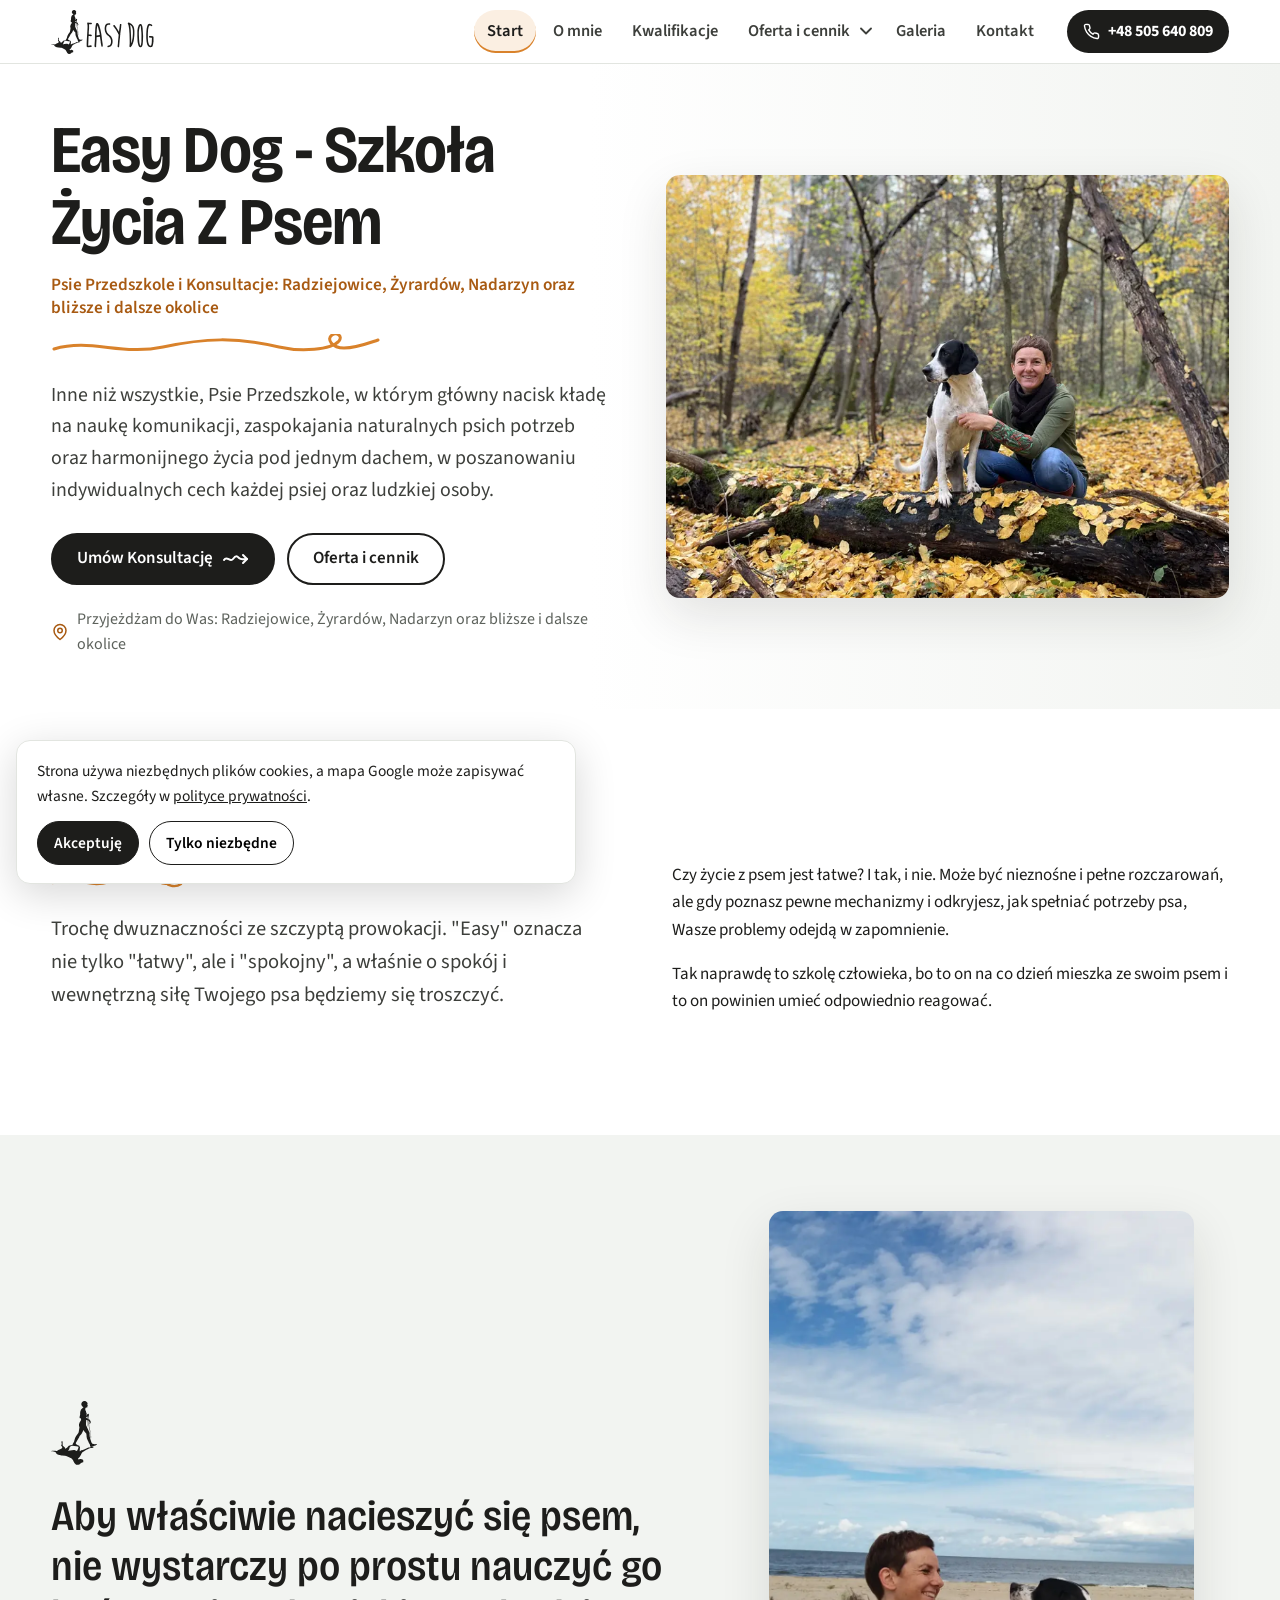
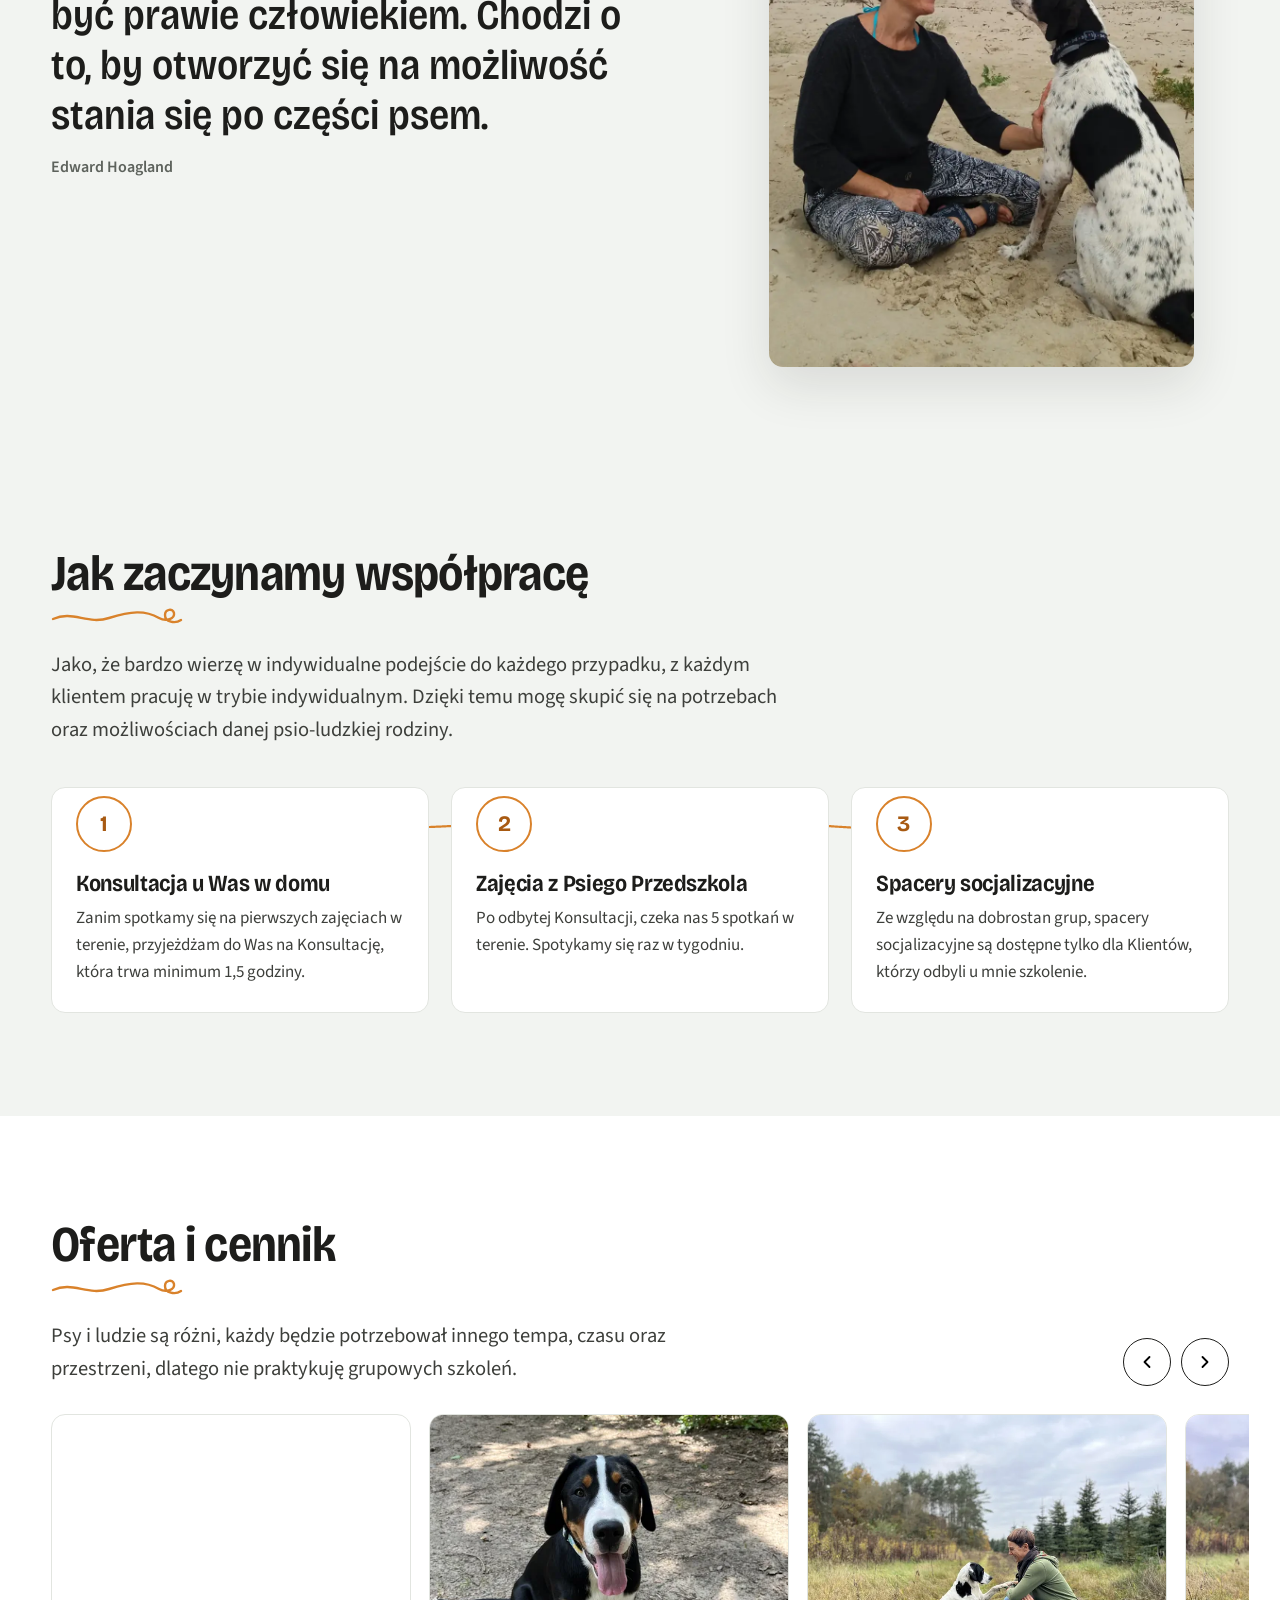
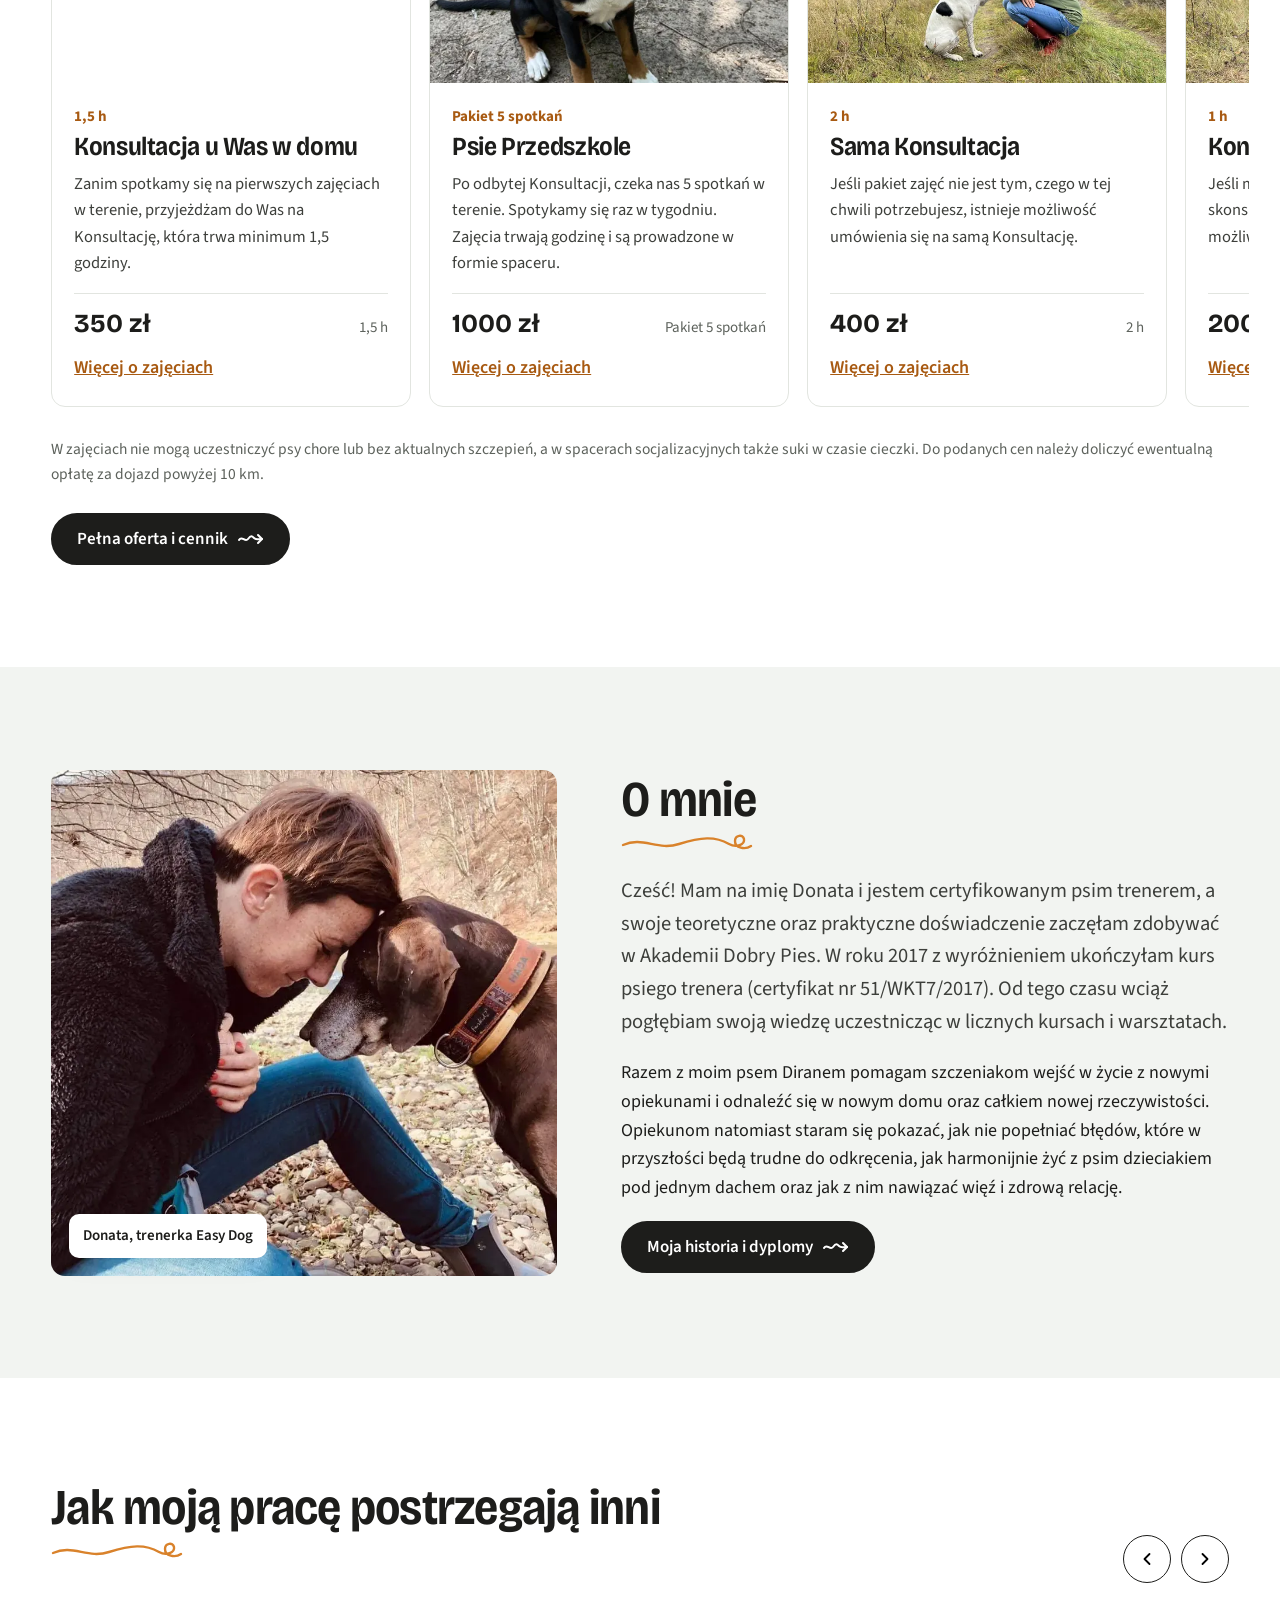
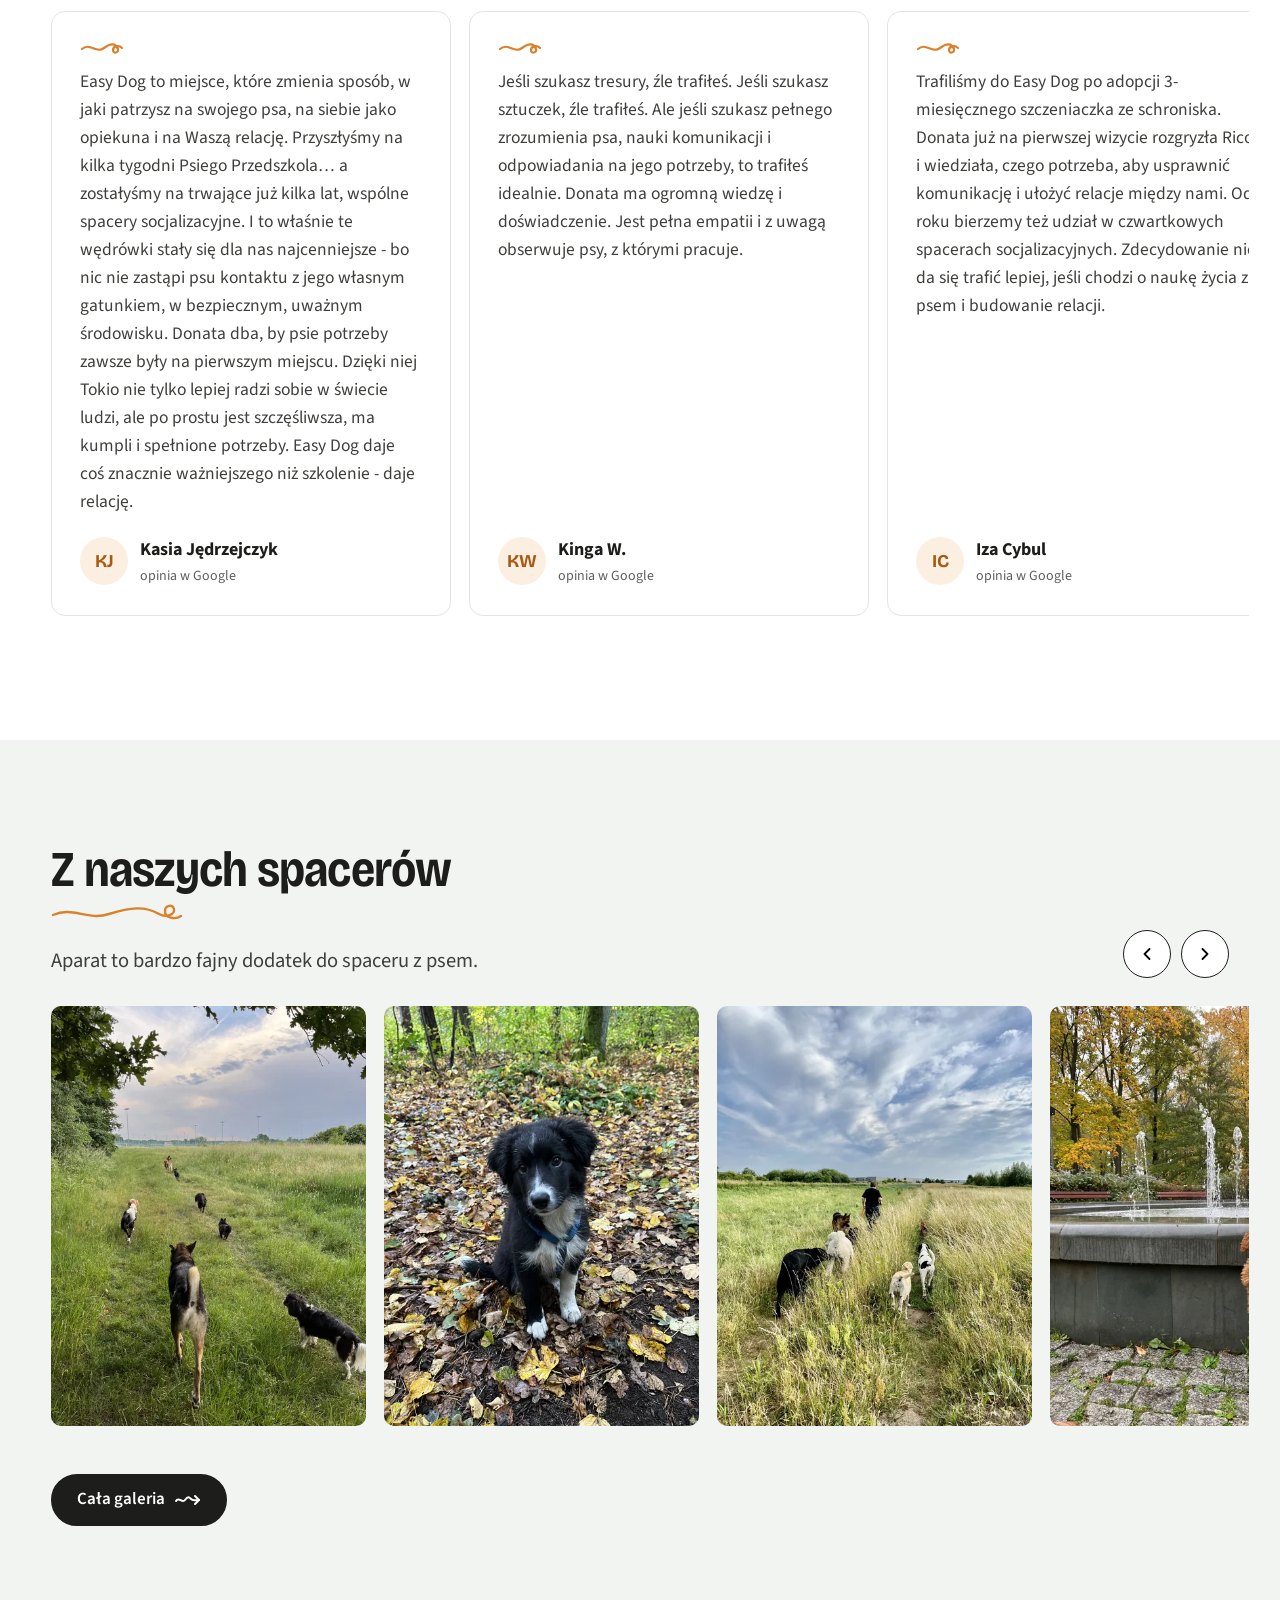
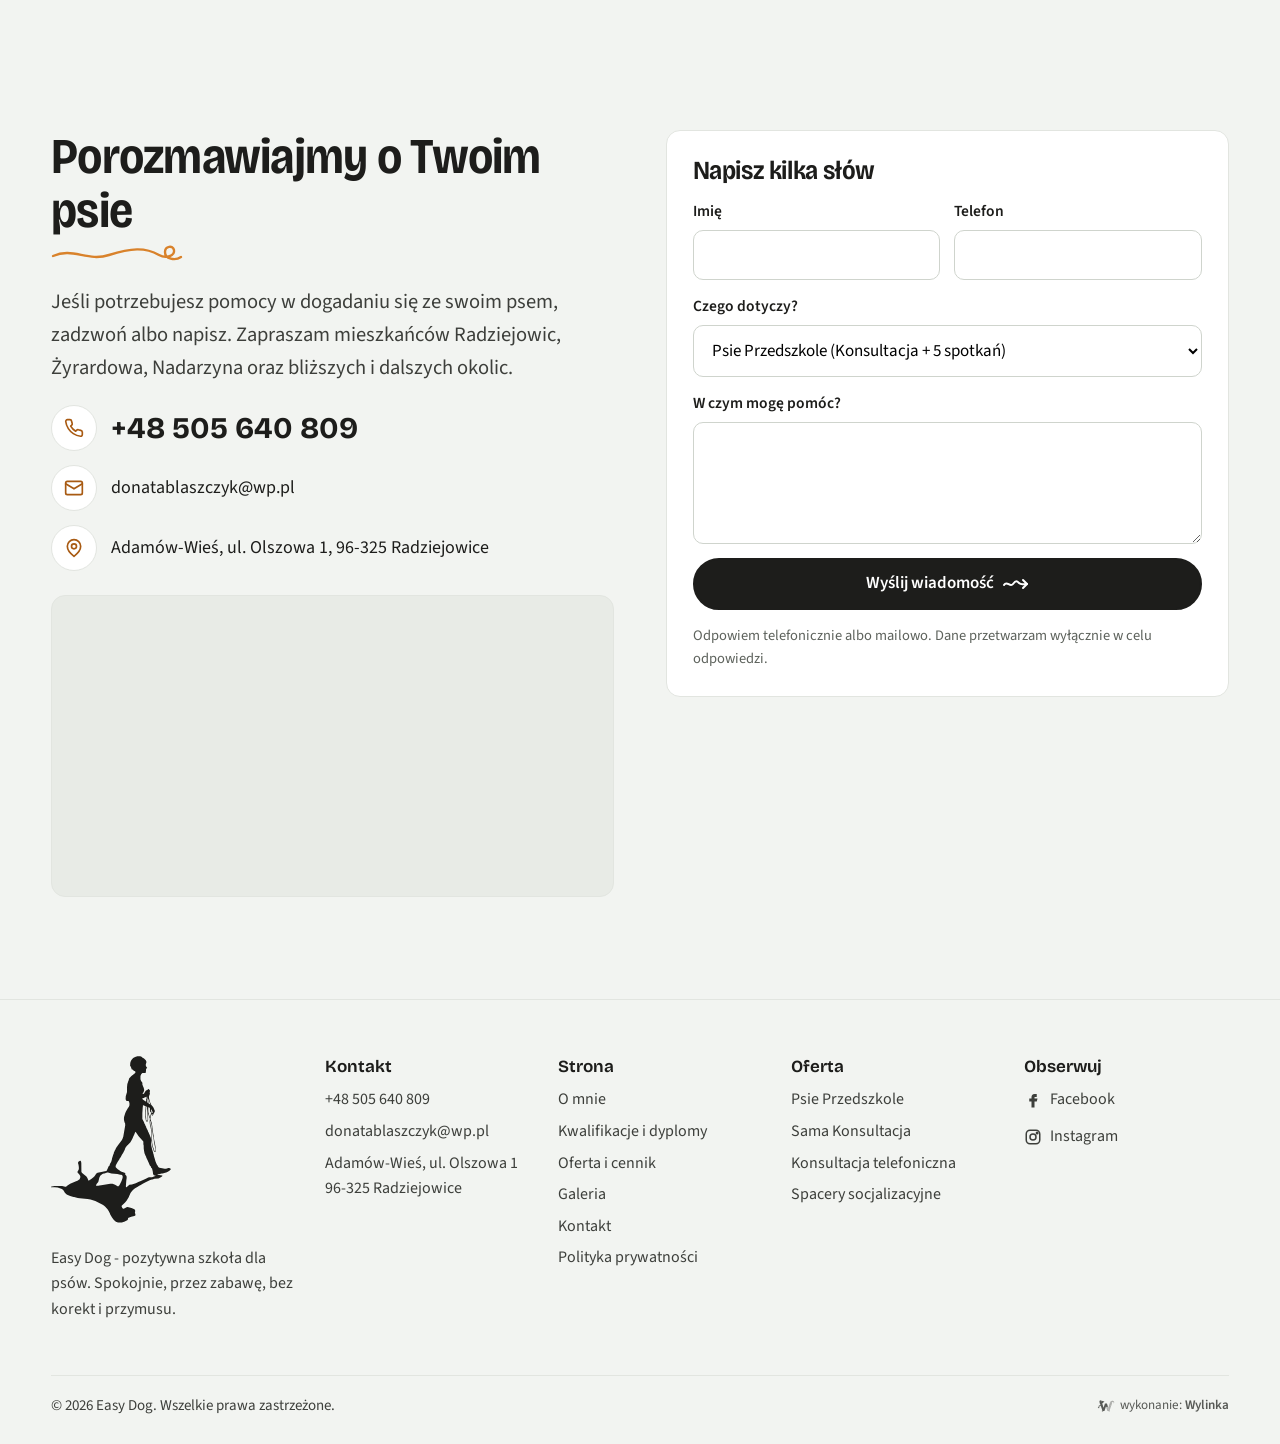
<file: index.html>
<!doctype html>
<html lang="pl">
<head>
<meta charset="utf-8">
<meta name="viewport" content="width=device-width,initial-scale=1">
<meta name="robots" content="noindex,nofollow">
<title>Easy Dog - Szkoła Życia Z Psem | Psie Przedszkole Radziejowice, Żyrardów, Nadarzyn</title>
<meta name="description" content="Easy Dog - Szkoła Życia Z Psem. Psie Przedszkole i Konsultacje z dojazdem: Radziejowice, Żyrardów, Nadarzyn oraz bliższe i dalsze okolice. Indywidualnie, w terenie, bez kolczatek i przymusu.">
<link rel="icon" href="img/znak.svg" type="image/svg+xml">
<link rel="preconnect" href="https://fonts.googleapis.com">
<link rel="preconnect" href="https://fonts.gstatic.com" crossorigin>
<link href="https://fonts.googleapis.com/css2?family=Bricolage+Grotesque:opsz,wdth,wght@12..96,75..100,400..700&family=Source+Sans+3:wght@400;600;700&display=swap" rel="stylesheet">
<link rel="stylesheet" href="style.css?v=2111b">
<style>
.wylinka-badge{display:inline-flex;align-items:center;gap:.4em;color:inherit;text-decoration:none;font-size:.875em;line-height:1;opacity:.85}
.wylinka-badge:hover,.wylinka-badge:focus-visible{opacity:1}
.wylinka-badge:focus-visible{outline:2px solid currentColor;outline-offset:3px;border-radius:2px}
.wylinka-badge svg{width:18px;height:18px;flex:none;overflow:visible}
.wylinka-badge b{font-weight:600}
.wylinka-badge .wy-old{opacity:.45;transform-origin:40px 30px;transition:transform .32s cubic-bezier(.3,.7,.4,1),opacity .32s ease-out}
.wylinka-badge .wy-pod{opacity:0;transition:opacity .2s ease-out .08s}
.wylinka-badge:hover .wy-old,.wylinka-badge:focus-visible .wy-old{transform:translate(9px,7px) rotate(9deg);opacity:0}
.wylinka-badge:hover .wy-pod,.wylinka-badge:focus-visible .wy-pod{opacity:1}
@media (prefers-reduced-motion:reduce){.wylinka-badge .wy-old,.wylinka-badge .wy-pod{transition:none}.wylinka-badge:hover .wy-old,.wylinka-badge:focus-visible .wy-old{transform:none;opacity:.45}.wylinka-badge:hover .wy-pod,.wylinka-badge:focus-visible .wy-pod{opacity:0}}
</style>
</head>
<body>
<header class="top">
 <div class="wrap">
  <a class="logo" href="index.html" aria-label="Easy Dog - strona główna"><svg role="img" aria-label="Easy Dog" xmlns="http://www.w3.org/2000/svg" viewBox="0 0 1240 531"><g fill="currentColor" fill-rule="evenodd"><path d="M284.0 1.0 279.8 0.5 274.8 0.8 267.8 3.0 261.5 6.5 256.0 12.5 253.0 18.8 252.2 23.5 251.8 32.0 253.8 33.5 257.2 42.8 258.5 43.2 259.5 43.0 263.5 47.2 267.5 48.8 269.0 51.0 268.0 53.8 265.2 56.8 256.0 64.0 250.0 69.8 249.0 71.2 247.0 78.2 245.0 82.8 245.0 83.8 243.0 89.0 242.0 98.8 242.0 115.0 238.0 128.0 237.5 136.2 238.2 140.2 239.8 142.5 241.8 143.5 246.5 143.5 248.2 144.5 249.8 150.8 249.8 156.5 248.0 161.8 245.0 165.2 239.0 175.8 236.5 181.5 233.0 192.5 232.2 196.8 232.2 203.2 234.0 211.0 236.0 215.2 236.2 221.0 230.0 257.0 228.0 263.0 225.8 267.2 224.0 269.5 224.0 270.2 212.0 285.5 212.0 286.2 210.2 288.2 206.2 294.8 206.0 296.2 203.0 301.2 203.0 302.0 200.2 307.5 200.0 309.8 198.0 314.2 194.0 327.2 194.0 329.0 192.0 335.5 190.0 339.8 188.0 342.8 186.0 349.0 183.0 351.8 182.0 353.8 182.0 354.8 181.0 356.2 180.0 359.8 178.0 363.2 177.8 364.8 176.2 366.0 167.5 368.0 164.2 368.2 148.2 372.0 145.5 373.2 143.8 375.0 138.5 382.5 135.2 385.8 126.2 393.0 125.2 393.2 120.0 396.8 118.8 395.8 115.8 388.5 112.8 384.0 101.0 374.0 97.8 370.5 96.8 368.5 96.5 341.0 95.8 336.8 94.8 334.5 93.8 333.8 92.2 333.8 89.8 335.0 87.2 337.0 86.0 339.8 86.2 342.5 87.0 344.0 88.2 349.8 88.8 357.2 88.0 361.8 84.2 368.5 84.2 370.0 85.2 372.0 90.2 377.5 93.2 382.0 93.2 386.0 92.8 388.2 91.0 392.0 90.0 393.0 84.2 396.8 79.8 399.0 76.0 400.2 61.0 407.0 52.5 412.2 47.8 416.0 45.0 416.2 35.5 414.2 11.0 413.8 2.2 415.2 0.0 416.5 0.0 417.5 2.0 418.0 12.0 417.8 21.2 419.0 28.0 420.8 35.0 423.8 40.0 428.2 44.2 435.2 49.0 439.8 51.5 441.5 61.0 445.8 71.5 448.8 73.5 448.8 85.2 451.8 91.5 452.8 116.2 455.0 125.8 457.0 141.0 462.0 163.0 472.8 168.2 476.0 172.8 479.8 180.0 487.8 184.0 494.2 188.0 502.5 188.2 504.0 193.8 513.0 194.2 514.5 200.2 522.0 206.5 527.8 208.8 528.8 211.5 529.0 212.5 529.8 226.5 529.8 227.5 529.0 233.0 527.8 242.8 523.0 244.8 520.2 245.0 517.5 245.8 516.0 247.0 514.8 255.5 511.8 265.2 509.5 267.2 508.8 268.8 507.2 268.8 504.5 267.0 498.0 267.8 496.0 268.0 492.2 266.8 489.5 265.5 488.2 256.2 484.2 243.8 481.0 240.5 481.2 234.8 484.8 231.2 486.0 229.8 486.0 227.0 484.0 224.8 479.2 225.0 476.5 235.8 466.2 240.5 460.5 247.8 448.5 248.8 445.5 249.8 444.2 249.8 443.5 250.5 442.8 252.8 437.2 254.8 433.8 260.8 426.2 267.5 420.8 274.8 416.8 280.8 412.8 284.2 411.2 293.5 405.8 295.2 405.2 299.5 402.8 315.8 395.0 321.5 392.8 323.2 392.8 329.5 391.0 342.2 389.8 351.0 385.5 354.8 381.8 354.2 380.5 344.0 378.8 338.2 379.2 338.2 378.5 341.5 376.8 343.8 376.5 352.2 374.0 355.5 373.8 360.8 372.5 369.0 369.8 375.8 365.8 380.5 361.8 381.2 360.5 381.0 359.2 379.8 358.0 376.2 356.2 373.8 356.2 366.2 358.8 361.8 359.0 345.5 356.0 343.5 355.0 341.8 353.2 339.8 350.5 338.8 347.5 336.8 345.8 331.8 333.2 331.8 332.0 327.8 319.2 326.8 313.8 325.8 311.5 324.8 306.5 322.0 297.8 319.8 288.0 318.5 280.2 319.0 267.2 317.5 259.5 314.8 253.5 314.8 252.2 313.8 250.8 313.8 250.0 313.0 249.2 310.8 243.5 308.8 240.0 308.8 238.8 302.8 226.8 302.8 225.5 300.8 222.2 299.8 219.2 297.0 214.2 296.8 212.5 295.8 211.2 295.8 210.5 290.8 200.5 290.8 182.2 292.0 164.0 292.5 161.5 292.5 157.5 293.2 156.8 294.0 156.8 297.8 158.5 299.2 158.8 301.2 159.8 301.8 160.5 301.0 164.2 301.0 168.0 300.0 176.5 300.0 192.2 302.0 205.5 303.2 207.8 305.5 209.2 307.2 208.8 308.8 206.5 309.2 202.2 308.8 186.2 309.2 185.2 309.8 185.5 311.0 188.5 311.0 190.2 314.8 200.0 314.0 211.0 315.2 220.2 317.0 226.5 319.0 237.8 319.8 247.2 319.8 269.0 321.0 281.0 323.0 290.0 327.2 302.2 328.2 304.2 329.8 305.8 331.8 306.0 332.8 305.2 333.2 303.5 332.8 288.8 327.2 260.0 326.8 254.0 324.8 243.2 324.8 241.0 322.8 228.5 322.8 225.8 320.8 213.5 316.5 200.5 317.0 196.2 319.2 187.0 322.2 184.8 323.0 184.8 323.2 186.0 322.0 188.8 322.0 190.0 322.5 190.5 323.5 190.5 323.8 189.2 325.8 186.2 327.0 182.8 329.8 178.0 330.5 176.0 330.5 174.2 329.8 173.2 329.8 172.2 329.0 171.2 326.5 164.5 323.8 160.5 319.0 155.0 317.8 151.5 315.8 148.2 314.8 145.5 314.8 144.2 313.8 142.2 313.8 140.8 312.2 135.2 311.8 127.0 313.8 124.0 314.8 119.2 314.8 117.5 314.0 116.0 315.0 112.5 314.8 109.2 312.8 107.5 312.2 106.0 311.2 105.2 310.2 105.2 306.2 108.0 302.5 109.8 300.0 112.8 298.0 116.5 298.0 117.2 295.5 120.0 293.2 121.0 292.0 121.0 291.5 120.5 291.8 119.5 293.5 117.2 295.8 112.0 296.5 109.2 296.5 106.5 294.8 100.5 293.8 99.0 292.8 95.2 291.0 91.5 291.0 87.2 290.5 84.5 286.8 79.2 284.8 74.0 284.8 63.5 287.0 58.2 290.8 54.5 293.0 53.8 300.0 53.8 301.8 52.8 302.2 51.8 301.8 49.0 302.8 47.8 302.0 45.2 303.0 44.5 302.0 41.2 303.5 40.0 305.0 39.5 306.0 38.5 306.0 37.8 303.0 33.5 301.8 30.0 301.8 26.5 302.8 24.0 302.8 22.5 304.0 20.0 303.8 18.2 301.8 13.8 295.2 7.2 292.8 6.0 288.2 2.5ZM337.5 379.2 338.2 379.2ZM143.2 411.2 145.8 407.0 149.8 402.2 150.8 400.2 153.8 387.8 156.8 381.5 163.5 376.0 167.8 374.0 170.0 373.8 179.0 371.0 181.5 371.0 192.2 373.8 211.2 375.8 220.5 377.8 223.8 378.0 225.2 378.5 227.8 381.5 228.2 384.2 227.8 388.2 224.0 399.2 223.0 400.5 223.0 401.2 217.8 411.5 213.5 415.8 204.0 410.2 195.8 406.8 188.8 407.0 159.8 411.8 154.2 412.0 150.2 412.8 144.5 413.0 143.2 412.2ZM269.2 241.5 279.0 255.2 294.0 272.5 294.0 281.2 295.0 285.2 295.2 295.5 297.0 306.2 298.2 311.0 300.0 314.8 300.2 316.2 302.8 320.8 303.2 323.0 309.0 334.8 309.0 335.8 310.0 337.2 314.0 347.0 315.2 349.2 318.0 352.0 318.2 354.8 321.0 357.5 321.8 359.0 323.8 366.8 325.0 375.8 326.2 378.2 327.5 379.5 329.5 380.2 332.5 380.2 332.8 381.0 331.8 382.0 321.5 385.8 318.0 386.2 312.2 386.0 309.5 386.8 302.0 391.0 284.2 399.0 279.8 400.2 269.8 404.8 257.5 408.8 249.5 409.8 242.2 416.5 240.0 417.8 239.0 417.8 238.5 416.2 238.5 412.5 239.8 395.5 240.8 388.8 240.8 384.2 239.8 381.0 236.0 377.0 236.8 374.5 236.2 373.5 234.2 372.0 222.8 368.0 216.2 363.0 212.5 360.8 206.8 355.2 205.8 353.2 205.8 350.0 206.8 347.0 212.0 337.5 217.8 328.8 217.8 328.0 219.8 324.5 221.8 322.0 225.8 314.5 229.5 309.0 234.8 298.5 236.0 294.5 238.0 290.5 241.8 285.8 247.5 280.5 252.8 274.2 257.8 266.2 260.5 260.5 261.8 256.5 262.8 255.2 262.8 254.5 265.8 248.5 266.8 245.0 268.5 242.0ZM316.2 206.8 317.0 207.2 318.0 210.2 318.0 211.8 320.0 218.8 324.0 250.5 327.0 266.8 328.0 275.0 330.8 288.2 331.8 297.2 331.8 303.5 331.2 304.0 330.2 304.0 329.8 303.5 328.8 300.5 327.8 299.2 326.8 294.8 325.8 293.0 325.8 291.8 323.8 285.8 322.0 276.5 320.8 237.5 319.8 233.2 319.8 230.8 317.8 223.0 316.0 213.5 315.8 207.5ZM322.8 175.5 323.8 176.8 323.8 179.2 322.8 181.2 321.0 182.5 320.8 180.8 321.8 178.8 321.8 176.5ZM310.5 162.8 313.0 163.8 314.8 166.0 315.2 178.2 316.0 179.0 317.0 178.8 317.8 177.8 318.0 173.8 318.8 170.8 319.8 170.2 321.0 171.2 321.0 174.2 320.0 178.8 318.0 183.8 316.0 192.2 316.0 194.2 315.2 195.0 313.8 192.8 313.8 191.5 311.8 186.2 310.0 178.2 309.5 168.8 309.8 163.5ZM307.8 162.5 308.0 163.5 307.5 164.0 307.0 163.0ZM303.5 160.8 304.5 160.8 305.5 162.5 307.0 179.8 307.8 201.5 307.0 206.0 305.8 207.2 303.8 205.2 303.0 202.8 302.8 196.8 301.8 190.5 301.8 178.8 302.8 169.2 303.0 161.2ZM310.2 137.2 310.8 137.5 312.0 140.8 312.0 142.8 313.0 144.8 313.0 145.8 315.0 149.8 315.2 151.2 316.8 153.5 316.5 154.5 315.0 154.0 310.0 150.2 309.8 139.0ZM308.2 134.2 308.8 135.5 308.5 148.5 307.5 149.0 306.8 148.5 306.2 146.8 306.8 137.8 307.5 134.8ZM290.8 135.5 291.5 134.8 295.0 133.5 298.0 131.8 302.2 130.5 302.8 131.0 303.0 144.2 302.5 144.8 301.5 144.5 293.5 139.0 290.8 136.5ZM306.2 129.5 306.8 130.5 306.0 132.0 305.8 136.2 305.0 136.8 304.5 136.0 304.0 130.5 304.8 129.5Z"/><path transform="translate(391.3 -151.5) scale(2.15)" d="M44.5 142.0 32.5 142.2 24.0 140.8 22.0 142.2 21.0 144.8 23.0 155.5 23.2 168.5 19.0 237.0 18.2 257.0 18.2 274.8 19.0 276.5 21.2 278.8 24.8 279.8 42.8 278.0 45.2 276.8 46.8 274.5 46.8 272.5 44.8 270.0 42.2 269.0 28.0 270.5 26.8 270.0 29.0 217.2 29.8 216.8 36.8 216.8 40.5 217.5 43.5 217.5 45.0 216.8 46.8 215.0 47.2 213.5 46.5 211.0 44.2 209.0 40.2 208.2 30.8 207.5 29.8 206.5 30.2 192.8 31.8 174.5 31.8 156.0 31.2 151.5 32.2 150.8 44.2 150.5 46.5 149.5 47.5 147.8 47.5 144.8 46.2 143.0ZM76.0 143.2 73.8 144.0 72.0 146.0 71.0 148.0 69.0 156.5 67.0 170.5 64.8 204.5 64.8 232.2 62.0 274.0 63.2 277.2 64.8 278.8 66.8 279.5 68.0 279.5 69.8 278.8 72.0 276.0 71.5 269.2 73.8 236.2 73.8 223.8 74.8 222.8 79.2 221.8 92.5 220.2 93.0 221.0 94.0 230.0 96.8 246.8 97.0 252.2 101.0 274.5 102.0 276.0 103.0 276.8 105.2 276.8 107.0 275.8 108.8 273.5 108.2 262.8 104.0 235.2 102.8 221.5 100.8 207.2 97.8 190.8 96.8 187.5 96.5 184.0 92.8 169.5 90.8 163.8 89.8 158.8 86.5 151.2 84.0 147.5 80.5 144.0 78.5 143.2ZM78.8 158.0 79.8 159.0 80.0 161.0 81.0 162.8 82.0 167.2 82.8 168.5 84.0 174.0 84.8 175.5 85.0 178.5 87.0 185.0 90.8 201.0 91.0 205.2 92.0 209.8 91.5 210.8 90.0 211.2 74.2 213.2 73.8 212.8 75.0 180.5 77.0 163.8 77.8 161.5 77.8 158.8ZM147.2 144.5 143.5 144.5 134.8 146.0 129.8 148.2 127.2 150.0 124.2 153.5 122.0 157.5 120.2 164.8 119.2 172.5 119.5 180.2 121.0 189.2 122.0 192.8 125.2 200.2 128.0 205.0 134.5 211.8 142.2 218.2 148.8 225.8 152.0 231.5 154.8 241.2 154.8 251.2 153.0 259.5 151.0 264.0 146.8 268.0 143.0 269.8 137.2 271.2 134.8 273.5 134.5 275.5 135.0 277.2 136.8 279.0 138.5 279.8 143.5 278.8 148.5 276.8 154.0 273.8 157.8 270.2 161.8 261.0 163.2 255.0 163.8 249.5 163.5 240.0 162.8 236.0 160.5 229.5 156.5 221.2 151.8 215.2 141.5 206.0 134.0 198.0 131.0 191.5 128.8 183.5 128.0 178.0 128.0 171.8 128.8 166.5 130.8 159.8 132.0 157.8 134.0 155.8 135.8 154.8 139.8 153.8 146.0 153.8 148.5 152.8 150.8 150.0 150.8 147.8 148.5 145.0ZM210.0 148.5 207.8 148.5 206.2 149.2 205.0 151.0 200.2 186.8 200.2 191.2 199.8 192.0 199.2 192.0 197.8 190.0 197.5 189.0 194.0 183.8 193.8 182.5 188.0 174.0 186.8 171.2 176.5 156.8 174.2 155.0 171.2 154.5 170.0 155.0 168.0 157.0 167.5 159.0 168.0 161.5 175.0 170.0 176.2 172.5 180.0 177.2 186.0 187.2 187.0 188.2 188.2 191.2 194.0 200.8 194.0 201.8 198.0 209.2 194.0 248.0 193.8 256.5 192.0 273.0 192.0 276.2 194.5 279.2 195.8 279.8 197.2 279.8 199.0 279.0 199.8 278.2 200.5 276.0 203.8 237.5 205.8 221.2 206.0 214.0 207.2 207.5 207.0 204.2 211.5 171.2 212.0 162.8 213.2 153.8 213.2 151.8 212.8 150.5 211.2 149.0Z"/><path transform="translate(195.0 -151.5) scale(2.15)" d="M344.5 141.0 342.5 141.8 341.0 143.2 340.2 144.8 340.2 146.2 344.0 154.5 345.0 158.2 348.0 177.5 350.0 205.5 351.0 241.0 351.0 260.2 350.0 269.5 350.0 276.8 351.5 278.8 354.0 279.8 356.8 278.8 362.8 271.2 368.8 258.5 372.8 245.8 375.5 231.5 375.8 225.0 376.8 217.8 377.5 206.2 377.5 187.2 375.5 171.5 372.8 163.2 369.2 156.8 363.0 149.8 358.0 146.0 354.0 144.2 351.5 143.8 347.5 141.2ZM353.8 154.8 354.8 154.8 357.2 156.5 363.0 163.5 366.8 173.2 368.0 179.0 369.0 187.5 369.2 202.5 367.8 223.0 366.8 230.2 363.5 245.8 361.0 253.0 361.0 254.5 359.8 255.5 358.8 254.2 359.2 253.2 359.5 237.5 357.2 183.8 355.8 168.8 353.8 156.5 353.2 155.5ZM411.5 148.5 409.2 149.0 406.8 150.2 403.0 154.5 400.2 159.5 400.0 161.5 397.2 169.2 394.2 185.5 394.0 217.8 395.2 244.5 396.2 253.0 399.0 265.8 401.0 271.5 404.2 276.2 407.2 278.8 409.2 279.5 412.5 279.8 416.8 278.5 420.8 274.5 423.8 264.8 425.5 244.0 426.5 217.5 424.0 176.5 422.5 164.8 420.8 158.5 417.5 151.8 415.0 149.5ZM410.8 158.8 412.0 159.5 413.0 162.2 413.8 166.8 416.8 197.8 417.2 212.5 416.8 249.8 414.8 264.0 414.0 265.8 413.8 268.0 412.0 271.0 411.0 271.0 409.0 268.2 405.8 256.0 403.8 234.5 402.5 208.2 402.5 193.5 403.8 181.5 406.8 167.8 408.8 161.8 410.0 159.2ZM461.8 148.2 458.5 149.0 455.0 151.0 452.2 154.8 449.0 162.5 446.2 176.2 445.0 187.8 444.0 206.5 444.0 229.2 446.0 249.2 449.0 262.2 451.0 267.5 454.2 273.0 458.8 276.8 462.5 278.5 468.5 279.2 472.0 278.8 475.0 277.5 478.5 274.8 479.8 272.5 482.8 261.0 484.0 251.2 484.8 249.8 484.8 221.8 483.0 219.0 480.5 218.0 469.8 216.8 465.2 215.8 461.8 216.0 460.0 217.5 459.5 219.5 460.0 222.8 461.2 224.2 474.8 226.2 476.0 227.2 475.0 253.2 473.8 260.8 473.0 262.5 472.8 266.0 472.0 268.2 470.5 269.8 467.8 270.8 466.5 270.5 462.0 268.0 458.8 263.2 456.0 254.8 454.5 247.5 453.0 230.2 453.0 202.0 454.5 180.5 456.8 168.2 458.8 161.8 460.5 158.5 462.5 157.0 464.8 157.0 467.0 157.8 471.8 160.5 474.5 161.0 475.8 160.5 477.5 158.8 478.0 156.2 477.0 154.2 472.0 150.0 466.0 148.5Z"/></g></svg></a>
  <nav class="nav" aria-label="Menu"><a href="index.html" aria-current="page">Start</a><a href="o-mnie.html">O mnie</a><a href="kwalifikacje.html">Kwalifikacje</a><div class="sub"><a href="oferta.html">Oferta i cennik</a><button class="sub-t" type="button" aria-label="Pokaż usługi" aria-expanded="false"><svg viewBox="0 0 12 8" aria-hidden="true"><path d="M1 1.5 6 6.5 11 1.5" fill="none" stroke="currentColor" stroke-width="1.8" stroke-linecap="round" stroke-linejoin="round"/></svg></button><div class="sub-m"><a href="psie-przedszkole.html">Psie Przedszkole</a><a href="konsultacja.html">Sama Konsultacja</a><a href="konsultacja-telefoniczna.html">Konsultacja telefoniczna</a><a href="spacery-socjalizacyjne.html">Spacery socjalizacyjne</a></div></div><a href="galeria.html">Galeria</a><a href="kontakt.html">Kontakt</a><a class="mtel" href="tel:+48505640809">+48 505 640 809</a></nav>
  <a class="tel-top" href="tel:+48505640809"><svg viewBox="0 0 24 24" fill="none" stroke="currentColor" stroke-width="2" stroke-linecap="round" stroke-linejoin="round" aria-hidden="true"><path d="M22 16.9v3a2 2 0 0 1-2.2 2 19.8 19.8 0 0 1-8.6-3.1 19.5 19.5 0 0 1-6-6A19.8 19.8 0 0 1 2.1 4.2 2 2 0 0 1 4.1 2h3a2 2 0 0 1 2 1.7c.1.9.4 1.8.7 2.7a2 2 0 0 1-.5 2.1L8 9.8a16 16 0 0 0 6 6l1.3-1.3a2 2 0 0 1 2.1-.4c.9.3 1.8.6 2.7.7a2 2 0 0 1 1.7 2z"/></svg>+48 505 640 809</a>
  <button class="burger" aria-label="Otwórz menu" aria-expanded="false"><span></span><span></span><span></span></button>
 </div>
</header>
<main>

<section class="hero">
 <div class="wrap hero-g">
  <div class="hero-txt">
   <h1>Easy Dog - Szkoła Życia Z Psem<span class="h1-f">Psie Przedszkole i Konsultacje: Radziejowice, Żyrardów, Nadarzyn oraz bliższe i dalsze okolice</span><svg class="ln" viewBox="0 0 330 24" fill="none" aria-hidden="true"><path d="M3 15C40 4 70 22 112 13S186 3 228 13c22 5 52 3 60-6 4-5-2-9-7-6-6 4 0 13 12 13 12 0 22-4 34-8" stroke="#D9822B" stroke-width="3" stroke-linecap="round"/></svg></h1>
   <p>Inne niż wszystkie, Psie Przedszkole, w którym główny nacisk kładę na naukę komunikacji, zaspokajania naturalnych psich potrzeb oraz harmonijnego życia pod jednym dachem, w poszanowaniu indywidualnych cech każdej psiej oraz ludzkiej osoby.</p>
   <div class="cta"><a class="btn btn-p" href="kontakt.html">Umów Konsultację <svg viewBox="0 0 26 12" fill="none" stroke="currentColor" stroke-width="2" stroke-linecap="round" stroke-linejoin="round" aria-hidden="true"><path d="M1 7c3-5 6 3 9-1s4-3 6-1 3 1 8 1"/><path d="m20 2 4 4-4 4"/></svg></a><a class="btn btn-s" href="oferta.html">Oferta i cennik</a></div>
   <div class="gdzie"><svg viewBox="0 0 24 24" fill="none" stroke="currentColor" stroke-width="2" stroke-linecap="round" stroke-linejoin="round" aria-hidden="true"><path d="M20 10c0 6-8 12-8 12S4 16 4 10a8 8 0 0 1 16 0z"/><circle cx="12" cy="10" r="3"/></svg>Przyjeżdżam do Was: Radziejowice, Żyrardów, Nadarzyn oraz bliższe i dalsze okolice</div>
  </div>
  <div class="hero-f"><img src="img/hero-start-1200.webp" srcset="img/hero-start-800.webp 800w, img/hero-start-1200.webp 1200w, img/hero-start-1800.webp 1800w, img/hero-start-2400.webp 2400w" sizes="(max-width: 860px) calc(100vw - 40px), min(46vw, 740px)" alt="Donata z psem w jesiennym lesie" width="2400" height="1800" fetchpriority="high" decoding="async"></div>
 </div>
</section>

<section class="sec" id="jak">
 <div class="wrap two nazwa">
  <div class="rv">
   <h2 class="h2">Skąd nazwa Easy Dog?</h2>
   <p class="lead">Trochę dwuznaczności ze szczyptą prowokacji. "Easy" oznacza nie tylko "łatwy", ale i "spokojny", a właśnie o spokój i wewnętrzną siłę Twojego psa będziemy się troszczyć.</p>
  </div>
  <div class="rv nazwa-p">
   <p>Czy życie z psem jest łatwe? I tak, i nie. Może być nieznośne i pełne rozczarowań, ale gdy poznasz pewne mechanizmy i odkryjesz, jak spełniać potrzeby psa, Wasze problemy odejdą w zapomnienie.</p>
   <p>Tak naprawdę to szkolę człowieka, bo to on na co dzień mieszka ze swoim psem i to on powinien umieć odpowiednio reagować.</p>
  </div>
  </div>
</section>

<section class="cytat cy2" aria-label="Cytat">
 <div class="wrap">
  <div class="cy-t"><div class="znak"><svg aria-hidden="true" xmlns="http://www.w3.org/2000/svg" viewBox="0 0 382 531"><path fill="currentColor" fill-rule="evenodd" d="M284.0 1.0 279.8 0.5 274.8 0.8 267.8 3.0 261.5 6.5 256.0 12.5 253.0 18.8 252.2 23.5 251.8 32.0 253.8 33.5 257.2 42.8 258.5 43.2 259.5 43.0 263.5 47.2 267.5 48.8 269.0 51.0 268.0 53.8 265.2 56.8 256.0 64.0 250.0 69.8 249.0 71.2 247.0 78.2 245.0 82.8 245.0 83.8 243.0 89.0 242.0 98.8 242.0 115.0 238.0 128.0 237.5 136.2 238.2 140.2 239.8 142.5 241.8 143.5 246.5 143.5 248.2 144.5 249.8 150.8 249.8 156.5 248.0 161.8 245.0 165.2 239.0 175.8 236.5 181.5 233.0 192.5 232.2 196.8 232.2 203.2 234.0 211.0 236.0 215.2 236.2 221.0 230.0 257.0 228.0 263.0 225.8 267.2 224.0 269.5 224.0 270.2 212.0 285.5 212.0 286.2 210.2 288.2 206.2 294.8 206.0 296.2 203.0 301.2 203.0 302.0 200.2 307.5 200.0 309.8 198.0 314.2 194.0 327.2 194.0 329.0 192.0 335.5 190.0 339.8 188.0 342.8 186.0 349.0 183.0 351.8 182.0 353.8 182.0 354.8 181.0 356.2 180.0 359.8 178.0 363.2 177.8 364.8 176.2 366.0 167.5 368.0 164.2 368.2 148.2 372.0 145.5 373.2 143.8 375.0 138.5 382.5 135.2 385.8 126.2 393.0 125.2 393.2 120.0 396.8 118.8 395.8 115.8 388.5 112.8 384.0 101.0 374.0 97.8 370.5 96.8 368.5 96.5 341.0 95.8 336.8 94.8 334.5 93.8 333.8 92.2 333.8 89.8 335.0 87.2 337.0 86.0 339.8 86.2 342.5 87.0 344.0 88.2 349.8 88.8 357.2 88.0 361.8 84.2 368.5 84.2 370.0 85.2 372.0 90.2 377.5 93.2 382.0 93.2 386.0 92.8 388.2 91.0 392.0 90.0 393.0 84.2 396.8 79.8 399.0 76.0 400.2 61.0 407.0 52.5 412.2 47.8 416.0 45.0 416.2 35.5 414.2 11.0 413.8 2.2 415.2 0.0 416.5 0.0 417.5 2.0 418.0 12.0 417.8 21.2 419.0 28.0 420.8 35.0 423.8 40.0 428.2 44.2 435.2 49.0 439.8 51.5 441.5 61.0 445.8 71.5 448.8 73.5 448.8 85.2 451.8 91.5 452.8 116.2 455.0 125.8 457.0 141.0 462.0 163.0 472.8 168.2 476.0 172.8 479.8 180.0 487.8 184.0 494.2 188.0 502.5 188.2 504.0 193.8 513.0 194.2 514.5 200.2 522.0 206.5 527.8 208.8 528.8 211.5 529.0 212.5 529.8 226.5 529.8 227.5 529.0 233.0 527.8 242.8 523.0 244.8 520.2 245.0 517.5 245.8 516.0 247.0 514.8 255.5 511.8 265.2 509.5 267.2 508.8 268.8 507.2 268.8 504.5 267.0 498.0 267.8 496.0 268.0 492.2 266.8 489.5 265.5 488.2 256.2 484.2 243.8 481.0 240.5 481.2 234.8 484.8 231.2 486.0 229.8 486.0 227.0 484.0 224.8 479.2 225.0 476.5 235.8 466.2 240.5 460.5 247.8 448.5 248.8 445.5 249.8 444.2 249.8 443.5 250.5 442.8 252.8 437.2 254.8 433.8 260.8 426.2 267.5 420.8 274.8 416.8 280.8 412.8 284.2 411.2 293.5 405.8 295.2 405.2 299.5 402.8 315.8 395.0 321.5 392.8 323.2 392.8 329.5 391.0 342.2 389.8 351.0 385.5 354.8 381.8 354.2 380.5 344.0 378.8 338.2 379.2 338.2 378.5 341.5 376.8 343.8 376.5 352.2 374.0 355.5 373.8 360.8 372.5 369.0 369.8 375.8 365.8 380.5 361.8 381.2 360.5 381.0 359.2 379.8 358.0 376.2 356.2 373.8 356.2 366.2 358.8 361.8 359.0 345.5 356.0 343.5 355.0 341.8 353.2 339.8 350.5 338.8 347.5 336.8 345.8 331.8 333.2 331.8 332.0 327.8 319.2 326.8 313.8 325.8 311.5 324.8 306.5 322.0 297.8 319.8 288.0 318.5 280.2 319.0 267.2 317.5 259.5 314.8 253.5 314.8 252.2 313.8 250.8 313.8 250.0 313.0 249.2 310.8 243.5 308.8 240.0 308.8 238.8 302.8 226.8 302.8 225.5 300.8 222.2 299.8 219.2 297.0 214.2 296.8 212.5 295.8 211.2 295.8 210.5 290.8 200.5 290.8 182.2 292.0 164.0 292.5 161.5 292.5 157.5 293.2 156.8 294.0 156.8 297.8 158.5 299.2 158.8 301.2 159.8 301.8 160.5 301.0 164.2 301.0 168.0 300.0 176.5 300.0 192.2 302.0 205.5 303.2 207.8 305.5 209.2 307.2 208.8 308.8 206.5 309.2 202.2 308.8 186.2 309.2 185.2 309.8 185.5 311.0 188.5 311.0 190.2 314.8 200.0 314.0 211.0 315.2 220.2 317.0 226.5 319.0 237.8 319.8 247.2 319.8 269.0 321.0 281.0 323.0 290.0 327.2 302.2 328.2 304.2 329.8 305.8 331.8 306.0 332.8 305.2 333.2 303.5 332.8 288.8 327.2 260.0 326.8 254.0 324.8 243.2 324.8 241.0 322.8 228.5 322.8 225.8 320.8 213.5 316.5 200.5 317.0 196.2 319.2 187.0 322.2 184.8 323.0 184.8 323.2 186.0 322.0 188.8 322.0 190.0 322.5 190.5 323.5 190.5 323.8 189.2 325.8 186.2 327.0 182.8 329.8 178.0 330.5 176.0 330.5 174.2 329.8 173.2 329.8 172.2 329.0 171.2 326.5 164.5 323.8 160.5 319.0 155.0 317.8 151.5 315.8 148.2 314.8 145.5 314.8 144.2 313.8 142.2 313.8 140.8 312.2 135.2 311.8 127.0 313.8 124.0 314.8 119.2 314.8 117.5 314.0 116.0 315.0 112.5 314.8 109.2 312.8 107.5 312.2 106.0 311.2 105.2 310.2 105.2 306.2 108.0 302.5 109.8 300.0 112.8 298.0 116.5 298.0 117.2 295.5 120.0 293.2 121.0 292.0 121.0 291.5 120.5 291.8 119.5 293.5 117.2 295.8 112.0 296.5 109.2 296.5 106.5 294.8 100.5 293.8 99.0 292.8 95.2 291.0 91.5 291.0 87.2 290.5 84.5 286.8 79.2 284.8 74.0 284.8 63.5 287.0 58.2 290.8 54.5 293.0 53.8 300.0 53.8 301.8 52.8 302.2 51.8 301.8 49.0 302.8 47.8 302.0 45.2 303.0 44.5 302.0 41.2 303.5 40.0 305.0 39.5 306.0 38.5 306.0 37.8 303.0 33.5 301.8 30.0 301.8 26.5 302.8 24.0 302.8 22.5 304.0 20.0 303.8 18.2 301.8 13.8 295.2 7.2 292.8 6.0 288.2 2.5ZM337.5 379.2 338.2 379.2ZM143.2 411.2 145.8 407.0 149.8 402.2 150.8 400.2 153.8 387.8 156.8 381.5 163.5 376.0 167.8 374.0 170.0 373.8 179.0 371.0 181.5 371.0 192.2 373.8 211.2 375.8 220.5 377.8 223.8 378.0 225.2 378.5 227.8 381.5 228.2 384.2 227.8 388.2 224.0 399.2 223.0 400.5 223.0 401.2 217.8 411.5 213.5 415.8 204.0 410.2 195.8 406.8 188.8 407.0 159.8 411.8 154.2 412.0 150.2 412.8 144.5 413.0 143.2 412.2ZM269.2 241.5 279.0 255.2 294.0 272.5 294.0 281.2 295.0 285.2 295.2 295.5 297.0 306.2 298.2 311.0 300.0 314.8 300.2 316.2 302.8 320.8 303.2 323.0 309.0 334.8 309.0 335.8 310.0 337.2 314.0 347.0 315.2 349.2 318.0 352.0 318.2 354.8 321.0 357.5 321.8 359.0 323.8 366.8 325.0 375.8 326.2 378.2 327.5 379.5 329.5 380.2 332.5 380.2 332.8 381.0 331.8 382.0 321.5 385.8 318.0 386.2 312.2 386.0 309.5 386.8 302.0 391.0 284.2 399.0 279.8 400.2 269.8 404.8 257.5 408.8 249.5 409.8 242.2 416.5 240.0 417.8 239.0 417.8 238.5 416.2 238.5 412.5 239.8 395.5 240.8 388.8 240.8 384.2 239.8 381.0 236.0 377.0 236.8 374.5 236.2 373.5 234.2 372.0 222.8 368.0 216.2 363.0 212.5 360.8 206.8 355.2 205.8 353.2 205.8 350.0 206.8 347.0 212.0 337.5 217.8 328.8 217.8 328.0 219.8 324.5 221.8 322.0 225.8 314.5 229.5 309.0 234.8 298.5 236.0 294.5 238.0 290.5 241.8 285.8 247.5 280.5 252.8 274.2 257.8 266.2 260.5 260.5 261.8 256.5 262.8 255.2 262.8 254.5 265.8 248.5 266.8 245.0 268.5 242.0ZM316.2 206.8 317.0 207.2 318.0 210.2 318.0 211.8 320.0 218.8 324.0 250.5 327.0 266.8 328.0 275.0 330.8 288.2 331.8 297.2 331.8 303.5 331.2 304.0 330.2 304.0 329.8 303.5 328.8 300.5 327.8 299.2 326.8 294.8 325.8 293.0 325.8 291.8 323.8 285.8 322.0 276.5 320.8 237.5 319.8 233.2 319.8 230.8 317.8 223.0 316.0 213.5 315.8 207.5ZM322.8 175.5 323.8 176.8 323.8 179.2 322.8 181.2 321.0 182.5 320.8 180.8 321.8 178.8 321.8 176.5ZM310.5 162.8 313.0 163.8 314.8 166.0 315.2 178.2 316.0 179.0 317.0 178.8 317.8 177.8 318.0 173.8 318.8 170.8 319.8 170.2 321.0 171.2 321.0 174.2 320.0 178.8 318.0 183.8 316.0 192.2 316.0 194.2 315.2 195.0 313.8 192.8 313.8 191.5 311.8 186.2 310.0 178.2 309.5 168.8 309.8 163.5ZM307.8 162.5 308.0 163.5 307.5 164.0 307.0 163.0ZM303.5 160.8 304.5 160.8 305.5 162.5 307.0 179.8 307.8 201.5 307.0 206.0 305.8 207.2 303.8 205.2 303.0 202.8 302.8 196.8 301.8 190.5 301.8 178.8 302.8 169.2 303.0 161.2ZM310.2 137.2 310.8 137.5 312.0 140.8 312.0 142.8 313.0 144.8 313.0 145.8 315.0 149.8 315.2 151.2 316.8 153.5 316.5 154.5 315.0 154.0 310.0 150.2 309.8 139.0ZM308.2 134.2 308.8 135.5 308.5 148.5 307.5 149.0 306.8 148.5 306.2 146.8 306.8 137.8 307.5 134.8ZM290.8 135.5 291.5 134.8 295.0 133.5 298.0 131.8 302.2 130.5 302.8 131.0 303.0 144.2 302.5 144.8 301.5 144.5 293.5 139.0 290.8 136.5ZM306.2 129.5 306.8 130.5 306.0 132.0 305.8 136.2 305.0 136.8 304.5 136.0 304.0 130.5 304.8 129.5Z"/></svg></div>
  <blockquote>Aby właściwie nacieszyć się psem, nie wystarczy po prostu nauczyć go być prawie człowiekiem. Chodzi o to, by otworzyć się na możliwość stania się po części psem.<cite>Edward Hoagland</cite></blockquote></div>
  <div class="cy-f"><img src="img/hero-pion.webp" srcset="img/hero-tel.webp 900w, img/hero-pion.webp 1400w" sizes="(max-width: 860px) calc(100vw - 40px), 520px" alt="Donata z psem na plaży" width="1400" height="2489" loading="lazy" decoding="async"></div>
 </div>
</section>

<section class="sec soft">
 <div class="wrap">
  <div class="rv" style="max-width:760px"><h2 class="h2">Jak zaczynamy współpracę</h2><p class="lead">Jako, że bardzo wierzę w indywidualne podejście do każdego przypadku, z każdym klientem pracuję w trybie indywidualnym. Dzięki temu mogę skupić się na potrzebach oraz możliwościach danej psio-ludzkiej rodziny.</p></div>
  <div class="etapy rv">
   <div class="etap"><span class="nr">1</span><h3>Konsultacja u Was w domu</h3><p>Zanim spotkamy się na pierwszych zajęciach w terenie, przyjeżdżam do Was na Konsultację, która trwa minimum 1,5 godziny.</p></div>
   <div class="etap"><span class="nr">2</span><h3>Zajęcia z Psiego Przedszkola</h3><p>Po odbytej Konsultacji, czeka nas 5 spotkań w terenie. Spotykamy się raz w tygodniu.</p></div>
   <div class="etap"><span class="nr">3</span><h3>Spacery socjalizacyjne</h3><p>Ze względu na dobrostan grup, spacery socjalizacyjne są dostępne tylko dla Klientów, którzy odbyli u mnie szkolenie.</p></div>
  </div>
 </div>
</section>

<section class="sec" id="oferta">
 <div class="wrap">
  <div data-track>
 <div class="row-h"><div><h2 class="h2">Oferta i cennik</h2><p class="lead" style="margin:0;max-width:640px">Psy i ludzie są różni, każdy będzie potrzebował innego tempa, czasu oraz przestrzeni, dlatego nie praktykuję grupowych szkoleń.</p></div><div class="strz"><button data-dir="-1" aria-label="Poprzednie"><svg viewBox="0 0 24 24" fill="none" stroke="currentColor" stroke-width="2.2" stroke-linecap="round" stroke-linejoin="round" aria-hidden="true"><path d="m15 18-6-6 6-6"/></svg></button><button data-dir="1" aria-label="Następne"><svg viewBox="0 0 24 24" fill="none" stroke="currentColor" stroke-width="2.2" stroke-linecap="round" stroke-linejoin="round" aria-hidden="true"><path d="m9 18 6-6-6-6"/></svg></button></div></div>
 <div class="track " tabindex="0" aria-label="Oferta i cennik"><article class="of"><img src="img/n/ed-cz1_01-1000.webp" srcset="img/n/ed-cz1_01-640.webp 640w, img/n/ed-cz1_01-1000.webp 1000w" sizes="(max-width: 440px) 82vw, 360px" data-full="img/n/ed-cz1_01-1600.webp" alt="Donata kuca na łące z biało-czarnym psem" width="1000" height="562" loading="lazy" decoding="async"><div class="in"><span class="wiek">1,5 h</span><h3>Konsultacja u Was w domu</h3><p class="ofz">Zanim spotkamy się na pierwszych zajęciach w terenie, przyjeżdżam do Was na Konsultację, która trwa minimum 1,5 godziny.</p><div class="cena"><b>350 zł</b><span>1,5 h</span></div><a href="psie-przedszkole.html#konsultacja-w-domu" style="margin-top:14px;font-weight:600;color:var(--amber-d)">Więcej o zajęciach</a></div></article><article class="of"><img src="img/n/ed-cz3_02-1000.webp" srcset="img/n/ed-cz3_02-640.webp 640w, img/n/ed-cz3_02-1000.webp 1000w" sizes="(max-width: 440px) 82vw, 360px" data-full="img/n/ed-cz3_02-1600.webp" alt="Szczeniak berneńczyka na leśnej drodze" width="750" height="1000" loading="lazy" decoding="async"><div class="in"><span class="wiek">Pakiet 5 spotkań</span><h3>Psie Przedszkole</h3><p class="ofz">Po odbytej Konsultacji, czeka nas 5 spotkań w terenie. Spotykamy się raz w tygodniu. Zajęcia trwają godzinę i są prowadzone w formie spaceru.</p><div class="cena"><b>1000 zł</b><span>Pakiet 5 spotkań</span></div><a href="psie-przedszkole.html" style="margin-top:14px;font-weight:600;color:var(--amber-d)">Więcej o zajęciach</a></div></article><article class="of"><img src="img/n/ed-cz1_02-1000.webp" srcset="img/n/ed-cz1_02-640.webp 640w, img/n/ed-cz1_02-1000.webp 1000w" sizes="(max-width: 440px) 82vw, 360px" data-full="img/n/ed-cz1_02-1600.webp" alt="Donata przybija łapę z biało-czarnym psem na polnej drodze" width="1000" height="750" loading="lazy" decoding="async"><div class="in"><span class="wiek">2 h</span><h3>Sama Konsultacja</h3><p class="ofz">Jeśli pakiet zajęć nie jest tym, czego w tej chwili potrzebujesz, istnieje możliwość umówienia się na samą Konsultację.</p><div class="cena"><b>400 zł</b><span>2 h</span></div><a href="konsultacja.html" style="margin-top:14px;font-weight:600;color:var(--amber-d)">Więcej o zajęciach</a></div></article><article class="of"><img src="img/n/ed-cz1_05-1000.webp" srcset="img/n/ed-cz1_05-640.webp 640w, img/n/ed-cz1_05-1000.webp 1000w" sizes="(max-width: 440px) 82vw, 360px" data-full="img/n/ed-cz1_05-1600.webp" alt="Donata z biało-czarnym psem przy polnej drodze" width="1000" height="750" loading="lazy" decoding="async"><div class="in"><span class="wiek">1 h</span><h3>Konsultacja telefoniczna</h3><p class="ofz">Jeśli mamy do siebie zbyt daleko, a chcesz się skonsultować konkretnie ze mną, istnieje możliwość wsparcia na odległość.</p><div class="cena"><b>200 zł</b><span>1 h</span></div><a href="konsultacja-telefoniczna.html" style="margin-top:14px;font-weight:600;color:var(--amber-d)">Więcej o zajęciach</a></div></article><article class="of"><img src="img/n/ed-cz6_spacerk-1000.webp" srcset="img/n/ed-cz6_spacerk-640.webp 640w, img/n/ed-cz6_spacerk-1000.webp 1000w" sizes="(max-width: 440px) 82vw, 360px" data-full="img/n/ed-cz6_spacer-1600.webp" alt="Spacer socjalizacyjny: grupa z psami na łące pod lasem" width="1000" height="750" loading="lazy" decoding="async"><div class="in"><span class="wiek">1 h</span><h3>Spacery socjalizacyjne</h3><p class="ofz">Ze względu na dobrostan grup, spacery socjalizacyjne są dostępne tylko dla Klientów, którzy odbyli u mnie szkolenie.</p><div class="cena"><b>70 zł</b><span>1 h</span></div><a href="spacery-socjalizacyjne.html" style="margin-top:14px;font-weight:600;color:var(--amber-d)">Więcej o zajęciach</a></div></article></div>
</div>
  <p class="uwaga">W zajęciach nie mogą uczestniczyć psy chore lub bez aktualnych szczepień, a w spacerach socjalizacyjnych także suki w czasie cieczki. Do podanych cen należy doliczyć ewentualną opłatę za dojazd powyżej 10 km.</p>
  <p class="of-wiecej"><a class="btn btn-p" href="oferta.html">Pełna oferta i cennik <svg viewBox="0 0 26 12" fill="none" stroke="currentColor" stroke-width="2" stroke-linecap="round" stroke-linejoin="round" aria-hidden="true"><path d="M1 7c3-5 6 3 9-1s4-3 6-1 3 1 8 1"/><path d="m20 2 4 4-4 4"/></svg></a></p>
 </div>
</section>

<section class="sec soft">
 <div class="wrap om">
  <div class="om-foto rv"><img src="img/donata.webp" alt="Donata z psem, czoło przy czole" width="866" height="900" loading="lazy" decoding="async"><span class="podpis">Donata, trenerka Easy Dog</span></div>
  <div class="rv">
   <h2 class="h2">O mnie</h2>
   <p class="lead">Cześć! Mam na imię Donata i jestem certyfikowanym psim trenerem, a swoje teoretyczne oraz praktyczne doświadczenie zaczęłam zdobywać w Akademii Dobry Pies. W roku 2017 z wyróżnieniem ukończyłam kurs psiego trenera (certyfikat nr 51/WKT7/2017). Od tego czasu wciąż pogłębiam swoją wiedzę uczestnicząc w licznych kursach i warsztatach.</p>
   <p>Razem z moim psem Diranem pomagam szczeniakom wejść w życie z nowymi opiekunami i odnaleźć się w nowym domu oraz całkiem nowej rzeczywistości. Opiekunom natomiast staram się pokazać, jak nie popełniać błędów, które w przyszłości będą trudne do odkręcenia, jak harmonijnie żyć z psim dzieciakiem pod jednym dachem oraz jak z nim nawiązać więź i zdrową relację.</p>
   
   <a class="btn btn-p" href="o-mnie.html">Moja historia i dyplomy <svg viewBox="0 0 26 12" fill="none" stroke="currentColor" stroke-width="2" stroke-linecap="round" stroke-linejoin="round" aria-hidden="true"><path d="M1 7c3-5 6 3 9-1s4-3 6-1 3 1 8 1"/><path d="m20 2 4 4-4 4"/></svg></a>
  </div>
 </div>
</section>

<section class="sec">
 <div class="wrap">
  <div data-track>
 <div class="row-h"><h2 class="h2">Jak moją pracę postrzegają inni</h2><div class="strz"><button data-dir="-1" aria-label="Poprzednie"><svg viewBox="0 0 24 24" fill="none" stroke="currentColor" stroke-width="2.2" stroke-linecap="round" stroke-linejoin="round" aria-hidden="true"><path d="m15 18-6-6 6-6"/></svg></button><button data-dir="1" aria-label="Następne"><svg viewBox="0 0 24 24" fill="none" stroke="currentColor" stroke-width="2.2" stroke-linecap="round" stroke-linejoin="round" aria-hidden="true"><path d="m9 18 6-6-6-6"/></svg></button></div></div>
 <div class="track " tabindex="0" aria-label="Opinie klientów"><figure class="op" style="margin:0"><span class="zn"></span><q>Easy Dog to miejsce, które zmienia sposób, w jaki patrzysz na swojego psa, na siebie jako opiekuna i na Waszą relację. Przyszłyśmy na kilka tygodni Psiego Przedszkola… a zostałyśmy na trwające już kilka lat, wspólne spacery socjalizacyjne. I to właśnie te wędrówki stały się dla nas najcenniejsze - bo nic nie zastąpi psu kontaktu z jego własnym gatunkiem, w bezpiecznym, uważnym środowisku. Donata dba, by psie potrzeby zawsze były na pierwszym miejscu. Dzięki niej Tokio nie tylko lepiej radzi sobie w świecie ludzi, ale po prostu jest szczęśliwsza, ma kumpli i spełnione potrzeby. Easy Dog daje coś znacznie ważniejszego niż szkolenie - daje relację.</q><figcaption class="kto"><span class="ini" aria-hidden="true">KJ</span><span>Kasia Jędrzejczyk<small class="zg">opinia w Google</small></span></figcaption></figure><figure class="op" style="margin:0"><span class="zn"></span><q>Jeśli szukasz tresury, źle trafiłeś. Jeśli szukasz sztuczek, źle trafiłeś. Ale jeśli szukasz pełnego zrozumienia psa, nauki komunikacji i odpowiadania na jego potrzeby, to trafiłeś idealnie. Donata ma ogromną wiedzę i doświadczenie. Jest pełna empatii i z uwagą obserwuje psy, z którymi pracuje.</q><figcaption class="kto"><span class="ini" aria-hidden="true">KW</span><span>Kinga W.<small class="zg">opinia w Google</small></span></figcaption></figure><figure class="op" style="margin:0"><span class="zn"></span><q>Trafiliśmy do Easy Dog po adopcji 3-miesięcznego szczeniaczka ze schroniska. Donata już na pierwszej wizycie rozgryzła Rico i wiedziała, czego potrzeba, aby usprawnić komunikację i ułożyć relacje między nami. Od roku bierzemy też udział w czwartkowych spacerach socjalizacyjnych. Zdecydowanie nie da się trafić lepiej, jeśli chodzi o naukę życia z psem i budowanie relacji.</q><figcaption class="kto"><span class="ini" aria-hidden="true">IC</span><span>Iza Cybul<small class="zg">opinia w Google</small></span></figcaption></figure><figure class="op" style="margin:0"><span class="zn"></span><q>Współpracuję z Donatą już parę ładnych lat, tak naprawdę od szczenięcych lat mojego owczarka. Dzięki niej zrozumieliśmy, co do przekazania ma nasz pies, jak mamy odczytywać jego mowę ciała i jak możemy każdego dnia dbać o nasze wspólne dobre samopoczucie. Polecam współpracę z Easy Dog z całego serca!</q><figcaption class="kto"><span class="ini" aria-hidden="true">ID</span><span>Iga Dobczyńska<small class="zg">opinia w Google</small></span></figcaption></figure><figure class="op" style="margin:0"><span class="zn"></span><q>Jeśli chcesz wyruszyć w fascynującą, ale wymagającą podróż do lepszego zrozumienia potrzeb Twojego psa, to jest właściwy kierunek. Donata jest fantastycznym przewodnikiem podczas tej wędrówki. Easy Dog to połączenie pasji, wiedzy, doświadczenia i holistycznego podejścia do czworonoga. Polecamy z Delą z całego serca.</q><figcaption class="kto"><span class="ini" aria-hidden="true">KK</span><span>Katarzyna Kobus<small class="zg">opinia w Google</small></span></figcaption></figure><figure class="op" style="margin:0"><span class="zn"></span><q>Donata jest prawdziwą czarodziejką... i naprawdę kocha czworonogi. To dzięki Niej nasze maluchy zrobiły się bardziej spokojne i wyciszone. Juki jest pieskiem z ogromną traumą z przeszłości. Nie pozwalał na wykonanie jakiejkolwiek czynności przy sobie... po kilku zajęciach z Donatą maluch pozwala na założenie obroży. Teraz ćwiczymy chodzenie na smyczy.</q><figcaption class="kto"><span class="ini" aria-hidden="true">PG</span><span>Piotrek Gliszczyński</span></figcaption></figure><figure class="op" style="margin:0"><span class="zn"></span><q>Najwspanialsze podejście do zwierząt! Donata jest super cierpliwą, bardzo przyjacielską i serdeczną osobą z fantastycznym zrozumieniem psów. Pełen profesjonalizm, ogromna wiedza i niesamowite wyczucie. Najbardziej wdzięczna jestem jej za ułożenie relacji pomiędzy owczarkiem podhalańskim i moim dwuletnim synkiem. A już sądziłam, że to mission impossible ;)</q><figcaption class="kto"><img src="img/op-marta-pogorzelska-galach.webp" alt="Marta Pogorzelska-Gałach" width="150" height="150" loading="lazy" decoding="async"><span>Marta Pogorzelska-Gałach</span></figcaption></figure><figure class="op" style="margin:0"><span class="zn"></span><q>Spacery w towarzystwie trenera wraz z naszymi psami... Spontaniczna rozmowa, wymiana zdań, słuszne spostrzeżenia i rady. Konsekwencją współpracy z Easy Dog jest mój szczęśliwy pies. Dziękuję Donacie za pomoc w nawiązaniu fajnych relacji z moim psem. Na pewno nie odpuszczę kolejnego spotkania, polecam z czystym sercem.</q><figcaption class="kto"><img src="img/op-malgorzata-pawlesa.webp" alt="Małgorzata Pawłesa" width="150" height="150" loading="lazy" decoding="async"><span>Małgorzata Pawłesa</span></figcaption></figure><figure class="op" style="margin:0"><span class="zn"></span><q>Donata jest pasjonatką, osobą z charyzmą i ogromną wiedzą na temat psów. Potrafi łączyć miłość do zwierząt z racjonalnym podejściem do ich wychowania. Nauczy Was, jak sprawić, żeby wspólne życie było przyjemne i dla ludzi, i dla psów.</q><figcaption class="kto"><img src="img/op-weronika-kaczanowska.webp" alt="Weronika Kaczanowska" width="150" height="150" loading="lazy" decoding="async"><span>Weronika Kaczanowska</span></figcaption></figure><figure class="op" style="margin:0"><span class="zn"></span><q>Donata potrafi pomóc nawet przez telefon ;) I to w przypadku tak trudnej relacji, jak jamnik - szczur!</q><figcaption class="kto"><img src="img/op-malgo-suwalska.webp" alt="Małgorzata Suwalska" width="150" height="150" loading="lazy" decoding="async"><span>Małgorzata Suwalska</span></figcaption></figure><figure class="op" style="margin:0"><span class="zn"></span><q>Cierpliwość, wiedza, poczucie bezpieczeństwa to jest to, co daje Donata i pieskom, i ich opiekunom. Polecam bardzo, zwłaszcza widząc zmiany u Wilsona. Dziękujemy i do zobaczenia na zajęciach.</q><figcaption class="kto"><img src="img/op-dominika-kowalik-gesicka.webp" alt="Dominika Kowalik Gęsicka" width="150" height="150" loading="lazy" decoding="async"><span>Dominika Kowalik Gęsicka</span></figcaption></figure></div>
</div>
 </div>
</section>

<section class="sec soft" style="overflow:hidden">
 <div class="wrap">
  <div data-track>
 <div class="row-h"><div><h2 class="h2">Z naszych spacerów</h2><p class="lead" style="margin:0">Aparat to bardzo fajny dodatek do spaceru z psem.</p></div><div class="strz"><button data-dir="-1" aria-label="Poprzednie"><svg viewBox="0 0 24 24" fill="none" stroke="currentColor" stroke-width="2.2" stroke-linecap="round" stroke-linejoin="round" aria-hidden="true"><path d="m15 18-6-6 6-6"/></svg></button><button data-dir="1" aria-label="Następne"><svg viewBox="0 0 24 24" fill="none" stroke="currentColor" stroke-width="2.2" stroke-linecap="round" stroke-linejoin="round" aria-hidden="true"><path d="m9 18 6-6-6-6"/></svg></button></div></div>
 <div class="track gal" tabindex="0" aria-label="Galeria zdjęć"><img src="img/n/ed-cz5_01-1000.webp" srcset="img/n/ed-cz5_01-640.webp 480w, img/n/ed-cz5_01-1000.webp 750w" sizes="(max-width: 765px) 82vw, 420px" data-full="img/n/ed-cz5_01-1600.webp" alt="Psy idą łąkową ścieżką" width="750" height="1000" loading="lazy" decoding="async"><img src="img/n/ed-cz5_02-1000.webp" srcset="img/n/ed-cz5_02-640.webp 480w, img/n/ed-cz5_02-1000.webp 750w" sizes="(max-width: 765px) 82vw, 420px" data-full="img/n/ed-cz5_02-1600.webp" alt="Szczeniak border collie na jesiennych liściach" width="750" height="1000" loading="lazy" decoding="async"><img src="img/n/ed-cz5_03-1000.webp" srcset="img/n/ed-cz5_03-640.webp 480w, img/n/ed-cz5_03-1000.webp 750w" sizes="(max-width: 765px) 82vw, 420px" data-full="img/n/ed-cz5_03-1600.webp" alt="Spacer z psami wśród wysokich traw" width="750" height="1000" loading="lazy" decoding="async"><img src="img/n/ed-cz5_04-1000.webp" srcset="img/n/ed-cz5_04-640.webp 480w, img/n/ed-cz5_04-1000.webp 750w" sizes="(max-width: 765px) 82vw, 420px" data-full="img/n/ed-cz5_04-1600.webp" alt="Rudy pudel przy fontannie w parku" width="750" height="1000" loading="lazy" decoding="async"><img src="img/n/ed-cz5_05-1000.webp" srcset="img/n/ed-cz5_05-640.webp 480w, img/n/ed-cz5_05-1000.webp 750w" sizes="(max-width: 765px) 82vw, 420px" data-full="img/n/ed-cz5_05-1600.webp" alt="Psy na jesiennej łące pod drzewami" width="750" height="1000" loading="lazy" decoding="async"><img src="img/n/ed-cz5_06-1000.webp" srcset="img/n/ed-cz5_06-640.webp 480w, img/n/ed-cz5_06-1000.webp 750w" sizes="(max-width: 765px) 82vw, 420px" data-full="img/n/ed-cz5_06-1600.webp" alt="Biały maltańczyk wśród wrzosów" width="750" height="1000" loading="lazy" decoding="async"><img src="img/n/ed-cz5_07-1000.webp" srcset="img/n/ed-cz5_07-640.webp 640w, img/n/ed-cz5_07-1000.webp 1000w" sizes="(max-width: 765px) 82vw, 420px" data-full="img/n/ed-cz5_07-1600.webp" alt="Owczarek niemiecki i cavalier na szutrowej drodze" width="1000" height="750" loading="lazy" decoding="async"><img src="img/n/ed-cz6_sweter-1000.webp" srcset="img/n/ed-cz6_sweter-640.webp 427w, img/n/ed-cz6_sweter-1000.webp 667w" sizes="(max-width: 765px) 173px, (max-width: 1235px) calc(34vw * 0.667), 280px" data-full="img/n/ed-cz6_sweter-1600.webp" alt="Donata z trzema psami na łące" width="667" height="1000" loading="lazy" decoding="async"><img src="img/n/ed-cz3_02-1000.webp" srcset="img/n/ed-cz3_02-640.webp 480w, img/n/ed-cz3_02-1000.webp 750w" sizes="(max-width: 765px) 195px, (max-width: 1235px) calc(34vw * 0.750), 315px" data-full="img/n/ed-cz3_02-1600.webp" alt="Szczeniak berneńczyka na leśnej drodze" width="750" height="1000" loading="lazy" decoding="async"><img src="img/n/ed-cz2_03-1000.webp" srcset="img/n/ed-cz2_03-640.webp 480w, img/n/ed-cz2_03-1000.webp 750w" sizes="(max-width: 765px) 195px, (max-width: 1235px) calc(34vw * 0.750), 315px" data-full="img/n/ed-cz2_03-1600.webp" alt="Psy na drewnianej kładce wśród traw" width="750" height="1000" loading="lazy" decoding="async"><img src="img/n/ed-cz3_07-1000.webp" srcset="img/n/ed-cz3_07-640.webp 296w, img/n/ed-cz3_07-1000.webp 462w" sizes="(max-width: 765px) 120px, (max-width: 1235px) calc(34vw * 0.462), 194px" data-full="img/n/ed-cz3_07-1600.webp" alt="Uśmiechnięty corgi" width="462" height="1000" loading="lazy" decoding="async"><img src="img/n/ed-cz1_02-1000.webp" srcset="img/n/ed-cz1_02-640.webp 640w, img/n/ed-cz1_02-1000.webp 1000w" sizes="(max-width: 765px) 347px, (max-width: 1235px) calc(34vw * 1.333), 560px" data-full="img/n/ed-cz1_02-1600.webp" alt="Donata przybija łapę z biało-czarnym psem na polnej drodze" width="1000" height="750" loading="lazy" decoding="async"><img src="img/n/ed-cz2_07-1000.webp" srcset="img/n/ed-cz2_07-640.webp 296w, img/n/ed-cz2_07-1000.webp 463w" sizes="(max-width: 765px) 120px, (max-width: 1235px) calc(34vw * 0.463), 194px" data-full="img/n/ed-cz2_07-1600.webp" alt="Portret wyżła o zachodzie słońca" width="463" height="1000" loading="lazy" decoding="async"><img src="img/n/ed-cz4_04-1000.webp" srcset="img/n/ed-cz4_04-640.webp 640w, img/n/ed-cz4_04-1000.webp 1000w" sizes="(max-width: 765px) 347px, (max-width: 1235px) calc(34vw * 1.333), 560px" data-full="img/n/ed-cz4_04-1600.webp" alt="Pięć psów odpoczywa na łące" width="1000" height="750" loading="lazy" decoding="async"><img src="img/n/ed-cz3_01-1000.webp" srcset="img/n/ed-cz3_01-640.webp 296w, img/n/ed-cz3_01-1000.webp 462w" sizes="(max-width: 765px) 120px, (max-width: 1235px) calc(34vw * 0.462), 194px" data-full="img/n/ed-cz3_01-1600.webp" alt="Kremowy pudel w różowych szelkach" width="462" height="1000" loading="lazy" decoding="async"><img src="img/n/ed-cz4_01-1000.webp" srcset="img/n/ed-cz4_01-640.webp 480w, img/n/ed-cz4_01-1000.webp 750w" sizes="(max-width: 765px) 195px, (max-width: 1235px) calc(34vw * 0.750), 315px" data-full="img/n/ed-cz4_01-1600.webp" alt="Pies brodzi w jeziorze" width="750" height="1000" loading="lazy" decoding="async"><img src="img/n/ed-cz1_01-1000.webp" srcset="img/n/ed-cz1_01-640.webp 640w, img/n/ed-cz1_01-1000.webp 1000w" sizes="(max-width: 765px) 463px, (max-width: 1235px) calc(34vw * 1.779), 747px" data-full="img/n/ed-cz1_01-1600.webp" alt="Donata kuca na łące z biało-czarnym psem" width="1000" height="562" loading="lazy" decoding="async"><img src="img/n/ed-cz3_03-1000.webp" srcset="img/n/ed-cz3_03-640.webp 296w, img/n/ed-cz3_03-1000.webp 462w" sizes="(max-width: 765px) 120px, (max-width: 1235px) calc(34vw * 0.462), 194px" data-full="img/n/ed-cz3_03-1600.webp" alt="Border collie na zielonej trawie" width="462" height="1000" loading="lazy" decoding="async"><img src="img/n/ed-cz2_05-1000.webp" srcset="img/n/ed-cz2_05-640.webp 480w, img/n/ed-cz2_05-1000.webp 750w" sizes="(max-width: 765px) 195px, (max-width: 1235px) calc(34vw * 0.750), 315px" data-full="img/n/ed-cz2_05-1600.webp" alt="Cztery psy pozują na łące" width="750" height="1000" loading="lazy" decoding="async"><img src="img/n/ed-cz4_05-1000.webp" srcset="img/n/ed-cz4_05-640.webp 480w, img/n/ed-cz4_05-1000.webp 750w" sizes="(max-width: 765px) 195px, (max-width: 1235px) calc(34vw * 0.750), 315px" data-full="img/n/ed-cz4_05-1600.webp" alt="Shiba inu na leśnej drodze" width="750" height="1000" loading="lazy" decoding="async"><img src="img/n/ed-cz2_01-1000.webp" srcset="img/n/ed-cz2_01-640.webp 296w, img/n/ed-cz2_01-1000.webp 462w" sizes="(max-width: 765px) 120px, (max-width: 1235px) calc(34vw * 0.462), 194px" data-full="img/n/ed-cz2_01-1600.webp" alt="Grupa psów i opiekunów na leśnej drodze" width="462" height="1000" loading="lazy" decoding="async"><img src="img/n/ed-cz4_03-1000.webp" srcset="img/n/ed-cz4_03-640.webp 480w, img/n/ed-cz4_03-1000.webp 750w" sizes="(max-width: 765px) 195px, (max-width: 1235px) calc(34vw * 0.750), 315px" data-full="img/n/ed-cz4_03-1600.webp" alt="Brązowy spaniel w czerwonych szelkach" width="750" height="1000" loading="lazy" decoding="async"><img src="img/n/ed-cz1_06-1000.webp" srcset="img/n/ed-cz1_06-640.webp 640w, img/n/ed-cz1_06-1000.webp 1000w" sizes="(max-width: 765px) 463px, (max-width: 1235px) calc(34vw * 1.779), 747px" data-full="img/n/ed-cz1_06-1600.webp" alt="Donata na spacerze z psami wśród jesiennych traw" width="1000" height="562" loading="lazy" decoding="async"><img src="img/n/ed-cz3_08-1000.webp" srcset="img/n/ed-cz3_08-640.webp 480w, img/n/ed-cz3_08-1000.webp 750w" sizes="(max-width: 765px) 195px, (max-width: 1235px) calc(34vw * 0.750), 315px" data-full="img/n/ed-cz3_08-1600.webp" alt="Szczeniak owczarka leży na kostce" width="750" height="1000" loading="lazy" decoding="async"><img src="img/n/ed-cz2_08-1000.webp" srcset="img/n/ed-cz2_08-640.webp 480w, img/n/ed-cz2_08-1000.webp 750w" sizes="(max-width: 765px) 195px, (max-width: 1235px) calc(34vw * 0.750), 315px" data-full="img/n/ed-cz2_08-1600.webp" alt="Grupa psów na łące o zachodzie słońca" width="750" height="1000" loading="lazy" decoding="async"><img src="img/n/ed-cz4_02-1000.webp" srcset="img/n/ed-cz4_02-640.webp 640w, img/n/ed-cz4_02-1000.webp 1000w" sizes="(max-width: 765px) 347px, (max-width: 1235px) calc(34vw * 1.333), 560px" data-full="img/n/ed-cz4_02-1600.webp" alt="Donata z czterema psami w wysokiej trawie" width="1000" height="750" loading="lazy" decoding="async"><img src="img/n/ed-cz3_04-1000.webp" srcset="img/n/ed-cz3_04-640.webp 296w, img/n/ed-cz3_04-1000.webp 462w" sizes="(max-width: 765px) 120px, (max-width: 1235px) calc(34vw * 0.462), 194px" data-full="img/n/ed-cz3_04-1600.webp" alt="Czarny spaniel siedzi na trawie" width="462" height="1000" loading="lazy" decoding="async"><img src="img/n/ed-cz2_02-1000.webp" srcset="img/n/ed-cz2_02-640.webp 480w, img/n/ed-cz2_02-1000.webp 750w" sizes="(max-width: 765px) 195px, (max-width: 1235px) calc(34vw * 0.750), 315px" data-full="img/n/ed-cz2_02-1600.webp" alt="Psy bawią się na zielonej łące" width="750" height="1000" loading="lazy" decoding="async"><img src="img/n/ed-cz3_06-1000.webp" srcset="img/n/ed-cz3_06-640.webp 480w, img/n/ed-cz3_06-1000.webp 750w" sizes="(max-width: 765px) 195px, (max-width: 1235px) calc(34vw * 0.750), 315px" data-full="img/n/ed-cz3_06-1600.webp" alt="Dwa psy przy torach w jesiennym lesie" width="750" height="1000" loading="lazy" decoding="async"><img src="img/n/ed-cz4_08-1000.webp" srcset="img/n/ed-cz4_08-640.webp 480w, img/n/ed-cz4_08-1000.webp 750w" sizes="(max-width: 765px) 195px, (max-width: 1235px) calc(34vw * 0.750), 315px" data-full="img/n/ed-cz4_08-1600.webp" alt="Trzy cavaliery w suchej trawie" width="750" height="1000" loading="lazy" decoding="async"><img src="img/n/ed-cz1_03-1000.webp" srcset="img/n/ed-cz1_03-640.webp 480w, img/n/ed-cz1_03-1000.webp 750w" sizes="(max-width: 765px) 195px, (max-width: 1235px) calc(34vw * 0.750), 315px" data-full="img/n/ed-cz1_03-1600.webp" alt="Dwa pudle, rudy i kremowy, siedzą w trawie" width="750" height="1000" loading="lazy" decoding="async"><img src="img/n/ed-cz2_04-1000.webp" srcset="img/n/ed-cz2_04-640.webp 480w, img/n/ed-cz2_04-1000.webp 750w" sizes="(max-width: 765px) 195px, (max-width: 1235px) calc(34vw * 0.750), 315px" data-full="img/n/ed-cz2_04-1600.webp" alt="Spacer socjalizacyjny wzdłuż pola" width="750" height="1000" loading="lazy" decoding="async"><img src="img/n/ed-cz3_05-1000.webp" srcset="img/n/ed-cz3_05-640.webp 296w, img/n/ed-cz3_05-1000.webp 462w" sizes="(max-width: 765px) 120px, (max-width: 1235px) calc(34vw * 0.462), 194px" data-full="img/n/ed-cz3_05-1600.webp" alt="Golden retriever na polu" width="462" height="1000" loading="lazy" decoding="async"><img src="img/n/ed-cz4_06-1000.webp" srcset="img/n/ed-cz4_06-640.webp 480w, img/n/ed-cz4_06-1000.webp 750w" sizes="(max-width: 765px) 195px, (max-width: 1235px) calc(34vw * 0.750), 315px" data-full="img/n/ed-cz4_06-1600.webp" alt="Dwa psy odpoczywają na leśnej drodze" width="750" height="1000" loading="lazy" decoding="async"><img src="img/n/ed-cz1_05-1000.webp" srcset="img/n/ed-cz1_05-640.webp 640w, img/n/ed-cz1_05-1000.webp 1000w" sizes="(max-width: 765px) 347px, (max-width: 1235px) calc(34vw * 1.333), 560px" data-full="img/n/ed-cz1_05-1600.webp" alt="Donata z biało-czarnym psem przy polnej drodze" width="1000" height="750" loading="lazy" decoding="async"><img src="img/n/ed-cz3_09-1000.webp" srcset="img/n/ed-cz3_09-640.webp 480w, img/n/ed-cz3_09-1000.webp 750w" sizes="(max-width: 765px) 195px, (max-width: 1235px) calc(34vw * 0.750), 315px" data-full="img/n/ed-cz3_09-1600.webp" alt="Psy na zielonej ścieżce nad rzeką" width="750" height="1000" loading="lazy" decoding="async"><img src="img/n/ed-cz2_06-1000.webp" srcset="img/n/ed-cz2_06-640.webp 480w, img/n/ed-cz2_06-1000.webp 750w" sizes="(max-width: 765px) 195px, (max-width: 1235px) calc(34vw * 0.750), 315px" data-full="img/n/ed-cz2_06-1600.webp" alt="Psy na łące w słońcu" width="750" height="1000" loading="lazy" decoding="async"><img src="img/n/ed-cz4_09-1000.webp" srcset="img/n/ed-cz4_09-640.webp 480w, img/n/ed-cz4_09-1000.webp 750w" sizes="(max-width: 765px) 195px, (max-width: 1235px) calc(34vw * 0.750), 315px" data-full="img/n/ed-cz4_09-1600.webp" alt="Psy na rozległej łące" width="750" height="1000" loading="lazy" decoding="async"><img src="img/n/ed-cz4_07-1000.webp" srcset="img/n/ed-cz4_07-640.webp 640w, img/n/ed-cz4_07-1000.webp 1000w" sizes="(max-width: 765px) 347px, (max-width: 1235px) calc(34vw * 1.333), 560px" data-full="img/n/ed-cz4_07-1600.webp" alt="Donata z psami na łące" width="1000" height="750" loading="lazy" decoding="async"><img src="img/g01.webp" alt="Pies w jesiennych liściach" width="1000" height="750" loading="lazy" decoding="async"><img src="img/g02.webp" alt="Pies biegnący przez fale" width="1000" height="750" loading="lazy" decoding="async"><img src="img/g05.webp" alt="Dwa psy na jesiennych liściach" width="1000" height="750" loading="lazy" decoding="async"><img src="img/g03.webp" alt="Spacer z psami pod starym łukiem" width="600" height="800" loading="lazy" decoding="async"><img src="img/g06.webp" alt="Pies na polnej drodze" width="900" height="900" loading="lazy" decoding="async"><img src="img/g04.webp" alt="Wyżeł w jesiennym parku" width="600" height="800" loading="lazy" decoding="async"><img src="img/g12.webp" alt="Dwa psy w parku" width="1000" height="750" loading="lazy" decoding="async"><img src="img/g08.webp" alt="Pies na łące z widokiem na góry" width="600" height="800" loading="lazy" decoding="async"><img src="img/g14.webp" alt="Pies na łące o zachodzie" width="1000" height="750" loading="lazy" decoding="async"><img src="img/g11.webp" alt="Dwa psy na tle nieba" width="649" height="800" loading="lazy" decoding="async"><img src="img/g13.webp" alt="Pies na torach w lesie" width="600" height="800" loading="lazy" decoding="async"><img src="img/g09.webp" alt="Zimowy spacer brzegiem morza" width="640" height="480" loading="lazy" decoding="async"><img src="img/g16.webp" alt="Pies na łące" width="1000" height="749" loading="lazy" decoding="async"><img src="img/g10.webp" alt="Pies w wysokiej trawie" width="400" height="600" loading="lazy" decoding="async"><img src="img/g15.webp" alt="Psy na leśnej ścieżce" width="534" height="800" loading="lazy" decoding="async"><img src="img/g17.webp" alt="Bokser na trawie" width="600" height="800" loading="lazy" decoding="async"></div>
 <p class="gal-wiecej"><a class="btn btn-p" href="galeria.html">Cała galeria <svg viewBox="0 0 26 12" fill="none" stroke="currentColor" stroke-width="2" stroke-linecap="round" stroke-linejoin="round" aria-hidden="true"><path d="M1 7c3-5 6 3 9-1s4-3 6-1 3 1 8 1"/><path d="m20 2 4 4-4 4"/></svg></a></p>
</div>
 </div>
</section>

<section class="sec soft" id="kontakt">
 <div class="wrap kontakt">
  <div class="rv">
   <h2 class="h2">Porozmawiajmy o Twoim psie</h2>
   <p class="lead">Jeśli potrzebujesz pomocy w dogadaniu się ze swoim psem, zadzwoń albo napisz. Zapraszam mieszkańców Radziejowic, Żyrardowa, Nadarzyna oraz bliższych i dalszych okolic.</p>
   <div class="kdane">
    <a href="tel:+48505640809"><span class="ik"><svg viewBox="0 0 24 24" fill="none" stroke="currentColor" stroke-width="2" stroke-linecap="round" stroke-linejoin="round" aria-hidden="true"><path d="M22 16.9v3a2 2 0 0 1-2.2 2 19.8 19.8 0 0 1-8.6-3.1 19.5 19.5 0 0 1-6-6A19.8 19.8 0 0 1 2.1 4.2 2 2 0 0 1 4.1 2h3a2 2 0 0 1 2 1.7c.1.9.4 1.8.7 2.7a2 2 0 0 1-.5 2.1L8 9.8a16 16 0 0 0 6 6l1.3-1.3a2 2 0 0 1 2.1-.4c.9.3 1.8.6 2.7.7a2 2 0 0 1 1.7 2z"/></svg></span><span class="big">+48 505 640 809</span></a>
    <a href="mailto:donatablaszczyk@wp.pl"><span class="ik"><svg viewBox="0 0 24 24" fill="none" stroke="currentColor" stroke-width="2" stroke-linecap="round" stroke-linejoin="round" aria-hidden="true"><rect x="2" y="4" width="20" height="16" rx="2"/><path d="m22 7-10 6L2 7"/></svg></span><span>donatablaszczyk@wp.pl</span></a>
    <div><span class="ik"><svg viewBox="0 0 24 24" fill="none" stroke="currentColor" stroke-width="2" stroke-linecap="round" stroke-linejoin="round" aria-hidden="true"><path d="M20 10c0 6-8 12-8 12S4 16 4 10a8 8 0 0 1 16 0z"/><circle cx="12" cy="10" r="3"/></svg></span><span>Adamów-Wieś, ul. Olszowa 1, 96-325 Radziejowice</span></div>
   </div>
   <div class="mapa"><iframe src="https://www.google.com/maps?q=Olszowa+1,+96-325+Adam%C3%B3w-Wie%C5%9B&amp;output=embed" title="Mapa dojazdu" loading="lazy" referrerpolicy="no-referrer-when-downgrade"></iframe></div>
  </div>
  <form class="form rv" novalidate>
   <h3 style="font-size:26px">Napisz kilka słów</h3>
   <div class="r2"><label>Imię<input name="imie" autocomplete="given-name"></label><label>Telefon<input name="tel" type="tel" autocomplete="tel"></label></div>
   <label>Czego dotyczy?<select name="temat"><option>Psie Przedszkole (Konsultacja + 5 spotkań)</option><option>Sama Konsultacja</option><option>Konsultacja telefoniczna</option><option>Spacery socjalizacyjne</option><option>Inne</option></select></label>
   <label>W czym mogę pomóc?<textarea name="msg" rows="4"></textarea></label>
   <button class="btn btn-p" type="submit" style="justify-content:center">Wyślij wiadomość <svg viewBox="0 0 26 12" fill="none" stroke="currentColor" stroke-width="2" stroke-linecap="round" stroke-linejoin="round" aria-hidden="true"><path d="M1 7c3-5 6 3 9-1s4-3 6-1 3 1 8 1"/><path d="m20 2 4 4-4 4"/></svg></button>
   <p class="info">Odpowiem telefonicznie albo mailowo. Dane przetwarzam wyłącznie w celu odpowiedzi.</p>
   <p class="ok">To podgląd strony, formularz niczego nie wysyła.</p>
  </form>
 </div>
</section>
</main>
<footer class="foot">
 <div class="wrap">
  <div class="g">
   <div>
    <div class="fz"><svg aria-hidden="true" xmlns="http://www.w3.org/2000/svg" viewBox="0 0 382 531"><path fill="currentColor" fill-rule="evenodd" d="M284.0 1.0 279.8 0.5 274.8 0.8 267.8 3.0 261.5 6.5 256.0 12.5 253.0 18.8 252.2 23.5 251.8 32.0 253.8 33.5 257.2 42.8 258.5 43.2 259.5 43.0 263.5 47.2 267.5 48.8 269.0 51.0 268.0 53.8 265.2 56.8 256.0 64.0 250.0 69.8 249.0 71.2 247.0 78.2 245.0 82.8 245.0 83.8 243.0 89.0 242.0 98.8 242.0 115.0 238.0 128.0 237.5 136.2 238.2 140.2 239.8 142.5 241.8 143.5 246.5 143.5 248.2 144.5 249.8 150.8 249.8 156.5 248.0 161.8 245.0 165.2 239.0 175.8 236.5 181.5 233.0 192.5 232.2 196.8 232.2 203.2 234.0 211.0 236.0 215.2 236.2 221.0 230.0 257.0 228.0 263.0 225.8 267.2 224.0 269.5 224.0 270.2 212.0 285.5 212.0 286.2 210.2 288.2 206.2 294.8 206.0 296.2 203.0 301.2 203.0 302.0 200.2 307.5 200.0 309.8 198.0 314.2 194.0 327.2 194.0 329.0 192.0 335.5 190.0 339.8 188.0 342.8 186.0 349.0 183.0 351.8 182.0 353.8 182.0 354.8 181.0 356.2 180.0 359.8 178.0 363.2 177.8 364.8 176.2 366.0 167.5 368.0 164.2 368.2 148.2 372.0 145.5 373.2 143.8 375.0 138.5 382.5 135.2 385.8 126.2 393.0 125.2 393.2 120.0 396.8 118.8 395.8 115.8 388.5 112.8 384.0 101.0 374.0 97.8 370.5 96.8 368.5 96.5 341.0 95.8 336.8 94.8 334.5 93.8 333.8 92.2 333.8 89.8 335.0 87.2 337.0 86.0 339.8 86.2 342.5 87.0 344.0 88.2 349.8 88.8 357.2 88.0 361.8 84.2 368.5 84.2 370.0 85.2 372.0 90.2 377.5 93.2 382.0 93.2 386.0 92.8 388.2 91.0 392.0 90.0 393.0 84.2 396.8 79.8 399.0 76.0 400.2 61.0 407.0 52.5 412.2 47.8 416.0 45.0 416.2 35.5 414.2 11.0 413.8 2.2 415.2 0.0 416.5 0.0 417.5 2.0 418.0 12.0 417.8 21.2 419.0 28.0 420.8 35.0 423.8 40.0 428.2 44.2 435.2 49.0 439.8 51.5 441.5 61.0 445.8 71.5 448.8 73.5 448.8 85.2 451.8 91.5 452.8 116.2 455.0 125.8 457.0 141.0 462.0 163.0 472.8 168.2 476.0 172.8 479.8 180.0 487.8 184.0 494.2 188.0 502.5 188.2 504.0 193.8 513.0 194.2 514.5 200.2 522.0 206.5 527.8 208.8 528.8 211.5 529.0 212.5 529.8 226.5 529.8 227.5 529.0 233.0 527.8 242.8 523.0 244.8 520.2 245.0 517.5 245.8 516.0 247.0 514.8 255.5 511.8 265.2 509.5 267.2 508.8 268.8 507.2 268.8 504.5 267.0 498.0 267.8 496.0 268.0 492.2 266.8 489.5 265.5 488.2 256.2 484.2 243.8 481.0 240.5 481.2 234.8 484.8 231.2 486.0 229.8 486.0 227.0 484.0 224.8 479.2 225.0 476.5 235.8 466.2 240.5 460.5 247.8 448.5 248.8 445.5 249.8 444.2 249.8 443.5 250.5 442.8 252.8 437.2 254.8 433.8 260.8 426.2 267.5 420.8 274.8 416.8 280.8 412.8 284.2 411.2 293.5 405.8 295.2 405.2 299.5 402.8 315.8 395.0 321.5 392.8 323.2 392.8 329.5 391.0 342.2 389.8 351.0 385.5 354.8 381.8 354.2 380.5 344.0 378.8 338.2 379.2 338.2 378.5 341.5 376.8 343.8 376.5 352.2 374.0 355.5 373.8 360.8 372.5 369.0 369.8 375.8 365.8 380.5 361.8 381.2 360.5 381.0 359.2 379.8 358.0 376.2 356.2 373.8 356.2 366.2 358.8 361.8 359.0 345.5 356.0 343.5 355.0 341.8 353.2 339.8 350.5 338.8 347.5 336.8 345.8 331.8 333.2 331.8 332.0 327.8 319.2 326.8 313.8 325.8 311.5 324.8 306.5 322.0 297.8 319.8 288.0 318.5 280.2 319.0 267.2 317.5 259.5 314.8 253.5 314.8 252.2 313.8 250.8 313.8 250.0 313.0 249.2 310.8 243.5 308.8 240.0 308.8 238.8 302.8 226.8 302.8 225.5 300.8 222.2 299.8 219.2 297.0 214.2 296.8 212.5 295.8 211.2 295.8 210.5 290.8 200.5 290.8 182.2 292.0 164.0 292.5 161.5 292.5 157.5 293.2 156.8 294.0 156.8 297.8 158.5 299.2 158.8 301.2 159.8 301.8 160.5 301.0 164.2 301.0 168.0 300.0 176.5 300.0 192.2 302.0 205.5 303.2 207.8 305.5 209.2 307.2 208.8 308.8 206.5 309.2 202.2 308.8 186.2 309.2 185.2 309.8 185.5 311.0 188.5 311.0 190.2 314.8 200.0 314.0 211.0 315.2 220.2 317.0 226.5 319.0 237.8 319.8 247.2 319.8 269.0 321.0 281.0 323.0 290.0 327.2 302.2 328.2 304.2 329.8 305.8 331.8 306.0 332.8 305.2 333.2 303.5 332.8 288.8 327.2 260.0 326.8 254.0 324.8 243.2 324.8 241.0 322.8 228.5 322.8 225.8 320.8 213.5 316.5 200.5 317.0 196.2 319.2 187.0 322.2 184.8 323.0 184.8 323.2 186.0 322.0 188.8 322.0 190.0 322.5 190.5 323.5 190.5 323.8 189.2 325.8 186.2 327.0 182.8 329.8 178.0 330.5 176.0 330.5 174.2 329.8 173.2 329.8 172.2 329.0 171.2 326.5 164.5 323.8 160.5 319.0 155.0 317.8 151.5 315.8 148.2 314.8 145.5 314.8 144.2 313.8 142.2 313.8 140.8 312.2 135.2 311.8 127.0 313.8 124.0 314.8 119.2 314.8 117.5 314.0 116.0 315.0 112.5 314.8 109.2 312.8 107.5 312.2 106.0 311.2 105.2 310.2 105.2 306.2 108.0 302.5 109.8 300.0 112.8 298.0 116.5 298.0 117.2 295.5 120.0 293.2 121.0 292.0 121.0 291.5 120.5 291.8 119.5 293.5 117.2 295.8 112.0 296.5 109.2 296.5 106.5 294.8 100.5 293.8 99.0 292.8 95.2 291.0 91.5 291.0 87.2 290.5 84.5 286.8 79.2 284.8 74.0 284.8 63.5 287.0 58.2 290.8 54.5 293.0 53.8 300.0 53.8 301.8 52.8 302.2 51.8 301.8 49.0 302.8 47.8 302.0 45.2 303.0 44.5 302.0 41.2 303.5 40.0 305.0 39.5 306.0 38.5 306.0 37.8 303.0 33.5 301.8 30.0 301.8 26.5 302.8 24.0 302.8 22.5 304.0 20.0 303.8 18.2 301.8 13.8 295.2 7.2 292.8 6.0 288.2 2.5ZM337.5 379.2 338.2 379.2ZM143.2 411.2 145.8 407.0 149.8 402.2 150.8 400.2 153.8 387.8 156.8 381.5 163.5 376.0 167.8 374.0 170.0 373.8 179.0 371.0 181.5 371.0 192.2 373.8 211.2 375.8 220.5 377.8 223.8 378.0 225.2 378.5 227.8 381.5 228.2 384.2 227.8 388.2 224.0 399.2 223.0 400.5 223.0 401.2 217.8 411.5 213.5 415.8 204.0 410.2 195.8 406.8 188.8 407.0 159.8 411.8 154.2 412.0 150.2 412.8 144.5 413.0 143.2 412.2ZM269.2 241.5 279.0 255.2 294.0 272.5 294.0 281.2 295.0 285.2 295.2 295.5 297.0 306.2 298.2 311.0 300.0 314.8 300.2 316.2 302.8 320.8 303.2 323.0 309.0 334.8 309.0 335.8 310.0 337.2 314.0 347.0 315.2 349.2 318.0 352.0 318.2 354.8 321.0 357.5 321.8 359.0 323.8 366.8 325.0 375.8 326.2 378.2 327.5 379.5 329.5 380.2 332.5 380.2 332.8 381.0 331.8 382.0 321.5 385.8 318.0 386.2 312.2 386.0 309.5 386.8 302.0 391.0 284.2 399.0 279.8 400.2 269.8 404.8 257.5 408.8 249.5 409.8 242.2 416.5 240.0 417.8 239.0 417.8 238.5 416.2 238.5 412.5 239.8 395.5 240.8 388.8 240.8 384.2 239.8 381.0 236.0 377.0 236.8 374.5 236.2 373.5 234.2 372.0 222.8 368.0 216.2 363.0 212.5 360.8 206.8 355.2 205.8 353.2 205.8 350.0 206.8 347.0 212.0 337.5 217.8 328.8 217.8 328.0 219.8 324.5 221.8 322.0 225.8 314.5 229.5 309.0 234.8 298.5 236.0 294.5 238.0 290.5 241.8 285.8 247.5 280.5 252.8 274.2 257.8 266.2 260.5 260.5 261.8 256.5 262.8 255.2 262.8 254.5 265.8 248.5 266.8 245.0 268.5 242.0ZM316.2 206.8 317.0 207.2 318.0 210.2 318.0 211.8 320.0 218.8 324.0 250.5 327.0 266.8 328.0 275.0 330.8 288.2 331.8 297.2 331.8 303.5 331.2 304.0 330.2 304.0 329.8 303.5 328.8 300.5 327.8 299.2 326.8 294.8 325.8 293.0 325.8 291.8 323.8 285.8 322.0 276.5 320.8 237.5 319.8 233.2 319.8 230.8 317.8 223.0 316.0 213.5 315.8 207.5ZM322.8 175.5 323.8 176.8 323.8 179.2 322.8 181.2 321.0 182.5 320.8 180.8 321.8 178.8 321.8 176.5ZM310.5 162.8 313.0 163.8 314.8 166.0 315.2 178.2 316.0 179.0 317.0 178.8 317.8 177.8 318.0 173.8 318.8 170.8 319.8 170.2 321.0 171.2 321.0 174.2 320.0 178.8 318.0 183.8 316.0 192.2 316.0 194.2 315.2 195.0 313.8 192.8 313.8 191.5 311.8 186.2 310.0 178.2 309.5 168.8 309.8 163.5ZM307.8 162.5 308.0 163.5 307.5 164.0 307.0 163.0ZM303.5 160.8 304.5 160.8 305.5 162.5 307.0 179.8 307.8 201.5 307.0 206.0 305.8 207.2 303.8 205.2 303.0 202.8 302.8 196.8 301.8 190.5 301.8 178.8 302.8 169.2 303.0 161.2ZM310.2 137.2 310.8 137.5 312.0 140.8 312.0 142.8 313.0 144.8 313.0 145.8 315.0 149.8 315.2 151.2 316.8 153.5 316.5 154.5 315.0 154.0 310.0 150.2 309.8 139.0ZM308.2 134.2 308.8 135.5 308.5 148.5 307.5 149.0 306.8 148.5 306.2 146.8 306.8 137.8 307.5 134.8ZM290.8 135.5 291.5 134.8 295.0 133.5 298.0 131.8 302.2 130.5 302.8 131.0 303.0 144.2 302.5 144.8 301.5 144.5 293.5 139.0 290.8 136.5ZM306.2 129.5 306.8 130.5 306.0 132.0 305.8 136.2 305.0 136.8 304.5 136.0 304.0 130.5 304.8 129.5Z"/></svg></div>
    <p style="margin-top:14px;max-width:340px">Easy Dog - pozytywna szkoła dla psów. Spokojnie, przez zabawę, bez korekt i przymusu.</p>
   </div>
   <div><h4>Kontakt</h4><ul><li><a href="tel:+48505640809">+48 505 640 809</a></li><li><a href="mailto:donatablaszczyk@wp.pl">donatablaszczyk@wp.pl</a></li><li>Adamów-Wieś, ul. Olszowa 1<br>96-325 Radziejowice</li></ul></div>
   <div><h4>Strona</h4><ul><li><a href="o-mnie.html">O mnie</a></li><li><a href="kwalifikacje.html">Kwalifikacje i dyplomy</a></li><li><a href="oferta.html">Oferta i cennik</a></li><li><a href="galeria.html">Galeria</a></li><li><a href="kontakt.html">Kontakt</a></li><li><a href="polityka-prywatnosci.html">Polityka prywatności</a></li></ul></div><div><h4>Oferta</h4><ul><li><a href="psie-przedszkole.html">Psie Przedszkole</a></li><li><a href="konsultacja.html">Sama Konsultacja</a></li><li><a href="konsultacja-telefoniczna.html">Konsultacja telefoniczna</a></li><li><a href="spacery-socjalizacyjne.html">Spacery socjalizacyjne</a></li></ul></div>
   <div><h4>Obserwuj</h4><ul><li><a href="https://www.facebook.com/szkoladlapsoweasydog" rel="noopener" style="display:inline-flex;gap:8px;align-items:center"><svg viewBox="0 0 24 24" fill="currentColor" aria-hidden="true" width="18" height="18"><path d="M14 8h3V4h-3c-2.8 0-4 1.8-4 4.3V10H7v4h3v8h4v-8h3l1-4h-4V8.6c0-.4.3-.6.6-.6z"/></svg>Facebook</a></li><li><a href="https://www.instagram.com/easydog_szkola_dla_psow/" rel="noopener" style="display:inline-flex;gap:8px;align-items:center"><svg viewBox="0 0 24 24" fill="none" stroke="currentColor" stroke-width="2" aria-hidden="true" width="18" height="18"><rect x="3" y="3" width="18" height="18" rx="5"/><circle cx="12" cy="12" r="4"/><circle cx="17.5" cy="6.5" r="1" fill="currentColor"/></svg>Instagram</a></li></ul></div>
  </div>
  <div class="dol"><span>© <span data-rok>2026</span> Easy Dog. Wszelkie prawa zastrzeżone.</span><a class="wylinka-badge" href="https://wylinka.pl/?utm_source=easy-dog.pl&amp;utm_medium=stopka&amp;utm_campaign=wykonanie" rel="noopener" title="Strona wykonana przez Wylinka"><svg viewBox="0 0 64 64" aria-hidden="true" focusable="false" fill="currentColor"><path d="M9.8 22.8l-1.2-7.9 2.2-3.7 15.5 4.6-.5 1.5-7.2 5.5 4.7 15.6 5-15.6 7 0 4.1 12.7-4.2-.9-2.6 1.8-.8-2.2-5.3 15.6-4.3 0 .4 .2-2.1 2.8-1.3-1.1 1.1-1.4-3.1 .2-.1-1.7 2.2-.1-5.7-16.5-4.8 .6-.8 3.1 0 .5-.3 .5 .8 2.2-1.6 .5-.4-1.3-.8 1.6-1.5-.8 .8-1.6-1.4 .6-.6-1.6 2.3-.8 .2-.4 1.3-4.8 5.9-.8-2.4-6.9zM15.2 13.7l-.1-.4-.4 .8-.1 .8 .1 1 .1 .4 .3 .7 .3-.9 .1-.7 0-.8z"/><path class="wy-pod" d="M37.1 49.8l-4.5-13.3 2.6-1.8 4.2 .9 .9 2.8 3-9.7 0-.5 .1-.8 3.2-8.4 .5-1 .6-1 .9-1.1 1.3-1 1.1-.7 1.4-.5 1.4-.3 .7 0 .9 0 1.2 .3 1.4 .6 .8 .5 .7 .7 .6 .7 .5 .9 .3 .9 .1 .9 0 .8-.2 .9-.5 .9-.5 .6-.7 .5-.7 .3-.1-.1 0-.1 .5-.5 .3-.7 .2-.5 0-.6-.1-.6-.3-.7-.4-.5-.4-.4-.5-.3-.6-.3-.7 0-.7 .1-.6 .1-.5 .4-.5 .5-.3 .5-.2 .7-.1 1.5-1.4 5.1-.8 3.3-.3 .7-.5 .7-6 17.5 1.9 .1-.1 1.7-3.1-.2 1.1 1.4-1.3 1.1-2.1-2.8 .4-.2z"/><path class="wy-old" d="M40.8 50l.4-.2-4.1 0-4.2-12.5 2.5-1.7 4.3 .9 .6 1.9 .6-1.6 0-.3 2.4-7.8 0-.5 .1-.8 3.2-8.4 .4-.8 .6-.9 .9-1.2 .9-.9 1.3-.8 1.4-.6 1.2-.3 1.4-.1 1.3 .1 .6 .2 .8 .3 1.1 .6 .9 .7 .7 .9 .5 .9 .3 .9 .1 1.1-.1 .9-.3 .9-.4 .7-.6 .7-.6 .4-.6 .2-.1-.1 0-.1 .5-.5 .3-.7 .2-.5 0-.5-.1-.6-.2-.6-.3-.5-.4-.5-.5-.3-.6-.3-.7-.1-.6 0-.6 .1-.6 .3-.6 .5-.3 .4-.2 .5-.1 .5-.1 1.5-1.4 5.1-.8 3.3-.3 .7-.5 .7-6 17.5 1.9 .1-.1 1.7-3.1-.2 1.1 1.4-1.3 1.1zM49.6 17.1l.6 1.7-1.5 1.9 .4 .4 1.8-2.1-.7-2.1zM48.1 28.3l.5 1.8-1.7 1.8 .4 .4 1.9-2-.6-2.2zM37.9 41.7l1.7-1.5-.4-.4-1.7 1.4zM42.6 38.7l-1.5 2.8 1.1 2-1.3 2.6 .5 .2 1.5-2.8-1.1-2 1.4-2.5z"/></svg><span>wykonanie: <b>Wylinka</b></span></a></div>
 </div>
</footer>
<div class="ck" role="dialog" aria-label="Pliki cookies">
 <p>Strona używa niezbędnych plików cookies, a mapa Google może zapisywać własne. Szczegóły w <a href="polityka-prywatnosci.html">polityce prywatności</a>.</p>
 <div class="b"><button class="a" data-v="all">Akceptuję</button><button data-v="min">Tylko niezbędne</button></div>
</div>
<script src="app.js?v=2111b" defer></script>
</body>
</html>
</file>
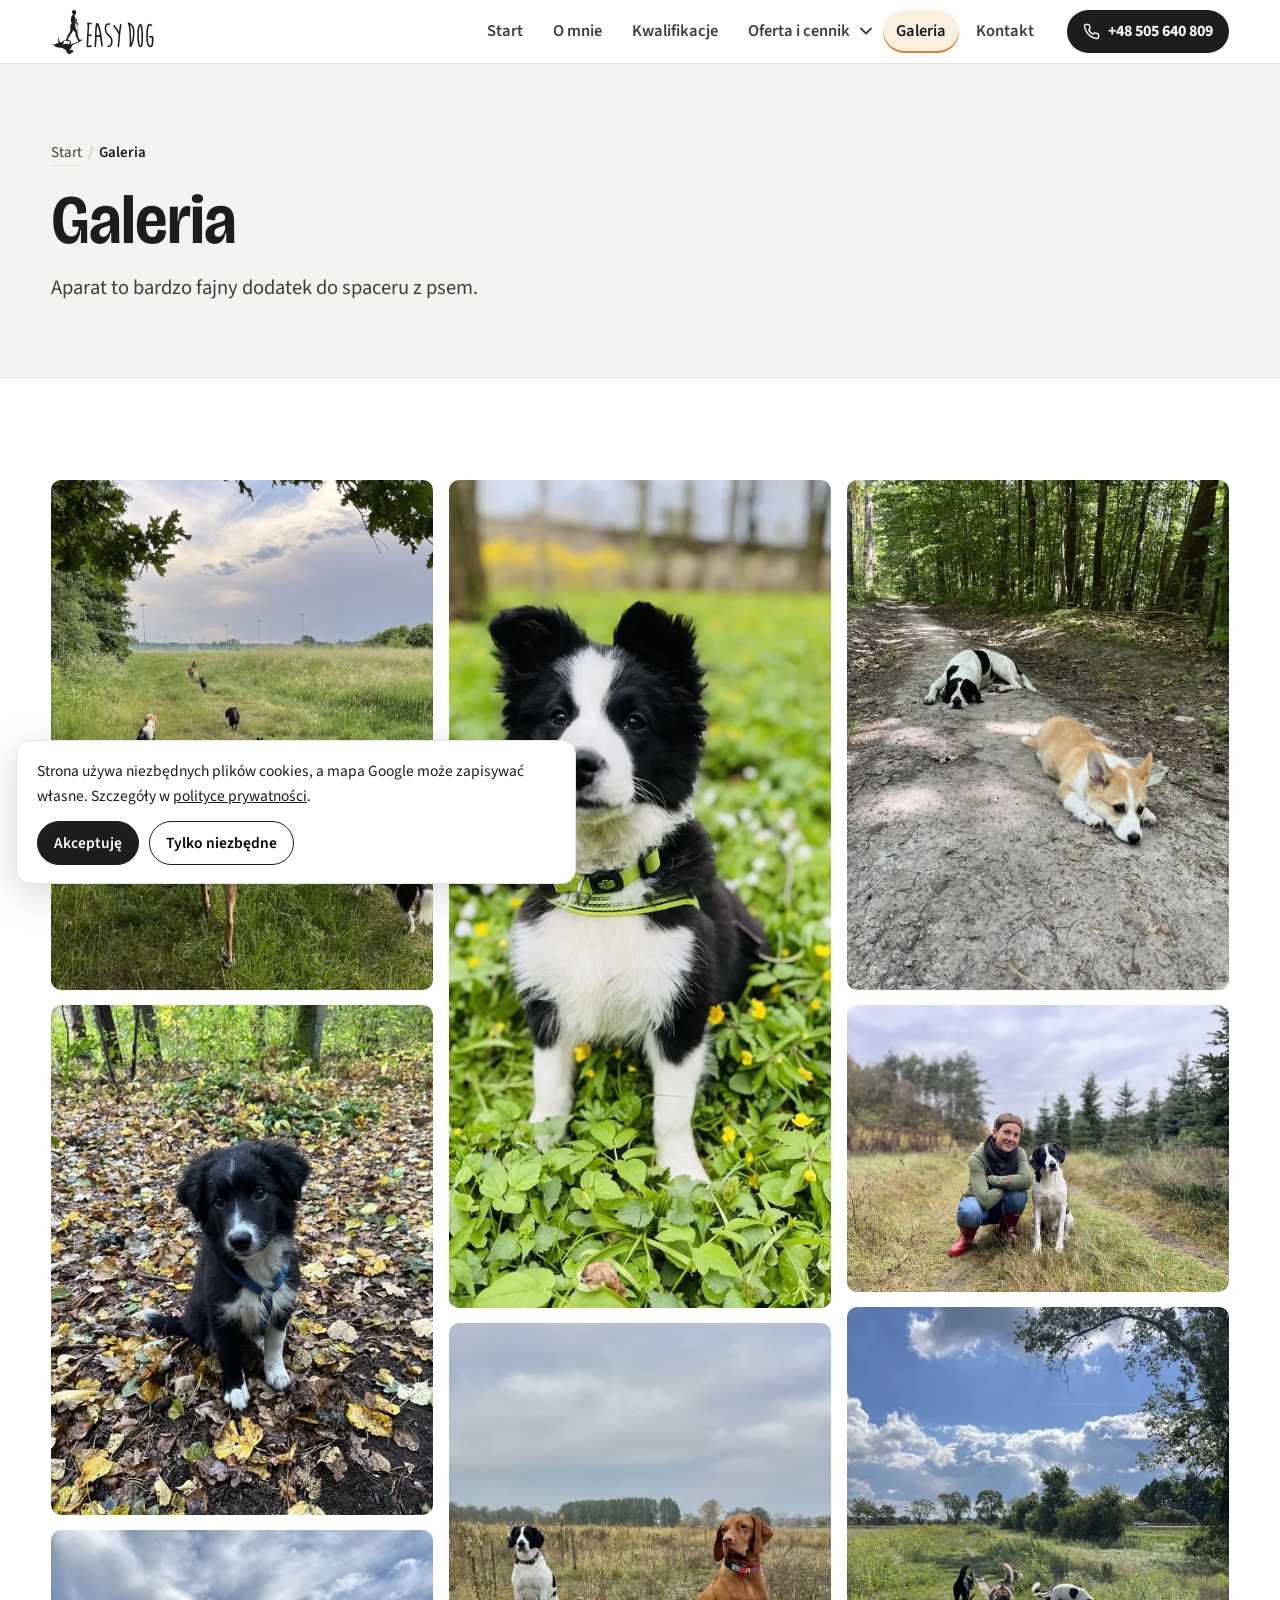
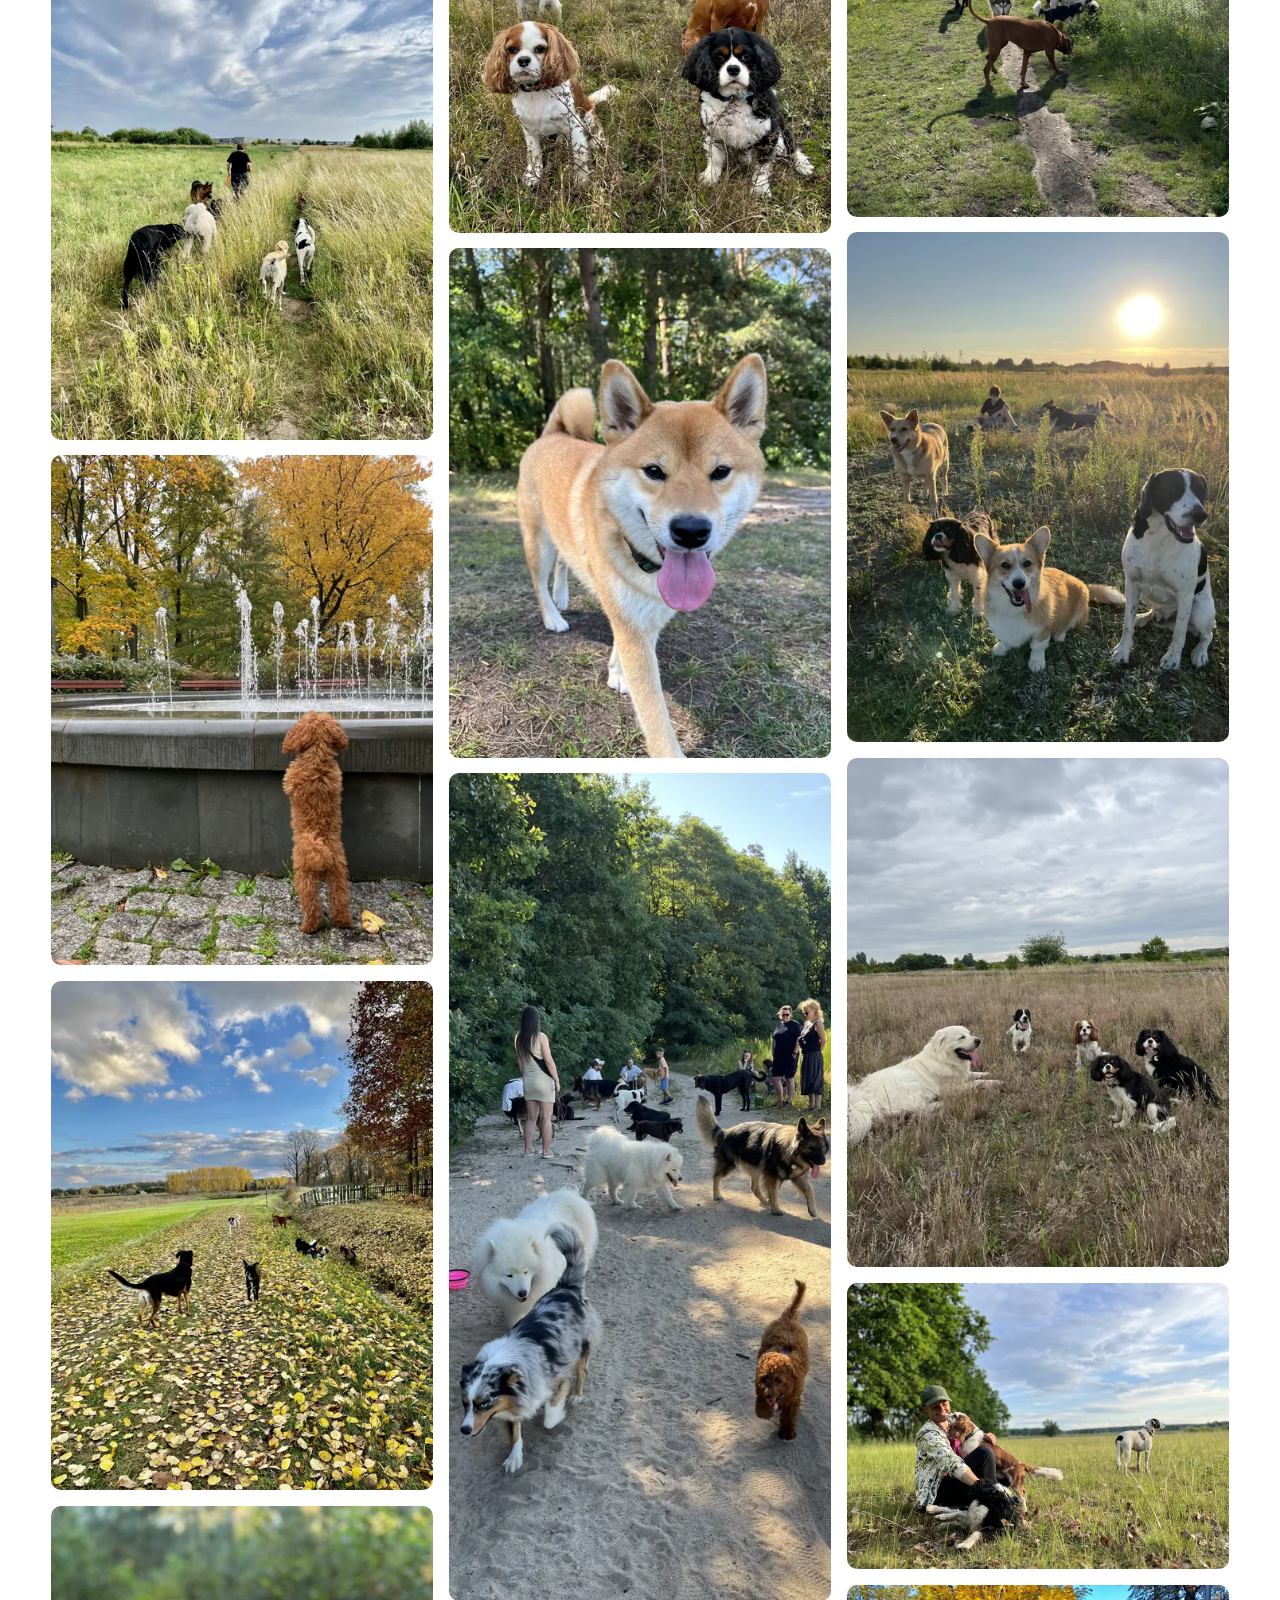
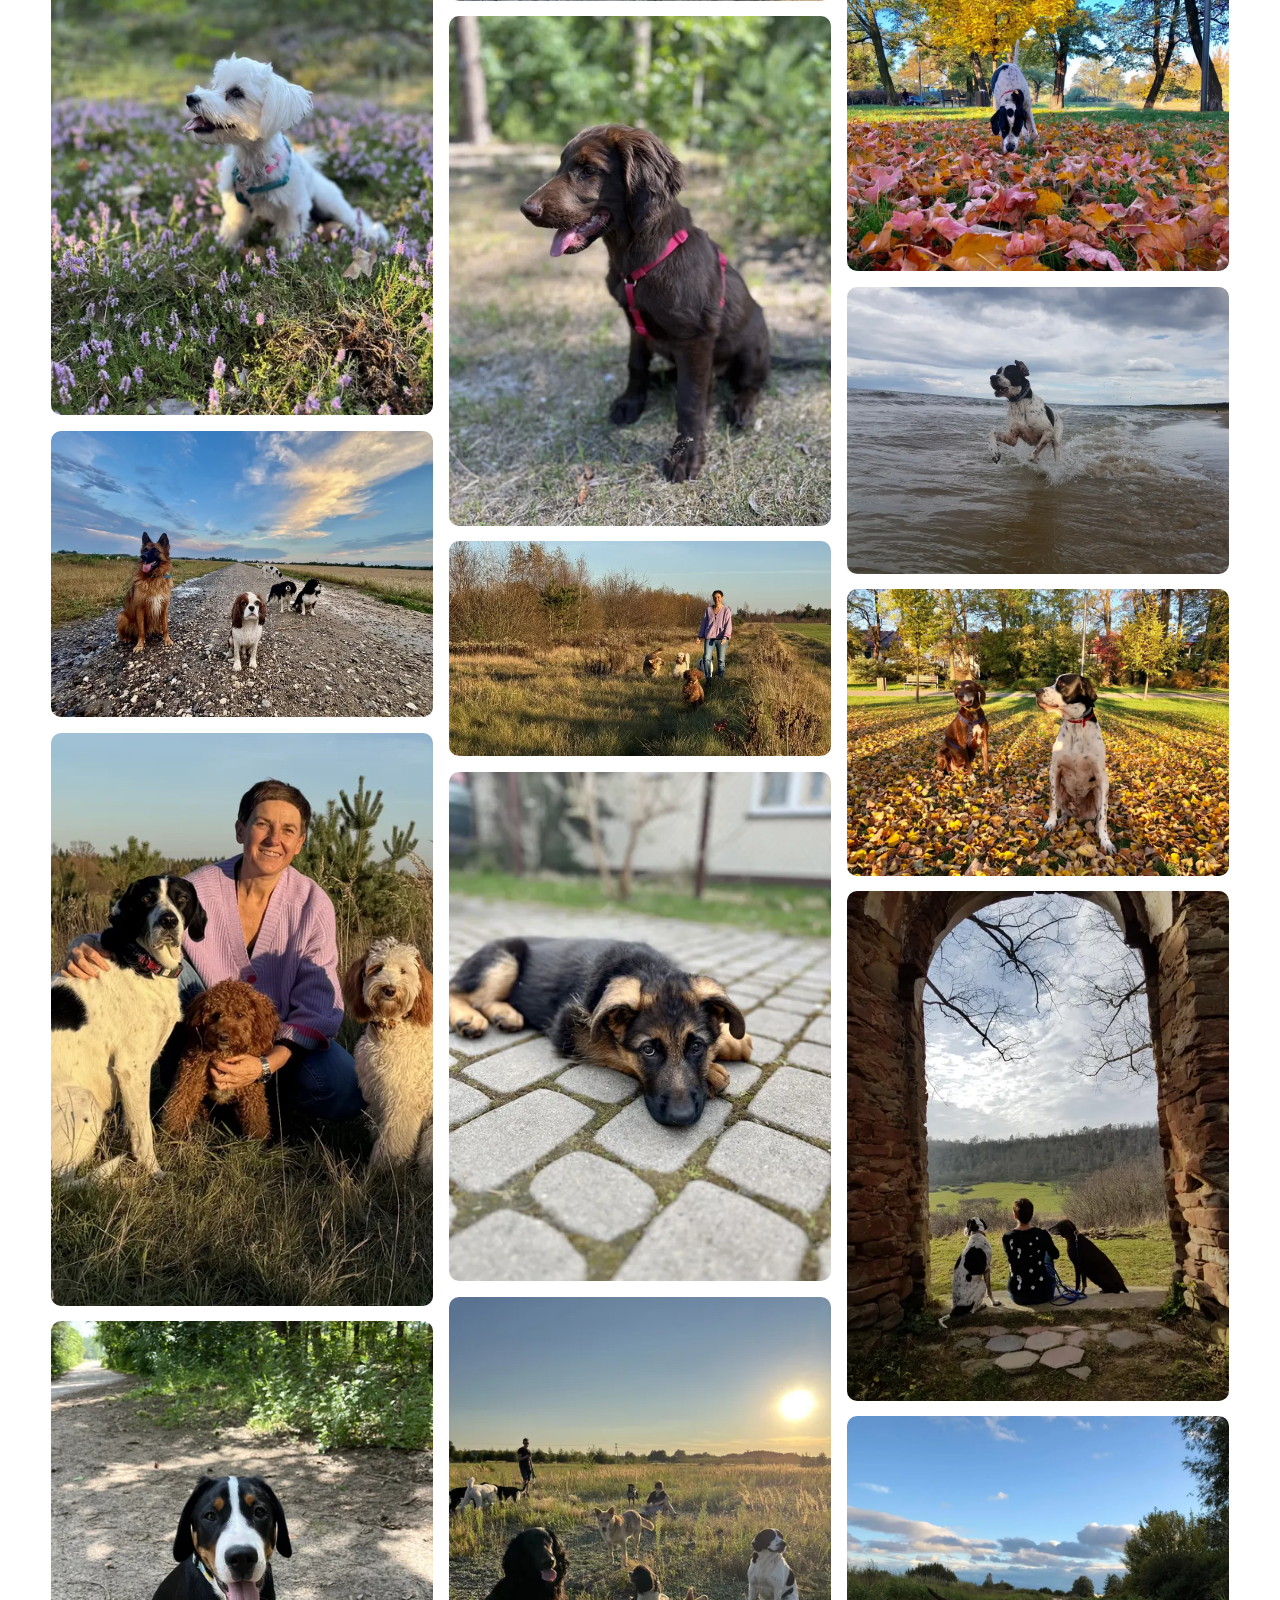
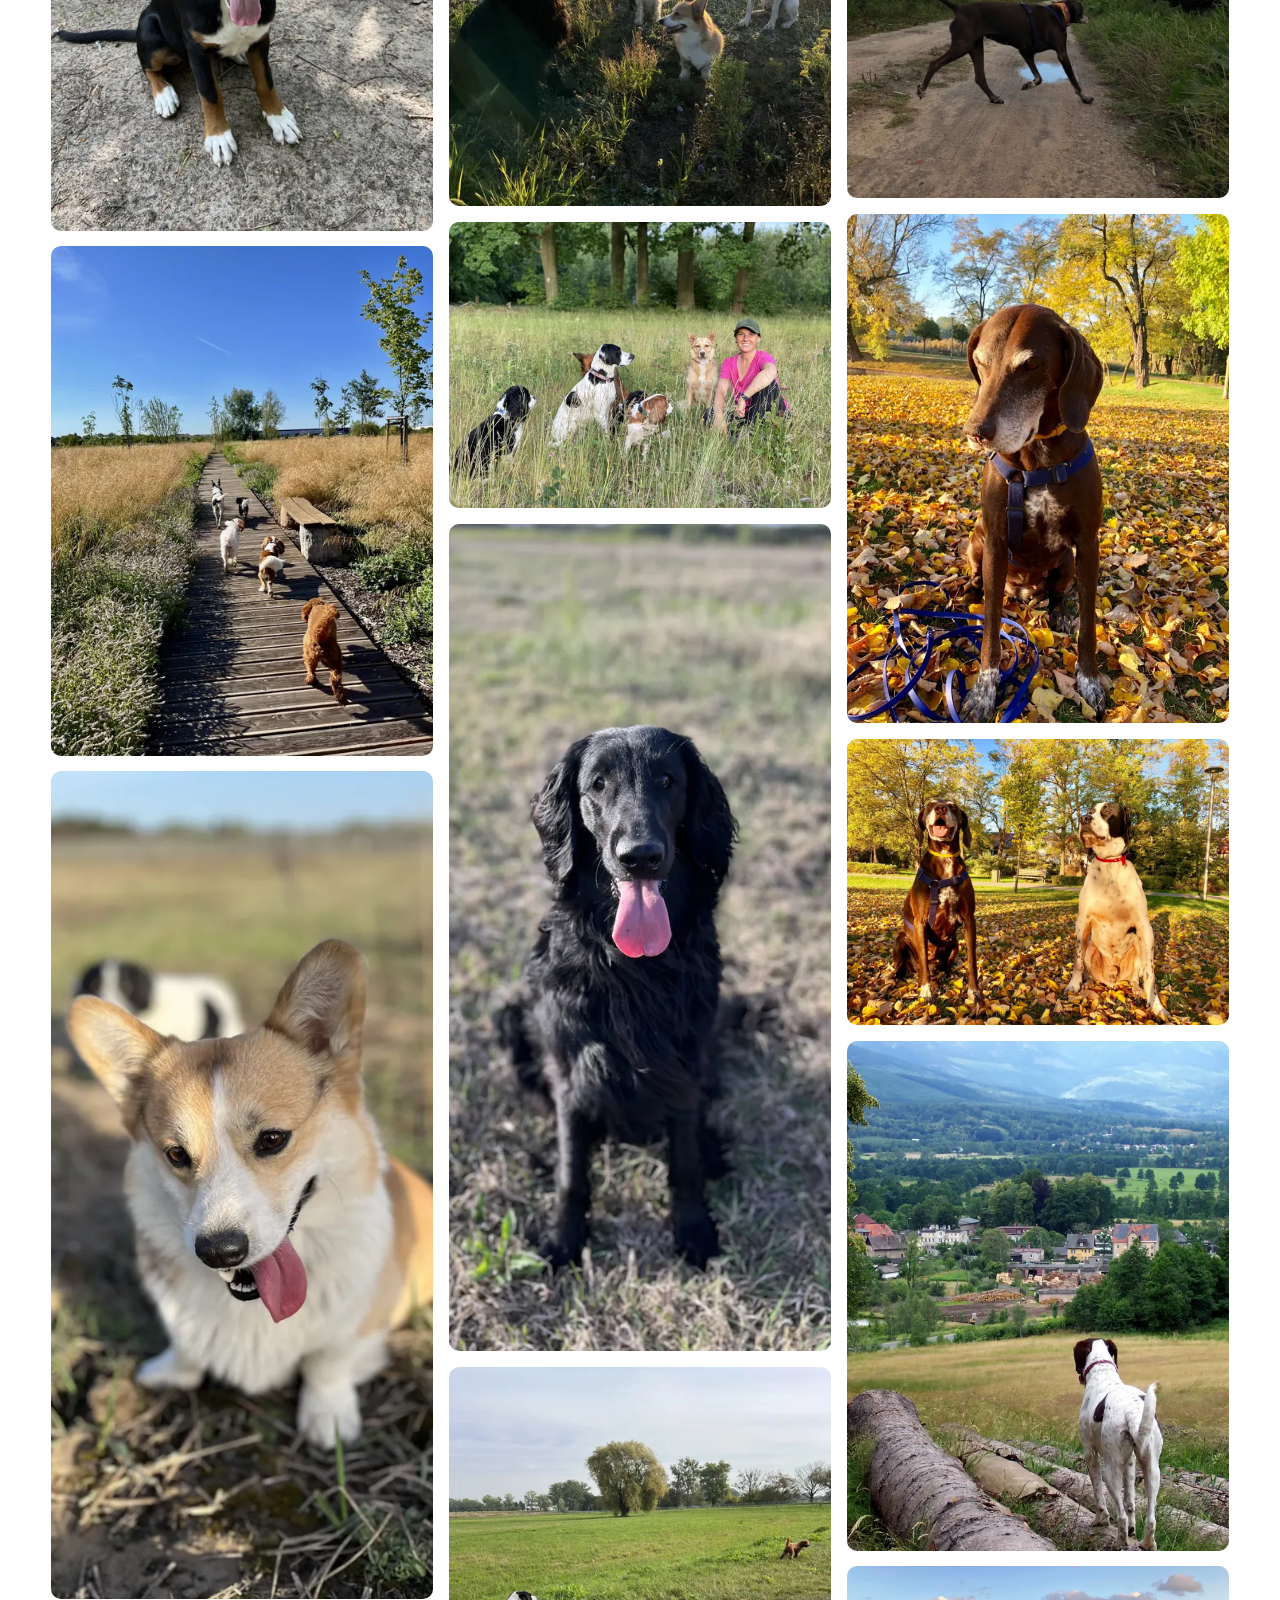
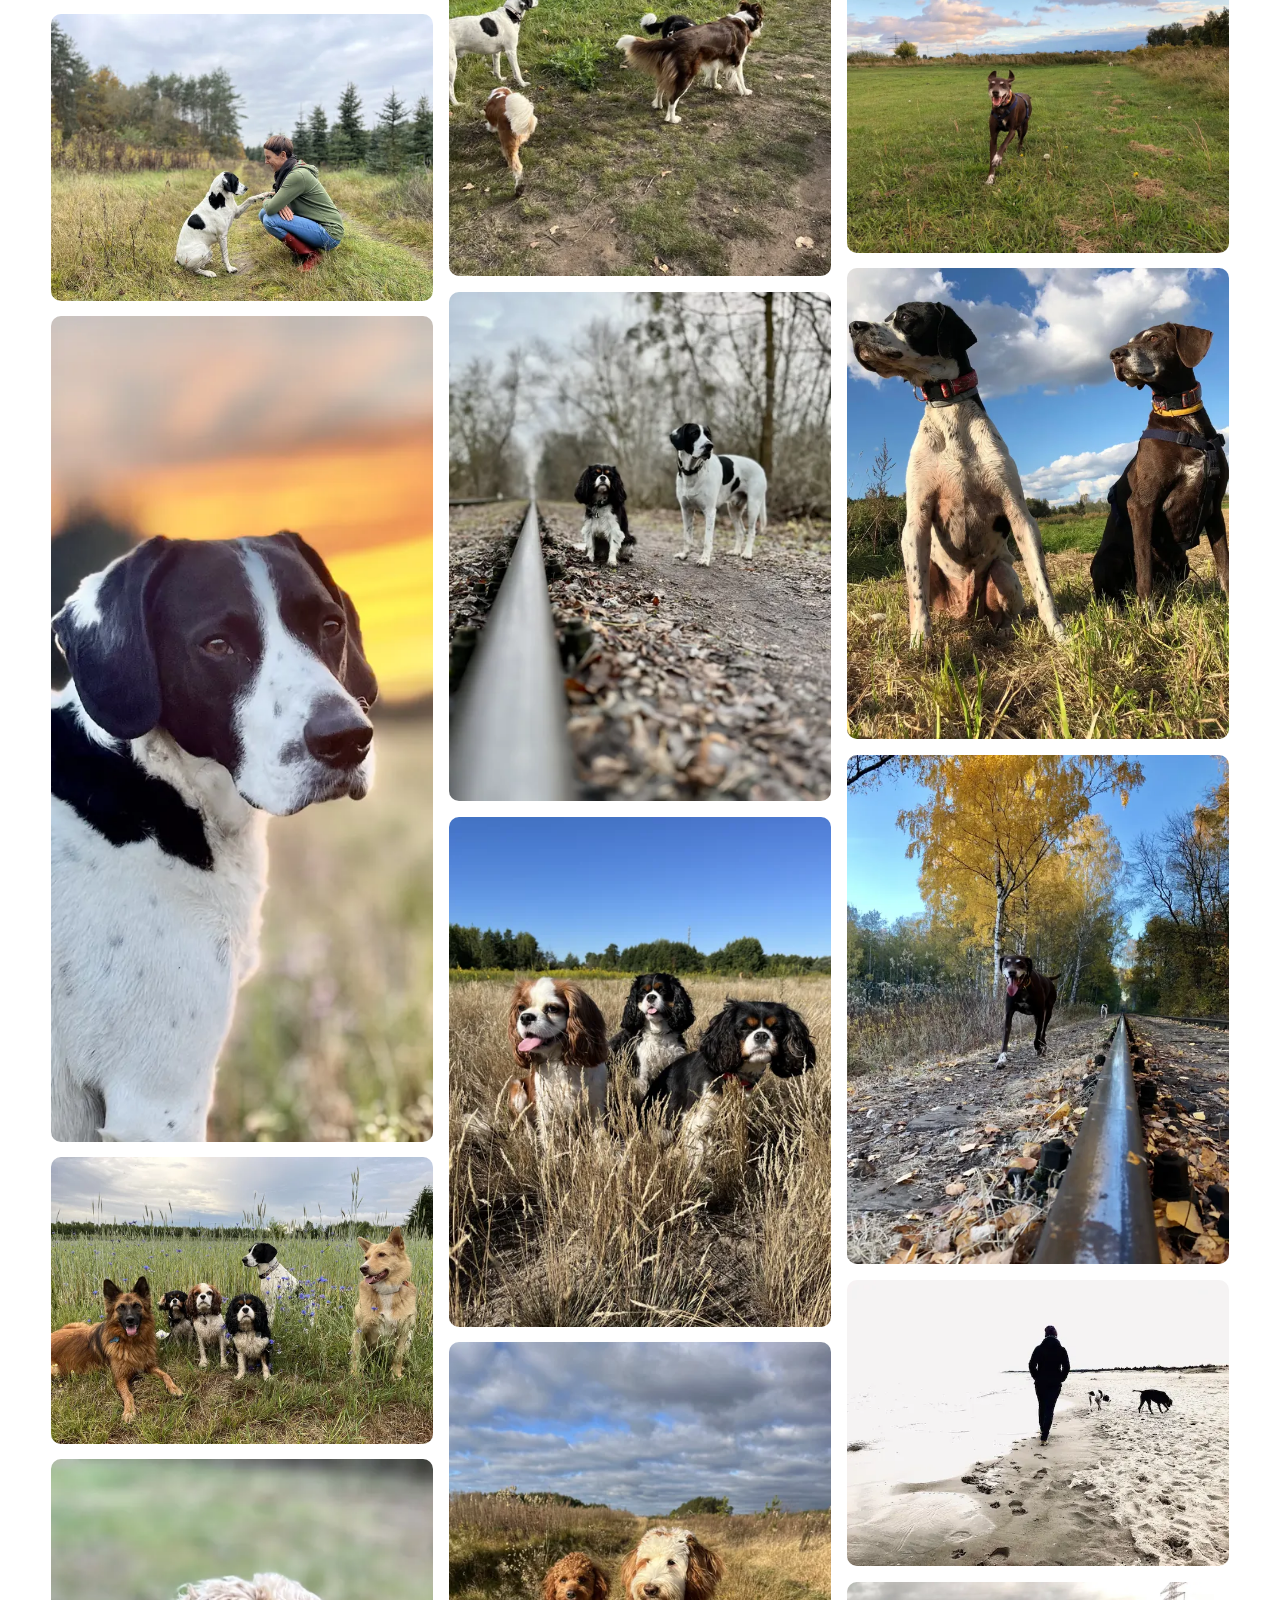
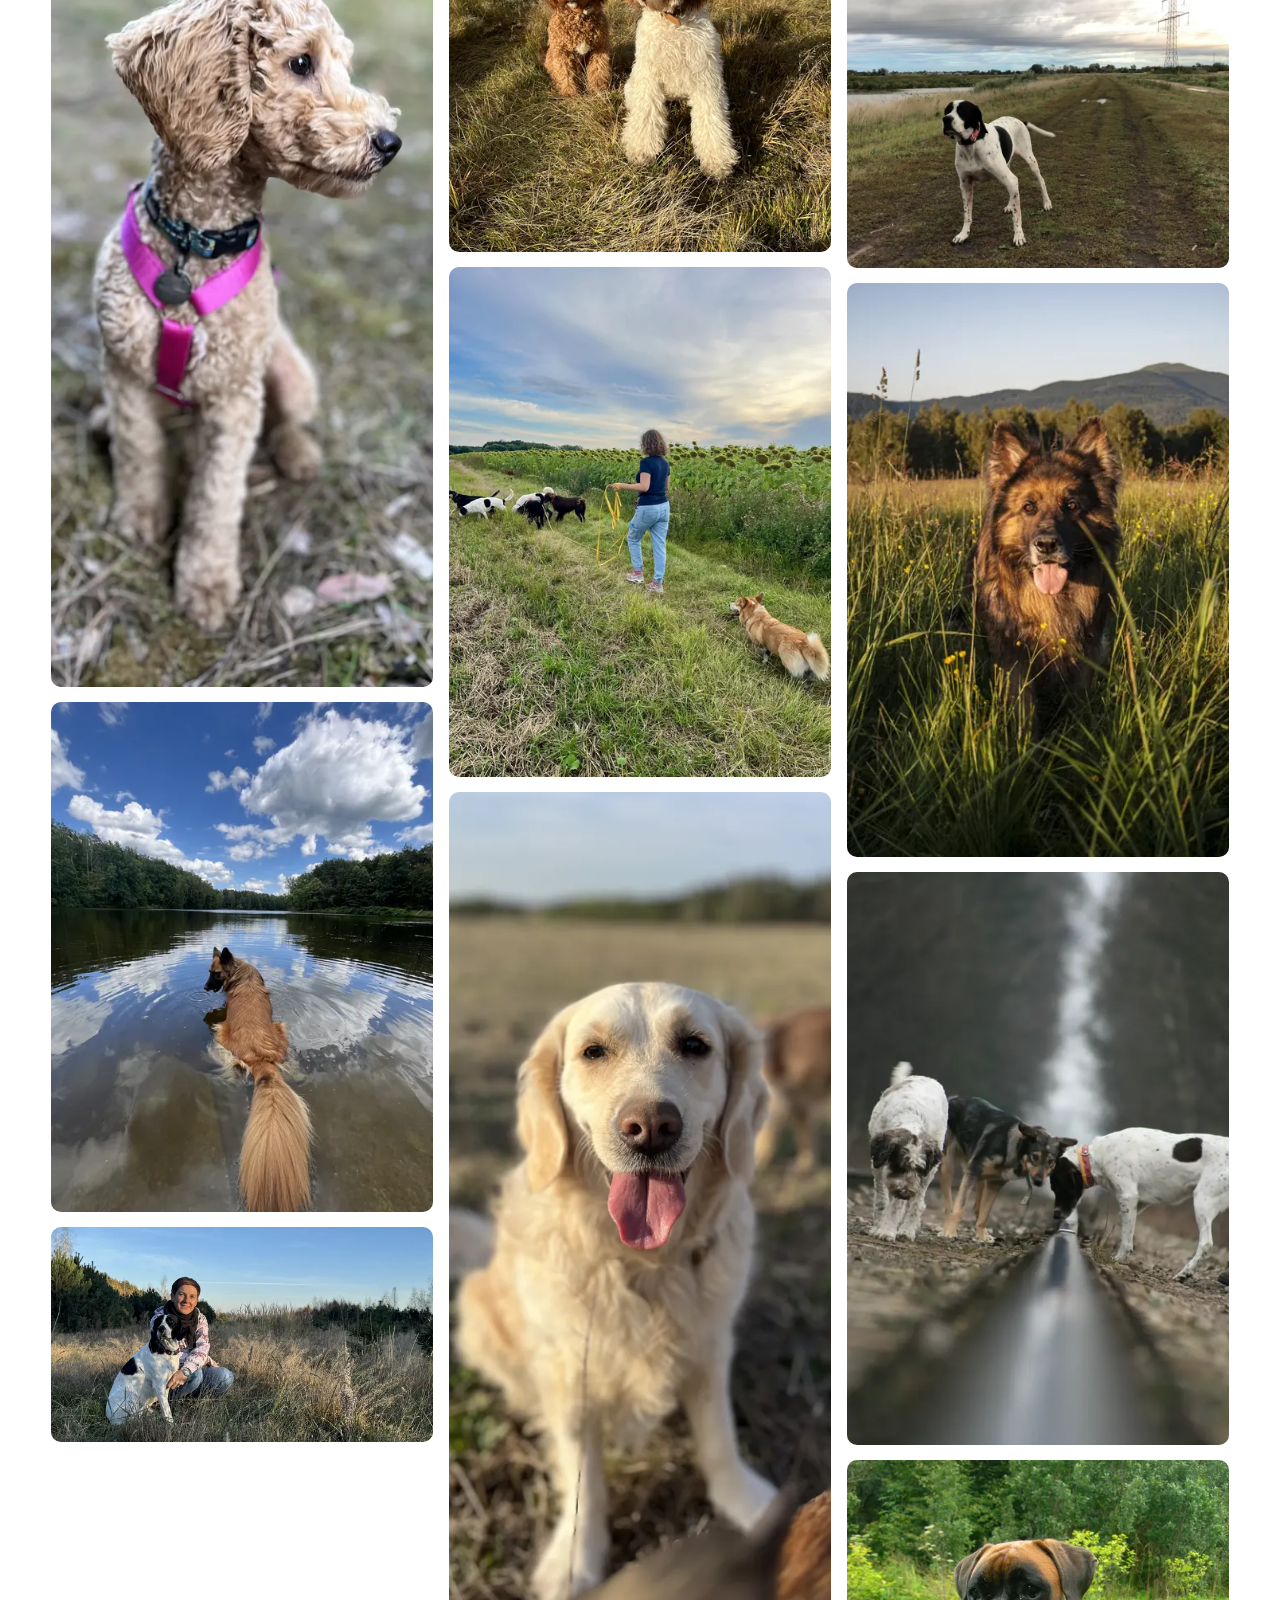
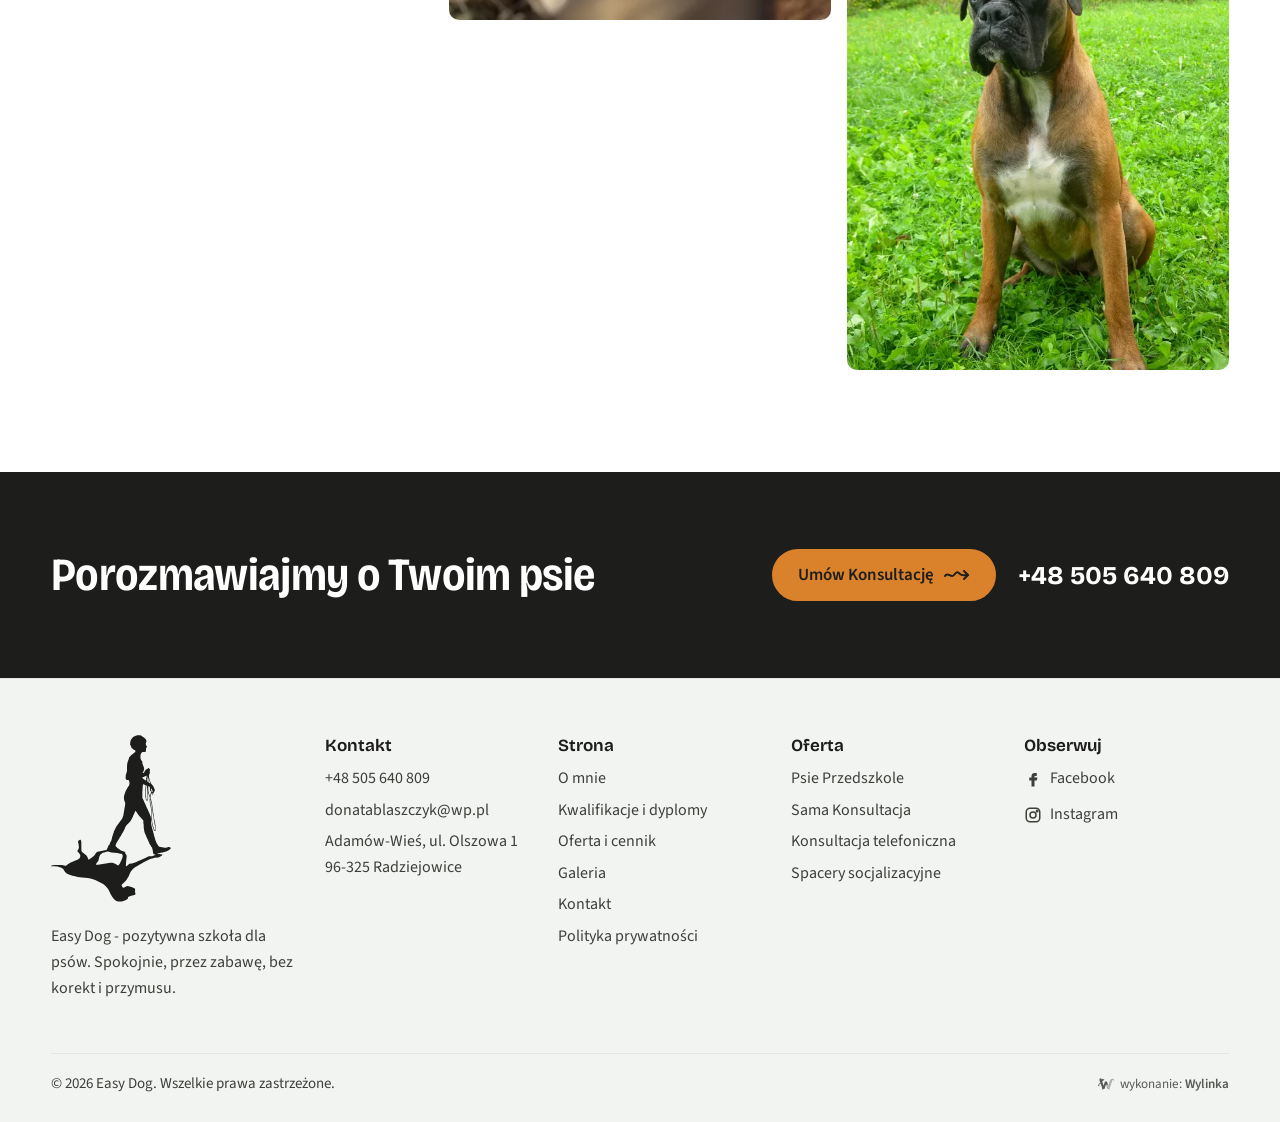
<file: galeria.html>
<!doctype html>
<html lang="pl">
<head>
<meta charset="utf-8">
<meta name="viewport" content="width=device-width,initial-scale=1">
<meta name="robots" content="noindex,nofollow">
<title>Galeria - zdjęcia z zajęć i spacerów | Easy Dog</title>
<meta name="description" content="Zdjęcia z zajęć Psiego Przedszkola i spacerów socjalizacyjnych Easy Dog w okolicach Radziejowic, Żyrardowa i Nadarzyna.">
<link rel="icon" href="img/znak.svg" type="image/svg+xml">
<link rel="preconnect" href="https://fonts.googleapis.com">
<link rel="preconnect" href="https://fonts.gstatic.com" crossorigin>
<link href="https://fonts.googleapis.com/css2?family=Bricolage+Grotesque:opsz,wdth,wght@12..96,75..100,400..700&family=Source+Sans+3:wght@400;600;700&display=swap" rel="stylesheet">
<link rel="stylesheet" href="style.css?v=2111b">
<style>
.wylinka-badge{display:inline-flex;align-items:center;gap:.4em;color:inherit;text-decoration:none;font-size:.875em;line-height:1;opacity:.85}
.wylinka-badge:hover,.wylinka-badge:focus-visible{opacity:1}
.wylinka-badge:focus-visible{outline:2px solid currentColor;outline-offset:3px;border-radius:2px}
.wylinka-badge svg{width:18px;height:18px;flex:none;overflow:visible}
.wylinka-badge b{font-weight:600}
.wylinka-badge .wy-old{opacity:.45;transform-origin:40px 30px;transition:transform .32s cubic-bezier(.3,.7,.4,1),opacity .32s ease-out}
.wylinka-badge .wy-pod{opacity:0;transition:opacity .2s ease-out .08s}
.wylinka-badge:hover .wy-old,.wylinka-badge:focus-visible .wy-old{transform:translate(9px,7px) rotate(9deg);opacity:0}
.wylinka-badge:hover .wy-pod,.wylinka-badge:focus-visible .wy-pod{opacity:1}
@media (prefers-reduced-motion:reduce){.wylinka-badge .wy-old,.wylinka-badge .wy-pod{transition:none}.wylinka-badge:hover .wy-old,.wylinka-badge:focus-visible .wy-old{transform:none;opacity:.45}.wylinka-badge:hover .wy-pod,.wylinka-badge:focus-visible .wy-pod{opacity:0}}
</style>
</head>
<body>
<header class="top">
 <div class="wrap">
  <a class="logo" href="index.html" aria-label="Easy Dog - strona główna"><svg role="img" aria-label="Easy Dog" xmlns="http://www.w3.org/2000/svg" viewBox="0 0 1240 531"><g fill="currentColor" fill-rule="evenodd"><path d="M284.0 1.0 279.8 0.5 274.8 0.8 267.8 3.0 261.5 6.5 256.0 12.5 253.0 18.8 252.2 23.5 251.8 32.0 253.8 33.5 257.2 42.8 258.5 43.2 259.5 43.0 263.5 47.2 267.5 48.8 269.0 51.0 268.0 53.8 265.2 56.8 256.0 64.0 250.0 69.8 249.0 71.2 247.0 78.2 245.0 82.8 245.0 83.8 243.0 89.0 242.0 98.8 242.0 115.0 238.0 128.0 237.5 136.2 238.2 140.2 239.8 142.5 241.8 143.5 246.5 143.5 248.2 144.5 249.8 150.8 249.8 156.5 248.0 161.8 245.0 165.2 239.0 175.8 236.5 181.5 233.0 192.5 232.2 196.8 232.2 203.2 234.0 211.0 236.0 215.2 236.2 221.0 230.0 257.0 228.0 263.0 225.8 267.2 224.0 269.5 224.0 270.2 212.0 285.5 212.0 286.2 210.2 288.2 206.2 294.8 206.0 296.2 203.0 301.2 203.0 302.0 200.2 307.5 200.0 309.8 198.0 314.2 194.0 327.2 194.0 329.0 192.0 335.5 190.0 339.8 188.0 342.8 186.0 349.0 183.0 351.8 182.0 353.8 182.0 354.8 181.0 356.2 180.0 359.8 178.0 363.2 177.8 364.8 176.2 366.0 167.5 368.0 164.2 368.2 148.2 372.0 145.5 373.2 143.8 375.0 138.5 382.5 135.2 385.8 126.2 393.0 125.2 393.2 120.0 396.8 118.8 395.8 115.8 388.5 112.8 384.0 101.0 374.0 97.8 370.5 96.8 368.5 96.5 341.0 95.8 336.8 94.8 334.5 93.8 333.8 92.2 333.8 89.8 335.0 87.2 337.0 86.0 339.8 86.2 342.5 87.0 344.0 88.2 349.8 88.8 357.2 88.0 361.8 84.2 368.5 84.2 370.0 85.2 372.0 90.2 377.5 93.2 382.0 93.2 386.0 92.8 388.2 91.0 392.0 90.0 393.0 84.2 396.8 79.8 399.0 76.0 400.2 61.0 407.0 52.5 412.2 47.8 416.0 45.0 416.2 35.5 414.2 11.0 413.8 2.2 415.2 0.0 416.5 0.0 417.5 2.0 418.0 12.0 417.8 21.2 419.0 28.0 420.8 35.0 423.8 40.0 428.2 44.2 435.2 49.0 439.8 51.5 441.5 61.0 445.8 71.5 448.8 73.5 448.8 85.2 451.8 91.5 452.8 116.2 455.0 125.8 457.0 141.0 462.0 163.0 472.8 168.2 476.0 172.8 479.8 180.0 487.8 184.0 494.2 188.0 502.5 188.2 504.0 193.8 513.0 194.2 514.5 200.2 522.0 206.5 527.8 208.8 528.8 211.5 529.0 212.5 529.8 226.5 529.8 227.5 529.0 233.0 527.8 242.8 523.0 244.8 520.2 245.0 517.5 245.8 516.0 247.0 514.8 255.5 511.8 265.2 509.5 267.2 508.8 268.8 507.2 268.8 504.5 267.0 498.0 267.8 496.0 268.0 492.2 266.8 489.5 265.5 488.2 256.2 484.2 243.8 481.0 240.5 481.2 234.8 484.8 231.2 486.0 229.8 486.0 227.0 484.0 224.8 479.2 225.0 476.5 235.8 466.2 240.5 460.5 247.8 448.5 248.8 445.5 249.8 444.2 249.8 443.5 250.5 442.8 252.8 437.2 254.8 433.8 260.8 426.2 267.5 420.8 274.8 416.8 280.8 412.8 284.2 411.2 293.5 405.8 295.2 405.2 299.5 402.8 315.8 395.0 321.5 392.8 323.2 392.8 329.5 391.0 342.2 389.8 351.0 385.5 354.8 381.8 354.2 380.5 344.0 378.8 338.2 379.2 338.2 378.5 341.5 376.8 343.8 376.5 352.2 374.0 355.5 373.8 360.8 372.5 369.0 369.8 375.8 365.8 380.5 361.8 381.2 360.5 381.0 359.2 379.8 358.0 376.2 356.2 373.8 356.2 366.2 358.8 361.8 359.0 345.5 356.0 343.5 355.0 341.8 353.2 339.8 350.5 338.8 347.5 336.8 345.8 331.8 333.2 331.8 332.0 327.8 319.2 326.8 313.8 325.8 311.5 324.8 306.5 322.0 297.8 319.8 288.0 318.5 280.2 319.0 267.2 317.5 259.5 314.8 253.5 314.8 252.2 313.8 250.8 313.8 250.0 313.0 249.2 310.8 243.5 308.8 240.0 308.8 238.8 302.8 226.8 302.8 225.5 300.8 222.2 299.8 219.2 297.0 214.2 296.8 212.5 295.8 211.2 295.8 210.5 290.8 200.5 290.8 182.2 292.0 164.0 292.5 161.5 292.5 157.5 293.2 156.8 294.0 156.8 297.8 158.5 299.2 158.8 301.2 159.8 301.8 160.5 301.0 164.2 301.0 168.0 300.0 176.5 300.0 192.2 302.0 205.5 303.2 207.8 305.5 209.2 307.2 208.8 308.8 206.5 309.2 202.2 308.8 186.2 309.2 185.2 309.8 185.5 311.0 188.5 311.0 190.2 314.8 200.0 314.0 211.0 315.2 220.2 317.0 226.5 319.0 237.8 319.8 247.2 319.8 269.0 321.0 281.0 323.0 290.0 327.2 302.2 328.2 304.2 329.8 305.8 331.8 306.0 332.8 305.2 333.2 303.5 332.8 288.8 327.2 260.0 326.8 254.0 324.8 243.2 324.8 241.0 322.8 228.5 322.8 225.8 320.8 213.5 316.5 200.5 317.0 196.2 319.2 187.0 322.2 184.8 323.0 184.8 323.2 186.0 322.0 188.8 322.0 190.0 322.5 190.5 323.5 190.5 323.8 189.2 325.8 186.2 327.0 182.8 329.8 178.0 330.5 176.0 330.5 174.2 329.8 173.2 329.8 172.2 329.0 171.2 326.5 164.5 323.8 160.5 319.0 155.0 317.8 151.5 315.8 148.2 314.8 145.5 314.8 144.2 313.8 142.2 313.8 140.8 312.2 135.2 311.8 127.0 313.8 124.0 314.8 119.2 314.8 117.5 314.0 116.0 315.0 112.5 314.8 109.2 312.8 107.5 312.2 106.0 311.2 105.2 310.2 105.2 306.2 108.0 302.5 109.8 300.0 112.8 298.0 116.5 298.0 117.2 295.5 120.0 293.2 121.0 292.0 121.0 291.5 120.5 291.8 119.5 293.5 117.2 295.8 112.0 296.5 109.2 296.5 106.5 294.8 100.5 293.8 99.0 292.8 95.2 291.0 91.5 291.0 87.2 290.5 84.5 286.8 79.2 284.8 74.0 284.8 63.5 287.0 58.2 290.8 54.5 293.0 53.8 300.0 53.8 301.8 52.8 302.2 51.8 301.8 49.0 302.8 47.8 302.0 45.2 303.0 44.5 302.0 41.2 303.5 40.0 305.0 39.5 306.0 38.5 306.0 37.8 303.0 33.5 301.8 30.0 301.8 26.5 302.8 24.0 302.8 22.5 304.0 20.0 303.8 18.2 301.8 13.8 295.2 7.2 292.8 6.0 288.2 2.5ZM337.5 379.2 338.2 379.2ZM143.2 411.2 145.8 407.0 149.8 402.2 150.8 400.2 153.8 387.8 156.8 381.5 163.5 376.0 167.8 374.0 170.0 373.8 179.0 371.0 181.5 371.0 192.2 373.8 211.2 375.8 220.5 377.8 223.8 378.0 225.2 378.5 227.8 381.5 228.2 384.2 227.8 388.2 224.0 399.2 223.0 400.5 223.0 401.2 217.8 411.5 213.5 415.8 204.0 410.2 195.8 406.8 188.8 407.0 159.8 411.8 154.2 412.0 150.2 412.8 144.5 413.0 143.2 412.2ZM269.2 241.5 279.0 255.2 294.0 272.5 294.0 281.2 295.0 285.2 295.2 295.5 297.0 306.2 298.2 311.0 300.0 314.8 300.2 316.2 302.8 320.8 303.2 323.0 309.0 334.8 309.0 335.8 310.0 337.2 314.0 347.0 315.2 349.2 318.0 352.0 318.2 354.8 321.0 357.5 321.8 359.0 323.8 366.8 325.0 375.8 326.2 378.2 327.5 379.5 329.5 380.2 332.5 380.2 332.8 381.0 331.8 382.0 321.5 385.8 318.0 386.2 312.2 386.0 309.5 386.8 302.0 391.0 284.2 399.0 279.8 400.2 269.8 404.8 257.5 408.8 249.5 409.8 242.2 416.5 240.0 417.8 239.0 417.8 238.5 416.2 238.5 412.5 239.8 395.5 240.8 388.8 240.8 384.2 239.8 381.0 236.0 377.0 236.8 374.5 236.2 373.5 234.2 372.0 222.8 368.0 216.2 363.0 212.5 360.8 206.8 355.2 205.8 353.2 205.8 350.0 206.8 347.0 212.0 337.5 217.8 328.8 217.8 328.0 219.8 324.5 221.8 322.0 225.8 314.5 229.5 309.0 234.8 298.5 236.0 294.5 238.0 290.5 241.8 285.8 247.5 280.5 252.8 274.2 257.8 266.2 260.5 260.5 261.8 256.5 262.8 255.2 262.8 254.5 265.8 248.5 266.8 245.0 268.5 242.0ZM316.2 206.8 317.0 207.2 318.0 210.2 318.0 211.8 320.0 218.8 324.0 250.5 327.0 266.8 328.0 275.0 330.8 288.2 331.8 297.2 331.8 303.5 331.2 304.0 330.2 304.0 329.8 303.5 328.8 300.5 327.8 299.2 326.8 294.8 325.8 293.0 325.8 291.8 323.8 285.8 322.0 276.5 320.8 237.5 319.8 233.2 319.8 230.8 317.8 223.0 316.0 213.5 315.8 207.5ZM322.8 175.5 323.8 176.8 323.8 179.2 322.8 181.2 321.0 182.5 320.8 180.8 321.8 178.8 321.8 176.5ZM310.5 162.8 313.0 163.8 314.8 166.0 315.2 178.2 316.0 179.0 317.0 178.8 317.8 177.8 318.0 173.8 318.8 170.8 319.8 170.2 321.0 171.2 321.0 174.2 320.0 178.8 318.0 183.8 316.0 192.2 316.0 194.2 315.2 195.0 313.8 192.8 313.8 191.5 311.8 186.2 310.0 178.2 309.5 168.8 309.8 163.5ZM307.8 162.5 308.0 163.5 307.5 164.0 307.0 163.0ZM303.5 160.8 304.5 160.8 305.5 162.5 307.0 179.8 307.8 201.5 307.0 206.0 305.8 207.2 303.8 205.2 303.0 202.8 302.8 196.8 301.8 190.5 301.8 178.8 302.8 169.2 303.0 161.2ZM310.2 137.2 310.8 137.5 312.0 140.8 312.0 142.8 313.0 144.8 313.0 145.8 315.0 149.8 315.2 151.2 316.8 153.5 316.5 154.5 315.0 154.0 310.0 150.2 309.8 139.0ZM308.2 134.2 308.8 135.5 308.5 148.5 307.5 149.0 306.8 148.5 306.2 146.8 306.8 137.8 307.5 134.8ZM290.8 135.5 291.5 134.8 295.0 133.5 298.0 131.8 302.2 130.5 302.8 131.0 303.0 144.2 302.5 144.8 301.5 144.5 293.5 139.0 290.8 136.5ZM306.2 129.5 306.8 130.5 306.0 132.0 305.8 136.2 305.0 136.8 304.5 136.0 304.0 130.5 304.8 129.5Z"/><path transform="translate(391.3 -151.5) scale(2.15)" d="M44.5 142.0 32.5 142.2 24.0 140.8 22.0 142.2 21.0 144.8 23.0 155.5 23.2 168.5 19.0 237.0 18.2 257.0 18.2 274.8 19.0 276.5 21.2 278.8 24.8 279.8 42.8 278.0 45.2 276.8 46.8 274.5 46.8 272.5 44.8 270.0 42.2 269.0 28.0 270.5 26.8 270.0 29.0 217.2 29.8 216.8 36.8 216.8 40.5 217.5 43.5 217.5 45.0 216.8 46.8 215.0 47.2 213.5 46.5 211.0 44.2 209.0 40.2 208.2 30.8 207.5 29.8 206.5 30.2 192.8 31.8 174.5 31.8 156.0 31.2 151.5 32.2 150.8 44.2 150.5 46.5 149.5 47.5 147.8 47.5 144.8 46.2 143.0ZM76.0 143.2 73.8 144.0 72.0 146.0 71.0 148.0 69.0 156.5 67.0 170.5 64.8 204.5 64.8 232.2 62.0 274.0 63.2 277.2 64.8 278.8 66.8 279.5 68.0 279.5 69.8 278.8 72.0 276.0 71.5 269.2 73.8 236.2 73.8 223.8 74.8 222.8 79.2 221.8 92.5 220.2 93.0 221.0 94.0 230.0 96.8 246.8 97.0 252.2 101.0 274.5 102.0 276.0 103.0 276.8 105.2 276.8 107.0 275.8 108.8 273.5 108.2 262.8 104.0 235.2 102.8 221.5 100.8 207.2 97.8 190.8 96.8 187.5 96.5 184.0 92.8 169.5 90.8 163.8 89.8 158.8 86.5 151.2 84.0 147.5 80.5 144.0 78.5 143.2ZM78.8 158.0 79.8 159.0 80.0 161.0 81.0 162.8 82.0 167.2 82.8 168.5 84.0 174.0 84.8 175.5 85.0 178.5 87.0 185.0 90.8 201.0 91.0 205.2 92.0 209.8 91.5 210.8 90.0 211.2 74.2 213.2 73.8 212.8 75.0 180.5 77.0 163.8 77.8 161.5 77.8 158.8ZM147.2 144.5 143.5 144.5 134.8 146.0 129.8 148.2 127.2 150.0 124.2 153.5 122.0 157.5 120.2 164.8 119.2 172.5 119.5 180.2 121.0 189.2 122.0 192.8 125.2 200.2 128.0 205.0 134.5 211.8 142.2 218.2 148.8 225.8 152.0 231.5 154.8 241.2 154.8 251.2 153.0 259.5 151.0 264.0 146.8 268.0 143.0 269.8 137.2 271.2 134.8 273.5 134.5 275.5 135.0 277.2 136.8 279.0 138.5 279.8 143.5 278.8 148.5 276.8 154.0 273.8 157.8 270.2 161.8 261.0 163.2 255.0 163.8 249.5 163.5 240.0 162.8 236.0 160.5 229.5 156.5 221.2 151.8 215.2 141.5 206.0 134.0 198.0 131.0 191.5 128.8 183.5 128.0 178.0 128.0 171.8 128.8 166.5 130.8 159.8 132.0 157.8 134.0 155.8 135.8 154.8 139.8 153.8 146.0 153.8 148.5 152.8 150.8 150.0 150.8 147.8 148.5 145.0ZM210.0 148.5 207.8 148.5 206.2 149.2 205.0 151.0 200.2 186.8 200.2 191.2 199.8 192.0 199.2 192.0 197.8 190.0 197.5 189.0 194.0 183.8 193.8 182.5 188.0 174.0 186.8 171.2 176.5 156.8 174.2 155.0 171.2 154.5 170.0 155.0 168.0 157.0 167.5 159.0 168.0 161.5 175.0 170.0 176.2 172.5 180.0 177.2 186.0 187.2 187.0 188.2 188.2 191.2 194.0 200.8 194.0 201.8 198.0 209.2 194.0 248.0 193.8 256.5 192.0 273.0 192.0 276.2 194.5 279.2 195.8 279.8 197.2 279.8 199.0 279.0 199.8 278.2 200.5 276.0 203.8 237.5 205.8 221.2 206.0 214.0 207.2 207.5 207.0 204.2 211.5 171.2 212.0 162.8 213.2 153.8 213.2 151.8 212.8 150.5 211.2 149.0Z"/><path transform="translate(195.0 -151.5) scale(2.15)" d="M344.5 141.0 342.5 141.8 341.0 143.2 340.2 144.8 340.2 146.2 344.0 154.5 345.0 158.2 348.0 177.5 350.0 205.5 351.0 241.0 351.0 260.2 350.0 269.5 350.0 276.8 351.5 278.8 354.0 279.8 356.8 278.8 362.8 271.2 368.8 258.5 372.8 245.8 375.5 231.5 375.8 225.0 376.8 217.8 377.5 206.2 377.5 187.2 375.5 171.5 372.8 163.2 369.2 156.8 363.0 149.8 358.0 146.0 354.0 144.2 351.5 143.8 347.5 141.2ZM353.8 154.8 354.8 154.8 357.2 156.5 363.0 163.5 366.8 173.2 368.0 179.0 369.0 187.5 369.2 202.5 367.8 223.0 366.8 230.2 363.5 245.8 361.0 253.0 361.0 254.5 359.8 255.5 358.8 254.2 359.2 253.2 359.5 237.5 357.2 183.8 355.8 168.8 353.8 156.5 353.2 155.5ZM411.5 148.5 409.2 149.0 406.8 150.2 403.0 154.5 400.2 159.5 400.0 161.5 397.2 169.2 394.2 185.5 394.0 217.8 395.2 244.5 396.2 253.0 399.0 265.8 401.0 271.5 404.2 276.2 407.2 278.8 409.2 279.5 412.5 279.8 416.8 278.5 420.8 274.5 423.8 264.8 425.5 244.0 426.5 217.5 424.0 176.5 422.5 164.8 420.8 158.5 417.5 151.8 415.0 149.5ZM410.8 158.8 412.0 159.5 413.0 162.2 413.8 166.8 416.8 197.8 417.2 212.5 416.8 249.8 414.8 264.0 414.0 265.8 413.8 268.0 412.0 271.0 411.0 271.0 409.0 268.2 405.8 256.0 403.8 234.5 402.5 208.2 402.5 193.5 403.8 181.5 406.8 167.8 408.8 161.8 410.0 159.2ZM461.8 148.2 458.5 149.0 455.0 151.0 452.2 154.8 449.0 162.5 446.2 176.2 445.0 187.8 444.0 206.5 444.0 229.2 446.0 249.2 449.0 262.2 451.0 267.5 454.2 273.0 458.8 276.8 462.5 278.5 468.5 279.2 472.0 278.8 475.0 277.5 478.5 274.8 479.8 272.5 482.8 261.0 484.0 251.2 484.8 249.8 484.8 221.8 483.0 219.0 480.5 218.0 469.8 216.8 465.2 215.8 461.8 216.0 460.0 217.5 459.5 219.5 460.0 222.8 461.2 224.2 474.8 226.2 476.0 227.2 475.0 253.2 473.8 260.8 473.0 262.5 472.8 266.0 472.0 268.2 470.5 269.8 467.8 270.8 466.5 270.5 462.0 268.0 458.8 263.2 456.0 254.8 454.5 247.5 453.0 230.2 453.0 202.0 454.5 180.5 456.8 168.2 458.8 161.8 460.5 158.5 462.5 157.0 464.8 157.0 467.0 157.8 471.8 160.5 474.5 161.0 475.8 160.5 477.5 158.8 478.0 156.2 477.0 154.2 472.0 150.0 466.0 148.5Z"/></g></svg></a>
  <nav class="nav" aria-label="Menu"><a href="index.html">Start</a><a href="o-mnie.html">O mnie</a><a href="kwalifikacje.html">Kwalifikacje</a><div class="sub"><a href="oferta.html">Oferta i cennik</a><button class="sub-t" type="button" aria-label="Pokaż usługi" aria-expanded="false"><svg viewBox="0 0 12 8" aria-hidden="true"><path d="M1 1.5 6 6.5 11 1.5" fill="none" stroke="currentColor" stroke-width="1.8" stroke-linecap="round" stroke-linejoin="round"/></svg></button><div class="sub-m"><a href="psie-przedszkole.html">Psie Przedszkole</a><a href="konsultacja.html">Sama Konsultacja</a><a href="konsultacja-telefoniczna.html">Konsultacja telefoniczna</a><a href="spacery-socjalizacyjne.html">Spacery socjalizacyjne</a></div></div><a href="galeria.html" aria-current="page">Galeria</a><a href="kontakt.html">Kontakt</a><a class="mtel" href="tel:+48505640809">+48 505 640 809</a></nav>
  <a class="tel-top" href="tel:+48505640809"><svg viewBox="0 0 24 24" fill="none" stroke="currentColor" stroke-width="2" stroke-linecap="round" stroke-linejoin="round" aria-hidden="true"><path d="M22 16.9v3a2 2 0 0 1-2.2 2 19.8 19.8 0 0 1-8.6-3.1 19.5 19.5 0 0 1-6-6A19.8 19.8 0 0 1 2.1 4.2 2 2 0 0 1 4.1 2h3a2 2 0 0 1 2 1.7c.1.9.4 1.8.7 2.7a2 2 0 0 1-.5 2.1L8 9.8a16 16 0 0 0 6 6l1.3-1.3a2 2 0 0 1 2.1-.4c.9.3 1.8.6 2.7.7a2 2 0 0 1 1.7 2z"/></svg>+48 505 640 809</a>
  <button class="burger" aria-label="Otwórz menu" aria-expanded="false"><span></span><span></span><span></span></button>
 </div>
</header>
<main>
<section class="ph"><div class="wrap"><nav class="okruszki" aria-label="Jesteś tutaj"><a href="index.html">Start</a> <i aria-hidden="true">/</i> <span aria-current="page">Galeria</span></nav><h1>Galeria</h1><p class="lead">Aparat to bardzo fajny dodatek do spaceru z psem.</p></div></section><section class="sec"><div class="wrap"><div class="gal-siatka"><figure><img src="img/n/ed-cz5_01-1000.webp" srcset="img/n/ed-cz5_01-640.webp 480w, img/n/ed-cz5_01-1000.webp 750w" sizes="(max-width: 600px) 92vw, (max-width: 1200px) 46vw, 30vw" data-full="img/n/ed-cz5_01-1600.webp" alt="Psy idą łąkową ścieżką" width="750" height="1000" loading="lazy" decoding="async"></figure><figure><img src="img/n/ed-cz5_02-1000.webp" srcset="img/n/ed-cz5_02-640.webp 480w, img/n/ed-cz5_02-1000.webp 750w" sizes="(max-width: 600px) 92vw, (max-width: 1200px) 46vw, 30vw" data-full="img/n/ed-cz5_02-1600.webp" alt="Szczeniak border collie na jesiennych liściach" width="750" height="1000" loading="lazy" decoding="async"></figure><figure><img src="img/n/ed-cz5_03-1000.webp" srcset="img/n/ed-cz5_03-640.webp 480w, img/n/ed-cz5_03-1000.webp 750w" sizes="(max-width: 600px) 92vw, (max-width: 1200px) 46vw, 30vw" data-full="img/n/ed-cz5_03-1600.webp" alt="Spacer z psami wśród wysokich traw" width="750" height="1000" loading="lazy" decoding="async"></figure><figure><img src="img/n/ed-cz5_04-1000.webp" srcset="img/n/ed-cz5_04-640.webp 480w, img/n/ed-cz5_04-1000.webp 750w" sizes="(max-width: 600px) 92vw, (max-width: 1200px) 46vw, 30vw" data-full="img/n/ed-cz5_04-1600.webp" alt="Rudy pudel przy fontannie w parku" width="750" height="1000" loading="lazy" decoding="async"></figure><figure><img src="img/n/ed-cz5_05-1000.webp" srcset="img/n/ed-cz5_05-640.webp 480w, img/n/ed-cz5_05-1000.webp 750w" sizes="(max-width: 600px) 92vw, (max-width: 1200px) 46vw, 30vw" data-full="img/n/ed-cz5_05-1600.webp" alt="Psy na jesiennej łące pod drzewami" width="750" height="1000" loading="lazy" decoding="async"></figure><figure><img src="img/n/ed-cz5_06-1000.webp" srcset="img/n/ed-cz5_06-640.webp 480w, img/n/ed-cz5_06-1000.webp 750w" sizes="(max-width: 600px) 92vw, (max-width: 1200px) 46vw, 30vw" data-full="img/n/ed-cz5_06-1600.webp" alt="Biały maltańczyk wśród wrzosów" width="750" height="1000" loading="lazy" decoding="async"></figure><figure><img src="img/n/ed-cz5_07-1000.webp" srcset="img/n/ed-cz5_07-640.webp 640w, img/n/ed-cz5_07-1000.webp 1000w" sizes="(max-width: 600px) 92vw, (max-width: 1200px) 46vw, 30vw" data-full="img/n/ed-cz5_07-1600.webp" alt="Owczarek niemiecki i cavalier na szutrowej drodze" width="1000" height="750" loading="lazy" decoding="async"></figure><figure><img src="img/n/ed-cz6_sweter-1000.webp" srcset="img/n/ed-cz6_sweter-640.webp 427w, img/n/ed-cz6_sweter-1000.webp 667w" sizes="(max-width: 600px) 92vw, (max-width: 1200px) 46vw, 30vw" data-full="img/n/ed-cz6_sweter-1600.webp" alt="Donata z trzema psami na łące" width="667" height="1000" loading="lazy" decoding="async"></figure><figure><img src="img/n/ed-cz3_02-1000.webp" srcset="img/n/ed-cz3_02-640.webp 480w, img/n/ed-cz3_02-1000.webp 750w" sizes="(max-width: 600px) 92vw, (max-width: 1200px) 46vw, 30vw" data-full="img/n/ed-cz3_02-1600.webp" alt="Szczeniak berneńczyka na leśnej drodze" width="750" height="1000" loading="lazy" decoding="async"></figure><figure><img src="img/n/ed-cz2_03-1000.webp" srcset="img/n/ed-cz2_03-640.webp 480w, img/n/ed-cz2_03-1000.webp 750w" sizes="(max-width: 600px) 92vw, (max-width: 1200px) 46vw, 30vw" data-full="img/n/ed-cz2_03-1600.webp" alt="Psy na drewnianej kładce wśród traw" width="750" height="1000" loading="lazy" decoding="async"></figure><figure><img src="img/n/ed-cz3_07-1000.webp" srcset="img/n/ed-cz3_07-640.webp 296w, img/n/ed-cz3_07-1000.webp 462w" sizes="(max-width: 600px) 92vw, (max-width: 1200px) 46vw, 30vw" data-full="img/n/ed-cz3_07-1600.webp" alt="Uśmiechnięty corgi" width="462" height="1000" loading="lazy" decoding="async"></figure><figure><img src="img/n/ed-cz1_02-1000.webp" srcset="img/n/ed-cz1_02-640.webp 640w, img/n/ed-cz1_02-1000.webp 1000w" sizes="(max-width: 600px) 92vw, (max-width: 1200px) 46vw, 30vw" data-full="img/n/ed-cz1_02-1600.webp" alt="Donata przybija łapę z biało-czarnym psem na polnej drodze" width="1000" height="750" loading="lazy" decoding="async"></figure><figure><img src="img/n/ed-cz2_07-1000.webp" srcset="img/n/ed-cz2_07-640.webp 296w, img/n/ed-cz2_07-1000.webp 463w" sizes="(max-width: 600px) 92vw, (max-width: 1200px) 46vw, 30vw" data-full="img/n/ed-cz2_07-1600.webp" alt="Portret wyżła o zachodzie słońca" width="463" height="1000" loading="lazy" decoding="async"></figure><figure><img src="img/n/ed-cz4_04-1000.webp" srcset="img/n/ed-cz4_04-640.webp 640w, img/n/ed-cz4_04-1000.webp 1000w" sizes="(max-width: 600px) 92vw, (max-width: 1200px) 46vw, 30vw" data-full="img/n/ed-cz4_04-1600.webp" alt="Pięć psów odpoczywa na łące" width="1000" height="750" loading="lazy" decoding="async"></figure><figure><img src="img/n/ed-cz3_01-1000.webp" srcset="img/n/ed-cz3_01-640.webp 296w, img/n/ed-cz3_01-1000.webp 462w" sizes="(max-width: 600px) 92vw, (max-width: 1200px) 46vw, 30vw" data-full="img/n/ed-cz3_01-1600.webp" alt="Kremowy pudel w różowych szelkach" width="462" height="1000" loading="lazy" decoding="async"></figure><figure><img src="img/n/ed-cz4_01-1000.webp" srcset="img/n/ed-cz4_01-640.webp 480w, img/n/ed-cz4_01-1000.webp 750w" sizes="(max-width: 600px) 92vw, (max-width: 1200px) 46vw, 30vw" data-full="img/n/ed-cz4_01-1600.webp" alt="Pies brodzi w jeziorze" width="750" height="1000" loading="lazy" decoding="async"></figure><figure><img src="img/n/ed-cz1_01-1000.webp" srcset="img/n/ed-cz1_01-640.webp 640w, img/n/ed-cz1_01-1000.webp 1000w" sizes="(max-width: 600px) 92vw, (max-width: 1200px) 46vw, 30vw" data-full="img/n/ed-cz1_01-1600.webp" alt="Donata kuca na łące z biało-czarnym psem" width="1000" height="562" loading="lazy" decoding="async"></figure><figure><img src="img/n/ed-cz3_03-1000.webp" srcset="img/n/ed-cz3_03-640.webp 296w, img/n/ed-cz3_03-1000.webp 462w" sizes="(max-width: 600px) 92vw, (max-width: 1200px) 46vw, 30vw" data-full="img/n/ed-cz3_03-1600.webp" alt="Border collie na zielonej trawie" width="462" height="1000" loading="lazy" decoding="async"></figure><figure><img src="img/n/ed-cz2_05-1000.webp" srcset="img/n/ed-cz2_05-640.webp 480w, img/n/ed-cz2_05-1000.webp 750w" sizes="(max-width: 600px) 92vw, (max-width: 1200px) 46vw, 30vw" data-full="img/n/ed-cz2_05-1600.webp" alt="Cztery psy pozują na łące" width="750" height="1000" loading="lazy" decoding="async"></figure><figure><img src="img/n/ed-cz4_05-1000.webp" srcset="img/n/ed-cz4_05-640.webp 480w, img/n/ed-cz4_05-1000.webp 750w" sizes="(max-width: 600px) 92vw, (max-width: 1200px) 46vw, 30vw" data-full="img/n/ed-cz4_05-1600.webp" alt="Shiba inu na leśnej drodze" width="750" height="1000" loading="lazy" decoding="async"></figure><figure><img src="img/n/ed-cz2_01-1000.webp" srcset="img/n/ed-cz2_01-640.webp 296w, img/n/ed-cz2_01-1000.webp 462w" sizes="(max-width: 600px) 92vw, (max-width: 1200px) 46vw, 30vw" data-full="img/n/ed-cz2_01-1600.webp" alt="Grupa psów i opiekunów na leśnej drodze" width="462" height="1000" loading="lazy" decoding="async"></figure><figure><img src="img/n/ed-cz4_03-1000.webp" srcset="img/n/ed-cz4_03-640.webp 480w, img/n/ed-cz4_03-1000.webp 750w" sizes="(max-width: 600px) 92vw, (max-width: 1200px) 46vw, 30vw" data-full="img/n/ed-cz4_03-1600.webp" alt="Brązowy spaniel w czerwonych szelkach" width="750" height="1000" loading="lazy" decoding="async"></figure><figure><img src="img/n/ed-cz1_06-1000.webp" srcset="img/n/ed-cz1_06-640.webp 640w, img/n/ed-cz1_06-1000.webp 1000w" sizes="(max-width: 600px) 92vw, (max-width: 1200px) 46vw, 30vw" data-full="img/n/ed-cz1_06-1600.webp" alt="Donata na spacerze z psami wśród jesiennych traw" width="1000" height="562" loading="lazy" decoding="async"></figure><figure><img src="img/n/ed-cz3_08-1000.webp" srcset="img/n/ed-cz3_08-640.webp 480w, img/n/ed-cz3_08-1000.webp 750w" sizes="(max-width: 600px) 92vw, (max-width: 1200px) 46vw, 30vw" data-full="img/n/ed-cz3_08-1600.webp" alt="Szczeniak owczarka leży na kostce" width="750" height="1000" loading="lazy" decoding="async"></figure><figure><img src="img/n/ed-cz2_08-1000.webp" srcset="img/n/ed-cz2_08-640.webp 480w, img/n/ed-cz2_08-1000.webp 750w" sizes="(max-width: 600px) 92vw, (max-width: 1200px) 46vw, 30vw" data-full="img/n/ed-cz2_08-1600.webp" alt="Grupa psów na łące o zachodzie słońca" width="750" height="1000" loading="lazy" decoding="async"></figure><figure><img src="img/n/ed-cz4_02-1000.webp" srcset="img/n/ed-cz4_02-640.webp 640w, img/n/ed-cz4_02-1000.webp 1000w" sizes="(max-width: 600px) 92vw, (max-width: 1200px) 46vw, 30vw" data-full="img/n/ed-cz4_02-1600.webp" alt="Donata z czterema psami w wysokiej trawie" width="1000" height="750" loading="lazy" decoding="async"></figure><figure><img src="img/n/ed-cz3_04-1000.webp" srcset="img/n/ed-cz3_04-640.webp 296w, img/n/ed-cz3_04-1000.webp 462w" sizes="(max-width: 600px) 92vw, (max-width: 1200px) 46vw, 30vw" data-full="img/n/ed-cz3_04-1600.webp" alt="Czarny spaniel siedzi na trawie" width="462" height="1000" loading="lazy" decoding="async"></figure><figure><img src="img/n/ed-cz2_02-1000.webp" srcset="img/n/ed-cz2_02-640.webp 480w, img/n/ed-cz2_02-1000.webp 750w" sizes="(max-width: 600px) 92vw, (max-width: 1200px) 46vw, 30vw" data-full="img/n/ed-cz2_02-1600.webp" alt="Psy bawią się na zielonej łące" width="750" height="1000" loading="lazy" decoding="async"></figure><figure><img src="img/n/ed-cz3_06-1000.webp" srcset="img/n/ed-cz3_06-640.webp 480w, img/n/ed-cz3_06-1000.webp 750w" sizes="(max-width: 600px) 92vw, (max-width: 1200px) 46vw, 30vw" data-full="img/n/ed-cz3_06-1600.webp" alt="Dwa psy przy torach w jesiennym lesie" width="750" height="1000" loading="lazy" decoding="async"></figure><figure><img src="img/n/ed-cz4_08-1000.webp" srcset="img/n/ed-cz4_08-640.webp 480w, img/n/ed-cz4_08-1000.webp 750w" sizes="(max-width: 600px) 92vw, (max-width: 1200px) 46vw, 30vw" data-full="img/n/ed-cz4_08-1600.webp" alt="Trzy cavaliery w suchej trawie" width="750" height="1000" loading="lazy" decoding="async"></figure><figure><img src="img/n/ed-cz1_03-1000.webp" srcset="img/n/ed-cz1_03-640.webp 480w, img/n/ed-cz1_03-1000.webp 750w" sizes="(max-width: 600px) 92vw, (max-width: 1200px) 46vw, 30vw" data-full="img/n/ed-cz1_03-1600.webp" alt="Dwa pudle, rudy i kremowy, siedzą w trawie" width="750" height="1000" loading="lazy" decoding="async"></figure><figure><img src="img/n/ed-cz2_04-1000.webp" srcset="img/n/ed-cz2_04-640.webp 480w, img/n/ed-cz2_04-1000.webp 750w" sizes="(max-width: 600px) 92vw, (max-width: 1200px) 46vw, 30vw" data-full="img/n/ed-cz2_04-1600.webp" alt="Spacer socjalizacyjny wzdłuż pola" width="750" height="1000" loading="lazy" decoding="async"></figure><figure><img src="img/n/ed-cz3_05-1000.webp" srcset="img/n/ed-cz3_05-640.webp 296w, img/n/ed-cz3_05-1000.webp 462w" sizes="(max-width: 600px) 92vw, (max-width: 1200px) 46vw, 30vw" data-full="img/n/ed-cz3_05-1600.webp" alt="Golden retriever na polu" width="462" height="1000" loading="lazy" decoding="async"></figure><figure><img src="img/n/ed-cz4_06-1000.webp" srcset="img/n/ed-cz4_06-640.webp 480w, img/n/ed-cz4_06-1000.webp 750w" sizes="(max-width: 600px) 92vw, (max-width: 1200px) 46vw, 30vw" data-full="img/n/ed-cz4_06-1600.webp" alt="Dwa psy odpoczywają na leśnej drodze" width="750" height="1000" loading="lazy" decoding="async"></figure><figure><img src="img/n/ed-cz1_05-1000.webp" srcset="img/n/ed-cz1_05-640.webp 640w, img/n/ed-cz1_05-1000.webp 1000w" sizes="(max-width: 600px) 92vw, (max-width: 1200px) 46vw, 30vw" data-full="img/n/ed-cz1_05-1600.webp" alt="Donata z biało-czarnym psem przy polnej drodze" width="1000" height="750" loading="lazy" decoding="async"></figure><figure><img src="img/n/ed-cz3_09-1000.webp" srcset="img/n/ed-cz3_09-640.webp 480w, img/n/ed-cz3_09-1000.webp 750w" sizes="(max-width: 600px) 92vw, (max-width: 1200px) 46vw, 30vw" data-full="img/n/ed-cz3_09-1600.webp" alt="Psy na zielonej ścieżce nad rzeką" width="750" height="1000" loading="lazy" decoding="async"></figure><figure><img src="img/n/ed-cz2_06-1000.webp" srcset="img/n/ed-cz2_06-640.webp 480w, img/n/ed-cz2_06-1000.webp 750w" sizes="(max-width: 600px) 92vw, (max-width: 1200px) 46vw, 30vw" data-full="img/n/ed-cz2_06-1600.webp" alt="Psy na łące w słońcu" width="750" height="1000" loading="lazy" decoding="async"></figure><figure><img src="img/n/ed-cz4_09-1000.webp" srcset="img/n/ed-cz4_09-640.webp 480w, img/n/ed-cz4_09-1000.webp 750w" sizes="(max-width: 600px) 92vw, (max-width: 1200px) 46vw, 30vw" data-full="img/n/ed-cz4_09-1600.webp" alt="Psy na rozległej łące" width="750" height="1000" loading="lazy" decoding="async"></figure><figure><img src="img/n/ed-cz4_07-1000.webp" srcset="img/n/ed-cz4_07-640.webp 640w, img/n/ed-cz4_07-1000.webp 1000w" sizes="(max-width: 600px) 92vw, (max-width: 1200px) 46vw, 30vw" data-full="img/n/ed-cz4_07-1600.webp" alt="Donata z psami na łące" width="1000" height="750" loading="lazy" decoding="async"></figure><figure><img src="img/g01.webp" data-full="img/g01.webp" alt="Pies w jesiennych liściach" width="1000" height="750" loading="lazy" decoding="async"></figure><figure><img src="img/g02.webp" data-full="img/g02.webp" alt="Pies biegnący przez fale" width="1000" height="750" loading="lazy" decoding="async"></figure><figure><img src="img/g05.webp" data-full="img/g05.webp" alt="Dwa psy na jesiennych liściach" width="1000" height="750" loading="lazy" decoding="async"></figure><figure><img src="img/g03.webp" data-full="img/g03.webp" alt="Spacer z psami pod starym łukiem" width="600" height="800" loading="lazy" decoding="async"></figure><figure><img src="img/g06.webp" data-full="img/g06.webp" alt="Pies na polnej drodze" width="900" height="900" loading="lazy" decoding="async"></figure><figure><img src="img/g04.webp" data-full="img/g04.webp" alt="Wyżeł w jesiennym parku" width="600" height="800" loading="lazy" decoding="async"></figure><figure><img src="img/g12.webp" data-full="img/g12.webp" alt="Dwa psy w parku" width="1000" height="750" loading="lazy" decoding="async"></figure><figure><img src="img/g08.webp" data-full="img/g08.webp" alt="Pies na łące z widokiem na góry" width="600" height="800" loading="lazy" decoding="async"></figure><figure><img src="img/g14.webp" data-full="img/g14.webp" alt="Pies na łące o zachodzie" width="1000" height="750" loading="lazy" decoding="async"></figure><figure><img src="img/g11.webp" data-full="img/g11.webp" alt="Dwa psy na tle nieba" width="649" height="800" loading="lazy" decoding="async"></figure><figure><img src="img/g13.webp" data-full="img/g13.webp" alt="Pies na torach w lesie" width="600" height="800" loading="lazy" decoding="async"></figure><figure><img src="img/g09.webp" data-full="img/g09.webp" alt="Zimowy spacer brzegiem morza" width="640" height="480" loading="lazy" decoding="async"></figure><figure><img src="img/g16.webp" data-full="img/g16.webp" alt="Pies na łące" width="1000" height="749" loading="lazy" decoding="async"></figure><figure><img src="img/g10.webp" data-full="img/g10.webp" alt="Pies w wysokiej trawie" width="400" height="600" loading="lazy" decoding="async"></figure><figure><img src="img/g15.webp" data-full="img/g15.webp" alt="Psy na leśnej ścieżce" width="534" height="800" loading="lazy" decoding="async"></figure><figure><img src="img/g17.webp" data-full="img/g17.webp" alt="Bokser na trawie" width="600" height="800" loading="lazy" decoding="async"></figure></div></div></section><section class="cta-pas"><div class="wrap cta-in"><h2>Porozmawiajmy o Twoim psie</h2><div class="cta-b"><a class="btn btn-j" href="kontakt.html">Umów Konsultację <svg viewBox="0 0 26 12" fill="none" stroke="currentColor" stroke-width="2" stroke-linecap="round" stroke-linejoin="round" aria-hidden="true"><path d="M1 7c3-5 6 3 9-1s4-3 6-1 3 1 8 1"/><path d="m20 2 4 4-4 4"/></svg></a><a class="cta-tel" href="tel:+48505640809">+48 505 640 809</a></div></div></section>
</main>
<footer class="foot">
 <div class="wrap">
  <div class="g">
   <div>
    <div class="fz"><svg aria-hidden="true" xmlns="http://www.w3.org/2000/svg" viewBox="0 0 382 531"><path fill="currentColor" fill-rule="evenodd" d="M284.0 1.0 279.8 0.5 274.8 0.8 267.8 3.0 261.5 6.5 256.0 12.5 253.0 18.8 252.2 23.5 251.8 32.0 253.8 33.5 257.2 42.8 258.5 43.2 259.5 43.0 263.5 47.2 267.5 48.8 269.0 51.0 268.0 53.8 265.2 56.8 256.0 64.0 250.0 69.8 249.0 71.2 247.0 78.2 245.0 82.8 245.0 83.8 243.0 89.0 242.0 98.8 242.0 115.0 238.0 128.0 237.5 136.2 238.2 140.2 239.8 142.5 241.8 143.5 246.5 143.5 248.2 144.5 249.8 150.8 249.8 156.5 248.0 161.8 245.0 165.2 239.0 175.8 236.5 181.5 233.0 192.5 232.2 196.8 232.2 203.2 234.0 211.0 236.0 215.2 236.2 221.0 230.0 257.0 228.0 263.0 225.8 267.2 224.0 269.5 224.0 270.2 212.0 285.5 212.0 286.2 210.2 288.2 206.2 294.8 206.0 296.2 203.0 301.2 203.0 302.0 200.2 307.5 200.0 309.8 198.0 314.2 194.0 327.2 194.0 329.0 192.0 335.5 190.0 339.8 188.0 342.8 186.0 349.0 183.0 351.8 182.0 353.8 182.0 354.8 181.0 356.2 180.0 359.8 178.0 363.2 177.8 364.8 176.2 366.0 167.5 368.0 164.2 368.2 148.2 372.0 145.5 373.2 143.8 375.0 138.5 382.5 135.2 385.8 126.2 393.0 125.2 393.2 120.0 396.8 118.8 395.8 115.8 388.5 112.8 384.0 101.0 374.0 97.8 370.5 96.8 368.5 96.5 341.0 95.8 336.8 94.8 334.5 93.8 333.8 92.2 333.8 89.8 335.0 87.2 337.0 86.0 339.8 86.2 342.5 87.0 344.0 88.2 349.8 88.8 357.2 88.0 361.8 84.2 368.5 84.2 370.0 85.2 372.0 90.2 377.5 93.2 382.0 93.2 386.0 92.8 388.2 91.0 392.0 90.0 393.0 84.2 396.8 79.8 399.0 76.0 400.2 61.0 407.0 52.5 412.2 47.8 416.0 45.0 416.2 35.5 414.2 11.0 413.8 2.2 415.2 0.0 416.5 0.0 417.5 2.0 418.0 12.0 417.8 21.2 419.0 28.0 420.8 35.0 423.8 40.0 428.2 44.2 435.2 49.0 439.8 51.5 441.5 61.0 445.8 71.5 448.8 73.5 448.8 85.2 451.8 91.5 452.8 116.2 455.0 125.8 457.0 141.0 462.0 163.0 472.8 168.2 476.0 172.8 479.8 180.0 487.8 184.0 494.2 188.0 502.5 188.2 504.0 193.8 513.0 194.2 514.5 200.2 522.0 206.5 527.8 208.8 528.8 211.5 529.0 212.5 529.8 226.5 529.8 227.5 529.0 233.0 527.8 242.8 523.0 244.8 520.2 245.0 517.5 245.8 516.0 247.0 514.8 255.5 511.8 265.2 509.5 267.2 508.8 268.8 507.2 268.8 504.5 267.0 498.0 267.8 496.0 268.0 492.2 266.8 489.5 265.5 488.2 256.2 484.2 243.8 481.0 240.5 481.2 234.8 484.8 231.2 486.0 229.8 486.0 227.0 484.0 224.8 479.2 225.0 476.5 235.8 466.2 240.5 460.5 247.8 448.5 248.8 445.5 249.8 444.2 249.8 443.5 250.5 442.8 252.8 437.2 254.8 433.8 260.8 426.2 267.5 420.8 274.8 416.8 280.8 412.8 284.2 411.2 293.5 405.8 295.2 405.2 299.5 402.8 315.8 395.0 321.5 392.8 323.2 392.8 329.5 391.0 342.2 389.8 351.0 385.5 354.8 381.8 354.2 380.5 344.0 378.8 338.2 379.2 338.2 378.5 341.5 376.8 343.8 376.5 352.2 374.0 355.5 373.8 360.8 372.5 369.0 369.8 375.8 365.8 380.5 361.8 381.2 360.5 381.0 359.2 379.8 358.0 376.2 356.2 373.8 356.2 366.2 358.8 361.8 359.0 345.5 356.0 343.5 355.0 341.8 353.2 339.8 350.5 338.8 347.5 336.8 345.8 331.8 333.2 331.8 332.0 327.8 319.2 326.8 313.8 325.8 311.5 324.8 306.5 322.0 297.8 319.8 288.0 318.5 280.2 319.0 267.2 317.5 259.5 314.8 253.5 314.8 252.2 313.8 250.8 313.8 250.0 313.0 249.2 310.8 243.5 308.8 240.0 308.8 238.8 302.8 226.8 302.8 225.5 300.8 222.2 299.8 219.2 297.0 214.2 296.8 212.5 295.8 211.2 295.8 210.5 290.8 200.5 290.8 182.2 292.0 164.0 292.5 161.5 292.5 157.5 293.2 156.8 294.0 156.8 297.8 158.5 299.2 158.8 301.2 159.8 301.8 160.5 301.0 164.2 301.0 168.0 300.0 176.5 300.0 192.2 302.0 205.5 303.2 207.8 305.5 209.2 307.2 208.8 308.8 206.5 309.2 202.2 308.8 186.2 309.2 185.2 309.8 185.5 311.0 188.5 311.0 190.2 314.8 200.0 314.0 211.0 315.2 220.2 317.0 226.5 319.0 237.8 319.8 247.2 319.8 269.0 321.0 281.0 323.0 290.0 327.2 302.2 328.2 304.2 329.8 305.8 331.8 306.0 332.8 305.2 333.2 303.5 332.8 288.8 327.2 260.0 326.8 254.0 324.8 243.2 324.8 241.0 322.8 228.5 322.8 225.8 320.8 213.5 316.5 200.5 317.0 196.2 319.2 187.0 322.2 184.8 323.0 184.8 323.2 186.0 322.0 188.8 322.0 190.0 322.5 190.5 323.5 190.5 323.8 189.2 325.8 186.2 327.0 182.8 329.8 178.0 330.5 176.0 330.5 174.2 329.8 173.2 329.8 172.2 329.0 171.2 326.5 164.5 323.8 160.5 319.0 155.0 317.8 151.5 315.8 148.2 314.8 145.5 314.8 144.2 313.8 142.2 313.8 140.8 312.2 135.2 311.8 127.0 313.8 124.0 314.8 119.2 314.8 117.5 314.0 116.0 315.0 112.5 314.8 109.2 312.8 107.5 312.2 106.0 311.2 105.2 310.2 105.2 306.2 108.0 302.5 109.8 300.0 112.8 298.0 116.5 298.0 117.2 295.5 120.0 293.2 121.0 292.0 121.0 291.5 120.5 291.8 119.5 293.5 117.2 295.8 112.0 296.5 109.2 296.5 106.5 294.8 100.5 293.8 99.0 292.8 95.2 291.0 91.5 291.0 87.2 290.5 84.5 286.8 79.2 284.8 74.0 284.8 63.5 287.0 58.2 290.8 54.5 293.0 53.8 300.0 53.8 301.8 52.8 302.2 51.8 301.8 49.0 302.8 47.8 302.0 45.2 303.0 44.5 302.0 41.2 303.5 40.0 305.0 39.5 306.0 38.5 306.0 37.8 303.0 33.5 301.8 30.0 301.8 26.5 302.8 24.0 302.8 22.5 304.0 20.0 303.8 18.2 301.8 13.8 295.2 7.2 292.8 6.0 288.2 2.5ZM337.5 379.2 338.2 379.2ZM143.2 411.2 145.8 407.0 149.8 402.2 150.8 400.2 153.8 387.8 156.8 381.5 163.5 376.0 167.8 374.0 170.0 373.8 179.0 371.0 181.5 371.0 192.2 373.8 211.2 375.8 220.5 377.8 223.8 378.0 225.2 378.5 227.8 381.5 228.2 384.2 227.8 388.2 224.0 399.2 223.0 400.5 223.0 401.2 217.8 411.5 213.5 415.8 204.0 410.2 195.8 406.8 188.8 407.0 159.8 411.8 154.2 412.0 150.2 412.8 144.5 413.0 143.2 412.2ZM269.2 241.5 279.0 255.2 294.0 272.5 294.0 281.2 295.0 285.2 295.2 295.5 297.0 306.2 298.2 311.0 300.0 314.8 300.2 316.2 302.8 320.8 303.2 323.0 309.0 334.8 309.0 335.8 310.0 337.2 314.0 347.0 315.2 349.2 318.0 352.0 318.2 354.8 321.0 357.5 321.8 359.0 323.8 366.8 325.0 375.8 326.2 378.2 327.5 379.5 329.5 380.2 332.5 380.2 332.8 381.0 331.8 382.0 321.5 385.8 318.0 386.2 312.2 386.0 309.5 386.8 302.0 391.0 284.2 399.0 279.8 400.2 269.8 404.8 257.5 408.8 249.5 409.8 242.2 416.5 240.0 417.8 239.0 417.8 238.5 416.2 238.5 412.5 239.8 395.5 240.8 388.8 240.8 384.2 239.8 381.0 236.0 377.0 236.8 374.5 236.2 373.5 234.2 372.0 222.8 368.0 216.2 363.0 212.5 360.8 206.8 355.2 205.8 353.2 205.8 350.0 206.8 347.0 212.0 337.5 217.8 328.8 217.8 328.0 219.8 324.5 221.8 322.0 225.8 314.5 229.5 309.0 234.8 298.5 236.0 294.5 238.0 290.5 241.8 285.8 247.5 280.5 252.8 274.2 257.8 266.2 260.5 260.5 261.8 256.5 262.8 255.2 262.8 254.5 265.8 248.5 266.8 245.0 268.5 242.0ZM316.2 206.8 317.0 207.2 318.0 210.2 318.0 211.8 320.0 218.8 324.0 250.5 327.0 266.8 328.0 275.0 330.8 288.2 331.8 297.2 331.8 303.5 331.2 304.0 330.2 304.0 329.8 303.5 328.8 300.5 327.8 299.2 326.8 294.8 325.8 293.0 325.8 291.8 323.8 285.8 322.0 276.5 320.8 237.5 319.8 233.2 319.8 230.8 317.8 223.0 316.0 213.5 315.8 207.5ZM322.8 175.5 323.8 176.8 323.8 179.2 322.8 181.2 321.0 182.5 320.8 180.8 321.8 178.8 321.8 176.5ZM310.5 162.8 313.0 163.8 314.8 166.0 315.2 178.2 316.0 179.0 317.0 178.8 317.8 177.8 318.0 173.8 318.8 170.8 319.8 170.2 321.0 171.2 321.0 174.2 320.0 178.8 318.0 183.8 316.0 192.2 316.0 194.2 315.2 195.0 313.8 192.8 313.8 191.5 311.8 186.2 310.0 178.2 309.5 168.8 309.8 163.5ZM307.8 162.5 308.0 163.5 307.5 164.0 307.0 163.0ZM303.5 160.8 304.5 160.8 305.5 162.5 307.0 179.8 307.8 201.5 307.0 206.0 305.8 207.2 303.8 205.2 303.0 202.8 302.8 196.8 301.8 190.5 301.8 178.8 302.8 169.2 303.0 161.2ZM310.2 137.2 310.8 137.5 312.0 140.8 312.0 142.8 313.0 144.8 313.0 145.8 315.0 149.8 315.2 151.2 316.8 153.5 316.5 154.5 315.0 154.0 310.0 150.2 309.8 139.0ZM308.2 134.2 308.8 135.5 308.5 148.5 307.5 149.0 306.8 148.5 306.2 146.8 306.8 137.8 307.5 134.8ZM290.8 135.5 291.5 134.8 295.0 133.5 298.0 131.8 302.2 130.5 302.8 131.0 303.0 144.2 302.5 144.8 301.5 144.5 293.5 139.0 290.8 136.5ZM306.2 129.5 306.8 130.5 306.0 132.0 305.8 136.2 305.0 136.8 304.5 136.0 304.0 130.5 304.8 129.5Z"/></svg></div>
    <p style="margin-top:14px;max-width:340px">Easy Dog - pozytywna szkoła dla psów. Spokojnie, przez zabawę, bez korekt i przymusu.</p>
   </div>
   <div><h4>Kontakt</h4><ul><li><a href="tel:+48505640809">+48 505 640 809</a></li><li><a href="mailto:donatablaszczyk@wp.pl">donatablaszczyk@wp.pl</a></li><li>Adamów-Wieś, ul. Olszowa 1<br>96-325 Radziejowice</li></ul></div>
   <div><h4>Strona</h4><ul><li><a href="o-mnie.html">O mnie</a></li><li><a href="kwalifikacje.html">Kwalifikacje i dyplomy</a></li><li><a href="oferta.html">Oferta i cennik</a></li><li><a href="galeria.html">Galeria</a></li><li><a href="kontakt.html">Kontakt</a></li><li><a href="polityka-prywatnosci.html">Polityka prywatności</a></li></ul></div><div><h4>Oferta</h4><ul><li><a href="psie-przedszkole.html">Psie Przedszkole</a></li><li><a href="konsultacja.html">Sama Konsultacja</a></li><li><a href="konsultacja-telefoniczna.html">Konsultacja telefoniczna</a></li><li><a href="spacery-socjalizacyjne.html">Spacery socjalizacyjne</a></li></ul></div>
   <div><h4>Obserwuj</h4><ul><li><a href="https://www.facebook.com/szkoladlapsoweasydog" rel="noopener" style="display:inline-flex;gap:8px;align-items:center"><svg viewBox="0 0 24 24" fill="currentColor" aria-hidden="true" width="18" height="18"><path d="M14 8h3V4h-3c-2.8 0-4 1.8-4 4.3V10H7v4h3v8h4v-8h3l1-4h-4V8.6c0-.4.3-.6.6-.6z"/></svg>Facebook</a></li><li><a href="https://www.instagram.com/easydog_szkola_dla_psow/" rel="noopener" style="display:inline-flex;gap:8px;align-items:center"><svg viewBox="0 0 24 24" fill="none" stroke="currentColor" stroke-width="2" aria-hidden="true" width="18" height="18"><rect x="3" y="3" width="18" height="18" rx="5"/><circle cx="12" cy="12" r="4"/><circle cx="17.5" cy="6.5" r="1" fill="currentColor"/></svg>Instagram</a></li></ul></div>
  </div>
  <div class="dol"><span>© <span data-rok>2026</span> Easy Dog. Wszelkie prawa zastrzeżone.</span><a class="wylinka-badge" href="https://wylinka.pl/?utm_source=easy-dog.pl&amp;utm_medium=stopka&amp;utm_campaign=wykonanie" rel="noopener" title="Strona wykonana przez Wylinka"><svg viewBox="0 0 64 64" aria-hidden="true" focusable="false" fill="currentColor"><path d="M9.8 22.8l-1.2-7.9 2.2-3.7 15.5 4.6-.5 1.5-7.2 5.5 4.7 15.6 5-15.6 7 0 4.1 12.7-4.2-.9-2.6 1.8-.8-2.2-5.3 15.6-4.3 0 .4 .2-2.1 2.8-1.3-1.1 1.1-1.4-3.1 .2-.1-1.7 2.2-.1-5.7-16.5-4.8 .6-.8 3.1 0 .5-.3 .5 .8 2.2-1.6 .5-.4-1.3-.8 1.6-1.5-.8 .8-1.6-1.4 .6-.6-1.6 2.3-.8 .2-.4 1.3-4.8 5.9-.8-2.4-6.9zM15.2 13.7l-.1-.4-.4 .8-.1 .8 .1 1 .1 .4 .3 .7 .3-.9 .1-.7 0-.8z"/><path class="wy-pod" d="M37.1 49.8l-4.5-13.3 2.6-1.8 4.2 .9 .9 2.8 3-9.7 0-.5 .1-.8 3.2-8.4 .5-1 .6-1 .9-1.1 1.3-1 1.1-.7 1.4-.5 1.4-.3 .7 0 .9 0 1.2 .3 1.4 .6 .8 .5 .7 .7 .6 .7 .5 .9 .3 .9 .1 .9 0 .8-.2 .9-.5 .9-.5 .6-.7 .5-.7 .3-.1-.1 0-.1 .5-.5 .3-.7 .2-.5 0-.6-.1-.6-.3-.7-.4-.5-.4-.4-.5-.3-.6-.3-.7 0-.7 .1-.6 .1-.5 .4-.5 .5-.3 .5-.2 .7-.1 1.5-1.4 5.1-.8 3.3-.3 .7-.5 .7-6 17.5 1.9 .1-.1 1.7-3.1-.2 1.1 1.4-1.3 1.1-2.1-2.8 .4-.2z"/><path class="wy-old" d="M40.8 50l.4-.2-4.1 0-4.2-12.5 2.5-1.7 4.3 .9 .6 1.9 .6-1.6 0-.3 2.4-7.8 0-.5 .1-.8 3.2-8.4 .4-.8 .6-.9 .9-1.2 .9-.9 1.3-.8 1.4-.6 1.2-.3 1.4-.1 1.3 .1 .6 .2 .8 .3 1.1 .6 .9 .7 .7 .9 .5 .9 .3 .9 .1 1.1-.1 .9-.3 .9-.4 .7-.6 .7-.6 .4-.6 .2-.1-.1 0-.1 .5-.5 .3-.7 .2-.5 0-.5-.1-.6-.2-.6-.3-.5-.4-.5-.5-.3-.6-.3-.7-.1-.6 0-.6 .1-.6 .3-.6 .5-.3 .4-.2 .5-.1 .5-.1 1.5-1.4 5.1-.8 3.3-.3 .7-.5 .7-6 17.5 1.9 .1-.1 1.7-3.1-.2 1.1 1.4-1.3 1.1zM49.6 17.1l.6 1.7-1.5 1.9 .4 .4 1.8-2.1-.7-2.1zM48.1 28.3l.5 1.8-1.7 1.8 .4 .4 1.9-2-.6-2.2zM37.9 41.7l1.7-1.5-.4-.4-1.7 1.4zM42.6 38.7l-1.5 2.8 1.1 2-1.3 2.6 .5 .2 1.5-2.8-1.1-2 1.4-2.5z"/></svg><span>wykonanie: <b>Wylinka</b></span></a></div>
 </div>
</footer>
<div class="ck" role="dialog" aria-label="Pliki cookies">
 <p>Strona używa niezbędnych plików cookies, a mapa Google może zapisywać własne. Szczegóły w <a href="polityka-prywatnosci.html">polityce prywatności</a>.</p>
 <div class="b"><button class="a" data-v="all">Akceptuję</button><button data-v="min">Tylko niezbędne</button></div>
</div>
<script src="app.js?v=2111b" defer></script>
</body>
</html>
</file>
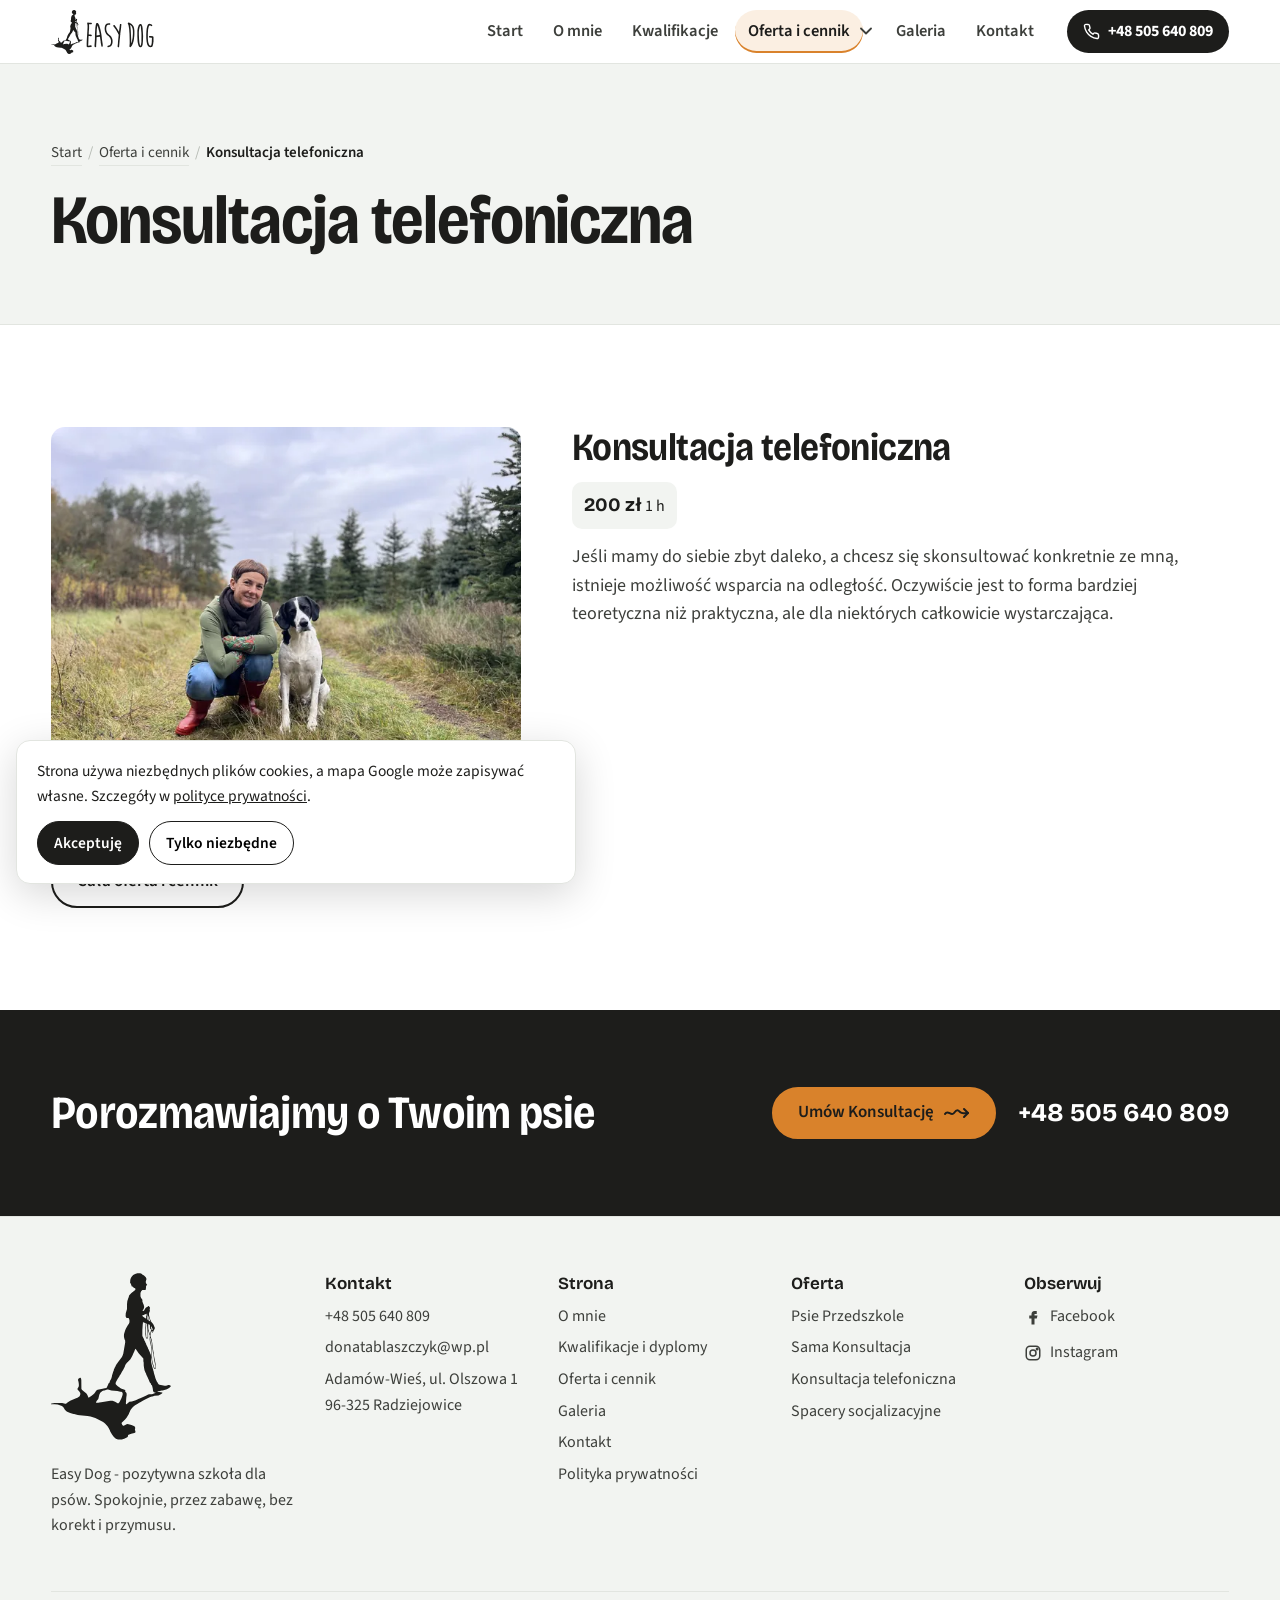
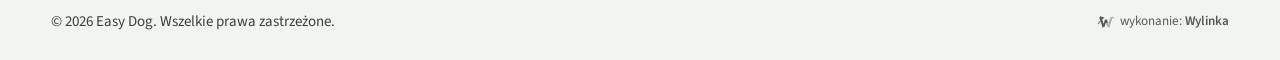
<file: konsultacja-telefoniczna.html>
<!doctype html>
<html lang="pl">
<head>
<meta charset="utf-8">
<meta name="viewport" content="width=device-width,initial-scale=1">
<meta name="robots" content="noindex,nofollow">
<title>Konsultacja telefoniczna z trenerem psów - 1 h, 200 zł | Easy Dog</title>
<meta name="description" content="Konsultacja telefoniczna Easy Dog: wsparcie na odległość, gdy mamy do siebie zbyt daleko. 1 h - 200 zł.">
<link rel="icon" href="img/znak.svg" type="image/svg+xml">
<link rel="preconnect" href="https://fonts.googleapis.com">
<link rel="preconnect" href="https://fonts.gstatic.com" crossorigin>
<link href="https://fonts.googleapis.com/css2?family=Bricolage+Grotesque:opsz,wdth,wght@12..96,75..100,400..700&family=Source+Sans+3:wght@400;600;700&display=swap" rel="stylesheet">
<link rel="stylesheet" href="style.css?v=2111b">
<style>
.wylinka-badge{display:inline-flex;align-items:center;gap:.4em;color:inherit;text-decoration:none;font-size:.875em;line-height:1;opacity:.85}
.wylinka-badge:hover,.wylinka-badge:focus-visible{opacity:1}
.wylinka-badge:focus-visible{outline:2px solid currentColor;outline-offset:3px;border-radius:2px}
.wylinka-badge svg{width:18px;height:18px;flex:none;overflow:visible}
.wylinka-badge b{font-weight:600}
.wylinka-badge .wy-old{opacity:.45;transform-origin:40px 30px;transition:transform .32s cubic-bezier(.3,.7,.4,1),opacity .32s ease-out}
.wylinka-badge .wy-pod{opacity:0;transition:opacity .2s ease-out .08s}
.wylinka-badge:hover .wy-old,.wylinka-badge:focus-visible .wy-old{transform:translate(9px,7px) rotate(9deg);opacity:0}
.wylinka-badge:hover .wy-pod,.wylinka-badge:focus-visible .wy-pod{opacity:1}
@media (prefers-reduced-motion:reduce){.wylinka-badge .wy-old,.wylinka-badge .wy-pod{transition:none}.wylinka-badge:hover .wy-old,.wylinka-badge:focus-visible .wy-old{transform:none;opacity:.45}.wylinka-badge:hover .wy-pod,.wylinka-badge:focus-visible .wy-pod{opacity:0}}
</style>
</head>
<body>
<header class="top">
 <div class="wrap">
  <a class="logo" href="index.html" aria-label="Easy Dog - strona główna"><svg role="img" aria-label="Easy Dog" xmlns="http://www.w3.org/2000/svg" viewBox="0 0 1240 531"><g fill="currentColor" fill-rule="evenodd"><path d="M284.0 1.0 279.8 0.5 274.8 0.8 267.8 3.0 261.5 6.5 256.0 12.5 253.0 18.8 252.2 23.5 251.8 32.0 253.8 33.5 257.2 42.8 258.5 43.2 259.5 43.0 263.5 47.2 267.5 48.8 269.0 51.0 268.0 53.8 265.2 56.8 256.0 64.0 250.0 69.8 249.0 71.2 247.0 78.2 245.0 82.8 245.0 83.8 243.0 89.0 242.0 98.8 242.0 115.0 238.0 128.0 237.5 136.2 238.2 140.2 239.8 142.5 241.8 143.5 246.5 143.5 248.2 144.5 249.8 150.8 249.8 156.5 248.0 161.8 245.0 165.2 239.0 175.8 236.5 181.5 233.0 192.5 232.2 196.8 232.2 203.2 234.0 211.0 236.0 215.2 236.2 221.0 230.0 257.0 228.0 263.0 225.8 267.2 224.0 269.5 224.0 270.2 212.0 285.5 212.0 286.2 210.2 288.2 206.2 294.8 206.0 296.2 203.0 301.2 203.0 302.0 200.2 307.5 200.0 309.8 198.0 314.2 194.0 327.2 194.0 329.0 192.0 335.5 190.0 339.8 188.0 342.8 186.0 349.0 183.0 351.8 182.0 353.8 182.0 354.8 181.0 356.2 180.0 359.8 178.0 363.2 177.8 364.8 176.2 366.0 167.5 368.0 164.2 368.2 148.2 372.0 145.5 373.2 143.8 375.0 138.5 382.5 135.2 385.8 126.2 393.0 125.2 393.2 120.0 396.8 118.8 395.8 115.8 388.5 112.8 384.0 101.0 374.0 97.8 370.5 96.8 368.5 96.5 341.0 95.8 336.8 94.8 334.5 93.8 333.8 92.2 333.8 89.8 335.0 87.2 337.0 86.0 339.8 86.2 342.5 87.0 344.0 88.2 349.8 88.8 357.2 88.0 361.8 84.2 368.5 84.2 370.0 85.2 372.0 90.2 377.5 93.2 382.0 93.2 386.0 92.8 388.2 91.0 392.0 90.0 393.0 84.2 396.8 79.8 399.0 76.0 400.2 61.0 407.0 52.5 412.2 47.8 416.0 45.0 416.2 35.5 414.2 11.0 413.8 2.2 415.2 0.0 416.5 0.0 417.5 2.0 418.0 12.0 417.8 21.2 419.0 28.0 420.8 35.0 423.8 40.0 428.2 44.2 435.2 49.0 439.8 51.5 441.5 61.0 445.8 71.5 448.8 73.5 448.8 85.2 451.8 91.5 452.8 116.2 455.0 125.8 457.0 141.0 462.0 163.0 472.8 168.2 476.0 172.8 479.8 180.0 487.8 184.0 494.2 188.0 502.5 188.2 504.0 193.8 513.0 194.2 514.5 200.2 522.0 206.5 527.8 208.8 528.8 211.5 529.0 212.5 529.8 226.5 529.8 227.5 529.0 233.0 527.8 242.8 523.0 244.8 520.2 245.0 517.5 245.8 516.0 247.0 514.8 255.5 511.8 265.2 509.5 267.2 508.8 268.8 507.2 268.8 504.5 267.0 498.0 267.8 496.0 268.0 492.2 266.8 489.5 265.5 488.2 256.2 484.2 243.8 481.0 240.5 481.2 234.8 484.8 231.2 486.0 229.8 486.0 227.0 484.0 224.8 479.2 225.0 476.5 235.8 466.2 240.5 460.5 247.8 448.5 248.8 445.5 249.8 444.2 249.8 443.5 250.5 442.8 252.8 437.2 254.8 433.8 260.8 426.2 267.5 420.8 274.8 416.8 280.8 412.8 284.2 411.2 293.5 405.8 295.2 405.2 299.5 402.8 315.8 395.0 321.5 392.8 323.2 392.8 329.5 391.0 342.2 389.8 351.0 385.5 354.8 381.8 354.2 380.5 344.0 378.8 338.2 379.2 338.2 378.5 341.5 376.8 343.8 376.5 352.2 374.0 355.5 373.8 360.8 372.5 369.0 369.8 375.8 365.8 380.5 361.8 381.2 360.5 381.0 359.2 379.8 358.0 376.2 356.2 373.8 356.2 366.2 358.8 361.8 359.0 345.5 356.0 343.5 355.0 341.8 353.2 339.8 350.5 338.8 347.5 336.8 345.8 331.8 333.2 331.8 332.0 327.8 319.2 326.8 313.8 325.8 311.5 324.8 306.5 322.0 297.8 319.8 288.0 318.5 280.2 319.0 267.2 317.5 259.5 314.8 253.5 314.8 252.2 313.8 250.8 313.8 250.0 313.0 249.2 310.8 243.5 308.8 240.0 308.8 238.8 302.8 226.8 302.8 225.5 300.8 222.2 299.8 219.2 297.0 214.2 296.8 212.5 295.8 211.2 295.8 210.5 290.8 200.5 290.8 182.2 292.0 164.0 292.5 161.5 292.5 157.5 293.2 156.8 294.0 156.8 297.8 158.5 299.2 158.8 301.2 159.8 301.8 160.5 301.0 164.2 301.0 168.0 300.0 176.5 300.0 192.2 302.0 205.5 303.2 207.8 305.5 209.2 307.2 208.8 308.8 206.5 309.2 202.2 308.8 186.2 309.2 185.2 309.8 185.5 311.0 188.5 311.0 190.2 314.8 200.0 314.0 211.0 315.2 220.2 317.0 226.5 319.0 237.8 319.8 247.2 319.8 269.0 321.0 281.0 323.0 290.0 327.2 302.2 328.2 304.2 329.8 305.8 331.8 306.0 332.8 305.2 333.2 303.5 332.8 288.8 327.2 260.0 326.8 254.0 324.8 243.2 324.8 241.0 322.8 228.5 322.8 225.8 320.8 213.5 316.5 200.5 317.0 196.2 319.2 187.0 322.2 184.8 323.0 184.8 323.2 186.0 322.0 188.8 322.0 190.0 322.5 190.5 323.5 190.5 323.8 189.2 325.8 186.2 327.0 182.8 329.8 178.0 330.5 176.0 330.5 174.2 329.8 173.2 329.8 172.2 329.0 171.2 326.5 164.5 323.8 160.5 319.0 155.0 317.8 151.5 315.8 148.2 314.8 145.5 314.8 144.2 313.8 142.2 313.8 140.8 312.2 135.2 311.8 127.0 313.8 124.0 314.8 119.2 314.8 117.5 314.0 116.0 315.0 112.5 314.8 109.2 312.8 107.5 312.2 106.0 311.2 105.2 310.2 105.2 306.2 108.0 302.5 109.8 300.0 112.8 298.0 116.5 298.0 117.2 295.5 120.0 293.2 121.0 292.0 121.0 291.5 120.5 291.8 119.5 293.5 117.2 295.8 112.0 296.5 109.2 296.5 106.5 294.8 100.5 293.8 99.0 292.8 95.2 291.0 91.5 291.0 87.2 290.5 84.5 286.8 79.2 284.8 74.0 284.8 63.5 287.0 58.2 290.8 54.5 293.0 53.8 300.0 53.8 301.8 52.8 302.2 51.8 301.8 49.0 302.8 47.8 302.0 45.2 303.0 44.5 302.0 41.2 303.5 40.0 305.0 39.5 306.0 38.5 306.0 37.8 303.0 33.5 301.8 30.0 301.8 26.5 302.8 24.0 302.8 22.5 304.0 20.0 303.8 18.2 301.8 13.8 295.2 7.2 292.8 6.0 288.2 2.5ZM337.5 379.2 338.2 379.2ZM143.2 411.2 145.8 407.0 149.8 402.2 150.8 400.2 153.8 387.8 156.8 381.5 163.5 376.0 167.8 374.0 170.0 373.8 179.0 371.0 181.5 371.0 192.2 373.8 211.2 375.8 220.5 377.8 223.8 378.0 225.2 378.5 227.8 381.5 228.2 384.2 227.8 388.2 224.0 399.2 223.0 400.5 223.0 401.2 217.8 411.5 213.5 415.8 204.0 410.2 195.8 406.8 188.8 407.0 159.8 411.8 154.2 412.0 150.2 412.8 144.5 413.0 143.2 412.2ZM269.2 241.5 279.0 255.2 294.0 272.5 294.0 281.2 295.0 285.2 295.2 295.5 297.0 306.2 298.2 311.0 300.0 314.8 300.2 316.2 302.8 320.8 303.2 323.0 309.0 334.8 309.0 335.8 310.0 337.2 314.0 347.0 315.2 349.2 318.0 352.0 318.2 354.8 321.0 357.5 321.8 359.0 323.8 366.8 325.0 375.8 326.2 378.2 327.5 379.5 329.5 380.2 332.5 380.2 332.8 381.0 331.8 382.0 321.5 385.8 318.0 386.2 312.2 386.0 309.5 386.8 302.0 391.0 284.2 399.0 279.8 400.2 269.8 404.8 257.5 408.8 249.5 409.8 242.2 416.5 240.0 417.8 239.0 417.8 238.5 416.2 238.5 412.5 239.8 395.5 240.8 388.8 240.8 384.2 239.8 381.0 236.0 377.0 236.8 374.5 236.2 373.5 234.2 372.0 222.8 368.0 216.2 363.0 212.5 360.8 206.8 355.2 205.8 353.2 205.8 350.0 206.8 347.0 212.0 337.5 217.8 328.8 217.8 328.0 219.8 324.5 221.8 322.0 225.8 314.5 229.5 309.0 234.8 298.5 236.0 294.5 238.0 290.5 241.8 285.8 247.5 280.5 252.8 274.2 257.8 266.2 260.5 260.5 261.8 256.5 262.8 255.2 262.8 254.5 265.8 248.5 266.8 245.0 268.5 242.0ZM316.2 206.8 317.0 207.2 318.0 210.2 318.0 211.8 320.0 218.8 324.0 250.5 327.0 266.8 328.0 275.0 330.8 288.2 331.8 297.2 331.8 303.5 331.2 304.0 330.2 304.0 329.8 303.5 328.8 300.5 327.8 299.2 326.8 294.8 325.8 293.0 325.8 291.8 323.8 285.8 322.0 276.5 320.8 237.5 319.8 233.2 319.8 230.8 317.8 223.0 316.0 213.5 315.8 207.5ZM322.8 175.5 323.8 176.8 323.8 179.2 322.8 181.2 321.0 182.5 320.8 180.8 321.8 178.8 321.8 176.5ZM310.5 162.8 313.0 163.8 314.8 166.0 315.2 178.2 316.0 179.0 317.0 178.8 317.8 177.8 318.0 173.8 318.8 170.8 319.8 170.2 321.0 171.2 321.0 174.2 320.0 178.8 318.0 183.8 316.0 192.2 316.0 194.2 315.2 195.0 313.8 192.8 313.8 191.5 311.8 186.2 310.0 178.2 309.5 168.8 309.8 163.5ZM307.8 162.5 308.0 163.5 307.5 164.0 307.0 163.0ZM303.5 160.8 304.5 160.8 305.5 162.5 307.0 179.8 307.8 201.5 307.0 206.0 305.8 207.2 303.8 205.2 303.0 202.8 302.8 196.8 301.8 190.5 301.8 178.8 302.8 169.2 303.0 161.2ZM310.2 137.2 310.8 137.5 312.0 140.8 312.0 142.8 313.0 144.8 313.0 145.8 315.0 149.8 315.2 151.2 316.8 153.5 316.5 154.5 315.0 154.0 310.0 150.2 309.8 139.0ZM308.2 134.2 308.8 135.5 308.5 148.5 307.5 149.0 306.8 148.5 306.2 146.8 306.8 137.8 307.5 134.8ZM290.8 135.5 291.5 134.8 295.0 133.5 298.0 131.8 302.2 130.5 302.8 131.0 303.0 144.2 302.5 144.8 301.5 144.5 293.5 139.0 290.8 136.5ZM306.2 129.5 306.8 130.5 306.0 132.0 305.8 136.2 305.0 136.8 304.5 136.0 304.0 130.5 304.8 129.5Z"/><path transform="translate(391.3 -151.5) scale(2.15)" d="M44.5 142.0 32.5 142.2 24.0 140.8 22.0 142.2 21.0 144.8 23.0 155.5 23.2 168.5 19.0 237.0 18.2 257.0 18.2 274.8 19.0 276.5 21.2 278.8 24.8 279.8 42.8 278.0 45.2 276.8 46.8 274.5 46.8 272.5 44.8 270.0 42.2 269.0 28.0 270.5 26.8 270.0 29.0 217.2 29.8 216.8 36.8 216.8 40.5 217.5 43.5 217.5 45.0 216.8 46.8 215.0 47.2 213.5 46.5 211.0 44.2 209.0 40.2 208.2 30.8 207.5 29.8 206.5 30.2 192.8 31.8 174.5 31.8 156.0 31.2 151.5 32.2 150.8 44.2 150.5 46.5 149.5 47.5 147.8 47.5 144.8 46.2 143.0ZM76.0 143.2 73.8 144.0 72.0 146.0 71.0 148.0 69.0 156.5 67.0 170.5 64.8 204.5 64.8 232.2 62.0 274.0 63.2 277.2 64.8 278.8 66.8 279.5 68.0 279.5 69.8 278.8 72.0 276.0 71.5 269.2 73.8 236.2 73.8 223.8 74.8 222.8 79.2 221.8 92.5 220.2 93.0 221.0 94.0 230.0 96.8 246.8 97.0 252.2 101.0 274.5 102.0 276.0 103.0 276.8 105.2 276.8 107.0 275.8 108.8 273.5 108.2 262.8 104.0 235.2 102.8 221.5 100.8 207.2 97.8 190.8 96.8 187.5 96.5 184.0 92.8 169.5 90.8 163.8 89.8 158.8 86.5 151.2 84.0 147.5 80.5 144.0 78.5 143.2ZM78.8 158.0 79.8 159.0 80.0 161.0 81.0 162.8 82.0 167.2 82.8 168.5 84.0 174.0 84.8 175.5 85.0 178.5 87.0 185.0 90.8 201.0 91.0 205.2 92.0 209.8 91.5 210.8 90.0 211.2 74.2 213.2 73.8 212.8 75.0 180.5 77.0 163.8 77.8 161.5 77.8 158.8ZM147.2 144.5 143.5 144.5 134.8 146.0 129.8 148.2 127.2 150.0 124.2 153.5 122.0 157.5 120.2 164.8 119.2 172.5 119.5 180.2 121.0 189.2 122.0 192.8 125.2 200.2 128.0 205.0 134.5 211.8 142.2 218.2 148.8 225.8 152.0 231.5 154.8 241.2 154.8 251.2 153.0 259.5 151.0 264.0 146.8 268.0 143.0 269.8 137.2 271.2 134.8 273.5 134.5 275.5 135.0 277.2 136.8 279.0 138.5 279.8 143.5 278.8 148.5 276.8 154.0 273.8 157.8 270.2 161.8 261.0 163.2 255.0 163.8 249.5 163.5 240.0 162.8 236.0 160.5 229.5 156.5 221.2 151.8 215.2 141.5 206.0 134.0 198.0 131.0 191.5 128.8 183.5 128.0 178.0 128.0 171.8 128.8 166.5 130.8 159.8 132.0 157.8 134.0 155.8 135.8 154.8 139.8 153.8 146.0 153.8 148.5 152.8 150.8 150.0 150.8 147.8 148.5 145.0ZM210.0 148.5 207.8 148.5 206.2 149.2 205.0 151.0 200.2 186.8 200.2 191.2 199.8 192.0 199.2 192.0 197.8 190.0 197.5 189.0 194.0 183.8 193.8 182.5 188.0 174.0 186.8 171.2 176.5 156.8 174.2 155.0 171.2 154.5 170.0 155.0 168.0 157.0 167.5 159.0 168.0 161.5 175.0 170.0 176.2 172.5 180.0 177.2 186.0 187.2 187.0 188.2 188.2 191.2 194.0 200.8 194.0 201.8 198.0 209.2 194.0 248.0 193.8 256.5 192.0 273.0 192.0 276.2 194.5 279.2 195.8 279.8 197.2 279.8 199.0 279.0 199.8 278.2 200.5 276.0 203.8 237.5 205.8 221.2 206.0 214.0 207.2 207.5 207.0 204.2 211.5 171.2 212.0 162.8 213.2 153.8 213.2 151.8 212.8 150.5 211.2 149.0Z"/><path transform="translate(195.0 -151.5) scale(2.15)" d="M344.5 141.0 342.5 141.8 341.0 143.2 340.2 144.8 340.2 146.2 344.0 154.5 345.0 158.2 348.0 177.5 350.0 205.5 351.0 241.0 351.0 260.2 350.0 269.5 350.0 276.8 351.5 278.8 354.0 279.8 356.8 278.8 362.8 271.2 368.8 258.5 372.8 245.8 375.5 231.5 375.8 225.0 376.8 217.8 377.5 206.2 377.5 187.2 375.5 171.5 372.8 163.2 369.2 156.8 363.0 149.8 358.0 146.0 354.0 144.2 351.5 143.8 347.5 141.2ZM353.8 154.8 354.8 154.8 357.2 156.5 363.0 163.5 366.8 173.2 368.0 179.0 369.0 187.5 369.2 202.5 367.8 223.0 366.8 230.2 363.5 245.8 361.0 253.0 361.0 254.5 359.8 255.5 358.8 254.2 359.2 253.2 359.5 237.5 357.2 183.8 355.8 168.8 353.8 156.5 353.2 155.5ZM411.5 148.5 409.2 149.0 406.8 150.2 403.0 154.5 400.2 159.5 400.0 161.5 397.2 169.2 394.2 185.5 394.0 217.8 395.2 244.5 396.2 253.0 399.0 265.8 401.0 271.5 404.2 276.2 407.2 278.8 409.2 279.5 412.5 279.8 416.8 278.5 420.8 274.5 423.8 264.8 425.5 244.0 426.5 217.5 424.0 176.5 422.5 164.8 420.8 158.5 417.5 151.8 415.0 149.5ZM410.8 158.8 412.0 159.5 413.0 162.2 413.8 166.8 416.8 197.8 417.2 212.5 416.8 249.8 414.8 264.0 414.0 265.8 413.8 268.0 412.0 271.0 411.0 271.0 409.0 268.2 405.8 256.0 403.8 234.5 402.5 208.2 402.5 193.5 403.8 181.5 406.8 167.8 408.8 161.8 410.0 159.2ZM461.8 148.2 458.5 149.0 455.0 151.0 452.2 154.8 449.0 162.5 446.2 176.2 445.0 187.8 444.0 206.5 444.0 229.2 446.0 249.2 449.0 262.2 451.0 267.5 454.2 273.0 458.8 276.8 462.5 278.5 468.5 279.2 472.0 278.8 475.0 277.5 478.5 274.8 479.8 272.5 482.8 261.0 484.0 251.2 484.8 249.8 484.8 221.8 483.0 219.0 480.5 218.0 469.8 216.8 465.2 215.8 461.8 216.0 460.0 217.5 459.5 219.5 460.0 222.8 461.2 224.2 474.8 226.2 476.0 227.2 475.0 253.2 473.8 260.8 473.0 262.5 472.8 266.0 472.0 268.2 470.5 269.8 467.8 270.8 466.5 270.5 462.0 268.0 458.8 263.2 456.0 254.8 454.5 247.5 453.0 230.2 453.0 202.0 454.5 180.5 456.8 168.2 458.8 161.8 460.5 158.5 462.5 157.0 464.8 157.0 467.0 157.8 471.8 160.5 474.5 161.0 475.8 160.5 477.5 158.8 478.0 156.2 477.0 154.2 472.0 150.0 466.0 148.5Z"/></g></svg></a>
  <nav class="nav" aria-label="Menu"><a href="index.html">Start</a><a href="o-mnie.html">O mnie</a><a href="kwalifikacje.html">Kwalifikacje</a><div class="sub akt"><a href="oferta.html">Oferta i cennik</a><button class="sub-t" type="button" aria-label="Pokaż usługi" aria-expanded="false"><svg viewBox="0 0 12 8" aria-hidden="true"><path d="M1 1.5 6 6.5 11 1.5" fill="none" stroke="currentColor" stroke-width="1.8" stroke-linecap="round" stroke-linejoin="round"/></svg></button><div class="sub-m"><a href="psie-przedszkole.html">Psie Przedszkole</a><a href="konsultacja.html">Sama Konsultacja</a><a href="konsultacja-telefoniczna.html" aria-current="page">Konsultacja telefoniczna</a><a href="spacery-socjalizacyjne.html">Spacery socjalizacyjne</a></div></div><a href="galeria.html">Galeria</a><a href="kontakt.html">Kontakt</a><a class="mtel" href="tel:+48505640809">+48 505 640 809</a></nav>
  <a class="tel-top" href="tel:+48505640809"><svg viewBox="0 0 24 24" fill="none" stroke="currentColor" stroke-width="2" stroke-linecap="round" stroke-linejoin="round" aria-hidden="true"><path d="M22 16.9v3a2 2 0 0 1-2.2 2 19.8 19.8 0 0 1-8.6-3.1 19.5 19.5 0 0 1-6-6A19.8 19.8 0 0 1 2.1 4.2 2 2 0 0 1 4.1 2h3a2 2 0 0 1 2 1.7c.1.9.4 1.8.7 2.7a2 2 0 0 1-.5 2.1L8 9.8a16 16 0 0 0 6 6l1.3-1.3a2 2 0 0 1 2.1-.4c.9.3 1.8.6 2.7.7a2 2 0 0 1 1.7 2z"/></svg>+48 505 640 809</a>
  <button class="burger" aria-label="Otwórz menu" aria-expanded="false"><span></span><span></span><span></span></button>
 </div>
</header>
<main>
<section class="ph"><div class="wrap"><nav class="okruszki" aria-label="Jesteś tutaj"><a href="index.html">Start</a> <i aria-hidden="true">/</i> <a href="oferta.html">Oferta i cennik</a> <i aria-hidden="true">/</i> <span aria-current="page">Konsultacja telefoniczna</span></nav><h1>Konsultacja telefoniczna</h1></div></section><section class="sec"><div class="wrap"><div class="usl-s rv" id="konsultacja-telefoniczna"><div class="usl-f"><img src="img/n/ed-cz1_05-1000.webp" srcset="img/n/ed-cz1_05-640.webp 640w, img/n/ed-cz1_05-1000.webp 1000w" sizes="(max-width: 900px) 92vw, 560px" data-full="img/n/ed-cz1_05-1600.webp" alt="Donata z biało-czarnym psem przy polnej drodze" width="1000" height="750" loading="lazy" decoding="async"></div><div class="usl-tx"><h2>Konsultacja telefoniczna</h2><div class="ceny"><span><b>200 zł</b> 1 h</span></div><p>Jeśli mamy do siebie zbyt daleko, a chcesz się skonsultować konkretnie ze mną, istnieje możliwość wsparcia na odległość. Oczywiście jest to forma bardziej teoretyczna niż praktyczna, ale dla niektórych całkowicie wystarczająca.</p></div></div><p class="wroc"><a class="btn btn-s" href="oferta.html">Cała oferta i cennik</a></p></div></section><section class="cta-pas"><div class="wrap cta-in"><h2>Porozmawiajmy o Twoim psie</h2><div class="cta-b"><a class="btn btn-j" href="kontakt.html">Umów Konsultację <svg viewBox="0 0 26 12" fill="none" stroke="currentColor" stroke-width="2" stroke-linecap="round" stroke-linejoin="round" aria-hidden="true"><path d="M1 7c3-5 6 3 9-1s4-3 6-1 3 1 8 1"/><path d="m20 2 4 4-4 4"/></svg></a><a class="cta-tel" href="tel:+48505640809">+48 505 640 809</a></div></div></section>
</main>
<footer class="foot">
 <div class="wrap">
  <div class="g">
   <div>
    <div class="fz"><svg aria-hidden="true" xmlns="http://www.w3.org/2000/svg" viewBox="0 0 382 531"><path fill="currentColor" fill-rule="evenodd" d="M284.0 1.0 279.8 0.5 274.8 0.8 267.8 3.0 261.5 6.5 256.0 12.5 253.0 18.8 252.2 23.5 251.8 32.0 253.8 33.5 257.2 42.8 258.5 43.2 259.5 43.0 263.5 47.2 267.5 48.8 269.0 51.0 268.0 53.8 265.2 56.8 256.0 64.0 250.0 69.8 249.0 71.2 247.0 78.2 245.0 82.8 245.0 83.8 243.0 89.0 242.0 98.8 242.0 115.0 238.0 128.0 237.5 136.2 238.2 140.2 239.8 142.5 241.8 143.5 246.5 143.5 248.2 144.5 249.8 150.8 249.8 156.5 248.0 161.8 245.0 165.2 239.0 175.8 236.5 181.5 233.0 192.5 232.2 196.8 232.2 203.2 234.0 211.0 236.0 215.2 236.2 221.0 230.0 257.0 228.0 263.0 225.8 267.2 224.0 269.5 224.0 270.2 212.0 285.5 212.0 286.2 210.2 288.2 206.2 294.8 206.0 296.2 203.0 301.2 203.0 302.0 200.2 307.5 200.0 309.8 198.0 314.2 194.0 327.2 194.0 329.0 192.0 335.5 190.0 339.8 188.0 342.8 186.0 349.0 183.0 351.8 182.0 353.8 182.0 354.8 181.0 356.2 180.0 359.8 178.0 363.2 177.8 364.8 176.2 366.0 167.5 368.0 164.2 368.2 148.2 372.0 145.5 373.2 143.8 375.0 138.5 382.5 135.2 385.8 126.2 393.0 125.2 393.2 120.0 396.8 118.8 395.8 115.8 388.5 112.8 384.0 101.0 374.0 97.8 370.5 96.8 368.5 96.5 341.0 95.8 336.8 94.8 334.5 93.8 333.8 92.2 333.8 89.8 335.0 87.2 337.0 86.0 339.8 86.2 342.5 87.0 344.0 88.2 349.8 88.8 357.2 88.0 361.8 84.2 368.5 84.2 370.0 85.2 372.0 90.2 377.5 93.2 382.0 93.2 386.0 92.8 388.2 91.0 392.0 90.0 393.0 84.2 396.8 79.8 399.0 76.0 400.2 61.0 407.0 52.5 412.2 47.8 416.0 45.0 416.2 35.5 414.2 11.0 413.8 2.2 415.2 0.0 416.5 0.0 417.5 2.0 418.0 12.0 417.8 21.2 419.0 28.0 420.8 35.0 423.8 40.0 428.2 44.2 435.2 49.0 439.8 51.5 441.5 61.0 445.8 71.5 448.8 73.5 448.8 85.2 451.8 91.5 452.8 116.2 455.0 125.8 457.0 141.0 462.0 163.0 472.8 168.2 476.0 172.8 479.8 180.0 487.8 184.0 494.2 188.0 502.5 188.2 504.0 193.8 513.0 194.2 514.5 200.2 522.0 206.5 527.8 208.8 528.8 211.5 529.0 212.5 529.8 226.5 529.8 227.5 529.0 233.0 527.8 242.8 523.0 244.8 520.2 245.0 517.5 245.8 516.0 247.0 514.8 255.5 511.8 265.2 509.5 267.2 508.8 268.8 507.2 268.8 504.5 267.0 498.0 267.8 496.0 268.0 492.2 266.8 489.5 265.5 488.2 256.2 484.2 243.8 481.0 240.5 481.2 234.8 484.8 231.2 486.0 229.8 486.0 227.0 484.0 224.8 479.2 225.0 476.5 235.8 466.2 240.5 460.5 247.8 448.5 248.8 445.5 249.8 444.2 249.8 443.5 250.5 442.8 252.8 437.2 254.8 433.8 260.8 426.2 267.5 420.8 274.8 416.8 280.8 412.8 284.2 411.2 293.5 405.8 295.2 405.2 299.5 402.8 315.8 395.0 321.5 392.8 323.2 392.8 329.5 391.0 342.2 389.8 351.0 385.5 354.8 381.8 354.2 380.5 344.0 378.8 338.2 379.2 338.2 378.5 341.5 376.8 343.8 376.5 352.2 374.0 355.5 373.8 360.8 372.5 369.0 369.8 375.8 365.8 380.5 361.8 381.2 360.5 381.0 359.2 379.8 358.0 376.2 356.2 373.8 356.2 366.2 358.8 361.8 359.0 345.5 356.0 343.5 355.0 341.8 353.2 339.8 350.5 338.8 347.5 336.8 345.8 331.8 333.2 331.8 332.0 327.8 319.2 326.8 313.8 325.8 311.5 324.8 306.5 322.0 297.8 319.8 288.0 318.5 280.2 319.0 267.2 317.5 259.5 314.8 253.5 314.8 252.2 313.8 250.8 313.8 250.0 313.0 249.2 310.8 243.5 308.8 240.0 308.8 238.8 302.8 226.8 302.8 225.5 300.8 222.2 299.8 219.2 297.0 214.2 296.8 212.5 295.8 211.2 295.8 210.5 290.8 200.5 290.8 182.2 292.0 164.0 292.5 161.5 292.5 157.5 293.2 156.8 294.0 156.8 297.8 158.5 299.2 158.8 301.2 159.8 301.8 160.5 301.0 164.2 301.0 168.0 300.0 176.5 300.0 192.2 302.0 205.5 303.2 207.8 305.5 209.2 307.2 208.8 308.8 206.5 309.2 202.2 308.8 186.2 309.2 185.2 309.8 185.5 311.0 188.5 311.0 190.2 314.8 200.0 314.0 211.0 315.2 220.2 317.0 226.5 319.0 237.8 319.8 247.2 319.8 269.0 321.0 281.0 323.0 290.0 327.2 302.2 328.2 304.2 329.8 305.8 331.8 306.0 332.8 305.2 333.2 303.5 332.8 288.8 327.2 260.0 326.8 254.0 324.8 243.2 324.8 241.0 322.8 228.5 322.8 225.8 320.8 213.5 316.5 200.5 317.0 196.2 319.2 187.0 322.2 184.8 323.0 184.8 323.2 186.0 322.0 188.8 322.0 190.0 322.5 190.5 323.5 190.5 323.8 189.2 325.8 186.2 327.0 182.8 329.8 178.0 330.5 176.0 330.5 174.2 329.8 173.2 329.8 172.2 329.0 171.2 326.5 164.5 323.8 160.5 319.0 155.0 317.8 151.5 315.8 148.2 314.8 145.5 314.8 144.2 313.8 142.2 313.8 140.8 312.2 135.2 311.8 127.0 313.8 124.0 314.8 119.2 314.8 117.5 314.0 116.0 315.0 112.5 314.8 109.2 312.8 107.5 312.2 106.0 311.2 105.2 310.2 105.2 306.2 108.0 302.5 109.8 300.0 112.8 298.0 116.5 298.0 117.2 295.5 120.0 293.2 121.0 292.0 121.0 291.5 120.5 291.8 119.5 293.5 117.2 295.8 112.0 296.5 109.2 296.5 106.5 294.8 100.5 293.8 99.0 292.8 95.2 291.0 91.5 291.0 87.2 290.5 84.5 286.8 79.2 284.8 74.0 284.8 63.5 287.0 58.2 290.8 54.5 293.0 53.8 300.0 53.8 301.8 52.8 302.2 51.8 301.8 49.0 302.8 47.8 302.0 45.2 303.0 44.5 302.0 41.2 303.5 40.0 305.0 39.5 306.0 38.5 306.0 37.8 303.0 33.5 301.8 30.0 301.8 26.5 302.8 24.0 302.8 22.5 304.0 20.0 303.8 18.2 301.8 13.8 295.2 7.2 292.8 6.0 288.2 2.5ZM337.5 379.2 338.2 379.2ZM143.2 411.2 145.8 407.0 149.8 402.2 150.8 400.2 153.8 387.8 156.8 381.5 163.5 376.0 167.8 374.0 170.0 373.8 179.0 371.0 181.5 371.0 192.2 373.8 211.2 375.8 220.5 377.8 223.8 378.0 225.2 378.5 227.8 381.5 228.2 384.2 227.8 388.2 224.0 399.2 223.0 400.5 223.0 401.2 217.8 411.5 213.5 415.8 204.0 410.2 195.8 406.8 188.8 407.0 159.8 411.8 154.2 412.0 150.2 412.8 144.5 413.0 143.2 412.2ZM269.2 241.5 279.0 255.2 294.0 272.5 294.0 281.2 295.0 285.2 295.2 295.5 297.0 306.2 298.2 311.0 300.0 314.8 300.2 316.2 302.8 320.8 303.2 323.0 309.0 334.8 309.0 335.8 310.0 337.2 314.0 347.0 315.2 349.2 318.0 352.0 318.2 354.8 321.0 357.5 321.8 359.0 323.8 366.8 325.0 375.8 326.2 378.2 327.5 379.5 329.5 380.2 332.5 380.2 332.8 381.0 331.8 382.0 321.5 385.8 318.0 386.2 312.2 386.0 309.5 386.8 302.0 391.0 284.2 399.0 279.8 400.2 269.8 404.8 257.5 408.8 249.5 409.8 242.2 416.5 240.0 417.8 239.0 417.8 238.5 416.2 238.5 412.5 239.8 395.5 240.8 388.8 240.8 384.2 239.8 381.0 236.0 377.0 236.8 374.5 236.2 373.5 234.2 372.0 222.8 368.0 216.2 363.0 212.5 360.8 206.8 355.2 205.8 353.2 205.8 350.0 206.8 347.0 212.0 337.5 217.8 328.8 217.8 328.0 219.8 324.5 221.8 322.0 225.8 314.5 229.5 309.0 234.8 298.5 236.0 294.5 238.0 290.5 241.8 285.8 247.5 280.5 252.8 274.2 257.8 266.2 260.5 260.5 261.8 256.5 262.8 255.2 262.8 254.5 265.8 248.5 266.8 245.0 268.5 242.0ZM316.2 206.8 317.0 207.2 318.0 210.2 318.0 211.8 320.0 218.8 324.0 250.5 327.0 266.8 328.0 275.0 330.8 288.2 331.8 297.2 331.8 303.5 331.2 304.0 330.2 304.0 329.8 303.5 328.8 300.5 327.8 299.2 326.8 294.8 325.8 293.0 325.8 291.8 323.8 285.8 322.0 276.5 320.8 237.5 319.8 233.2 319.8 230.8 317.8 223.0 316.0 213.5 315.8 207.5ZM322.8 175.5 323.8 176.8 323.8 179.2 322.8 181.2 321.0 182.5 320.8 180.8 321.8 178.8 321.8 176.5ZM310.5 162.8 313.0 163.8 314.8 166.0 315.2 178.2 316.0 179.0 317.0 178.8 317.8 177.8 318.0 173.8 318.8 170.8 319.8 170.2 321.0 171.2 321.0 174.2 320.0 178.8 318.0 183.8 316.0 192.2 316.0 194.2 315.2 195.0 313.8 192.8 313.8 191.5 311.8 186.2 310.0 178.2 309.5 168.8 309.8 163.5ZM307.8 162.5 308.0 163.5 307.5 164.0 307.0 163.0ZM303.5 160.8 304.5 160.8 305.5 162.5 307.0 179.8 307.8 201.5 307.0 206.0 305.8 207.2 303.8 205.2 303.0 202.8 302.8 196.8 301.8 190.5 301.8 178.8 302.8 169.2 303.0 161.2ZM310.2 137.2 310.8 137.5 312.0 140.8 312.0 142.8 313.0 144.8 313.0 145.8 315.0 149.8 315.2 151.2 316.8 153.5 316.5 154.5 315.0 154.0 310.0 150.2 309.8 139.0ZM308.2 134.2 308.8 135.5 308.5 148.5 307.5 149.0 306.8 148.5 306.2 146.8 306.8 137.8 307.5 134.8ZM290.8 135.5 291.5 134.8 295.0 133.5 298.0 131.8 302.2 130.5 302.8 131.0 303.0 144.2 302.5 144.8 301.5 144.5 293.5 139.0 290.8 136.5ZM306.2 129.5 306.8 130.5 306.0 132.0 305.8 136.2 305.0 136.8 304.5 136.0 304.0 130.5 304.8 129.5Z"/></svg></div>
    <p style="margin-top:14px;max-width:340px">Easy Dog - pozytywna szkoła dla psów. Spokojnie, przez zabawę, bez korekt i przymusu.</p>
   </div>
   <div><h4>Kontakt</h4><ul><li><a href="tel:+48505640809">+48 505 640 809</a></li><li><a href="mailto:donatablaszczyk@wp.pl">donatablaszczyk@wp.pl</a></li><li>Adamów-Wieś, ul. Olszowa 1<br>96-325 Radziejowice</li></ul></div>
   <div><h4>Strona</h4><ul><li><a href="o-mnie.html">O mnie</a></li><li><a href="kwalifikacje.html">Kwalifikacje i dyplomy</a></li><li><a href="oferta.html">Oferta i cennik</a></li><li><a href="galeria.html">Galeria</a></li><li><a href="kontakt.html">Kontakt</a></li><li><a href="polityka-prywatnosci.html">Polityka prywatności</a></li></ul></div><div><h4>Oferta</h4><ul><li><a href="psie-przedszkole.html">Psie Przedszkole</a></li><li><a href="konsultacja.html">Sama Konsultacja</a></li><li><a href="konsultacja-telefoniczna.html">Konsultacja telefoniczna</a></li><li><a href="spacery-socjalizacyjne.html">Spacery socjalizacyjne</a></li></ul></div>
   <div><h4>Obserwuj</h4><ul><li><a href="https://www.facebook.com/szkoladlapsoweasydog" rel="noopener" style="display:inline-flex;gap:8px;align-items:center"><svg viewBox="0 0 24 24" fill="currentColor" aria-hidden="true" width="18" height="18"><path d="M14 8h3V4h-3c-2.8 0-4 1.8-4 4.3V10H7v4h3v8h4v-8h3l1-4h-4V8.6c0-.4.3-.6.6-.6z"/></svg>Facebook</a></li><li><a href="https://www.instagram.com/easydog_szkola_dla_psow/" rel="noopener" style="display:inline-flex;gap:8px;align-items:center"><svg viewBox="0 0 24 24" fill="none" stroke="currentColor" stroke-width="2" aria-hidden="true" width="18" height="18"><rect x="3" y="3" width="18" height="18" rx="5"/><circle cx="12" cy="12" r="4"/><circle cx="17.5" cy="6.5" r="1" fill="currentColor"/></svg>Instagram</a></li></ul></div>
  </div>
  <div class="dol"><span>© <span data-rok>2026</span> Easy Dog. Wszelkie prawa zastrzeżone.</span><a class="wylinka-badge" href="https://wylinka.pl/?utm_source=easy-dog.pl&amp;utm_medium=stopka&amp;utm_campaign=wykonanie" rel="noopener" title="Strona wykonana przez Wylinka"><svg viewBox="0 0 64 64" aria-hidden="true" focusable="false" fill="currentColor"><path d="M9.8 22.8l-1.2-7.9 2.2-3.7 15.5 4.6-.5 1.5-7.2 5.5 4.7 15.6 5-15.6 7 0 4.1 12.7-4.2-.9-2.6 1.8-.8-2.2-5.3 15.6-4.3 0 .4 .2-2.1 2.8-1.3-1.1 1.1-1.4-3.1 .2-.1-1.7 2.2-.1-5.7-16.5-4.8 .6-.8 3.1 0 .5-.3 .5 .8 2.2-1.6 .5-.4-1.3-.8 1.6-1.5-.8 .8-1.6-1.4 .6-.6-1.6 2.3-.8 .2-.4 1.3-4.8 5.9-.8-2.4-6.9zM15.2 13.7l-.1-.4-.4 .8-.1 .8 .1 1 .1 .4 .3 .7 .3-.9 .1-.7 0-.8z"/><path class="wy-pod" d="M37.1 49.8l-4.5-13.3 2.6-1.8 4.2 .9 .9 2.8 3-9.7 0-.5 .1-.8 3.2-8.4 .5-1 .6-1 .9-1.1 1.3-1 1.1-.7 1.4-.5 1.4-.3 .7 0 .9 0 1.2 .3 1.4 .6 .8 .5 .7 .7 .6 .7 .5 .9 .3 .9 .1 .9 0 .8-.2 .9-.5 .9-.5 .6-.7 .5-.7 .3-.1-.1 0-.1 .5-.5 .3-.7 .2-.5 0-.6-.1-.6-.3-.7-.4-.5-.4-.4-.5-.3-.6-.3-.7 0-.7 .1-.6 .1-.5 .4-.5 .5-.3 .5-.2 .7-.1 1.5-1.4 5.1-.8 3.3-.3 .7-.5 .7-6 17.5 1.9 .1-.1 1.7-3.1-.2 1.1 1.4-1.3 1.1-2.1-2.8 .4-.2z"/><path class="wy-old" d="M40.8 50l.4-.2-4.1 0-4.2-12.5 2.5-1.7 4.3 .9 .6 1.9 .6-1.6 0-.3 2.4-7.8 0-.5 .1-.8 3.2-8.4 .4-.8 .6-.9 .9-1.2 .9-.9 1.3-.8 1.4-.6 1.2-.3 1.4-.1 1.3 .1 .6 .2 .8 .3 1.1 .6 .9 .7 .7 .9 .5 .9 .3 .9 .1 1.1-.1 .9-.3 .9-.4 .7-.6 .7-.6 .4-.6 .2-.1-.1 0-.1 .5-.5 .3-.7 .2-.5 0-.5-.1-.6-.2-.6-.3-.5-.4-.5-.5-.3-.6-.3-.7-.1-.6 0-.6 .1-.6 .3-.6 .5-.3 .4-.2 .5-.1 .5-.1 1.5-1.4 5.1-.8 3.3-.3 .7-.5 .7-6 17.5 1.9 .1-.1 1.7-3.1-.2 1.1 1.4-1.3 1.1zM49.6 17.1l.6 1.7-1.5 1.9 .4 .4 1.8-2.1-.7-2.1zM48.1 28.3l.5 1.8-1.7 1.8 .4 .4 1.9-2-.6-2.2zM37.9 41.7l1.7-1.5-.4-.4-1.7 1.4zM42.6 38.7l-1.5 2.8 1.1 2-1.3 2.6 .5 .2 1.5-2.8-1.1-2 1.4-2.5z"/></svg><span>wykonanie: <b>Wylinka</b></span></a></div>
 </div>
</footer>
<div class="ck" role="dialog" aria-label="Pliki cookies">
 <p>Strona używa niezbędnych plików cookies, a mapa Google może zapisywać własne. Szczegóły w <a href="polityka-prywatnosci.html">polityce prywatności</a>.</p>
 <div class="b"><button class="a" data-v="all">Akceptuję</button><button data-v="min">Tylko niezbędne</button></div>
</div>
<script src="app.js?v=2111b" defer></script>
</body>
</html>
</file>
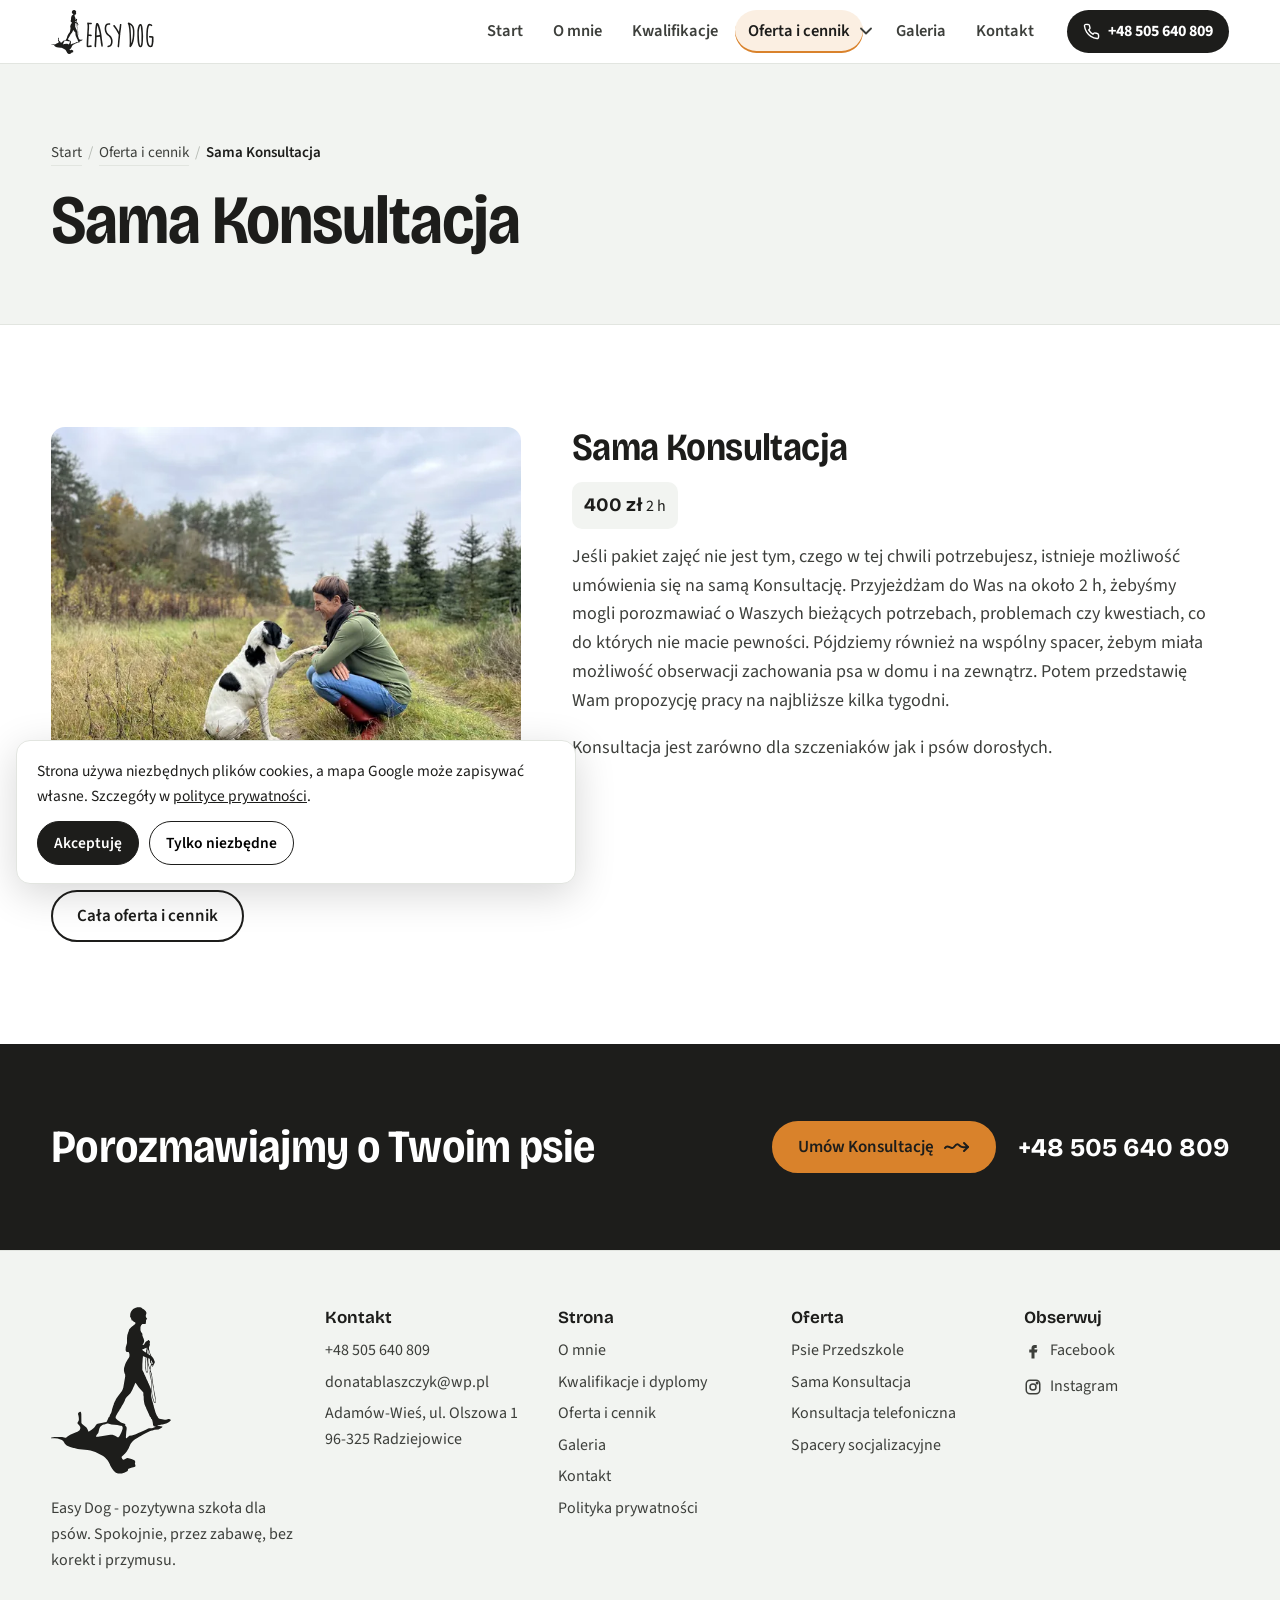
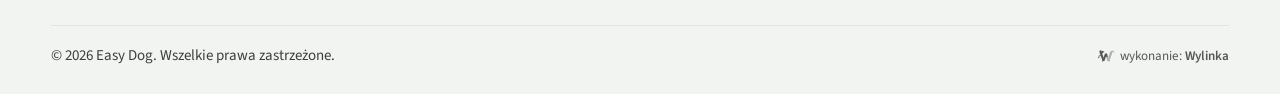
<file: konsultacja.html>
<!doctype html>
<html lang="pl">
<head>
<meta charset="utf-8">
<meta name="viewport" content="width=device-width,initial-scale=1">
<meta name="robots" content="noindex,nofollow">
<title>Konsultacja z trenerem psów w domu - 2 h, 400 zł | Easy Dog</title>
<meta name="description" content="Sama Konsultacja Easy Dog: około 2 h u Was w domu, wspólny spacer i propozycja pracy na najbliższe tygodnie. Dla szczeniaków i psów dorosłych. 400 zł.">
<link rel="icon" href="img/znak.svg" type="image/svg+xml">
<link rel="preconnect" href="https://fonts.googleapis.com">
<link rel="preconnect" href="https://fonts.gstatic.com" crossorigin>
<link href="https://fonts.googleapis.com/css2?family=Bricolage+Grotesque:opsz,wdth,wght@12..96,75..100,400..700&family=Source+Sans+3:wght@400;600;700&display=swap" rel="stylesheet">
<link rel="stylesheet" href="style.css?v=2111b">
<style>
.wylinka-badge{display:inline-flex;align-items:center;gap:.4em;color:inherit;text-decoration:none;font-size:.875em;line-height:1;opacity:.85}
.wylinka-badge:hover,.wylinka-badge:focus-visible{opacity:1}
.wylinka-badge:focus-visible{outline:2px solid currentColor;outline-offset:3px;border-radius:2px}
.wylinka-badge svg{width:18px;height:18px;flex:none;overflow:visible}
.wylinka-badge b{font-weight:600}
.wylinka-badge .wy-old{opacity:.45;transform-origin:40px 30px;transition:transform .32s cubic-bezier(.3,.7,.4,1),opacity .32s ease-out}
.wylinka-badge .wy-pod{opacity:0;transition:opacity .2s ease-out .08s}
.wylinka-badge:hover .wy-old,.wylinka-badge:focus-visible .wy-old{transform:translate(9px,7px) rotate(9deg);opacity:0}
.wylinka-badge:hover .wy-pod,.wylinka-badge:focus-visible .wy-pod{opacity:1}
@media (prefers-reduced-motion:reduce){.wylinka-badge .wy-old,.wylinka-badge .wy-pod{transition:none}.wylinka-badge:hover .wy-old,.wylinka-badge:focus-visible .wy-old{transform:none;opacity:.45}.wylinka-badge:hover .wy-pod,.wylinka-badge:focus-visible .wy-pod{opacity:0}}
</style>
</head>
<body>
<header class="top">
 <div class="wrap">
  <a class="logo" href="index.html" aria-label="Easy Dog - strona główna"><svg role="img" aria-label="Easy Dog" xmlns="http://www.w3.org/2000/svg" viewBox="0 0 1240 531"><g fill="currentColor" fill-rule="evenodd"><path d="M284.0 1.0 279.8 0.5 274.8 0.8 267.8 3.0 261.5 6.5 256.0 12.5 253.0 18.8 252.2 23.5 251.8 32.0 253.8 33.5 257.2 42.8 258.5 43.2 259.5 43.0 263.5 47.2 267.5 48.8 269.0 51.0 268.0 53.8 265.2 56.8 256.0 64.0 250.0 69.8 249.0 71.2 247.0 78.2 245.0 82.8 245.0 83.8 243.0 89.0 242.0 98.8 242.0 115.0 238.0 128.0 237.5 136.2 238.2 140.2 239.8 142.5 241.8 143.5 246.5 143.5 248.2 144.5 249.8 150.8 249.8 156.5 248.0 161.8 245.0 165.2 239.0 175.8 236.5 181.5 233.0 192.5 232.2 196.8 232.2 203.2 234.0 211.0 236.0 215.2 236.2 221.0 230.0 257.0 228.0 263.0 225.8 267.2 224.0 269.5 224.0 270.2 212.0 285.5 212.0 286.2 210.2 288.2 206.2 294.8 206.0 296.2 203.0 301.2 203.0 302.0 200.2 307.5 200.0 309.8 198.0 314.2 194.0 327.2 194.0 329.0 192.0 335.5 190.0 339.8 188.0 342.8 186.0 349.0 183.0 351.8 182.0 353.8 182.0 354.8 181.0 356.2 180.0 359.8 178.0 363.2 177.8 364.8 176.2 366.0 167.5 368.0 164.2 368.2 148.2 372.0 145.5 373.2 143.8 375.0 138.5 382.5 135.2 385.8 126.2 393.0 125.2 393.2 120.0 396.8 118.8 395.8 115.8 388.5 112.8 384.0 101.0 374.0 97.8 370.5 96.8 368.5 96.5 341.0 95.8 336.8 94.8 334.5 93.8 333.8 92.2 333.8 89.8 335.0 87.2 337.0 86.0 339.8 86.2 342.5 87.0 344.0 88.2 349.8 88.8 357.2 88.0 361.8 84.2 368.5 84.2 370.0 85.2 372.0 90.2 377.5 93.2 382.0 93.2 386.0 92.8 388.2 91.0 392.0 90.0 393.0 84.2 396.8 79.8 399.0 76.0 400.2 61.0 407.0 52.5 412.2 47.8 416.0 45.0 416.2 35.5 414.2 11.0 413.8 2.2 415.2 0.0 416.5 0.0 417.5 2.0 418.0 12.0 417.8 21.2 419.0 28.0 420.8 35.0 423.8 40.0 428.2 44.2 435.2 49.0 439.8 51.5 441.5 61.0 445.8 71.5 448.8 73.5 448.8 85.2 451.8 91.5 452.8 116.2 455.0 125.8 457.0 141.0 462.0 163.0 472.8 168.2 476.0 172.8 479.8 180.0 487.8 184.0 494.2 188.0 502.5 188.2 504.0 193.8 513.0 194.2 514.5 200.2 522.0 206.5 527.8 208.8 528.8 211.5 529.0 212.5 529.8 226.5 529.8 227.5 529.0 233.0 527.8 242.8 523.0 244.8 520.2 245.0 517.5 245.8 516.0 247.0 514.8 255.5 511.8 265.2 509.5 267.2 508.8 268.8 507.2 268.8 504.5 267.0 498.0 267.8 496.0 268.0 492.2 266.8 489.5 265.5 488.2 256.2 484.2 243.8 481.0 240.5 481.2 234.8 484.8 231.2 486.0 229.8 486.0 227.0 484.0 224.8 479.2 225.0 476.5 235.8 466.2 240.5 460.5 247.8 448.5 248.8 445.5 249.8 444.2 249.8 443.5 250.5 442.8 252.8 437.2 254.8 433.8 260.8 426.2 267.5 420.8 274.8 416.8 280.8 412.8 284.2 411.2 293.5 405.8 295.2 405.2 299.5 402.8 315.8 395.0 321.5 392.8 323.2 392.8 329.5 391.0 342.2 389.8 351.0 385.5 354.8 381.8 354.2 380.5 344.0 378.8 338.2 379.2 338.2 378.5 341.5 376.8 343.8 376.5 352.2 374.0 355.5 373.8 360.8 372.5 369.0 369.8 375.8 365.8 380.5 361.8 381.2 360.5 381.0 359.2 379.8 358.0 376.2 356.2 373.8 356.2 366.2 358.8 361.8 359.0 345.5 356.0 343.5 355.0 341.8 353.2 339.8 350.5 338.8 347.5 336.8 345.8 331.8 333.2 331.8 332.0 327.8 319.2 326.8 313.8 325.8 311.5 324.8 306.5 322.0 297.8 319.8 288.0 318.5 280.2 319.0 267.2 317.5 259.5 314.8 253.5 314.8 252.2 313.8 250.8 313.8 250.0 313.0 249.2 310.8 243.5 308.8 240.0 308.8 238.8 302.8 226.8 302.8 225.5 300.8 222.2 299.8 219.2 297.0 214.2 296.8 212.5 295.8 211.2 295.8 210.5 290.8 200.5 290.8 182.2 292.0 164.0 292.5 161.5 292.5 157.5 293.2 156.8 294.0 156.8 297.8 158.5 299.2 158.8 301.2 159.8 301.8 160.5 301.0 164.2 301.0 168.0 300.0 176.5 300.0 192.2 302.0 205.5 303.2 207.8 305.5 209.2 307.2 208.8 308.8 206.5 309.2 202.2 308.8 186.2 309.2 185.2 309.8 185.5 311.0 188.5 311.0 190.2 314.8 200.0 314.0 211.0 315.2 220.2 317.0 226.5 319.0 237.8 319.8 247.2 319.8 269.0 321.0 281.0 323.0 290.0 327.2 302.2 328.2 304.2 329.8 305.8 331.8 306.0 332.8 305.2 333.2 303.5 332.8 288.8 327.2 260.0 326.8 254.0 324.8 243.2 324.8 241.0 322.8 228.5 322.8 225.8 320.8 213.5 316.5 200.5 317.0 196.2 319.2 187.0 322.2 184.8 323.0 184.8 323.2 186.0 322.0 188.8 322.0 190.0 322.5 190.5 323.5 190.5 323.8 189.2 325.8 186.2 327.0 182.8 329.8 178.0 330.5 176.0 330.5 174.2 329.8 173.2 329.8 172.2 329.0 171.2 326.5 164.5 323.8 160.5 319.0 155.0 317.8 151.5 315.8 148.2 314.8 145.5 314.8 144.2 313.8 142.2 313.8 140.8 312.2 135.2 311.8 127.0 313.8 124.0 314.8 119.2 314.8 117.5 314.0 116.0 315.0 112.5 314.8 109.2 312.8 107.5 312.2 106.0 311.2 105.2 310.2 105.2 306.2 108.0 302.5 109.8 300.0 112.8 298.0 116.5 298.0 117.2 295.5 120.0 293.2 121.0 292.0 121.0 291.5 120.5 291.8 119.5 293.5 117.2 295.8 112.0 296.5 109.2 296.5 106.5 294.8 100.5 293.8 99.0 292.8 95.2 291.0 91.5 291.0 87.2 290.5 84.5 286.8 79.2 284.8 74.0 284.8 63.5 287.0 58.2 290.8 54.5 293.0 53.8 300.0 53.8 301.8 52.8 302.2 51.8 301.8 49.0 302.8 47.8 302.0 45.2 303.0 44.5 302.0 41.2 303.5 40.0 305.0 39.5 306.0 38.5 306.0 37.8 303.0 33.5 301.8 30.0 301.8 26.5 302.8 24.0 302.8 22.5 304.0 20.0 303.8 18.2 301.8 13.8 295.2 7.2 292.8 6.0 288.2 2.5ZM337.5 379.2 338.2 379.2ZM143.2 411.2 145.8 407.0 149.8 402.2 150.8 400.2 153.8 387.8 156.8 381.5 163.5 376.0 167.8 374.0 170.0 373.8 179.0 371.0 181.5 371.0 192.2 373.8 211.2 375.8 220.5 377.8 223.8 378.0 225.2 378.5 227.8 381.5 228.2 384.2 227.8 388.2 224.0 399.2 223.0 400.5 223.0 401.2 217.8 411.5 213.5 415.8 204.0 410.2 195.8 406.8 188.8 407.0 159.8 411.8 154.2 412.0 150.2 412.8 144.5 413.0 143.2 412.2ZM269.2 241.5 279.0 255.2 294.0 272.5 294.0 281.2 295.0 285.2 295.2 295.5 297.0 306.2 298.2 311.0 300.0 314.8 300.2 316.2 302.8 320.8 303.2 323.0 309.0 334.8 309.0 335.8 310.0 337.2 314.0 347.0 315.2 349.2 318.0 352.0 318.2 354.8 321.0 357.5 321.8 359.0 323.8 366.8 325.0 375.8 326.2 378.2 327.5 379.5 329.5 380.2 332.5 380.2 332.8 381.0 331.8 382.0 321.5 385.8 318.0 386.2 312.2 386.0 309.5 386.8 302.0 391.0 284.2 399.0 279.8 400.2 269.8 404.8 257.5 408.8 249.5 409.8 242.2 416.5 240.0 417.8 239.0 417.8 238.5 416.2 238.5 412.5 239.8 395.5 240.8 388.8 240.8 384.2 239.8 381.0 236.0 377.0 236.8 374.5 236.2 373.5 234.2 372.0 222.8 368.0 216.2 363.0 212.5 360.8 206.8 355.2 205.8 353.2 205.8 350.0 206.8 347.0 212.0 337.5 217.8 328.8 217.8 328.0 219.8 324.5 221.8 322.0 225.8 314.5 229.5 309.0 234.8 298.5 236.0 294.5 238.0 290.5 241.8 285.8 247.5 280.5 252.8 274.2 257.8 266.2 260.5 260.5 261.8 256.5 262.8 255.2 262.8 254.5 265.8 248.5 266.8 245.0 268.5 242.0ZM316.2 206.8 317.0 207.2 318.0 210.2 318.0 211.8 320.0 218.8 324.0 250.5 327.0 266.8 328.0 275.0 330.8 288.2 331.8 297.2 331.8 303.5 331.2 304.0 330.2 304.0 329.8 303.5 328.8 300.5 327.8 299.2 326.8 294.8 325.8 293.0 325.8 291.8 323.8 285.8 322.0 276.5 320.8 237.5 319.8 233.2 319.8 230.8 317.8 223.0 316.0 213.5 315.8 207.5ZM322.8 175.5 323.8 176.8 323.8 179.2 322.8 181.2 321.0 182.5 320.8 180.8 321.8 178.8 321.8 176.5ZM310.5 162.8 313.0 163.8 314.8 166.0 315.2 178.2 316.0 179.0 317.0 178.8 317.8 177.8 318.0 173.8 318.8 170.8 319.8 170.2 321.0 171.2 321.0 174.2 320.0 178.8 318.0 183.8 316.0 192.2 316.0 194.2 315.2 195.0 313.8 192.8 313.8 191.5 311.8 186.2 310.0 178.2 309.5 168.8 309.8 163.5ZM307.8 162.5 308.0 163.5 307.5 164.0 307.0 163.0ZM303.5 160.8 304.5 160.8 305.5 162.5 307.0 179.8 307.8 201.5 307.0 206.0 305.8 207.2 303.8 205.2 303.0 202.8 302.8 196.8 301.8 190.5 301.8 178.8 302.8 169.2 303.0 161.2ZM310.2 137.2 310.8 137.5 312.0 140.8 312.0 142.8 313.0 144.8 313.0 145.8 315.0 149.8 315.2 151.2 316.8 153.5 316.5 154.5 315.0 154.0 310.0 150.2 309.8 139.0ZM308.2 134.2 308.8 135.5 308.5 148.5 307.5 149.0 306.8 148.5 306.2 146.8 306.8 137.8 307.5 134.8ZM290.8 135.5 291.5 134.8 295.0 133.5 298.0 131.8 302.2 130.5 302.8 131.0 303.0 144.2 302.5 144.8 301.5 144.5 293.5 139.0 290.8 136.5ZM306.2 129.5 306.8 130.5 306.0 132.0 305.8 136.2 305.0 136.8 304.5 136.0 304.0 130.5 304.8 129.5Z"/><path transform="translate(391.3 -151.5) scale(2.15)" d="M44.5 142.0 32.5 142.2 24.0 140.8 22.0 142.2 21.0 144.8 23.0 155.5 23.2 168.5 19.0 237.0 18.2 257.0 18.2 274.8 19.0 276.5 21.2 278.8 24.8 279.8 42.8 278.0 45.2 276.8 46.8 274.5 46.8 272.5 44.8 270.0 42.2 269.0 28.0 270.5 26.8 270.0 29.0 217.2 29.8 216.8 36.8 216.8 40.5 217.5 43.5 217.5 45.0 216.8 46.8 215.0 47.2 213.5 46.5 211.0 44.2 209.0 40.2 208.2 30.8 207.5 29.8 206.5 30.2 192.8 31.8 174.5 31.8 156.0 31.2 151.5 32.2 150.8 44.2 150.5 46.5 149.5 47.5 147.8 47.5 144.8 46.2 143.0ZM76.0 143.2 73.8 144.0 72.0 146.0 71.0 148.0 69.0 156.5 67.0 170.5 64.8 204.5 64.8 232.2 62.0 274.0 63.2 277.2 64.8 278.8 66.8 279.5 68.0 279.5 69.8 278.8 72.0 276.0 71.5 269.2 73.8 236.2 73.8 223.8 74.8 222.8 79.2 221.8 92.5 220.2 93.0 221.0 94.0 230.0 96.8 246.8 97.0 252.2 101.0 274.5 102.0 276.0 103.0 276.8 105.2 276.8 107.0 275.8 108.8 273.5 108.2 262.8 104.0 235.2 102.8 221.5 100.8 207.2 97.8 190.8 96.8 187.5 96.5 184.0 92.8 169.5 90.8 163.8 89.8 158.8 86.5 151.2 84.0 147.5 80.5 144.0 78.5 143.2ZM78.8 158.0 79.8 159.0 80.0 161.0 81.0 162.8 82.0 167.2 82.8 168.5 84.0 174.0 84.8 175.5 85.0 178.5 87.0 185.0 90.8 201.0 91.0 205.2 92.0 209.8 91.5 210.8 90.0 211.2 74.2 213.2 73.8 212.8 75.0 180.5 77.0 163.8 77.8 161.5 77.8 158.8ZM147.2 144.5 143.5 144.5 134.8 146.0 129.8 148.2 127.2 150.0 124.2 153.5 122.0 157.5 120.2 164.8 119.2 172.5 119.5 180.2 121.0 189.2 122.0 192.8 125.2 200.2 128.0 205.0 134.5 211.8 142.2 218.2 148.8 225.8 152.0 231.5 154.8 241.2 154.8 251.2 153.0 259.5 151.0 264.0 146.8 268.0 143.0 269.8 137.2 271.2 134.8 273.5 134.5 275.5 135.0 277.2 136.8 279.0 138.5 279.8 143.5 278.8 148.5 276.8 154.0 273.8 157.8 270.2 161.8 261.0 163.2 255.0 163.8 249.5 163.5 240.0 162.8 236.0 160.5 229.5 156.5 221.2 151.8 215.2 141.5 206.0 134.0 198.0 131.0 191.5 128.8 183.5 128.0 178.0 128.0 171.8 128.8 166.5 130.8 159.8 132.0 157.8 134.0 155.8 135.8 154.8 139.8 153.8 146.0 153.8 148.5 152.8 150.8 150.0 150.8 147.8 148.5 145.0ZM210.0 148.5 207.8 148.5 206.2 149.2 205.0 151.0 200.2 186.8 200.2 191.2 199.8 192.0 199.2 192.0 197.8 190.0 197.5 189.0 194.0 183.8 193.8 182.5 188.0 174.0 186.8 171.2 176.5 156.8 174.2 155.0 171.2 154.5 170.0 155.0 168.0 157.0 167.5 159.0 168.0 161.5 175.0 170.0 176.2 172.5 180.0 177.2 186.0 187.2 187.0 188.2 188.2 191.2 194.0 200.8 194.0 201.8 198.0 209.2 194.0 248.0 193.8 256.5 192.0 273.0 192.0 276.2 194.5 279.2 195.8 279.8 197.2 279.8 199.0 279.0 199.8 278.2 200.5 276.0 203.8 237.5 205.8 221.2 206.0 214.0 207.2 207.5 207.0 204.2 211.5 171.2 212.0 162.8 213.2 153.8 213.2 151.8 212.8 150.5 211.2 149.0Z"/><path transform="translate(195.0 -151.5) scale(2.15)" d="M344.5 141.0 342.5 141.8 341.0 143.2 340.2 144.8 340.2 146.2 344.0 154.5 345.0 158.2 348.0 177.5 350.0 205.5 351.0 241.0 351.0 260.2 350.0 269.5 350.0 276.8 351.5 278.8 354.0 279.8 356.8 278.8 362.8 271.2 368.8 258.5 372.8 245.8 375.5 231.5 375.8 225.0 376.8 217.8 377.5 206.2 377.5 187.2 375.5 171.5 372.8 163.2 369.2 156.8 363.0 149.8 358.0 146.0 354.0 144.2 351.5 143.8 347.5 141.2ZM353.8 154.8 354.8 154.8 357.2 156.5 363.0 163.5 366.8 173.2 368.0 179.0 369.0 187.5 369.2 202.5 367.8 223.0 366.8 230.2 363.5 245.8 361.0 253.0 361.0 254.5 359.8 255.5 358.8 254.2 359.2 253.2 359.5 237.5 357.2 183.8 355.8 168.8 353.8 156.5 353.2 155.5ZM411.5 148.5 409.2 149.0 406.8 150.2 403.0 154.5 400.2 159.5 400.0 161.5 397.2 169.2 394.2 185.5 394.0 217.8 395.2 244.5 396.2 253.0 399.0 265.8 401.0 271.5 404.2 276.2 407.2 278.8 409.2 279.5 412.5 279.8 416.8 278.5 420.8 274.5 423.8 264.8 425.5 244.0 426.5 217.5 424.0 176.5 422.5 164.8 420.8 158.5 417.5 151.8 415.0 149.5ZM410.8 158.8 412.0 159.5 413.0 162.2 413.8 166.8 416.8 197.8 417.2 212.5 416.8 249.8 414.8 264.0 414.0 265.8 413.8 268.0 412.0 271.0 411.0 271.0 409.0 268.2 405.8 256.0 403.8 234.5 402.5 208.2 402.5 193.5 403.8 181.5 406.8 167.8 408.8 161.8 410.0 159.2ZM461.8 148.2 458.5 149.0 455.0 151.0 452.2 154.8 449.0 162.5 446.2 176.2 445.0 187.8 444.0 206.5 444.0 229.2 446.0 249.2 449.0 262.2 451.0 267.5 454.2 273.0 458.8 276.8 462.5 278.5 468.5 279.2 472.0 278.8 475.0 277.5 478.5 274.8 479.8 272.5 482.8 261.0 484.0 251.2 484.8 249.8 484.8 221.8 483.0 219.0 480.5 218.0 469.8 216.8 465.2 215.8 461.8 216.0 460.0 217.5 459.5 219.5 460.0 222.8 461.2 224.2 474.8 226.2 476.0 227.2 475.0 253.2 473.8 260.8 473.0 262.5 472.8 266.0 472.0 268.2 470.5 269.8 467.8 270.8 466.5 270.5 462.0 268.0 458.8 263.2 456.0 254.8 454.5 247.5 453.0 230.2 453.0 202.0 454.5 180.5 456.8 168.2 458.8 161.8 460.5 158.5 462.5 157.0 464.8 157.0 467.0 157.8 471.8 160.5 474.5 161.0 475.8 160.5 477.5 158.8 478.0 156.2 477.0 154.2 472.0 150.0 466.0 148.5Z"/></g></svg></a>
  <nav class="nav" aria-label="Menu"><a href="index.html">Start</a><a href="o-mnie.html">O mnie</a><a href="kwalifikacje.html">Kwalifikacje</a><div class="sub akt"><a href="oferta.html">Oferta i cennik</a><button class="sub-t" type="button" aria-label="Pokaż usługi" aria-expanded="false"><svg viewBox="0 0 12 8" aria-hidden="true"><path d="M1 1.5 6 6.5 11 1.5" fill="none" stroke="currentColor" stroke-width="1.8" stroke-linecap="round" stroke-linejoin="round"/></svg></button><div class="sub-m"><a href="psie-przedszkole.html">Psie Przedszkole</a><a href="konsultacja.html" aria-current="page">Sama Konsultacja</a><a href="konsultacja-telefoniczna.html">Konsultacja telefoniczna</a><a href="spacery-socjalizacyjne.html">Spacery socjalizacyjne</a></div></div><a href="galeria.html">Galeria</a><a href="kontakt.html">Kontakt</a><a class="mtel" href="tel:+48505640809">+48 505 640 809</a></nav>
  <a class="tel-top" href="tel:+48505640809"><svg viewBox="0 0 24 24" fill="none" stroke="currentColor" stroke-width="2" stroke-linecap="round" stroke-linejoin="round" aria-hidden="true"><path d="M22 16.9v3a2 2 0 0 1-2.2 2 19.8 19.8 0 0 1-8.6-3.1 19.5 19.5 0 0 1-6-6A19.8 19.8 0 0 1 2.1 4.2 2 2 0 0 1 4.1 2h3a2 2 0 0 1 2 1.7c.1.9.4 1.8.7 2.7a2 2 0 0 1-.5 2.1L8 9.8a16 16 0 0 0 6 6l1.3-1.3a2 2 0 0 1 2.1-.4c.9.3 1.8.6 2.7.7a2 2 0 0 1 1.7 2z"/></svg>+48 505 640 809</a>
  <button class="burger" aria-label="Otwórz menu" aria-expanded="false"><span></span><span></span><span></span></button>
 </div>
</header>
<main>
<section class="ph"><div class="wrap"><nav class="okruszki" aria-label="Jesteś tutaj"><a href="index.html">Start</a> <i aria-hidden="true">/</i> <a href="oferta.html">Oferta i cennik</a> <i aria-hidden="true">/</i> <span aria-current="page">Sama Konsultacja</span></nav><h1>Sama Konsultacja</h1></div></section><section class="sec"><div class="wrap"><div class="usl-s rv" id="konsultacja"><div class="usl-f"><img src="img/n/ed-cz1_02-1000.webp" srcset="img/n/ed-cz1_02-640.webp 640w, img/n/ed-cz1_02-1000.webp 1000w" sizes="(max-width: 900px) 92vw, 560px" data-full="img/n/ed-cz1_02-1600.webp" alt="Donata przybija łapę z biało-czarnym psem na polnej drodze" width="1000" height="750" loading="lazy" decoding="async"></div><div class="usl-tx"><h2>Sama Konsultacja</h2><div class="ceny"><span><b>400 zł</b> 2 h</span></div><p>Jeśli pakiet zajęć nie jest tym, czego w tej chwili potrzebujesz, istnieje możliwość umówienia się na samą Konsultację. Przyjeżdżam do Was na około 2 h, żebyśmy mogli porozmawiać o Waszych bieżących potrzebach, problemach czy kwestiach, co do których nie macie pewności. Pójdziemy również na wspólny spacer, żebym miała możliwość obserwacji zachowania psa w domu i na zewnątrz. Potem przedstawię Wam propozycję pracy na najbliższe kilka tygodni.</p><p>Konsultacja jest zarówno dla szczeniaków jak i psów dorosłych.</p></div></div><p class="uwaga">Do podanych cen należy doliczyć ewentualną opłatę za dojazd powyżej 10 km.</p><p class="wroc"><a class="btn btn-s" href="oferta.html">Cała oferta i cennik</a></p></div></section><section class="cta-pas"><div class="wrap cta-in"><h2>Porozmawiajmy o Twoim psie</h2><div class="cta-b"><a class="btn btn-j" href="kontakt.html">Umów Konsultację <svg viewBox="0 0 26 12" fill="none" stroke="currentColor" stroke-width="2" stroke-linecap="round" stroke-linejoin="round" aria-hidden="true"><path d="M1 7c3-5 6 3 9-1s4-3 6-1 3 1 8 1"/><path d="m20 2 4 4-4 4"/></svg></a><a class="cta-tel" href="tel:+48505640809">+48 505 640 809</a></div></div></section>
</main>
<footer class="foot">
 <div class="wrap">
  <div class="g">
   <div>
    <div class="fz"><svg aria-hidden="true" xmlns="http://www.w3.org/2000/svg" viewBox="0 0 382 531"><path fill="currentColor" fill-rule="evenodd" d="M284.0 1.0 279.8 0.5 274.8 0.8 267.8 3.0 261.5 6.5 256.0 12.5 253.0 18.8 252.2 23.5 251.8 32.0 253.8 33.5 257.2 42.8 258.5 43.2 259.5 43.0 263.5 47.2 267.5 48.8 269.0 51.0 268.0 53.8 265.2 56.8 256.0 64.0 250.0 69.8 249.0 71.2 247.0 78.2 245.0 82.8 245.0 83.8 243.0 89.0 242.0 98.8 242.0 115.0 238.0 128.0 237.5 136.2 238.2 140.2 239.8 142.5 241.8 143.5 246.5 143.5 248.2 144.5 249.8 150.8 249.8 156.5 248.0 161.8 245.0 165.2 239.0 175.8 236.5 181.5 233.0 192.5 232.2 196.8 232.2 203.2 234.0 211.0 236.0 215.2 236.2 221.0 230.0 257.0 228.0 263.0 225.8 267.2 224.0 269.5 224.0 270.2 212.0 285.5 212.0 286.2 210.2 288.2 206.2 294.8 206.0 296.2 203.0 301.2 203.0 302.0 200.2 307.5 200.0 309.8 198.0 314.2 194.0 327.2 194.0 329.0 192.0 335.5 190.0 339.8 188.0 342.8 186.0 349.0 183.0 351.8 182.0 353.8 182.0 354.8 181.0 356.2 180.0 359.8 178.0 363.2 177.8 364.8 176.2 366.0 167.5 368.0 164.2 368.2 148.2 372.0 145.5 373.2 143.8 375.0 138.5 382.5 135.2 385.8 126.2 393.0 125.2 393.2 120.0 396.8 118.8 395.8 115.8 388.5 112.8 384.0 101.0 374.0 97.8 370.5 96.8 368.5 96.5 341.0 95.8 336.8 94.8 334.5 93.8 333.8 92.2 333.8 89.8 335.0 87.2 337.0 86.0 339.8 86.2 342.5 87.0 344.0 88.2 349.8 88.8 357.2 88.0 361.8 84.2 368.5 84.2 370.0 85.2 372.0 90.2 377.5 93.2 382.0 93.2 386.0 92.8 388.2 91.0 392.0 90.0 393.0 84.2 396.8 79.8 399.0 76.0 400.2 61.0 407.0 52.5 412.2 47.8 416.0 45.0 416.2 35.5 414.2 11.0 413.8 2.2 415.2 0.0 416.5 0.0 417.5 2.0 418.0 12.0 417.8 21.2 419.0 28.0 420.8 35.0 423.8 40.0 428.2 44.2 435.2 49.0 439.8 51.5 441.5 61.0 445.8 71.5 448.8 73.5 448.8 85.2 451.8 91.5 452.8 116.2 455.0 125.8 457.0 141.0 462.0 163.0 472.8 168.2 476.0 172.8 479.8 180.0 487.8 184.0 494.2 188.0 502.5 188.2 504.0 193.8 513.0 194.2 514.5 200.2 522.0 206.5 527.8 208.8 528.8 211.5 529.0 212.5 529.8 226.5 529.8 227.5 529.0 233.0 527.8 242.8 523.0 244.8 520.2 245.0 517.5 245.8 516.0 247.0 514.8 255.5 511.8 265.2 509.5 267.2 508.8 268.8 507.2 268.8 504.5 267.0 498.0 267.8 496.0 268.0 492.2 266.8 489.5 265.5 488.2 256.2 484.2 243.8 481.0 240.5 481.2 234.8 484.8 231.2 486.0 229.8 486.0 227.0 484.0 224.8 479.2 225.0 476.5 235.8 466.2 240.5 460.5 247.8 448.5 248.8 445.5 249.8 444.2 249.8 443.5 250.5 442.8 252.8 437.2 254.8 433.8 260.8 426.2 267.5 420.8 274.8 416.8 280.8 412.8 284.2 411.2 293.5 405.8 295.2 405.2 299.5 402.8 315.8 395.0 321.5 392.8 323.2 392.8 329.5 391.0 342.2 389.8 351.0 385.5 354.8 381.8 354.2 380.5 344.0 378.8 338.2 379.2 338.2 378.5 341.5 376.8 343.8 376.5 352.2 374.0 355.5 373.8 360.8 372.5 369.0 369.8 375.8 365.8 380.5 361.8 381.2 360.5 381.0 359.2 379.8 358.0 376.2 356.2 373.8 356.2 366.2 358.8 361.8 359.0 345.5 356.0 343.5 355.0 341.8 353.2 339.8 350.5 338.8 347.5 336.8 345.8 331.8 333.2 331.8 332.0 327.8 319.2 326.8 313.8 325.8 311.5 324.8 306.5 322.0 297.8 319.8 288.0 318.5 280.2 319.0 267.2 317.5 259.5 314.8 253.5 314.8 252.2 313.8 250.8 313.8 250.0 313.0 249.2 310.8 243.5 308.8 240.0 308.8 238.8 302.8 226.8 302.8 225.5 300.8 222.2 299.8 219.2 297.0 214.2 296.8 212.5 295.8 211.2 295.8 210.5 290.8 200.5 290.8 182.2 292.0 164.0 292.5 161.5 292.5 157.5 293.2 156.8 294.0 156.8 297.8 158.5 299.2 158.8 301.2 159.8 301.8 160.5 301.0 164.2 301.0 168.0 300.0 176.5 300.0 192.2 302.0 205.5 303.2 207.8 305.5 209.2 307.2 208.8 308.8 206.5 309.2 202.2 308.8 186.2 309.2 185.2 309.8 185.5 311.0 188.5 311.0 190.2 314.8 200.0 314.0 211.0 315.2 220.2 317.0 226.5 319.0 237.8 319.8 247.2 319.8 269.0 321.0 281.0 323.0 290.0 327.2 302.2 328.2 304.2 329.8 305.8 331.8 306.0 332.8 305.2 333.2 303.5 332.8 288.8 327.2 260.0 326.8 254.0 324.8 243.2 324.8 241.0 322.8 228.5 322.8 225.8 320.8 213.5 316.5 200.5 317.0 196.2 319.2 187.0 322.2 184.8 323.0 184.8 323.2 186.0 322.0 188.8 322.0 190.0 322.5 190.5 323.5 190.5 323.8 189.2 325.8 186.2 327.0 182.8 329.8 178.0 330.5 176.0 330.5 174.2 329.8 173.2 329.8 172.2 329.0 171.2 326.5 164.5 323.8 160.5 319.0 155.0 317.8 151.5 315.8 148.2 314.8 145.5 314.8 144.2 313.8 142.2 313.8 140.8 312.2 135.2 311.8 127.0 313.8 124.0 314.8 119.2 314.8 117.5 314.0 116.0 315.0 112.5 314.8 109.2 312.8 107.5 312.2 106.0 311.2 105.2 310.2 105.2 306.2 108.0 302.5 109.8 300.0 112.8 298.0 116.5 298.0 117.2 295.5 120.0 293.2 121.0 292.0 121.0 291.5 120.5 291.8 119.5 293.5 117.2 295.8 112.0 296.5 109.2 296.5 106.5 294.8 100.5 293.8 99.0 292.8 95.2 291.0 91.5 291.0 87.2 290.5 84.5 286.8 79.2 284.8 74.0 284.8 63.5 287.0 58.2 290.8 54.5 293.0 53.8 300.0 53.8 301.8 52.8 302.2 51.8 301.8 49.0 302.8 47.8 302.0 45.2 303.0 44.5 302.0 41.2 303.5 40.0 305.0 39.5 306.0 38.5 306.0 37.8 303.0 33.5 301.8 30.0 301.8 26.5 302.8 24.0 302.8 22.5 304.0 20.0 303.8 18.2 301.8 13.8 295.2 7.2 292.8 6.0 288.2 2.5ZM337.5 379.2 338.2 379.2ZM143.2 411.2 145.8 407.0 149.8 402.2 150.8 400.2 153.8 387.8 156.8 381.5 163.5 376.0 167.8 374.0 170.0 373.8 179.0 371.0 181.5 371.0 192.2 373.8 211.2 375.8 220.5 377.8 223.8 378.0 225.2 378.5 227.8 381.5 228.2 384.2 227.8 388.2 224.0 399.2 223.0 400.5 223.0 401.2 217.8 411.5 213.5 415.8 204.0 410.2 195.8 406.8 188.8 407.0 159.8 411.8 154.2 412.0 150.2 412.8 144.5 413.0 143.2 412.2ZM269.2 241.5 279.0 255.2 294.0 272.5 294.0 281.2 295.0 285.2 295.2 295.5 297.0 306.2 298.2 311.0 300.0 314.8 300.2 316.2 302.8 320.8 303.2 323.0 309.0 334.8 309.0 335.8 310.0 337.2 314.0 347.0 315.2 349.2 318.0 352.0 318.2 354.8 321.0 357.5 321.8 359.0 323.8 366.8 325.0 375.8 326.2 378.2 327.5 379.5 329.5 380.2 332.5 380.2 332.8 381.0 331.8 382.0 321.5 385.8 318.0 386.2 312.2 386.0 309.5 386.8 302.0 391.0 284.2 399.0 279.8 400.2 269.8 404.8 257.5 408.8 249.5 409.8 242.2 416.5 240.0 417.8 239.0 417.8 238.5 416.2 238.5 412.5 239.8 395.5 240.8 388.8 240.8 384.2 239.8 381.0 236.0 377.0 236.8 374.5 236.2 373.5 234.2 372.0 222.8 368.0 216.2 363.0 212.5 360.8 206.8 355.2 205.8 353.2 205.8 350.0 206.8 347.0 212.0 337.5 217.8 328.8 217.8 328.0 219.8 324.5 221.8 322.0 225.8 314.5 229.5 309.0 234.8 298.5 236.0 294.5 238.0 290.5 241.8 285.8 247.5 280.5 252.8 274.2 257.8 266.2 260.5 260.5 261.8 256.5 262.8 255.2 262.8 254.5 265.8 248.5 266.8 245.0 268.5 242.0ZM316.2 206.8 317.0 207.2 318.0 210.2 318.0 211.8 320.0 218.8 324.0 250.5 327.0 266.8 328.0 275.0 330.8 288.2 331.8 297.2 331.8 303.5 331.2 304.0 330.2 304.0 329.8 303.5 328.8 300.5 327.8 299.2 326.8 294.8 325.8 293.0 325.8 291.8 323.8 285.8 322.0 276.5 320.8 237.5 319.8 233.2 319.8 230.8 317.8 223.0 316.0 213.5 315.8 207.5ZM322.8 175.5 323.8 176.8 323.8 179.2 322.8 181.2 321.0 182.5 320.8 180.8 321.8 178.8 321.8 176.5ZM310.5 162.8 313.0 163.8 314.8 166.0 315.2 178.2 316.0 179.0 317.0 178.8 317.8 177.8 318.0 173.8 318.8 170.8 319.8 170.2 321.0 171.2 321.0 174.2 320.0 178.8 318.0 183.8 316.0 192.2 316.0 194.2 315.2 195.0 313.8 192.8 313.8 191.5 311.8 186.2 310.0 178.2 309.5 168.8 309.8 163.5ZM307.8 162.5 308.0 163.5 307.5 164.0 307.0 163.0ZM303.5 160.8 304.5 160.8 305.5 162.5 307.0 179.8 307.8 201.5 307.0 206.0 305.8 207.2 303.8 205.2 303.0 202.8 302.8 196.8 301.8 190.5 301.8 178.8 302.8 169.2 303.0 161.2ZM310.2 137.2 310.8 137.5 312.0 140.8 312.0 142.8 313.0 144.8 313.0 145.8 315.0 149.8 315.2 151.2 316.8 153.5 316.5 154.5 315.0 154.0 310.0 150.2 309.8 139.0ZM308.2 134.2 308.8 135.5 308.5 148.5 307.5 149.0 306.8 148.5 306.2 146.8 306.8 137.8 307.5 134.8ZM290.8 135.5 291.5 134.8 295.0 133.5 298.0 131.8 302.2 130.5 302.8 131.0 303.0 144.2 302.5 144.8 301.5 144.5 293.5 139.0 290.8 136.5ZM306.2 129.5 306.8 130.5 306.0 132.0 305.8 136.2 305.0 136.8 304.5 136.0 304.0 130.5 304.8 129.5Z"/></svg></div>
    <p style="margin-top:14px;max-width:340px">Easy Dog - pozytywna szkoła dla psów. Spokojnie, przez zabawę, bez korekt i przymusu.</p>
   </div>
   <div><h4>Kontakt</h4><ul><li><a href="tel:+48505640809">+48 505 640 809</a></li><li><a href="mailto:donatablaszczyk@wp.pl">donatablaszczyk@wp.pl</a></li><li>Adamów-Wieś, ul. Olszowa 1<br>96-325 Radziejowice</li></ul></div>
   <div><h4>Strona</h4><ul><li><a href="o-mnie.html">O mnie</a></li><li><a href="kwalifikacje.html">Kwalifikacje i dyplomy</a></li><li><a href="oferta.html">Oferta i cennik</a></li><li><a href="galeria.html">Galeria</a></li><li><a href="kontakt.html">Kontakt</a></li><li><a href="polityka-prywatnosci.html">Polityka prywatności</a></li></ul></div><div><h4>Oferta</h4><ul><li><a href="psie-przedszkole.html">Psie Przedszkole</a></li><li><a href="konsultacja.html">Sama Konsultacja</a></li><li><a href="konsultacja-telefoniczna.html">Konsultacja telefoniczna</a></li><li><a href="spacery-socjalizacyjne.html">Spacery socjalizacyjne</a></li></ul></div>
   <div><h4>Obserwuj</h4><ul><li><a href="https://www.facebook.com/szkoladlapsoweasydog" rel="noopener" style="display:inline-flex;gap:8px;align-items:center"><svg viewBox="0 0 24 24" fill="currentColor" aria-hidden="true" width="18" height="18"><path d="M14 8h3V4h-3c-2.8 0-4 1.8-4 4.3V10H7v4h3v8h4v-8h3l1-4h-4V8.6c0-.4.3-.6.6-.6z"/></svg>Facebook</a></li><li><a href="https://www.instagram.com/easydog_szkola_dla_psow/" rel="noopener" style="display:inline-flex;gap:8px;align-items:center"><svg viewBox="0 0 24 24" fill="none" stroke="currentColor" stroke-width="2" aria-hidden="true" width="18" height="18"><rect x="3" y="3" width="18" height="18" rx="5"/><circle cx="12" cy="12" r="4"/><circle cx="17.5" cy="6.5" r="1" fill="currentColor"/></svg>Instagram</a></li></ul></div>
  </div>
  <div class="dol"><span>© <span data-rok>2026</span> Easy Dog. Wszelkie prawa zastrzeżone.</span><a class="wylinka-badge" href="https://wylinka.pl/?utm_source=easy-dog.pl&amp;utm_medium=stopka&amp;utm_campaign=wykonanie" rel="noopener" title="Strona wykonana przez Wylinka"><svg viewBox="0 0 64 64" aria-hidden="true" focusable="false" fill="currentColor"><path d="M9.8 22.8l-1.2-7.9 2.2-3.7 15.5 4.6-.5 1.5-7.2 5.5 4.7 15.6 5-15.6 7 0 4.1 12.7-4.2-.9-2.6 1.8-.8-2.2-5.3 15.6-4.3 0 .4 .2-2.1 2.8-1.3-1.1 1.1-1.4-3.1 .2-.1-1.7 2.2-.1-5.7-16.5-4.8 .6-.8 3.1 0 .5-.3 .5 .8 2.2-1.6 .5-.4-1.3-.8 1.6-1.5-.8 .8-1.6-1.4 .6-.6-1.6 2.3-.8 .2-.4 1.3-4.8 5.9-.8-2.4-6.9zM15.2 13.7l-.1-.4-.4 .8-.1 .8 .1 1 .1 .4 .3 .7 .3-.9 .1-.7 0-.8z"/><path class="wy-pod" d="M37.1 49.8l-4.5-13.3 2.6-1.8 4.2 .9 .9 2.8 3-9.7 0-.5 .1-.8 3.2-8.4 .5-1 .6-1 .9-1.1 1.3-1 1.1-.7 1.4-.5 1.4-.3 .7 0 .9 0 1.2 .3 1.4 .6 .8 .5 .7 .7 .6 .7 .5 .9 .3 .9 .1 .9 0 .8-.2 .9-.5 .9-.5 .6-.7 .5-.7 .3-.1-.1 0-.1 .5-.5 .3-.7 .2-.5 0-.6-.1-.6-.3-.7-.4-.5-.4-.4-.5-.3-.6-.3-.7 0-.7 .1-.6 .1-.5 .4-.5 .5-.3 .5-.2 .7-.1 1.5-1.4 5.1-.8 3.3-.3 .7-.5 .7-6 17.5 1.9 .1-.1 1.7-3.1-.2 1.1 1.4-1.3 1.1-2.1-2.8 .4-.2z"/><path class="wy-old" d="M40.8 50l.4-.2-4.1 0-4.2-12.5 2.5-1.7 4.3 .9 .6 1.9 .6-1.6 0-.3 2.4-7.8 0-.5 .1-.8 3.2-8.4 .4-.8 .6-.9 .9-1.2 .9-.9 1.3-.8 1.4-.6 1.2-.3 1.4-.1 1.3 .1 .6 .2 .8 .3 1.1 .6 .9 .7 .7 .9 .5 .9 .3 .9 .1 1.1-.1 .9-.3 .9-.4 .7-.6 .7-.6 .4-.6 .2-.1-.1 0-.1 .5-.5 .3-.7 .2-.5 0-.5-.1-.6-.2-.6-.3-.5-.4-.5-.5-.3-.6-.3-.7-.1-.6 0-.6 .1-.6 .3-.6 .5-.3 .4-.2 .5-.1 .5-.1 1.5-1.4 5.1-.8 3.3-.3 .7-.5 .7-6 17.5 1.9 .1-.1 1.7-3.1-.2 1.1 1.4-1.3 1.1zM49.6 17.1l.6 1.7-1.5 1.9 .4 .4 1.8-2.1-.7-2.1zM48.1 28.3l.5 1.8-1.7 1.8 .4 .4 1.9-2-.6-2.2zM37.9 41.7l1.7-1.5-.4-.4-1.7 1.4zM42.6 38.7l-1.5 2.8 1.1 2-1.3 2.6 .5 .2 1.5-2.8-1.1-2 1.4-2.5z"/></svg><span>wykonanie: <b>Wylinka</b></span></a></div>
 </div>
</footer>
<div class="ck" role="dialog" aria-label="Pliki cookies">
 <p>Strona używa niezbędnych plików cookies, a mapa Google może zapisywać własne. Szczegóły w <a href="polityka-prywatnosci.html">polityce prywatności</a>.</p>
 <div class="b"><button class="a" data-v="all">Akceptuję</button><button data-v="min">Tylko niezbędne</button></div>
</div>
<script src="app.js?v=2111b" defer></script>
</body>
</html>
</file>
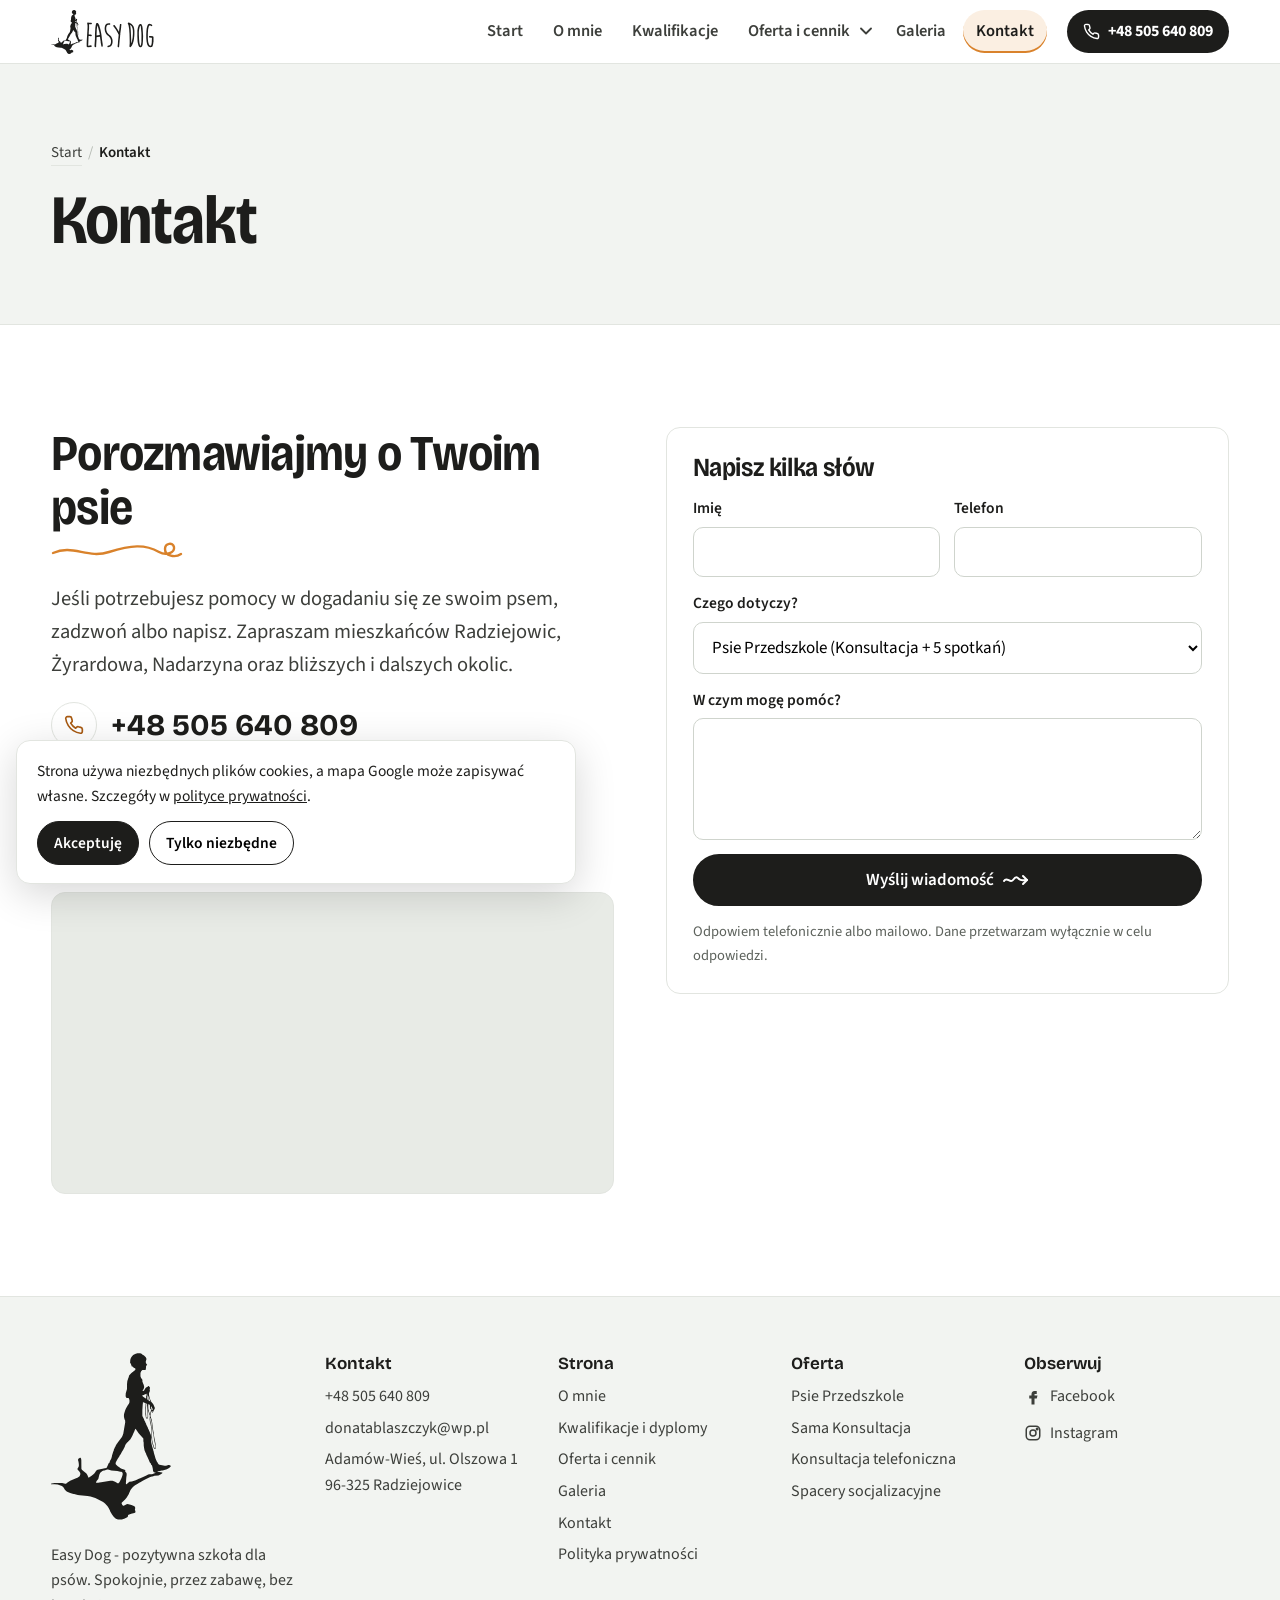
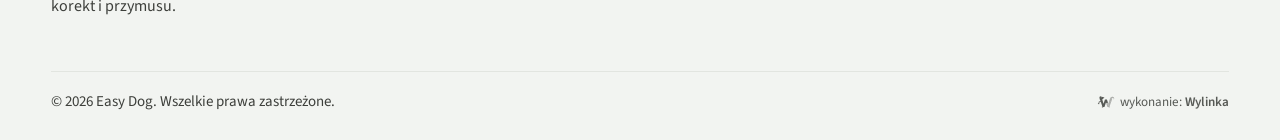
<file: kontakt.html>
<!doctype html>
<html lang="pl">
<head>
<meta charset="utf-8">
<meta name="viewport" content="width=device-width,initial-scale=1">
<meta name="robots" content="noindex,nofollow">
<title>Kontakt - Easy Dog, Radziejowice | umów Konsultację</title>
<meta name="description" content="Kontakt z Easy Dog: tel. +48 505 640 809, donatablaszczyk@wp.pl, Adamów-Wieś (Radziejowice). Przyjeżdżam do Was: Radziejowice, Żyrardów, Nadarzyn i okolice.">
<link rel="icon" href="img/znak.svg" type="image/svg+xml">
<link rel="preconnect" href="https://fonts.googleapis.com">
<link rel="preconnect" href="https://fonts.gstatic.com" crossorigin>
<link href="https://fonts.googleapis.com/css2?family=Bricolage+Grotesque:opsz,wdth,wght@12..96,75..100,400..700&family=Source+Sans+3:wght@400;600;700&display=swap" rel="stylesheet">
<link rel="stylesheet" href="style.css?v=2111b">
<style>
.wylinka-badge{display:inline-flex;align-items:center;gap:.4em;color:inherit;text-decoration:none;font-size:.875em;line-height:1;opacity:.85}
.wylinka-badge:hover,.wylinka-badge:focus-visible{opacity:1}
.wylinka-badge:focus-visible{outline:2px solid currentColor;outline-offset:3px;border-radius:2px}
.wylinka-badge svg{width:18px;height:18px;flex:none;overflow:visible}
.wylinka-badge b{font-weight:600}
.wylinka-badge .wy-old{opacity:.45;transform-origin:40px 30px;transition:transform .32s cubic-bezier(.3,.7,.4,1),opacity .32s ease-out}
.wylinka-badge .wy-pod{opacity:0;transition:opacity .2s ease-out .08s}
.wylinka-badge:hover .wy-old,.wylinka-badge:focus-visible .wy-old{transform:translate(9px,7px) rotate(9deg);opacity:0}
.wylinka-badge:hover .wy-pod,.wylinka-badge:focus-visible .wy-pod{opacity:1}
@media (prefers-reduced-motion:reduce){.wylinka-badge .wy-old,.wylinka-badge .wy-pod{transition:none}.wylinka-badge:hover .wy-old,.wylinka-badge:focus-visible .wy-old{transform:none;opacity:.45}.wylinka-badge:hover .wy-pod,.wylinka-badge:focus-visible .wy-pod{opacity:0}}
</style>
</head>
<body>
<header class="top">
 <div class="wrap">
  <a class="logo" href="index.html" aria-label="Easy Dog - strona główna"><svg role="img" aria-label="Easy Dog" xmlns="http://www.w3.org/2000/svg" viewBox="0 0 1240 531"><g fill="currentColor" fill-rule="evenodd"><path d="M284.0 1.0 279.8 0.5 274.8 0.8 267.8 3.0 261.5 6.5 256.0 12.5 253.0 18.8 252.2 23.5 251.8 32.0 253.8 33.5 257.2 42.8 258.5 43.2 259.5 43.0 263.5 47.2 267.5 48.8 269.0 51.0 268.0 53.8 265.2 56.8 256.0 64.0 250.0 69.8 249.0 71.2 247.0 78.2 245.0 82.8 245.0 83.8 243.0 89.0 242.0 98.8 242.0 115.0 238.0 128.0 237.5 136.2 238.2 140.2 239.8 142.5 241.8 143.5 246.5 143.5 248.2 144.5 249.8 150.8 249.8 156.5 248.0 161.8 245.0 165.2 239.0 175.8 236.5 181.5 233.0 192.5 232.2 196.8 232.2 203.2 234.0 211.0 236.0 215.2 236.2 221.0 230.0 257.0 228.0 263.0 225.8 267.2 224.0 269.5 224.0 270.2 212.0 285.5 212.0 286.2 210.2 288.2 206.2 294.8 206.0 296.2 203.0 301.2 203.0 302.0 200.2 307.5 200.0 309.8 198.0 314.2 194.0 327.2 194.0 329.0 192.0 335.5 190.0 339.8 188.0 342.8 186.0 349.0 183.0 351.8 182.0 353.8 182.0 354.8 181.0 356.2 180.0 359.8 178.0 363.2 177.8 364.8 176.2 366.0 167.5 368.0 164.2 368.2 148.2 372.0 145.5 373.2 143.8 375.0 138.5 382.5 135.2 385.8 126.2 393.0 125.2 393.2 120.0 396.8 118.8 395.8 115.8 388.5 112.8 384.0 101.0 374.0 97.8 370.5 96.8 368.5 96.5 341.0 95.8 336.8 94.8 334.5 93.8 333.8 92.2 333.8 89.8 335.0 87.2 337.0 86.0 339.8 86.2 342.5 87.0 344.0 88.2 349.8 88.8 357.2 88.0 361.8 84.2 368.5 84.2 370.0 85.2 372.0 90.2 377.5 93.2 382.0 93.2 386.0 92.8 388.2 91.0 392.0 90.0 393.0 84.2 396.8 79.8 399.0 76.0 400.2 61.0 407.0 52.5 412.2 47.8 416.0 45.0 416.2 35.5 414.2 11.0 413.8 2.2 415.2 0.0 416.5 0.0 417.5 2.0 418.0 12.0 417.8 21.2 419.0 28.0 420.8 35.0 423.8 40.0 428.2 44.2 435.2 49.0 439.8 51.5 441.5 61.0 445.8 71.5 448.8 73.5 448.8 85.2 451.8 91.5 452.8 116.2 455.0 125.8 457.0 141.0 462.0 163.0 472.8 168.2 476.0 172.8 479.8 180.0 487.8 184.0 494.2 188.0 502.5 188.2 504.0 193.8 513.0 194.2 514.5 200.2 522.0 206.5 527.8 208.8 528.8 211.5 529.0 212.5 529.8 226.5 529.8 227.5 529.0 233.0 527.8 242.8 523.0 244.8 520.2 245.0 517.5 245.8 516.0 247.0 514.8 255.5 511.8 265.2 509.5 267.2 508.8 268.8 507.2 268.8 504.5 267.0 498.0 267.8 496.0 268.0 492.2 266.8 489.5 265.5 488.2 256.2 484.2 243.8 481.0 240.5 481.2 234.8 484.8 231.2 486.0 229.8 486.0 227.0 484.0 224.8 479.2 225.0 476.5 235.8 466.2 240.5 460.5 247.8 448.5 248.8 445.5 249.8 444.2 249.8 443.5 250.5 442.8 252.8 437.2 254.8 433.8 260.8 426.2 267.5 420.8 274.8 416.8 280.8 412.8 284.2 411.2 293.5 405.8 295.2 405.2 299.5 402.8 315.8 395.0 321.5 392.8 323.2 392.8 329.5 391.0 342.2 389.8 351.0 385.5 354.8 381.8 354.2 380.5 344.0 378.8 338.2 379.2 338.2 378.5 341.5 376.8 343.8 376.5 352.2 374.0 355.5 373.8 360.8 372.5 369.0 369.8 375.8 365.8 380.5 361.8 381.2 360.5 381.0 359.2 379.8 358.0 376.2 356.2 373.8 356.2 366.2 358.8 361.8 359.0 345.5 356.0 343.5 355.0 341.8 353.2 339.8 350.5 338.8 347.5 336.8 345.8 331.8 333.2 331.8 332.0 327.8 319.2 326.8 313.8 325.8 311.5 324.8 306.5 322.0 297.8 319.8 288.0 318.5 280.2 319.0 267.2 317.5 259.5 314.8 253.5 314.8 252.2 313.8 250.8 313.8 250.0 313.0 249.2 310.8 243.5 308.8 240.0 308.8 238.8 302.8 226.8 302.8 225.5 300.8 222.2 299.8 219.2 297.0 214.2 296.8 212.5 295.8 211.2 295.8 210.5 290.8 200.5 290.8 182.2 292.0 164.0 292.5 161.5 292.5 157.5 293.2 156.8 294.0 156.8 297.8 158.5 299.2 158.8 301.2 159.8 301.8 160.5 301.0 164.2 301.0 168.0 300.0 176.5 300.0 192.2 302.0 205.5 303.2 207.8 305.5 209.2 307.2 208.8 308.8 206.5 309.2 202.2 308.8 186.2 309.2 185.2 309.8 185.5 311.0 188.5 311.0 190.2 314.8 200.0 314.0 211.0 315.2 220.2 317.0 226.5 319.0 237.8 319.8 247.2 319.8 269.0 321.0 281.0 323.0 290.0 327.2 302.2 328.2 304.2 329.8 305.8 331.8 306.0 332.8 305.2 333.2 303.5 332.8 288.8 327.2 260.0 326.8 254.0 324.8 243.2 324.8 241.0 322.8 228.5 322.8 225.8 320.8 213.5 316.5 200.5 317.0 196.2 319.2 187.0 322.2 184.8 323.0 184.8 323.2 186.0 322.0 188.8 322.0 190.0 322.5 190.5 323.5 190.5 323.8 189.2 325.8 186.2 327.0 182.8 329.8 178.0 330.5 176.0 330.5 174.2 329.8 173.2 329.8 172.2 329.0 171.2 326.5 164.5 323.8 160.5 319.0 155.0 317.8 151.5 315.8 148.2 314.8 145.5 314.8 144.2 313.8 142.2 313.8 140.8 312.2 135.2 311.8 127.0 313.8 124.0 314.8 119.2 314.8 117.5 314.0 116.0 315.0 112.5 314.8 109.2 312.8 107.5 312.2 106.0 311.2 105.2 310.2 105.2 306.2 108.0 302.5 109.8 300.0 112.8 298.0 116.5 298.0 117.2 295.5 120.0 293.2 121.0 292.0 121.0 291.5 120.5 291.8 119.5 293.5 117.2 295.8 112.0 296.5 109.2 296.5 106.5 294.8 100.5 293.8 99.0 292.8 95.2 291.0 91.5 291.0 87.2 290.5 84.5 286.8 79.2 284.8 74.0 284.8 63.5 287.0 58.2 290.8 54.5 293.0 53.8 300.0 53.8 301.8 52.8 302.2 51.8 301.8 49.0 302.8 47.8 302.0 45.2 303.0 44.5 302.0 41.2 303.5 40.0 305.0 39.5 306.0 38.5 306.0 37.8 303.0 33.5 301.8 30.0 301.8 26.5 302.8 24.0 302.8 22.5 304.0 20.0 303.8 18.2 301.8 13.8 295.2 7.2 292.8 6.0 288.2 2.5ZM337.5 379.2 338.2 379.2ZM143.2 411.2 145.8 407.0 149.8 402.2 150.8 400.2 153.8 387.8 156.8 381.5 163.5 376.0 167.8 374.0 170.0 373.8 179.0 371.0 181.5 371.0 192.2 373.8 211.2 375.8 220.5 377.8 223.8 378.0 225.2 378.5 227.8 381.5 228.2 384.2 227.8 388.2 224.0 399.2 223.0 400.5 223.0 401.2 217.8 411.5 213.5 415.8 204.0 410.2 195.8 406.8 188.8 407.0 159.8 411.8 154.2 412.0 150.2 412.8 144.5 413.0 143.2 412.2ZM269.2 241.5 279.0 255.2 294.0 272.5 294.0 281.2 295.0 285.2 295.2 295.5 297.0 306.2 298.2 311.0 300.0 314.8 300.2 316.2 302.8 320.8 303.2 323.0 309.0 334.8 309.0 335.8 310.0 337.2 314.0 347.0 315.2 349.2 318.0 352.0 318.2 354.8 321.0 357.5 321.8 359.0 323.8 366.8 325.0 375.8 326.2 378.2 327.5 379.5 329.5 380.2 332.5 380.2 332.8 381.0 331.8 382.0 321.5 385.8 318.0 386.2 312.2 386.0 309.5 386.8 302.0 391.0 284.2 399.0 279.8 400.2 269.8 404.8 257.5 408.8 249.5 409.8 242.2 416.5 240.0 417.8 239.0 417.8 238.5 416.2 238.5 412.5 239.8 395.5 240.8 388.8 240.8 384.2 239.8 381.0 236.0 377.0 236.8 374.5 236.2 373.5 234.2 372.0 222.8 368.0 216.2 363.0 212.5 360.8 206.8 355.2 205.8 353.2 205.8 350.0 206.8 347.0 212.0 337.5 217.8 328.8 217.8 328.0 219.8 324.5 221.8 322.0 225.8 314.5 229.5 309.0 234.8 298.5 236.0 294.5 238.0 290.5 241.8 285.8 247.5 280.5 252.8 274.2 257.8 266.2 260.5 260.5 261.8 256.5 262.8 255.2 262.8 254.5 265.8 248.5 266.8 245.0 268.5 242.0ZM316.2 206.8 317.0 207.2 318.0 210.2 318.0 211.8 320.0 218.8 324.0 250.5 327.0 266.8 328.0 275.0 330.8 288.2 331.8 297.2 331.8 303.5 331.2 304.0 330.2 304.0 329.8 303.5 328.8 300.5 327.8 299.2 326.8 294.8 325.8 293.0 325.8 291.8 323.8 285.8 322.0 276.5 320.8 237.5 319.8 233.2 319.8 230.8 317.8 223.0 316.0 213.5 315.8 207.5ZM322.8 175.5 323.8 176.8 323.8 179.2 322.8 181.2 321.0 182.5 320.8 180.8 321.8 178.8 321.8 176.5ZM310.5 162.8 313.0 163.8 314.8 166.0 315.2 178.2 316.0 179.0 317.0 178.8 317.8 177.8 318.0 173.8 318.8 170.8 319.8 170.2 321.0 171.2 321.0 174.2 320.0 178.8 318.0 183.8 316.0 192.2 316.0 194.2 315.2 195.0 313.8 192.8 313.8 191.5 311.8 186.2 310.0 178.2 309.5 168.8 309.8 163.5ZM307.8 162.5 308.0 163.5 307.5 164.0 307.0 163.0ZM303.5 160.8 304.5 160.8 305.5 162.5 307.0 179.8 307.8 201.5 307.0 206.0 305.8 207.2 303.8 205.2 303.0 202.8 302.8 196.8 301.8 190.5 301.8 178.8 302.8 169.2 303.0 161.2ZM310.2 137.2 310.8 137.5 312.0 140.8 312.0 142.8 313.0 144.8 313.0 145.8 315.0 149.8 315.2 151.2 316.8 153.5 316.5 154.5 315.0 154.0 310.0 150.2 309.8 139.0ZM308.2 134.2 308.8 135.5 308.5 148.5 307.5 149.0 306.8 148.5 306.2 146.8 306.8 137.8 307.5 134.8ZM290.8 135.5 291.5 134.8 295.0 133.5 298.0 131.8 302.2 130.5 302.8 131.0 303.0 144.2 302.5 144.8 301.5 144.5 293.5 139.0 290.8 136.5ZM306.2 129.5 306.8 130.5 306.0 132.0 305.8 136.2 305.0 136.8 304.5 136.0 304.0 130.5 304.8 129.5Z"/><path transform="translate(391.3 -151.5) scale(2.15)" d="M44.5 142.0 32.5 142.2 24.0 140.8 22.0 142.2 21.0 144.8 23.0 155.5 23.2 168.5 19.0 237.0 18.2 257.0 18.2 274.8 19.0 276.5 21.2 278.8 24.8 279.8 42.8 278.0 45.2 276.8 46.8 274.5 46.8 272.5 44.8 270.0 42.2 269.0 28.0 270.5 26.8 270.0 29.0 217.2 29.8 216.8 36.8 216.8 40.5 217.5 43.5 217.5 45.0 216.8 46.8 215.0 47.2 213.5 46.5 211.0 44.2 209.0 40.2 208.2 30.8 207.5 29.8 206.5 30.2 192.8 31.8 174.5 31.8 156.0 31.2 151.5 32.2 150.8 44.2 150.5 46.5 149.5 47.5 147.8 47.5 144.8 46.2 143.0ZM76.0 143.2 73.8 144.0 72.0 146.0 71.0 148.0 69.0 156.5 67.0 170.5 64.8 204.5 64.8 232.2 62.0 274.0 63.2 277.2 64.8 278.8 66.8 279.5 68.0 279.5 69.8 278.8 72.0 276.0 71.5 269.2 73.8 236.2 73.8 223.8 74.8 222.8 79.2 221.8 92.5 220.2 93.0 221.0 94.0 230.0 96.8 246.8 97.0 252.2 101.0 274.5 102.0 276.0 103.0 276.8 105.2 276.8 107.0 275.8 108.8 273.5 108.2 262.8 104.0 235.2 102.8 221.5 100.8 207.2 97.8 190.8 96.8 187.5 96.5 184.0 92.8 169.5 90.8 163.8 89.8 158.8 86.5 151.2 84.0 147.5 80.5 144.0 78.5 143.2ZM78.8 158.0 79.8 159.0 80.0 161.0 81.0 162.8 82.0 167.2 82.8 168.5 84.0 174.0 84.8 175.5 85.0 178.5 87.0 185.0 90.8 201.0 91.0 205.2 92.0 209.8 91.5 210.8 90.0 211.2 74.2 213.2 73.8 212.8 75.0 180.5 77.0 163.8 77.8 161.5 77.8 158.8ZM147.2 144.5 143.5 144.5 134.8 146.0 129.8 148.2 127.2 150.0 124.2 153.5 122.0 157.5 120.2 164.8 119.2 172.5 119.5 180.2 121.0 189.2 122.0 192.8 125.2 200.2 128.0 205.0 134.5 211.8 142.2 218.2 148.8 225.8 152.0 231.5 154.8 241.2 154.8 251.2 153.0 259.5 151.0 264.0 146.8 268.0 143.0 269.8 137.2 271.2 134.8 273.5 134.5 275.5 135.0 277.2 136.8 279.0 138.5 279.8 143.5 278.8 148.5 276.8 154.0 273.8 157.8 270.2 161.8 261.0 163.2 255.0 163.8 249.5 163.5 240.0 162.8 236.0 160.5 229.5 156.5 221.2 151.8 215.2 141.5 206.0 134.0 198.0 131.0 191.5 128.8 183.5 128.0 178.0 128.0 171.8 128.8 166.5 130.8 159.8 132.0 157.8 134.0 155.8 135.8 154.8 139.8 153.8 146.0 153.8 148.5 152.8 150.8 150.0 150.8 147.8 148.5 145.0ZM210.0 148.5 207.8 148.5 206.2 149.2 205.0 151.0 200.2 186.8 200.2 191.2 199.8 192.0 199.2 192.0 197.8 190.0 197.5 189.0 194.0 183.8 193.8 182.5 188.0 174.0 186.8 171.2 176.5 156.8 174.2 155.0 171.2 154.5 170.0 155.0 168.0 157.0 167.5 159.0 168.0 161.5 175.0 170.0 176.2 172.5 180.0 177.2 186.0 187.2 187.0 188.2 188.2 191.2 194.0 200.8 194.0 201.8 198.0 209.2 194.0 248.0 193.8 256.5 192.0 273.0 192.0 276.2 194.5 279.2 195.8 279.8 197.2 279.8 199.0 279.0 199.8 278.2 200.5 276.0 203.8 237.5 205.8 221.2 206.0 214.0 207.2 207.5 207.0 204.2 211.5 171.2 212.0 162.8 213.2 153.8 213.2 151.8 212.8 150.5 211.2 149.0Z"/><path transform="translate(195.0 -151.5) scale(2.15)" d="M344.5 141.0 342.5 141.8 341.0 143.2 340.2 144.8 340.2 146.2 344.0 154.5 345.0 158.2 348.0 177.5 350.0 205.5 351.0 241.0 351.0 260.2 350.0 269.5 350.0 276.8 351.5 278.8 354.0 279.8 356.8 278.8 362.8 271.2 368.8 258.5 372.8 245.8 375.5 231.5 375.8 225.0 376.8 217.8 377.5 206.2 377.5 187.2 375.5 171.5 372.8 163.2 369.2 156.8 363.0 149.8 358.0 146.0 354.0 144.2 351.5 143.8 347.5 141.2ZM353.8 154.8 354.8 154.8 357.2 156.5 363.0 163.5 366.8 173.2 368.0 179.0 369.0 187.5 369.2 202.5 367.8 223.0 366.8 230.2 363.5 245.8 361.0 253.0 361.0 254.5 359.8 255.5 358.8 254.2 359.2 253.2 359.5 237.5 357.2 183.8 355.8 168.8 353.8 156.5 353.2 155.5ZM411.5 148.5 409.2 149.0 406.8 150.2 403.0 154.5 400.2 159.5 400.0 161.5 397.2 169.2 394.2 185.5 394.0 217.8 395.2 244.5 396.2 253.0 399.0 265.8 401.0 271.5 404.2 276.2 407.2 278.8 409.2 279.5 412.5 279.8 416.8 278.5 420.8 274.5 423.8 264.8 425.5 244.0 426.5 217.5 424.0 176.5 422.5 164.8 420.8 158.5 417.5 151.8 415.0 149.5ZM410.8 158.8 412.0 159.5 413.0 162.2 413.8 166.8 416.8 197.8 417.2 212.5 416.8 249.8 414.8 264.0 414.0 265.8 413.8 268.0 412.0 271.0 411.0 271.0 409.0 268.2 405.8 256.0 403.8 234.5 402.5 208.2 402.5 193.5 403.8 181.5 406.8 167.8 408.8 161.8 410.0 159.2ZM461.8 148.2 458.5 149.0 455.0 151.0 452.2 154.8 449.0 162.5 446.2 176.2 445.0 187.8 444.0 206.5 444.0 229.2 446.0 249.2 449.0 262.2 451.0 267.5 454.2 273.0 458.8 276.8 462.5 278.5 468.5 279.2 472.0 278.8 475.0 277.5 478.5 274.8 479.8 272.5 482.8 261.0 484.0 251.2 484.8 249.8 484.8 221.8 483.0 219.0 480.5 218.0 469.8 216.8 465.2 215.8 461.8 216.0 460.0 217.5 459.5 219.5 460.0 222.8 461.2 224.2 474.8 226.2 476.0 227.2 475.0 253.2 473.8 260.8 473.0 262.5 472.8 266.0 472.0 268.2 470.5 269.8 467.8 270.8 466.5 270.5 462.0 268.0 458.8 263.2 456.0 254.8 454.5 247.5 453.0 230.2 453.0 202.0 454.5 180.5 456.8 168.2 458.8 161.8 460.5 158.5 462.5 157.0 464.8 157.0 467.0 157.8 471.8 160.5 474.5 161.0 475.8 160.5 477.5 158.8 478.0 156.2 477.0 154.2 472.0 150.0 466.0 148.5Z"/></g></svg></a>
  <nav class="nav" aria-label="Menu"><a href="index.html">Start</a><a href="o-mnie.html">O mnie</a><a href="kwalifikacje.html">Kwalifikacje</a><div class="sub"><a href="oferta.html">Oferta i cennik</a><button class="sub-t" type="button" aria-label="Pokaż usługi" aria-expanded="false"><svg viewBox="0 0 12 8" aria-hidden="true"><path d="M1 1.5 6 6.5 11 1.5" fill="none" stroke="currentColor" stroke-width="1.8" stroke-linecap="round" stroke-linejoin="round"/></svg></button><div class="sub-m"><a href="psie-przedszkole.html">Psie Przedszkole</a><a href="konsultacja.html">Sama Konsultacja</a><a href="konsultacja-telefoniczna.html">Konsultacja telefoniczna</a><a href="spacery-socjalizacyjne.html">Spacery socjalizacyjne</a></div></div><a href="galeria.html">Galeria</a><a href="kontakt.html" aria-current="page">Kontakt</a><a class="mtel" href="tel:+48505640809">+48 505 640 809</a></nav>
  <a class="tel-top" href="tel:+48505640809"><svg viewBox="0 0 24 24" fill="none" stroke="currentColor" stroke-width="2" stroke-linecap="round" stroke-linejoin="round" aria-hidden="true"><path d="M22 16.9v3a2 2 0 0 1-2.2 2 19.8 19.8 0 0 1-8.6-3.1 19.5 19.5 0 0 1-6-6A19.8 19.8 0 0 1 2.1 4.2 2 2 0 0 1 4.1 2h3a2 2 0 0 1 2 1.7c.1.9.4 1.8.7 2.7a2 2 0 0 1-.5 2.1L8 9.8a16 16 0 0 0 6 6l1.3-1.3a2 2 0 0 1 2.1-.4c.9.3 1.8.6 2.7.7a2 2 0 0 1 1.7 2z"/></svg>+48 505 640 809</a>
  <button class="burger" aria-label="Otwórz menu" aria-expanded="false"><span></span><span></span><span></span></button>
 </div>
</header>
<main>
<section class="ph"><div class="wrap"><nav class="okruszki" aria-label="Jesteś tutaj"><a href="index.html">Start</a> <i aria-hidden="true">/</i> <span aria-current="page">Kontakt</span></nav><h1>Kontakt</h1></div></section>
<section class="sec" id="kontakt">
 <div class="wrap kontakt">
  <div class="rv">
   <h2 class="h2">Porozmawiajmy o Twoim psie</h2>
   <p class="lead">Jeśli potrzebujesz pomocy w dogadaniu się ze swoim psem, zadzwoń albo napisz. Zapraszam mieszkańców Radziejowic, Żyrardowa, Nadarzyna oraz bliższych i dalszych okolic.</p>
   <div class="kdane">
    <a href="tel:+48505640809"><span class="ik"><svg viewBox="0 0 24 24" fill="none" stroke="currentColor" stroke-width="2" stroke-linecap="round" stroke-linejoin="round" aria-hidden="true"><path d="M22 16.9v3a2 2 0 0 1-2.2 2 19.8 19.8 0 0 1-8.6-3.1 19.5 19.5 0 0 1-6-6A19.8 19.8 0 0 1 2.1 4.2 2 2 0 0 1 4.1 2h3a2 2 0 0 1 2 1.7c.1.9.4 1.8.7 2.7a2 2 0 0 1-.5 2.1L8 9.8a16 16 0 0 0 6 6l1.3-1.3a2 2 0 0 1 2.1-.4c.9.3 1.8.6 2.7.7a2 2 0 0 1 1.7 2z"/></svg></span><span class="big">+48 505 640 809</span></a>
    <a href="mailto:donatablaszczyk@wp.pl"><span class="ik"><svg viewBox="0 0 24 24" fill="none" stroke="currentColor" stroke-width="2" stroke-linecap="round" stroke-linejoin="round" aria-hidden="true"><rect x="2" y="4" width="20" height="16" rx="2"/><path d="m22 7-10 6L2 7"/></svg></span><span>donatablaszczyk@wp.pl</span></a>
    <div><span class="ik"><svg viewBox="0 0 24 24" fill="none" stroke="currentColor" stroke-width="2" stroke-linecap="round" stroke-linejoin="round" aria-hidden="true"><path d="M20 10c0 6-8 12-8 12S4 16 4 10a8 8 0 0 1 16 0z"/><circle cx="12" cy="10" r="3"/></svg></span><span>Adamów-Wieś, ul. Olszowa 1, 96-325 Radziejowice</span></div>
   </div>
   <div class="mapa"><iframe src="https://www.google.com/maps?q=Olszowa+1,+96-325+Adam%C3%B3w-Wie%C5%9B&amp;output=embed" title="Mapa dojazdu" loading="lazy" referrerpolicy="no-referrer-when-downgrade"></iframe></div>
  </div>
  <form class="form rv" novalidate>
   <h3 style="font-size:26px">Napisz kilka słów</h3>
   <div class="r2"><label>Imię<input name="imie" autocomplete="given-name"></label><label>Telefon<input name="tel" type="tel" autocomplete="tel"></label></div>
   <label>Czego dotyczy?<select name="temat"><option>Psie Przedszkole (Konsultacja + 5 spotkań)</option><option>Sama Konsultacja</option><option>Konsultacja telefoniczna</option><option>Spacery socjalizacyjne</option><option>Inne</option></select></label>
   <label>W czym mogę pomóc?<textarea name="msg" rows="4"></textarea></label>
   <button class="btn btn-p" type="submit" style="justify-content:center">Wyślij wiadomość <svg viewBox="0 0 26 12" fill="none" stroke="currentColor" stroke-width="2" stroke-linecap="round" stroke-linejoin="round" aria-hidden="true"><path d="M1 7c3-5 6 3 9-1s4-3 6-1 3 1 8 1"/><path d="m20 2 4 4-4 4"/></svg></button>
   <p class="info">Odpowiem telefonicznie albo mailowo. Dane przetwarzam wyłącznie w celu odpowiedzi.</p>
   <p class="ok">To podgląd strony, formularz niczego nie wysyła.</p>
  </form>
 </div>
</section>
</main>
<footer class="foot">
 <div class="wrap">
  <div class="g">
   <div>
    <div class="fz"><svg aria-hidden="true" xmlns="http://www.w3.org/2000/svg" viewBox="0 0 382 531"><path fill="currentColor" fill-rule="evenodd" d="M284.0 1.0 279.8 0.5 274.8 0.8 267.8 3.0 261.5 6.5 256.0 12.5 253.0 18.8 252.2 23.5 251.8 32.0 253.8 33.5 257.2 42.8 258.5 43.2 259.5 43.0 263.5 47.2 267.5 48.8 269.0 51.0 268.0 53.8 265.2 56.8 256.0 64.0 250.0 69.8 249.0 71.2 247.0 78.2 245.0 82.8 245.0 83.8 243.0 89.0 242.0 98.8 242.0 115.0 238.0 128.0 237.5 136.2 238.2 140.2 239.8 142.5 241.8 143.5 246.5 143.5 248.2 144.5 249.8 150.8 249.8 156.5 248.0 161.8 245.0 165.2 239.0 175.8 236.5 181.5 233.0 192.5 232.2 196.8 232.2 203.2 234.0 211.0 236.0 215.2 236.2 221.0 230.0 257.0 228.0 263.0 225.8 267.2 224.0 269.5 224.0 270.2 212.0 285.5 212.0 286.2 210.2 288.2 206.2 294.8 206.0 296.2 203.0 301.2 203.0 302.0 200.2 307.5 200.0 309.8 198.0 314.2 194.0 327.2 194.0 329.0 192.0 335.5 190.0 339.8 188.0 342.8 186.0 349.0 183.0 351.8 182.0 353.8 182.0 354.8 181.0 356.2 180.0 359.8 178.0 363.2 177.8 364.8 176.2 366.0 167.5 368.0 164.2 368.2 148.2 372.0 145.5 373.2 143.8 375.0 138.5 382.5 135.2 385.8 126.2 393.0 125.2 393.2 120.0 396.8 118.8 395.8 115.8 388.5 112.8 384.0 101.0 374.0 97.8 370.5 96.8 368.5 96.5 341.0 95.8 336.8 94.8 334.5 93.8 333.8 92.2 333.8 89.8 335.0 87.2 337.0 86.0 339.8 86.2 342.5 87.0 344.0 88.2 349.8 88.8 357.2 88.0 361.8 84.2 368.5 84.2 370.0 85.2 372.0 90.2 377.5 93.2 382.0 93.2 386.0 92.8 388.2 91.0 392.0 90.0 393.0 84.2 396.8 79.8 399.0 76.0 400.2 61.0 407.0 52.5 412.2 47.8 416.0 45.0 416.2 35.5 414.2 11.0 413.8 2.2 415.2 0.0 416.5 0.0 417.5 2.0 418.0 12.0 417.8 21.2 419.0 28.0 420.8 35.0 423.8 40.0 428.2 44.2 435.2 49.0 439.8 51.5 441.5 61.0 445.8 71.5 448.8 73.5 448.8 85.2 451.8 91.5 452.8 116.2 455.0 125.8 457.0 141.0 462.0 163.0 472.8 168.2 476.0 172.8 479.8 180.0 487.8 184.0 494.2 188.0 502.5 188.2 504.0 193.8 513.0 194.2 514.5 200.2 522.0 206.5 527.8 208.8 528.8 211.5 529.0 212.5 529.8 226.5 529.8 227.5 529.0 233.0 527.8 242.8 523.0 244.8 520.2 245.0 517.5 245.8 516.0 247.0 514.8 255.5 511.8 265.2 509.5 267.2 508.8 268.8 507.2 268.8 504.5 267.0 498.0 267.8 496.0 268.0 492.2 266.8 489.5 265.5 488.2 256.2 484.2 243.8 481.0 240.5 481.2 234.8 484.8 231.2 486.0 229.8 486.0 227.0 484.0 224.8 479.2 225.0 476.5 235.8 466.2 240.5 460.5 247.8 448.5 248.8 445.5 249.8 444.2 249.8 443.5 250.5 442.8 252.8 437.2 254.8 433.8 260.8 426.2 267.5 420.8 274.8 416.8 280.8 412.8 284.2 411.2 293.5 405.8 295.2 405.2 299.5 402.8 315.8 395.0 321.5 392.8 323.2 392.8 329.5 391.0 342.2 389.8 351.0 385.5 354.8 381.8 354.2 380.5 344.0 378.8 338.2 379.2 338.2 378.5 341.5 376.8 343.8 376.5 352.2 374.0 355.5 373.8 360.8 372.5 369.0 369.8 375.8 365.8 380.5 361.8 381.2 360.5 381.0 359.2 379.8 358.0 376.2 356.2 373.8 356.2 366.2 358.8 361.8 359.0 345.5 356.0 343.5 355.0 341.8 353.2 339.8 350.5 338.8 347.5 336.8 345.8 331.8 333.2 331.8 332.0 327.8 319.2 326.8 313.8 325.8 311.5 324.8 306.5 322.0 297.8 319.8 288.0 318.5 280.2 319.0 267.2 317.5 259.5 314.8 253.5 314.8 252.2 313.8 250.8 313.8 250.0 313.0 249.2 310.8 243.5 308.8 240.0 308.8 238.8 302.8 226.8 302.8 225.5 300.8 222.2 299.8 219.2 297.0 214.2 296.8 212.5 295.8 211.2 295.8 210.5 290.8 200.5 290.8 182.2 292.0 164.0 292.5 161.5 292.5 157.5 293.2 156.8 294.0 156.8 297.8 158.5 299.2 158.8 301.2 159.8 301.8 160.5 301.0 164.2 301.0 168.0 300.0 176.5 300.0 192.2 302.0 205.5 303.2 207.8 305.5 209.2 307.2 208.8 308.8 206.5 309.2 202.2 308.8 186.2 309.2 185.2 309.8 185.5 311.0 188.5 311.0 190.2 314.8 200.0 314.0 211.0 315.2 220.2 317.0 226.5 319.0 237.8 319.8 247.2 319.8 269.0 321.0 281.0 323.0 290.0 327.2 302.2 328.2 304.2 329.8 305.8 331.8 306.0 332.8 305.2 333.2 303.5 332.8 288.8 327.2 260.0 326.8 254.0 324.8 243.2 324.8 241.0 322.8 228.5 322.8 225.8 320.8 213.5 316.5 200.5 317.0 196.2 319.2 187.0 322.2 184.8 323.0 184.8 323.2 186.0 322.0 188.8 322.0 190.0 322.5 190.5 323.5 190.5 323.8 189.2 325.8 186.2 327.0 182.8 329.8 178.0 330.5 176.0 330.5 174.2 329.8 173.2 329.8 172.2 329.0 171.2 326.5 164.5 323.8 160.5 319.0 155.0 317.8 151.5 315.8 148.2 314.8 145.5 314.8 144.2 313.8 142.2 313.8 140.8 312.2 135.2 311.8 127.0 313.8 124.0 314.8 119.2 314.8 117.5 314.0 116.0 315.0 112.5 314.8 109.2 312.8 107.5 312.2 106.0 311.2 105.2 310.2 105.2 306.2 108.0 302.5 109.8 300.0 112.8 298.0 116.5 298.0 117.2 295.5 120.0 293.2 121.0 292.0 121.0 291.5 120.5 291.8 119.5 293.5 117.2 295.8 112.0 296.5 109.2 296.5 106.5 294.8 100.5 293.8 99.0 292.8 95.2 291.0 91.5 291.0 87.2 290.5 84.5 286.8 79.2 284.8 74.0 284.8 63.5 287.0 58.2 290.8 54.5 293.0 53.8 300.0 53.8 301.8 52.8 302.2 51.8 301.8 49.0 302.8 47.8 302.0 45.2 303.0 44.5 302.0 41.2 303.5 40.0 305.0 39.5 306.0 38.5 306.0 37.8 303.0 33.5 301.8 30.0 301.8 26.5 302.8 24.0 302.8 22.5 304.0 20.0 303.8 18.2 301.8 13.8 295.2 7.2 292.8 6.0 288.2 2.5ZM337.5 379.2 338.2 379.2ZM143.2 411.2 145.8 407.0 149.8 402.2 150.8 400.2 153.8 387.8 156.8 381.5 163.5 376.0 167.8 374.0 170.0 373.8 179.0 371.0 181.5 371.0 192.2 373.8 211.2 375.8 220.5 377.8 223.8 378.0 225.2 378.5 227.8 381.5 228.2 384.2 227.8 388.2 224.0 399.2 223.0 400.5 223.0 401.2 217.8 411.5 213.5 415.8 204.0 410.2 195.8 406.8 188.8 407.0 159.8 411.8 154.2 412.0 150.2 412.8 144.5 413.0 143.2 412.2ZM269.2 241.5 279.0 255.2 294.0 272.5 294.0 281.2 295.0 285.2 295.2 295.5 297.0 306.2 298.2 311.0 300.0 314.8 300.2 316.2 302.8 320.8 303.2 323.0 309.0 334.8 309.0 335.8 310.0 337.2 314.0 347.0 315.2 349.2 318.0 352.0 318.2 354.8 321.0 357.5 321.8 359.0 323.8 366.8 325.0 375.8 326.2 378.2 327.5 379.5 329.5 380.2 332.5 380.2 332.8 381.0 331.8 382.0 321.5 385.8 318.0 386.2 312.2 386.0 309.5 386.8 302.0 391.0 284.2 399.0 279.8 400.2 269.8 404.8 257.5 408.8 249.5 409.8 242.2 416.5 240.0 417.8 239.0 417.8 238.5 416.2 238.5 412.5 239.8 395.5 240.8 388.8 240.8 384.2 239.8 381.0 236.0 377.0 236.8 374.5 236.2 373.5 234.2 372.0 222.8 368.0 216.2 363.0 212.5 360.8 206.8 355.2 205.8 353.2 205.8 350.0 206.8 347.0 212.0 337.5 217.8 328.8 217.8 328.0 219.8 324.5 221.8 322.0 225.8 314.5 229.5 309.0 234.8 298.5 236.0 294.5 238.0 290.5 241.8 285.8 247.5 280.5 252.8 274.2 257.8 266.2 260.5 260.5 261.8 256.5 262.8 255.2 262.8 254.5 265.8 248.5 266.8 245.0 268.5 242.0ZM316.2 206.8 317.0 207.2 318.0 210.2 318.0 211.8 320.0 218.8 324.0 250.5 327.0 266.8 328.0 275.0 330.8 288.2 331.8 297.2 331.8 303.5 331.2 304.0 330.2 304.0 329.8 303.5 328.8 300.5 327.8 299.2 326.8 294.8 325.8 293.0 325.8 291.8 323.8 285.8 322.0 276.5 320.8 237.5 319.8 233.2 319.8 230.8 317.8 223.0 316.0 213.5 315.8 207.5ZM322.8 175.5 323.8 176.8 323.8 179.2 322.8 181.2 321.0 182.5 320.8 180.8 321.8 178.8 321.8 176.5ZM310.5 162.8 313.0 163.8 314.8 166.0 315.2 178.2 316.0 179.0 317.0 178.8 317.8 177.8 318.0 173.8 318.8 170.8 319.8 170.2 321.0 171.2 321.0 174.2 320.0 178.8 318.0 183.8 316.0 192.2 316.0 194.2 315.2 195.0 313.8 192.8 313.8 191.5 311.8 186.2 310.0 178.2 309.5 168.8 309.8 163.5ZM307.8 162.5 308.0 163.5 307.5 164.0 307.0 163.0ZM303.5 160.8 304.5 160.8 305.5 162.5 307.0 179.8 307.8 201.5 307.0 206.0 305.8 207.2 303.8 205.2 303.0 202.8 302.8 196.8 301.8 190.5 301.8 178.8 302.8 169.2 303.0 161.2ZM310.2 137.2 310.8 137.5 312.0 140.8 312.0 142.8 313.0 144.8 313.0 145.8 315.0 149.8 315.2 151.2 316.8 153.5 316.5 154.5 315.0 154.0 310.0 150.2 309.8 139.0ZM308.2 134.2 308.8 135.5 308.5 148.5 307.5 149.0 306.8 148.5 306.2 146.8 306.8 137.8 307.5 134.8ZM290.8 135.5 291.5 134.8 295.0 133.5 298.0 131.8 302.2 130.5 302.8 131.0 303.0 144.2 302.5 144.8 301.5 144.5 293.5 139.0 290.8 136.5ZM306.2 129.5 306.8 130.5 306.0 132.0 305.8 136.2 305.0 136.8 304.5 136.0 304.0 130.5 304.8 129.5Z"/></svg></div>
    <p style="margin-top:14px;max-width:340px">Easy Dog - pozytywna szkoła dla psów. Spokojnie, przez zabawę, bez korekt i przymusu.</p>
   </div>
   <div><h4>Kontakt</h4><ul><li><a href="tel:+48505640809">+48 505 640 809</a></li><li><a href="mailto:donatablaszczyk@wp.pl">donatablaszczyk@wp.pl</a></li><li>Adamów-Wieś, ul. Olszowa 1<br>96-325 Radziejowice</li></ul></div>
   <div><h4>Strona</h4><ul><li><a href="o-mnie.html">O mnie</a></li><li><a href="kwalifikacje.html">Kwalifikacje i dyplomy</a></li><li><a href="oferta.html">Oferta i cennik</a></li><li><a href="galeria.html">Galeria</a></li><li><a href="kontakt.html">Kontakt</a></li><li><a href="polityka-prywatnosci.html">Polityka prywatności</a></li></ul></div><div><h4>Oferta</h4><ul><li><a href="psie-przedszkole.html">Psie Przedszkole</a></li><li><a href="konsultacja.html">Sama Konsultacja</a></li><li><a href="konsultacja-telefoniczna.html">Konsultacja telefoniczna</a></li><li><a href="spacery-socjalizacyjne.html">Spacery socjalizacyjne</a></li></ul></div>
   <div><h4>Obserwuj</h4><ul><li><a href="https://www.facebook.com/szkoladlapsoweasydog" rel="noopener" style="display:inline-flex;gap:8px;align-items:center"><svg viewBox="0 0 24 24" fill="currentColor" aria-hidden="true" width="18" height="18"><path d="M14 8h3V4h-3c-2.8 0-4 1.8-4 4.3V10H7v4h3v8h4v-8h3l1-4h-4V8.6c0-.4.3-.6.6-.6z"/></svg>Facebook</a></li><li><a href="https://www.instagram.com/easydog_szkola_dla_psow/" rel="noopener" style="display:inline-flex;gap:8px;align-items:center"><svg viewBox="0 0 24 24" fill="none" stroke="currentColor" stroke-width="2" aria-hidden="true" width="18" height="18"><rect x="3" y="3" width="18" height="18" rx="5"/><circle cx="12" cy="12" r="4"/><circle cx="17.5" cy="6.5" r="1" fill="currentColor"/></svg>Instagram</a></li></ul></div>
  </div>
  <div class="dol"><span>© <span data-rok>2026</span> Easy Dog. Wszelkie prawa zastrzeżone.</span><a class="wylinka-badge" href="https://wylinka.pl/?utm_source=easy-dog.pl&amp;utm_medium=stopka&amp;utm_campaign=wykonanie" rel="noopener" title="Strona wykonana przez Wylinka"><svg viewBox="0 0 64 64" aria-hidden="true" focusable="false" fill="currentColor"><path d="M9.8 22.8l-1.2-7.9 2.2-3.7 15.5 4.6-.5 1.5-7.2 5.5 4.7 15.6 5-15.6 7 0 4.1 12.7-4.2-.9-2.6 1.8-.8-2.2-5.3 15.6-4.3 0 .4 .2-2.1 2.8-1.3-1.1 1.1-1.4-3.1 .2-.1-1.7 2.2-.1-5.7-16.5-4.8 .6-.8 3.1 0 .5-.3 .5 .8 2.2-1.6 .5-.4-1.3-.8 1.6-1.5-.8 .8-1.6-1.4 .6-.6-1.6 2.3-.8 .2-.4 1.3-4.8 5.9-.8-2.4-6.9zM15.2 13.7l-.1-.4-.4 .8-.1 .8 .1 1 .1 .4 .3 .7 .3-.9 .1-.7 0-.8z"/><path class="wy-pod" d="M37.1 49.8l-4.5-13.3 2.6-1.8 4.2 .9 .9 2.8 3-9.7 0-.5 .1-.8 3.2-8.4 .5-1 .6-1 .9-1.1 1.3-1 1.1-.7 1.4-.5 1.4-.3 .7 0 .9 0 1.2 .3 1.4 .6 .8 .5 .7 .7 .6 .7 .5 .9 .3 .9 .1 .9 0 .8-.2 .9-.5 .9-.5 .6-.7 .5-.7 .3-.1-.1 0-.1 .5-.5 .3-.7 .2-.5 0-.6-.1-.6-.3-.7-.4-.5-.4-.4-.5-.3-.6-.3-.7 0-.7 .1-.6 .1-.5 .4-.5 .5-.3 .5-.2 .7-.1 1.5-1.4 5.1-.8 3.3-.3 .7-.5 .7-6 17.5 1.9 .1-.1 1.7-3.1-.2 1.1 1.4-1.3 1.1-2.1-2.8 .4-.2z"/><path class="wy-old" d="M40.8 50l.4-.2-4.1 0-4.2-12.5 2.5-1.7 4.3 .9 .6 1.9 .6-1.6 0-.3 2.4-7.8 0-.5 .1-.8 3.2-8.4 .4-.8 .6-.9 .9-1.2 .9-.9 1.3-.8 1.4-.6 1.2-.3 1.4-.1 1.3 .1 .6 .2 .8 .3 1.1 .6 .9 .7 .7 .9 .5 .9 .3 .9 .1 1.1-.1 .9-.3 .9-.4 .7-.6 .7-.6 .4-.6 .2-.1-.1 0-.1 .5-.5 .3-.7 .2-.5 0-.5-.1-.6-.2-.6-.3-.5-.4-.5-.5-.3-.6-.3-.7-.1-.6 0-.6 .1-.6 .3-.6 .5-.3 .4-.2 .5-.1 .5-.1 1.5-1.4 5.1-.8 3.3-.3 .7-.5 .7-6 17.5 1.9 .1-.1 1.7-3.1-.2 1.1 1.4-1.3 1.1zM49.6 17.1l.6 1.7-1.5 1.9 .4 .4 1.8-2.1-.7-2.1zM48.1 28.3l.5 1.8-1.7 1.8 .4 .4 1.9-2-.6-2.2zM37.9 41.7l1.7-1.5-.4-.4-1.7 1.4zM42.6 38.7l-1.5 2.8 1.1 2-1.3 2.6 .5 .2 1.5-2.8-1.1-2 1.4-2.5z"/></svg><span>wykonanie: <b>Wylinka</b></span></a></div>
 </div>
</footer>
<div class="ck" role="dialog" aria-label="Pliki cookies">
 <p>Strona używa niezbędnych plików cookies, a mapa Google może zapisywać własne. Szczegóły w <a href="polityka-prywatnosci.html">polityce prywatności</a>.</p>
 <div class="b"><button class="a" data-v="all">Akceptuję</button><button data-v="min">Tylko niezbędne</button></div>
</div>
<script src="app.js?v=2111b" defer></script>
</body>
</html>
</file>
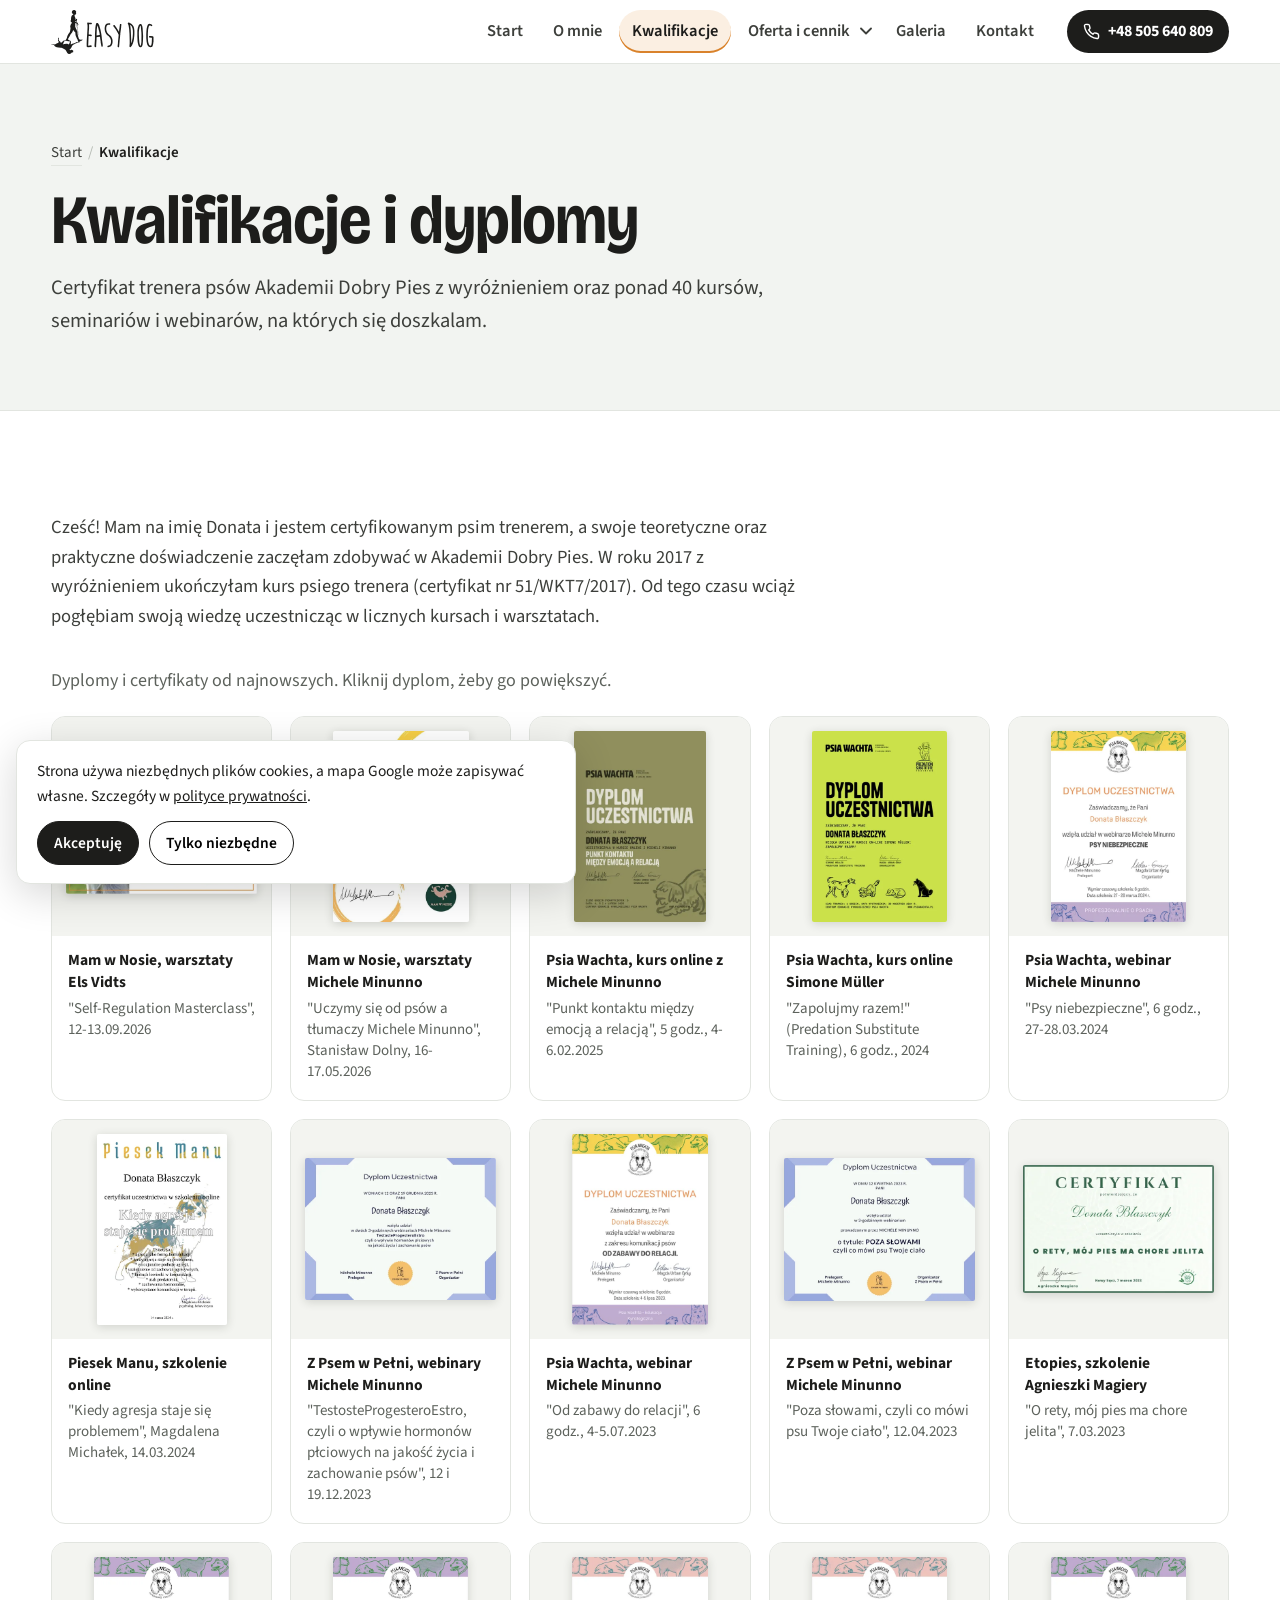
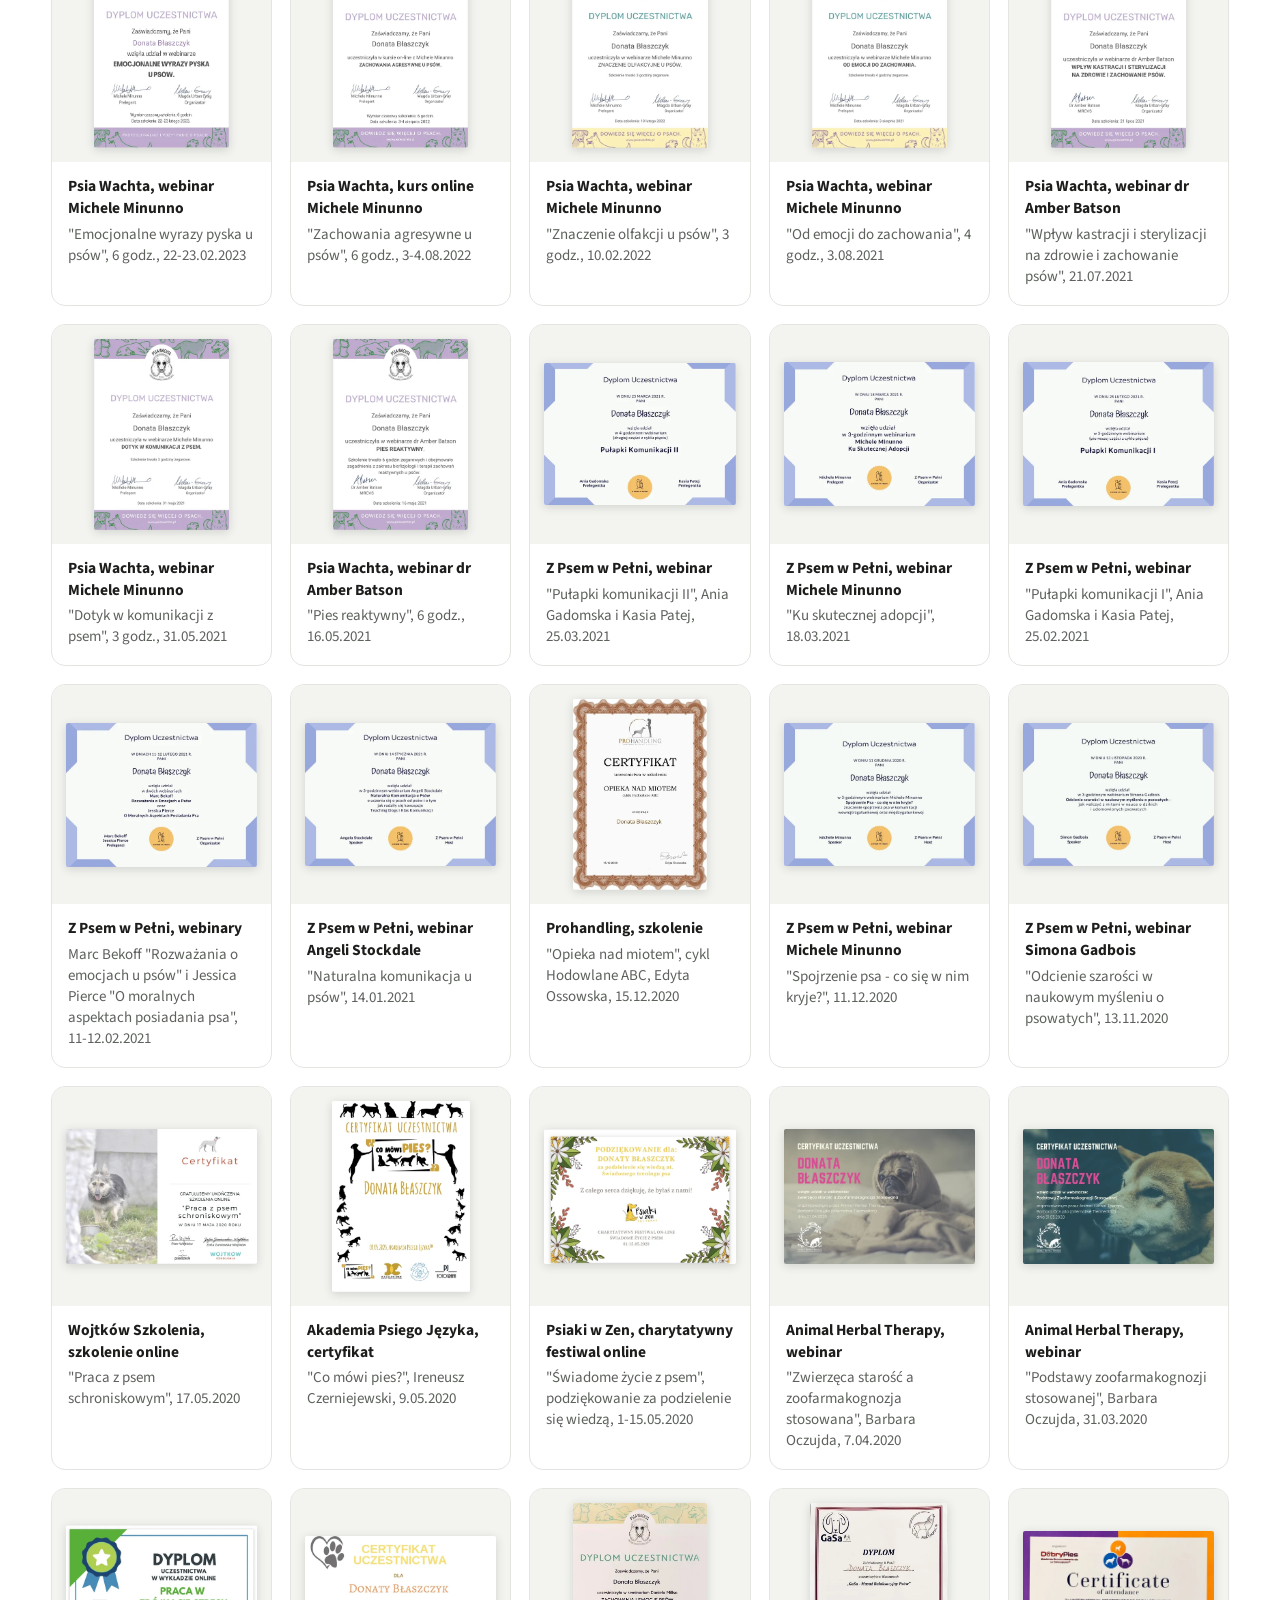
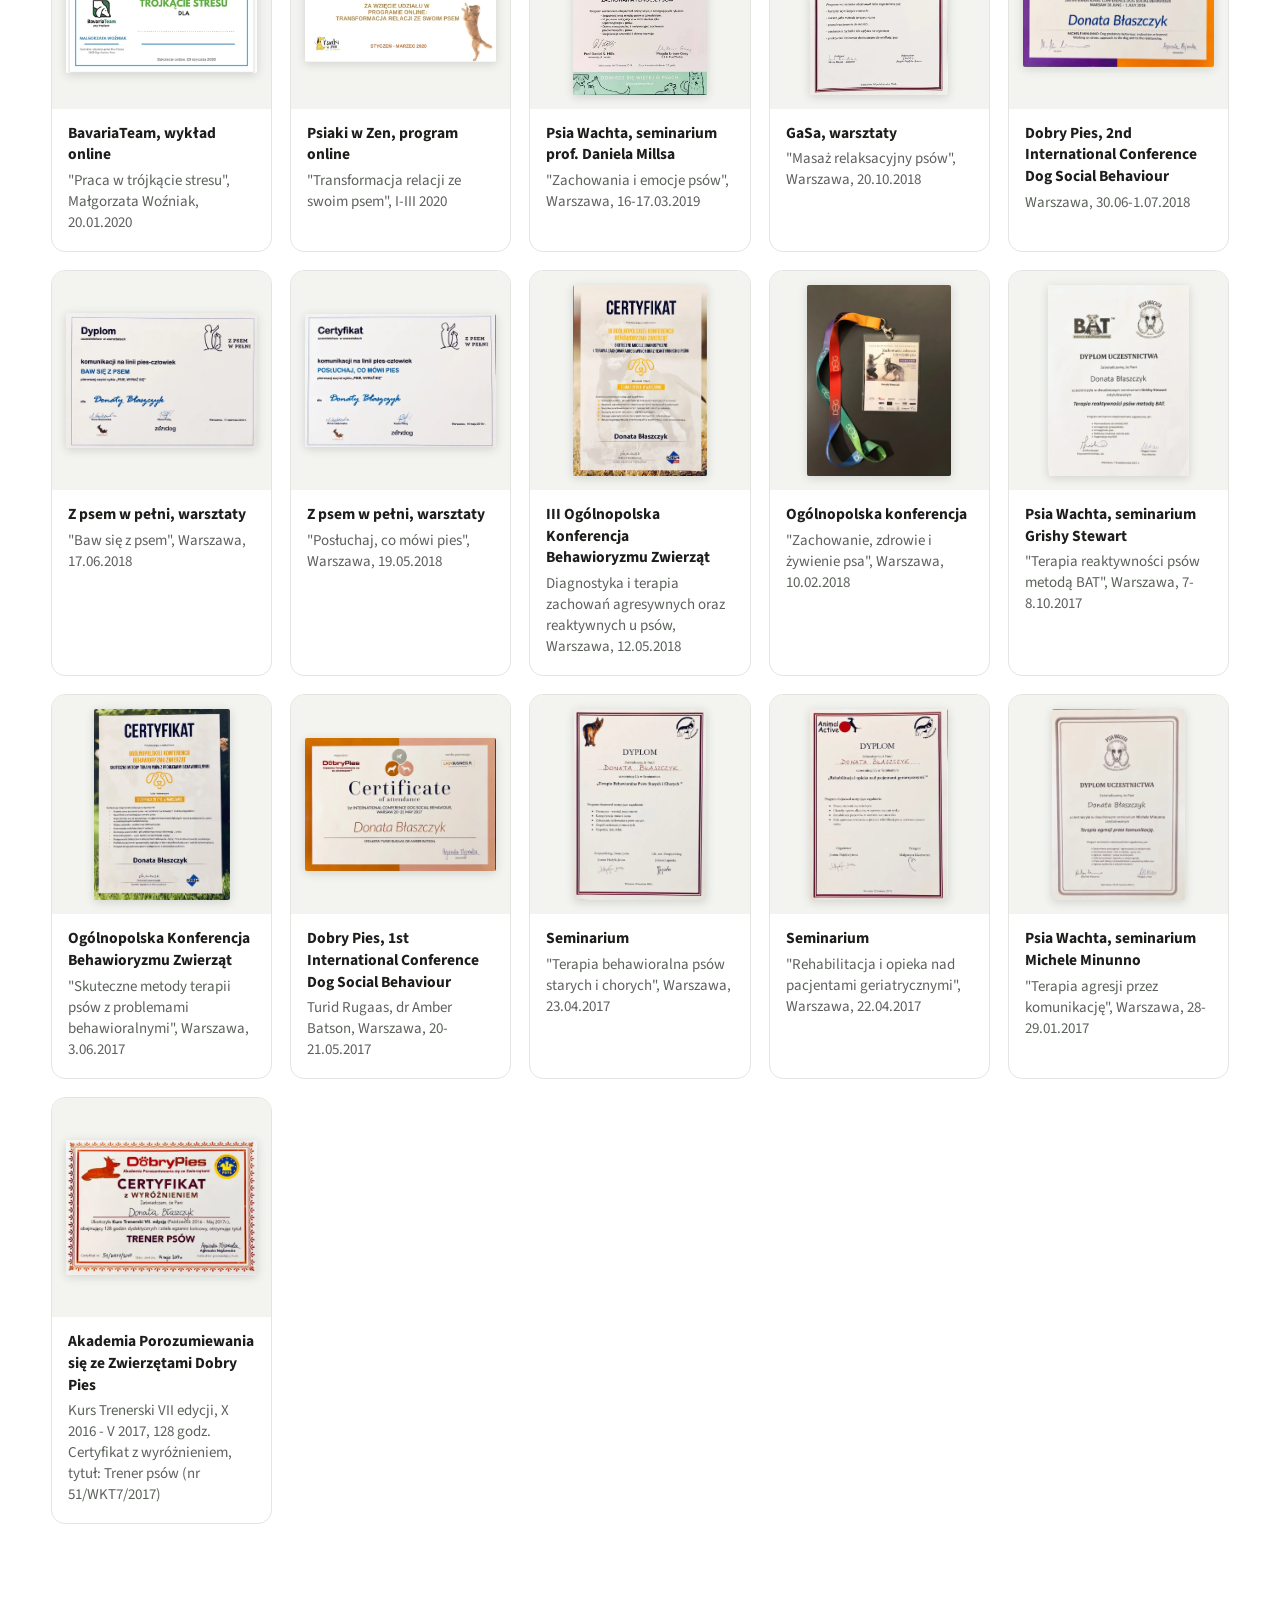
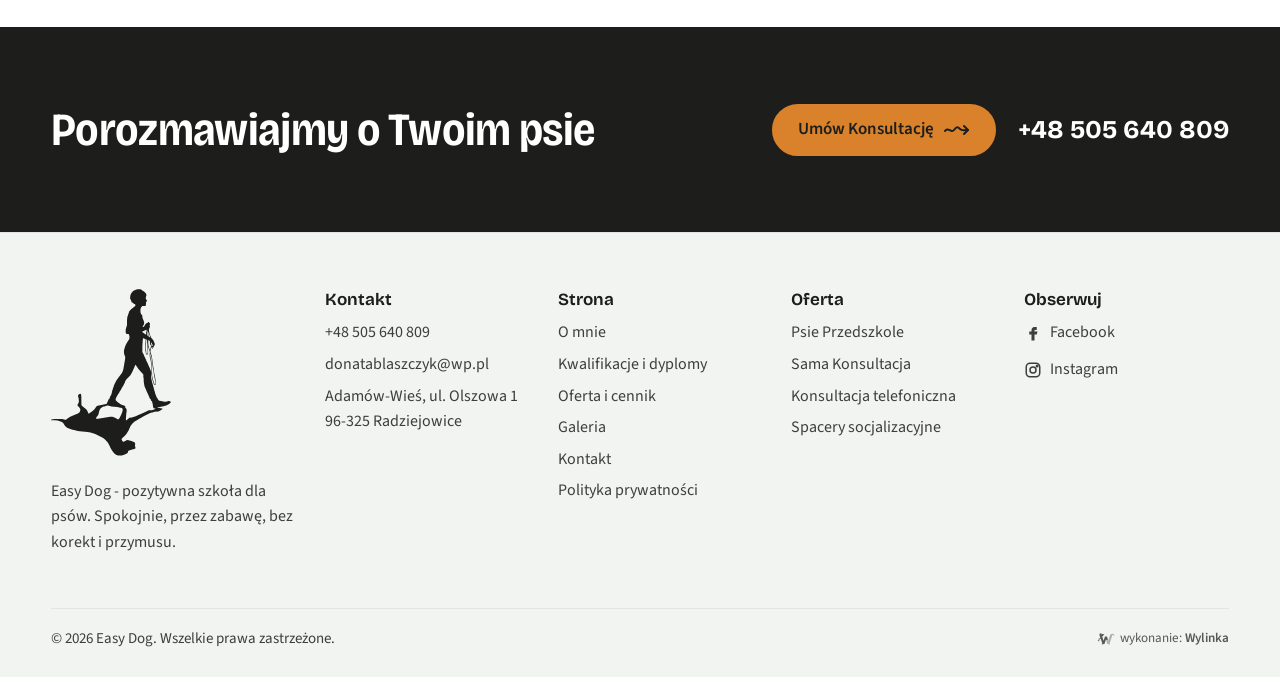
<file: kwalifikacje.html>
<!doctype html>
<html lang="pl">
<head>
<meta charset="utf-8">
<meta name="viewport" content="width=device-width,initial-scale=1">
<meta name="robots" content="noindex,nofollow">
<title>Kwalifikacje i dyplomy - certyfikowany psi trener | Easy Dog</title>
<meta name="description" content="Kwalifikacje Donaty z Easy Dog: Kurs Trenerski Akademii Dobry Pies z wyróżnieniem (certyfikat nr 51/WKT7/2017) oraz ponad 40 kursów, seminariów i webinarów behawiorystycznych.">
<link rel="icon" href="img/znak.svg" type="image/svg+xml">
<link rel="preconnect" href="https://fonts.googleapis.com">
<link rel="preconnect" href="https://fonts.gstatic.com" crossorigin>
<link href="https://fonts.googleapis.com/css2?family=Bricolage+Grotesque:opsz,wdth,wght@12..96,75..100,400..700&family=Source+Sans+3:wght@400;600;700&display=swap" rel="stylesheet">
<link rel="stylesheet" href="style.css?v=2111b">
<style>
.wylinka-badge{display:inline-flex;align-items:center;gap:.4em;color:inherit;text-decoration:none;font-size:.875em;line-height:1;opacity:.85}
.wylinka-badge:hover,.wylinka-badge:focus-visible{opacity:1}
.wylinka-badge:focus-visible{outline:2px solid currentColor;outline-offset:3px;border-radius:2px}
.wylinka-badge svg{width:18px;height:18px;flex:none;overflow:visible}
.wylinka-badge b{font-weight:600}
.wylinka-badge .wy-old{opacity:.45;transform-origin:40px 30px;transition:transform .32s cubic-bezier(.3,.7,.4,1),opacity .32s ease-out}
.wylinka-badge .wy-pod{opacity:0;transition:opacity .2s ease-out .08s}
.wylinka-badge:hover .wy-old,.wylinka-badge:focus-visible .wy-old{transform:translate(9px,7px) rotate(9deg);opacity:0}
.wylinka-badge:hover .wy-pod,.wylinka-badge:focus-visible .wy-pod{opacity:1}
@media (prefers-reduced-motion:reduce){.wylinka-badge .wy-old,.wylinka-badge .wy-pod{transition:none}.wylinka-badge:hover .wy-old,.wylinka-badge:focus-visible .wy-old{transform:none;opacity:.45}.wylinka-badge:hover .wy-pod,.wylinka-badge:focus-visible .wy-pod{opacity:0}}
</style>
</head>
<body>
<header class="top">
 <div class="wrap">
  <a class="logo" href="index.html" aria-label="Easy Dog - strona główna"><svg role="img" aria-label="Easy Dog" xmlns="http://www.w3.org/2000/svg" viewBox="0 0 1240 531"><g fill="currentColor" fill-rule="evenodd"><path d="M284.0 1.0 279.8 0.5 274.8 0.8 267.8 3.0 261.5 6.5 256.0 12.5 253.0 18.8 252.2 23.5 251.8 32.0 253.8 33.5 257.2 42.8 258.5 43.2 259.5 43.0 263.5 47.2 267.5 48.8 269.0 51.0 268.0 53.8 265.2 56.8 256.0 64.0 250.0 69.8 249.0 71.2 247.0 78.2 245.0 82.8 245.0 83.8 243.0 89.0 242.0 98.8 242.0 115.0 238.0 128.0 237.5 136.2 238.2 140.2 239.8 142.5 241.8 143.5 246.5 143.5 248.2 144.5 249.8 150.8 249.8 156.5 248.0 161.8 245.0 165.2 239.0 175.8 236.5 181.5 233.0 192.5 232.2 196.8 232.2 203.2 234.0 211.0 236.0 215.2 236.2 221.0 230.0 257.0 228.0 263.0 225.8 267.2 224.0 269.5 224.0 270.2 212.0 285.5 212.0 286.2 210.2 288.2 206.2 294.8 206.0 296.2 203.0 301.2 203.0 302.0 200.2 307.5 200.0 309.8 198.0 314.2 194.0 327.2 194.0 329.0 192.0 335.5 190.0 339.8 188.0 342.8 186.0 349.0 183.0 351.8 182.0 353.8 182.0 354.8 181.0 356.2 180.0 359.8 178.0 363.2 177.8 364.8 176.2 366.0 167.5 368.0 164.2 368.2 148.2 372.0 145.5 373.2 143.8 375.0 138.5 382.5 135.2 385.8 126.2 393.0 125.2 393.2 120.0 396.8 118.8 395.8 115.8 388.5 112.8 384.0 101.0 374.0 97.8 370.5 96.8 368.5 96.5 341.0 95.8 336.8 94.8 334.5 93.8 333.8 92.2 333.8 89.8 335.0 87.2 337.0 86.0 339.8 86.2 342.5 87.0 344.0 88.2 349.8 88.8 357.2 88.0 361.8 84.2 368.5 84.2 370.0 85.2 372.0 90.2 377.5 93.2 382.0 93.2 386.0 92.8 388.2 91.0 392.0 90.0 393.0 84.2 396.8 79.8 399.0 76.0 400.2 61.0 407.0 52.5 412.2 47.8 416.0 45.0 416.2 35.5 414.2 11.0 413.8 2.2 415.2 0.0 416.5 0.0 417.5 2.0 418.0 12.0 417.8 21.2 419.0 28.0 420.8 35.0 423.8 40.0 428.2 44.2 435.2 49.0 439.8 51.5 441.5 61.0 445.8 71.5 448.8 73.5 448.8 85.2 451.8 91.5 452.8 116.2 455.0 125.8 457.0 141.0 462.0 163.0 472.8 168.2 476.0 172.8 479.8 180.0 487.8 184.0 494.2 188.0 502.5 188.2 504.0 193.8 513.0 194.2 514.5 200.2 522.0 206.5 527.8 208.8 528.8 211.5 529.0 212.5 529.8 226.5 529.8 227.5 529.0 233.0 527.8 242.8 523.0 244.8 520.2 245.0 517.5 245.8 516.0 247.0 514.8 255.5 511.8 265.2 509.5 267.2 508.8 268.8 507.2 268.8 504.5 267.0 498.0 267.8 496.0 268.0 492.2 266.8 489.5 265.5 488.2 256.2 484.2 243.8 481.0 240.5 481.2 234.8 484.8 231.2 486.0 229.8 486.0 227.0 484.0 224.8 479.2 225.0 476.5 235.8 466.2 240.5 460.5 247.8 448.5 248.8 445.5 249.8 444.2 249.8 443.5 250.5 442.8 252.8 437.2 254.8 433.8 260.8 426.2 267.5 420.8 274.8 416.8 280.8 412.8 284.2 411.2 293.5 405.8 295.2 405.2 299.5 402.8 315.8 395.0 321.5 392.8 323.2 392.8 329.5 391.0 342.2 389.8 351.0 385.5 354.8 381.8 354.2 380.5 344.0 378.8 338.2 379.2 338.2 378.5 341.5 376.8 343.8 376.5 352.2 374.0 355.5 373.8 360.8 372.5 369.0 369.8 375.8 365.8 380.5 361.8 381.2 360.5 381.0 359.2 379.8 358.0 376.2 356.2 373.8 356.2 366.2 358.8 361.8 359.0 345.5 356.0 343.5 355.0 341.8 353.2 339.8 350.5 338.8 347.5 336.8 345.8 331.8 333.2 331.8 332.0 327.8 319.2 326.8 313.8 325.8 311.5 324.8 306.5 322.0 297.8 319.8 288.0 318.5 280.2 319.0 267.2 317.5 259.5 314.8 253.5 314.8 252.2 313.8 250.8 313.8 250.0 313.0 249.2 310.8 243.5 308.8 240.0 308.8 238.8 302.8 226.8 302.8 225.5 300.8 222.2 299.8 219.2 297.0 214.2 296.8 212.5 295.8 211.2 295.8 210.5 290.8 200.5 290.8 182.2 292.0 164.0 292.5 161.5 292.5 157.5 293.2 156.8 294.0 156.8 297.8 158.5 299.2 158.8 301.2 159.8 301.8 160.5 301.0 164.2 301.0 168.0 300.0 176.5 300.0 192.2 302.0 205.5 303.2 207.8 305.5 209.2 307.2 208.8 308.8 206.5 309.2 202.2 308.8 186.2 309.2 185.2 309.8 185.5 311.0 188.5 311.0 190.2 314.8 200.0 314.0 211.0 315.2 220.2 317.0 226.5 319.0 237.8 319.8 247.2 319.8 269.0 321.0 281.0 323.0 290.0 327.2 302.2 328.2 304.2 329.8 305.8 331.8 306.0 332.8 305.2 333.2 303.5 332.8 288.8 327.2 260.0 326.8 254.0 324.8 243.2 324.8 241.0 322.8 228.5 322.8 225.8 320.8 213.5 316.5 200.5 317.0 196.2 319.2 187.0 322.2 184.8 323.0 184.8 323.2 186.0 322.0 188.8 322.0 190.0 322.5 190.5 323.5 190.5 323.8 189.2 325.8 186.2 327.0 182.8 329.8 178.0 330.5 176.0 330.5 174.2 329.8 173.2 329.8 172.2 329.0 171.2 326.5 164.5 323.8 160.5 319.0 155.0 317.8 151.5 315.8 148.2 314.8 145.5 314.8 144.2 313.8 142.2 313.8 140.8 312.2 135.2 311.8 127.0 313.8 124.0 314.8 119.2 314.8 117.5 314.0 116.0 315.0 112.5 314.8 109.2 312.8 107.5 312.2 106.0 311.2 105.2 310.2 105.2 306.2 108.0 302.5 109.8 300.0 112.8 298.0 116.5 298.0 117.2 295.5 120.0 293.2 121.0 292.0 121.0 291.5 120.5 291.8 119.5 293.5 117.2 295.8 112.0 296.5 109.2 296.5 106.5 294.8 100.5 293.8 99.0 292.8 95.2 291.0 91.5 291.0 87.2 290.5 84.5 286.8 79.2 284.8 74.0 284.8 63.5 287.0 58.2 290.8 54.5 293.0 53.8 300.0 53.8 301.8 52.8 302.2 51.8 301.8 49.0 302.8 47.8 302.0 45.2 303.0 44.5 302.0 41.2 303.5 40.0 305.0 39.5 306.0 38.5 306.0 37.8 303.0 33.5 301.8 30.0 301.8 26.5 302.8 24.0 302.8 22.5 304.0 20.0 303.8 18.2 301.8 13.8 295.2 7.2 292.8 6.0 288.2 2.5ZM337.5 379.2 338.2 379.2ZM143.2 411.2 145.8 407.0 149.8 402.2 150.8 400.2 153.8 387.8 156.8 381.5 163.5 376.0 167.8 374.0 170.0 373.8 179.0 371.0 181.5 371.0 192.2 373.8 211.2 375.8 220.5 377.8 223.8 378.0 225.2 378.5 227.8 381.5 228.2 384.2 227.8 388.2 224.0 399.2 223.0 400.5 223.0 401.2 217.8 411.5 213.5 415.8 204.0 410.2 195.8 406.8 188.8 407.0 159.8 411.8 154.2 412.0 150.2 412.8 144.5 413.0 143.2 412.2ZM269.2 241.5 279.0 255.2 294.0 272.5 294.0 281.2 295.0 285.2 295.2 295.5 297.0 306.2 298.2 311.0 300.0 314.8 300.2 316.2 302.8 320.8 303.2 323.0 309.0 334.8 309.0 335.8 310.0 337.2 314.0 347.0 315.2 349.2 318.0 352.0 318.2 354.8 321.0 357.5 321.8 359.0 323.8 366.8 325.0 375.8 326.2 378.2 327.5 379.5 329.5 380.2 332.5 380.2 332.8 381.0 331.8 382.0 321.5 385.8 318.0 386.2 312.2 386.0 309.5 386.8 302.0 391.0 284.2 399.0 279.8 400.2 269.8 404.8 257.5 408.8 249.5 409.8 242.2 416.5 240.0 417.8 239.0 417.8 238.5 416.2 238.5 412.5 239.8 395.5 240.8 388.8 240.8 384.2 239.8 381.0 236.0 377.0 236.8 374.5 236.2 373.5 234.2 372.0 222.8 368.0 216.2 363.0 212.5 360.8 206.8 355.2 205.8 353.2 205.8 350.0 206.8 347.0 212.0 337.5 217.8 328.8 217.8 328.0 219.8 324.5 221.8 322.0 225.8 314.5 229.5 309.0 234.8 298.5 236.0 294.5 238.0 290.5 241.8 285.8 247.5 280.5 252.8 274.2 257.8 266.2 260.5 260.5 261.8 256.5 262.8 255.2 262.8 254.5 265.8 248.5 266.8 245.0 268.5 242.0ZM316.2 206.8 317.0 207.2 318.0 210.2 318.0 211.8 320.0 218.8 324.0 250.5 327.0 266.8 328.0 275.0 330.8 288.2 331.8 297.2 331.8 303.5 331.2 304.0 330.2 304.0 329.8 303.5 328.8 300.5 327.8 299.2 326.8 294.8 325.8 293.0 325.8 291.8 323.8 285.8 322.0 276.5 320.8 237.5 319.8 233.2 319.8 230.8 317.8 223.0 316.0 213.5 315.8 207.5ZM322.8 175.5 323.8 176.8 323.8 179.2 322.8 181.2 321.0 182.5 320.8 180.8 321.8 178.8 321.8 176.5ZM310.5 162.8 313.0 163.8 314.8 166.0 315.2 178.2 316.0 179.0 317.0 178.8 317.8 177.8 318.0 173.8 318.8 170.8 319.8 170.2 321.0 171.2 321.0 174.2 320.0 178.8 318.0 183.8 316.0 192.2 316.0 194.2 315.2 195.0 313.8 192.8 313.8 191.5 311.8 186.2 310.0 178.2 309.5 168.8 309.8 163.5ZM307.8 162.5 308.0 163.5 307.5 164.0 307.0 163.0ZM303.5 160.8 304.5 160.8 305.5 162.5 307.0 179.8 307.8 201.5 307.0 206.0 305.8 207.2 303.8 205.2 303.0 202.8 302.8 196.8 301.8 190.5 301.8 178.8 302.8 169.2 303.0 161.2ZM310.2 137.2 310.8 137.5 312.0 140.8 312.0 142.8 313.0 144.8 313.0 145.8 315.0 149.8 315.2 151.2 316.8 153.5 316.5 154.5 315.0 154.0 310.0 150.2 309.8 139.0ZM308.2 134.2 308.8 135.5 308.5 148.5 307.5 149.0 306.8 148.5 306.2 146.8 306.8 137.8 307.5 134.8ZM290.8 135.5 291.5 134.8 295.0 133.5 298.0 131.8 302.2 130.5 302.8 131.0 303.0 144.2 302.5 144.8 301.5 144.5 293.5 139.0 290.8 136.5ZM306.2 129.5 306.8 130.5 306.0 132.0 305.8 136.2 305.0 136.8 304.5 136.0 304.0 130.5 304.8 129.5Z"/><path transform="translate(391.3 -151.5) scale(2.15)" d="M44.5 142.0 32.5 142.2 24.0 140.8 22.0 142.2 21.0 144.8 23.0 155.5 23.2 168.5 19.0 237.0 18.2 257.0 18.2 274.8 19.0 276.5 21.2 278.8 24.8 279.8 42.8 278.0 45.2 276.8 46.8 274.5 46.8 272.5 44.8 270.0 42.2 269.0 28.0 270.5 26.8 270.0 29.0 217.2 29.8 216.8 36.8 216.8 40.5 217.5 43.5 217.5 45.0 216.8 46.8 215.0 47.2 213.5 46.5 211.0 44.2 209.0 40.2 208.2 30.8 207.5 29.8 206.5 30.2 192.8 31.8 174.5 31.8 156.0 31.2 151.5 32.2 150.8 44.2 150.5 46.5 149.5 47.5 147.8 47.5 144.8 46.2 143.0ZM76.0 143.2 73.8 144.0 72.0 146.0 71.0 148.0 69.0 156.5 67.0 170.5 64.8 204.5 64.8 232.2 62.0 274.0 63.2 277.2 64.8 278.8 66.8 279.5 68.0 279.5 69.8 278.8 72.0 276.0 71.5 269.2 73.8 236.2 73.8 223.8 74.8 222.8 79.2 221.8 92.5 220.2 93.0 221.0 94.0 230.0 96.8 246.8 97.0 252.2 101.0 274.5 102.0 276.0 103.0 276.8 105.2 276.8 107.0 275.8 108.8 273.5 108.2 262.8 104.0 235.2 102.8 221.5 100.8 207.2 97.8 190.8 96.8 187.5 96.5 184.0 92.8 169.5 90.8 163.8 89.8 158.8 86.5 151.2 84.0 147.5 80.5 144.0 78.5 143.2ZM78.8 158.0 79.8 159.0 80.0 161.0 81.0 162.8 82.0 167.2 82.8 168.5 84.0 174.0 84.8 175.5 85.0 178.5 87.0 185.0 90.8 201.0 91.0 205.2 92.0 209.8 91.5 210.8 90.0 211.2 74.2 213.2 73.8 212.8 75.0 180.5 77.0 163.8 77.8 161.5 77.8 158.8ZM147.2 144.5 143.5 144.5 134.8 146.0 129.8 148.2 127.2 150.0 124.2 153.5 122.0 157.5 120.2 164.8 119.2 172.5 119.5 180.2 121.0 189.2 122.0 192.8 125.2 200.2 128.0 205.0 134.5 211.8 142.2 218.2 148.8 225.8 152.0 231.5 154.8 241.2 154.8 251.2 153.0 259.5 151.0 264.0 146.8 268.0 143.0 269.8 137.2 271.2 134.8 273.5 134.5 275.5 135.0 277.2 136.8 279.0 138.5 279.8 143.5 278.8 148.5 276.8 154.0 273.8 157.8 270.2 161.8 261.0 163.2 255.0 163.8 249.5 163.5 240.0 162.8 236.0 160.5 229.5 156.5 221.2 151.8 215.2 141.5 206.0 134.0 198.0 131.0 191.5 128.8 183.5 128.0 178.0 128.0 171.8 128.8 166.5 130.8 159.8 132.0 157.8 134.0 155.8 135.8 154.8 139.8 153.8 146.0 153.8 148.5 152.8 150.8 150.0 150.8 147.8 148.5 145.0ZM210.0 148.5 207.8 148.5 206.2 149.2 205.0 151.0 200.2 186.8 200.2 191.2 199.8 192.0 199.2 192.0 197.8 190.0 197.5 189.0 194.0 183.8 193.8 182.5 188.0 174.0 186.8 171.2 176.5 156.8 174.2 155.0 171.2 154.5 170.0 155.0 168.0 157.0 167.5 159.0 168.0 161.5 175.0 170.0 176.2 172.5 180.0 177.2 186.0 187.2 187.0 188.2 188.2 191.2 194.0 200.8 194.0 201.8 198.0 209.2 194.0 248.0 193.8 256.5 192.0 273.0 192.0 276.2 194.5 279.2 195.8 279.8 197.2 279.8 199.0 279.0 199.8 278.2 200.5 276.0 203.8 237.5 205.8 221.2 206.0 214.0 207.2 207.5 207.0 204.2 211.5 171.2 212.0 162.8 213.2 153.8 213.2 151.8 212.8 150.5 211.2 149.0Z"/><path transform="translate(195.0 -151.5) scale(2.15)" d="M344.5 141.0 342.5 141.8 341.0 143.2 340.2 144.8 340.2 146.2 344.0 154.5 345.0 158.2 348.0 177.5 350.0 205.5 351.0 241.0 351.0 260.2 350.0 269.5 350.0 276.8 351.5 278.8 354.0 279.8 356.8 278.8 362.8 271.2 368.8 258.5 372.8 245.8 375.5 231.5 375.8 225.0 376.8 217.8 377.5 206.2 377.5 187.2 375.5 171.5 372.8 163.2 369.2 156.8 363.0 149.8 358.0 146.0 354.0 144.2 351.5 143.8 347.5 141.2ZM353.8 154.8 354.8 154.8 357.2 156.5 363.0 163.5 366.8 173.2 368.0 179.0 369.0 187.5 369.2 202.5 367.8 223.0 366.8 230.2 363.5 245.8 361.0 253.0 361.0 254.5 359.8 255.5 358.8 254.2 359.2 253.2 359.5 237.5 357.2 183.8 355.8 168.8 353.8 156.5 353.2 155.5ZM411.5 148.5 409.2 149.0 406.8 150.2 403.0 154.5 400.2 159.5 400.0 161.5 397.2 169.2 394.2 185.5 394.0 217.8 395.2 244.5 396.2 253.0 399.0 265.8 401.0 271.5 404.2 276.2 407.2 278.8 409.2 279.5 412.5 279.8 416.8 278.5 420.8 274.5 423.8 264.8 425.5 244.0 426.5 217.5 424.0 176.5 422.5 164.8 420.8 158.5 417.5 151.8 415.0 149.5ZM410.8 158.8 412.0 159.5 413.0 162.2 413.8 166.8 416.8 197.8 417.2 212.5 416.8 249.8 414.8 264.0 414.0 265.8 413.8 268.0 412.0 271.0 411.0 271.0 409.0 268.2 405.8 256.0 403.8 234.5 402.5 208.2 402.5 193.5 403.8 181.5 406.8 167.8 408.8 161.8 410.0 159.2ZM461.8 148.2 458.5 149.0 455.0 151.0 452.2 154.8 449.0 162.5 446.2 176.2 445.0 187.8 444.0 206.5 444.0 229.2 446.0 249.2 449.0 262.2 451.0 267.5 454.2 273.0 458.8 276.8 462.5 278.5 468.5 279.2 472.0 278.8 475.0 277.5 478.5 274.8 479.8 272.5 482.8 261.0 484.0 251.2 484.8 249.8 484.8 221.8 483.0 219.0 480.5 218.0 469.8 216.8 465.2 215.8 461.8 216.0 460.0 217.5 459.5 219.5 460.0 222.8 461.2 224.2 474.8 226.2 476.0 227.2 475.0 253.2 473.8 260.8 473.0 262.5 472.8 266.0 472.0 268.2 470.5 269.8 467.8 270.8 466.5 270.5 462.0 268.0 458.8 263.2 456.0 254.8 454.5 247.5 453.0 230.2 453.0 202.0 454.5 180.5 456.8 168.2 458.8 161.8 460.5 158.5 462.5 157.0 464.8 157.0 467.0 157.8 471.8 160.5 474.5 161.0 475.8 160.5 477.5 158.8 478.0 156.2 477.0 154.2 472.0 150.0 466.0 148.5Z"/></g></svg></a>
  <nav class="nav" aria-label="Menu"><a href="index.html">Start</a><a href="o-mnie.html">O mnie</a><a href="kwalifikacje.html" aria-current="page">Kwalifikacje</a><div class="sub"><a href="oferta.html">Oferta i cennik</a><button class="sub-t" type="button" aria-label="Pokaż usługi" aria-expanded="false"><svg viewBox="0 0 12 8" aria-hidden="true"><path d="M1 1.5 6 6.5 11 1.5" fill="none" stroke="currentColor" stroke-width="1.8" stroke-linecap="round" stroke-linejoin="round"/></svg></button><div class="sub-m"><a href="psie-przedszkole.html">Psie Przedszkole</a><a href="konsultacja.html">Sama Konsultacja</a><a href="konsultacja-telefoniczna.html">Konsultacja telefoniczna</a><a href="spacery-socjalizacyjne.html">Spacery socjalizacyjne</a></div></div><a href="galeria.html">Galeria</a><a href="kontakt.html">Kontakt</a><a class="mtel" href="tel:+48505640809">+48 505 640 809</a></nav>
  <a class="tel-top" href="tel:+48505640809"><svg viewBox="0 0 24 24" fill="none" stroke="currentColor" stroke-width="2" stroke-linecap="round" stroke-linejoin="round" aria-hidden="true"><path d="M22 16.9v3a2 2 0 0 1-2.2 2 19.8 19.8 0 0 1-8.6-3.1 19.5 19.5 0 0 1-6-6A19.8 19.8 0 0 1 2.1 4.2 2 2 0 0 1 4.1 2h3a2 2 0 0 1 2 1.7c.1.9.4 1.8.7 2.7a2 2 0 0 1-.5 2.1L8 9.8a16 16 0 0 0 6 6l1.3-1.3a2 2 0 0 1 2.1-.4c.9.3 1.8.6 2.7.7a2 2 0 0 1 1.7 2z"/></svg>+48 505 640 809</a>
  <button class="burger" aria-label="Otwórz menu" aria-expanded="false"><span></span><span></span><span></span></button>
 </div>
</header>
<main>
<section class="ph"><div class="wrap"><nav class="okruszki" aria-label="Jesteś tutaj"><a href="index.html">Start</a> <i aria-hidden="true">/</i> <span aria-current="page">Kwalifikacje</span></nav><h1>Kwalifikacje i dyplomy</h1><p class="lead">Certyfikat trenera psów Akademii Dobry Pies z wyróżnieniem oraz ponad 40 kursów, seminariów i webinarów, na których się doszkalam.</p></div></section><section class="sec"><div class="wrap"><div class="prose rv" style="margin-bottom:36px"><p class="lead">Cześć! Mam na imię Donata i jestem certyfikowanym psim trenerem, a swoje teoretyczne oraz praktyczne doświadczenie zaczęłam zdobywać w Akademii Dobry Pies. W roku 2017 z wyróżnieniem ukończyłam kurs psiego trenera (certyfikat nr 51/WKT7/2017). Od tego czasu wciąż pogłębiam swoją wiedzę uczestnicząc w licznych kursach i warsztatach.</p></div><p class="dyp-info">Dyplomy i certyfikaty od najnowszych. Kliknij dyplom, żeby go powiększyć.</p><div class="dyp-lata dyp-grid"><figure class="dyp"><span class="dyp-im"><img src="img/dyp/dyplom-24-560.webp" data-full="img/dyp/dyplom-24.webp" alt="Dyplom: Mam w Nosie, warsztaty Els Vidts, Self-Regulation Masterclass, 12-13.09.2026" width="560" height="396" loading="lazy" decoding="async"></span><div><b>Mam w Nosie, warsztaty Els Vidts</b><span>&quot;Self-Regulation Masterclass&quot;, 12-13.09.2026</span></div></figure><figure class="dyp"><span class="dyp-im"><img src="img/dyp/dyplom-14-560.webp" data-full="img/dyp/dyplom-14.webp" alt="Dyplom: Mam w Nosie, warsztaty Michele Minunno, Uczymy się od psów a tłumaczy Michele Minunno, Stanisław Dolny, 16-17.05.2026" width="399" height="560" loading="lazy" decoding="async"></span><div><b>Mam w Nosie, warsztaty Michele Minunno</b><span>&quot;Uczymy się od psów a tłumaczy Michele Minunno&quot;, Stanisław Dolny, 16-17.05.2026</span></div></figure><figure class="dyp"><span class="dyp-im"><img src="img/dyp/dyplom-04-560.webp" data-full="img/dyp/dyplom-04.webp" alt="Dyplom: Psia Wachta, kurs online z Michele Minunno, Punkt kontaktu między emocją a relacją, 5 godz., 4-6.02.2025" width="386" height="560" loading="lazy" decoding="async"></span><div><b>Psia Wachta, kurs online z Michele Minunno</b><span>&quot;Punkt kontaktu między emocją a relacją&quot;, 5 godz., 4-6.02.2025</span></div></figure><figure class="dyp"><span class="dyp-im"><img src="img/dyp/dyplom-26-560.webp" data-full="img/dyp/dyplom-26.webp" alt="Dyplom: Psia Wachta, kurs online Simone Müller, Zapolujmy razem! (Predation Substitute Training), 6 godz., 2024" width="396" height="560" loading="lazy" decoding="async"></span><div><b>Psia Wachta, kurs online Simone Müller</b><span>&quot;Zapolujmy razem!&quot; (Predation Substitute Training), 6 godz., 2024</span></div></figure><figure class="dyp"><span class="dyp-im"><img src="img/dyp/dyplom-16-560.webp" data-full="img/dyp/dyplom-16.webp" alt="Dyplom: Psia Wachta, webinar Michele Minunno, Psy niebezpieczne, 6 godz., 27-28.03.2024" width="396" height="560" loading="lazy" decoding="async"></span><div><b>Psia Wachta, webinar Michele Minunno</b><span>&quot;Psy niebezpieczne&quot;, 6 godz., 27-28.03.2024</span></div></figure><figure class="dyp"><span class="dyp-im"><img src="img/dyp/dyplom-06-560.webp" data-full="img/dyp/dyplom-06.webp" alt="Dyplom: Piesek Manu, szkolenie online, Kiedy agresja staje się problemem, Magdalena Michałek, 14.03.2024" width="381" height="560" loading="lazy" decoding="async"></span><div><b>Piesek Manu, szkolenie online</b><span>&quot;Kiedy agresja staje się problemem&quot;, Magdalena Michałek, 14.03.2024</span></div></figure><figure class="dyp"><span class="dyp-im"><img src="img/dyp/dyplom-28-560.webp" data-full="img/dyp/dyplom-28.webp" alt="Dyplom: Z Psem w Pełni, webinary Michele Minunno, TestosteProgesteroEstro, czyli o wpływie hormonów płciowych na jakość życia i zachowanie psów, 12 i 19.12.2023" width="560" height="416" loading="lazy" decoding="async"></span><div><b>Z Psem w Pełni, webinary Michele Minunno</b><span>&quot;TestosteProgesteroEstro, czyli o wpływie hormonów płciowych na jakość życia i zachowanie psów&quot;, 12 i 19.12.2023</span></div></figure><figure class="dyp"><span class="dyp-im"><img src="img/dyp/dyplom-18-560.webp" data-full="img/dyp/dyplom-18.webp" alt="Dyplom: Psia Wachta, webinar Michele Minunno, Od zabawy do relacji, 6 godz., 4-5.07.2023" width="396" height="560" loading="lazy" decoding="async"></span><div><b>Psia Wachta, webinar Michele Minunno</b><span>&quot;Od zabawy do relacji&quot;, 6 godz., 4-5.07.2023</span></div></figure><figure class="dyp"><span class="dyp-im"><img src="img/dyp/dyplom-08-560.webp" data-full="img/dyp/dyplom-08.webp" alt="Dyplom: Z Psem w Pełni, webinar Michele Minunno, Poza słowami, czyli co mówi psu Twoje ciało, 12.04.2023" width="560" height="420" loading="lazy" decoding="async"></span><div><b>Z Psem w Pełni, webinar Michele Minunno</b><span>&quot;Poza słowami, czyli co mówi psu Twoje ciało&quot;, 12.04.2023</span></div></figure><figure class="dyp"><span class="dyp-im"><img src="img/dyp/dyplom-20-560.webp" data-full="img/dyp/dyplom-20.webp" alt="Dyplom: Etopies, szkolenie Agnieszki Magiery, O rety, mój pies ma chore jelita, 7.03.2023" width="560" height="375" loading="lazy" decoding="async"></span><div><b>Etopies, szkolenie Agnieszki Magiery</b><span>&quot;O rety, mój pies ma chore jelita&quot;, 7.03.2023</span></div></figure><figure class="dyp"><span class="dyp-im"><img src="img/dyp/dyplom-30-560.webp" data-full="img/dyp/dyplom-30.webp" alt="Dyplom: Psia Wachta, webinar Michele Minunno, Emocjonalne wyrazy pyska u psów, 6 godz., 22-23.02.2023" width="395" height="560" loading="lazy" decoding="async"></span><div><b>Psia Wachta, webinar Michele Minunno</b><span>&quot;Emocjonalne wyrazy pyska u psów&quot;, 6 godz., 22-23.02.2023</span></div></figure><figure class="dyp"><span class="dyp-im"><img src="img/dyp/dyplom-10-560.webp" data-full="img/dyp/dyplom-10.webp" alt="Dyplom: Psia Wachta, kurs online Michele Minunno, Zachowania agresywne u psów, 6 godz., 3-4.08.2022" width="395" height="560" loading="lazy" decoding="async"></span><div><b>Psia Wachta, kurs online Michele Minunno</b><span>&quot;Zachowania agresywne u psów&quot;, 6 godz., 3-4.08.2022</span></div></figure><figure class="dyp"><span class="dyp-im"><img src="img/dyp/dyplom-32-560.webp" data-full="img/dyp/dyplom-32.webp" alt="Dyplom: Psia Wachta, webinar Michele Minunno, Znaczenie olfakcji u psów, 3 godz., 10.02.2022" width="396" height="560" loading="lazy" decoding="async"></span><div><b>Psia Wachta, webinar Michele Minunno</b><span>&quot;Znaczenie olfakcji u psów&quot;, 3 godz., 10.02.2022</span></div></figure><figure class="dyp"><span class="dyp-im"><img src="img/dyp/dyplom-22-560.webp" data-full="img/dyp/dyplom-22.webp" alt="Dyplom: Psia Wachta, webinar Michele Minunno, Od emocji do zachowania, 4 godz., 3.08.2021" width="396" height="560" loading="lazy" decoding="async"></span><div><b>Psia Wachta, webinar Michele Minunno</b><span>&quot;Od emocji do zachowania&quot;, 4 godz., 3.08.2021</span></div></figure><figure class="dyp"><span class="dyp-im"><img src="img/dyp/dyplom-12-560.webp" data-full="img/dyp/dyplom-12.webp" alt="Dyplom: Psia Wachta, webinar dr Amber Batson, Wpływ kastracji i sterylizacji na zdrowie i zachowanie psów, 21.07.2021" width="396" height="560" loading="lazy" decoding="async"></span><div><b>Psia Wachta, webinar dr Amber Batson</b><span>&quot;Wpływ kastracji i sterylizacji na zdrowie i zachowanie psów&quot;, 21.07.2021</span></div></figure><figure class="dyp"><span class="dyp-im"><img src="img/dyp/dyplom-02-560.webp" data-full="img/dyp/dyplom-02.webp" alt="Dyplom: Psia Wachta, webinar Michele Minunno, Dotyk w komunikacji z psem, 3 godz., 31.05.2021" width="396" height="560" loading="lazy" decoding="async"></span><div><b>Psia Wachta, webinar Michele Minunno</b><span>&quot;Dotyk w komunikacji z psem&quot;, 3 godz., 31.05.2021</span></div></figure><figure class="dyp"><span class="dyp-im"><img src="img/dyp/dyplom-23-560.webp" data-full="img/dyp/dyplom-23.webp" alt="Dyplom: Psia Wachta, webinar dr Amber Batson, Pies reaktywny, 6 godz., 16.05.2021" width="396" height="560" loading="lazy" decoding="async"></span><div><b>Psia Wachta, webinar dr Amber Batson</b><span>&quot;Pies reaktywny&quot;, 6 godz., 16.05.2021</span></div></figure><figure class="dyp"><span class="dyp-im"><img src="img/dyp/dyplom-13-560.webp" data-full="img/dyp/dyplom-13.webp" alt="Dyplom: Z Psem w Pełni, webinar, Pułapki komunikacji II, Ania Gadomska i Kasia Patej, 25.03.2021" width="560" height="417" loading="lazy" decoding="async"></span><div><b>Z Psem w Pełni, webinar</b><span>&quot;Pułapki komunikacji II&quot;, Ania Gadomska i Kasia Patej, 25.03.2021</span></div></figure><figure class="dyp"><span class="dyp-im"><img src="img/dyp/dyplom-03-560.webp" data-full="img/dyp/dyplom-03.webp" alt="Dyplom: Z Psem w Pełni, webinar Michele Minunno, Ku skutecznej adopcji, 18.03.2021" width="560" height="421" loading="lazy" decoding="async"></span><div><b>Z Psem w Pełni, webinar Michele Minunno</b><span>&quot;Ku skutecznej adopcji&quot;, 18.03.2021</span></div></figure><figure class="dyp"><span class="dyp-im"><img src="img/dyp/dyplom-25-560.webp" data-full="img/dyp/dyplom-25.webp" alt="Dyplom: Z Psem w Pełni, webinar, Pułapki komunikacji I, Ania Gadomska i Kasia Patej, 25.02.2021" width="560" height="421" loading="lazy" decoding="async"></span><div><b>Z Psem w Pełni, webinar</b><span>&quot;Pułapki komunikacji I&quot;, Ania Gadomska i Kasia Patej, 25.02.2021</span></div></figure><figure class="dyp"><span class="dyp-im"><img src="img/dyp/dyplom-15-560.webp" data-full="img/dyp/dyplom-15.webp" alt="Dyplom: Z Psem w Pełni, webinary, Marc Bekoff Rozważania o emocjach u psów i Jessica Pierce O moralnych aspektach posiadania psa, 11-12.02.2021" width="560" height="421" loading="lazy" decoding="async"></span><div><b>Z Psem w Pełni, webinary</b><span>Marc Bekoff &quot;Rozważania o emocjach u psów&quot; i Jessica Pierce &quot;O moralnych aspektach posiadania psa&quot;, 11-12.02.2021</span></div></figure><figure class="dyp"><span class="dyp-im"><img src="img/dyp/dyplom-05-560.webp" data-full="img/dyp/dyplom-05.webp" alt="Dyplom: Z Psem w Pełni, webinar Angeli Stockdale, Naturalna komunikacja u psów, 14.01.2021" width="560" height="420" loading="lazy" decoding="async"></span><div><b>Z Psem w Pełni, webinar Angeli Stockdale</b><span>&quot;Naturalna komunikacja u psów&quot;, 14.01.2021</span></div></figure><figure class="dyp"><span class="dyp-im"><img src="img/dyp/dyplom-27-560.webp" data-full="img/dyp/dyplom-27.webp" alt="Dyplom: Prohandling, szkolenie, Opieka nad miotem, cykl Hodowlane ABC, Edyta Ossowska, 15.12.2020" width="391" height="560" loading="lazy" decoding="async"></span><div><b>Prohandling, szkolenie</b><span>&quot;Opieka nad miotem&quot;, cykl Hodowlane ABC, Edyta Ossowska, 15.12.2020</span></div></figure><figure class="dyp"><span class="dyp-im"><img src="img/dyp/dyplom-17-560.webp" data-full="img/dyp/dyplom-17.webp" alt="Dyplom: Z Psem w Pełni, webinar Michele Minunno, Spojrzenie psa - co się w nim kryje?, 11.12.2020" width="560" height="418" loading="lazy" decoding="async"></span><div><b>Z Psem w Pełni, webinar Michele Minunno</b><span>&quot;Spojrzenie psa - co się w nim kryje?&quot;, 11.12.2020</span></div></figure><figure class="dyp"><span class="dyp-im"><img src="img/dyp/dyplom-07-560.webp" data-full="img/dyp/dyplom-07.webp" alt="Dyplom: Z Psem w Pełni, webinar Simona Gadbois, Odcienie szarości w naukowym myśleniu o psowatych, 13.11.2020" width="560" height="418" loading="lazy" decoding="async"></span><div><b>Z Psem w Pełni, webinar Simona Gadbois</b><span>&quot;Odcienie szarości w naukowym myśleniu o psowatych&quot;, 13.11.2020</span></div></figure><figure class="dyp"><span class="dyp-im"><img src="img/dyp/dyplom-29-560.webp" data-full="img/dyp/dyplom-29.webp" alt="Dyplom: Wojtków Szkolenia, szkolenie online, Praca z psem schroniskowym, 17.05.2020" width="560" height="397" loading="lazy" decoding="async"></span><div><b>Wojtków Szkolenia, szkolenie online</b><span>&quot;Praca z psem schroniskowym&quot;, 17.05.2020</span></div></figure><figure class="dyp"><span class="dyp-im"><img src="img/dyp/dyplom-09-560.webp" data-full="img/dyp/dyplom-09.webp" alt="Dyplom: Akademia Psiego Języka, certyfikat, Co mówi pies?, Ireneusz Czerniejewski, 9.05.2020" width="403" height="560" loading="lazy" decoding="async"></span><div><b>Akademia Psiego Języka, certyfikat</b><span>&quot;Co mówi pies?&quot;, Ireneusz Czerniejewski, 9.05.2020</span></div></figure><figure class="dyp"><span class="dyp-im"><img src="img/dyp/dyplom-19-560.webp" data-full="img/dyp/dyplom-19.webp" alt="Dyplom: Psiaki w Zen, charytatywny festiwal online, Świadome życie z psem, podziękowanie za podzielenie się wiedzą, 1-15.05.2020" width="560" height="396" loading="lazy" decoding="async"></span><div><b>Psiaki w Zen, charytatywny festiwal online</b><span>&quot;Świadome życie z psem&quot;, podziękowanie za podzielenie się wiedzą, 1-15.05.2020</span></div></figure><figure class="dyp"><span class="dyp-im"><img src="img/dyp/dyplom-31-560.webp" data-full="img/dyp/dyplom-31.webp" alt="Dyplom: Animal Herbal Therapy, webinar, Zwierzęca starość a zoofarmakognozja stosowana, Barbara Oczujda, 7.04.2020" width="560" height="396" loading="lazy" decoding="async"></span><div><b>Animal Herbal Therapy, webinar</b><span>&quot;Zwierzęca starość a zoofarmakognozja stosowana&quot;, Barbara Oczujda, 7.04.2020</span></div></figure><figure class="dyp"><span class="dyp-im"><img src="img/dyp/dyplom-11-560.webp" data-full="img/dyp/dyplom-11.webp" alt="Dyplom: Animal Herbal Therapy, webinar, Podstawy zoofarmakognozji stosowanej, Barbara Oczujda, 31.03.2020" width="560" height="393" loading="lazy" decoding="async"></span><div><b>Animal Herbal Therapy, webinar</b><span>&quot;Podstawy zoofarmakognozji stosowanej&quot;, Barbara Oczujda, 31.03.2020</span></div></figure><figure class="dyp"><span class="dyp-im"><img src="img/dyp/dyplom-01-560.webp" data-full="img/dyp/dyplom-01.webp" alt="Dyplom: BavariaTeam, wykład online, Praca w trójkącie stresu, Małgorzata Woźniak, 20.01.2020" width="560" height="432" loading="lazy" decoding="async"></span><div><b>BavariaTeam, wykład online</b><span>&quot;Praca w trójkącie stresu&quot;, Małgorzata Woźniak, 20.01.2020</span></div></figure><figure class="dyp"><span class="dyp-im"><img src="img/dyp/dyplom-21-560.webp" data-full="img/dyp/dyplom-21.webp" alt="Dyplom: Psiaki w Zen, program online, Transformacja relacji ze swoim psem, I-III 2020" width="560" height="370" loading="lazy" decoding="async"></span><div><b>Psiaki w Zen, program online</b><span>&quot;Transformacja relacji ze swoim psem&quot;, I-III 2020</span></div></figure><figure class="dyp"><span class="dyp-im"><img src="img/dyplom-13.webp" data-full="img/dyplom-13.webp" alt="Dyplom: Psia Wachta, seminarium prof. Daniela Millsa" width="524" height="750" loading="lazy" decoding="async"></span><div><b>Psia Wachta, seminarium prof. Daniela Millsa</b><span>"Zachowania i emocje psów", Warszawa, 16-17.03.2019</span></div></figure><figure class="dyp"><span class="dyp-im"><img src="img/dyplom-12.webp" data-full="img/dyplom-12.webp" alt="Dyplom: GaSa, warsztaty" width="540" height="750" loading="lazy" decoding="async"></span><div><b>GaSa, warsztaty</b><span>"Masaż relaksacyjny psów", Warszawa, 20.10.2018</span></div></figure><figure class="dyp"><span class="dyp-im"><img src="img/dyplom-11.webp" data-full="img/dyplom-11.webp" alt="Dyplom: Dobry Pies, 2nd International Conference Dog Social Behaviour" width="900" height="637" loading="lazy" decoding="async"></span><div><b>Dobry Pies, 2nd International Conference Dog Social Behaviour</b><span>Warszawa, 30.06-1.07.2018</span></div></figure><figure class="dyp"><span class="dyp-im"><img src="img/dyplom-10.webp" data-full="img/dyplom-10.webp" alt="Dyplom: Z psem w pełni, warsztaty" width="900" height="637" loading="lazy" decoding="async"></span><div><b>Z psem w pełni, warsztaty</b><span>"Baw się z psem", Warszawa, 17.06.2018</span></div></figure><figure class="dyp"><span class="dyp-im"><img src="img/dyplom-09.webp" data-full="img/dyplom-09.webp" alt="Dyplom: Z psem w pełni, warsztaty" width="900" height="626" loading="lazy" decoding="async"></span><div><b>Z psem w pełni, warsztaty</b><span>"Posłuchaj, co mówi pies", Warszawa, 19.05.2018</span></div></figure><figure class="dyp"><span class="dyp-im"><img src="img/dyplom-08.webp" data-full="img/dyplom-08.webp" alt="Dyplom: III Ogólnopolska Konferencja Behawioryzmu Zwierząt" width="634" height="900" loading="lazy" decoding="async"></span><div><b>III Ogólnopolska Konferencja Behawioryzmu Zwierząt</b><span>Diagnostyka i terapia zachowań agresywnych oraz reaktywnych u psów, Warszawa, 12.05.2018</span></div></figure><figure class="dyp"><span class="dyp-im"><img src="img/dyplom-07.webp" data-full="img/dyplom-07.webp" alt="Dyplom: Ogólnopolska konferencja" width="675" height="900" loading="lazy" decoding="async"></span><div><b>Ogólnopolska konferencja</b><span>"Zachowanie, zdrowie i żywienie psa", Warszawa, 10.02.2018</span></div></figure><figure class="dyp"><span class="dyp-im"><img src="img/dyplom-06.webp" data-full="img/dyplom-06.webp" alt="Dyplom: Psia Wachta, seminarium Grishy Stewart" width="664" height="900" loading="lazy" decoding="async"></span><div><b>Psia Wachta, seminarium Grishy Stewart</b><span>"Terapia reaktywności psów metodą BAT", Warszawa, 7-8.10.2017</span></div></figure><figure class="dyp"><span class="dyp-im"><img src="img/dyplom-05.webp" data-full="img/dyplom-05.webp" alt="Dyplom: Ogólnopolska Konferencja Behawioryzmu Zwierząt" width="638" height="900" loading="lazy" decoding="async"></span><div><b>Ogólnopolska Konferencja Behawioryzmu Zwierząt</b><span>"Skuteczne metody terapii psów z problemami behawioralnymi", Warszawa, 3.06.2017</span></div></figure><figure class="dyp"><span class="dyp-im"><img src="img/dyplom-04.webp" data-full="img/dyplom-04.webp" alt="Dyplom: Dobry Pies, 1st International Conference Dog Social Behaviour" width="900" height="629" loading="lazy" decoding="async"></span><div><b>Dobry Pies, 1st International Conference Dog Social Behaviour</b><span>Turid Rugaas, dr Amber Batson, Warszawa, 20-21.05.2017</span></div></figure><figure class="dyp"><span class="dyp-im"><img src="img/dyplom-03.webp" data-full="img/dyplom-03.webp" alt="Dyplom: Seminarium" width="623" height="900" loading="lazy" decoding="async"></span><div><b>Seminarium</b><span>"Terapia behawioralna psów starych i chorych", Warszawa, 23.04.2017</span></div></figure><figure class="dyp"><span class="dyp-im"><img src="img/dyplom-02.webp" data-full="img/dyplom-02.webp" alt="Dyplom: Seminarium" width="646" height="900" loading="lazy" decoding="async"></span><div><b>Seminarium</b><span>"Rehabilitacja i opieka nad pacjentami geriatrycznymi", Warszawa, 22.04.2017</span></div></figure><figure class="dyp"><span class="dyp-im"><img src="img/dyplom-01.webp" data-full="img/dyplom-01.webp" alt="Dyplom: Psia Wachta, seminarium Michele Minunno" width="625" height="900" loading="lazy" decoding="async"></span><div><b>Psia Wachta, seminarium Michele Minunno</b><span>"Terapia agresji przez komunikację", Warszawa, 28-29.01.2017</span></div></figure><figure class="dyp"><span class="dyp-im"><img src="img/dyplom-00.webp" data-full="img/dyplom-00.webp" alt="Dyplom: Akademia Porozumiewania się ze Zwierzętami Dobry Pies" width="900" height="636" loading="lazy" decoding="async"></span><div><b>Akademia Porozumiewania się ze Zwierzętami Dobry Pies</b><span>Kurs Trenerski VII edycji, X 2016 - V 2017, 128 godz. Certyfikat z wyróżnieniem, tytuł: Trener psów (nr 51/WKT7/2017)</span></div></figure></div></div></section><section class="cta-pas"><div class="wrap cta-in"><h2>Porozmawiajmy o Twoim psie</h2><div class="cta-b"><a class="btn btn-j" href="kontakt.html">Umów Konsultację <svg viewBox="0 0 26 12" fill="none" stroke="currentColor" stroke-width="2" stroke-linecap="round" stroke-linejoin="round" aria-hidden="true"><path d="M1 7c3-5 6 3 9-1s4-3 6-1 3 1 8 1"/><path d="m20 2 4 4-4 4"/></svg></a><a class="cta-tel" href="tel:+48505640809">+48 505 640 809</a></div></div></section>
</main>
<footer class="foot">
 <div class="wrap">
  <div class="g">
   <div>
    <div class="fz"><svg aria-hidden="true" xmlns="http://www.w3.org/2000/svg" viewBox="0 0 382 531"><path fill="currentColor" fill-rule="evenodd" d="M284.0 1.0 279.8 0.5 274.8 0.8 267.8 3.0 261.5 6.5 256.0 12.5 253.0 18.8 252.2 23.5 251.8 32.0 253.8 33.5 257.2 42.8 258.5 43.2 259.5 43.0 263.5 47.2 267.5 48.8 269.0 51.0 268.0 53.8 265.2 56.8 256.0 64.0 250.0 69.8 249.0 71.2 247.0 78.2 245.0 82.8 245.0 83.8 243.0 89.0 242.0 98.8 242.0 115.0 238.0 128.0 237.5 136.2 238.2 140.2 239.8 142.5 241.8 143.5 246.5 143.5 248.2 144.5 249.8 150.8 249.8 156.5 248.0 161.8 245.0 165.2 239.0 175.8 236.5 181.5 233.0 192.5 232.2 196.8 232.2 203.2 234.0 211.0 236.0 215.2 236.2 221.0 230.0 257.0 228.0 263.0 225.8 267.2 224.0 269.5 224.0 270.2 212.0 285.5 212.0 286.2 210.2 288.2 206.2 294.8 206.0 296.2 203.0 301.2 203.0 302.0 200.2 307.5 200.0 309.8 198.0 314.2 194.0 327.2 194.0 329.0 192.0 335.5 190.0 339.8 188.0 342.8 186.0 349.0 183.0 351.8 182.0 353.8 182.0 354.8 181.0 356.2 180.0 359.8 178.0 363.2 177.8 364.8 176.2 366.0 167.5 368.0 164.2 368.2 148.2 372.0 145.5 373.2 143.8 375.0 138.5 382.5 135.2 385.8 126.2 393.0 125.2 393.2 120.0 396.8 118.8 395.8 115.8 388.5 112.8 384.0 101.0 374.0 97.8 370.5 96.8 368.5 96.5 341.0 95.8 336.8 94.8 334.5 93.8 333.8 92.2 333.8 89.8 335.0 87.2 337.0 86.0 339.8 86.2 342.5 87.0 344.0 88.2 349.8 88.8 357.2 88.0 361.8 84.2 368.5 84.2 370.0 85.2 372.0 90.2 377.5 93.2 382.0 93.2 386.0 92.8 388.2 91.0 392.0 90.0 393.0 84.2 396.8 79.8 399.0 76.0 400.2 61.0 407.0 52.5 412.2 47.8 416.0 45.0 416.2 35.5 414.2 11.0 413.8 2.2 415.2 0.0 416.5 0.0 417.5 2.0 418.0 12.0 417.8 21.2 419.0 28.0 420.8 35.0 423.8 40.0 428.2 44.2 435.2 49.0 439.8 51.5 441.5 61.0 445.8 71.5 448.8 73.5 448.8 85.2 451.8 91.5 452.8 116.2 455.0 125.8 457.0 141.0 462.0 163.0 472.8 168.2 476.0 172.8 479.8 180.0 487.8 184.0 494.2 188.0 502.5 188.2 504.0 193.8 513.0 194.2 514.5 200.2 522.0 206.5 527.8 208.8 528.8 211.5 529.0 212.5 529.8 226.5 529.8 227.5 529.0 233.0 527.8 242.8 523.0 244.8 520.2 245.0 517.5 245.8 516.0 247.0 514.8 255.5 511.8 265.2 509.5 267.2 508.8 268.8 507.2 268.8 504.5 267.0 498.0 267.8 496.0 268.0 492.2 266.8 489.5 265.5 488.2 256.2 484.2 243.8 481.0 240.5 481.2 234.8 484.8 231.2 486.0 229.8 486.0 227.0 484.0 224.8 479.2 225.0 476.5 235.8 466.2 240.5 460.5 247.8 448.5 248.8 445.5 249.8 444.2 249.8 443.5 250.5 442.8 252.8 437.2 254.8 433.8 260.8 426.2 267.5 420.8 274.8 416.8 280.8 412.8 284.2 411.2 293.5 405.8 295.2 405.2 299.5 402.8 315.8 395.0 321.5 392.8 323.2 392.8 329.5 391.0 342.2 389.8 351.0 385.5 354.8 381.8 354.2 380.5 344.0 378.8 338.2 379.2 338.2 378.5 341.5 376.8 343.8 376.5 352.2 374.0 355.5 373.8 360.8 372.5 369.0 369.8 375.8 365.8 380.5 361.8 381.2 360.5 381.0 359.2 379.8 358.0 376.2 356.2 373.8 356.2 366.2 358.8 361.8 359.0 345.5 356.0 343.5 355.0 341.8 353.2 339.8 350.5 338.8 347.5 336.8 345.8 331.8 333.2 331.8 332.0 327.8 319.2 326.8 313.8 325.8 311.5 324.8 306.5 322.0 297.8 319.8 288.0 318.5 280.2 319.0 267.2 317.5 259.5 314.8 253.5 314.8 252.2 313.8 250.8 313.8 250.0 313.0 249.2 310.8 243.5 308.8 240.0 308.8 238.8 302.8 226.8 302.8 225.5 300.8 222.2 299.8 219.2 297.0 214.2 296.8 212.5 295.8 211.2 295.8 210.5 290.8 200.5 290.8 182.2 292.0 164.0 292.5 161.5 292.5 157.5 293.2 156.8 294.0 156.8 297.8 158.5 299.2 158.8 301.2 159.8 301.8 160.5 301.0 164.2 301.0 168.0 300.0 176.5 300.0 192.2 302.0 205.5 303.2 207.8 305.5 209.2 307.2 208.8 308.8 206.5 309.2 202.2 308.8 186.2 309.2 185.2 309.8 185.5 311.0 188.5 311.0 190.2 314.8 200.0 314.0 211.0 315.2 220.2 317.0 226.5 319.0 237.8 319.8 247.2 319.8 269.0 321.0 281.0 323.0 290.0 327.2 302.2 328.2 304.2 329.8 305.8 331.8 306.0 332.8 305.2 333.2 303.5 332.8 288.8 327.2 260.0 326.8 254.0 324.8 243.2 324.8 241.0 322.8 228.5 322.8 225.8 320.8 213.5 316.5 200.5 317.0 196.2 319.2 187.0 322.2 184.8 323.0 184.8 323.2 186.0 322.0 188.8 322.0 190.0 322.5 190.5 323.5 190.5 323.8 189.2 325.8 186.2 327.0 182.8 329.8 178.0 330.5 176.0 330.5 174.2 329.8 173.2 329.8 172.2 329.0 171.2 326.5 164.5 323.8 160.5 319.0 155.0 317.8 151.5 315.8 148.2 314.8 145.5 314.8 144.2 313.8 142.2 313.8 140.8 312.2 135.2 311.8 127.0 313.8 124.0 314.8 119.2 314.8 117.5 314.0 116.0 315.0 112.5 314.8 109.2 312.8 107.5 312.2 106.0 311.2 105.2 310.2 105.2 306.2 108.0 302.5 109.8 300.0 112.8 298.0 116.5 298.0 117.2 295.5 120.0 293.2 121.0 292.0 121.0 291.5 120.5 291.8 119.5 293.5 117.2 295.8 112.0 296.5 109.2 296.5 106.5 294.8 100.5 293.8 99.0 292.8 95.2 291.0 91.5 291.0 87.2 290.5 84.5 286.8 79.2 284.8 74.0 284.8 63.5 287.0 58.2 290.8 54.5 293.0 53.8 300.0 53.8 301.8 52.8 302.2 51.8 301.8 49.0 302.8 47.8 302.0 45.2 303.0 44.5 302.0 41.2 303.5 40.0 305.0 39.5 306.0 38.5 306.0 37.8 303.0 33.5 301.8 30.0 301.8 26.5 302.8 24.0 302.8 22.5 304.0 20.0 303.8 18.2 301.8 13.8 295.2 7.2 292.8 6.0 288.2 2.5ZM337.5 379.2 338.2 379.2ZM143.2 411.2 145.8 407.0 149.8 402.2 150.8 400.2 153.8 387.8 156.8 381.5 163.5 376.0 167.8 374.0 170.0 373.8 179.0 371.0 181.5 371.0 192.2 373.8 211.2 375.8 220.5 377.8 223.8 378.0 225.2 378.5 227.8 381.5 228.2 384.2 227.8 388.2 224.0 399.2 223.0 400.5 223.0 401.2 217.8 411.5 213.5 415.8 204.0 410.2 195.8 406.8 188.8 407.0 159.8 411.8 154.2 412.0 150.2 412.8 144.5 413.0 143.2 412.2ZM269.2 241.5 279.0 255.2 294.0 272.5 294.0 281.2 295.0 285.2 295.2 295.5 297.0 306.2 298.2 311.0 300.0 314.8 300.2 316.2 302.8 320.8 303.2 323.0 309.0 334.8 309.0 335.8 310.0 337.2 314.0 347.0 315.2 349.2 318.0 352.0 318.2 354.8 321.0 357.5 321.8 359.0 323.8 366.8 325.0 375.8 326.2 378.2 327.5 379.5 329.5 380.2 332.5 380.2 332.8 381.0 331.8 382.0 321.5 385.8 318.0 386.2 312.2 386.0 309.5 386.8 302.0 391.0 284.2 399.0 279.8 400.2 269.8 404.8 257.5 408.8 249.5 409.8 242.2 416.5 240.0 417.8 239.0 417.8 238.5 416.2 238.5 412.5 239.8 395.5 240.8 388.8 240.8 384.2 239.8 381.0 236.0 377.0 236.8 374.5 236.2 373.5 234.2 372.0 222.8 368.0 216.2 363.0 212.5 360.8 206.8 355.2 205.8 353.2 205.8 350.0 206.8 347.0 212.0 337.5 217.8 328.8 217.8 328.0 219.8 324.5 221.8 322.0 225.8 314.5 229.5 309.0 234.8 298.5 236.0 294.5 238.0 290.5 241.8 285.8 247.5 280.5 252.8 274.2 257.8 266.2 260.5 260.5 261.8 256.5 262.8 255.2 262.8 254.5 265.8 248.5 266.8 245.0 268.5 242.0ZM316.2 206.8 317.0 207.2 318.0 210.2 318.0 211.8 320.0 218.8 324.0 250.5 327.0 266.8 328.0 275.0 330.8 288.2 331.8 297.2 331.8 303.5 331.2 304.0 330.2 304.0 329.8 303.5 328.8 300.5 327.8 299.2 326.8 294.8 325.8 293.0 325.8 291.8 323.8 285.8 322.0 276.5 320.8 237.5 319.8 233.2 319.8 230.8 317.8 223.0 316.0 213.5 315.8 207.5ZM322.8 175.5 323.8 176.8 323.8 179.2 322.8 181.2 321.0 182.5 320.8 180.8 321.8 178.8 321.8 176.5ZM310.5 162.8 313.0 163.8 314.8 166.0 315.2 178.2 316.0 179.0 317.0 178.8 317.8 177.8 318.0 173.8 318.8 170.8 319.8 170.2 321.0 171.2 321.0 174.2 320.0 178.8 318.0 183.8 316.0 192.2 316.0 194.2 315.2 195.0 313.8 192.8 313.8 191.5 311.8 186.2 310.0 178.2 309.5 168.8 309.8 163.5ZM307.8 162.5 308.0 163.5 307.5 164.0 307.0 163.0ZM303.5 160.8 304.5 160.8 305.5 162.5 307.0 179.8 307.8 201.5 307.0 206.0 305.8 207.2 303.8 205.2 303.0 202.8 302.8 196.8 301.8 190.5 301.8 178.8 302.8 169.2 303.0 161.2ZM310.2 137.2 310.8 137.5 312.0 140.8 312.0 142.8 313.0 144.8 313.0 145.8 315.0 149.8 315.2 151.2 316.8 153.5 316.5 154.5 315.0 154.0 310.0 150.2 309.8 139.0ZM308.2 134.2 308.8 135.5 308.5 148.5 307.5 149.0 306.8 148.5 306.2 146.8 306.8 137.8 307.5 134.8ZM290.8 135.5 291.5 134.8 295.0 133.5 298.0 131.8 302.2 130.5 302.8 131.0 303.0 144.2 302.5 144.8 301.5 144.5 293.5 139.0 290.8 136.5ZM306.2 129.5 306.8 130.5 306.0 132.0 305.8 136.2 305.0 136.8 304.5 136.0 304.0 130.5 304.8 129.5Z"/></svg></div>
    <p style="margin-top:14px;max-width:340px">Easy Dog - pozytywna szkoła dla psów. Spokojnie, przez zabawę, bez korekt i przymusu.</p>
   </div>
   <div><h4>Kontakt</h4><ul><li><a href="tel:+48505640809">+48 505 640 809</a></li><li><a href="mailto:donatablaszczyk@wp.pl">donatablaszczyk@wp.pl</a></li><li>Adamów-Wieś, ul. Olszowa 1<br>96-325 Radziejowice</li></ul></div>
   <div><h4>Strona</h4><ul><li><a href="o-mnie.html">O mnie</a></li><li><a href="kwalifikacje.html">Kwalifikacje i dyplomy</a></li><li><a href="oferta.html">Oferta i cennik</a></li><li><a href="galeria.html">Galeria</a></li><li><a href="kontakt.html">Kontakt</a></li><li><a href="polityka-prywatnosci.html">Polityka prywatności</a></li></ul></div><div><h4>Oferta</h4><ul><li><a href="psie-przedszkole.html">Psie Przedszkole</a></li><li><a href="konsultacja.html">Sama Konsultacja</a></li><li><a href="konsultacja-telefoniczna.html">Konsultacja telefoniczna</a></li><li><a href="spacery-socjalizacyjne.html">Spacery socjalizacyjne</a></li></ul></div>
   <div><h4>Obserwuj</h4><ul><li><a href="https://www.facebook.com/szkoladlapsoweasydog" rel="noopener" style="display:inline-flex;gap:8px;align-items:center"><svg viewBox="0 0 24 24" fill="currentColor" aria-hidden="true" width="18" height="18"><path d="M14 8h3V4h-3c-2.8 0-4 1.8-4 4.3V10H7v4h3v8h4v-8h3l1-4h-4V8.6c0-.4.3-.6.6-.6z"/></svg>Facebook</a></li><li><a href="https://www.instagram.com/easydog_szkola_dla_psow/" rel="noopener" style="display:inline-flex;gap:8px;align-items:center"><svg viewBox="0 0 24 24" fill="none" stroke="currentColor" stroke-width="2" aria-hidden="true" width="18" height="18"><rect x="3" y="3" width="18" height="18" rx="5"/><circle cx="12" cy="12" r="4"/><circle cx="17.5" cy="6.5" r="1" fill="currentColor"/></svg>Instagram</a></li></ul></div>
  </div>
  <div class="dol"><span>© <span data-rok>2026</span> Easy Dog. Wszelkie prawa zastrzeżone.</span><a class="wylinka-badge" href="https://wylinka.pl/?utm_source=easy-dog.pl&amp;utm_medium=stopka&amp;utm_campaign=wykonanie" rel="noopener" title="Strona wykonana przez Wylinka"><svg viewBox="0 0 64 64" aria-hidden="true" focusable="false" fill="currentColor"><path d="M9.8 22.8l-1.2-7.9 2.2-3.7 15.5 4.6-.5 1.5-7.2 5.5 4.7 15.6 5-15.6 7 0 4.1 12.7-4.2-.9-2.6 1.8-.8-2.2-5.3 15.6-4.3 0 .4 .2-2.1 2.8-1.3-1.1 1.1-1.4-3.1 .2-.1-1.7 2.2-.1-5.7-16.5-4.8 .6-.8 3.1 0 .5-.3 .5 .8 2.2-1.6 .5-.4-1.3-.8 1.6-1.5-.8 .8-1.6-1.4 .6-.6-1.6 2.3-.8 .2-.4 1.3-4.8 5.9-.8-2.4-6.9zM15.2 13.7l-.1-.4-.4 .8-.1 .8 .1 1 .1 .4 .3 .7 .3-.9 .1-.7 0-.8z"/><path class="wy-pod" d="M37.1 49.8l-4.5-13.3 2.6-1.8 4.2 .9 .9 2.8 3-9.7 0-.5 .1-.8 3.2-8.4 .5-1 .6-1 .9-1.1 1.3-1 1.1-.7 1.4-.5 1.4-.3 .7 0 .9 0 1.2 .3 1.4 .6 .8 .5 .7 .7 .6 .7 .5 .9 .3 .9 .1 .9 0 .8-.2 .9-.5 .9-.5 .6-.7 .5-.7 .3-.1-.1 0-.1 .5-.5 .3-.7 .2-.5 0-.6-.1-.6-.3-.7-.4-.5-.4-.4-.5-.3-.6-.3-.7 0-.7 .1-.6 .1-.5 .4-.5 .5-.3 .5-.2 .7-.1 1.5-1.4 5.1-.8 3.3-.3 .7-.5 .7-6 17.5 1.9 .1-.1 1.7-3.1-.2 1.1 1.4-1.3 1.1-2.1-2.8 .4-.2z"/><path class="wy-old" d="M40.8 50l.4-.2-4.1 0-4.2-12.5 2.5-1.7 4.3 .9 .6 1.9 .6-1.6 0-.3 2.4-7.8 0-.5 .1-.8 3.2-8.4 .4-.8 .6-.9 .9-1.2 .9-.9 1.3-.8 1.4-.6 1.2-.3 1.4-.1 1.3 .1 .6 .2 .8 .3 1.1 .6 .9 .7 .7 .9 .5 .9 .3 .9 .1 1.1-.1 .9-.3 .9-.4 .7-.6 .7-.6 .4-.6 .2-.1-.1 0-.1 .5-.5 .3-.7 .2-.5 0-.5-.1-.6-.2-.6-.3-.5-.4-.5-.5-.3-.6-.3-.7-.1-.6 0-.6 .1-.6 .3-.6 .5-.3 .4-.2 .5-.1 .5-.1 1.5-1.4 5.1-.8 3.3-.3 .7-.5 .7-6 17.5 1.9 .1-.1 1.7-3.1-.2 1.1 1.4-1.3 1.1zM49.6 17.1l.6 1.7-1.5 1.9 .4 .4 1.8-2.1-.7-2.1zM48.1 28.3l.5 1.8-1.7 1.8 .4 .4 1.9-2-.6-2.2zM37.9 41.7l1.7-1.5-.4-.4-1.7 1.4zM42.6 38.7l-1.5 2.8 1.1 2-1.3 2.6 .5 .2 1.5-2.8-1.1-2 1.4-2.5z"/></svg><span>wykonanie: <b>Wylinka</b></span></a></div>
 </div>
</footer>
<div class="ck" role="dialog" aria-label="Pliki cookies">
 <p>Strona używa niezbędnych plików cookies, a mapa Google może zapisywać własne. Szczegóły w <a href="polityka-prywatnosci.html">polityce prywatności</a>.</p>
 <div class="b"><button class="a" data-v="all">Akceptuję</button><button data-v="min">Tylko niezbędne</button></div>
</div>
<script src="app.js?v=2111b" defer></script>
</body>
</html>
</file>
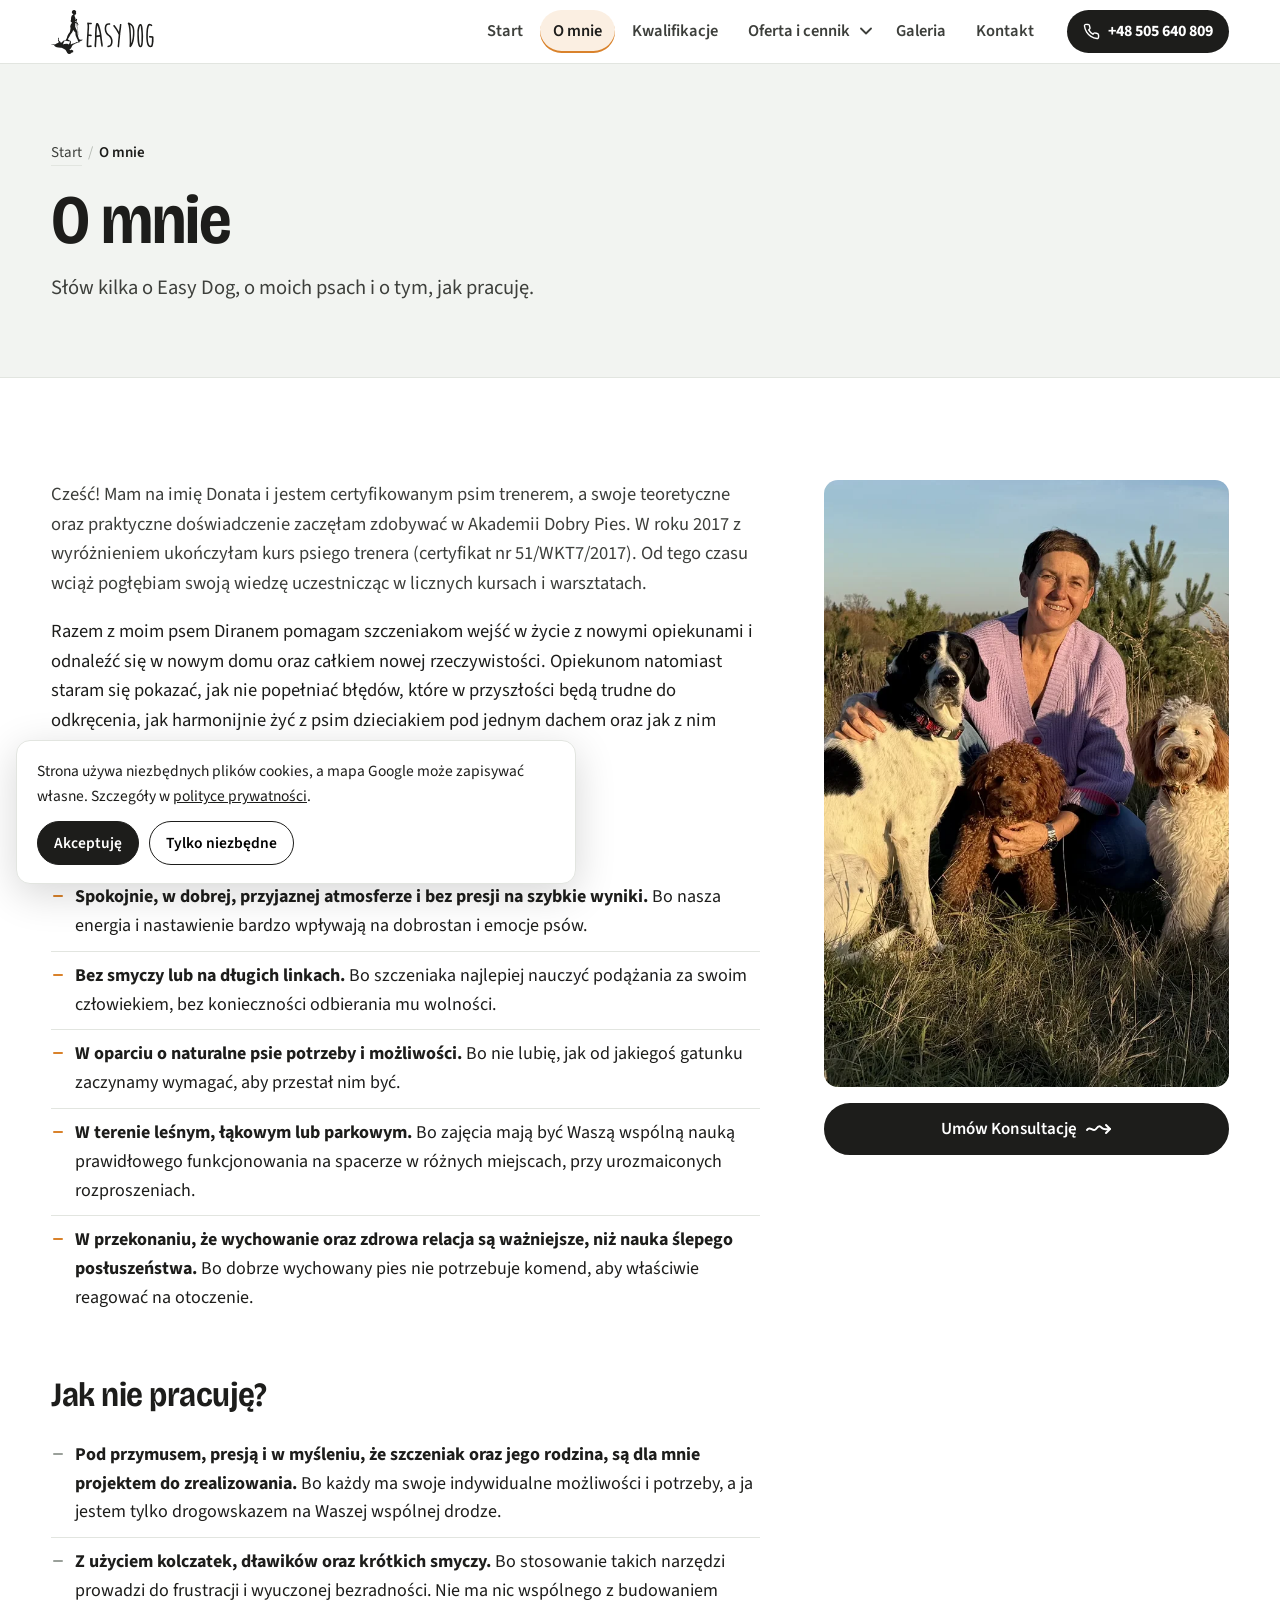
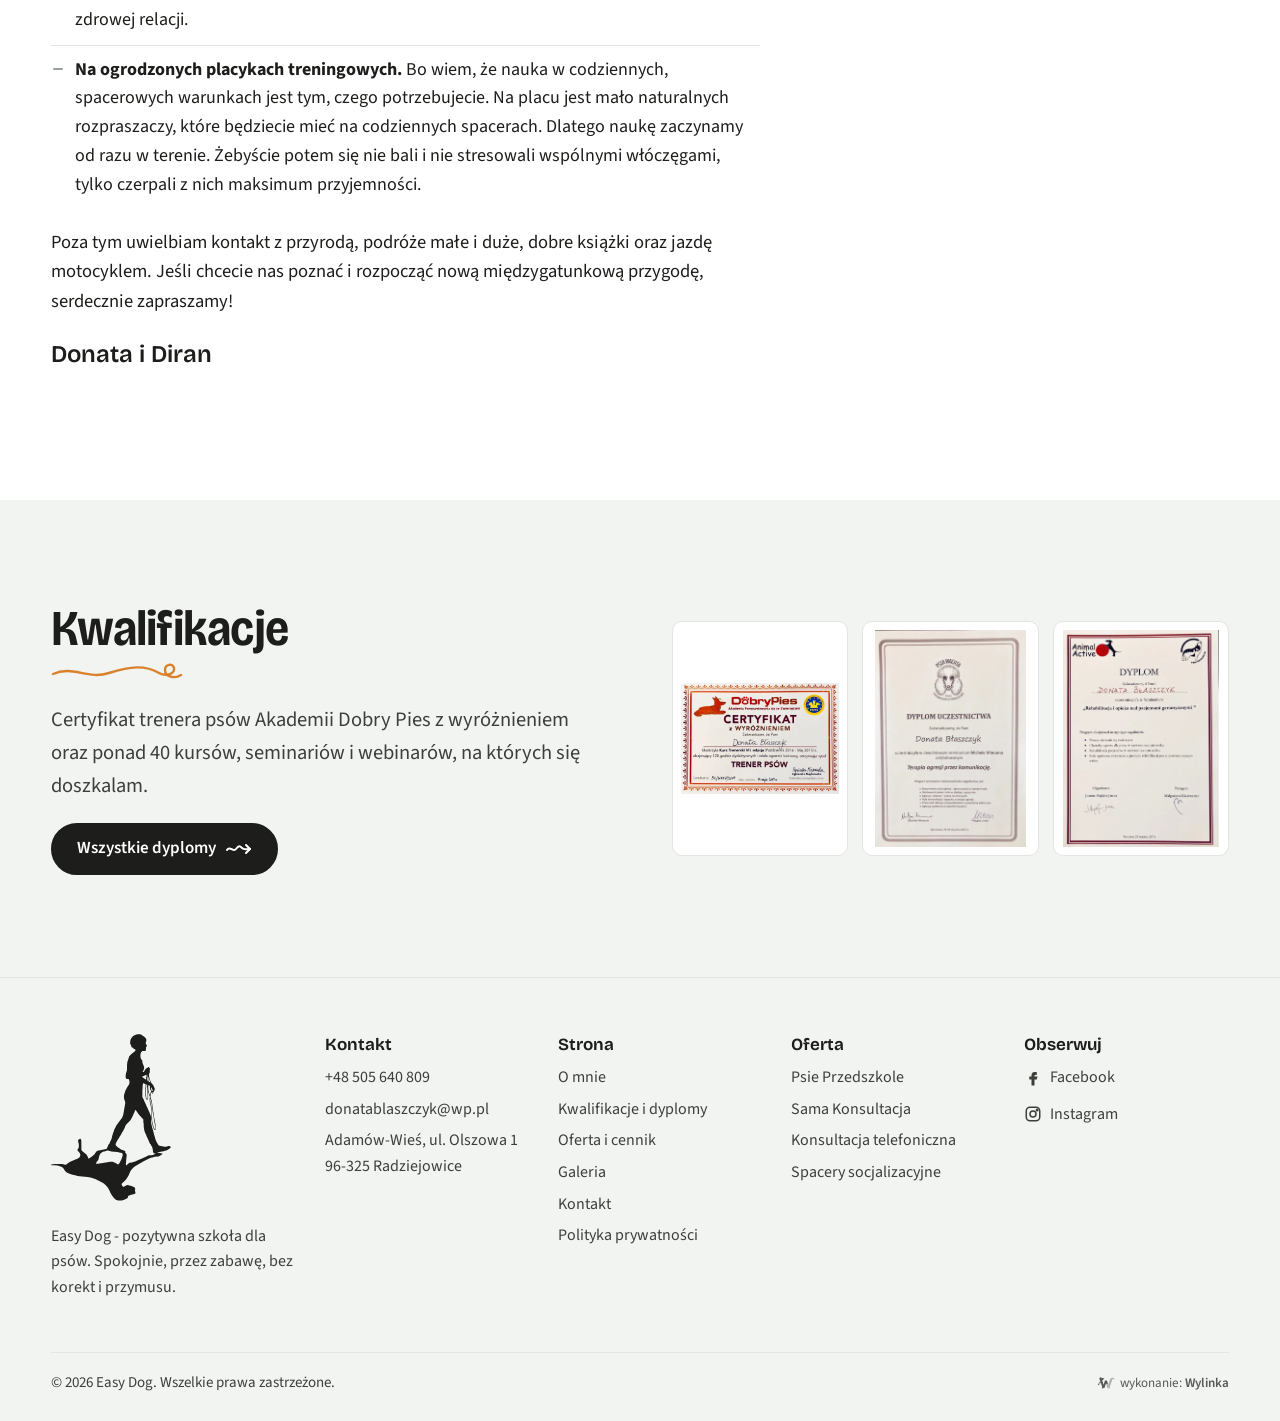
<file: o-mnie.html>
<!doctype html>
<html lang="pl">
<head>
<meta charset="utf-8">
<meta name="viewport" content="width=device-width,initial-scale=1">
<meta name="robots" content="noindex,nofollow">
<title>O mnie i kwalifikacje - Easy Dog</title>
<meta name="description" content="Donata, certyfikowany psi trener (Akademia Dobry Pies, certyfikat nr 51/WKT7/2017). Jak pracuję, jak nie pracuję, moje psy i dyplomy. Easy Dog, Radziejowice.">
<link rel="icon" href="img/znak.svg" type="image/svg+xml">
<link rel="preconnect" href="https://fonts.googleapis.com">
<link rel="preconnect" href="https://fonts.gstatic.com" crossorigin>
<link href="https://fonts.googleapis.com/css2?family=Bricolage+Grotesque:opsz,wdth,wght@12..96,75..100,400..700&family=Source+Sans+3:wght@400;600;700&display=swap" rel="stylesheet">
<link rel="stylesheet" href="style.css?v=2111b">
<style>
.wylinka-badge{display:inline-flex;align-items:center;gap:.4em;color:inherit;text-decoration:none;font-size:.875em;line-height:1;opacity:.85}
.wylinka-badge:hover,.wylinka-badge:focus-visible{opacity:1}
.wylinka-badge:focus-visible{outline:2px solid currentColor;outline-offset:3px;border-radius:2px}
.wylinka-badge svg{width:18px;height:18px;flex:none;overflow:visible}
.wylinka-badge b{font-weight:600}
.wylinka-badge .wy-old{opacity:.45;transform-origin:40px 30px;transition:transform .32s cubic-bezier(.3,.7,.4,1),opacity .32s ease-out}
.wylinka-badge .wy-pod{opacity:0;transition:opacity .2s ease-out .08s}
.wylinka-badge:hover .wy-old,.wylinka-badge:focus-visible .wy-old{transform:translate(9px,7px) rotate(9deg);opacity:0}
.wylinka-badge:hover .wy-pod,.wylinka-badge:focus-visible .wy-pod{opacity:1}
@media (prefers-reduced-motion:reduce){.wylinka-badge .wy-old,.wylinka-badge .wy-pod{transition:none}.wylinka-badge:hover .wy-old,.wylinka-badge:focus-visible .wy-old{transform:none;opacity:.45}.wylinka-badge:hover .wy-pod,.wylinka-badge:focus-visible .wy-pod{opacity:0}}
</style>
</head>
<body>
<header class="top">
 <div class="wrap">
  <a class="logo" href="index.html" aria-label="Easy Dog - strona główna"><svg role="img" aria-label="Easy Dog" xmlns="http://www.w3.org/2000/svg" viewBox="0 0 1240 531"><g fill="currentColor" fill-rule="evenodd"><path d="M284.0 1.0 279.8 0.5 274.8 0.8 267.8 3.0 261.5 6.5 256.0 12.5 253.0 18.8 252.2 23.5 251.8 32.0 253.8 33.5 257.2 42.8 258.5 43.2 259.5 43.0 263.5 47.2 267.5 48.8 269.0 51.0 268.0 53.8 265.2 56.8 256.0 64.0 250.0 69.8 249.0 71.2 247.0 78.2 245.0 82.8 245.0 83.8 243.0 89.0 242.0 98.8 242.0 115.0 238.0 128.0 237.5 136.2 238.2 140.2 239.8 142.5 241.8 143.5 246.5 143.5 248.2 144.5 249.8 150.8 249.8 156.5 248.0 161.8 245.0 165.2 239.0 175.8 236.5 181.5 233.0 192.5 232.2 196.8 232.2 203.2 234.0 211.0 236.0 215.2 236.2 221.0 230.0 257.0 228.0 263.0 225.8 267.2 224.0 269.5 224.0 270.2 212.0 285.5 212.0 286.2 210.2 288.2 206.2 294.8 206.0 296.2 203.0 301.2 203.0 302.0 200.2 307.5 200.0 309.8 198.0 314.2 194.0 327.2 194.0 329.0 192.0 335.5 190.0 339.8 188.0 342.8 186.0 349.0 183.0 351.8 182.0 353.8 182.0 354.8 181.0 356.2 180.0 359.8 178.0 363.2 177.8 364.8 176.2 366.0 167.5 368.0 164.2 368.2 148.2 372.0 145.5 373.2 143.8 375.0 138.5 382.5 135.2 385.8 126.2 393.0 125.2 393.2 120.0 396.8 118.8 395.8 115.8 388.5 112.8 384.0 101.0 374.0 97.8 370.5 96.8 368.5 96.5 341.0 95.8 336.8 94.8 334.5 93.8 333.8 92.2 333.8 89.8 335.0 87.2 337.0 86.0 339.8 86.2 342.5 87.0 344.0 88.2 349.8 88.8 357.2 88.0 361.8 84.2 368.5 84.2 370.0 85.2 372.0 90.2 377.5 93.2 382.0 93.2 386.0 92.8 388.2 91.0 392.0 90.0 393.0 84.2 396.8 79.8 399.0 76.0 400.2 61.0 407.0 52.5 412.2 47.8 416.0 45.0 416.2 35.5 414.2 11.0 413.8 2.2 415.2 0.0 416.5 0.0 417.5 2.0 418.0 12.0 417.8 21.2 419.0 28.0 420.8 35.0 423.8 40.0 428.2 44.2 435.2 49.0 439.8 51.5 441.5 61.0 445.8 71.5 448.8 73.5 448.8 85.2 451.8 91.5 452.8 116.2 455.0 125.8 457.0 141.0 462.0 163.0 472.8 168.2 476.0 172.8 479.8 180.0 487.8 184.0 494.2 188.0 502.5 188.2 504.0 193.8 513.0 194.2 514.5 200.2 522.0 206.5 527.8 208.8 528.8 211.5 529.0 212.5 529.8 226.5 529.8 227.5 529.0 233.0 527.8 242.8 523.0 244.8 520.2 245.0 517.5 245.8 516.0 247.0 514.8 255.5 511.8 265.2 509.5 267.2 508.8 268.8 507.2 268.8 504.5 267.0 498.0 267.8 496.0 268.0 492.2 266.8 489.5 265.5 488.2 256.2 484.2 243.8 481.0 240.5 481.2 234.8 484.8 231.2 486.0 229.8 486.0 227.0 484.0 224.8 479.2 225.0 476.5 235.8 466.2 240.5 460.5 247.8 448.5 248.8 445.5 249.8 444.2 249.8 443.5 250.5 442.8 252.8 437.2 254.8 433.8 260.8 426.2 267.5 420.8 274.8 416.8 280.8 412.8 284.2 411.2 293.5 405.8 295.2 405.2 299.5 402.8 315.8 395.0 321.5 392.8 323.2 392.8 329.5 391.0 342.2 389.8 351.0 385.5 354.8 381.8 354.2 380.5 344.0 378.8 338.2 379.2 338.2 378.5 341.5 376.8 343.8 376.5 352.2 374.0 355.5 373.8 360.8 372.5 369.0 369.8 375.8 365.8 380.5 361.8 381.2 360.5 381.0 359.2 379.8 358.0 376.2 356.2 373.8 356.2 366.2 358.8 361.8 359.0 345.5 356.0 343.5 355.0 341.8 353.2 339.8 350.5 338.8 347.5 336.8 345.8 331.8 333.2 331.8 332.0 327.8 319.2 326.8 313.8 325.8 311.5 324.8 306.5 322.0 297.8 319.8 288.0 318.5 280.2 319.0 267.2 317.5 259.5 314.8 253.5 314.8 252.2 313.8 250.8 313.8 250.0 313.0 249.2 310.8 243.5 308.8 240.0 308.8 238.8 302.8 226.8 302.8 225.5 300.8 222.2 299.8 219.2 297.0 214.2 296.8 212.5 295.8 211.2 295.8 210.5 290.8 200.5 290.8 182.2 292.0 164.0 292.5 161.5 292.5 157.5 293.2 156.8 294.0 156.8 297.8 158.5 299.2 158.8 301.2 159.8 301.8 160.5 301.0 164.2 301.0 168.0 300.0 176.5 300.0 192.2 302.0 205.5 303.2 207.8 305.5 209.2 307.2 208.8 308.8 206.5 309.2 202.2 308.8 186.2 309.2 185.2 309.8 185.5 311.0 188.5 311.0 190.2 314.8 200.0 314.0 211.0 315.2 220.2 317.0 226.5 319.0 237.8 319.8 247.2 319.8 269.0 321.0 281.0 323.0 290.0 327.2 302.2 328.2 304.2 329.8 305.8 331.8 306.0 332.8 305.2 333.2 303.5 332.8 288.8 327.2 260.0 326.8 254.0 324.8 243.2 324.8 241.0 322.8 228.5 322.8 225.8 320.8 213.5 316.5 200.5 317.0 196.2 319.2 187.0 322.2 184.8 323.0 184.8 323.2 186.0 322.0 188.8 322.0 190.0 322.5 190.5 323.5 190.5 323.8 189.2 325.8 186.2 327.0 182.8 329.8 178.0 330.5 176.0 330.5 174.2 329.8 173.2 329.8 172.2 329.0 171.2 326.5 164.5 323.8 160.5 319.0 155.0 317.8 151.5 315.8 148.2 314.8 145.5 314.8 144.2 313.8 142.2 313.8 140.8 312.2 135.2 311.8 127.0 313.8 124.0 314.8 119.2 314.8 117.5 314.0 116.0 315.0 112.5 314.8 109.2 312.8 107.5 312.2 106.0 311.2 105.2 310.2 105.2 306.2 108.0 302.5 109.8 300.0 112.8 298.0 116.5 298.0 117.2 295.5 120.0 293.2 121.0 292.0 121.0 291.5 120.5 291.8 119.5 293.5 117.2 295.8 112.0 296.5 109.2 296.5 106.5 294.8 100.5 293.8 99.0 292.8 95.2 291.0 91.5 291.0 87.2 290.5 84.5 286.8 79.2 284.8 74.0 284.8 63.5 287.0 58.2 290.8 54.5 293.0 53.8 300.0 53.8 301.8 52.8 302.2 51.8 301.8 49.0 302.8 47.8 302.0 45.2 303.0 44.5 302.0 41.2 303.5 40.0 305.0 39.5 306.0 38.5 306.0 37.8 303.0 33.5 301.8 30.0 301.8 26.5 302.8 24.0 302.8 22.5 304.0 20.0 303.8 18.2 301.8 13.8 295.2 7.2 292.8 6.0 288.2 2.5ZM337.5 379.2 338.2 379.2ZM143.2 411.2 145.8 407.0 149.8 402.2 150.8 400.2 153.8 387.8 156.8 381.5 163.5 376.0 167.8 374.0 170.0 373.8 179.0 371.0 181.5 371.0 192.2 373.8 211.2 375.8 220.5 377.8 223.8 378.0 225.2 378.5 227.8 381.5 228.2 384.2 227.8 388.2 224.0 399.2 223.0 400.5 223.0 401.2 217.8 411.5 213.5 415.8 204.0 410.2 195.8 406.8 188.8 407.0 159.8 411.8 154.2 412.0 150.2 412.8 144.5 413.0 143.2 412.2ZM269.2 241.5 279.0 255.2 294.0 272.5 294.0 281.2 295.0 285.2 295.2 295.5 297.0 306.2 298.2 311.0 300.0 314.8 300.2 316.2 302.8 320.8 303.2 323.0 309.0 334.8 309.0 335.8 310.0 337.2 314.0 347.0 315.2 349.2 318.0 352.0 318.2 354.8 321.0 357.5 321.8 359.0 323.8 366.8 325.0 375.8 326.2 378.2 327.5 379.5 329.5 380.2 332.5 380.2 332.8 381.0 331.8 382.0 321.5 385.8 318.0 386.2 312.2 386.0 309.5 386.8 302.0 391.0 284.2 399.0 279.8 400.2 269.8 404.8 257.5 408.8 249.5 409.8 242.2 416.5 240.0 417.8 239.0 417.8 238.5 416.2 238.5 412.5 239.8 395.5 240.8 388.8 240.8 384.2 239.8 381.0 236.0 377.0 236.8 374.5 236.2 373.5 234.2 372.0 222.8 368.0 216.2 363.0 212.5 360.8 206.8 355.2 205.8 353.2 205.8 350.0 206.8 347.0 212.0 337.5 217.8 328.8 217.8 328.0 219.8 324.5 221.8 322.0 225.8 314.5 229.5 309.0 234.8 298.5 236.0 294.5 238.0 290.5 241.8 285.8 247.5 280.5 252.8 274.2 257.8 266.2 260.5 260.5 261.8 256.5 262.8 255.2 262.8 254.5 265.8 248.5 266.8 245.0 268.5 242.0ZM316.2 206.8 317.0 207.2 318.0 210.2 318.0 211.8 320.0 218.8 324.0 250.5 327.0 266.8 328.0 275.0 330.8 288.2 331.8 297.2 331.8 303.5 331.2 304.0 330.2 304.0 329.8 303.5 328.8 300.5 327.8 299.2 326.8 294.8 325.8 293.0 325.8 291.8 323.8 285.8 322.0 276.5 320.8 237.5 319.8 233.2 319.8 230.8 317.8 223.0 316.0 213.5 315.8 207.5ZM322.8 175.5 323.8 176.8 323.8 179.2 322.8 181.2 321.0 182.5 320.8 180.8 321.8 178.8 321.8 176.5ZM310.5 162.8 313.0 163.8 314.8 166.0 315.2 178.2 316.0 179.0 317.0 178.8 317.8 177.8 318.0 173.8 318.8 170.8 319.8 170.2 321.0 171.2 321.0 174.2 320.0 178.8 318.0 183.8 316.0 192.2 316.0 194.2 315.2 195.0 313.8 192.8 313.8 191.5 311.8 186.2 310.0 178.2 309.5 168.8 309.8 163.5ZM307.8 162.5 308.0 163.5 307.5 164.0 307.0 163.0ZM303.5 160.8 304.5 160.8 305.5 162.5 307.0 179.8 307.8 201.5 307.0 206.0 305.8 207.2 303.8 205.2 303.0 202.8 302.8 196.8 301.8 190.5 301.8 178.8 302.8 169.2 303.0 161.2ZM310.2 137.2 310.8 137.5 312.0 140.8 312.0 142.8 313.0 144.8 313.0 145.8 315.0 149.8 315.2 151.2 316.8 153.5 316.5 154.5 315.0 154.0 310.0 150.2 309.8 139.0ZM308.2 134.2 308.8 135.5 308.5 148.5 307.5 149.0 306.8 148.5 306.2 146.8 306.8 137.8 307.5 134.8ZM290.8 135.5 291.5 134.8 295.0 133.5 298.0 131.8 302.2 130.5 302.8 131.0 303.0 144.2 302.5 144.8 301.5 144.5 293.5 139.0 290.8 136.5ZM306.2 129.5 306.8 130.5 306.0 132.0 305.8 136.2 305.0 136.8 304.5 136.0 304.0 130.5 304.8 129.5Z"/><path transform="translate(391.3 -151.5) scale(2.15)" d="M44.5 142.0 32.5 142.2 24.0 140.8 22.0 142.2 21.0 144.8 23.0 155.5 23.2 168.5 19.0 237.0 18.2 257.0 18.2 274.8 19.0 276.5 21.2 278.8 24.8 279.8 42.8 278.0 45.2 276.8 46.8 274.5 46.8 272.5 44.8 270.0 42.2 269.0 28.0 270.5 26.8 270.0 29.0 217.2 29.8 216.8 36.8 216.8 40.5 217.5 43.5 217.5 45.0 216.8 46.8 215.0 47.2 213.5 46.5 211.0 44.2 209.0 40.2 208.2 30.8 207.5 29.8 206.5 30.2 192.8 31.8 174.5 31.8 156.0 31.2 151.5 32.2 150.8 44.2 150.5 46.5 149.5 47.5 147.8 47.5 144.8 46.2 143.0ZM76.0 143.2 73.8 144.0 72.0 146.0 71.0 148.0 69.0 156.5 67.0 170.5 64.8 204.5 64.8 232.2 62.0 274.0 63.2 277.2 64.8 278.8 66.8 279.5 68.0 279.5 69.8 278.8 72.0 276.0 71.5 269.2 73.8 236.2 73.8 223.8 74.8 222.8 79.2 221.8 92.5 220.2 93.0 221.0 94.0 230.0 96.8 246.8 97.0 252.2 101.0 274.5 102.0 276.0 103.0 276.8 105.2 276.8 107.0 275.8 108.8 273.5 108.2 262.8 104.0 235.2 102.8 221.5 100.8 207.2 97.8 190.8 96.8 187.5 96.5 184.0 92.8 169.5 90.8 163.8 89.8 158.8 86.5 151.2 84.0 147.5 80.5 144.0 78.5 143.2ZM78.8 158.0 79.8 159.0 80.0 161.0 81.0 162.8 82.0 167.2 82.8 168.5 84.0 174.0 84.8 175.5 85.0 178.5 87.0 185.0 90.8 201.0 91.0 205.2 92.0 209.8 91.5 210.8 90.0 211.2 74.2 213.2 73.8 212.8 75.0 180.5 77.0 163.8 77.8 161.5 77.8 158.8ZM147.2 144.5 143.5 144.5 134.8 146.0 129.8 148.2 127.2 150.0 124.2 153.5 122.0 157.5 120.2 164.8 119.2 172.5 119.5 180.2 121.0 189.2 122.0 192.8 125.2 200.2 128.0 205.0 134.5 211.8 142.2 218.2 148.8 225.8 152.0 231.5 154.8 241.2 154.8 251.2 153.0 259.5 151.0 264.0 146.8 268.0 143.0 269.8 137.2 271.2 134.8 273.5 134.5 275.5 135.0 277.2 136.8 279.0 138.5 279.8 143.5 278.8 148.5 276.8 154.0 273.8 157.8 270.2 161.8 261.0 163.2 255.0 163.8 249.5 163.5 240.0 162.8 236.0 160.5 229.5 156.5 221.2 151.8 215.2 141.5 206.0 134.0 198.0 131.0 191.5 128.8 183.5 128.0 178.0 128.0 171.8 128.8 166.5 130.8 159.8 132.0 157.8 134.0 155.8 135.8 154.8 139.8 153.8 146.0 153.8 148.5 152.8 150.8 150.0 150.8 147.8 148.5 145.0ZM210.0 148.5 207.8 148.5 206.2 149.2 205.0 151.0 200.2 186.8 200.2 191.2 199.8 192.0 199.2 192.0 197.8 190.0 197.5 189.0 194.0 183.8 193.8 182.5 188.0 174.0 186.8 171.2 176.5 156.8 174.2 155.0 171.2 154.5 170.0 155.0 168.0 157.0 167.5 159.0 168.0 161.5 175.0 170.0 176.2 172.5 180.0 177.2 186.0 187.2 187.0 188.2 188.2 191.2 194.0 200.8 194.0 201.8 198.0 209.2 194.0 248.0 193.8 256.5 192.0 273.0 192.0 276.2 194.5 279.2 195.8 279.8 197.2 279.8 199.0 279.0 199.8 278.2 200.5 276.0 203.8 237.5 205.8 221.2 206.0 214.0 207.2 207.5 207.0 204.2 211.5 171.2 212.0 162.8 213.2 153.8 213.2 151.8 212.8 150.5 211.2 149.0Z"/><path transform="translate(195.0 -151.5) scale(2.15)" d="M344.5 141.0 342.5 141.8 341.0 143.2 340.2 144.8 340.2 146.2 344.0 154.5 345.0 158.2 348.0 177.5 350.0 205.5 351.0 241.0 351.0 260.2 350.0 269.5 350.0 276.8 351.5 278.8 354.0 279.8 356.8 278.8 362.8 271.2 368.8 258.5 372.8 245.8 375.5 231.5 375.8 225.0 376.8 217.8 377.5 206.2 377.5 187.2 375.5 171.5 372.8 163.2 369.2 156.8 363.0 149.8 358.0 146.0 354.0 144.2 351.5 143.8 347.5 141.2ZM353.8 154.8 354.8 154.8 357.2 156.5 363.0 163.5 366.8 173.2 368.0 179.0 369.0 187.5 369.2 202.5 367.8 223.0 366.8 230.2 363.5 245.8 361.0 253.0 361.0 254.5 359.8 255.5 358.8 254.2 359.2 253.2 359.5 237.5 357.2 183.8 355.8 168.8 353.8 156.5 353.2 155.5ZM411.5 148.5 409.2 149.0 406.8 150.2 403.0 154.5 400.2 159.5 400.0 161.5 397.2 169.2 394.2 185.5 394.0 217.8 395.2 244.5 396.2 253.0 399.0 265.8 401.0 271.5 404.2 276.2 407.2 278.8 409.2 279.5 412.5 279.8 416.8 278.5 420.8 274.5 423.8 264.8 425.5 244.0 426.5 217.5 424.0 176.5 422.5 164.8 420.8 158.5 417.5 151.8 415.0 149.5ZM410.8 158.8 412.0 159.5 413.0 162.2 413.8 166.8 416.8 197.8 417.2 212.5 416.8 249.8 414.8 264.0 414.0 265.8 413.8 268.0 412.0 271.0 411.0 271.0 409.0 268.2 405.8 256.0 403.8 234.5 402.5 208.2 402.5 193.5 403.8 181.5 406.8 167.8 408.8 161.8 410.0 159.2ZM461.8 148.2 458.5 149.0 455.0 151.0 452.2 154.8 449.0 162.5 446.2 176.2 445.0 187.8 444.0 206.5 444.0 229.2 446.0 249.2 449.0 262.2 451.0 267.5 454.2 273.0 458.8 276.8 462.5 278.5 468.5 279.2 472.0 278.8 475.0 277.5 478.5 274.8 479.8 272.5 482.8 261.0 484.0 251.2 484.8 249.8 484.8 221.8 483.0 219.0 480.5 218.0 469.8 216.8 465.2 215.8 461.8 216.0 460.0 217.5 459.5 219.5 460.0 222.8 461.2 224.2 474.8 226.2 476.0 227.2 475.0 253.2 473.8 260.8 473.0 262.5 472.8 266.0 472.0 268.2 470.5 269.8 467.8 270.8 466.5 270.5 462.0 268.0 458.8 263.2 456.0 254.8 454.5 247.5 453.0 230.2 453.0 202.0 454.5 180.5 456.8 168.2 458.8 161.8 460.5 158.5 462.5 157.0 464.8 157.0 467.0 157.8 471.8 160.5 474.5 161.0 475.8 160.5 477.5 158.8 478.0 156.2 477.0 154.2 472.0 150.0 466.0 148.5Z"/></g></svg></a>
  <nav class="nav" aria-label="Menu"><a href="index.html">Start</a><a href="o-mnie.html" aria-current="page">O mnie</a><a href="kwalifikacje.html">Kwalifikacje</a><div class="sub"><a href="oferta.html">Oferta i cennik</a><button class="sub-t" type="button" aria-label="Pokaż usługi" aria-expanded="false"><svg viewBox="0 0 12 8" aria-hidden="true"><path d="M1 1.5 6 6.5 11 1.5" fill="none" stroke="currentColor" stroke-width="1.8" stroke-linecap="round" stroke-linejoin="round"/></svg></button><div class="sub-m"><a href="psie-przedszkole.html">Psie Przedszkole</a><a href="konsultacja.html">Sama Konsultacja</a><a href="konsultacja-telefoniczna.html">Konsultacja telefoniczna</a><a href="spacery-socjalizacyjne.html">Spacery socjalizacyjne</a></div></div><a href="galeria.html">Galeria</a><a href="kontakt.html">Kontakt</a><a class="mtel" href="tel:+48505640809">+48 505 640 809</a></nav>
  <a class="tel-top" href="tel:+48505640809"><svg viewBox="0 0 24 24" fill="none" stroke="currentColor" stroke-width="2" stroke-linecap="round" stroke-linejoin="round" aria-hidden="true"><path d="M22 16.9v3a2 2 0 0 1-2.2 2 19.8 19.8 0 0 1-8.6-3.1 19.5 19.5 0 0 1-6-6A19.8 19.8 0 0 1 2.1 4.2 2 2 0 0 1 4.1 2h3a2 2 0 0 1 2 1.7c.1.9.4 1.8.7 2.7a2 2 0 0 1-.5 2.1L8 9.8a16 16 0 0 0 6 6l1.3-1.3a2 2 0 0 1 2.1-.4c.9.3 1.8.6 2.7.7a2 2 0 0 1 1.7 2z"/></svg>+48 505 640 809</a>
  <button class="burger" aria-label="Otwórz menu" aria-expanded="false"><span></span><span></span><span></span></button>
 </div>
</header>
<main>

<section class="ph"><div class="wrap"><nav class="okruszki" aria-label="Jesteś tutaj"><a href="index.html">Start</a> <i aria-hidden="true">/</i> <span aria-current="page">O mnie</span></nav><h1>O mnie</h1><p class="lead">Słów kilka o Easy Dog, o moich psach i o tym, jak pracuję.</p></div></section>
<section class="sec"><div class="wrap split">
 <div class="prose">
  <p class="lead">Cześć! Mam na imię Donata i jestem certyfikowanym psim trenerem, a swoje teoretyczne oraz praktyczne doświadczenie zaczęłam zdobywać w Akademii Dobry Pies. W roku 2017 z wyróżnieniem ukończyłam kurs psiego trenera (certyfikat nr 51/WKT7/2017). Od tego czasu wciąż pogłębiam swoją wiedzę uczestnicząc w licznych kursach i warsztatach.</p>
  <p>Razem z moim psem Diranem pomagam szczeniakom wejść w życie z nowymi opiekunami i odnaleźć się w nowym domu oraz całkiem nowej rzeczywistości. Opiekunom natomiast staram się pokazać, jak nie popełniać błędów, które w przyszłości będą trudne do odkręcenia, jak harmonijnie żyć z psim dzieciakiem pod jednym dachem oraz jak z nim nawiązać więź i zdrową relację.</p>
  <h2>Jak pracuję?</h2>
  <ul class="lst tak"><li><b>Spokojnie, w dobrej, przyjaznej atmosferze i bez presji na szybkie wyniki.</b> Bo nasza energia i nastawienie bardzo wpływają na dobrostan i emocje psów.</li><li><b>Bez smyczy lub na długich linkach.</b> Bo szczeniaka najlepiej nauczyć podążania za swoim człowiekiem, bez konieczności odbierania mu wolności.</li><li><b>W oparciu o naturalne psie potrzeby i możliwości.</b> Bo nie lubię, jak od jakiegoś gatunku zaczynamy wymagać, aby przestał nim być.</li><li><b>W terenie leśnym, łąkowym lub parkowym.</b> Bo zajęcia mają być Waszą wspólną nauką prawidłowego funkcjonowania na spacerze w różnych miejscach, przy urozmaiconych rozproszeniach.</li><li><b>W przekonaniu, że wychowanie oraz zdrowa relacja są ważniejsze, niż nauka ślepego posłuszeństwa.</b> Bo dobrze wychowany pies nie potrzebuje komend, aby właściwie reagować na otoczenie.</li></ul>
  <h2>Jak nie pracuję?</h2>
  <ul class="lst nie"><li><b>Pod przymusem, presją i w myśleniu, że szczeniak oraz jego rodzina, są dla mnie projektem do zrealizowania.</b> Bo każdy ma swoje indywidualne możliwości i potrzeby, a ja jestem tylko drogowskazem na Waszej wspólnej drodze.</li><li><b>Z użyciem kolczatek, dławików oraz krótkich smyczy.</b> Bo stosowanie takich narzędzi prowadzi do frustracji i wyuczonej bezradności. Nie ma nic wspólnego z budowaniem zdrowej relacji.</li><li><b>Na ogrodzonych placykach treningowych.</b> Bo wiem, że nauka w codziennych, spacerowych warunkach jest tym, czego potrzebujecie. Na placu jest mało naturalnych rozpraszaczy, które będziecie mieć na codziennych spacerach. Dlatego naukę zaczynamy od razu w terenie. Żebyście potem się nie bali i nie stresowali wspólnymi włóczęgami, tylko czerpali z nich maksimum przyjemności.</li></ul>
  <p>Poza tym uwielbiam kontakt z przyrodą, podróże małe i duże, dobre książki oraz jazdę motocyklem. Jeśli chcecie nas poznać i rozpocząć nową międzygatunkową przygodę, serdecznie zapraszamy!</p>
  <p style="font-family:var(--head);font-size:24px;font-weight:600">Donata i Diran</p>
 </div>
 <aside class="stick"><img src="img/n/ed-cz6_sweter-1600.webp" srcset="img/n/ed-cz6_sweter-1000.webp 667w, img/n/ed-cz6_sweter-1600.webp 1067w, img/n/ed-cz6_sweter-2200.webp 1467w" sizes="(max-width: 900px) 92vw, 420px" data-full="img/n/ed-cz6_sweter-1600.webp" alt="Donata w fioletowym swetrze z trzema psami na łące" width="1067" height="1600" decoding="async" class="nat"><a class="btn btn-p" href="kontakt.html" style="width:100%;justify-content:center">Umów Konsultację <svg viewBox="0 0 26 12" fill="none" stroke="currentColor" stroke-width="2" stroke-linecap="round" stroke-linejoin="round" aria-hidden="true"><path d="M1 7c3-5 6 3 9-1s4-3 6-1 3 1 8 1"/><path d="m20 2 4 4-4 4"/></svg></a></aside>
</div></section>
<section class="sec soft"><div class="wrap two kw-t"><div class="rv"><h2 class="h2">Kwalifikacje</h2><p class="lead">Certyfikat trenera psów Akademii Dobry Pies z wyróżnieniem oraz ponad 40 kursów, seminariów i webinarów, na których się doszkalam.</p><a class="btn btn-p" href="kwalifikacje.html">Wszystkie dyplomy <svg viewBox="0 0 26 12" fill="none" stroke="currentColor" stroke-width="2" stroke-linecap="round" stroke-linejoin="round" aria-hidden="true"><path d="M1 7c3-5 6 3 9-1s4-3 6-1 3 1 8 1"/><path d="m20 2 4 4-4 4"/></svg></a></div><div class="kw-m rv"><img src="img/dyplom-00.webp" alt="Dyplom: Akademia Porozumiewania się ze Zwierzętami Dobry Pies" width="900" height="636" loading="lazy" decoding="async"><img src="img/dyplom-01.webp" alt="Dyplom: Psia Wachta, seminarium Michele Minunno" width="625" height="900" loading="lazy" decoding="async"><img src="img/dyplom-02.webp" alt="Dyplom: Seminarium" width="646" height="900" loading="lazy" decoding="async"></div></div></section>
</main>
<footer class="foot">
 <div class="wrap">
  <div class="g">
   <div>
    <div class="fz"><svg aria-hidden="true" xmlns="http://www.w3.org/2000/svg" viewBox="0 0 382 531"><path fill="currentColor" fill-rule="evenodd" d="M284.0 1.0 279.8 0.5 274.8 0.8 267.8 3.0 261.5 6.5 256.0 12.5 253.0 18.8 252.2 23.5 251.8 32.0 253.8 33.5 257.2 42.8 258.5 43.2 259.5 43.0 263.5 47.2 267.5 48.8 269.0 51.0 268.0 53.8 265.2 56.8 256.0 64.0 250.0 69.8 249.0 71.2 247.0 78.2 245.0 82.8 245.0 83.8 243.0 89.0 242.0 98.8 242.0 115.0 238.0 128.0 237.5 136.2 238.2 140.2 239.8 142.5 241.8 143.5 246.5 143.5 248.2 144.5 249.8 150.8 249.8 156.5 248.0 161.8 245.0 165.2 239.0 175.8 236.5 181.5 233.0 192.5 232.2 196.8 232.2 203.2 234.0 211.0 236.0 215.2 236.2 221.0 230.0 257.0 228.0 263.0 225.8 267.2 224.0 269.5 224.0 270.2 212.0 285.5 212.0 286.2 210.2 288.2 206.2 294.8 206.0 296.2 203.0 301.2 203.0 302.0 200.2 307.5 200.0 309.8 198.0 314.2 194.0 327.2 194.0 329.0 192.0 335.5 190.0 339.8 188.0 342.8 186.0 349.0 183.0 351.8 182.0 353.8 182.0 354.8 181.0 356.2 180.0 359.8 178.0 363.2 177.8 364.8 176.2 366.0 167.5 368.0 164.2 368.2 148.2 372.0 145.5 373.2 143.8 375.0 138.5 382.5 135.2 385.8 126.2 393.0 125.2 393.2 120.0 396.8 118.8 395.8 115.8 388.5 112.8 384.0 101.0 374.0 97.8 370.5 96.8 368.5 96.5 341.0 95.8 336.8 94.8 334.5 93.8 333.8 92.2 333.8 89.8 335.0 87.2 337.0 86.0 339.8 86.2 342.5 87.0 344.0 88.2 349.8 88.8 357.2 88.0 361.8 84.2 368.5 84.2 370.0 85.2 372.0 90.2 377.5 93.2 382.0 93.2 386.0 92.8 388.2 91.0 392.0 90.0 393.0 84.2 396.8 79.8 399.0 76.0 400.2 61.0 407.0 52.5 412.2 47.8 416.0 45.0 416.2 35.5 414.2 11.0 413.8 2.2 415.2 0.0 416.5 0.0 417.5 2.0 418.0 12.0 417.8 21.2 419.0 28.0 420.8 35.0 423.8 40.0 428.2 44.2 435.2 49.0 439.8 51.5 441.5 61.0 445.8 71.5 448.8 73.5 448.8 85.2 451.8 91.5 452.8 116.2 455.0 125.8 457.0 141.0 462.0 163.0 472.8 168.2 476.0 172.8 479.8 180.0 487.8 184.0 494.2 188.0 502.5 188.2 504.0 193.8 513.0 194.2 514.5 200.2 522.0 206.5 527.8 208.8 528.8 211.5 529.0 212.5 529.8 226.5 529.8 227.5 529.0 233.0 527.8 242.8 523.0 244.8 520.2 245.0 517.5 245.8 516.0 247.0 514.8 255.5 511.8 265.2 509.5 267.2 508.8 268.8 507.2 268.8 504.5 267.0 498.0 267.8 496.0 268.0 492.2 266.8 489.5 265.5 488.2 256.2 484.2 243.8 481.0 240.5 481.2 234.8 484.8 231.2 486.0 229.8 486.0 227.0 484.0 224.8 479.2 225.0 476.5 235.8 466.2 240.5 460.5 247.8 448.5 248.8 445.5 249.8 444.2 249.8 443.5 250.5 442.8 252.8 437.2 254.8 433.8 260.8 426.2 267.5 420.8 274.8 416.8 280.8 412.8 284.2 411.2 293.5 405.8 295.2 405.2 299.5 402.8 315.8 395.0 321.5 392.8 323.2 392.8 329.5 391.0 342.2 389.8 351.0 385.5 354.8 381.8 354.2 380.5 344.0 378.8 338.2 379.2 338.2 378.5 341.5 376.8 343.8 376.5 352.2 374.0 355.5 373.8 360.8 372.5 369.0 369.8 375.8 365.8 380.5 361.8 381.2 360.5 381.0 359.2 379.8 358.0 376.2 356.2 373.8 356.2 366.2 358.8 361.8 359.0 345.5 356.0 343.5 355.0 341.8 353.2 339.8 350.5 338.8 347.5 336.8 345.8 331.8 333.2 331.8 332.0 327.8 319.2 326.8 313.8 325.8 311.5 324.8 306.5 322.0 297.8 319.8 288.0 318.5 280.2 319.0 267.2 317.5 259.5 314.8 253.5 314.8 252.2 313.8 250.8 313.8 250.0 313.0 249.2 310.8 243.5 308.8 240.0 308.8 238.8 302.8 226.8 302.8 225.5 300.8 222.2 299.8 219.2 297.0 214.2 296.8 212.5 295.8 211.2 295.8 210.5 290.8 200.5 290.8 182.2 292.0 164.0 292.5 161.5 292.5 157.5 293.2 156.8 294.0 156.8 297.8 158.5 299.2 158.8 301.2 159.8 301.8 160.5 301.0 164.2 301.0 168.0 300.0 176.5 300.0 192.2 302.0 205.5 303.2 207.8 305.5 209.2 307.2 208.8 308.8 206.5 309.2 202.2 308.8 186.2 309.2 185.2 309.8 185.5 311.0 188.5 311.0 190.2 314.8 200.0 314.0 211.0 315.2 220.2 317.0 226.5 319.0 237.8 319.8 247.2 319.8 269.0 321.0 281.0 323.0 290.0 327.2 302.2 328.2 304.2 329.8 305.8 331.8 306.0 332.8 305.2 333.2 303.5 332.8 288.8 327.2 260.0 326.8 254.0 324.8 243.2 324.8 241.0 322.8 228.5 322.8 225.8 320.8 213.5 316.5 200.5 317.0 196.2 319.2 187.0 322.2 184.8 323.0 184.8 323.2 186.0 322.0 188.8 322.0 190.0 322.5 190.5 323.5 190.5 323.8 189.2 325.8 186.2 327.0 182.8 329.8 178.0 330.5 176.0 330.5 174.2 329.8 173.2 329.8 172.2 329.0 171.2 326.5 164.5 323.8 160.5 319.0 155.0 317.8 151.5 315.8 148.2 314.8 145.5 314.8 144.2 313.8 142.2 313.8 140.8 312.2 135.2 311.8 127.0 313.8 124.0 314.8 119.2 314.8 117.5 314.0 116.0 315.0 112.5 314.8 109.2 312.8 107.5 312.2 106.0 311.2 105.2 310.2 105.2 306.2 108.0 302.5 109.8 300.0 112.8 298.0 116.5 298.0 117.2 295.5 120.0 293.2 121.0 292.0 121.0 291.5 120.5 291.8 119.5 293.5 117.2 295.8 112.0 296.5 109.2 296.5 106.5 294.8 100.5 293.8 99.0 292.8 95.2 291.0 91.5 291.0 87.2 290.5 84.5 286.8 79.2 284.8 74.0 284.8 63.5 287.0 58.2 290.8 54.5 293.0 53.8 300.0 53.8 301.8 52.8 302.2 51.8 301.8 49.0 302.8 47.8 302.0 45.2 303.0 44.5 302.0 41.2 303.5 40.0 305.0 39.5 306.0 38.5 306.0 37.8 303.0 33.5 301.8 30.0 301.8 26.5 302.8 24.0 302.8 22.5 304.0 20.0 303.8 18.2 301.8 13.8 295.2 7.2 292.8 6.0 288.2 2.5ZM337.5 379.2 338.2 379.2ZM143.2 411.2 145.8 407.0 149.8 402.2 150.8 400.2 153.8 387.8 156.8 381.5 163.5 376.0 167.8 374.0 170.0 373.8 179.0 371.0 181.5 371.0 192.2 373.8 211.2 375.8 220.5 377.8 223.8 378.0 225.2 378.5 227.8 381.5 228.2 384.2 227.8 388.2 224.0 399.2 223.0 400.5 223.0 401.2 217.8 411.5 213.5 415.8 204.0 410.2 195.8 406.8 188.8 407.0 159.8 411.8 154.2 412.0 150.2 412.8 144.5 413.0 143.2 412.2ZM269.2 241.5 279.0 255.2 294.0 272.5 294.0 281.2 295.0 285.2 295.2 295.5 297.0 306.2 298.2 311.0 300.0 314.8 300.2 316.2 302.8 320.8 303.2 323.0 309.0 334.8 309.0 335.8 310.0 337.2 314.0 347.0 315.2 349.2 318.0 352.0 318.2 354.8 321.0 357.5 321.8 359.0 323.8 366.8 325.0 375.8 326.2 378.2 327.5 379.5 329.5 380.2 332.5 380.2 332.8 381.0 331.8 382.0 321.5 385.8 318.0 386.2 312.2 386.0 309.5 386.8 302.0 391.0 284.2 399.0 279.8 400.2 269.8 404.8 257.5 408.8 249.5 409.8 242.2 416.5 240.0 417.8 239.0 417.8 238.5 416.2 238.5 412.5 239.8 395.5 240.8 388.8 240.8 384.2 239.8 381.0 236.0 377.0 236.8 374.5 236.2 373.5 234.2 372.0 222.8 368.0 216.2 363.0 212.5 360.8 206.8 355.2 205.8 353.2 205.8 350.0 206.8 347.0 212.0 337.5 217.8 328.8 217.8 328.0 219.8 324.5 221.8 322.0 225.8 314.5 229.5 309.0 234.8 298.5 236.0 294.5 238.0 290.5 241.8 285.8 247.5 280.5 252.8 274.2 257.8 266.2 260.5 260.5 261.8 256.5 262.8 255.2 262.8 254.5 265.8 248.5 266.8 245.0 268.5 242.0ZM316.2 206.8 317.0 207.2 318.0 210.2 318.0 211.8 320.0 218.8 324.0 250.5 327.0 266.8 328.0 275.0 330.8 288.2 331.8 297.2 331.8 303.5 331.2 304.0 330.2 304.0 329.8 303.5 328.8 300.5 327.8 299.2 326.8 294.8 325.8 293.0 325.8 291.8 323.8 285.8 322.0 276.5 320.8 237.5 319.8 233.2 319.8 230.8 317.8 223.0 316.0 213.5 315.8 207.5ZM322.8 175.5 323.8 176.8 323.8 179.2 322.8 181.2 321.0 182.5 320.8 180.8 321.8 178.8 321.8 176.5ZM310.5 162.8 313.0 163.8 314.8 166.0 315.2 178.2 316.0 179.0 317.0 178.8 317.8 177.8 318.0 173.8 318.8 170.8 319.8 170.2 321.0 171.2 321.0 174.2 320.0 178.8 318.0 183.8 316.0 192.2 316.0 194.2 315.2 195.0 313.8 192.8 313.8 191.5 311.8 186.2 310.0 178.2 309.5 168.8 309.8 163.5ZM307.8 162.5 308.0 163.5 307.5 164.0 307.0 163.0ZM303.5 160.8 304.5 160.8 305.5 162.5 307.0 179.8 307.8 201.5 307.0 206.0 305.8 207.2 303.8 205.2 303.0 202.8 302.8 196.8 301.8 190.5 301.8 178.8 302.8 169.2 303.0 161.2ZM310.2 137.2 310.8 137.5 312.0 140.8 312.0 142.8 313.0 144.8 313.0 145.8 315.0 149.8 315.2 151.2 316.8 153.5 316.5 154.5 315.0 154.0 310.0 150.2 309.8 139.0ZM308.2 134.2 308.8 135.5 308.5 148.5 307.5 149.0 306.8 148.5 306.2 146.8 306.8 137.8 307.5 134.8ZM290.8 135.5 291.5 134.8 295.0 133.5 298.0 131.8 302.2 130.5 302.8 131.0 303.0 144.2 302.5 144.8 301.5 144.5 293.5 139.0 290.8 136.5ZM306.2 129.5 306.8 130.5 306.0 132.0 305.8 136.2 305.0 136.8 304.5 136.0 304.0 130.5 304.8 129.5Z"/></svg></div>
    <p style="margin-top:14px;max-width:340px">Easy Dog - pozytywna szkoła dla psów. Spokojnie, przez zabawę, bez korekt i przymusu.</p>
   </div>
   <div><h4>Kontakt</h4><ul><li><a href="tel:+48505640809">+48 505 640 809</a></li><li><a href="mailto:donatablaszczyk@wp.pl">donatablaszczyk@wp.pl</a></li><li>Adamów-Wieś, ul. Olszowa 1<br>96-325 Radziejowice</li></ul></div>
   <div><h4>Strona</h4><ul><li><a href="o-mnie.html">O mnie</a></li><li><a href="kwalifikacje.html">Kwalifikacje i dyplomy</a></li><li><a href="oferta.html">Oferta i cennik</a></li><li><a href="galeria.html">Galeria</a></li><li><a href="kontakt.html">Kontakt</a></li><li><a href="polityka-prywatnosci.html">Polityka prywatności</a></li></ul></div><div><h4>Oferta</h4><ul><li><a href="psie-przedszkole.html">Psie Przedszkole</a></li><li><a href="konsultacja.html">Sama Konsultacja</a></li><li><a href="konsultacja-telefoniczna.html">Konsultacja telefoniczna</a></li><li><a href="spacery-socjalizacyjne.html">Spacery socjalizacyjne</a></li></ul></div>
   <div><h4>Obserwuj</h4><ul><li><a href="https://www.facebook.com/szkoladlapsoweasydog" rel="noopener" style="display:inline-flex;gap:8px;align-items:center"><svg viewBox="0 0 24 24" fill="currentColor" aria-hidden="true" width="18" height="18"><path d="M14 8h3V4h-3c-2.8 0-4 1.8-4 4.3V10H7v4h3v8h4v-8h3l1-4h-4V8.6c0-.4.3-.6.6-.6z"/></svg>Facebook</a></li><li><a href="https://www.instagram.com/easydog_szkola_dla_psow/" rel="noopener" style="display:inline-flex;gap:8px;align-items:center"><svg viewBox="0 0 24 24" fill="none" stroke="currentColor" stroke-width="2" aria-hidden="true" width="18" height="18"><rect x="3" y="3" width="18" height="18" rx="5"/><circle cx="12" cy="12" r="4"/><circle cx="17.5" cy="6.5" r="1" fill="currentColor"/></svg>Instagram</a></li></ul></div>
  </div>
  <div class="dol"><span>© <span data-rok>2026</span> Easy Dog. Wszelkie prawa zastrzeżone.</span><a class="wylinka-badge" href="https://wylinka.pl/?utm_source=easy-dog.pl&amp;utm_medium=stopka&amp;utm_campaign=wykonanie" rel="noopener" title="Strona wykonana przez Wylinka"><svg viewBox="0 0 64 64" aria-hidden="true" focusable="false" fill="currentColor"><path d="M9.8 22.8l-1.2-7.9 2.2-3.7 15.5 4.6-.5 1.5-7.2 5.5 4.7 15.6 5-15.6 7 0 4.1 12.7-4.2-.9-2.6 1.8-.8-2.2-5.3 15.6-4.3 0 .4 .2-2.1 2.8-1.3-1.1 1.1-1.4-3.1 .2-.1-1.7 2.2-.1-5.7-16.5-4.8 .6-.8 3.1 0 .5-.3 .5 .8 2.2-1.6 .5-.4-1.3-.8 1.6-1.5-.8 .8-1.6-1.4 .6-.6-1.6 2.3-.8 .2-.4 1.3-4.8 5.9-.8-2.4-6.9zM15.2 13.7l-.1-.4-.4 .8-.1 .8 .1 1 .1 .4 .3 .7 .3-.9 .1-.7 0-.8z"/><path class="wy-pod" d="M37.1 49.8l-4.5-13.3 2.6-1.8 4.2 .9 .9 2.8 3-9.7 0-.5 .1-.8 3.2-8.4 .5-1 .6-1 .9-1.1 1.3-1 1.1-.7 1.4-.5 1.4-.3 .7 0 .9 0 1.2 .3 1.4 .6 .8 .5 .7 .7 .6 .7 .5 .9 .3 .9 .1 .9 0 .8-.2 .9-.5 .9-.5 .6-.7 .5-.7 .3-.1-.1 0-.1 .5-.5 .3-.7 .2-.5 0-.6-.1-.6-.3-.7-.4-.5-.4-.4-.5-.3-.6-.3-.7 0-.7 .1-.6 .1-.5 .4-.5 .5-.3 .5-.2 .7-.1 1.5-1.4 5.1-.8 3.3-.3 .7-.5 .7-6 17.5 1.9 .1-.1 1.7-3.1-.2 1.1 1.4-1.3 1.1-2.1-2.8 .4-.2z"/><path class="wy-old" d="M40.8 50l.4-.2-4.1 0-4.2-12.5 2.5-1.7 4.3 .9 .6 1.9 .6-1.6 0-.3 2.4-7.8 0-.5 .1-.8 3.2-8.4 .4-.8 .6-.9 .9-1.2 .9-.9 1.3-.8 1.4-.6 1.2-.3 1.4-.1 1.3 .1 .6 .2 .8 .3 1.1 .6 .9 .7 .7 .9 .5 .9 .3 .9 .1 1.1-.1 .9-.3 .9-.4 .7-.6 .7-.6 .4-.6 .2-.1-.1 0-.1 .5-.5 .3-.7 .2-.5 0-.5-.1-.6-.2-.6-.3-.5-.4-.5-.5-.3-.6-.3-.7-.1-.6 0-.6 .1-.6 .3-.6 .5-.3 .4-.2 .5-.1 .5-.1 1.5-1.4 5.1-.8 3.3-.3 .7-.5 .7-6 17.5 1.9 .1-.1 1.7-3.1-.2 1.1 1.4-1.3 1.1zM49.6 17.1l.6 1.7-1.5 1.9 .4 .4 1.8-2.1-.7-2.1zM48.1 28.3l.5 1.8-1.7 1.8 .4 .4 1.9-2-.6-2.2zM37.9 41.7l1.7-1.5-.4-.4-1.7 1.4zM42.6 38.7l-1.5 2.8 1.1 2-1.3 2.6 .5 .2 1.5-2.8-1.1-2 1.4-2.5z"/></svg><span>wykonanie: <b>Wylinka</b></span></a></div>
 </div>
</footer>
<div class="ck" role="dialog" aria-label="Pliki cookies">
 <p>Strona używa niezbędnych plików cookies, a mapa Google może zapisywać własne. Szczegóły w <a href="polityka-prywatnosci.html">polityce prywatności</a>.</p>
 <div class="b"><button class="a" data-v="all">Akceptuję</button><button data-v="min">Tylko niezbędne</button></div>
</div>
<script src="app.js?v=2111b" defer></script>
</body>
</html>
</file>
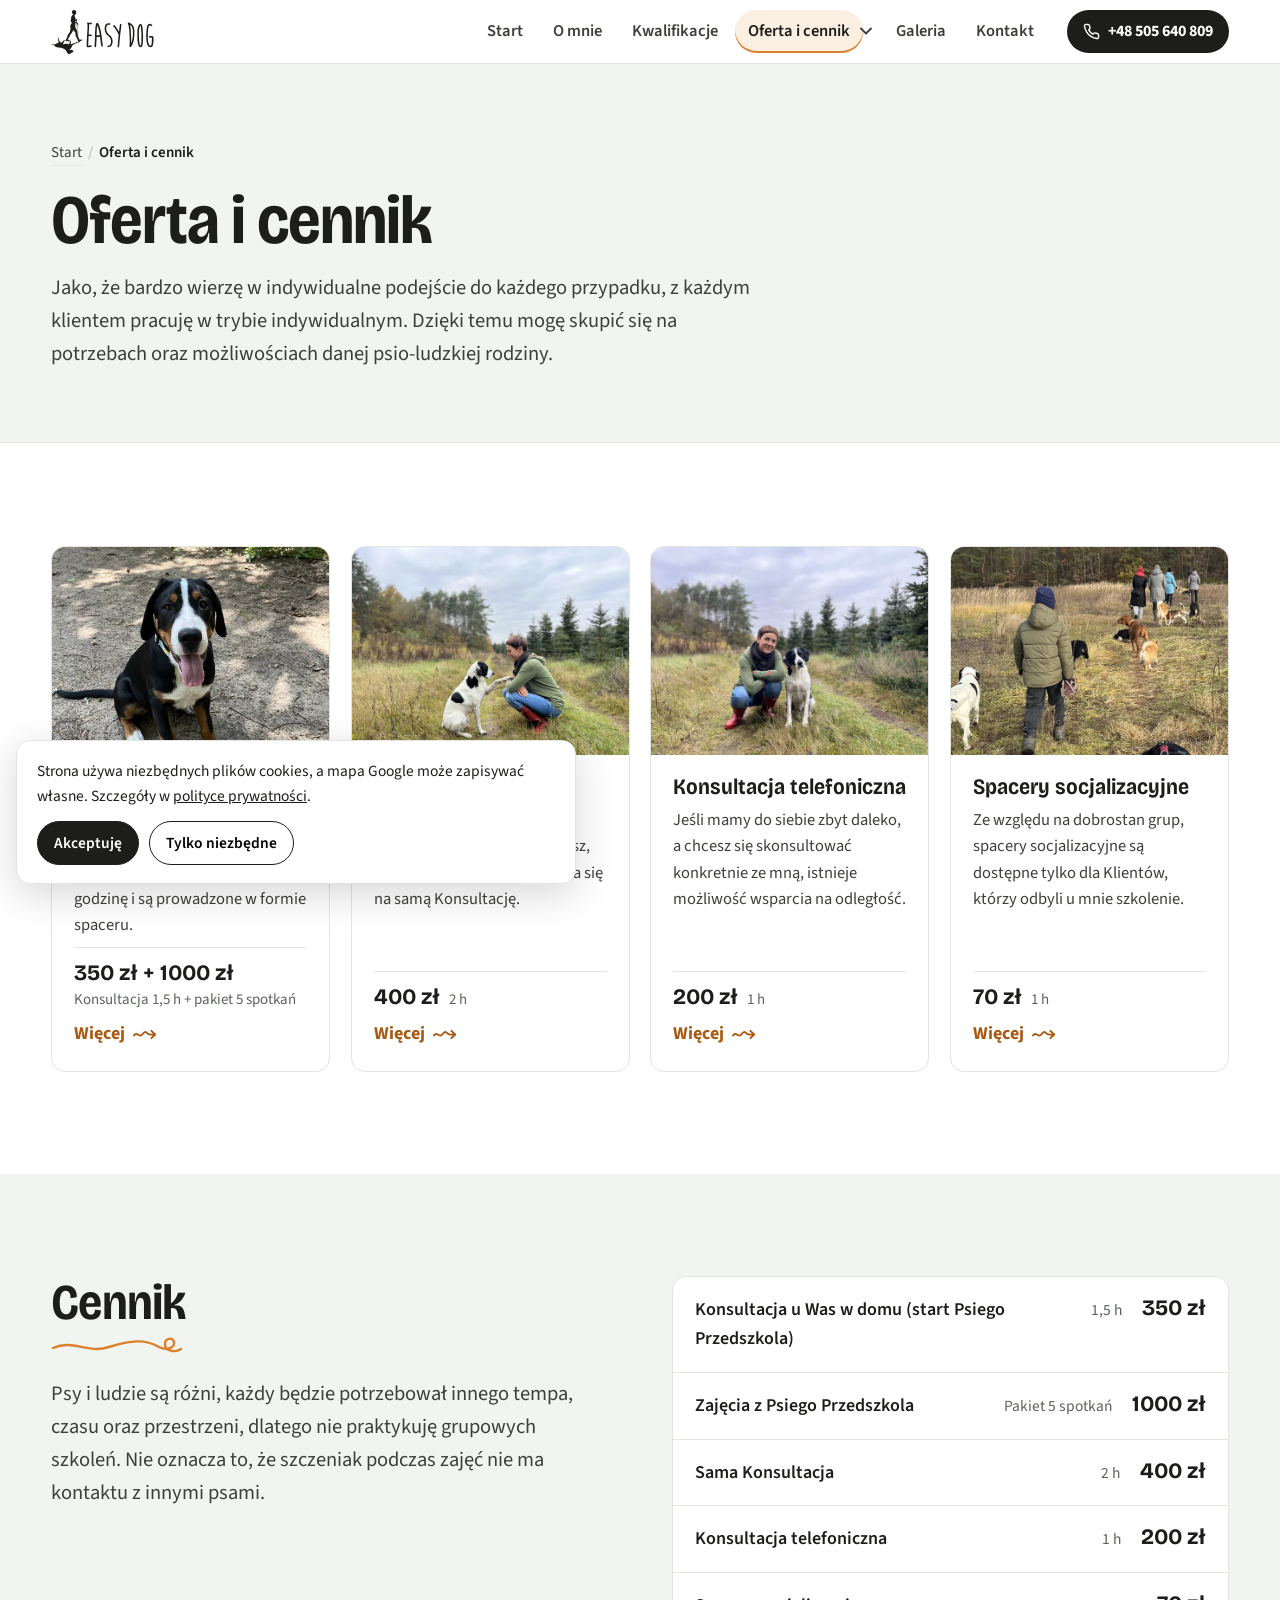
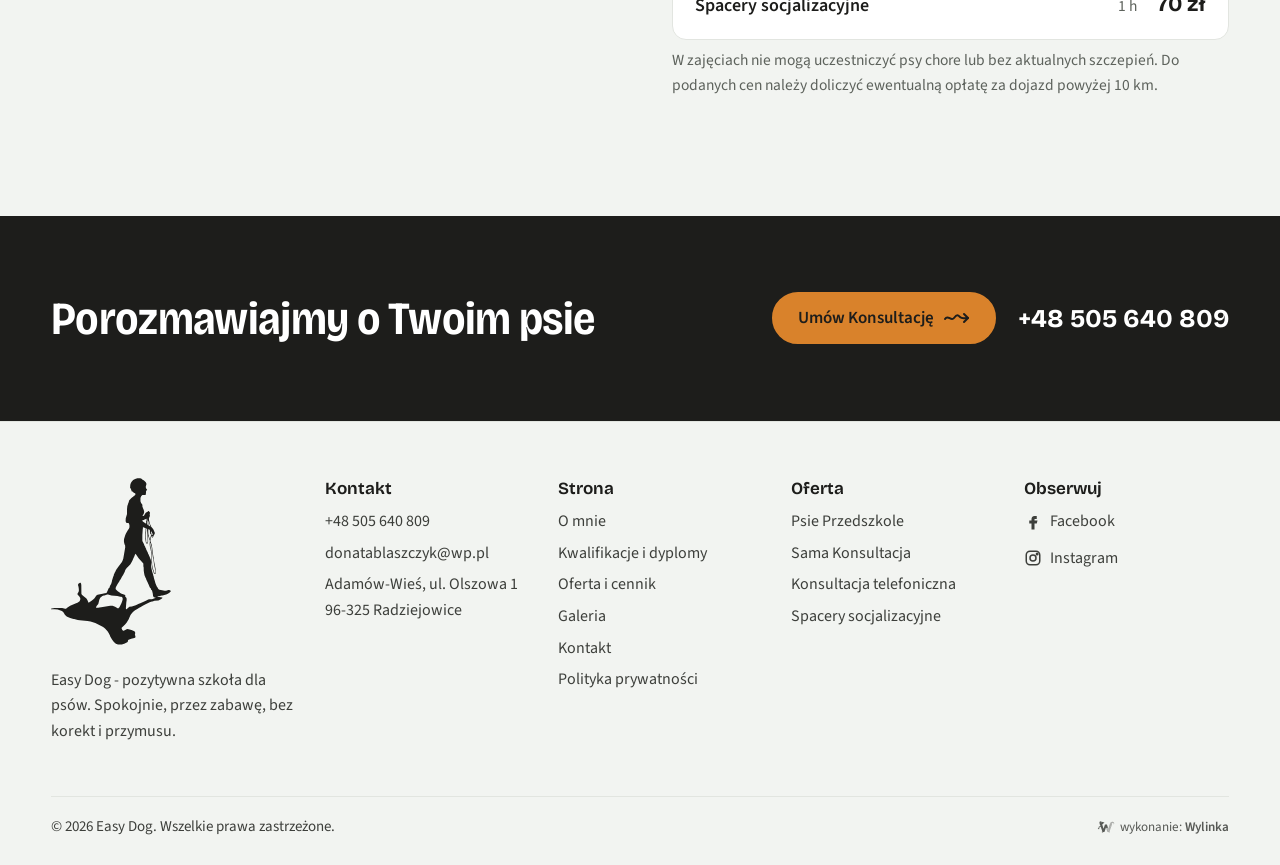
<file: oferta.html>
<!doctype html>
<html lang="pl">
<head>
<meta charset="utf-8">
<meta name="viewport" content="width=device-width,initial-scale=1">
<meta name="robots" content="noindex,nofollow">
<title>Oferta i cennik - Psie Przedszkole i Konsultacje | Easy Dog</title>
<meta name="description" content="Cennik Easy Dog: Konsultacja u Was w domu 350 zł, pakiet 5 spotkań Psiego Przedszkola 1000 zł, sama Konsultacja 400 zł, Konsultacja telefoniczna 200 zł, spacery socjalizacyjne 70 zł.">
<link rel="icon" href="img/znak.svg" type="image/svg+xml">
<link rel="preconnect" href="https://fonts.googleapis.com">
<link rel="preconnect" href="https://fonts.gstatic.com" crossorigin>
<link href="https://fonts.googleapis.com/css2?family=Bricolage+Grotesque:opsz,wdth,wght@12..96,75..100,400..700&family=Source+Sans+3:wght@400;600;700&display=swap" rel="stylesheet">
<link rel="stylesheet" href="style.css?v=2111b">
<style>
.wylinka-badge{display:inline-flex;align-items:center;gap:.4em;color:inherit;text-decoration:none;font-size:.875em;line-height:1;opacity:.85}
.wylinka-badge:hover,.wylinka-badge:focus-visible{opacity:1}
.wylinka-badge:focus-visible{outline:2px solid currentColor;outline-offset:3px;border-radius:2px}
.wylinka-badge svg{width:18px;height:18px;flex:none;overflow:visible}
.wylinka-badge b{font-weight:600}
.wylinka-badge .wy-old{opacity:.45;transform-origin:40px 30px;transition:transform .32s cubic-bezier(.3,.7,.4,1),opacity .32s ease-out}
.wylinka-badge .wy-pod{opacity:0;transition:opacity .2s ease-out .08s}
.wylinka-badge:hover .wy-old,.wylinka-badge:focus-visible .wy-old{transform:translate(9px,7px) rotate(9deg);opacity:0}
.wylinka-badge:hover .wy-pod,.wylinka-badge:focus-visible .wy-pod{opacity:1}
@media (prefers-reduced-motion:reduce){.wylinka-badge .wy-old,.wylinka-badge .wy-pod{transition:none}.wylinka-badge:hover .wy-old,.wylinka-badge:focus-visible .wy-old{transform:none;opacity:.45}.wylinka-badge:hover .wy-pod,.wylinka-badge:focus-visible .wy-pod{opacity:0}}
</style>
</head>
<body>
<header class="top">
 <div class="wrap">
  <a class="logo" href="index.html" aria-label="Easy Dog - strona główna"><svg role="img" aria-label="Easy Dog" xmlns="http://www.w3.org/2000/svg" viewBox="0 0 1240 531"><g fill="currentColor" fill-rule="evenodd"><path d="M284.0 1.0 279.8 0.5 274.8 0.8 267.8 3.0 261.5 6.5 256.0 12.5 253.0 18.8 252.2 23.5 251.8 32.0 253.8 33.5 257.2 42.8 258.5 43.2 259.5 43.0 263.5 47.2 267.5 48.8 269.0 51.0 268.0 53.8 265.2 56.8 256.0 64.0 250.0 69.8 249.0 71.2 247.0 78.2 245.0 82.8 245.0 83.8 243.0 89.0 242.0 98.8 242.0 115.0 238.0 128.0 237.5 136.2 238.2 140.2 239.8 142.5 241.8 143.5 246.5 143.5 248.2 144.5 249.8 150.8 249.8 156.5 248.0 161.8 245.0 165.2 239.0 175.8 236.5 181.5 233.0 192.5 232.2 196.8 232.2 203.2 234.0 211.0 236.0 215.2 236.2 221.0 230.0 257.0 228.0 263.0 225.8 267.2 224.0 269.5 224.0 270.2 212.0 285.5 212.0 286.2 210.2 288.2 206.2 294.8 206.0 296.2 203.0 301.2 203.0 302.0 200.2 307.5 200.0 309.8 198.0 314.2 194.0 327.2 194.0 329.0 192.0 335.5 190.0 339.8 188.0 342.8 186.0 349.0 183.0 351.8 182.0 353.8 182.0 354.8 181.0 356.2 180.0 359.8 178.0 363.2 177.8 364.8 176.2 366.0 167.5 368.0 164.2 368.2 148.2 372.0 145.5 373.2 143.8 375.0 138.5 382.5 135.2 385.8 126.2 393.0 125.2 393.2 120.0 396.8 118.8 395.8 115.8 388.5 112.8 384.0 101.0 374.0 97.8 370.5 96.8 368.5 96.5 341.0 95.8 336.8 94.8 334.5 93.8 333.8 92.2 333.8 89.8 335.0 87.2 337.0 86.0 339.8 86.2 342.5 87.0 344.0 88.2 349.8 88.8 357.2 88.0 361.8 84.2 368.5 84.2 370.0 85.2 372.0 90.2 377.5 93.2 382.0 93.2 386.0 92.8 388.2 91.0 392.0 90.0 393.0 84.2 396.8 79.8 399.0 76.0 400.2 61.0 407.0 52.5 412.2 47.8 416.0 45.0 416.2 35.5 414.2 11.0 413.8 2.2 415.2 0.0 416.5 0.0 417.5 2.0 418.0 12.0 417.8 21.2 419.0 28.0 420.8 35.0 423.8 40.0 428.2 44.2 435.2 49.0 439.8 51.5 441.5 61.0 445.8 71.5 448.8 73.5 448.8 85.2 451.8 91.5 452.8 116.2 455.0 125.8 457.0 141.0 462.0 163.0 472.8 168.2 476.0 172.8 479.8 180.0 487.8 184.0 494.2 188.0 502.5 188.2 504.0 193.8 513.0 194.2 514.5 200.2 522.0 206.5 527.8 208.8 528.8 211.5 529.0 212.5 529.8 226.5 529.8 227.5 529.0 233.0 527.8 242.8 523.0 244.8 520.2 245.0 517.5 245.8 516.0 247.0 514.8 255.5 511.8 265.2 509.5 267.2 508.8 268.8 507.2 268.8 504.5 267.0 498.0 267.8 496.0 268.0 492.2 266.8 489.5 265.5 488.2 256.2 484.2 243.8 481.0 240.5 481.2 234.8 484.8 231.2 486.0 229.8 486.0 227.0 484.0 224.8 479.2 225.0 476.5 235.8 466.2 240.5 460.5 247.8 448.5 248.8 445.5 249.8 444.2 249.8 443.5 250.5 442.8 252.8 437.2 254.8 433.8 260.8 426.2 267.5 420.8 274.8 416.8 280.8 412.8 284.2 411.2 293.5 405.8 295.2 405.2 299.5 402.8 315.8 395.0 321.5 392.8 323.2 392.8 329.5 391.0 342.2 389.8 351.0 385.5 354.8 381.8 354.2 380.5 344.0 378.8 338.2 379.2 338.2 378.5 341.5 376.8 343.8 376.5 352.2 374.0 355.5 373.8 360.8 372.5 369.0 369.8 375.8 365.8 380.5 361.8 381.2 360.5 381.0 359.2 379.8 358.0 376.2 356.2 373.8 356.2 366.2 358.8 361.8 359.0 345.5 356.0 343.5 355.0 341.8 353.2 339.8 350.5 338.8 347.5 336.8 345.8 331.8 333.2 331.8 332.0 327.8 319.2 326.8 313.8 325.8 311.5 324.8 306.5 322.0 297.8 319.8 288.0 318.5 280.2 319.0 267.2 317.5 259.5 314.8 253.5 314.8 252.2 313.8 250.8 313.8 250.0 313.0 249.2 310.8 243.5 308.8 240.0 308.8 238.8 302.8 226.8 302.8 225.5 300.8 222.2 299.8 219.2 297.0 214.2 296.8 212.5 295.8 211.2 295.8 210.5 290.8 200.5 290.8 182.2 292.0 164.0 292.5 161.5 292.5 157.5 293.2 156.8 294.0 156.8 297.8 158.5 299.2 158.8 301.2 159.8 301.8 160.5 301.0 164.2 301.0 168.0 300.0 176.5 300.0 192.2 302.0 205.5 303.2 207.8 305.5 209.2 307.2 208.8 308.8 206.5 309.2 202.2 308.8 186.2 309.2 185.2 309.8 185.5 311.0 188.5 311.0 190.2 314.8 200.0 314.0 211.0 315.2 220.2 317.0 226.5 319.0 237.8 319.8 247.2 319.8 269.0 321.0 281.0 323.0 290.0 327.2 302.2 328.2 304.2 329.8 305.8 331.8 306.0 332.8 305.2 333.2 303.5 332.8 288.8 327.2 260.0 326.8 254.0 324.8 243.2 324.8 241.0 322.8 228.5 322.8 225.8 320.8 213.5 316.5 200.5 317.0 196.2 319.2 187.0 322.2 184.8 323.0 184.8 323.2 186.0 322.0 188.8 322.0 190.0 322.5 190.5 323.5 190.5 323.8 189.2 325.8 186.2 327.0 182.8 329.8 178.0 330.5 176.0 330.5 174.2 329.8 173.2 329.8 172.2 329.0 171.2 326.5 164.5 323.8 160.5 319.0 155.0 317.8 151.5 315.8 148.2 314.8 145.5 314.8 144.2 313.8 142.2 313.8 140.8 312.2 135.2 311.8 127.0 313.8 124.0 314.8 119.2 314.8 117.5 314.0 116.0 315.0 112.5 314.8 109.2 312.8 107.5 312.2 106.0 311.2 105.2 310.2 105.2 306.2 108.0 302.5 109.8 300.0 112.8 298.0 116.5 298.0 117.2 295.5 120.0 293.2 121.0 292.0 121.0 291.5 120.5 291.8 119.5 293.5 117.2 295.8 112.0 296.5 109.2 296.5 106.5 294.8 100.5 293.8 99.0 292.8 95.2 291.0 91.5 291.0 87.2 290.5 84.5 286.8 79.2 284.8 74.0 284.8 63.5 287.0 58.2 290.8 54.5 293.0 53.8 300.0 53.8 301.8 52.8 302.2 51.8 301.8 49.0 302.8 47.8 302.0 45.2 303.0 44.5 302.0 41.2 303.5 40.0 305.0 39.5 306.0 38.5 306.0 37.8 303.0 33.5 301.8 30.0 301.8 26.5 302.8 24.0 302.8 22.5 304.0 20.0 303.8 18.2 301.8 13.8 295.2 7.2 292.8 6.0 288.2 2.5ZM337.5 379.2 338.2 379.2ZM143.2 411.2 145.8 407.0 149.8 402.2 150.8 400.2 153.8 387.8 156.8 381.5 163.5 376.0 167.8 374.0 170.0 373.8 179.0 371.0 181.5 371.0 192.2 373.8 211.2 375.8 220.5 377.8 223.8 378.0 225.2 378.5 227.8 381.5 228.2 384.2 227.8 388.2 224.0 399.2 223.0 400.5 223.0 401.2 217.8 411.5 213.5 415.8 204.0 410.2 195.8 406.8 188.8 407.0 159.8 411.8 154.2 412.0 150.2 412.8 144.5 413.0 143.2 412.2ZM269.2 241.5 279.0 255.2 294.0 272.5 294.0 281.2 295.0 285.2 295.2 295.5 297.0 306.2 298.2 311.0 300.0 314.8 300.2 316.2 302.8 320.8 303.2 323.0 309.0 334.8 309.0 335.8 310.0 337.2 314.0 347.0 315.2 349.2 318.0 352.0 318.2 354.8 321.0 357.5 321.8 359.0 323.8 366.8 325.0 375.8 326.2 378.2 327.5 379.5 329.5 380.2 332.5 380.2 332.8 381.0 331.8 382.0 321.5 385.8 318.0 386.2 312.2 386.0 309.5 386.8 302.0 391.0 284.2 399.0 279.8 400.2 269.8 404.8 257.5 408.8 249.5 409.8 242.2 416.5 240.0 417.8 239.0 417.8 238.5 416.2 238.5 412.5 239.8 395.5 240.8 388.8 240.8 384.2 239.8 381.0 236.0 377.0 236.8 374.5 236.2 373.5 234.2 372.0 222.8 368.0 216.2 363.0 212.5 360.8 206.8 355.2 205.8 353.2 205.8 350.0 206.8 347.0 212.0 337.5 217.8 328.8 217.8 328.0 219.8 324.5 221.8 322.0 225.8 314.5 229.5 309.0 234.8 298.5 236.0 294.5 238.0 290.5 241.8 285.8 247.5 280.5 252.8 274.2 257.8 266.2 260.5 260.5 261.8 256.5 262.8 255.2 262.8 254.5 265.8 248.5 266.8 245.0 268.5 242.0ZM316.2 206.8 317.0 207.2 318.0 210.2 318.0 211.8 320.0 218.8 324.0 250.5 327.0 266.8 328.0 275.0 330.8 288.2 331.8 297.2 331.8 303.5 331.2 304.0 330.2 304.0 329.8 303.5 328.8 300.5 327.8 299.2 326.8 294.8 325.8 293.0 325.8 291.8 323.8 285.8 322.0 276.5 320.8 237.5 319.8 233.2 319.8 230.8 317.8 223.0 316.0 213.5 315.8 207.5ZM322.8 175.5 323.8 176.8 323.8 179.2 322.8 181.2 321.0 182.5 320.8 180.8 321.8 178.8 321.8 176.5ZM310.5 162.8 313.0 163.8 314.8 166.0 315.2 178.2 316.0 179.0 317.0 178.8 317.8 177.8 318.0 173.8 318.8 170.8 319.8 170.2 321.0 171.2 321.0 174.2 320.0 178.8 318.0 183.8 316.0 192.2 316.0 194.2 315.2 195.0 313.8 192.8 313.8 191.5 311.8 186.2 310.0 178.2 309.5 168.8 309.8 163.5ZM307.8 162.5 308.0 163.5 307.5 164.0 307.0 163.0ZM303.5 160.8 304.5 160.8 305.5 162.5 307.0 179.8 307.8 201.5 307.0 206.0 305.8 207.2 303.8 205.2 303.0 202.8 302.8 196.8 301.8 190.5 301.8 178.8 302.8 169.2 303.0 161.2ZM310.2 137.2 310.8 137.5 312.0 140.8 312.0 142.8 313.0 144.8 313.0 145.8 315.0 149.8 315.2 151.2 316.8 153.5 316.5 154.5 315.0 154.0 310.0 150.2 309.8 139.0ZM308.2 134.2 308.8 135.5 308.5 148.5 307.5 149.0 306.8 148.5 306.2 146.8 306.8 137.8 307.5 134.8ZM290.8 135.5 291.5 134.8 295.0 133.5 298.0 131.8 302.2 130.5 302.8 131.0 303.0 144.2 302.5 144.8 301.5 144.5 293.5 139.0 290.8 136.5ZM306.2 129.5 306.8 130.5 306.0 132.0 305.8 136.2 305.0 136.8 304.5 136.0 304.0 130.5 304.8 129.5Z"/><path transform="translate(391.3 -151.5) scale(2.15)" d="M44.5 142.0 32.5 142.2 24.0 140.8 22.0 142.2 21.0 144.8 23.0 155.5 23.2 168.5 19.0 237.0 18.2 257.0 18.2 274.8 19.0 276.5 21.2 278.8 24.8 279.8 42.8 278.0 45.2 276.8 46.8 274.5 46.8 272.5 44.8 270.0 42.2 269.0 28.0 270.5 26.8 270.0 29.0 217.2 29.8 216.8 36.8 216.8 40.5 217.5 43.5 217.5 45.0 216.8 46.8 215.0 47.2 213.5 46.5 211.0 44.2 209.0 40.2 208.2 30.8 207.5 29.8 206.5 30.2 192.8 31.8 174.5 31.8 156.0 31.2 151.5 32.2 150.8 44.2 150.5 46.5 149.5 47.5 147.8 47.5 144.8 46.2 143.0ZM76.0 143.2 73.8 144.0 72.0 146.0 71.0 148.0 69.0 156.5 67.0 170.5 64.8 204.5 64.8 232.2 62.0 274.0 63.2 277.2 64.8 278.8 66.8 279.5 68.0 279.5 69.8 278.8 72.0 276.0 71.5 269.2 73.8 236.2 73.8 223.8 74.8 222.8 79.2 221.8 92.5 220.2 93.0 221.0 94.0 230.0 96.8 246.8 97.0 252.2 101.0 274.5 102.0 276.0 103.0 276.8 105.2 276.8 107.0 275.8 108.8 273.5 108.2 262.8 104.0 235.2 102.8 221.5 100.8 207.2 97.8 190.8 96.8 187.5 96.5 184.0 92.8 169.5 90.8 163.8 89.8 158.8 86.5 151.2 84.0 147.5 80.5 144.0 78.5 143.2ZM78.8 158.0 79.8 159.0 80.0 161.0 81.0 162.8 82.0 167.2 82.8 168.5 84.0 174.0 84.8 175.5 85.0 178.5 87.0 185.0 90.8 201.0 91.0 205.2 92.0 209.8 91.5 210.8 90.0 211.2 74.2 213.2 73.8 212.8 75.0 180.5 77.0 163.8 77.8 161.5 77.8 158.8ZM147.2 144.5 143.5 144.5 134.8 146.0 129.8 148.2 127.2 150.0 124.2 153.5 122.0 157.5 120.2 164.8 119.2 172.5 119.5 180.2 121.0 189.2 122.0 192.8 125.2 200.2 128.0 205.0 134.5 211.8 142.2 218.2 148.8 225.8 152.0 231.5 154.8 241.2 154.8 251.2 153.0 259.5 151.0 264.0 146.8 268.0 143.0 269.8 137.2 271.2 134.8 273.5 134.5 275.5 135.0 277.2 136.8 279.0 138.5 279.8 143.5 278.8 148.5 276.8 154.0 273.8 157.8 270.2 161.8 261.0 163.2 255.0 163.8 249.5 163.5 240.0 162.8 236.0 160.5 229.5 156.5 221.2 151.8 215.2 141.5 206.0 134.0 198.0 131.0 191.5 128.8 183.5 128.0 178.0 128.0 171.8 128.8 166.5 130.8 159.8 132.0 157.8 134.0 155.8 135.8 154.8 139.8 153.8 146.0 153.8 148.5 152.8 150.8 150.0 150.8 147.8 148.5 145.0ZM210.0 148.5 207.8 148.5 206.2 149.2 205.0 151.0 200.2 186.8 200.2 191.2 199.8 192.0 199.2 192.0 197.8 190.0 197.5 189.0 194.0 183.8 193.8 182.5 188.0 174.0 186.8 171.2 176.5 156.8 174.2 155.0 171.2 154.5 170.0 155.0 168.0 157.0 167.5 159.0 168.0 161.5 175.0 170.0 176.2 172.5 180.0 177.2 186.0 187.2 187.0 188.2 188.2 191.2 194.0 200.8 194.0 201.8 198.0 209.2 194.0 248.0 193.8 256.5 192.0 273.0 192.0 276.2 194.5 279.2 195.8 279.8 197.2 279.8 199.0 279.0 199.8 278.2 200.5 276.0 203.8 237.5 205.8 221.2 206.0 214.0 207.2 207.5 207.0 204.2 211.5 171.2 212.0 162.8 213.2 153.8 213.2 151.8 212.8 150.5 211.2 149.0Z"/><path transform="translate(195.0 -151.5) scale(2.15)" d="M344.5 141.0 342.5 141.8 341.0 143.2 340.2 144.8 340.2 146.2 344.0 154.5 345.0 158.2 348.0 177.5 350.0 205.5 351.0 241.0 351.0 260.2 350.0 269.5 350.0 276.8 351.5 278.8 354.0 279.8 356.8 278.8 362.8 271.2 368.8 258.5 372.8 245.8 375.5 231.5 375.8 225.0 376.8 217.8 377.5 206.2 377.5 187.2 375.5 171.5 372.8 163.2 369.2 156.8 363.0 149.8 358.0 146.0 354.0 144.2 351.5 143.8 347.5 141.2ZM353.8 154.8 354.8 154.8 357.2 156.5 363.0 163.5 366.8 173.2 368.0 179.0 369.0 187.5 369.2 202.5 367.8 223.0 366.8 230.2 363.5 245.8 361.0 253.0 361.0 254.5 359.8 255.5 358.8 254.2 359.2 253.2 359.5 237.5 357.2 183.8 355.8 168.8 353.8 156.5 353.2 155.5ZM411.5 148.5 409.2 149.0 406.8 150.2 403.0 154.5 400.2 159.5 400.0 161.5 397.2 169.2 394.2 185.5 394.0 217.8 395.2 244.5 396.2 253.0 399.0 265.8 401.0 271.5 404.2 276.2 407.2 278.8 409.2 279.5 412.5 279.8 416.8 278.5 420.8 274.5 423.8 264.8 425.5 244.0 426.5 217.5 424.0 176.5 422.5 164.8 420.8 158.5 417.5 151.8 415.0 149.5ZM410.8 158.8 412.0 159.5 413.0 162.2 413.8 166.8 416.8 197.8 417.2 212.5 416.8 249.8 414.8 264.0 414.0 265.8 413.8 268.0 412.0 271.0 411.0 271.0 409.0 268.2 405.8 256.0 403.8 234.5 402.5 208.2 402.5 193.5 403.8 181.5 406.8 167.8 408.8 161.8 410.0 159.2ZM461.8 148.2 458.5 149.0 455.0 151.0 452.2 154.8 449.0 162.5 446.2 176.2 445.0 187.8 444.0 206.5 444.0 229.2 446.0 249.2 449.0 262.2 451.0 267.5 454.2 273.0 458.8 276.8 462.5 278.5 468.5 279.2 472.0 278.8 475.0 277.5 478.5 274.8 479.8 272.5 482.8 261.0 484.0 251.2 484.8 249.8 484.8 221.8 483.0 219.0 480.5 218.0 469.8 216.8 465.2 215.8 461.8 216.0 460.0 217.5 459.5 219.5 460.0 222.8 461.2 224.2 474.8 226.2 476.0 227.2 475.0 253.2 473.8 260.8 473.0 262.5 472.8 266.0 472.0 268.2 470.5 269.8 467.8 270.8 466.5 270.5 462.0 268.0 458.8 263.2 456.0 254.8 454.5 247.5 453.0 230.2 453.0 202.0 454.5 180.5 456.8 168.2 458.8 161.8 460.5 158.5 462.5 157.0 464.8 157.0 467.0 157.8 471.8 160.5 474.5 161.0 475.8 160.5 477.5 158.8 478.0 156.2 477.0 154.2 472.0 150.0 466.0 148.5Z"/></g></svg></a>
  <nav class="nav" aria-label="Menu"><a href="index.html">Start</a><a href="o-mnie.html">O mnie</a><a href="kwalifikacje.html">Kwalifikacje</a><div class="sub"><a href="oferta.html" aria-current="page">Oferta i cennik</a><button class="sub-t" type="button" aria-label="Pokaż usługi" aria-expanded="false"><svg viewBox="0 0 12 8" aria-hidden="true"><path d="M1 1.5 6 6.5 11 1.5" fill="none" stroke="currentColor" stroke-width="1.8" stroke-linecap="round" stroke-linejoin="round"/></svg></button><div class="sub-m"><a href="psie-przedszkole.html">Psie Przedszkole</a><a href="konsultacja.html">Sama Konsultacja</a><a href="konsultacja-telefoniczna.html">Konsultacja telefoniczna</a><a href="spacery-socjalizacyjne.html">Spacery socjalizacyjne</a></div></div><a href="galeria.html">Galeria</a><a href="kontakt.html">Kontakt</a><a class="mtel" href="tel:+48505640809">+48 505 640 809</a></nav>
  <a class="tel-top" href="tel:+48505640809"><svg viewBox="0 0 24 24" fill="none" stroke="currentColor" stroke-width="2" stroke-linecap="round" stroke-linejoin="round" aria-hidden="true"><path d="M22 16.9v3a2 2 0 0 1-2.2 2 19.8 19.8 0 0 1-8.6-3.1 19.5 19.5 0 0 1-6-6A19.8 19.8 0 0 1 2.1 4.2 2 2 0 0 1 4.1 2h3a2 2 0 0 1 2 1.7c.1.9.4 1.8.7 2.7a2 2 0 0 1-.5 2.1L8 9.8a16 16 0 0 0 6 6l1.3-1.3a2 2 0 0 1 2.1-.4c.9.3 1.8.6 2.7.7a2 2 0 0 1 1.7 2z"/></svg>+48 505 640 809</a>
  <button class="burger" aria-label="Otwórz menu" aria-expanded="false"><span></span><span></span><span></span></button>
 </div>
</header>
<main>
<section class="ph"><div class="wrap"><nav class="okruszki" aria-label="Jesteś tutaj"><a href="index.html">Start</a> <i aria-hidden="true">/</i> <span aria-current="page">Oferta i cennik</span></nav><h1>Oferta i cennik</h1><p class="lead">Jako, że bardzo wierzę w indywidualne podejście do każdego przypadku, z każdym klientem pracuję w trybie indywidualnym. Dzięki temu mogę skupić się na potrzebach oraz możliwościach danej psio-ludzkiej rodziny.</p></div></section><section class="sec"><div class="wrap"><div class="usl-siatka"><a class="usl" href="psie-przedszkole.html"><img src="img/n/ed-cz3_02-1000.webp" srcset="img/n/ed-cz3_02-640.webp 640w, img/n/ed-cz3_02-1000.webp 1000w" sizes="(max-width: 700px) 92vw, 420px" data-x="img/n/ed-cz3_02-1600.webp" alt="Szczeniak berneńczyka na leśnej drodze" width="750" height="1000" loading="lazy" decoding="async"><span class="usl-t"><b>Psie Przedszkole</b><span class="usl-z">Po odbytej Konsultacji, czeka nas 5 spotkań w terenie. Spotykamy się raz w tygodniu. Zajęcia trwają godzinę i są prowadzone w formie spaceru.</span><span class="usl-c"><b>350 zł + 1000 zł</b> Konsultacja 1,5 h + pakiet 5 spotkań</span><span class="usl-w">Więcej <svg viewBox="0 0 26 12" fill="none" stroke="currentColor" stroke-width="2" stroke-linecap="round" stroke-linejoin="round" aria-hidden="true"><path d="M1 7c3-5 6 3 9-1s4-3 6-1 3 1 8 1"/><path d="m20 2 4 4-4 4"/></svg></span></span></a><a class="usl" href="konsultacja.html"><img src="img/n/ed-cz1_02-1000.webp" srcset="img/n/ed-cz1_02-640.webp 640w, img/n/ed-cz1_02-1000.webp 1000w" sizes="(max-width: 700px) 92vw, 420px" data-x="img/n/ed-cz1_02-1600.webp" alt="Donata przybija łapę z biało-czarnym psem na polnej drodze" width="1000" height="750" loading="lazy" decoding="async"><span class="usl-t"><b>Sama Konsultacja</b><span class="usl-z">Jeśli pakiet zajęć nie jest tym, czego w tej chwili potrzebujesz, istnieje możliwość umówienia się na samą Konsultację.</span><span class="usl-c"><b>400 zł</b> 2 h</span><span class="usl-w">Więcej <svg viewBox="0 0 26 12" fill="none" stroke="currentColor" stroke-width="2" stroke-linecap="round" stroke-linejoin="round" aria-hidden="true"><path d="M1 7c3-5 6 3 9-1s4-3 6-1 3 1 8 1"/><path d="m20 2 4 4-4 4"/></svg></span></span></a><a class="usl" href="konsultacja-telefoniczna.html"><img src="img/n/ed-cz1_05-1000.webp" srcset="img/n/ed-cz1_05-640.webp 640w, img/n/ed-cz1_05-1000.webp 1000w" sizes="(max-width: 700px) 92vw, 420px" data-x="img/n/ed-cz1_05-1600.webp" alt="Donata z biało-czarnym psem przy polnej drodze" width="1000" height="750" loading="lazy" decoding="async"><span class="usl-t"><b>Konsultacja telefoniczna</b><span class="usl-z">Jeśli mamy do siebie zbyt daleko, a chcesz się skonsultować konkretnie ze mną, istnieje możliwość wsparcia na odległość.</span><span class="usl-c"><b>200 zł</b> 1 h</span><span class="usl-w">Więcej <svg viewBox="0 0 26 12" fill="none" stroke="currentColor" stroke-width="2" stroke-linecap="round" stroke-linejoin="round" aria-hidden="true"><path d="M1 7c3-5 6 3 9-1s4-3 6-1 3 1 8 1"/><path d="m20 2 4 4-4 4"/></svg></span></span></a><a class="usl" href="spacery-socjalizacyjne.html"><img src="img/n/ed-cz6_spacerk-1000.webp" srcset="img/n/ed-cz6_spacerk-640.webp 640w, img/n/ed-cz6_spacerk-1000.webp 1000w" sizes="(max-width: 700px) 92vw, 420px" data-x="img/n/ed-cz6_spacer-1600.webp" alt="Spacer socjalizacyjny: grupa z psami na łące pod lasem" width="1000" height="750" loading="lazy" decoding="async"><span class="usl-t"><b>Spacery socjalizacyjne</b><span class="usl-z">Ze względu na dobrostan grup, spacery socjalizacyjne są dostępne tylko dla Klientów, którzy odbyli u mnie szkolenie.</span><span class="usl-c"><b>70 zł</b> 1 h</span><span class="usl-w">Więcej <svg viewBox="0 0 26 12" fill="none" stroke="currentColor" stroke-width="2" stroke-linecap="round" stroke-linejoin="round" aria-hidden="true"><path d="M1 7c3-5 6 3 9-1s4-3 6-1 3 1 8 1"/><path d="m20 2 4 4-4 4"/></svg></span></span></a></div></div></section><section class="sec soft"><div class="wrap two cen-two"><div class="rv"><h2 class="h2">Cennik</h2><p class="lead">Psy i ludzie są różni, każdy będzie potrzebował innego tempa, czasu oraz przestrzeni, dlatego nie praktykuję grupowych szkoleń. Nie oznacza to, że szczeniak podczas zajęć nie ma kontaktu z innymi psami.</p></div><div><div class="cennik rv"><a href="psie-przedszkole.html#konsultacja-w-domu"><span class="cn">Konsultacja u Was w domu (start Psiego Przedszkola)</span><span class="cc">1,5 h</span><b>350 zł</b></a><a href="psie-przedszkole.html#przedszkole"><span class="cn">Zajęcia z Psiego Przedszkola</span><span class="cc">Pakiet 5 spotkań</span><b>1000 zł</b></a><a href="konsultacja.html"><span class="cn">Sama Konsultacja</span><span class="cc">2 h</span><b>400 zł</b></a><a href="konsultacja-telefoniczna.html"><span class="cn">Konsultacja telefoniczna</span><span class="cc">1 h</span><b>200 zł</b></a><a href="spacery-socjalizacyjne.html"><span class="cn">Spacery socjalizacyjne</span><span class="cc">1 h</span><b>70 zł</b></a></div><p class="uwaga">W zajęciach nie mogą uczestniczyć psy chore lub bez aktualnych szczepień. Do podanych cen należy doliczyć ewentualną opłatę za dojazd powyżej 10 km.</p></div></div></section><section class="cta-pas"><div class="wrap cta-in"><h2>Porozmawiajmy o Twoim psie</h2><div class="cta-b"><a class="btn btn-j" href="kontakt.html">Umów Konsultację <svg viewBox="0 0 26 12" fill="none" stroke="currentColor" stroke-width="2" stroke-linecap="round" stroke-linejoin="round" aria-hidden="true"><path d="M1 7c3-5 6 3 9-1s4-3 6-1 3 1 8 1"/><path d="m20 2 4 4-4 4"/></svg></a><a class="cta-tel" href="tel:+48505640809">+48 505 640 809</a></div></div></section>
</main>
<footer class="foot">
 <div class="wrap">
  <div class="g">
   <div>
    <div class="fz"><svg aria-hidden="true" xmlns="http://www.w3.org/2000/svg" viewBox="0 0 382 531"><path fill="currentColor" fill-rule="evenodd" d="M284.0 1.0 279.8 0.5 274.8 0.8 267.8 3.0 261.5 6.5 256.0 12.5 253.0 18.8 252.2 23.5 251.8 32.0 253.8 33.5 257.2 42.8 258.5 43.2 259.5 43.0 263.5 47.2 267.5 48.8 269.0 51.0 268.0 53.8 265.2 56.8 256.0 64.0 250.0 69.8 249.0 71.2 247.0 78.2 245.0 82.8 245.0 83.8 243.0 89.0 242.0 98.8 242.0 115.0 238.0 128.0 237.5 136.2 238.2 140.2 239.8 142.5 241.8 143.5 246.5 143.5 248.2 144.5 249.8 150.8 249.8 156.5 248.0 161.8 245.0 165.2 239.0 175.8 236.5 181.5 233.0 192.5 232.2 196.8 232.2 203.2 234.0 211.0 236.0 215.2 236.2 221.0 230.0 257.0 228.0 263.0 225.8 267.2 224.0 269.5 224.0 270.2 212.0 285.5 212.0 286.2 210.2 288.2 206.2 294.8 206.0 296.2 203.0 301.2 203.0 302.0 200.2 307.5 200.0 309.8 198.0 314.2 194.0 327.2 194.0 329.0 192.0 335.5 190.0 339.8 188.0 342.8 186.0 349.0 183.0 351.8 182.0 353.8 182.0 354.8 181.0 356.2 180.0 359.8 178.0 363.2 177.8 364.8 176.2 366.0 167.5 368.0 164.2 368.2 148.2 372.0 145.5 373.2 143.8 375.0 138.5 382.5 135.2 385.8 126.2 393.0 125.2 393.2 120.0 396.8 118.8 395.8 115.8 388.5 112.8 384.0 101.0 374.0 97.8 370.5 96.8 368.5 96.5 341.0 95.8 336.8 94.8 334.5 93.8 333.8 92.2 333.8 89.8 335.0 87.2 337.0 86.0 339.8 86.2 342.5 87.0 344.0 88.2 349.8 88.8 357.2 88.0 361.8 84.2 368.5 84.2 370.0 85.2 372.0 90.2 377.5 93.2 382.0 93.2 386.0 92.8 388.2 91.0 392.0 90.0 393.0 84.2 396.8 79.8 399.0 76.0 400.2 61.0 407.0 52.5 412.2 47.8 416.0 45.0 416.2 35.5 414.2 11.0 413.8 2.2 415.2 0.0 416.5 0.0 417.5 2.0 418.0 12.0 417.8 21.2 419.0 28.0 420.8 35.0 423.8 40.0 428.2 44.2 435.2 49.0 439.8 51.5 441.5 61.0 445.8 71.5 448.8 73.5 448.8 85.2 451.8 91.5 452.8 116.2 455.0 125.8 457.0 141.0 462.0 163.0 472.8 168.2 476.0 172.8 479.8 180.0 487.8 184.0 494.2 188.0 502.5 188.2 504.0 193.8 513.0 194.2 514.5 200.2 522.0 206.5 527.8 208.8 528.8 211.5 529.0 212.5 529.8 226.5 529.8 227.5 529.0 233.0 527.8 242.8 523.0 244.8 520.2 245.0 517.5 245.8 516.0 247.0 514.8 255.5 511.8 265.2 509.5 267.2 508.8 268.8 507.2 268.8 504.5 267.0 498.0 267.8 496.0 268.0 492.2 266.8 489.5 265.5 488.2 256.2 484.2 243.8 481.0 240.5 481.2 234.8 484.8 231.2 486.0 229.8 486.0 227.0 484.0 224.8 479.2 225.0 476.5 235.8 466.2 240.5 460.5 247.8 448.5 248.8 445.5 249.8 444.2 249.8 443.5 250.5 442.8 252.8 437.2 254.8 433.8 260.8 426.2 267.5 420.8 274.8 416.8 280.8 412.8 284.2 411.2 293.5 405.8 295.2 405.2 299.5 402.8 315.8 395.0 321.5 392.8 323.2 392.8 329.5 391.0 342.2 389.8 351.0 385.5 354.8 381.8 354.2 380.5 344.0 378.8 338.2 379.2 338.2 378.5 341.5 376.8 343.8 376.5 352.2 374.0 355.5 373.8 360.8 372.5 369.0 369.8 375.8 365.8 380.5 361.8 381.2 360.5 381.0 359.2 379.8 358.0 376.2 356.2 373.8 356.2 366.2 358.8 361.8 359.0 345.5 356.0 343.5 355.0 341.8 353.2 339.8 350.5 338.8 347.5 336.8 345.8 331.8 333.2 331.8 332.0 327.8 319.2 326.8 313.8 325.8 311.5 324.8 306.5 322.0 297.8 319.8 288.0 318.5 280.2 319.0 267.2 317.5 259.5 314.8 253.5 314.8 252.2 313.8 250.8 313.8 250.0 313.0 249.2 310.8 243.5 308.8 240.0 308.8 238.8 302.8 226.8 302.8 225.5 300.8 222.2 299.8 219.2 297.0 214.2 296.8 212.5 295.8 211.2 295.8 210.5 290.8 200.5 290.8 182.2 292.0 164.0 292.5 161.5 292.5 157.5 293.2 156.8 294.0 156.8 297.8 158.5 299.2 158.8 301.2 159.8 301.8 160.5 301.0 164.2 301.0 168.0 300.0 176.5 300.0 192.2 302.0 205.5 303.2 207.8 305.5 209.2 307.2 208.8 308.8 206.5 309.2 202.2 308.8 186.2 309.2 185.2 309.8 185.5 311.0 188.5 311.0 190.2 314.8 200.0 314.0 211.0 315.2 220.2 317.0 226.5 319.0 237.8 319.8 247.2 319.8 269.0 321.0 281.0 323.0 290.0 327.2 302.2 328.2 304.2 329.8 305.8 331.8 306.0 332.8 305.2 333.2 303.5 332.8 288.8 327.2 260.0 326.8 254.0 324.8 243.2 324.8 241.0 322.8 228.5 322.8 225.8 320.8 213.5 316.5 200.5 317.0 196.2 319.2 187.0 322.2 184.8 323.0 184.8 323.2 186.0 322.0 188.8 322.0 190.0 322.5 190.5 323.5 190.5 323.8 189.2 325.8 186.2 327.0 182.8 329.8 178.0 330.5 176.0 330.5 174.2 329.8 173.2 329.8 172.2 329.0 171.2 326.5 164.5 323.8 160.5 319.0 155.0 317.8 151.5 315.8 148.2 314.8 145.5 314.8 144.2 313.8 142.2 313.8 140.8 312.2 135.2 311.8 127.0 313.8 124.0 314.8 119.2 314.8 117.5 314.0 116.0 315.0 112.5 314.8 109.2 312.8 107.5 312.2 106.0 311.2 105.2 310.2 105.2 306.2 108.0 302.5 109.8 300.0 112.8 298.0 116.5 298.0 117.2 295.5 120.0 293.2 121.0 292.0 121.0 291.5 120.5 291.8 119.5 293.5 117.2 295.8 112.0 296.5 109.2 296.5 106.5 294.8 100.5 293.8 99.0 292.8 95.2 291.0 91.5 291.0 87.2 290.5 84.5 286.8 79.2 284.8 74.0 284.8 63.5 287.0 58.2 290.8 54.5 293.0 53.8 300.0 53.8 301.8 52.8 302.2 51.8 301.8 49.0 302.8 47.8 302.0 45.2 303.0 44.5 302.0 41.2 303.5 40.0 305.0 39.5 306.0 38.5 306.0 37.8 303.0 33.5 301.8 30.0 301.8 26.5 302.8 24.0 302.8 22.5 304.0 20.0 303.8 18.2 301.8 13.8 295.2 7.2 292.8 6.0 288.2 2.5ZM337.5 379.2 338.2 379.2ZM143.2 411.2 145.8 407.0 149.8 402.2 150.8 400.2 153.8 387.8 156.8 381.5 163.5 376.0 167.8 374.0 170.0 373.8 179.0 371.0 181.5 371.0 192.2 373.8 211.2 375.8 220.5 377.8 223.8 378.0 225.2 378.5 227.8 381.5 228.2 384.2 227.8 388.2 224.0 399.2 223.0 400.5 223.0 401.2 217.8 411.5 213.5 415.8 204.0 410.2 195.8 406.8 188.8 407.0 159.8 411.8 154.2 412.0 150.2 412.8 144.5 413.0 143.2 412.2ZM269.2 241.5 279.0 255.2 294.0 272.5 294.0 281.2 295.0 285.2 295.2 295.5 297.0 306.2 298.2 311.0 300.0 314.8 300.2 316.2 302.8 320.8 303.2 323.0 309.0 334.8 309.0 335.8 310.0 337.2 314.0 347.0 315.2 349.2 318.0 352.0 318.2 354.8 321.0 357.5 321.8 359.0 323.8 366.8 325.0 375.8 326.2 378.2 327.5 379.5 329.5 380.2 332.5 380.2 332.8 381.0 331.8 382.0 321.5 385.8 318.0 386.2 312.2 386.0 309.5 386.8 302.0 391.0 284.2 399.0 279.8 400.2 269.8 404.8 257.5 408.8 249.5 409.8 242.2 416.5 240.0 417.8 239.0 417.8 238.5 416.2 238.5 412.5 239.8 395.5 240.8 388.8 240.8 384.2 239.8 381.0 236.0 377.0 236.8 374.5 236.2 373.5 234.2 372.0 222.8 368.0 216.2 363.0 212.5 360.8 206.8 355.2 205.8 353.2 205.8 350.0 206.8 347.0 212.0 337.5 217.8 328.8 217.8 328.0 219.8 324.5 221.8 322.0 225.8 314.5 229.5 309.0 234.8 298.5 236.0 294.5 238.0 290.5 241.8 285.8 247.5 280.5 252.8 274.2 257.8 266.2 260.5 260.5 261.8 256.5 262.8 255.2 262.8 254.5 265.8 248.5 266.8 245.0 268.5 242.0ZM316.2 206.8 317.0 207.2 318.0 210.2 318.0 211.8 320.0 218.8 324.0 250.5 327.0 266.8 328.0 275.0 330.8 288.2 331.8 297.2 331.8 303.5 331.2 304.0 330.2 304.0 329.8 303.5 328.8 300.5 327.8 299.2 326.8 294.8 325.8 293.0 325.8 291.8 323.8 285.8 322.0 276.5 320.8 237.5 319.8 233.2 319.8 230.8 317.8 223.0 316.0 213.5 315.8 207.5ZM322.8 175.5 323.8 176.8 323.8 179.2 322.8 181.2 321.0 182.5 320.8 180.8 321.8 178.8 321.8 176.5ZM310.5 162.8 313.0 163.8 314.8 166.0 315.2 178.2 316.0 179.0 317.0 178.8 317.8 177.8 318.0 173.8 318.8 170.8 319.8 170.2 321.0 171.2 321.0 174.2 320.0 178.8 318.0 183.8 316.0 192.2 316.0 194.2 315.2 195.0 313.8 192.8 313.8 191.5 311.8 186.2 310.0 178.2 309.5 168.8 309.8 163.5ZM307.8 162.5 308.0 163.5 307.5 164.0 307.0 163.0ZM303.5 160.8 304.5 160.8 305.5 162.5 307.0 179.8 307.8 201.5 307.0 206.0 305.8 207.2 303.8 205.2 303.0 202.8 302.8 196.8 301.8 190.5 301.8 178.8 302.8 169.2 303.0 161.2ZM310.2 137.2 310.8 137.5 312.0 140.8 312.0 142.8 313.0 144.8 313.0 145.8 315.0 149.8 315.2 151.2 316.8 153.5 316.5 154.5 315.0 154.0 310.0 150.2 309.8 139.0ZM308.2 134.2 308.8 135.5 308.5 148.5 307.5 149.0 306.8 148.5 306.2 146.8 306.8 137.8 307.5 134.8ZM290.8 135.5 291.5 134.8 295.0 133.5 298.0 131.8 302.2 130.5 302.8 131.0 303.0 144.2 302.5 144.8 301.5 144.5 293.5 139.0 290.8 136.5ZM306.2 129.5 306.8 130.5 306.0 132.0 305.8 136.2 305.0 136.8 304.5 136.0 304.0 130.5 304.8 129.5Z"/></svg></div>
    <p style="margin-top:14px;max-width:340px">Easy Dog - pozytywna szkoła dla psów. Spokojnie, przez zabawę, bez korekt i przymusu.</p>
   </div>
   <div><h4>Kontakt</h4><ul><li><a href="tel:+48505640809">+48 505 640 809</a></li><li><a href="mailto:donatablaszczyk@wp.pl">donatablaszczyk@wp.pl</a></li><li>Adamów-Wieś, ul. Olszowa 1<br>96-325 Radziejowice</li></ul></div>
   <div><h4>Strona</h4><ul><li><a href="o-mnie.html">O mnie</a></li><li><a href="kwalifikacje.html">Kwalifikacje i dyplomy</a></li><li><a href="oferta.html">Oferta i cennik</a></li><li><a href="galeria.html">Galeria</a></li><li><a href="kontakt.html">Kontakt</a></li><li><a href="polityka-prywatnosci.html">Polityka prywatności</a></li></ul></div><div><h4>Oferta</h4><ul><li><a href="psie-przedszkole.html">Psie Przedszkole</a></li><li><a href="konsultacja.html">Sama Konsultacja</a></li><li><a href="konsultacja-telefoniczna.html">Konsultacja telefoniczna</a></li><li><a href="spacery-socjalizacyjne.html">Spacery socjalizacyjne</a></li></ul></div>
   <div><h4>Obserwuj</h4><ul><li><a href="https://www.facebook.com/szkoladlapsoweasydog" rel="noopener" style="display:inline-flex;gap:8px;align-items:center"><svg viewBox="0 0 24 24" fill="currentColor" aria-hidden="true" width="18" height="18"><path d="M14 8h3V4h-3c-2.8 0-4 1.8-4 4.3V10H7v4h3v8h4v-8h3l1-4h-4V8.6c0-.4.3-.6.6-.6z"/></svg>Facebook</a></li><li><a href="https://www.instagram.com/easydog_szkola_dla_psow/" rel="noopener" style="display:inline-flex;gap:8px;align-items:center"><svg viewBox="0 0 24 24" fill="none" stroke="currentColor" stroke-width="2" aria-hidden="true" width="18" height="18"><rect x="3" y="3" width="18" height="18" rx="5"/><circle cx="12" cy="12" r="4"/><circle cx="17.5" cy="6.5" r="1" fill="currentColor"/></svg>Instagram</a></li></ul></div>
  </div>
  <div class="dol"><span>© <span data-rok>2026</span> Easy Dog. Wszelkie prawa zastrzeżone.</span><a class="wylinka-badge" href="https://wylinka.pl/?utm_source=easy-dog.pl&amp;utm_medium=stopka&amp;utm_campaign=wykonanie" rel="noopener" title="Strona wykonana przez Wylinka"><svg viewBox="0 0 64 64" aria-hidden="true" focusable="false" fill="currentColor"><path d="M9.8 22.8l-1.2-7.9 2.2-3.7 15.5 4.6-.5 1.5-7.2 5.5 4.7 15.6 5-15.6 7 0 4.1 12.7-4.2-.9-2.6 1.8-.8-2.2-5.3 15.6-4.3 0 .4 .2-2.1 2.8-1.3-1.1 1.1-1.4-3.1 .2-.1-1.7 2.2-.1-5.7-16.5-4.8 .6-.8 3.1 0 .5-.3 .5 .8 2.2-1.6 .5-.4-1.3-.8 1.6-1.5-.8 .8-1.6-1.4 .6-.6-1.6 2.3-.8 .2-.4 1.3-4.8 5.9-.8-2.4-6.9zM15.2 13.7l-.1-.4-.4 .8-.1 .8 .1 1 .1 .4 .3 .7 .3-.9 .1-.7 0-.8z"/><path class="wy-pod" d="M37.1 49.8l-4.5-13.3 2.6-1.8 4.2 .9 .9 2.8 3-9.7 0-.5 .1-.8 3.2-8.4 .5-1 .6-1 .9-1.1 1.3-1 1.1-.7 1.4-.5 1.4-.3 .7 0 .9 0 1.2 .3 1.4 .6 .8 .5 .7 .7 .6 .7 .5 .9 .3 .9 .1 .9 0 .8-.2 .9-.5 .9-.5 .6-.7 .5-.7 .3-.1-.1 0-.1 .5-.5 .3-.7 .2-.5 0-.6-.1-.6-.3-.7-.4-.5-.4-.4-.5-.3-.6-.3-.7 0-.7 .1-.6 .1-.5 .4-.5 .5-.3 .5-.2 .7-.1 1.5-1.4 5.1-.8 3.3-.3 .7-.5 .7-6 17.5 1.9 .1-.1 1.7-3.1-.2 1.1 1.4-1.3 1.1-2.1-2.8 .4-.2z"/><path class="wy-old" d="M40.8 50l.4-.2-4.1 0-4.2-12.5 2.5-1.7 4.3 .9 .6 1.9 .6-1.6 0-.3 2.4-7.8 0-.5 .1-.8 3.2-8.4 .4-.8 .6-.9 .9-1.2 .9-.9 1.3-.8 1.4-.6 1.2-.3 1.4-.1 1.3 .1 .6 .2 .8 .3 1.1 .6 .9 .7 .7 .9 .5 .9 .3 .9 .1 1.1-.1 .9-.3 .9-.4 .7-.6 .7-.6 .4-.6 .2-.1-.1 0-.1 .5-.5 .3-.7 .2-.5 0-.5-.1-.6-.2-.6-.3-.5-.4-.5-.5-.3-.6-.3-.7-.1-.6 0-.6 .1-.6 .3-.6 .5-.3 .4-.2 .5-.1 .5-.1 1.5-1.4 5.1-.8 3.3-.3 .7-.5 .7-6 17.5 1.9 .1-.1 1.7-3.1-.2 1.1 1.4-1.3 1.1zM49.6 17.1l.6 1.7-1.5 1.9 .4 .4 1.8-2.1-.7-2.1zM48.1 28.3l.5 1.8-1.7 1.8 .4 .4 1.9-2-.6-2.2zM37.9 41.7l1.7-1.5-.4-.4-1.7 1.4zM42.6 38.7l-1.5 2.8 1.1 2-1.3 2.6 .5 .2 1.5-2.8-1.1-2 1.4-2.5z"/></svg><span>wykonanie: <b>Wylinka</b></span></a></div>
 </div>
</footer>
<div class="ck" role="dialog" aria-label="Pliki cookies">
 <p>Strona używa niezbędnych plików cookies, a mapa Google może zapisywać własne. Szczegóły w <a href="polityka-prywatnosci.html">polityce prywatności</a>.</p>
 <div class="b"><button class="a" data-v="all">Akceptuję</button><button data-v="min">Tylko niezbędne</button></div>
</div>
<script src="app.js?v=2111b" defer></script>
</body>
</html>
</file>
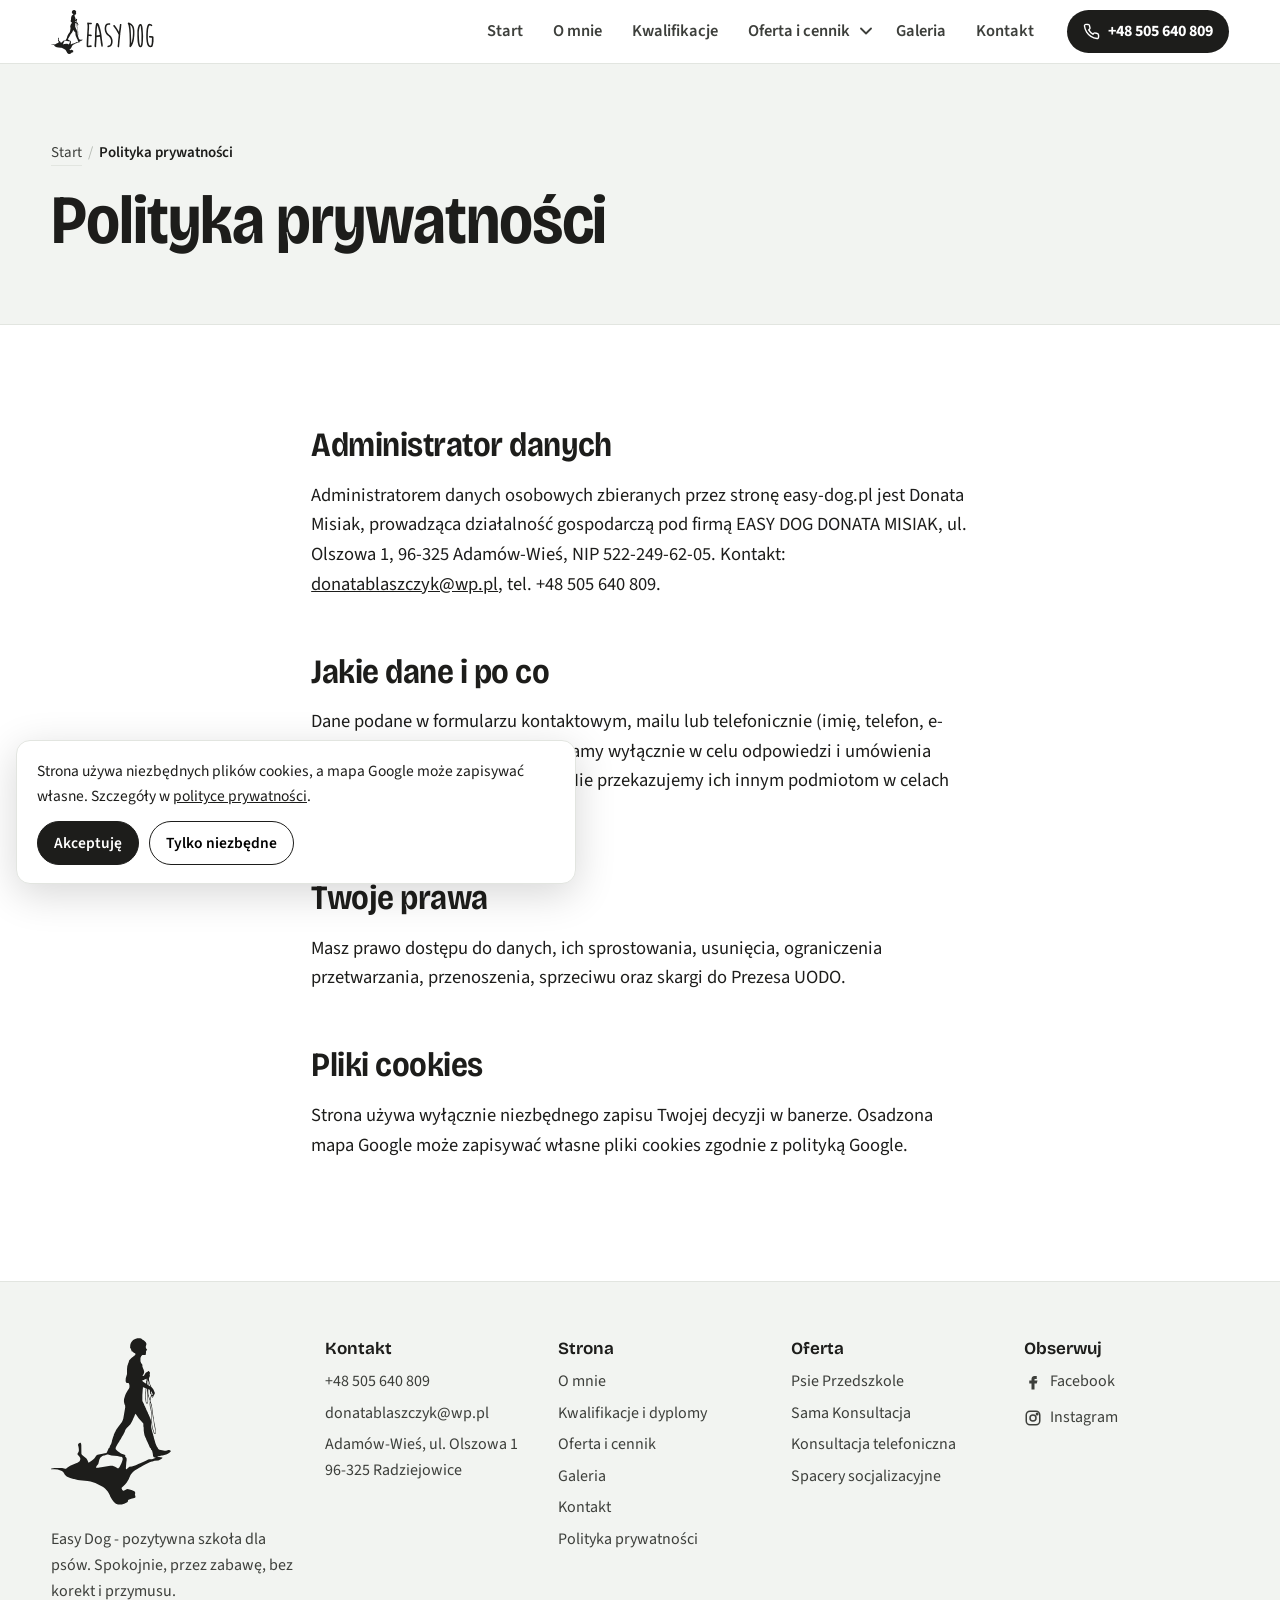
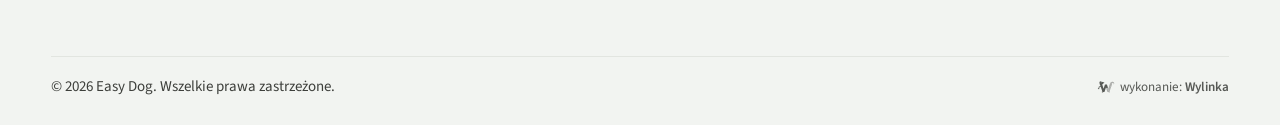
<file: polityka-prywatnosci.html>
<!doctype html>
<html lang="pl">
<head>
<meta charset="utf-8">
<meta name="viewport" content="width=device-width,initial-scale=1">
<meta name="robots" content="noindex,nofollow">
<title>Polityka prywatności - Easy Dog</title>
<meta name="description" content="Polityka prywatności i plików cookies strony easy-dog.pl.">
<link rel="icon" href="img/znak.svg" type="image/svg+xml">
<link rel="preconnect" href="https://fonts.googleapis.com">
<link rel="preconnect" href="https://fonts.gstatic.com" crossorigin>
<link href="https://fonts.googleapis.com/css2?family=Bricolage+Grotesque:opsz,wdth,wght@12..96,75..100,400..700&family=Source+Sans+3:wght@400;600;700&display=swap" rel="stylesheet">
<link rel="stylesheet" href="style.css?v=2111b">
<style>
.wylinka-badge{display:inline-flex;align-items:center;gap:.4em;color:inherit;text-decoration:none;font-size:.875em;line-height:1;opacity:.85}
.wylinka-badge:hover,.wylinka-badge:focus-visible{opacity:1}
.wylinka-badge:focus-visible{outline:2px solid currentColor;outline-offset:3px;border-radius:2px}
.wylinka-badge svg{width:18px;height:18px;flex:none;overflow:visible}
.wylinka-badge b{font-weight:600}
.wylinka-badge .wy-old{opacity:.45;transform-origin:40px 30px;transition:transform .32s cubic-bezier(.3,.7,.4,1),opacity .32s ease-out}
.wylinka-badge .wy-pod{opacity:0;transition:opacity .2s ease-out .08s}
.wylinka-badge:hover .wy-old,.wylinka-badge:focus-visible .wy-old{transform:translate(9px,7px) rotate(9deg);opacity:0}
.wylinka-badge:hover .wy-pod,.wylinka-badge:focus-visible .wy-pod{opacity:1}
@media (prefers-reduced-motion:reduce){.wylinka-badge .wy-old,.wylinka-badge .wy-pod{transition:none}.wylinka-badge:hover .wy-old,.wylinka-badge:focus-visible .wy-old{transform:none;opacity:.45}.wylinka-badge:hover .wy-pod,.wylinka-badge:focus-visible .wy-pod{opacity:0}}
</style>
</head>
<body>
<header class="top">
 <div class="wrap">
  <a class="logo" href="index.html" aria-label="Easy Dog - strona główna"><svg role="img" aria-label="Easy Dog" xmlns="http://www.w3.org/2000/svg" viewBox="0 0 1240 531"><g fill="currentColor" fill-rule="evenodd"><path d="M284.0 1.0 279.8 0.5 274.8 0.8 267.8 3.0 261.5 6.5 256.0 12.5 253.0 18.8 252.2 23.5 251.8 32.0 253.8 33.5 257.2 42.8 258.5 43.2 259.5 43.0 263.5 47.2 267.5 48.8 269.0 51.0 268.0 53.8 265.2 56.8 256.0 64.0 250.0 69.8 249.0 71.2 247.0 78.2 245.0 82.8 245.0 83.8 243.0 89.0 242.0 98.8 242.0 115.0 238.0 128.0 237.5 136.2 238.2 140.2 239.8 142.5 241.8 143.5 246.5 143.5 248.2 144.5 249.8 150.8 249.8 156.5 248.0 161.8 245.0 165.2 239.0 175.8 236.5 181.5 233.0 192.5 232.2 196.8 232.2 203.2 234.0 211.0 236.0 215.2 236.2 221.0 230.0 257.0 228.0 263.0 225.8 267.2 224.0 269.5 224.0 270.2 212.0 285.5 212.0 286.2 210.2 288.2 206.2 294.8 206.0 296.2 203.0 301.2 203.0 302.0 200.2 307.5 200.0 309.8 198.0 314.2 194.0 327.2 194.0 329.0 192.0 335.5 190.0 339.8 188.0 342.8 186.0 349.0 183.0 351.8 182.0 353.8 182.0 354.8 181.0 356.2 180.0 359.8 178.0 363.2 177.8 364.8 176.2 366.0 167.5 368.0 164.2 368.2 148.2 372.0 145.5 373.2 143.8 375.0 138.5 382.5 135.2 385.8 126.2 393.0 125.2 393.2 120.0 396.8 118.8 395.8 115.8 388.5 112.8 384.0 101.0 374.0 97.8 370.5 96.8 368.5 96.5 341.0 95.8 336.8 94.8 334.5 93.8 333.8 92.2 333.8 89.8 335.0 87.2 337.0 86.0 339.8 86.2 342.5 87.0 344.0 88.2 349.8 88.8 357.2 88.0 361.8 84.2 368.5 84.2 370.0 85.2 372.0 90.2 377.5 93.2 382.0 93.2 386.0 92.8 388.2 91.0 392.0 90.0 393.0 84.2 396.8 79.8 399.0 76.0 400.2 61.0 407.0 52.5 412.2 47.8 416.0 45.0 416.2 35.5 414.2 11.0 413.8 2.2 415.2 0.0 416.5 0.0 417.5 2.0 418.0 12.0 417.8 21.2 419.0 28.0 420.8 35.0 423.8 40.0 428.2 44.2 435.2 49.0 439.8 51.5 441.5 61.0 445.8 71.5 448.8 73.5 448.8 85.2 451.8 91.5 452.8 116.2 455.0 125.8 457.0 141.0 462.0 163.0 472.8 168.2 476.0 172.8 479.8 180.0 487.8 184.0 494.2 188.0 502.5 188.2 504.0 193.8 513.0 194.2 514.5 200.2 522.0 206.5 527.8 208.8 528.8 211.5 529.0 212.5 529.8 226.5 529.8 227.5 529.0 233.0 527.8 242.8 523.0 244.8 520.2 245.0 517.5 245.8 516.0 247.0 514.8 255.5 511.8 265.2 509.5 267.2 508.8 268.8 507.2 268.8 504.5 267.0 498.0 267.8 496.0 268.0 492.2 266.8 489.5 265.5 488.2 256.2 484.2 243.8 481.0 240.5 481.2 234.8 484.8 231.2 486.0 229.8 486.0 227.0 484.0 224.8 479.2 225.0 476.5 235.8 466.2 240.5 460.5 247.8 448.5 248.8 445.5 249.8 444.2 249.8 443.5 250.5 442.8 252.8 437.2 254.8 433.8 260.8 426.2 267.5 420.8 274.8 416.8 280.8 412.8 284.2 411.2 293.5 405.8 295.2 405.2 299.5 402.8 315.8 395.0 321.5 392.8 323.2 392.8 329.5 391.0 342.2 389.8 351.0 385.5 354.8 381.8 354.2 380.5 344.0 378.8 338.2 379.2 338.2 378.5 341.5 376.8 343.8 376.5 352.2 374.0 355.5 373.8 360.8 372.5 369.0 369.8 375.8 365.8 380.5 361.8 381.2 360.5 381.0 359.2 379.8 358.0 376.2 356.2 373.8 356.2 366.2 358.8 361.8 359.0 345.5 356.0 343.5 355.0 341.8 353.2 339.8 350.5 338.8 347.5 336.8 345.8 331.8 333.2 331.8 332.0 327.8 319.2 326.8 313.8 325.8 311.5 324.8 306.5 322.0 297.8 319.8 288.0 318.5 280.2 319.0 267.2 317.5 259.5 314.8 253.5 314.8 252.2 313.8 250.8 313.8 250.0 313.0 249.2 310.8 243.5 308.8 240.0 308.8 238.8 302.8 226.8 302.8 225.5 300.8 222.2 299.8 219.2 297.0 214.2 296.8 212.5 295.8 211.2 295.8 210.5 290.8 200.5 290.8 182.2 292.0 164.0 292.5 161.5 292.5 157.5 293.2 156.8 294.0 156.8 297.8 158.5 299.2 158.8 301.2 159.8 301.8 160.5 301.0 164.2 301.0 168.0 300.0 176.5 300.0 192.2 302.0 205.5 303.2 207.8 305.5 209.2 307.2 208.8 308.8 206.5 309.2 202.2 308.8 186.2 309.2 185.2 309.8 185.5 311.0 188.5 311.0 190.2 314.8 200.0 314.0 211.0 315.2 220.2 317.0 226.5 319.0 237.8 319.8 247.2 319.8 269.0 321.0 281.0 323.0 290.0 327.2 302.2 328.2 304.2 329.8 305.8 331.8 306.0 332.8 305.2 333.2 303.5 332.8 288.8 327.2 260.0 326.8 254.0 324.8 243.2 324.8 241.0 322.8 228.5 322.8 225.8 320.8 213.5 316.5 200.5 317.0 196.2 319.2 187.0 322.2 184.8 323.0 184.8 323.2 186.0 322.0 188.8 322.0 190.0 322.5 190.5 323.5 190.5 323.8 189.2 325.8 186.2 327.0 182.8 329.8 178.0 330.5 176.0 330.5 174.2 329.8 173.2 329.8 172.2 329.0 171.2 326.5 164.5 323.8 160.5 319.0 155.0 317.8 151.5 315.8 148.2 314.8 145.5 314.8 144.2 313.8 142.2 313.8 140.8 312.2 135.2 311.8 127.0 313.8 124.0 314.8 119.2 314.8 117.5 314.0 116.0 315.0 112.5 314.8 109.2 312.8 107.5 312.2 106.0 311.2 105.2 310.2 105.2 306.2 108.0 302.5 109.8 300.0 112.8 298.0 116.5 298.0 117.2 295.5 120.0 293.2 121.0 292.0 121.0 291.5 120.5 291.8 119.5 293.5 117.2 295.8 112.0 296.5 109.2 296.5 106.5 294.8 100.5 293.8 99.0 292.8 95.2 291.0 91.5 291.0 87.2 290.5 84.5 286.8 79.2 284.8 74.0 284.8 63.5 287.0 58.2 290.8 54.5 293.0 53.8 300.0 53.8 301.8 52.8 302.2 51.8 301.8 49.0 302.8 47.8 302.0 45.2 303.0 44.5 302.0 41.2 303.5 40.0 305.0 39.5 306.0 38.5 306.0 37.8 303.0 33.5 301.8 30.0 301.8 26.5 302.8 24.0 302.8 22.5 304.0 20.0 303.8 18.2 301.8 13.8 295.2 7.2 292.8 6.0 288.2 2.5ZM337.5 379.2 338.2 379.2ZM143.2 411.2 145.8 407.0 149.8 402.2 150.8 400.2 153.8 387.8 156.8 381.5 163.5 376.0 167.8 374.0 170.0 373.8 179.0 371.0 181.5 371.0 192.2 373.8 211.2 375.8 220.5 377.8 223.8 378.0 225.2 378.5 227.8 381.5 228.2 384.2 227.8 388.2 224.0 399.2 223.0 400.5 223.0 401.2 217.8 411.5 213.5 415.8 204.0 410.2 195.8 406.8 188.8 407.0 159.8 411.8 154.2 412.0 150.2 412.8 144.5 413.0 143.2 412.2ZM269.2 241.5 279.0 255.2 294.0 272.5 294.0 281.2 295.0 285.2 295.2 295.5 297.0 306.2 298.2 311.0 300.0 314.8 300.2 316.2 302.8 320.8 303.2 323.0 309.0 334.8 309.0 335.8 310.0 337.2 314.0 347.0 315.2 349.2 318.0 352.0 318.2 354.8 321.0 357.5 321.8 359.0 323.8 366.8 325.0 375.8 326.2 378.2 327.5 379.5 329.5 380.2 332.5 380.2 332.8 381.0 331.8 382.0 321.5 385.8 318.0 386.2 312.2 386.0 309.5 386.8 302.0 391.0 284.2 399.0 279.8 400.2 269.8 404.8 257.5 408.8 249.5 409.8 242.2 416.5 240.0 417.8 239.0 417.8 238.5 416.2 238.5 412.5 239.8 395.5 240.8 388.8 240.8 384.2 239.8 381.0 236.0 377.0 236.8 374.5 236.2 373.5 234.2 372.0 222.8 368.0 216.2 363.0 212.5 360.8 206.8 355.2 205.8 353.2 205.8 350.0 206.8 347.0 212.0 337.5 217.8 328.8 217.8 328.0 219.8 324.5 221.8 322.0 225.8 314.5 229.5 309.0 234.8 298.5 236.0 294.5 238.0 290.5 241.8 285.8 247.5 280.5 252.8 274.2 257.8 266.2 260.5 260.5 261.8 256.5 262.8 255.2 262.8 254.5 265.8 248.5 266.8 245.0 268.5 242.0ZM316.2 206.8 317.0 207.2 318.0 210.2 318.0 211.8 320.0 218.8 324.0 250.5 327.0 266.8 328.0 275.0 330.8 288.2 331.8 297.2 331.8 303.5 331.2 304.0 330.2 304.0 329.8 303.5 328.8 300.5 327.8 299.2 326.8 294.8 325.8 293.0 325.8 291.8 323.8 285.8 322.0 276.5 320.8 237.5 319.8 233.2 319.8 230.8 317.8 223.0 316.0 213.5 315.8 207.5ZM322.8 175.5 323.8 176.8 323.8 179.2 322.8 181.2 321.0 182.5 320.8 180.8 321.8 178.8 321.8 176.5ZM310.5 162.8 313.0 163.8 314.8 166.0 315.2 178.2 316.0 179.0 317.0 178.8 317.8 177.8 318.0 173.8 318.8 170.8 319.8 170.2 321.0 171.2 321.0 174.2 320.0 178.8 318.0 183.8 316.0 192.2 316.0 194.2 315.2 195.0 313.8 192.8 313.8 191.5 311.8 186.2 310.0 178.2 309.5 168.8 309.8 163.5ZM307.8 162.5 308.0 163.5 307.5 164.0 307.0 163.0ZM303.5 160.8 304.5 160.8 305.5 162.5 307.0 179.8 307.8 201.5 307.0 206.0 305.8 207.2 303.8 205.2 303.0 202.8 302.8 196.8 301.8 190.5 301.8 178.8 302.8 169.2 303.0 161.2ZM310.2 137.2 310.8 137.5 312.0 140.8 312.0 142.8 313.0 144.8 313.0 145.8 315.0 149.8 315.2 151.2 316.8 153.5 316.5 154.5 315.0 154.0 310.0 150.2 309.8 139.0ZM308.2 134.2 308.8 135.5 308.5 148.5 307.5 149.0 306.8 148.5 306.2 146.8 306.8 137.8 307.5 134.8ZM290.8 135.5 291.5 134.8 295.0 133.5 298.0 131.8 302.2 130.5 302.8 131.0 303.0 144.2 302.5 144.8 301.5 144.5 293.5 139.0 290.8 136.5ZM306.2 129.5 306.8 130.5 306.0 132.0 305.8 136.2 305.0 136.8 304.5 136.0 304.0 130.5 304.8 129.5Z"/><path transform="translate(391.3 -151.5) scale(2.15)" d="M44.5 142.0 32.5 142.2 24.0 140.8 22.0 142.2 21.0 144.8 23.0 155.5 23.2 168.5 19.0 237.0 18.2 257.0 18.2 274.8 19.0 276.5 21.2 278.8 24.8 279.8 42.8 278.0 45.2 276.8 46.8 274.5 46.8 272.5 44.8 270.0 42.2 269.0 28.0 270.5 26.8 270.0 29.0 217.2 29.8 216.8 36.8 216.8 40.5 217.5 43.5 217.5 45.0 216.8 46.8 215.0 47.2 213.5 46.5 211.0 44.2 209.0 40.2 208.2 30.8 207.5 29.8 206.5 30.2 192.8 31.8 174.5 31.8 156.0 31.2 151.5 32.2 150.8 44.2 150.5 46.5 149.5 47.5 147.8 47.5 144.8 46.2 143.0ZM76.0 143.2 73.8 144.0 72.0 146.0 71.0 148.0 69.0 156.5 67.0 170.5 64.8 204.5 64.8 232.2 62.0 274.0 63.2 277.2 64.8 278.8 66.8 279.5 68.0 279.5 69.8 278.8 72.0 276.0 71.5 269.2 73.8 236.2 73.8 223.8 74.8 222.8 79.2 221.8 92.5 220.2 93.0 221.0 94.0 230.0 96.8 246.8 97.0 252.2 101.0 274.5 102.0 276.0 103.0 276.8 105.2 276.8 107.0 275.8 108.8 273.5 108.2 262.8 104.0 235.2 102.8 221.5 100.8 207.2 97.8 190.8 96.8 187.5 96.5 184.0 92.8 169.5 90.8 163.8 89.8 158.8 86.5 151.2 84.0 147.5 80.5 144.0 78.5 143.2ZM78.8 158.0 79.8 159.0 80.0 161.0 81.0 162.8 82.0 167.2 82.8 168.5 84.0 174.0 84.8 175.5 85.0 178.5 87.0 185.0 90.8 201.0 91.0 205.2 92.0 209.8 91.5 210.8 90.0 211.2 74.2 213.2 73.8 212.8 75.0 180.5 77.0 163.8 77.8 161.5 77.8 158.8ZM147.2 144.5 143.5 144.5 134.8 146.0 129.8 148.2 127.2 150.0 124.2 153.5 122.0 157.5 120.2 164.8 119.2 172.5 119.5 180.2 121.0 189.2 122.0 192.8 125.2 200.2 128.0 205.0 134.5 211.8 142.2 218.2 148.8 225.8 152.0 231.5 154.8 241.2 154.8 251.2 153.0 259.5 151.0 264.0 146.8 268.0 143.0 269.8 137.2 271.2 134.8 273.5 134.5 275.5 135.0 277.2 136.8 279.0 138.5 279.8 143.5 278.8 148.5 276.8 154.0 273.8 157.8 270.2 161.8 261.0 163.2 255.0 163.8 249.5 163.5 240.0 162.8 236.0 160.5 229.5 156.5 221.2 151.8 215.2 141.5 206.0 134.0 198.0 131.0 191.5 128.8 183.5 128.0 178.0 128.0 171.8 128.8 166.5 130.8 159.8 132.0 157.8 134.0 155.8 135.8 154.8 139.8 153.8 146.0 153.8 148.5 152.8 150.8 150.0 150.8 147.8 148.5 145.0ZM210.0 148.5 207.8 148.5 206.2 149.2 205.0 151.0 200.2 186.8 200.2 191.2 199.8 192.0 199.2 192.0 197.8 190.0 197.5 189.0 194.0 183.8 193.8 182.5 188.0 174.0 186.8 171.2 176.5 156.8 174.2 155.0 171.2 154.5 170.0 155.0 168.0 157.0 167.5 159.0 168.0 161.5 175.0 170.0 176.2 172.5 180.0 177.2 186.0 187.2 187.0 188.2 188.2 191.2 194.0 200.8 194.0 201.8 198.0 209.2 194.0 248.0 193.8 256.5 192.0 273.0 192.0 276.2 194.5 279.2 195.8 279.8 197.2 279.8 199.0 279.0 199.8 278.2 200.5 276.0 203.8 237.5 205.8 221.2 206.0 214.0 207.2 207.5 207.0 204.2 211.5 171.2 212.0 162.8 213.2 153.8 213.2 151.8 212.8 150.5 211.2 149.0Z"/><path transform="translate(195.0 -151.5) scale(2.15)" d="M344.5 141.0 342.5 141.8 341.0 143.2 340.2 144.8 340.2 146.2 344.0 154.5 345.0 158.2 348.0 177.5 350.0 205.5 351.0 241.0 351.0 260.2 350.0 269.5 350.0 276.8 351.5 278.8 354.0 279.8 356.8 278.8 362.8 271.2 368.8 258.5 372.8 245.8 375.5 231.5 375.8 225.0 376.8 217.8 377.5 206.2 377.5 187.2 375.5 171.5 372.8 163.2 369.2 156.8 363.0 149.8 358.0 146.0 354.0 144.2 351.5 143.8 347.5 141.2ZM353.8 154.8 354.8 154.8 357.2 156.5 363.0 163.5 366.8 173.2 368.0 179.0 369.0 187.5 369.2 202.5 367.8 223.0 366.8 230.2 363.5 245.8 361.0 253.0 361.0 254.5 359.8 255.5 358.8 254.2 359.2 253.2 359.5 237.5 357.2 183.8 355.8 168.8 353.8 156.5 353.2 155.5ZM411.5 148.5 409.2 149.0 406.8 150.2 403.0 154.5 400.2 159.5 400.0 161.5 397.2 169.2 394.2 185.5 394.0 217.8 395.2 244.5 396.2 253.0 399.0 265.8 401.0 271.5 404.2 276.2 407.2 278.8 409.2 279.5 412.5 279.8 416.8 278.5 420.8 274.5 423.8 264.8 425.5 244.0 426.5 217.5 424.0 176.5 422.5 164.8 420.8 158.5 417.5 151.8 415.0 149.5ZM410.8 158.8 412.0 159.5 413.0 162.2 413.8 166.8 416.8 197.8 417.2 212.5 416.8 249.8 414.8 264.0 414.0 265.8 413.8 268.0 412.0 271.0 411.0 271.0 409.0 268.2 405.8 256.0 403.8 234.5 402.5 208.2 402.5 193.5 403.8 181.5 406.8 167.8 408.8 161.8 410.0 159.2ZM461.8 148.2 458.5 149.0 455.0 151.0 452.2 154.8 449.0 162.5 446.2 176.2 445.0 187.8 444.0 206.5 444.0 229.2 446.0 249.2 449.0 262.2 451.0 267.5 454.2 273.0 458.8 276.8 462.5 278.5 468.5 279.2 472.0 278.8 475.0 277.5 478.5 274.8 479.8 272.5 482.8 261.0 484.0 251.2 484.8 249.8 484.8 221.8 483.0 219.0 480.5 218.0 469.8 216.8 465.2 215.8 461.8 216.0 460.0 217.5 459.5 219.5 460.0 222.8 461.2 224.2 474.8 226.2 476.0 227.2 475.0 253.2 473.8 260.8 473.0 262.5 472.8 266.0 472.0 268.2 470.5 269.8 467.8 270.8 466.5 270.5 462.0 268.0 458.8 263.2 456.0 254.8 454.5 247.5 453.0 230.2 453.0 202.0 454.5 180.5 456.8 168.2 458.8 161.8 460.5 158.5 462.5 157.0 464.8 157.0 467.0 157.8 471.8 160.5 474.5 161.0 475.8 160.5 477.5 158.8 478.0 156.2 477.0 154.2 472.0 150.0 466.0 148.5Z"/></g></svg></a>
  <nav class="nav" aria-label="Menu"><a href="index.html">Start</a><a href="o-mnie.html">O mnie</a><a href="kwalifikacje.html">Kwalifikacje</a><div class="sub"><a href="oferta.html">Oferta i cennik</a><button class="sub-t" type="button" aria-label="Pokaż usługi" aria-expanded="false"><svg viewBox="0 0 12 8" aria-hidden="true"><path d="M1 1.5 6 6.5 11 1.5" fill="none" stroke="currentColor" stroke-width="1.8" stroke-linecap="round" stroke-linejoin="round"/></svg></button><div class="sub-m"><a href="psie-przedszkole.html">Psie Przedszkole</a><a href="konsultacja.html">Sama Konsultacja</a><a href="konsultacja-telefoniczna.html">Konsultacja telefoniczna</a><a href="spacery-socjalizacyjne.html">Spacery socjalizacyjne</a></div></div><a href="galeria.html">Galeria</a><a href="kontakt.html">Kontakt</a><a class="mtel" href="tel:+48505640809">+48 505 640 809</a></nav>
  <a class="tel-top" href="tel:+48505640809"><svg viewBox="0 0 24 24" fill="none" stroke="currentColor" stroke-width="2" stroke-linecap="round" stroke-linejoin="round" aria-hidden="true"><path d="M22 16.9v3a2 2 0 0 1-2.2 2 19.8 19.8 0 0 1-8.6-3.1 19.5 19.5 0 0 1-6-6A19.8 19.8 0 0 1 2.1 4.2 2 2 0 0 1 4.1 2h3a2 2 0 0 1 2 1.7c.1.9.4 1.8.7 2.7a2 2 0 0 1-.5 2.1L8 9.8a16 16 0 0 0 6 6l1.3-1.3a2 2 0 0 1 2.1-.4c.9.3 1.8.6 2.7.7a2 2 0 0 1 1.7 2z"/></svg>+48 505 640 809</a>
  <button class="burger" aria-label="Otwórz menu" aria-expanded="false"><span></span><span></span><span></span></button>
 </div>
</header>
<main>

<section class="ph"><div class="wrap"><nav class="okruszki" aria-label="Jesteś tutaj"><a href="index.html">Start</a> <i aria-hidden="true">/</i> <span aria-current="page">Polityka prywatności</span></nav><h1>Polityka prywatności</h1></div></section>
<section class="sec"><div class="wrap prose">
 <h2 style="margin-top:0">Administrator danych</h2>
 <p>Administratorem danych osobowych zbieranych przez stronę easy-dog.pl jest Donata Misiak, prowadząca działalność gospodarczą pod firmą EASY DOG DONATA MISIAK, ul. Olszowa 1, 96-325 Adamów-Wieś, NIP 522-249-62-05. Kontakt: <a href="mailto:donatablaszczyk@wp.pl">donatablaszczyk@wp.pl</a>, tel. +48 505 640 809.</p>
 <h2>Jakie dane i po co</h2>
 <p>Dane podane w formularzu kontaktowym, mailu lub telefonicznie (imię, telefon, e-mail, informacje o psie) przetwarzamy wyłącznie w celu odpowiedzi i umówienia zajęć (art. 6 ust. 1 lit. b i f RODO). Nie przekazujemy ich innym podmiotom w celach marketingowych.</p>
 <h2>Twoje prawa</h2>
 <p>Masz prawo dostępu do danych, ich sprostowania, usunięcia, ograniczenia przetwarzania, przenoszenia, sprzeciwu oraz skargi do Prezesa UODO.</p>
 <h2>Pliki cookies</h2>
 <p>Strona używa wyłącznie niezbędnego zapisu Twojej decyzji w banerze. Osadzona mapa Google może zapisywać własne pliki cookies zgodnie z polityką Google.</p>
</div></section>
</main>
<footer class="foot">
 <div class="wrap">
  <div class="g">
   <div>
    <div class="fz"><svg aria-hidden="true" xmlns="http://www.w3.org/2000/svg" viewBox="0 0 382 531"><path fill="currentColor" fill-rule="evenodd" d="M284.0 1.0 279.8 0.5 274.8 0.8 267.8 3.0 261.5 6.5 256.0 12.5 253.0 18.8 252.2 23.5 251.8 32.0 253.8 33.5 257.2 42.8 258.5 43.2 259.5 43.0 263.5 47.2 267.5 48.8 269.0 51.0 268.0 53.8 265.2 56.8 256.0 64.0 250.0 69.8 249.0 71.2 247.0 78.2 245.0 82.8 245.0 83.8 243.0 89.0 242.0 98.8 242.0 115.0 238.0 128.0 237.5 136.2 238.2 140.2 239.8 142.5 241.8 143.5 246.5 143.5 248.2 144.5 249.8 150.8 249.8 156.5 248.0 161.8 245.0 165.2 239.0 175.8 236.5 181.5 233.0 192.5 232.2 196.8 232.2 203.2 234.0 211.0 236.0 215.2 236.2 221.0 230.0 257.0 228.0 263.0 225.8 267.2 224.0 269.5 224.0 270.2 212.0 285.5 212.0 286.2 210.2 288.2 206.2 294.8 206.0 296.2 203.0 301.2 203.0 302.0 200.2 307.5 200.0 309.8 198.0 314.2 194.0 327.2 194.0 329.0 192.0 335.5 190.0 339.8 188.0 342.8 186.0 349.0 183.0 351.8 182.0 353.8 182.0 354.8 181.0 356.2 180.0 359.8 178.0 363.2 177.8 364.8 176.2 366.0 167.5 368.0 164.2 368.2 148.2 372.0 145.5 373.2 143.8 375.0 138.5 382.5 135.2 385.8 126.2 393.0 125.2 393.2 120.0 396.8 118.8 395.8 115.8 388.5 112.8 384.0 101.0 374.0 97.8 370.5 96.8 368.5 96.5 341.0 95.8 336.8 94.8 334.5 93.8 333.8 92.2 333.8 89.8 335.0 87.2 337.0 86.0 339.8 86.2 342.5 87.0 344.0 88.2 349.8 88.8 357.2 88.0 361.8 84.2 368.5 84.2 370.0 85.2 372.0 90.2 377.5 93.2 382.0 93.2 386.0 92.8 388.2 91.0 392.0 90.0 393.0 84.2 396.8 79.8 399.0 76.0 400.2 61.0 407.0 52.5 412.2 47.8 416.0 45.0 416.2 35.5 414.2 11.0 413.8 2.2 415.2 0.0 416.5 0.0 417.5 2.0 418.0 12.0 417.8 21.2 419.0 28.0 420.8 35.0 423.8 40.0 428.2 44.2 435.2 49.0 439.8 51.5 441.5 61.0 445.8 71.5 448.8 73.5 448.8 85.2 451.8 91.5 452.8 116.2 455.0 125.8 457.0 141.0 462.0 163.0 472.8 168.2 476.0 172.8 479.8 180.0 487.8 184.0 494.2 188.0 502.5 188.2 504.0 193.8 513.0 194.2 514.5 200.2 522.0 206.5 527.8 208.8 528.8 211.5 529.0 212.5 529.8 226.5 529.8 227.5 529.0 233.0 527.8 242.8 523.0 244.8 520.2 245.0 517.5 245.8 516.0 247.0 514.8 255.5 511.8 265.2 509.5 267.2 508.8 268.8 507.2 268.8 504.5 267.0 498.0 267.8 496.0 268.0 492.2 266.8 489.5 265.5 488.2 256.2 484.2 243.8 481.0 240.5 481.2 234.8 484.8 231.2 486.0 229.8 486.0 227.0 484.0 224.8 479.2 225.0 476.5 235.8 466.2 240.5 460.5 247.8 448.5 248.8 445.5 249.8 444.2 249.8 443.5 250.5 442.8 252.8 437.2 254.8 433.8 260.8 426.2 267.5 420.8 274.8 416.8 280.8 412.8 284.2 411.2 293.5 405.8 295.2 405.2 299.5 402.8 315.8 395.0 321.5 392.8 323.2 392.8 329.5 391.0 342.2 389.8 351.0 385.5 354.8 381.8 354.2 380.5 344.0 378.8 338.2 379.2 338.2 378.5 341.5 376.8 343.8 376.5 352.2 374.0 355.5 373.8 360.8 372.5 369.0 369.8 375.8 365.8 380.5 361.8 381.2 360.5 381.0 359.2 379.8 358.0 376.2 356.2 373.8 356.2 366.2 358.8 361.8 359.0 345.5 356.0 343.5 355.0 341.8 353.2 339.8 350.5 338.8 347.5 336.8 345.8 331.8 333.2 331.8 332.0 327.8 319.2 326.8 313.8 325.8 311.5 324.8 306.5 322.0 297.8 319.8 288.0 318.5 280.2 319.0 267.2 317.5 259.5 314.8 253.5 314.8 252.2 313.8 250.8 313.8 250.0 313.0 249.2 310.8 243.5 308.8 240.0 308.8 238.8 302.8 226.8 302.8 225.5 300.8 222.2 299.8 219.2 297.0 214.2 296.8 212.5 295.8 211.2 295.8 210.5 290.8 200.5 290.8 182.2 292.0 164.0 292.5 161.5 292.5 157.5 293.2 156.8 294.0 156.8 297.8 158.5 299.2 158.8 301.2 159.8 301.8 160.5 301.0 164.2 301.0 168.0 300.0 176.5 300.0 192.2 302.0 205.5 303.2 207.8 305.5 209.2 307.2 208.8 308.8 206.5 309.2 202.2 308.8 186.2 309.2 185.2 309.8 185.5 311.0 188.5 311.0 190.2 314.8 200.0 314.0 211.0 315.2 220.2 317.0 226.5 319.0 237.8 319.8 247.2 319.8 269.0 321.0 281.0 323.0 290.0 327.2 302.2 328.2 304.2 329.8 305.8 331.8 306.0 332.8 305.2 333.2 303.5 332.8 288.8 327.2 260.0 326.8 254.0 324.8 243.2 324.8 241.0 322.8 228.5 322.8 225.8 320.8 213.5 316.5 200.5 317.0 196.2 319.2 187.0 322.2 184.8 323.0 184.8 323.2 186.0 322.0 188.8 322.0 190.0 322.5 190.5 323.5 190.5 323.8 189.2 325.8 186.2 327.0 182.8 329.8 178.0 330.5 176.0 330.5 174.2 329.8 173.2 329.8 172.2 329.0 171.2 326.5 164.5 323.8 160.5 319.0 155.0 317.8 151.5 315.8 148.2 314.8 145.5 314.8 144.2 313.8 142.2 313.8 140.8 312.2 135.2 311.8 127.0 313.8 124.0 314.8 119.2 314.8 117.5 314.0 116.0 315.0 112.5 314.8 109.2 312.8 107.5 312.2 106.0 311.2 105.2 310.2 105.2 306.2 108.0 302.5 109.8 300.0 112.8 298.0 116.5 298.0 117.2 295.5 120.0 293.2 121.0 292.0 121.0 291.5 120.5 291.8 119.5 293.5 117.2 295.8 112.0 296.5 109.2 296.5 106.5 294.8 100.5 293.8 99.0 292.8 95.2 291.0 91.5 291.0 87.2 290.5 84.5 286.8 79.2 284.8 74.0 284.8 63.5 287.0 58.2 290.8 54.5 293.0 53.8 300.0 53.8 301.8 52.8 302.2 51.8 301.8 49.0 302.8 47.8 302.0 45.2 303.0 44.5 302.0 41.2 303.5 40.0 305.0 39.5 306.0 38.5 306.0 37.8 303.0 33.5 301.8 30.0 301.8 26.5 302.8 24.0 302.8 22.5 304.0 20.0 303.8 18.2 301.8 13.8 295.2 7.2 292.8 6.0 288.2 2.5ZM337.5 379.2 338.2 379.2ZM143.2 411.2 145.8 407.0 149.8 402.2 150.8 400.2 153.8 387.8 156.8 381.5 163.5 376.0 167.8 374.0 170.0 373.8 179.0 371.0 181.5 371.0 192.2 373.8 211.2 375.8 220.5 377.8 223.8 378.0 225.2 378.5 227.8 381.5 228.2 384.2 227.8 388.2 224.0 399.2 223.0 400.5 223.0 401.2 217.8 411.5 213.5 415.8 204.0 410.2 195.8 406.8 188.8 407.0 159.8 411.8 154.2 412.0 150.2 412.8 144.5 413.0 143.2 412.2ZM269.2 241.5 279.0 255.2 294.0 272.5 294.0 281.2 295.0 285.2 295.2 295.5 297.0 306.2 298.2 311.0 300.0 314.8 300.2 316.2 302.8 320.8 303.2 323.0 309.0 334.8 309.0 335.8 310.0 337.2 314.0 347.0 315.2 349.2 318.0 352.0 318.2 354.8 321.0 357.5 321.8 359.0 323.8 366.8 325.0 375.8 326.2 378.2 327.5 379.5 329.5 380.2 332.5 380.2 332.8 381.0 331.8 382.0 321.5 385.8 318.0 386.2 312.2 386.0 309.5 386.8 302.0 391.0 284.2 399.0 279.8 400.2 269.8 404.8 257.5 408.8 249.5 409.8 242.2 416.5 240.0 417.8 239.0 417.8 238.5 416.2 238.5 412.5 239.8 395.5 240.8 388.8 240.8 384.2 239.8 381.0 236.0 377.0 236.8 374.5 236.2 373.5 234.2 372.0 222.8 368.0 216.2 363.0 212.5 360.8 206.8 355.2 205.8 353.2 205.8 350.0 206.8 347.0 212.0 337.5 217.8 328.8 217.8 328.0 219.8 324.5 221.8 322.0 225.8 314.5 229.5 309.0 234.8 298.5 236.0 294.5 238.0 290.5 241.8 285.8 247.5 280.5 252.8 274.2 257.8 266.2 260.5 260.5 261.8 256.5 262.8 255.2 262.8 254.5 265.8 248.5 266.8 245.0 268.5 242.0ZM316.2 206.8 317.0 207.2 318.0 210.2 318.0 211.8 320.0 218.8 324.0 250.5 327.0 266.8 328.0 275.0 330.8 288.2 331.8 297.2 331.8 303.5 331.2 304.0 330.2 304.0 329.8 303.5 328.8 300.5 327.8 299.2 326.8 294.8 325.8 293.0 325.8 291.8 323.8 285.8 322.0 276.5 320.8 237.5 319.8 233.2 319.8 230.8 317.8 223.0 316.0 213.5 315.8 207.5ZM322.8 175.5 323.8 176.8 323.8 179.2 322.8 181.2 321.0 182.5 320.8 180.8 321.8 178.8 321.8 176.5ZM310.5 162.8 313.0 163.8 314.8 166.0 315.2 178.2 316.0 179.0 317.0 178.8 317.8 177.8 318.0 173.8 318.8 170.8 319.8 170.2 321.0 171.2 321.0 174.2 320.0 178.8 318.0 183.8 316.0 192.2 316.0 194.2 315.2 195.0 313.8 192.8 313.8 191.5 311.8 186.2 310.0 178.2 309.5 168.8 309.8 163.5ZM307.8 162.5 308.0 163.5 307.5 164.0 307.0 163.0ZM303.5 160.8 304.5 160.8 305.5 162.5 307.0 179.8 307.8 201.5 307.0 206.0 305.8 207.2 303.8 205.2 303.0 202.8 302.8 196.8 301.8 190.5 301.8 178.8 302.8 169.2 303.0 161.2ZM310.2 137.2 310.8 137.5 312.0 140.8 312.0 142.8 313.0 144.8 313.0 145.8 315.0 149.8 315.2 151.2 316.8 153.5 316.5 154.5 315.0 154.0 310.0 150.2 309.8 139.0ZM308.2 134.2 308.8 135.5 308.5 148.5 307.5 149.0 306.8 148.5 306.2 146.8 306.8 137.8 307.5 134.8ZM290.8 135.5 291.5 134.8 295.0 133.5 298.0 131.8 302.2 130.5 302.8 131.0 303.0 144.2 302.5 144.8 301.5 144.5 293.5 139.0 290.8 136.5ZM306.2 129.5 306.8 130.5 306.0 132.0 305.8 136.2 305.0 136.8 304.5 136.0 304.0 130.5 304.8 129.5Z"/></svg></div>
    <p style="margin-top:14px;max-width:340px">Easy Dog - pozytywna szkoła dla psów. Spokojnie, przez zabawę, bez korekt i przymusu.</p>
   </div>
   <div><h4>Kontakt</h4><ul><li><a href="tel:+48505640809">+48 505 640 809</a></li><li><a href="mailto:donatablaszczyk@wp.pl">donatablaszczyk@wp.pl</a></li><li>Adamów-Wieś, ul. Olszowa 1<br>96-325 Radziejowice</li></ul></div>
   <div><h4>Strona</h4><ul><li><a href="o-mnie.html">O mnie</a></li><li><a href="kwalifikacje.html">Kwalifikacje i dyplomy</a></li><li><a href="oferta.html">Oferta i cennik</a></li><li><a href="galeria.html">Galeria</a></li><li><a href="kontakt.html">Kontakt</a></li><li><a href="polityka-prywatnosci.html">Polityka prywatności</a></li></ul></div><div><h4>Oferta</h4><ul><li><a href="psie-przedszkole.html">Psie Przedszkole</a></li><li><a href="konsultacja.html">Sama Konsultacja</a></li><li><a href="konsultacja-telefoniczna.html">Konsultacja telefoniczna</a></li><li><a href="spacery-socjalizacyjne.html">Spacery socjalizacyjne</a></li></ul></div>
   <div><h4>Obserwuj</h4><ul><li><a href="https://www.facebook.com/szkoladlapsoweasydog" rel="noopener" style="display:inline-flex;gap:8px;align-items:center"><svg viewBox="0 0 24 24" fill="currentColor" aria-hidden="true" width="18" height="18"><path d="M14 8h3V4h-3c-2.8 0-4 1.8-4 4.3V10H7v4h3v8h4v-8h3l1-4h-4V8.6c0-.4.3-.6.6-.6z"/></svg>Facebook</a></li><li><a href="https://www.instagram.com/easydog_szkola_dla_psow/" rel="noopener" style="display:inline-flex;gap:8px;align-items:center"><svg viewBox="0 0 24 24" fill="none" stroke="currentColor" stroke-width="2" aria-hidden="true" width="18" height="18"><rect x="3" y="3" width="18" height="18" rx="5"/><circle cx="12" cy="12" r="4"/><circle cx="17.5" cy="6.5" r="1" fill="currentColor"/></svg>Instagram</a></li></ul></div>
  </div>
  <div class="dol"><span>© <span data-rok>2026</span> Easy Dog. Wszelkie prawa zastrzeżone.</span><a class="wylinka-badge" href="https://wylinka.pl/?utm_source=easy-dog.pl&amp;utm_medium=stopka&amp;utm_campaign=wykonanie" rel="noopener" title="Strona wykonana przez Wylinka"><svg viewBox="0 0 64 64" aria-hidden="true" focusable="false" fill="currentColor"><path d="M9.8 22.8l-1.2-7.9 2.2-3.7 15.5 4.6-.5 1.5-7.2 5.5 4.7 15.6 5-15.6 7 0 4.1 12.7-4.2-.9-2.6 1.8-.8-2.2-5.3 15.6-4.3 0 .4 .2-2.1 2.8-1.3-1.1 1.1-1.4-3.1 .2-.1-1.7 2.2-.1-5.7-16.5-4.8 .6-.8 3.1 0 .5-.3 .5 .8 2.2-1.6 .5-.4-1.3-.8 1.6-1.5-.8 .8-1.6-1.4 .6-.6-1.6 2.3-.8 .2-.4 1.3-4.8 5.9-.8-2.4-6.9zM15.2 13.7l-.1-.4-.4 .8-.1 .8 .1 1 .1 .4 .3 .7 .3-.9 .1-.7 0-.8z"/><path class="wy-pod" d="M37.1 49.8l-4.5-13.3 2.6-1.8 4.2 .9 .9 2.8 3-9.7 0-.5 .1-.8 3.2-8.4 .5-1 .6-1 .9-1.1 1.3-1 1.1-.7 1.4-.5 1.4-.3 .7 0 .9 0 1.2 .3 1.4 .6 .8 .5 .7 .7 .6 .7 .5 .9 .3 .9 .1 .9 0 .8-.2 .9-.5 .9-.5 .6-.7 .5-.7 .3-.1-.1 0-.1 .5-.5 .3-.7 .2-.5 0-.6-.1-.6-.3-.7-.4-.5-.4-.4-.5-.3-.6-.3-.7 0-.7 .1-.6 .1-.5 .4-.5 .5-.3 .5-.2 .7-.1 1.5-1.4 5.1-.8 3.3-.3 .7-.5 .7-6 17.5 1.9 .1-.1 1.7-3.1-.2 1.1 1.4-1.3 1.1-2.1-2.8 .4-.2z"/><path class="wy-old" d="M40.8 50l.4-.2-4.1 0-4.2-12.5 2.5-1.7 4.3 .9 .6 1.9 .6-1.6 0-.3 2.4-7.8 0-.5 .1-.8 3.2-8.4 .4-.8 .6-.9 .9-1.2 .9-.9 1.3-.8 1.4-.6 1.2-.3 1.4-.1 1.3 .1 .6 .2 .8 .3 1.1 .6 .9 .7 .7 .9 .5 .9 .3 .9 .1 1.1-.1 .9-.3 .9-.4 .7-.6 .7-.6 .4-.6 .2-.1-.1 0-.1 .5-.5 .3-.7 .2-.5 0-.5-.1-.6-.2-.6-.3-.5-.4-.5-.5-.3-.6-.3-.7-.1-.6 0-.6 .1-.6 .3-.6 .5-.3 .4-.2 .5-.1 .5-.1 1.5-1.4 5.1-.8 3.3-.3 .7-.5 .7-6 17.5 1.9 .1-.1 1.7-3.1-.2 1.1 1.4-1.3 1.1zM49.6 17.1l.6 1.7-1.5 1.9 .4 .4 1.8-2.1-.7-2.1zM48.1 28.3l.5 1.8-1.7 1.8 .4 .4 1.9-2-.6-2.2zM37.9 41.7l1.7-1.5-.4-.4-1.7 1.4zM42.6 38.7l-1.5 2.8 1.1 2-1.3 2.6 .5 .2 1.5-2.8-1.1-2 1.4-2.5z"/></svg><span>wykonanie: <b>Wylinka</b></span></a></div>
 </div>
</footer>
<div class="ck" role="dialog" aria-label="Pliki cookies">
 <p>Strona używa niezbędnych plików cookies, a mapa Google może zapisywać własne. Szczegóły w <a href="polityka-prywatnosci.html">polityce prywatności</a>.</p>
 <div class="b"><button class="a" data-v="all">Akceptuję</button><button data-v="min">Tylko niezbędne</button></div>
</div>
<script src="app.js?v=2111b" defer></script>
</body>
</html>
</file>
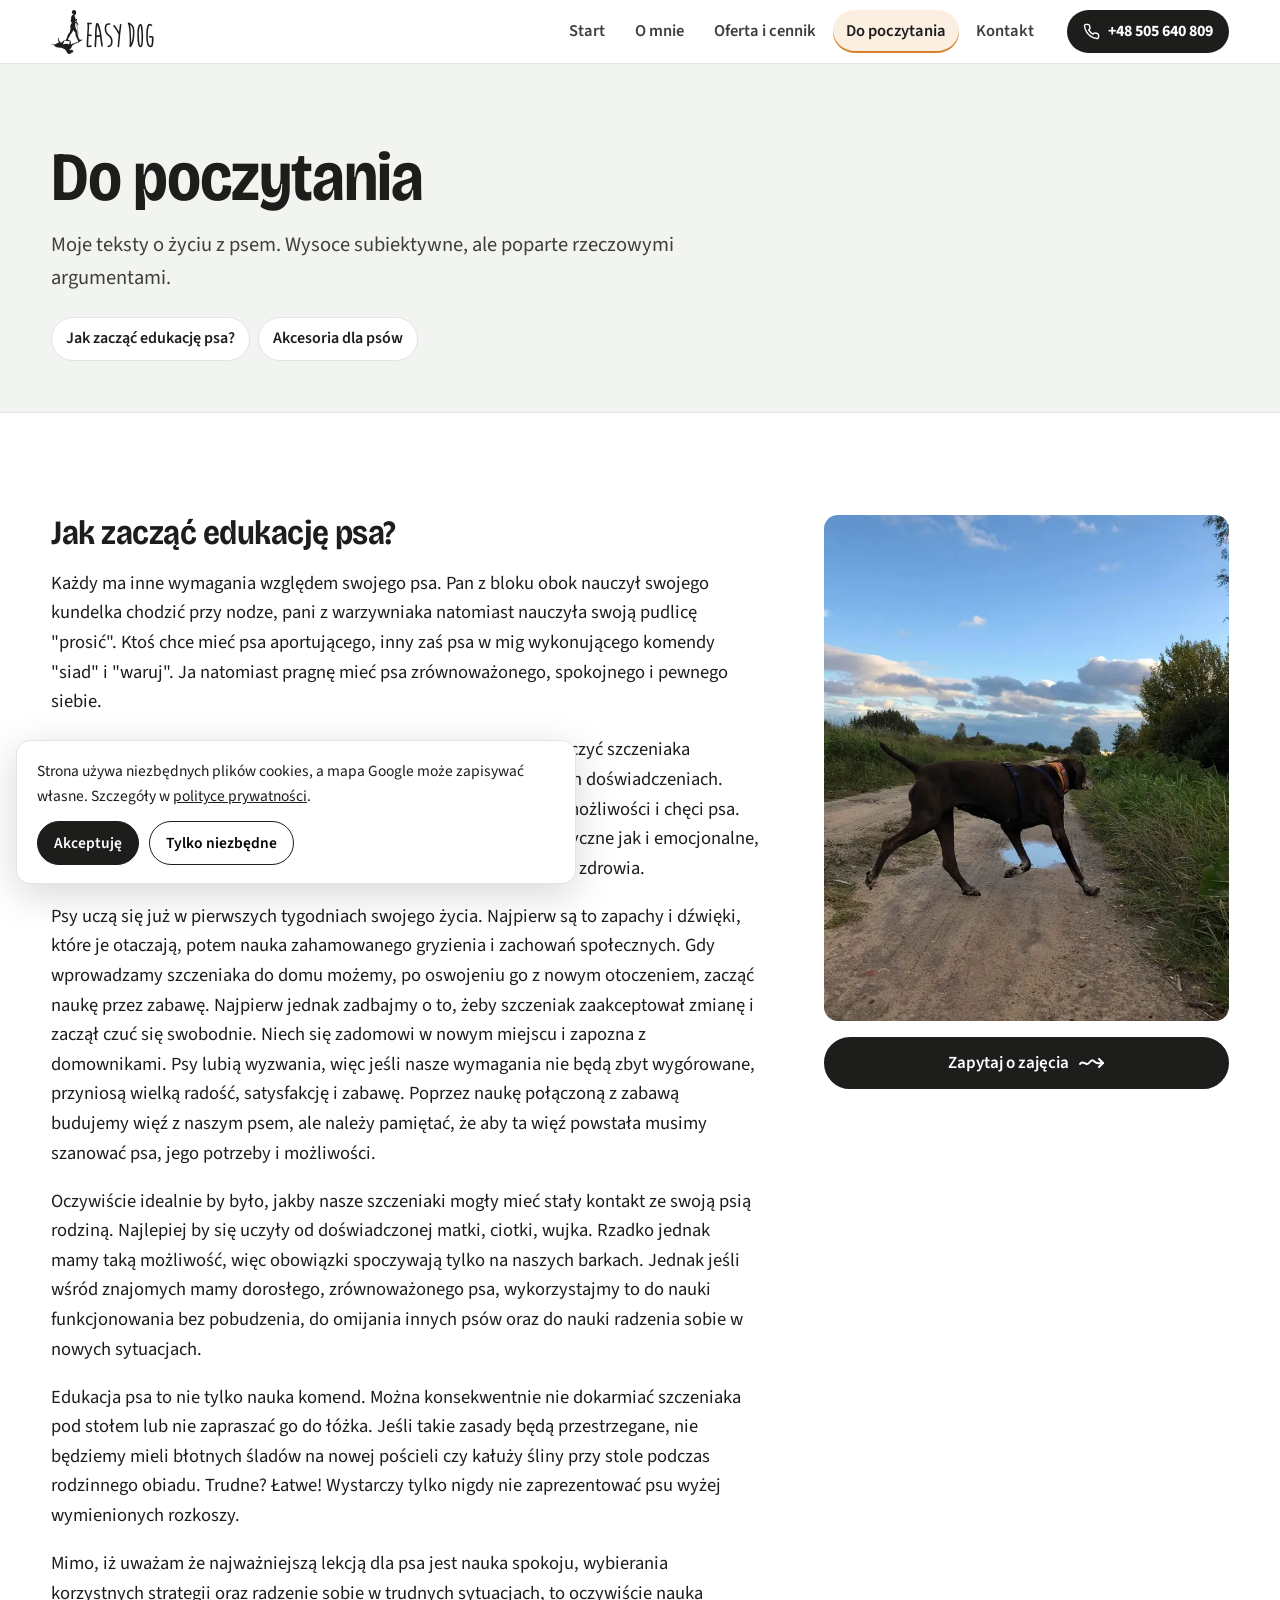
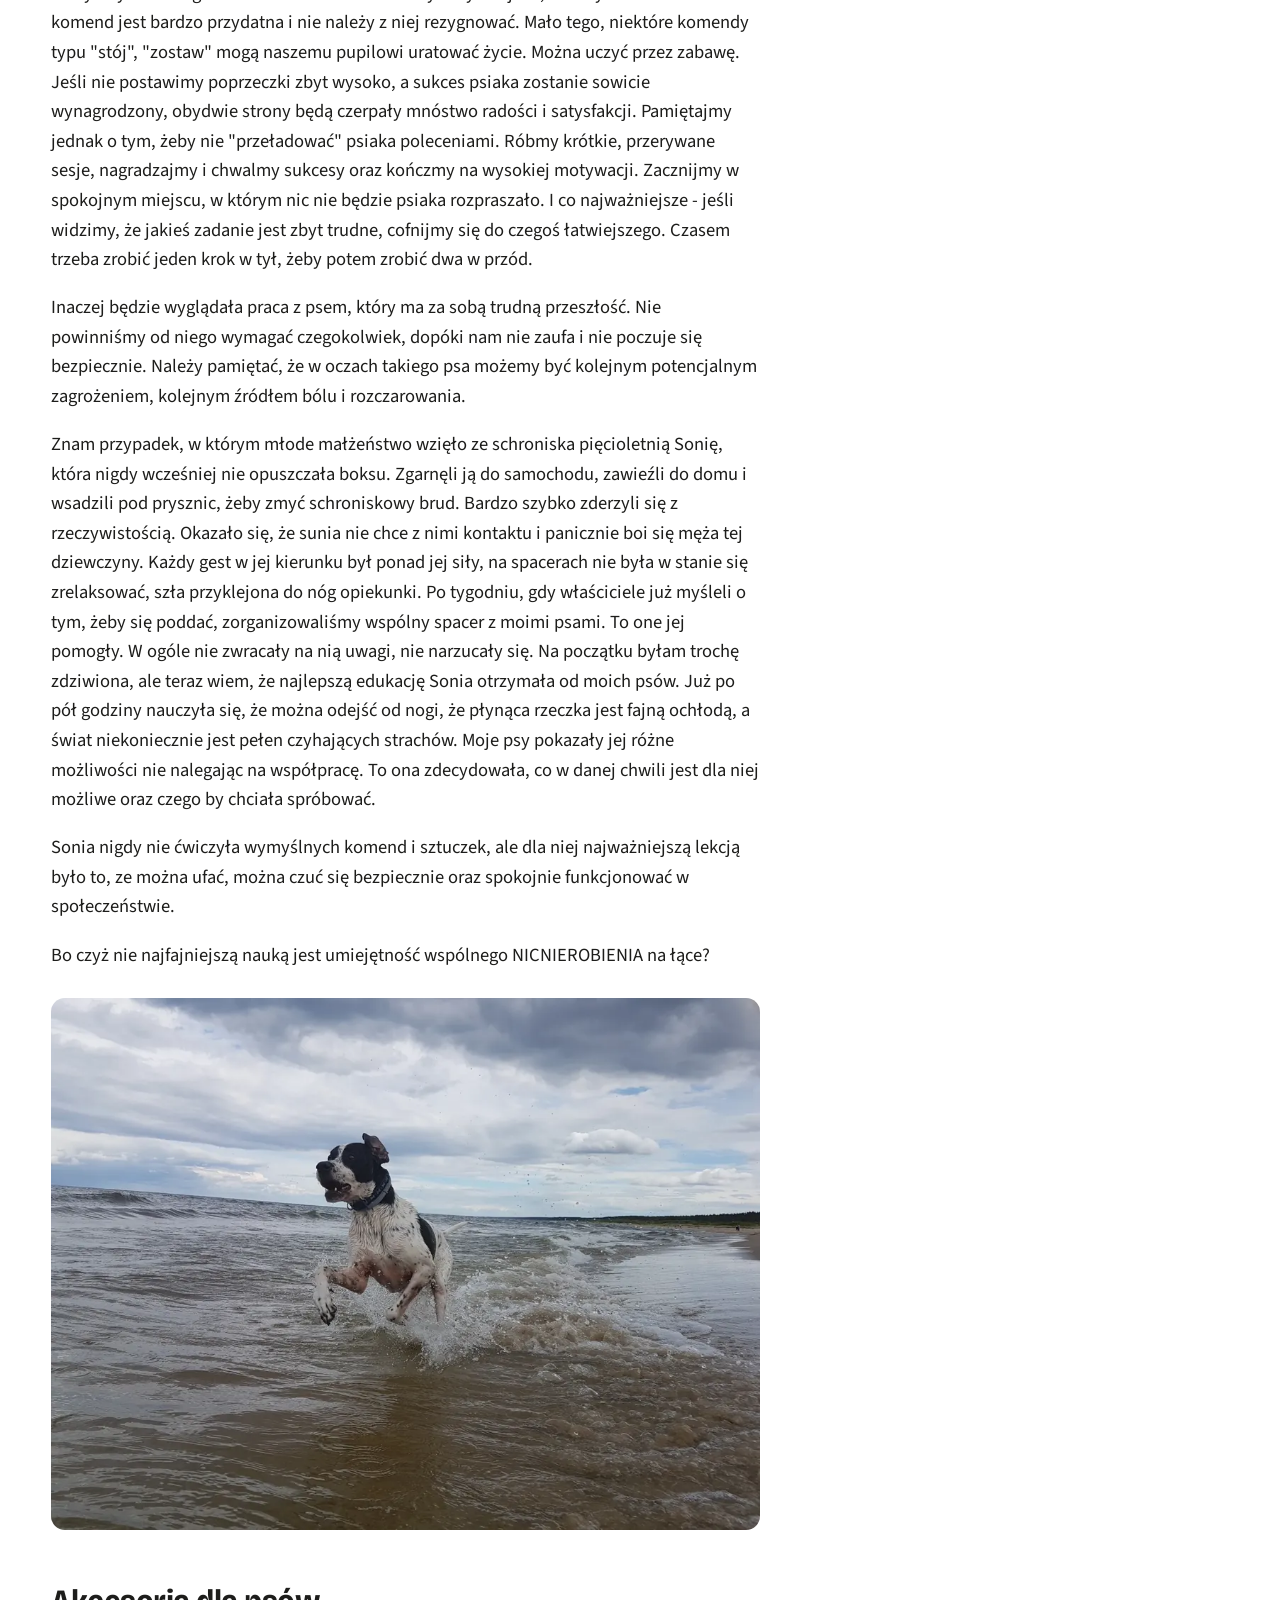
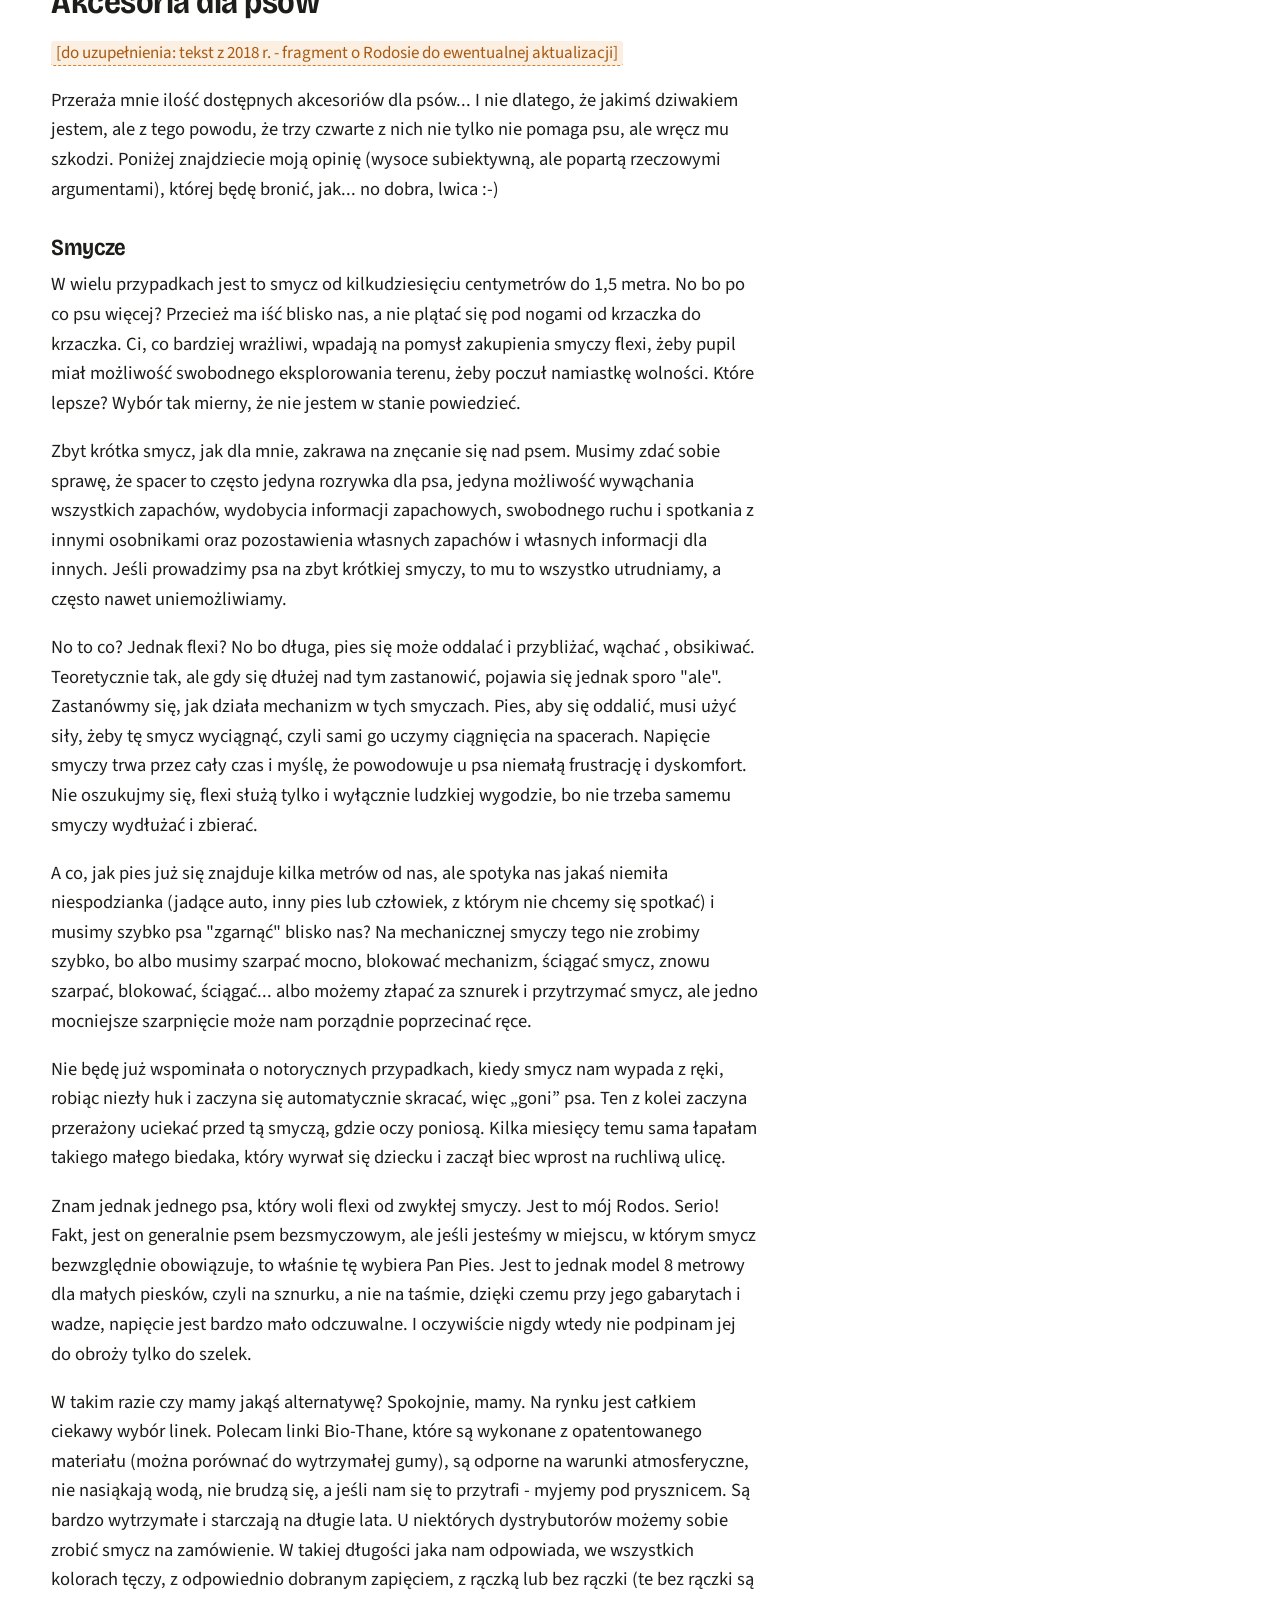
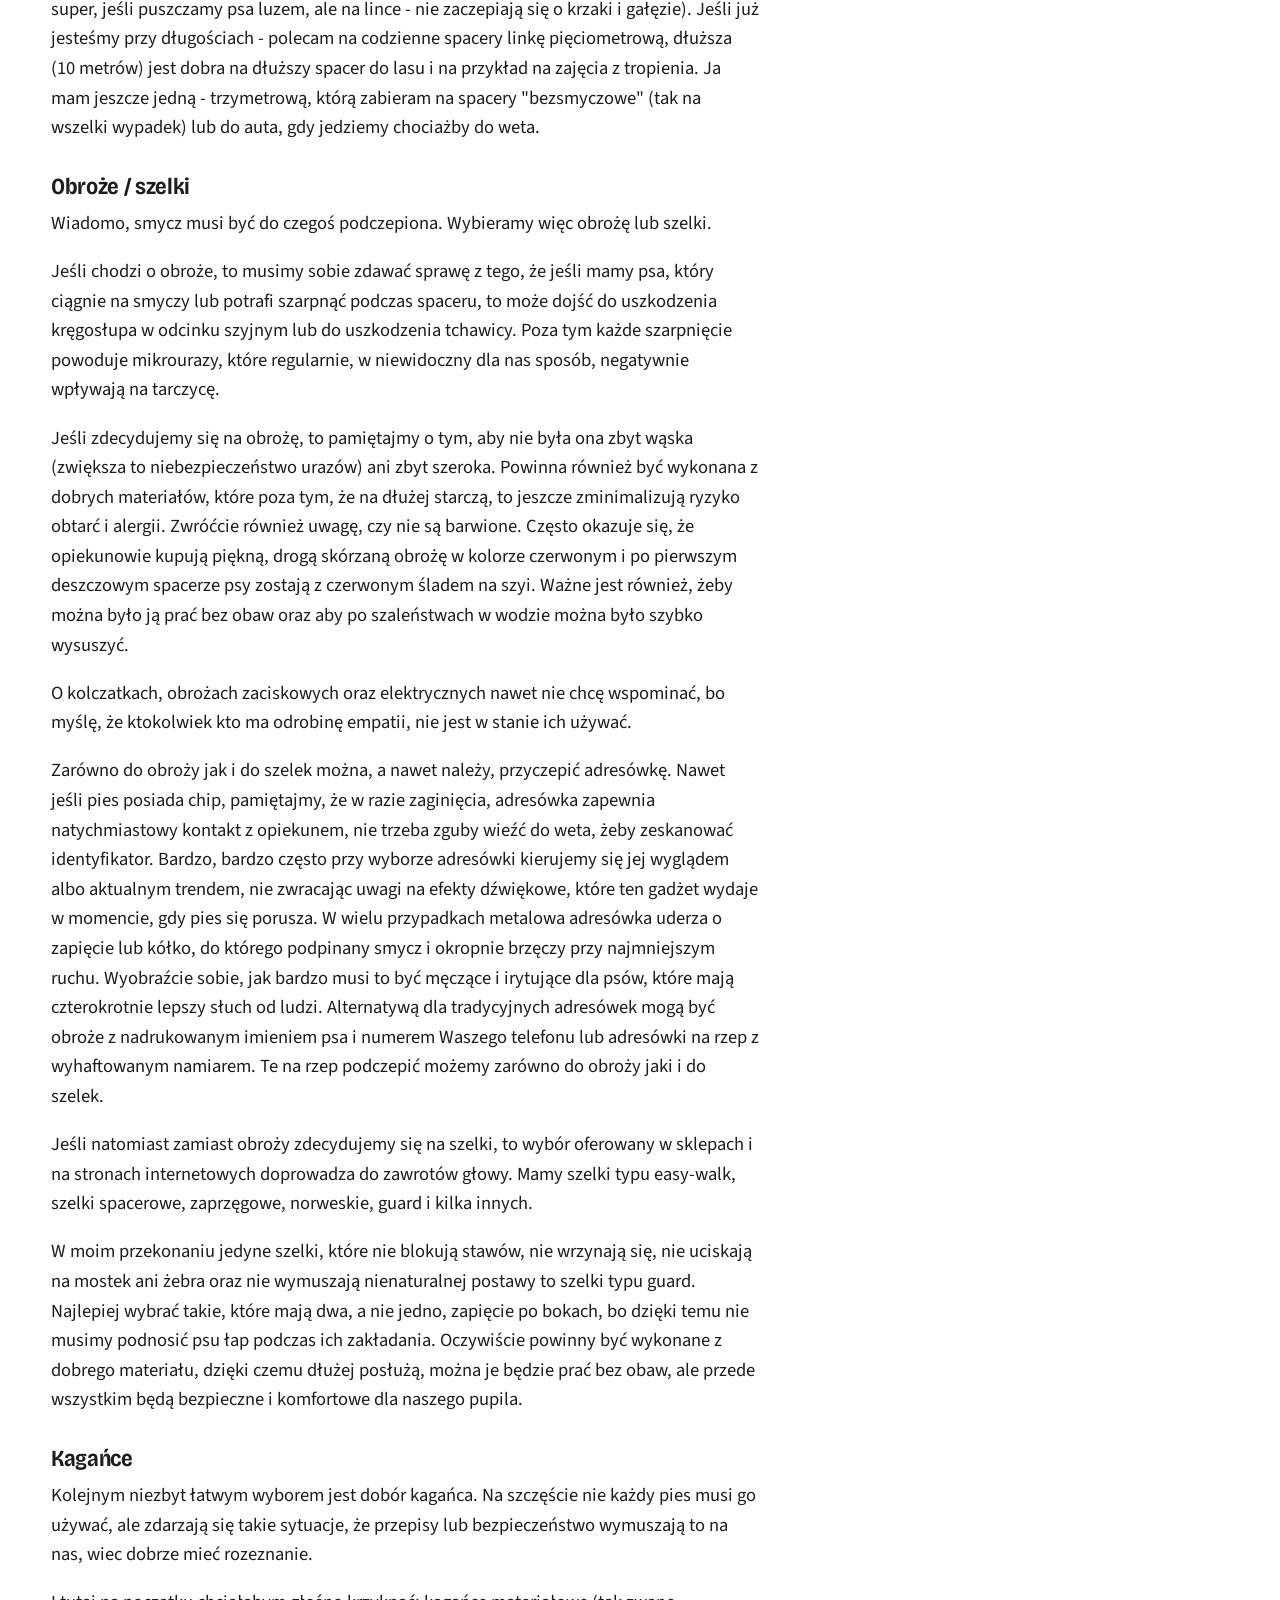
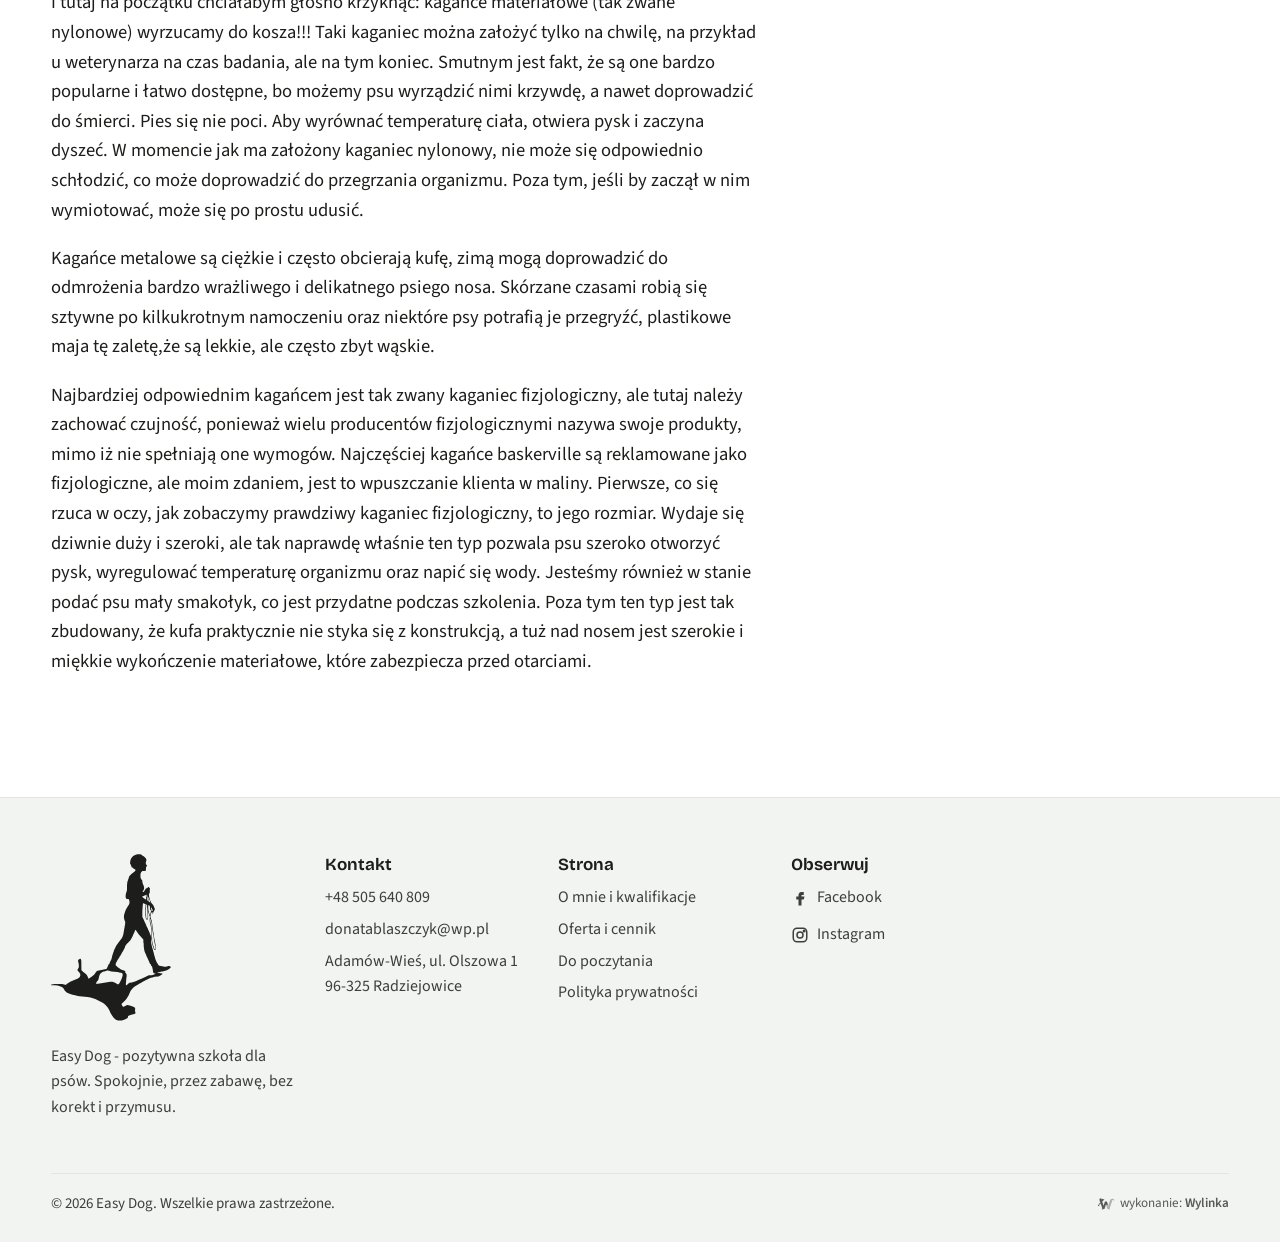
<file: poradnik.html>
<!doctype html>
<html lang="pl">
<head>
<meta charset="utf-8">
<meta name="viewport" content="width=device-width,initial-scale=1">
<meta name="robots" content="noindex,nofollow">
<title>Do poczytania - Easy Dog</title>
<meta name="description" content="Jak zacząć edukację psa i jakie akcesoria wybrać: smycze, linki, szelki, kagańce. Poradniki trenerki Easy Dog.">
<link rel="icon" href="img/znak.svg" type="image/svg+xml">
<link rel="preconnect" href="https://fonts.googleapis.com">
<link rel="preconnect" href="https://fonts.gstatic.com" crossorigin>
<link href="https://fonts.googleapis.com/css2?family=Bricolage+Grotesque:opsz,wdth,wght@12..96,75..100,400..700&family=Source+Sans+3:wght@400;600;700&display=swap" rel="stylesheet">
<link rel="stylesheet" href="style.css?v=2011b">
<style>
.wylinka-badge{display:inline-flex;align-items:center;gap:.4em;color:inherit;text-decoration:none;font-size:.875em;line-height:1;opacity:.85}
.wylinka-badge:hover,.wylinka-badge:focus-visible{opacity:1}
.wylinka-badge:focus-visible{outline:2px solid currentColor;outline-offset:3px;border-radius:2px}
.wylinka-badge svg{width:18px;height:18px;flex:none;overflow:visible}
.wylinka-badge b{font-weight:600}
.wylinka-badge .wy-old{opacity:.45;transform-origin:40px 30px;transition:transform .32s cubic-bezier(.3,.7,.4,1),opacity .32s ease-out}
.wylinka-badge .wy-pod{opacity:0;transition:opacity .2s ease-out .08s}
.wylinka-badge:hover .wy-old,.wylinka-badge:focus-visible .wy-old{transform:translate(9px,7px) rotate(9deg);opacity:0}
.wylinka-badge:hover .wy-pod,.wylinka-badge:focus-visible .wy-pod{opacity:1}
@media (prefers-reduced-motion:reduce){.wylinka-badge .wy-old,.wylinka-badge .wy-pod{transition:none}.wylinka-badge:hover .wy-old,.wylinka-badge:focus-visible .wy-old{transform:none;opacity:.45}.wylinka-badge:hover .wy-pod,.wylinka-badge:focus-visible .wy-pod{opacity:0}}
</style>
</head>
<body>
<header class="top">
 <div class="wrap">
  <a class="logo" href="index.html" aria-label="Easy Dog - strona główna"><svg role="img" aria-label="Easy Dog" xmlns="http://www.w3.org/2000/svg" viewBox="0 0 1240 531"><g fill="currentColor" fill-rule="evenodd"><path d="M284.0 1.0 279.8 0.5 274.8 0.8 267.8 3.0 261.5 6.5 256.0 12.5 253.0 18.8 252.2 23.5 251.8 32.0 253.8 33.5 257.2 42.8 258.5 43.2 259.5 43.0 263.5 47.2 267.5 48.8 269.0 51.0 268.0 53.8 265.2 56.8 256.0 64.0 250.0 69.8 249.0 71.2 247.0 78.2 245.0 82.8 245.0 83.8 243.0 89.0 242.0 98.8 242.0 115.0 238.0 128.0 237.5 136.2 238.2 140.2 239.8 142.5 241.8 143.5 246.5 143.5 248.2 144.5 249.8 150.8 249.8 156.5 248.0 161.8 245.0 165.2 239.0 175.8 236.5 181.5 233.0 192.5 232.2 196.8 232.2 203.2 234.0 211.0 236.0 215.2 236.2 221.0 230.0 257.0 228.0 263.0 225.8 267.2 224.0 269.5 224.0 270.2 212.0 285.5 212.0 286.2 210.2 288.2 206.2 294.8 206.0 296.2 203.0 301.2 203.0 302.0 200.2 307.5 200.0 309.8 198.0 314.2 194.0 327.2 194.0 329.0 192.0 335.5 190.0 339.8 188.0 342.8 186.0 349.0 183.0 351.8 182.0 353.8 182.0 354.8 181.0 356.2 180.0 359.8 178.0 363.2 177.8 364.8 176.2 366.0 167.5 368.0 164.2 368.2 148.2 372.0 145.5 373.2 143.8 375.0 138.5 382.5 135.2 385.8 126.2 393.0 125.2 393.2 120.0 396.8 118.8 395.8 115.8 388.5 112.8 384.0 101.0 374.0 97.8 370.5 96.8 368.5 96.5 341.0 95.8 336.8 94.8 334.5 93.8 333.8 92.2 333.8 89.8 335.0 87.2 337.0 86.0 339.8 86.2 342.5 87.0 344.0 88.2 349.8 88.8 357.2 88.0 361.8 84.2 368.5 84.2 370.0 85.2 372.0 90.2 377.5 93.2 382.0 93.2 386.0 92.8 388.2 91.0 392.0 90.0 393.0 84.2 396.8 79.8 399.0 76.0 400.2 61.0 407.0 52.5 412.2 47.8 416.0 45.0 416.2 35.5 414.2 11.0 413.8 2.2 415.2 0.0 416.5 0.0 417.5 2.0 418.0 12.0 417.8 21.2 419.0 28.0 420.8 35.0 423.8 40.0 428.2 44.2 435.2 49.0 439.8 51.5 441.5 61.0 445.8 71.5 448.8 73.5 448.8 85.2 451.8 91.5 452.8 116.2 455.0 125.8 457.0 141.0 462.0 163.0 472.8 168.2 476.0 172.8 479.8 180.0 487.8 184.0 494.2 188.0 502.5 188.2 504.0 193.8 513.0 194.2 514.5 200.2 522.0 206.5 527.8 208.8 528.8 211.5 529.0 212.5 529.8 226.5 529.8 227.5 529.0 233.0 527.8 242.8 523.0 244.8 520.2 245.0 517.5 245.8 516.0 247.0 514.8 255.5 511.8 265.2 509.5 267.2 508.8 268.8 507.2 268.8 504.5 267.0 498.0 267.8 496.0 268.0 492.2 266.8 489.5 265.5 488.2 256.2 484.2 243.8 481.0 240.5 481.2 234.8 484.8 231.2 486.0 229.8 486.0 227.0 484.0 224.8 479.2 225.0 476.5 235.8 466.2 240.5 460.5 247.8 448.5 248.8 445.5 249.8 444.2 249.8 443.5 250.5 442.8 252.8 437.2 254.8 433.8 260.8 426.2 267.5 420.8 274.8 416.8 280.8 412.8 284.2 411.2 293.5 405.8 295.2 405.2 299.5 402.8 315.8 395.0 321.5 392.8 323.2 392.8 329.5 391.0 342.2 389.8 351.0 385.5 354.8 381.8 354.2 380.5 344.0 378.8 338.2 379.2 338.2 378.5 341.5 376.8 343.8 376.5 352.2 374.0 355.5 373.8 360.8 372.5 369.0 369.8 375.8 365.8 380.5 361.8 381.2 360.5 381.0 359.2 379.8 358.0 376.2 356.2 373.8 356.2 366.2 358.8 361.8 359.0 345.5 356.0 343.5 355.0 341.8 353.2 339.8 350.5 338.8 347.5 336.8 345.8 331.8 333.2 331.8 332.0 327.8 319.2 326.8 313.8 325.8 311.5 324.8 306.5 322.0 297.8 319.8 288.0 318.5 280.2 319.0 267.2 317.5 259.5 314.8 253.5 314.8 252.2 313.8 250.8 313.8 250.0 313.0 249.2 310.8 243.5 308.8 240.0 308.8 238.8 302.8 226.8 302.8 225.5 300.8 222.2 299.8 219.2 297.0 214.2 296.8 212.5 295.8 211.2 295.8 210.5 290.8 200.5 290.8 182.2 292.0 164.0 292.5 161.5 292.5 157.5 293.2 156.8 294.0 156.8 297.8 158.5 299.2 158.8 301.2 159.8 301.8 160.5 301.0 164.2 301.0 168.0 300.0 176.5 300.0 192.2 302.0 205.5 303.2 207.8 305.5 209.2 307.2 208.8 308.8 206.5 309.2 202.2 308.8 186.2 309.2 185.2 309.8 185.5 311.0 188.5 311.0 190.2 314.8 200.0 314.0 211.0 315.2 220.2 317.0 226.5 319.0 237.8 319.8 247.2 319.8 269.0 321.0 281.0 323.0 290.0 327.2 302.2 328.2 304.2 329.8 305.8 331.8 306.0 332.8 305.2 333.2 303.5 332.8 288.8 327.2 260.0 326.8 254.0 324.8 243.2 324.8 241.0 322.8 228.5 322.8 225.8 320.8 213.5 316.5 200.5 317.0 196.2 319.2 187.0 322.2 184.8 323.0 184.8 323.2 186.0 322.0 188.8 322.0 190.0 322.5 190.5 323.5 190.5 323.8 189.2 325.8 186.2 327.0 182.8 329.8 178.0 330.5 176.0 330.5 174.2 329.8 173.2 329.8 172.2 329.0 171.2 326.5 164.5 323.8 160.5 319.0 155.0 317.8 151.5 315.8 148.2 314.8 145.5 314.8 144.2 313.8 142.2 313.8 140.8 312.2 135.2 311.8 127.0 313.8 124.0 314.8 119.2 314.8 117.5 314.0 116.0 315.0 112.5 314.8 109.2 312.8 107.5 312.2 106.0 311.2 105.2 310.2 105.2 306.2 108.0 302.5 109.8 300.0 112.8 298.0 116.5 298.0 117.2 295.5 120.0 293.2 121.0 292.0 121.0 291.5 120.5 291.8 119.5 293.5 117.2 295.8 112.0 296.5 109.2 296.5 106.5 294.8 100.5 293.8 99.0 292.8 95.2 291.0 91.5 291.0 87.2 290.5 84.5 286.8 79.2 284.8 74.0 284.8 63.5 287.0 58.2 290.8 54.5 293.0 53.8 300.0 53.8 301.8 52.8 302.2 51.8 301.8 49.0 302.8 47.8 302.0 45.2 303.0 44.5 302.0 41.2 303.5 40.0 305.0 39.5 306.0 38.5 306.0 37.8 303.0 33.5 301.8 30.0 301.8 26.5 302.8 24.0 302.8 22.5 304.0 20.0 303.8 18.2 301.8 13.8 295.2 7.2 292.8 6.0 288.2 2.5ZM337.5 379.2 338.2 379.2ZM143.2 411.2 145.8 407.0 149.8 402.2 150.8 400.2 153.8 387.8 156.8 381.5 163.5 376.0 167.8 374.0 170.0 373.8 179.0 371.0 181.5 371.0 192.2 373.8 211.2 375.8 220.5 377.8 223.8 378.0 225.2 378.5 227.8 381.5 228.2 384.2 227.8 388.2 224.0 399.2 223.0 400.5 223.0 401.2 217.8 411.5 213.5 415.8 204.0 410.2 195.8 406.8 188.8 407.0 159.8 411.8 154.2 412.0 150.2 412.8 144.5 413.0 143.2 412.2ZM269.2 241.5 279.0 255.2 294.0 272.5 294.0 281.2 295.0 285.2 295.2 295.5 297.0 306.2 298.2 311.0 300.0 314.8 300.2 316.2 302.8 320.8 303.2 323.0 309.0 334.8 309.0 335.8 310.0 337.2 314.0 347.0 315.2 349.2 318.0 352.0 318.2 354.8 321.0 357.5 321.8 359.0 323.8 366.8 325.0 375.8 326.2 378.2 327.5 379.5 329.5 380.2 332.5 380.2 332.8 381.0 331.8 382.0 321.5 385.8 318.0 386.2 312.2 386.0 309.5 386.8 302.0 391.0 284.2 399.0 279.8 400.2 269.8 404.8 257.5 408.8 249.5 409.8 242.2 416.5 240.0 417.8 239.0 417.8 238.5 416.2 238.5 412.5 239.8 395.5 240.8 388.8 240.8 384.2 239.8 381.0 236.0 377.0 236.8 374.5 236.2 373.5 234.2 372.0 222.8 368.0 216.2 363.0 212.5 360.8 206.8 355.2 205.8 353.2 205.8 350.0 206.8 347.0 212.0 337.5 217.8 328.8 217.8 328.0 219.8 324.5 221.8 322.0 225.8 314.5 229.5 309.0 234.8 298.5 236.0 294.5 238.0 290.5 241.8 285.8 247.5 280.5 252.8 274.2 257.8 266.2 260.5 260.5 261.8 256.5 262.8 255.2 262.8 254.5 265.8 248.5 266.8 245.0 268.5 242.0ZM316.2 206.8 317.0 207.2 318.0 210.2 318.0 211.8 320.0 218.8 324.0 250.5 327.0 266.8 328.0 275.0 330.8 288.2 331.8 297.2 331.8 303.5 331.2 304.0 330.2 304.0 329.8 303.5 328.8 300.5 327.8 299.2 326.8 294.8 325.8 293.0 325.8 291.8 323.8 285.8 322.0 276.5 320.8 237.5 319.8 233.2 319.8 230.8 317.8 223.0 316.0 213.5 315.8 207.5ZM322.8 175.5 323.8 176.8 323.8 179.2 322.8 181.2 321.0 182.5 320.8 180.8 321.8 178.8 321.8 176.5ZM310.5 162.8 313.0 163.8 314.8 166.0 315.2 178.2 316.0 179.0 317.0 178.8 317.8 177.8 318.0 173.8 318.8 170.8 319.8 170.2 321.0 171.2 321.0 174.2 320.0 178.8 318.0 183.8 316.0 192.2 316.0 194.2 315.2 195.0 313.8 192.8 313.8 191.5 311.8 186.2 310.0 178.2 309.5 168.8 309.8 163.5ZM307.8 162.5 308.0 163.5 307.5 164.0 307.0 163.0ZM303.5 160.8 304.5 160.8 305.5 162.5 307.0 179.8 307.8 201.5 307.0 206.0 305.8 207.2 303.8 205.2 303.0 202.8 302.8 196.8 301.8 190.5 301.8 178.8 302.8 169.2 303.0 161.2ZM310.2 137.2 310.8 137.5 312.0 140.8 312.0 142.8 313.0 144.8 313.0 145.8 315.0 149.8 315.2 151.2 316.8 153.5 316.5 154.5 315.0 154.0 310.0 150.2 309.8 139.0ZM308.2 134.2 308.8 135.5 308.5 148.5 307.5 149.0 306.8 148.5 306.2 146.8 306.8 137.8 307.5 134.8ZM290.8 135.5 291.5 134.8 295.0 133.5 298.0 131.8 302.2 130.5 302.8 131.0 303.0 144.2 302.5 144.8 301.5 144.5 293.5 139.0 290.8 136.5ZM306.2 129.5 306.8 130.5 306.0 132.0 305.8 136.2 305.0 136.8 304.5 136.0 304.0 130.5 304.8 129.5Z"/><path transform="translate(391.3 -151.5) scale(2.15)" d="M44.5 142.0 32.5 142.2 24.0 140.8 22.0 142.2 21.0 144.8 23.0 155.5 23.2 168.5 19.0 237.0 18.2 257.0 18.2 274.8 19.0 276.5 21.2 278.8 24.8 279.8 42.8 278.0 45.2 276.8 46.8 274.5 46.8 272.5 44.8 270.0 42.2 269.0 28.0 270.5 26.8 270.0 29.0 217.2 29.8 216.8 36.8 216.8 40.5 217.5 43.5 217.5 45.0 216.8 46.8 215.0 47.2 213.5 46.5 211.0 44.2 209.0 40.2 208.2 30.8 207.5 29.8 206.5 30.2 192.8 31.8 174.5 31.8 156.0 31.2 151.5 32.2 150.8 44.2 150.5 46.5 149.5 47.5 147.8 47.5 144.8 46.2 143.0ZM76.0 143.2 73.8 144.0 72.0 146.0 71.0 148.0 69.0 156.5 67.0 170.5 64.8 204.5 64.8 232.2 62.0 274.0 63.2 277.2 64.8 278.8 66.8 279.5 68.0 279.5 69.8 278.8 72.0 276.0 71.5 269.2 73.8 236.2 73.8 223.8 74.8 222.8 79.2 221.8 92.5 220.2 93.0 221.0 94.0 230.0 96.8 246.8 97.0 252.2 101.0 274.5 102.0 276.0 103.0 276.8 105.2 276.8 107.0 275.8 108.8 273.5 108.2 262.8 104.0 235.2 102.8 221.5 100.8 207.2 97.8 190.8 96.8 187.5 96.5 184.0 92.8 169.5 90.8 163.8 89.8 158.8 86.5 151.2 84.0 147.5 80.5 144.0 78.5 143.2ZM78.8 158.0 79.8 159.0 80.0 161.0 81.0 162.8 82.0 167.2 82.8 168.5 84.0 174.0 84.8 175.5 85.0 178.5 87.0 185.0 90.8 201.0 91.0 205.2 92.0 209.8 91.5 210.8 90.0 211.2 74.2 213.2 73.8 212.8 75.0 180.5 77.0 163.8 77.8 161.5 77.8 158.8ZM147.2 144.5 143.5 144.5 134.8 146.0 129.8 148.2 127.2 150.0 124.2 153.5 122.0 157.5 120.2 164.8 119.2 172.5 119.5 180.2 121.0 189.2 122.0 192.8 125.2 200.2 128.0 205.0 134.5 211.8 142.2 218.2 148.8 225.8 152.0 231.5 154.8 241.2 154.8 251.2 153.0 259.5 151.0 264.0 146.8 268.0 143.0 269.8 137.2 271.2 134.8 273.5 134.5 275.5 135.0 277.2 136.8 279.0 138.5 279.8 143.5 278.8 148.5 276.8 154.0 273.8 157.8 270.2 161.8 261.0 163.2 255.0 163.8 249.5 163.5 240.0 162.8 236.0 160.5 229.5 156.5 221.2 151.8 215.2 141.5 206.0 134.0 198.0 131.0 191.5 128.8 183.5 128.0 178.0 128.0 171.8 128.8 166.5 130.8 159.8 132.0 157.8 134.0 155.8 135.8 154.8 139.8 153.8 146.0 153.8 148.5 152.8 150.8 150.0 150.8 147.8 148.5 145.0ZM210.0 148.5 207.8 148.5 206.2 149.2 205.0 151.0 200.2 186.8 200.2 191.2 199.8 192.0 199.2 192.0 197.8 190.0 197.5 189.0 194.0 183.8 193.8 182.5 188.0 174.0 186.8 171.2 176.5 156.8 174.2 155.0 171.2 154.5 170.0 155.0 168.0 157.0 167.5 159.0 168.0 161.5 175.0 170.0 176.2 172.5 180.0 177.2 186.0 187.2 187.0 188.2 188.2 191.2 194.0 200.8 194.0 201.8 198.0 209.2 194.0 248.0 193.8 256.5 192.0 273.0 192.0 276.2 194.5 279.2 195.8 279.8 197.2 279.8 199.0 279.0 199.8 278.2 200.5 276.0 203.8 237.5 205.8 221.2 206.0 214.0 207.2 207.5 207.0 204.2 211.5 171.2 212.0 162.8 213.2 153.8 213.2 151.8 212.8 150.5 211.2 149.0Z"/><path transform="translate(195.0 -151.5) scale(2.15)" d="M344.5 141.0 342.5 141.8 341.0 143.2 340.2 144.8 340.2 146.2 344.0 154.5 345.0 158.2 348.0 177.5 350.0 205.5 351.0 241.0 351.0 260.2 350.0 269.5 350.0 276.8 351.5 278.8 354.0 279.8 356.8 278.8 362.8 271.2 368.8 258.5 372.8 245.8 375.5 231.5 375.8 225.0 376.8 217.8 377.5 206.2 377.5 187.2 375.5 171.5 372.8 163.2 369.2 156.8 363.0 149.8 358.0 146.0 354.0 144.2 351.5 143.8 347.5 141.2ZM353.8 154.8 354.8 154.8 357.2 156.5 363.0 163.5 366.8 173.2 368.0 179.0 369.0 187.5 369.2 202.5 367.8 223.0 366.8 230.2 363.5 245.8 361.0 253.0 361.0 254.5 359.8 255.5 358.8 254.2 359.2 253.2 359.5 237.5 357.2 183.8 355.8 168.8 353.8 156.5 353.2 155.5ZM411.5 148.5 409.2 149.0 406.8 150.2 403.0 154.5 400.2 159.5 400.0 161.5 397.2 169.2 394.2 185.5 394.0 217.8 395.2 244.5 396.2 253.0 399.0 265.8 401.0 271.5 404.2 276.2 407.2 278.8 409.2 279.5 412.5 279.8 416.8 278.5 420.8 274.5 423.8 264.8 425.5 244.0 426.5 217.5 424.0 176.5 422.5 164.8 420.8 158.5 417.5 151.8 415.0 149.5ZM410.8 158.8 412.0 159.5 413.0 162.2 413.8 166.8 416.8 197.8 417.2 212.5 416.8 249.8 414.8 264.0 414.0 265.8 413.8 268.0 412.0 271.0 411.0 271.0 409.0 268.2 405.8 256.0 403.8 234.5 402.5 208.2 402.5 193.5 403.8 181.5 406.8 167.8 408.8 161.8 410.0 159.2ZM461.8 148.2 458.5 149.0 455.0 151.0 452.2 154.8 449.0 162.5 446.2 176.2 445.0 187.8 444.0 206.5 444.0 229.2 446.0 249.2 449.0 262.2 451.0 267.5 454.2 273.0 458.8 276.8 462.5 278.5 468.5 279.2 472.0 278.8 475.0 277.5 478.5 274.8 479.8 272.5 482.8 261.0 484.0 251.2 484.8 249.8 484.8 221.8 483.0 219.0 480.5 218.0 469.8 216.8 465.2 215.8 461.8 216.0 460.0 217.5 459.5 219.5 460.0 222.8 461.2 224.2 474.8 226.2 476.0 227.2 475.0 253.2 473.8 260.8 473.0 262.5 472.8 266.0 472.0 268.2 470.5 269.8 467.8 270.8 466.5 270.5 462.0 268.0 458.8 263.2 456.0 254.8 454.5 247.5 453.0 230.2 453.0 202.0 454.5 180.5 456.8 168.2 458.8 161.8 460.5 158.5 462.5 157.0 464.8 157.0 467.0 157.8 471.8 160.5 474.5 161.0 475.8 160.5 477.5 158.8 478.0 156.2 477.0 154.2 472.0 150.0 466.0 148.5Z"/></g></svg></a>
  <nav class="nav" aria-label="Menu"><a href="index.html">Start</a><a href="o-mnie.html">O mnie</a><a href="oferta.html">Oferta i cennik</a><a href="poradnik.html" aria-current="page">Do poczytania</a><a href="index.html#kontakt">Kontakt</a><a class="mtel" href="tel:+48505640809">+48 505 640 809</a></nav>
  <a class="tel-top" href="tel:+48505640809"><svg viewBox="0 0 24 24" fill="none" stroke="currentColor" stroke-width="2" stroke-linecap="round" stroke-linejoin="round" aria-hidden="true"><path d="M22 16.9v3a2 2 0 0 1-2.2 2 19.8 19.8 0 0 1-8.6-3.1 19.5 19.5 0 0 1-6-6A19.8 19.8 0 0 1 2.1 4.2 2 2 0 0 1 4.1 2h3a2 2 0 0 1 2 1.7c.1.9.4 1.8.7 2.7a2 2 0 0 1-.5 2.1L8 9.8a16 16 0 0 0 6 6l1.3-1.3a2 2 0 0 1 2.1-.4c.9.3 1.8.6 2.7.7a2 2 0 0 1 1.7 2z"/></svg>+48 505 640 809</a>
  <button class="burger" aria-label="Otwórz menu" aria-expanded="false"><span></span><span></span><span></span></button>
 </div>
</header>
<main>

<section class="ph"><div class="wrap"><h1>Do poczytania</h1><p class="lead">Moje teksty o życiu z psem. Wysoce subiektywne, ale poparte rzeczowymi argumentami.</p><div class="toc"><a href="#jak-zaczac">Jak zacząć edukację psa?</a><a href="#akcesoria">Akcesoria dla psów</a></div></div></section>
<section class="sec"><div class="wrap split">
 <div class="prose">
  <article id="jak-zaczac" style="scroll-margin-top:90px"><h2 style="margin-top:0">Jak zacząć edukację psa?</h2><p>Każdy ma inne wymagania względem swojego psa. Pan z bloku obok nauczył swojego kundelka chodzić przy nodze, pani z warzywniaka natomiast nauczyła swoją pudlicę "prosić". Ktoś chce mieć psa aportującego, inny zaś psa w mig wykonującego komendy "siad" i "waruj". Ja natomiast pragnę mieć psa zrównoważonego, spokojnego i pewnego siebie.</p><p>Edukacja każdego psa będzie różnie przebiegać. Inaczej będziemy uczyć szczeniaka wziętego z dobrej hodowli, inaczej zaś znajdę po ciężkich i bolesnych doświadczeniach. Tempo, rodzaj i czas nauki powinien być zmienny, w zależności od możliwości i chęci psa. Wybierając zajęcia, należy wziąć pod uwagę możliwości zarówno fizyczne jak i emocjonalne, wiek, budowę ciała, temperament, upodobania oraz oczywiście stan zdrowia.</p><p>Psy uczą się już w pierwszych tygodniach swojego życia. Najpierw są to zapachy i dźwięki, które je otaczają, potem nauka zahamowanego gryzienia i zachowań społecznych. Gdy wprowadzamy szczeniaka do domu możemy, po oswojeniu go z nowym otoczeniem, zacząć naukę przez zabawę. Najpierw jednak zadbajmy o to, żeby szczeniak zaakceptował zmianę i zaczął czuć się swobodnie. Niech się zadomowi w nowym miejscu i zapozna z domownikami. Psy lubią wyzwania, więc jeśli nasze wymagania nie będą zbyt wygórowane, przyniosą wielką radość, satysfakcję i zabawę. Poprzez naukę połączoną z zabawą budujemy więź z naszym psem, ale należy pamiętać, że aby ta więź powstała musimy szanować psa, jego potrzeby i możliwości.</p><p>Oczywiście idealnie by było, jakby nasze szczeniaki mogły mieć stały kontakt ze swoją psią rodziną. Najlepiej by się uczyły od doświadczonej matki, ciotki, wujka. Rzadko jednak mamy taką możliwość, więc obowiązki spoczywają tylko na naszych barkach. Jednak jeśli wśród znajomych mamy dorosłego, zrównoważonego psa, wykorzystajmy to do nauki funkcjonowania bez pobudzenia, do omijania innych psów oraz do nauki radzenia sobie w nowych sytuacjach.</p><p>Edukacja psa to nie tylko nauka komend. Można konsekwentnie nie dokarmiać szczeniaka pod stołem lub nie zapraszać go do łóżka. Jeśli takie zasady będą przestrzegane, nie będziemy mieli błotnych śladów na nowej pościeli czy kałuży śliny przy stole podczas rodzinnego obiadu. Trudne? Łatwe! Wystarczy tylko nigdy nie zaprezentować psu wyżej wymienionych rozkoszy.</p><p>Mimo, iż uważam że najważniejszą lekcją dla psa jest nauka spokoju, wybierania korzystnych strategii oraz radzenie sobie w trudnych sytuacjach, to oczywiście nauka komend jest bardzo przydatna i nie należy z niej rezygnować. Mało tego, niektóre komendy typu "stój", "zostaw" mogą naszemu pupilowi uratować życie. Można uczyć przez zabawę. Jeśli nie postawimy poprzeczki zbyt wysoko, a sukces psiaka zostanie sowicie wynagrodzony, obydwie strony będą czerpały mnóstwo radości i satysfakcji. Pamiętajmy jednak o tym, żeby nie "przeładować" psiaka poleceniami. Róbmy krótkie, przerywane sesje, nagradzajmy i chwalmy sukcesy oraz kończmy na wysokiej motywacji. Zacznijmy w spokojnym miejscu, w którym nic nie będzie psiaka rozpraszało. I co najważniejsze - jeśli widzimy, że jakieś zadanie jest zbyt trudne, cofnijmy się do czegoś łatwiejszego. Czasem trzeba zrobić jeden krok w tył, żeby potem zrobić dwa w przód.</p><p>Inaczej będzie wyglądała praca z psem, który ma za sobą trudną przeszłość. Nie powinniśmy od niego wymagać czegokolwiek, dopóki nam nie zaufa i nie poczuje się bezpiecznie. Należy pamiętać, że w oczach takiego psa możemy być kolejnym potencjalnym zagrożeniem, kolejnym źródłem bólu i rozczarowania.</p><p>Znam przypadek, w którym młode małżeństwo wzięło ze schroniska pięcioletnią Sonię, która nigdy wcześniej nie opuszczała boksu. Zgarnęli ją do samochodu, zawieźli do domu i wsadzili pod prysznic, żeby zmyć schroniskowy brud. Bardzo szybko zderzyli się z rzeczywistością. Okazało się, że sunia nie chce z nimi kontaktu i panicznie boi się męża tej dziewczyny. Każdy gest w jej kierunku był ponad jej siły, na spacerach nie była w stanie się zrelaksować, szła przyklejona do nóg opiekunki. Po tygodniu, gdy właściciele już myśleli o tym, żeby się poddać, zorganizowaliśmy wspólny spacer z moimi psami. To one jej pomogły. W ogóle nie zwracały na nią uwagi, nie narzucały się. Na początku byłam trochę zdziwiona, ale teraz wiem, że najlepszą edukację Sonia otrzymała od moich psów. Już po pół godziny nauczyła się, że można odejść od nogi, że płynąca rzeczka jest fajną ochłodą, a świat niekoniecznie jest pełen czyhających strachów. Moje psy pokazały jej różne możliwości nie nalegając na współpracę. To ona zdecydowała, co w danej chwili jest dla niej możliwe oraz czego by chciała spróbować.</p><p>Sonia nigdy nie ćwiczyła wymyślnych komend i sztuczek, ale dla niej najważniejszą lekcją było to, ze można ufać, można czuć się bezpiecznie oraz spokojnie funkcjonować w społeczeństwie.</p><p>Bo czyż nie najfajniejszą nauką jest umiejętność wspólnego NICNIEROBIENIA na łące?</p></article>
  <img src="img/g02.webp" alt="Pies biegnący przez fale" width="1000" height="750" loading="lazy" decoding="async">
  <article id="akcesoria" style="scroll-margin-top:90px"><h2>Akcesoria dla psów</h2><p class="uwaga"><span class="uzup">[do uzupełnienia: tekst z 2018 r. - fragment o Rodosie do ewentualnej aktualizacji]</span></p><p>Przeraża mnie ilość dostępnych akcesoriów dla psów... I nie dlatego, że jakimś dziwakiem jestem, ale z tego powodu, że trzy czwarte z nich nie tylko nie pomaga psu, ale wręcz mu szkodzi. Poniżej znajdziecie moją opinię  (wysoce subiektywną, ale popartą rzeczowymi argumentami), której będę bronić, jak... no dobra, lwica :-)</p><h3>Smycze</h3><p>W wielu przypadkach jest to smycz od kilkudziesięciu centymetrów do 1,5 metra. No bo po co psu więcej? Przecież ma iść blisko nas, a nie plątać się pod nogami od krzaczka do krzaczka. Ci, co bardziej wrażliwi, wpadają na pomysł zakupienia smyczy flexi, żeby pupil miał możliwość swobodnego eksplorowania terenu, żeby poczuł namiastkę wolności. Które lepsze? Wybór tak mierny, że nie jestem w stanie powiedzieć.</p><p>Zbyt krótka smycz, jak dla mnie, zakrawa na znęcanie się nad psem. Musimy zdać sobie sprawę, że spacer to często jedyna rozrywka dla psa, jedyna możliwość wywąchania wszystkich zapachów, wydobycia informacji zapachowych, swobodnego ruchu i spotkania z innymi osobnikami oraz pozostawienia własnych zapachów i własnych informacji dla innych. Jeśli prowadzimy psa na zbyt krótkiej smyczy, to mu to wszystko utrudniamy, a często nawet uniemożliwiamy.</p><p>No to co? Jednak flexi? No bo długa, pies się może oddalać i przybliżać, wąchać , obsikiwać. Teoretycznie tak, ale gdy się dłużej nad tym zastanowić, pojawia się jednak sporo "ale". Zastanówmy się, jak działa mechanizm w tych smyczach. Pies, aby się oddalić, musi użyć siły, żeby tę smycz wyciągnąć, czyli sami go uczymy ciągnięcia na spacerach. Napięcie smyczy trwa przez cały czas i myślę, że powodowuje u psa niemałą frustrację i dyskomfort. Nie oszukujmy się, flexi służą tylko i wyłącznie ludzkiej wygodzie, bo nie trzeba samemu smyczy wydłużać i zbierać.</p><p>A co, jak pies już się znajduje kilka metrów od nas, ale spotyka nas jakaś niemiła niespodzianka (jadące auto, inny pies lub człowiek, z którym nie chcemy się spotkać) i musimy szybko psa "zgarnąć" blisko nas? Na mechanicznej smyczy tego nie zrobimy szybko, bo albo musimy szarpać mocno, blokować mechanizm, ściągać smycz, znowu szarpać, blokować, ściągać... albo możemy złapać za sznurek i przytrzymać smycz, ale jedno mocniejsze szarpnięcie może nam porządnie poprzecinać ręce.</p><p>Nie będę już wspominała o notorycznych przypadkach, kiedy smycz nam wypada z ręki, robiąc niezły huk i zaczyna się automatycznie skracać, więc „goni” psa. Ten z kolei zaczyna przerażony uciekać przed tą smyczą, gdzie oczy poniosą. Kilka miesięcy temu sama łapałam takiego małego biedaka, który wyrwał się dziecku i zaczął biec wprost na ruchliwą ulicę.</p><p>Znam jednak jednego psa, który woli flexi od zwykłej smyczy. Jest to mój Rodos. Serio! Fakt, jest on generalnie psem bezsmyczowym, ale jeśli jesteśmy w miejscu, w którym smycz bezwzględnie obowiązuje, to właśnie tę wybiera Pan Pies. Jest to jednak model 8 metrowy dla małych piesków, czyli na sznurku, a nie na taśmie, dzięki czemu przy jego gabarytach i wadze, napięcie jest bardzo mało odczuwalne. I oczywiście nigdy wtedy nie podpinam jej do obroży tylko do szelek.</p><p>W takim razie czy mamy jakąś alternatywę? Spokojnie, mamy. Na rynku jest całkiem ciekawy wybór linek. Polecam linki Bio-Thane, które są wykonane z opatentowanego materiału (można porównać do wytrzymałej gumy), są odporne na warunki atmosferyczne, nie nasiąkają wodą, nie brudzą się, a jeśli nam się to przytrafi - myjemy pod prysznicem. Są bardzo wytrzymałe i starczają na długie lata. U niektórych dystrybutorów możemy sobie zrobić smycz na zamówienie. W takiej długości jaka nam odpowiada, we wszystkich kolorach tęczy, z odpowiednio dobranym zapięciem, z rączką lub bez rączki (te bez rączki są super, jeśli puszczamy psa luzem, ale na lince - nie zaczepiają się o krzaki i gałęzie). Jeśli już jesteśmy przy długościach - polecam na codzienne spacery linkę pięciometrową, dłuższa (10 metrów) jest dobra na dłuższy spacer do lasu i na przykład na zajęcia z tropienia. Ja mam jeszcze jedną - trzymetrową, którą zabieram na spacery "bezsmyczowe" (tak na wszelki wypadek) lub do auta, gdy jedziemy chociażby do weta.</p><h3>Obroże / szelki</h3><p>Wiadomo, smycz musi być do czegoś podczepiona. Wybieramy więc obrożę lub szelki.</p><p>Jeśli chodzi o obroże, to musimy sobie zdawać sprawę z tego, że jeśli mamy psa, który ciągnie na smyczy lub potrafi szarpnąć podczas spaceru, to może dojść do uszkodzenia kręgosłupa w odcinku szyjnym lub do uszkodzenia tchawicy. Poza tym każde szarpnięcie powoduje mikrourazy, które regularnie, w niewidoczny dla nas sposób, negatywnie wpływają na tarczycę.</p><p>Jeśli zdecydujemy się na obrożę, to pamiętajmy o tym, aby nie była ona zbyt wąska (zwiększa to niebezpieczeństwo urazów) ani zbyt szeroka. Powinna również być wykonana z dobrych materiałów, które poza tym, że na dłużej starczą, to jeszcze zminimalizują ryzyko obtarć i alergii. Zwróćcie również uwagę, czy nie są barwione. Często okazuje się, że opiekunowie kupują piękną, drogą skórzaną obrożę w kolorze czerwonym i po pierwszym deszczowym spacerze psy zostają z czerwonym śladem na szyi. Ważne jest również, żeby można było ją prać bez obaw oraz aby po szaleństwach w wodzie można było szybko wysuszyć.</p><p>O kolczatkach, obrożach zaciskowych oraz elektrycznych nawet nie chcę wspominać, bo myślę, że ktokolwiek kto ma odrobinę empatii, nie jest w stanie ich używać.</p><p>Zarówno do obroży jak i do szelek można, a nawet należy, przyczepić adresówkę. Nawet jeśli pies posiada chip, pamiętajmy, że w razie zaginięcia, adresówka zapewnia natychmiastowy kontakt z opiekunem, nie trzeba zguby wieźć do weta, żeby zeskanować identyfikator. Bardzo, bardzo często przy wyborze adresówki kierujemy się jej wyglądem albo aktualnym trendem, nie zwracając uwagi na efekty dźwiękowe, które ten gadżet wydaje w momencie, gdy pies się porusza. W wielu przypadkach metalowa adresówka uderza o zapięcie lub kółko, do którego podpinany smycz i okropnie brzęczy przy najmniejszym ruchu. Wyobraźcie sobie, jak bardzo musi to być męczące i irytujące dla psów, które mają czterokrotnie lepszy słuch od ludzi. Alternatywą dla tradycyjnych adresówek mogą być obroże z nadrukowanym imieniem psa i numerem Waszego telefonu lub adresówki na rzep z wyhaftowanym namiarem. Te na rzep podczepić możemy zarówno do obroży jaki i do szelek.</p><p>Jeśli natomiast zamiast obroży zdecydujemy się na szelki, to wybór oferowany w sklepach i na stronach internetowych doprowadza do zawrotów głowy. Mamy szelki typu easy-walk, szelki spacerowe, zaprzęgowe, norweskie, guard i kilka innych.</p><p>W moim przekonaniu jedyne szelki, które nie blokują stawów, nie wrzynają się, nie uciskają na mostek ani żebra oraz nie wymuszają nienaturalnej postawy to szelki typu guard. Najlepiej wybrać takie, które mają dwa, a nie jedno, zapięcie po bokach, bo dzięki temu nie musimy podnosić psu łap podczas ich zakładania. Oczywiście powinny być wykonane z dobrego materiału, dzięki czemu dłużej posłużą, można je będzie prać bez obaw, ale przede wszystkim będą bezpieczne i komfortowe dla naszego pupila.</p><h3>Kagańce</h3><p>Kolejnym niezbyt łatwym wyborem jest dobór kagańca. Na szczęście nie każdy pies musi go używać, ale zdarzają się takie sytuacje, że przepisy lub bezpieczeństwo wymuszają to na nas, wiec dobrze mieć rozeznanie.</p><p>I tutaj na początku chciałabym głośno krzyknąć: kagańce materiałowe (tak zwane nylonowe) wyrzucamy do kosza!!! Taki kaganiec można założyć tylko na chwilę, na przykład u weterynarza na czas badania, ale na tym koniec. Smutnym jest fakt, że są one bardzo popularne i łatwo dostępne, bo możemy psu wyrządzić nimi krzywdę, a nawet doprowadzić do śmierci. Pies się nie poci. Aby wyrównać temperaturę ciała, otwiera pysk i zaczyna dyszeć. W momencie jak ma założony kaganiec nylonowy, nie może się odpowiednio schłodzić, co może doprowadzić do przegrzania organizmu. Poza tym, jeśli by zaczął w nim wymiotować, może się po prostu udusić.</p><p>Kagańce metalowe są ciężkie i często obcierają kufę, zimą mogą doprowadzić do odmrożenia bardzo wrażliwego i delikatnego psiego nosa. Skórzane czasami robią się sztywne po kilkukrotnym namoczeniu oraz niektóre psy potrafią je przegryźć, plastikowe maja tę zaletę,że są lekkie, ale często zbyt wąskie.</p><p>Najbardziej odpowiednim kagańcem jest tak zwany kaganiec fizjologiczny, ale tutaj należy zachować czujność, ponieważ wielu producentów fizjologicznymi nazywa swoje produkty, mimo iż nie spełniają one wymogów. Najczęściej kagańce baskerville są reklamowane jako fizjologiczne, ale moim zdaniem, jest to wpuszczanie klienta w maliny. Pierwsze, co się rzuca w oczy, jak zobaczymy prawdziwy kaganiec fizjologiczny, to jego rozmiar. Wydaje się dziwnie duży i szeroki, ale tak naprawdę właśnie ten typ pozwala psu szeroko otworzyć pysk, wyregulować temperaturę organizmu oraz napić się wody. Jesteśmy również w stanie podać psu mały smakołyk, co jest przydatne podczas szkolenia. Poza tym ten typ jest tak zbudowany, że kufa praktycznie nie styka się z konstrukcją, a tuż nad nosem jest szerokie i miękkie wykończenie materiałowe, które zabezpiecza przed otarciami.</p></article>
 </div>
 <aside class="stick"><img src="img/g06.webp" alt="Pies na polnej drodze" width="900" height="900" loading="lazy" decoding="async"><a class="btn btn-p" href="index.html#kontakt" style="width:100%;justify-content:center">Zapytaj o zajęcia <svg viewBox="0 0 26 12" fill="none" stroke="currentColor" stroke-width="2" stroke-linecap="round" stroke-linejoin="round" aria-hidden="true"><path d="M1 7c3-5 6 3 9-1s4-3 6-1 3 1 8 1"/><path d="m20 2 4 4-4 4"/></svg></a></aside>
</div></section>
</main>
<footer class="foot">
 <div class="wrap">
  <div class="g">
   <div>
    <div class="fz"><svg aria-hidden="true" xmlns="http://www.w3.org/2000/svg" viewBox="0 0 382 531"><path fill="currentColor" fill-rule="evenodd" d="M284.0 1.0 279.8 0.5 274.8 0.8 267.8 3.0 261.5 6.5 256.0 12.5 253.0 18.8 252.2 23.5 251.8 32.0 253.8 33.5 257.2 42.8 258.5 43.2 259.5 43.0 263.5 47.2 267.5 48.8 269.0 51.0 268.0 53.8 265.2 56.8 256.0 64.0 250.0 69.8 249.0 71.2 247.0 78.2 245.0 82.8 245.0 83.8 243.0 89.0 242.0 98.8 242.0 115.0 238.0 128.0 237.5 136.2 238.2 140.2 239.8 142.5 241.8 143.5 246.5 143.5 248.2 144.5 249.8 150.8 249.8 156.5 248.0 161.8 245.0 165.2 239.0 175.8 236.5 181.5 233.0 192.5 232.2 196.8 232.2 203.2 234.0 211.0 236.0 215.2 236.2 221.0 230.0 257.0 228.0 263.0 225.8 267.2 224.0 269.5 224.0 270.2 212.0 285.5 212.0 286.2 210.2 288.2 206.2 294.8 206.0 296.2 203.0 301.2 203.0 302.0 200.2 307.5 200.0 309.8 198.0 314.2 194.0 327.2 194.0 329.0 192.0 335.5 190.0 339.8 188.0 342.8 186.0 349.0 183.0 351.8 182.0 353.8 182.0 354.8 181.0 356.2 180.0 359.8 178.0 363.2 177.8 364.8 176.2 366.0 167.5 368.0 164.2 368.2 148.2 372.0 145.5 373.2 143.8 375.0 138.5 382.5 135.2 385.8 126.2 393.0 125.2 393.2 120.0 396.8 118.8 395.8 115.8 388.5 112.8 384.0 101.0 374.0 97.8 370.5 96.8 368.5 96.5 341.0 95.8 336.8 94.8 334.5 93.8 333.8 92.2 333.8 89.8 335.0 87.2 337.0 86.0 339.8 86.2 342.5 87.0 344.0 88.2 349.8 88.8 357.2 88.0 361.8 84.2 368.5 84.2 370.0 85.2 372.0 90.2 377.5 93.2 382.0 93.2 386.0 92.8 388.2 91.0 392.0 90.0 393.0 84.2 396.8 79.8 399.0 76.0 400.2 61.0 407.0 52.5 412.2 47.8 416.0 45.0 416.2 35.5 414.2 11.0 413.8 2.2 415.2 0.0 416.5 0.0 417.5 2.0 418.0 12.0 417.8 21.2 419.0 28.0 420.8 35.0 423.8 40.0 428.2 44.2 435.2 49.0 439.8 51.5 441.5 61.0 445.8 71.5 448.8 73.5 448.8 85.2 451.8 91.5 452.8 116.2 455.0 125.8 457.0 141.0 462.0 163.0 472.8 168.2 476.0 172.8 479.8 180.0 487.8 184.0 494.2 188.0 502.5 188.2 504.0 193.8 513.0 194.2 514.5 200.2 522.0 206.5 527.8 208.8 528.8 211.5 529.0 212.5 529.8 226.5 529.8 227.5 529.0 233.0 527.8 242.8 523.0 244.8 520.2 245.0 517.5 245.8 516.0 247.0 514.8 255.5 511.8 265.2 509.5 267.2 508.8 268.8 507.2 268.8 504.5 267.0 498.0 267.8 496.0 268.0 492.2 266.8 489.5 265.5 488.2 256.2 484.2 243.8 481.0 240.5 481.2 234.8 484.8 231.2 486.0 229.8 486.0 227.0 484.0 224.8 479.2 225.0 476.5 235.8 466.2 240.5 460.5 247.8 448.5 248.8 445.5 249.8 444.2 249.8 443.5 250.5 442.8 252.8 437.2 254.8 433.8 260.8 426.2 267.5 420.8 274.8 416.8 280.8 412.8 284.2 411.2 293.5 405.8 295.2 405.2 299.5 402.8 315.8 395.0 321.5 392.8 323.2 392.8 329.5 391.0 342.2 389.8 351.0 385.5 354.8 381.8 354.2 380.5 344.0 378.8 338.2 379.2 338.2 378.5 341.5 376.8 343.8 376.5 352.2 374.0 355.5 373.8 360.8 372.5 369.0 369.8 375.8 365.8 380.5 361.8 381.2 360.5 381.0 359.2 379.8 358.0 376.2 356.2 373.8 356.2 366.2 358.8 361.8 359.0 345.5 356.0 343.5 355.0 341.8 353.2 339.8 350.5 338.8 347.5 336.8 345.8 331.8 333.2 331.8 332.0 327.8 319.2 326.8 313.8 325.8 311.5 324.8 306.5 322.0 297.8 319.8 288.0 318.5 280.2 319.0 267.2 317.5 259.5 314.8 253.5 314.8 252.2 313.8 250.8 313.8 250.0 313.0 249.2 310.8 243.5 308.8 240.0 308.8 238.8 302.8 226.8 302.8 225.5 300.8 222.2 299.8 219.2 297.0 214.2 296.8 212.5 295.8 211.2 295.8 210.5 290.8 200.5 290.8 182.2 292.0 164.0 292.5 161.5 292.5 157.5 293.2 156.8 294.0 156.8 297.8 158.5 299.2 158.8 301.2 159.8 301.8 160.5 301.0 164.2 301.0 168.0 300.0 176.5 300.0 192.2 302.0 205.5 303.2 207.8 305.5 209.2 307.2 208.8 308.8 206.5 309.2 202.2 308.8 186.2 309.2 185.2 309.8 185.5 311.0 188.5 311.0 190.2 314.8 200.0 314.0 211.0 315.2 220.2 317.0 226.5 319.0 237.8 319.8 247.2 319.8 269.0 321.0 281.0 323.0 290.0 327.2 302.2 328.2 304.2 329.8 305.8 331.8 306.0 332.8 305.2 333.2 303.5 332.8 288.8 327.2 260.0 326.8 254.0 324.8 243.2 324.8 241.0 322.8 228.5 322.8 225.8 320.8 213.5 316.5 200.5 317.0 196.2 319.2 187.0 322.2 184.8 323.0 184.8 323.2 186.0 322.0 188.8 322.0 190.0 322.5 190.5 323.5 190.5 323.8 189.2 325.8 186.2 327.0 182.8 329.8 178.0 330.5 176.0 330.5 174.2 329.8 173.2 329.8 172.2 329.0 171.2 326.5 164.5 323.8 160.5 319.0 155.0 317.8 151.5 315.8 148.2 314.8 145.5 314.8 144.2 313.8 142.2 313.8 140.8 312.2 135.2 311.8 127.0 313.8 124.0 314.8 119.2 314.8 117.5 314.0 116.0 315.0 112.5 314.8 109.2 312.8 107.5 312.2 106.0 311.2 105.2 310.2 105.2 306.2 108.0 302.5 109.8 300.0 112.8 298.0 116.5 298.0 117.2 295.5 120.0 293.2 121.0 292.0 121.0 291.5 120.5 291.8 119.5 293.5 117.2 295.8 112.0 296.5 109.2 296.5 106.5 294.8 100.5 293.8 99.0 292.8 95.2 291.0 91.5 291.0 87.2 290.5 84.5 286.8 79.2 284.8 74.0 284.8 63.5 287.0 58.2 290.8 54.5 293.0 53.8 300.0 53.8 301.8 52.8 302.2 51.8 301.8 49.0 302.8 47.8 302.0 45.2 303.0 44.5 302.0 41.2 303.5 40.0 305.0 39.5 306.0 38.5 306.0 37.8 303.0 33.5 301.8 30.0 301.8 26.5 302.8 24.0 302.8 22.5 304.0 20.0 303.8 18.2 301.8 13.8 295.2 7.2 292.8 6.0 288.2 2.5ZM337.5 379.2 338.2 379.2ZM143.2 411.2 145.8 407.0 149.8 402.2 150.8 400.2 153.8 387.8 156.8 381.5 163.5 376.0 167.8 374.0 170.0 373.8 179.0 371.0 181.5 371.0 192.2 373.8 211.2 375.8 220.5 377.8 223.8 378.0 225.2 378.5 227.8 381.5 228.2 384.2 227.8 388.2 224.0 399.2 223.0 400.5 223.0 401.2 217.8 411.5 213.5 415.8 204.0 410.2 195.8 406.8 188.8 407.0 159.8 411.8 154.2 412.0 150.2 412.8 144.5 413.0 143.2 412.2ZM269.2 241.5 279.0 255.2 294.0 272.5 294.0 281.2 295.0 285.2 295.2 295.5 297.0 306.2 298.2 311.0 300.0 314.8 300.2 316.2 302.8 320.8 303.2 323.0 309.0 334.8 309.0 335.8 310.0 337.2 314.0 347.0 315.2 349.2 318.0 352.0 318.2 354.8 321.0 357.5 321.8 359.0 323.8 366.8 325.0 375.8 326.2 378.2 327.5 379.5 329.5 380.2 332.5 380.2 332.8 381.0 331.8 382.0 321.5 385.8 318.0 386.2 312.2 386.0 309.5 386.8 302.0 391.0 284.2 399.0 279.8 400.2 269.8 404.8 257.5 408.8 249.5 409.8 242.2 416.5 240.0 417.8 239.0 417.8 238.5 416.2 238.5 412.5 239.8 395.5 240.8 388.8 240.8 384.2 239.8 381.0 236.0 377.0 236.8 374.5 236.2 373.5 234.2 372.0 222.8 368.0 216.2 363.0 212.5 360.8 206.8 355.2 205.8 353.2 205.8 350.0 206.8 347.0 212.0 337.5 217.8 328.8 217.8 328.0 219.8 324.5 221.8 322.0 225.8 314.5 229.5 309.0 234.8 298.5 236.0 294.5 238.0 290.5 241.8 285.8 247.5 280.5 252.8 274.2 257.8 266.2 260.5 260.5 261.8 256.5 262.8 255.2 262.8 254.5 265.8 248.5 266.8 245.0 268.5 242.0ZM316.2 206.8 317.0 207.2 318.0 210.2 318.0 211.8 320.0 218.8 324.0 250.5 327.0 266.8 328.0 275.0 330.8 288.2 331.8 297.2 331.8 303.5 331.2 304.0 330.2 304.0 329.8 303.5 328.8 300.5 327.8 299.2 326.8 294.8 325.8 293.0 325.8 291.8 323.8 285.8 322.0 276.5 320.8 237.5 319.8 233.2 319.8 230.8 317.8 223.0 316.0 213.5 315.8 207.5ZM322.8 175.5 323.8 176.8 323.8 179.2 322.8 181.2 321.0 182.5 320.8 180.8 321.8 178.8 321.8 176.5ZM310.5 162.8 313.0 163.8 314.8 166.0 315.2 178.2 316.0 179.0 317.0 178.8 317.8 177.8 318.0 173.8 318.8 170.8 319.8 170.2 321.0 171.2 321.0 174.2 320.0 178.8 318.0 183.8 316.0 192.2 316.0 194.2 315.2 195.0 313.8 192.8 313.8 191.5 311.8 186.2 310.0 178.2 309.5 168.8 309.8 163.5ZM307.8 162.5 308.0 163.5 307.5 164.0 307.0 163.0ZM303.5 160.8 304.5 160.8 305.5 162.5 307.0 179.8 307.8 201.5 307.0 206.0 305.8 207.2 303.8 205.2 303.0 202.8 302.8 196.8 301.8 190.5 301.8 178.8 302.8 169.2 303.0 161.2ZM310.2 137.2 310.8 137.5 312.0 140.8 312.0 142.8 313.0 144.8 313.0 145.8 315.0 149.8 315.2 151.2 316.8 153.5 316.5 154.5 315.0 154.0 310.0 150.2 309.8 139.0ZM308.2 134.2 308.8 135.5 308.5 148.5 307.5 149.0 306.8 148.5 306.2 146.8 306.8 137.8 307.5 134.8ZM290.8 135.5 291.5 134.8 295.0 133.5 298.0 131.8 302.2 130.5 302.8 131.0 303.0 144.2 302.5 144.8 301.5 144.5 293.5 139.0 290.8 136.5ZM306.2 129.5 306.8 130.5 306.0 132.0 305.8 136.2 305.0 136.8 304.5 136.0 304.0 130.5 304.8 129.5Z"/></svg></div>
    <p style="margin-top:14px;max-width:340px">Easy Dog - pozytywna szkoła dla psów. Spokojnie, przez zabawę, bez korekt i przymusu.</p>
   </div>
   <div><h4>Kontakt</h4><ul><li><a href="tel:+48505640809">+48 505 640 809</a></li><li><a href="mailto:donatablaszczyk@wp.pl">donatablaszczyk@wp.pl</a></li><li>Adamów-Wieś, ul. Olszowa 1<br>96-325 Radziejowice</li></ul></div>
   <div><h4>Strona</h4><ul><li><a href="o-mnie.html">O mnie i kwalifikacje</a></li><li><a href="oferta.html">Oferta i cennik</a></li><li><a href="poradnik.html">Do poczytania</a></li><li><a href="polityka-prywatnosci.html">Polityka prywatności</a></li></ul></div>
   <div><h4>Obserwuj</h4><ul><li><a href="https://www.facebook.com/szkoladlapsoweasydog" rel="noopener" style="display:inline-flex;gap:8px;align-items:center"><svg viewBox="0 0 24 24" fill="currentColor" aria-hidden="true" width="18" height="18"><path d="M14 8h3V4h-3c-2.8 0-4 1.8-4 4.3V10H7v4h3v8h4v-8h3l1-4h-4V8.6c0-.4.3-.6.6-.6z"/></svg>Facebook</a></li><li><a href="https://www.instagram.com/easydog_szkola_dla_psow/" rel="noopener" style="display:inline-flex;gap:8px;align-items:center"><svg viewBox="0 0 24 24" fill="none" stroke="currentColor" stroke-width="2" aria-hidden="true" width="18" height="18"><rect x="3" y="3" width="18" height="18" rx="5"/><circle cx="12" cy="12" r="4"/><circle cx="17.5" cy="6.5" r="1" fill="currentColor"/></svg>Instagram</a></li></ul></div>
  </div>
  <div class="dol"><span>© <span data-rok>2026</span> Easy Dog. Wszelkie prawa zastrzeżone.</span><a class="wylinka-badge" href="https://wylinka.pl/?utm_source=easy-dog.pl&amp;utm_medium=stopka&amp;utm_campaign=wykonanie" rel="noopener" title="Strona wykonana przez Wylinka"><svg viewBox="0 0 64 64" aria-hidden="true" focusable="false" fill="currentColor"><path d="M9.8 22.8l-1.2-7.9 2.2-3.7 15.5 4.6-.5 1.5-7.2 5.5 4.7 15.6 5-15.6 7 0 4.1 12.7-4.2-.9-2.6 1.8-.8-2.2-5.3 15.6-4.3 0 .4 .2-2.1 2.8-1.3-1.1 1.1-1.4-3.1 .2-.1-1.7 2.2-.1-5.7-16.5-4.8 .6-.8 3.1 0 .5-.3 .5 .8 2.2-1.6 .5-.4-1.3-.8 1.6-1.5-.8 .8-1.6-1.4 .6-.6-1.6 2.3-.8 .2-.4 1.3-4.8 5.9-.8-2.4-6.9zM15.2 13.7l-.1-.4-.4 .8-.1 .8 .1 1 .1 .4 .3 .7 .3-.9 .1-.7 0-.8z"/><path class="wy-pod" d="M37.1 49.8l-4.5-13.3 2.6-1.8 4.2 .9 .9 2.8 3-9.7 0-.5 .1-.8 3.2-8.4 .5-1 .6-1 .9-1.1 1.3-1 1.1-.7 1.4-.5 1.4-.3 .7 0 .9 0 1.2 .3 1.4 .6 .8 .5 .7 .7 .6 .7 .5 .9 .3 .9 .1 .9 0 .8-.2 .9-.5 .9-.5 .6-.7 .5-.7 .3-.1-.1 0-.1 .5-.5 .3-.7 .2-.5 0-.6-.1-.6-.3-.7-.4-.5-.4-.4-.5-.3-.6-.3-.7 0-.7 .1-.6 .1-.5 .4-.5 .5-.3 .5-.2 .7-.1 1.5-1.4 5.1-.8 3.3-.3 .7-.5 .7-6 17.5 1.9 .1-.1 1.7-3.1-.2 1.1 1.4-1.3 1.1-2.1-2.8 .4-.2z"/><path class="wy-old" d="M40.8 50l.4-.2-4.1 0-4.2-12.5 2.5-1.7 4.3 .9 .6 1.9 .6-1.6 0-.3 2.4-7.8 0-.5 .1-.8 3.2-8.4 .4-.8 .6-.9 .9-1.2 .9-.9 1.3-.8 1.4-.6 1.2-.3 1.4-.1 1.3 .1 .6 .2 .8 .3 1.1 .6 .9 .7 .7 .9 .5 .9 .3 .9 .1 1.1-.1 .9-.3 .9-.4 .7-.6 .7-.6 .4-.6 .2-.1-.1 0-.1 .5-.5 .3-.7 .2-.5 0-.5-.1-.6-.2-.6-.3-.5-.4-.5-.5-.3-.6-.3-.7-.1-.6 0-.6 .1-.6 .3-.6 .5-.3 .4-.2 .5-.1 .5-.1 1.5-1.4 5.1-.8 3.3-.3 .7-.5 .7-6 17.5 1.9 .1-.1 1.7-3.1-.2 1.1 1.4-1.3 1.1zM49.6 17.1l.6 1.7-1.5 1.9 .4 .4 1.8-2.1-.7-2.1zM48.1 28.3l.5 1.8-1.7 1.8 .4 .4 1.9-2-.6-2.2zM37.9 41.7l1.7-1.5-.4-.4-1.7 1.4zM42.6 38.7l-1.5 2.8 1.1 2-1.3 2.6 .5 .2 1.5-2.8-1.1-2 1.4-2.5z"/></svg><span>wykonanie: <b>Wylinka</b></span></a></div>
 </div>
</footer>
<div class="ck" role="dialog" aria-label="Pliki cookies">
 <p>Strona używa niezbędnych plików cookies, a mapa Google może zapisywać własne. Szczegóły w <a href="polityka-prywatnosci.html">polityce prywatności</a>.</p>
 <div class="b"><button class="a" data-v="all">Akceptuję</button><button data-v="min">Tylko niezbędne</button></div>
</div>
<script src="app.js?v=2011b" defer></script>
</body>
</html>
</file>
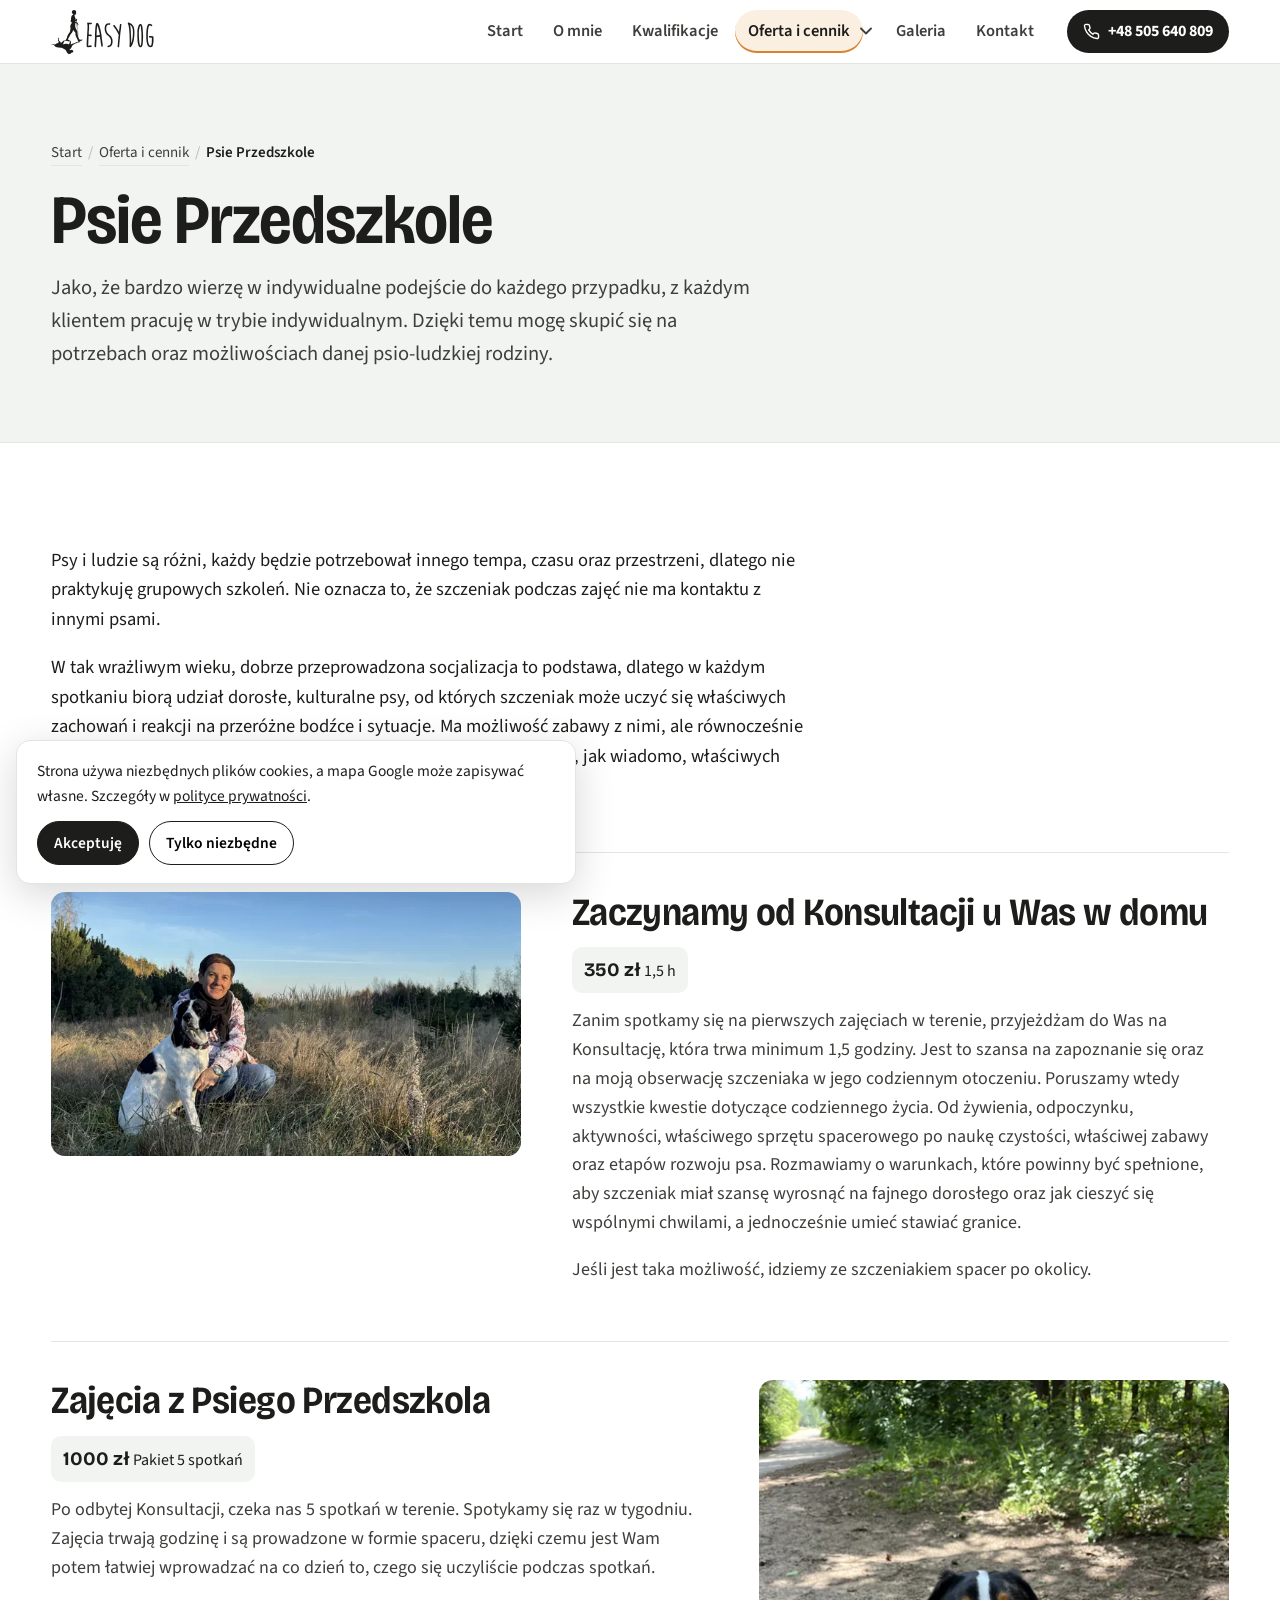
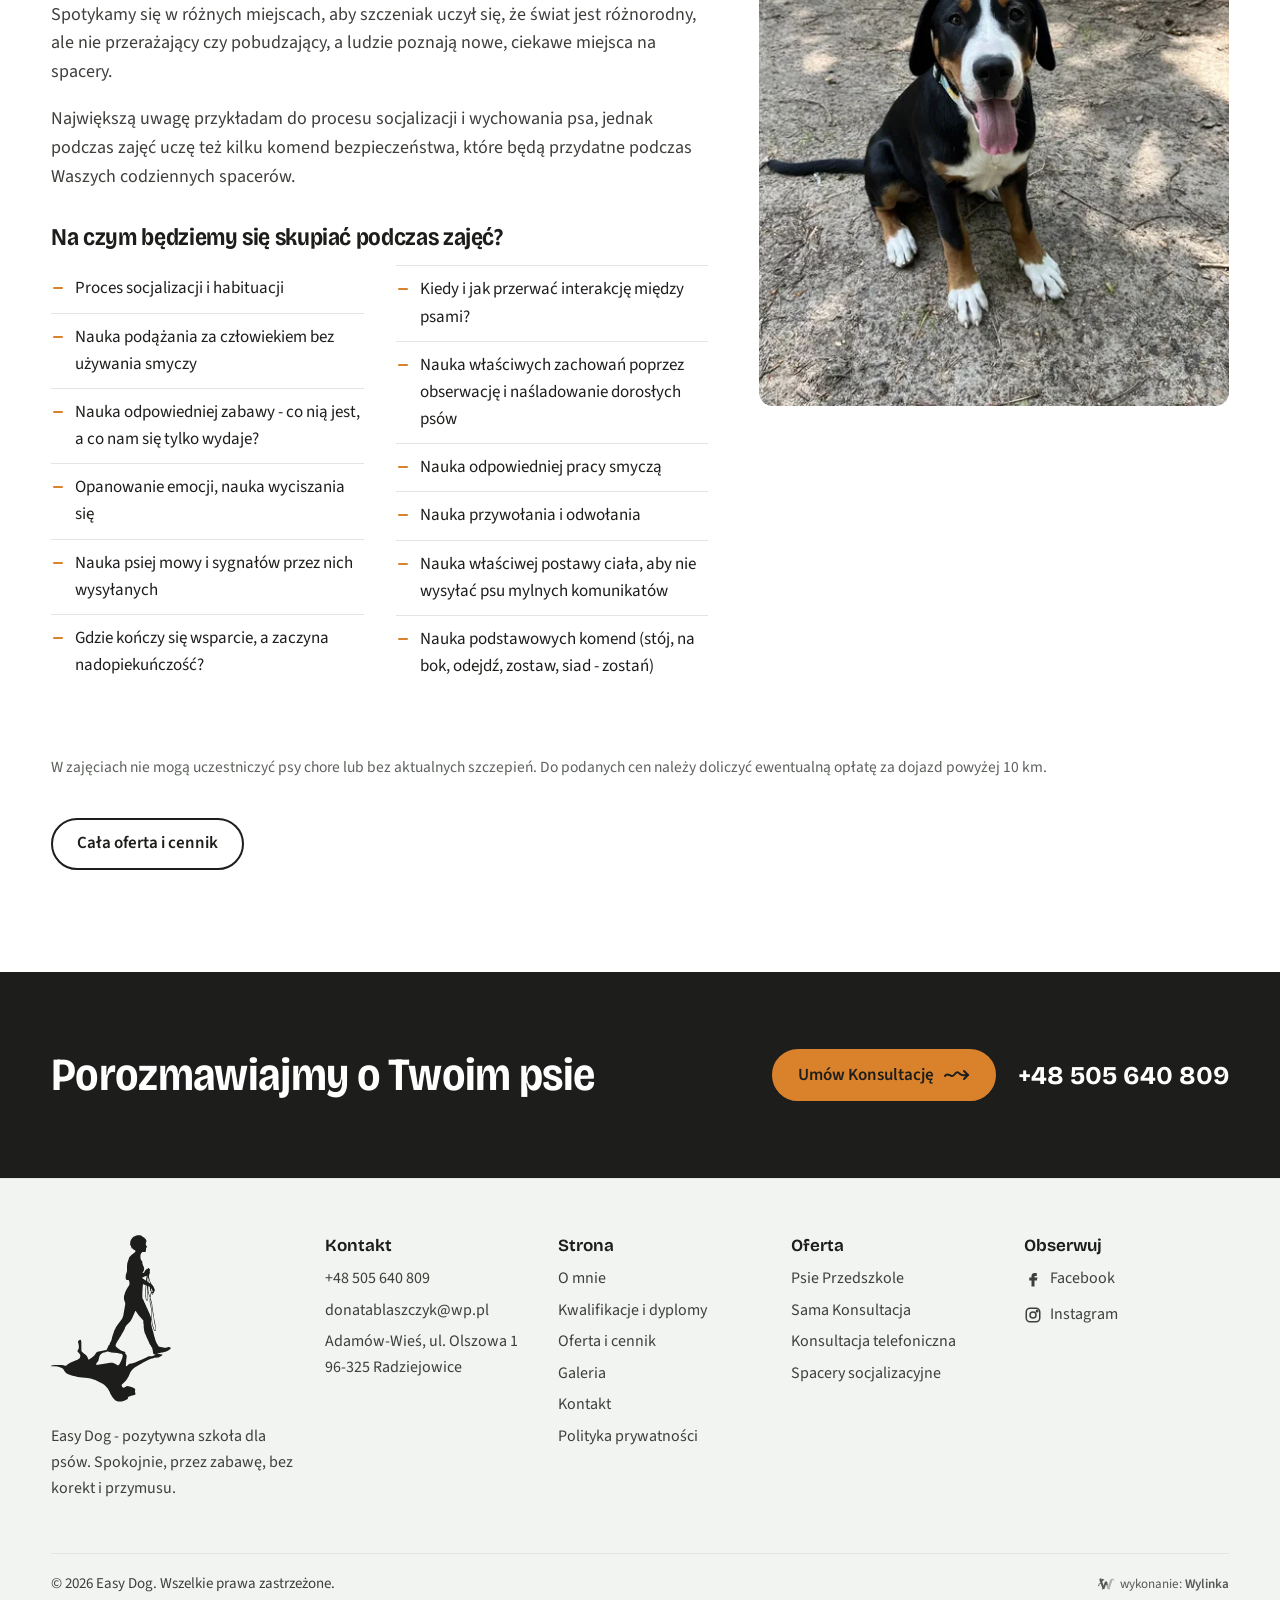
<file: psie-przedszkole.html>
<!doctype html>
<html lang="pl">
<head>
<meta charset="utf-8">
<meta name="viewport" content="width=device-width,initial-scale=1">
<meta name="robots" content="noindex,nofollow">
<title>Psie Przedszkole Radziejowice, Żyrardów, Nadarzyn - zajęcia indywidualne | Easy Dog</title>
<meta name="description" content="Psie Przedszkole Easy Dog: Konsultacja u Was w domu (1,5 h - 350 zł) i pakiet 5 spotkań w terenie (1000 zł). Indywidualnie, z dorosłymi psami. Radziejowice, Żyrardów, Nadarzyn.">
<link rel="icon" href="img/znak.svg" type="image/svg+xml">
<link rel="preconnect" href="https://fonts.googleapis.com">
<link rel="preconnect" href="https://fonts.gstatic.com" crossorigin>
<link href="https://fonts.googleapis.com/css2?family=Bricolage+Grotesque:opsz,wdth,wght@12..96,75..100,400..700&family=Source+Sans+3:wght@400;600;700&display=swap" rel="stylesheet">
<link rel="stylesheet" href="style.css?v=2111b">
<style>
.wylinka-badge{display:inline-flex;align-items:center;gap:.4em;color:inherit;text-decoration:none;font-size:.875em;line-height:1;opacity:.85}
.wylinka-badge:hover,.wylinka-badge:focus-visible{opacity:1}
.wylinka-badge:focus-visible{outline:2px solid currentColor;outline-offset:3px;border-radius:2px}
.wylinka-badge svg{width:18px;height:18px;flex:none;overflow:visible}
.wylinka-badge b{font-weight:600}
.wylinka-badge .wy-old{opacity:.45;transform-origin:40px 30px;transition:transform .32s cubic-bezier(.3,.7,.4,1),opacity .32s ease-out}
.wylinka-badge .wy-pod{opacity:0;transition:opacity .2s ease-out .08s}
.wylinka-badge:hover .wy-old,.wylinka-badge:focus-visible .wy-old{transform:translate(9px,7px) rotate(9deg);opacity:0}
.wylinka-badge:hover .wy-pod,.wylinka-badge:focus-visible .wy-pod{opacity:1}
@media (prefers-reduced-motion:reduce){.wylinka-badge .wy-old,.wylinka-badge .wy-pod{transition:none}.wylinka-badge:hover .wy-old,.wylinka-badge:focus-visible .wy-old{transform:none;opacity:.45}.wylinka-badge:hover .wy-pod,.wylinka-badge:focus-visible .wy-pod{opacity:0}}
</style>
</head>
<body>
<header class="top">
 <div class="wrap">
  <a class="logo" href="index.html" aria-label="Easy Dog - strona główna"><svg role="img" aria-label="Easy Dog" xmlns="http://www.w3.org/2000/svg" viewBox="0 0 1240 531"><g fill="currentColor" fill-rule="evenodd"><path d="M284.0 1.0 279.8 0.5 274.8 0.8 267.8 3.0 261.5 6.5 256.0 12.5 253.0 18.8 252.2 23.5 251.8 32.0 253.8 33.5 257.2 42.8 258.5 43.2 259.5 43.0 263.5 47.2 267.5 48.8 269.0 51.0 268.0 53.8 265.2 56.8 256.0 64.0 250.0 69.8 249.0 71.2 247.0 78.2 245.0 82.8 245.0 83.8 243.0 89.0 242.0 98.8 242.0 115.0 238.0 128.0 237.5 136.2 238.2 140.2 239.8 142.5 241.8 143.5 246.5 143.5 248.2 144.5 249.8 150.8 249.8 156.5 248.0 161.8 245.0 165.2 239.0 175.8 236.5 181.5 233.0 192.5 232.2 196.8 232.2 203.2 234.0 211.0 236.0 215.2 236.2 221.0 230.0 257.0 228.0 263.0 225.8 267.2 224.0 269.5 224.0 270.2 212.0 285.5 212.0 286.2 210.2 288.2 206.2 294.8 206.0 296.2 203.0 301.2 203.0 302.0 200.2 307.5 200.0 309.8 198.0 314.2 194.0 327.2 194.0 329.0 192.0 335.5 190.0 339.8 188.0 342.8 186.0 349.0 183.0 351.8 182.0 353.8 182.0 354.8 181.0 356.2 180.0 359.8 178.0 363.2 177.8 364.8 176.2 366.0 167.5 368.0 164.2 368.2 148.2 372.0 145.5 373.2 143.8 375.0 138.5 382.5 135.2 385.8 126.2 393.0 125.2 393.2 120.0 396.8 118.8 395.8 115.8 388.5 112.8 384.0 101.0 374.0 97.8 370.5 96.8 368.5 96.5 341.0 95.8 336.8 94.8 334.5 93.8 333.8 92.2 333.8 89.8 335.0 87.2 337.0 86.0 339.8 86.2 342.5 87.0 344.0 88.2 349.8 88.8 357.2 88.0 361.8 84.2 368.5 84.2 370.0 85.2 372.0 90.2 377.5 93.2 382.0 93.2 386.0 92.8 388.2 91.0 392.0 90.0 393.0 84.2 396.8 79.8 399.0 76.0 400.2 61.0 407.0 52.5 412.2 47.8 416.0 45.0 416.2 35.5 414.2 11.0 413.8 2.2 415.2 0.0 416.5 0.0 417.5 2.0 418.0 12.0 417.8 21.2 419.0 28.0 420.8 35.0 423.8 40.0 428.2 44.2 435.2 49.0 439.8 51.5 441.5 61.0 445.8 71.5 448.8 73.5 448.8 85.2 451.8 91.5 452.8 116.2 455.0 125.8 457.0 141.0 462.0 163.0 472.8 168.2 476.0 172.8 479.8 180.0 487.8 184.0 494.2 188.0 502.5 188.2 504.0 193.8 513.0 194.2 514.5 200.2 522.0 206.5 527.8 208.8 528.8 211.5 529.0 212.5 529.8 226.5 529.8 227.5 529.0 233.0 527.8 242.8 523.0 244.8 520.2 245.0 517.5 245.8 516.0 247.0 514.8 255.5 511.8 265.2 509.5 267.2 508.8 268.8 507.2 268.8 504.5 267.0 498.0 267.8 496.0 268.0 492.2 266.8 489.5 265.5 488.2 256.2 484.2 243.8 481.0 240.5 481.2 234.8 484.8 231.2 486.0 229.8 486.0 227.0 484.0 224.8 479.2 225.0 476.5 235.8 466.2 240.5 460.5 247.8 448.5 248.8 445.5 249.8 444.2 249.8 443.5 250.5 442.8 252.8 437.2 254.8 433.8 260.8 426.2 267.5 420.8 274.8 416.8 280.8 412.8 284.2 411.2 293.5 405.8 295.2 405.2 299.5 402.8 315.8 395.0 321.5 392.8 323.2 392.8 329.5 391.0 342.2 389.8 351.0 385.5 354.8 381.8 354.2 380.5 344.0 378.8 338.2 379.2 338.2 378.5 341.5 376.8 343.8 376.5 352.2 374.0 355.5 373.8 360.8 372.5 369.0 369.8 375.8 365.8 380.5 361.8 381.2 360.5 381.0 359.2 379.8 358.0 376.2 356.2 373.8 356.2 366.2 358.8 361.8 359.0 345.5 356.0 343.5 355.0 341.8 353.2 339.8 350.5 338.8 347.5 336.8 345.8 331.8 333.2 331.8 332.0 327.8 319.2 326.8 313.8 325.8 311.5 324.8 306.5 322.0 297.8 319.8 288.0 318.5 280.2 319.0 267.2 317.5 259.5 314.8 253.5 314.8 252.2 313.8 250.8 313.8 250.0 313.0 249.2 310.8 243.5 308.8 240.0 308.8 238.8 302.8 226.8 302.8 225.5 300.8 222.2 299.8 219.2 297.0 214.2 296.8 212.5 295.8 211.2 295.8 210.5 290.8 200.5 290.8 182.2 292.0 164.0 292.5 161.5 292.5 157.5 293.2 156.8 294.0 156.8 297.8 158.5 299.2 158.8 301.2 159.8 301.8 160.5 301.0 164.2 301.0 168.0 300.0 176.5 300.0 192.2 302.0 205.5 303.2 207.8 305.5 209.2 307.2 208.8 308.8 206.5 309.2 202.2 308.8 186.2 309.2 185.2 309.8 185.5 311.0 188.5 311.0 190.2 314.8 200.0 314.0 211.0 315.2 220.2 317.0 226.5 319.0 237.8 319.8 247.2 319.8 269.0 321.0 281.0 323.0 290.0 327.2 302.2 328.2 304.2 329.8 305.8 331.8 306.0 332.8 305.2 333.2 303.5 332.8 288.8 327.2 260.0 326.8 254.0 324.8 243.2 324.8 241.0 322.8 228.5 322.8 225.8 320.8 213.5 316.5 200.5 317.0 196.2 319.2 187.0 322.2 184.8 323.0 184.8 323.2 186.0 322.0 188.8 322.0 190.0 322.5 190.5 323.5 190.5 323.8 189.2 325.8 186.2 327.0 182.8 329.8 178.0 330.5 176.0 330.5 174.2 329.8 173.2 329.8 172.2 329.0 171.2 326.5 164.5 323.8 160.5 319.0 155.0 317.8 151.5 315.8 148.2 314.8 145.5 314.8 144.2 313.8 142.2 313.8 140.8 312.2 135.2 311.8 127.0 313.8 124.0 314.8 119.2 314.8 117.5 314.0 116.0 315.0 112.5 314.8 109.2 312.8 107.5 312.2 106.0 311.2 105.2 310.2 105.2 306.2 108.0 302.5 109.8 300.0 112.8 298.0 116.5 298.0 117.2 295.5 120.0 293.2 121.0 292.0 121.0 291.5 120.5 291.8 119.5 293.5 117.2 295.8 112.0 296.5 109.2 296.5 106.5 294.8 100.5 293.8 99.0 292.8 95.2 291.0 91.5 291.0 87.2 290.5 84.5 286.8 79.2 284.8 74.0 284.8 63.5 287.0 58.2 290.8 54.5 293.0 53.8 300.0 53.8 301.8 52.8 302.2 51.8 301.8 49.0 302.8 47.8 302.0 45.2 303.0 44.5 302.0 41.2 303.5 40.0 305.0 39.5 306.0 38.5 306.0 37.8 303.0 33.5 301.8 30.0 301.8 26.5 302.8 24.0 302.8 22.5 304.0 20.0 303.8 18.2 301.8 13.8 295.2 7.2 292.8 6.0 288.2 2.5ZM337.5 379.2 338.2 379.2ZM143.2 411.2 145.8 407.0 149.8 402.2 150.8 400.2 153.8 387.8 156.8 381.5 163.5 376.0 167.8 374.0 170.0 373.8 179.0 371.0 181.5 371.0 192.2 373.8 211.2 375.8 220.5 377.8 223.8 378.0 225.2 378.5 227.8 381.5 228.2 384.2 227.8 388.2 224.0 399.2 223.0 400.5 223.0 401.2 217.8 411.5 213.5 415.8 204.0 410.2 195.8 406.8 188.8 407.0 159.8 411.8 154.2 412.0 150.2 412.8 144.5 413.0 143.2 412.2ZM269.2 241.5 279.0 255.2 294.0 272.5 294.0 281.2 295.0 285.2 295.2 295.5 297.0 306.2 298.2 311.0 300.0 314.8 300.2 316.2 302.8 320.8 303.2 323.0 309.0 334.8 309.0 335.8 310.0 337.2 314.0 347.0 315.2 349.2 318.0 352.0 318.2 354.8 321.0 357.5 321.8 359.0 323.8 366.8 325.0 375.8 326.2 378.2 327.5 379.5 329.5 380.2 332.5 380.2 332.8 381.0 331.8 382.0 321.5 385.8 318.0 386.2 312.2 386.0 309.5 386.8 302.0 391.0 284.2 399.0 279.8 400.2 269.8 404.8 257.5 408.8 249.5 409.8 242.2 416.5 240.0 417.8 239.0 417.8 238.5 416.2 238.5 412.5 239.8 395.5 240.8 388.8 240.8 384.2 239.8 381.0 236.0 377.0 236.8 374.5 236.2 373.5 234.2 372.0 222.8 368.0 216.2 363.0 212.5 360.8 206.8 355.2 205.8 353.2 205.8 350.0 206.8 347.0 212.0 337.5 217.8 328.8 217.8 328.0 219.8 324.5 221.8 322.0 225.8 314.5 229.5 309.0 234.8 298.5 236.0 294.5 238.0 290.5 241.8 285.8 247.5 280.5 252.8 274.2 257.8 266.2 260.5 260.5 261.8 256.5 262.8 255.2 262.8 254.5 265.8 248.5 266.8 245.0 268.5 242.0ZM316.2 206.8 317.0 207.2 318.0 210.2 318.0 211.8 320.0 218.8 324.0 250.5 327.0 266.8 328.0 275.0 330.8 288.2 331.8 297.2 331.8 303.5 331.2 304.0 330.2 304.0 329.8 303.5 328.8 300.5 327.8 299.2 326.8 294.8 325.8 293.0 325.8 291.8 323.8 285.8 322.0 276.5 320.8 237.5 319.8 233.2 319.8 230.8 317.8 223.0 316.0 213.5 315.8 207.5ZM322.8 175.5 323.8 176.8 323.8 179.2 322.8 181.2 321.0 182.5 320.8 180.8 321.8 178.8 321.8 176.5ZM310.5 162.8 313.0 163.8 314.8 166.0 315.2 178.2 316.0 179.0 317.0 178.8 317.8 177.8 318.0 173.8 318.8 170.8 319.8 170.2 321.0 171.2 321.0 174.2 320.0 178.8 318.0 183.8 316.0 192.2 316.0 194.2 315.2 195.0 313.8 192.8 313.8 191.5 311.8 186.2 310.0 178.2 309.5 168.8 309.8 163.5ZM307.8 162.5 308.0 163.5 307.5 164.0 307.0 163.0ZM303.5 160.8 304.5 160.8 305.5 162.5 307.0 179.8 307.8 201.5 307.0 206.0 305.8 207.2 303.8 205.2 303.0 202.8 302.8 196.8 301.8 190.5 301.8 178.8 302.8 169.2 303.0 161.2ZM310.2 137.2 310.8 137.5 312.0 140.8 312.0 142.8 313.0 144.8 313.0 145.8 315.0 149.8 315.2 151.2 316.8 153.5 316.5 154.5 315.0 154.0 310.0 150.2 309.8 139.0ZM308.2 134.2 308.8 135.5 308.5 148.5 307.5 149.0 306.8 148.5 306.2 146.8 306.8 137.8 307.5 134.8ZM290.8 135.5 291.5 134.8 295.0 133.5 298.0 131.8 302.2 130.5 302.8 131.0 303.0 144.2 302.5 144.8 301.5 144.5 293.5 139.0 290.8 136.5ZM306.2 129.5 306.8 130.5 306.0 132.0 305.8 136.2 305.0 136.8 304.5 136.0 304.0 130.5 304.8 129.5Z"/><path transform="translate(391.3 -151.5) scale(2.15)" d="M44.5 142.0 32.5 142.2 24.0 140.8 22.0 142.2 21.0 144.8 23.0 155.5 23.2 168.5 19.0 237.0 18.2 257.0 18.2 274.8 19.0 276.5 21.2 278.8 24.8 279.8 42.8 278.0 45.2 276.8 46.8 274.5 46.8 272.5 44.8 270.0 42.2 269.0 28.0 270.5 26.8 270.0 29.0 217.2 29.8 216.8 36.8 216.8 40.5 217.5 43.5 217.5 45.0 216.8 46.8 215.0 47.2 213.5 46.5 211.0 44.2 209.0 40.2 208.2 30.8 207.5 29.8 206.5 30.2 192.8 31.8 174.5 31.8 156.0 31.2 151.5 32.2 150.8 44.2 150.5 46.5 149.5 47.5 147.8 47.5 144.8 46.2 143.0ZM76.0 143.2 73.8 144.0 72.0 146.0 71.0 148.0 69.0 156.5 67.0 170.5 64.8 204.5 64.8 232.2 62.0 274.0 63.2 277.2 64.8 278.8 66.8 279.5 68.0 279.5 69.8 278.8 72.0 276.0 71.5 269.2 73.8 236.2 73.8 223.8 74.8 222.8 79.2 221.8 92.5 220.2 93.0 221.0 94.0 230.0 96.8 246.8 97.0 252.2 101.0 274.5 102.0 276.0 103.0 276.8 105.2 276.8 107.0 275.8 108.8 273.5 108.2 262.8 104.0 235.2 102.8 221.5 100.8 207.2 97.8 190.8 96.8 187.5 96.5 184.0 92.8 169.5 90.8 163.8 89.8 158.8 86.5 151.2 84.0 147.5 80.5 144.0 78.5 143.2ZM78.8 158.0 79.8 159.0 80.0 161.0 81.0 162.8 82.0 167.2 82.8 168.5 84.0 174.0 84.8 175.5 85.0 178.5 87.0 185.0 90.8 201.0 91.0 205.2 92.0 209.8 91.5 210.8 90.0 211.2 74.2 213.2 73.8 212.8 75.0 180.5 77.0 163.8 77.8 161.5 77.8 158.8ZM147.2 144.5 143.5 144.5 134.8 146.0 129.8 148.2 127.2 150.0 124.2 153.5 122.0 157.5 120.2 164.8 119.2 172.5 119.5 180.2 121.0 189.2 122.0 192.8 125.2 200.2 128.0 205.0 134.5 211.8 142.2 218.2 148.8 225.8 152.0 231.5 154.8 241.2 154.8 251.2 153.0 259.5 151.0 264.0 146.8 268.0 143.0 269.8 137.2 271.2 134.8 273.5 134.5 275.5 135.0 277.2 136.8 279.0 138.5 279.8 143.5 278.8 148.5 276.8 154.0 273.8 157.8 270.2 161.8 261.0 163.2 255.0 163.8 249.5 163.5 240.0 162.8 236.0 160.5 229.5 156.5 221.2 151.8 215.2 141.5 206.0 134.0 198.0 131.0 191.5 128.8 183.5 128.0 178.0 128.0 171.8 128.8 166.5 130.8 159.8 132.0 157.8 134.0 155.8 135.8 154.8 139.8 153.8 146.0 153.8 148.5 152.8 150.8 150.0 150.8 147.8 148.5 145.0ZM210.0 148.5 207.8 148.5 206.2 149.2 205.0 151.0 200.2 186.8 200.2 191.2 199.8 192.0 199.2 192.0 197.8 190.0 197.5 189.0 194.0 183.8 193.8 182.5 188.0 174.0 186.8 171.2 176.5 156.8 174.2 155.0 171.2 154.5 170.0 155.0 168.0 157.0 167.5 159.0 168.0 161.5 175.0 170.0 176.2 172.5 180.0 177.2 186.0 187.2 187.0 188.2 188.2 191.2 194.0 200.8 194.0 201.8 198.0 209.2 194.0 248.0 193.8 256.5 192.0 273.0 192.0 276.2 194.5 279.2 195.8 279.8 197.2 279.8 199.0 279.0 199.8 278.2 200.5 276.0 203.8 237.5 205.8 221.2 206.0 214.0 207.2 207.5 207.0 204.2 211.5 171.2 212.0 162.8 213.2 153.8 213.2 151.8 212.8 150.5 211.2 149.0Z"/><path transform="translate(195.0 -151.5) scale(2.15)" d="M344.5 141.0 342.5 141.8 341.0 143.2 340.2 144.8 340.2 146.2 344.0 154.5 345.0 158.2 348.0 177.5 350.0 205.5 351.0 241.0 351.0 260.2 350.0 269.5 350.0 276.8 351.5 278.8 354.0 279.8 356.8 278.8 362.8 271.2 368.8 258.5 372.8 245.8 375.5 231.5 375.8 225.0 376.8 217.8 377.5 206.2 377.5 187.2 375.5 171.5 372.8 163.2 369.2 156.8 363.0 149.8 358.0 146.0 354.0 144.2 351.5 143.8 347.5 141.2ZM353.8 154.8 354.8 154.8 357.2 156.5 363.0 163.5 366.8 173.2 368.0 179.0 369.0 187.5 369.2 202.5 367.8 223.0 366.8 230.2 363.5 245.8 361.0 253.0 361.0 254.5 359.8 255.5 358.8 254.2 359.2 253.2 359.5 237.5 357.2 183.8 355.8 168.8 353.8 156.5 353.2 155.5ZM411.5 148.5 409.2 149.0 406.8 150.2 403.0 154.5 400.2 159.5 400.0 161.5 397.2 169.2 394.2 185.5 394.0 217.8 395.2 244.5 396.2 253.0 399.0 265.8 401.0 271.5 404.2 276.2 407.2 278.8 409.2 279.5 412.5 279.8 416.8 278.5 420.8 274.5 423.8 264.8 425.5 244.0 426.5 217.5 424.0 176.5 422.5 164.8 420.8 158.5 417.5 151.8 415.0 149.5ZM410.8 158.8 412.0 159.5 413.0 162.2 413.8 166.8 416.8 197.8 417.2 212.5 416.8 249.8 414.8 264.0 414.0 265.8 413.8 268.0 412.0 271.0 411.0 271.0 409.0 268.2 405.8 256.0 403.8 234.5 402.5 208.2 402.5 193.5 403.8 181.5 406.8 167.8 408.8 161.8 410.0 159.2ZM461.8 148.2 458.5 149.0 455.0 151.0 452.2 154.8 449.0 162.5 446.2 176.2 445.0 187.8 444.0 206.5 444.0 229.2 446.0 249.2 449.0 262.2 451.0 267.5 454.2 273.0 458.8 276.8 462.5 278.5 468.5 279.2 472.0 278.8 475.0 277.5 478.5 274.8 479.8 272.5 482.8 261.0 484.0 251.2 484.8 249.8 484.8 221.8 483.0 219.0 480.5 218.0 469.8 216.8 465.2 215.8 461.8 216.0 460.0 217.5 459.5 219.5 460.0 222.8 461.2 224.2 474.8 226.2 476.0 227.2 475.0 253.2 473.8 260.8 473.0 262.5 472.8 266.0 472.0 268.2 470.5 269.8 467.8 270.8 466.5 270.5 462.0 268.0 458.8 263.2 456.0 254.8 454.5 247.5 453.0 230.2 453.0 202.0 454.5 180.5 456.8 168.2 458.8 161.8 460.5 158.5 462.5 157.0 464.8 157.0 467.0 157.8 471.8 160.5 474.5 161.0 475.8 160.5 477.5 158.8 478.0 156.2 477.0 154.2 472.0 150.0 466.0 148.5Z"/></g></svg></a>
  <nav class="nav" aria-label="Menu"><a href="index.html">Start</a><a href="o-mnie.html">O mnie</a><a href="kwalifikacje.html">Kwalifikacje</a><div class="sub akt"><a href="oferta.html">Oferta i cennik</a><button class="sub-t" type="button" aria-label="Pokaż usługi" aria-expanded="false"><svg viewBox="0 0 12 8" aria-hidden="true"><path d="M1 1.5 6 6.5 11 1.5" fill="none" stroke="currentColor" stroke-width="1.8" stroke-linecap="round" stroke-linejoin="round"/></svg></button><div class="sub-m"><a href="psie-przedszkole.html" aria-current="page">Psie Przedszkole</a><a href="konsultacja.html">Sama Konsultacja</a><a href="konsultacja-telefoniczna.html">Konsultacja telefoniczna</a><a href="spacery-socjalizacyjne.html">Spacery socjalizacyjne</a></div></div><a href="galeria.html">Galeria</a><a href="kontakt.html">Kontakt</a><a class="mtel" href="tel:+48505640809">+48 505 640 809</a></nav>
  <a class="tel-top" href="tel:+48505640809"><svg viewBox="0 0 24 24" fill="none" stroke="currentColor" stroke-width="2" stroke-linecap="round" stroke-linejoin="round" aria-hidden="true"><path d="M22 16.9v3a2 2 0 0 1-2.2 2 19.8 19.8 0 0 1-8.6-3.1 19.5 19.5 0 0 1-6-6A19.8 19.8 0 0 1 2.1 4.2 2 2 0 0 1 4.1 2h3a2 2 0 0 1 2 1.7c.1.9.4 1.8.7 2.7a2 2 0 0 1-.5 2.1L8 9.8a16 16 0 0 0 6 6l1.3-1.3a2 2 0 0 1 2.1-.4c.9.3 1.8.6 2.7.7a2 2 0 0 1 1.7 2z"/></svg>+48 505 640 809</a>
  <button class="burger" aria-label="Otwórz menu" aria-expanded="false"><span></span><span></span><span></span></button>
 </div>
</header>
<main>
<section class="ph"><div class="wrap"><nav class="okruszki" aria-label="Jesteś tutaj"><a href="index.html">Start</a> <i aria-hidden="true">/</i> <a href="oferta.html">Oferta i cennik</a> <i aria-hidden="true">/</i> <span aria-current="page">Psie Przedszkole</span></nav><h1>Psie Przedszkole</h1><p class="lead">Jako, że bardzo wierzę w indywidualne podejście do każdego przypadku, z każdym klientem pracuję w trybie indywidualnym. Dzięki temu mogę skupić się na potrzebach oraz możliwościach danej psio-ludzkiej rodziny.</p></div></section><section class="sec"><div class="wrap"><div class="prose rv usl-wst"><p>Psy i ludzie są różni, każdy będzie potrzebował innego tempa, czasu oraz przestrzeni, dlatego nie praktykuję grupowych szkoleń. Nie oznacza to, że szczeniak podczas zajęć nie ma kontaktu z innymi psami.</p><p>W tak wrażliwym wieku, dobrze przeprowadzona socjalizacja to podstawa, dlatego w każdym spotkaniu biorą udział dorosłe, kulturalne psy, od których szczeniak może uczyć się właściwych zachowań i reakcji na przeróżne bodźce i sytuacje. Ma możliwość zabawy z nimi, ale równocześnie uczy się powrotu do równowagi i spokoju. Dlaczego dorosłe psy? Bo, jak wiadomo, właściwych zachowań dzieci uczą się od dorosłych. W psim świecie również.</p></div><div class="usl-s rv" id="konsultacja-w-domu"><div class="usl-f"><img src="img/n/ed-cz1_01-1000.webp" srcset="img/n/ed-cz1_01-640.webp 640w, img/n/ed-cz1_01-1000.webp 1000w" sizes="(max-width: 900px) 92vw, 560px" data-full="img/n/ed-cz1_01-1600.webp" alt="Donata kuca na łące z biało-czarnym psem" width="1000" height="562" loading="lazy" decoding="async"></div><div class="usl-tx"><h2>Zaczynamy od Konsultacji u Was w domu</h2><div class="ceny"><span><b>350 zł</b> 1,5 h</span></div><p>Zanim spotkamy się na pierwszych zajęciach w terenie, przyjeżdżam do Was na Konsultację, która trwa minimum 1,5 godziny. Jest to szansa na zapoznanie się oraz na moją obserwację szczeniaka w jego codziennym otoczeniu. Poruszamy wtedy wszystkie kwestie dotyczące codziennego życia. Od żywienia, odpoczynku, aktywności, właściwego sprzętu spacerowego po naukę czystości, właściwej zabawy oraz etapów rozwoju psa. Rozmawiamy o warunkach, które powinny być spełnione, aby szczeniak miał szansę wyrosnąć na fajnego dorosłego oraz jak cieszyć się wspólnymi chwilami, a jednocześnie umieć stawiać granice.</p><p>Jeśli jest taka możliwość, idziemy ze szczeniakiem spacer po okolicy.</p></div></div><div class="usl-s odwr rv" id="przedszkole"><div class="usl-f"><img src="img/n/ed-cz3_02-1000.webp" srcset="img/n/ed-cz3_02-640.webp 640w, img/n/ed-cz3_02-1000.webp 1000w" sizes="(max-width: 900px) 92vw, 560px" data-full="img/n/ed-cz3_02-1600.webp" alt="Szczeniak berneńczyka na leśnej drodze" width="750" height="1000" loading="lazy" decoding="async"></div><div class="usl-tx"><h2>Zajęcia z Psiego Przedszkola</h2><div class="ceny"><span><b>1000 zł</b> Pakiet 5 spotkań</span></div><p>Po odbytej Konsultacji, czeka nas 5 spotkań w terenie. Spotykamy się raz w tygodniu. Zajęcia trwają godzinę i są prowadzone w formie spaceru, dzięki czemu jest Wam potem łatwiej wprowadzać na co dzień to, czego się uczyliście podczas spotkań.</p><p>Spotykamy się w różnych miejscach, aby szczeniak uczył się, że świat jest różnorodny, ale nie przerażający czy pobudzający, a ludzie poznają nowe, ciekawe miejsca na spacery.</p><p>Największą uwagę przykładam do procesu socjalizacji i wychowania psa, jednak podczas zajęć uczę też kilku komend bezpieczeństwa, które będą przydatne podczas Waszych codziennych spacerów.</p><h3>Na czym będziemy się skupiać podczas zajęć?</h3><ul class="lst"><li>Proces socjalizacji i habituacji</li><li>Nauka podążania za człowiekiem bez używania smyczy</li><li>Nauka odpowiedniej zabawy - co nią jest, a co nam się tylko wydaje?</li><li>Opanowanie emocji, nauka wyciszania się</li><li>Nauka psiej mowy i sygnałów przez nich wysyłanych</li><li>Gdzie kończy się wsparcie, a zaczyna nadopiekuńczość?</li><li>Kiedy i jak przerwać interakcję między psami?</li><li>Nauka właściwych zachowań poprzez obserwację i naśladowanie dorosłych psów</li><li>Nauka odpowiedniej pracy smyczą</li><li>Nauka przywołania i odwołania</li><li>Nauka właściwej postawy ciała, aby nie wysyłać psu mylnych komunikatów</li><li>Nauka podstawowych komend (stój, na bok, odejdź, zostaw, siad - zostań)</li></ul></div></div><p class="uwaga">W zajęciach nie mogą uczestniczyć psy chore lub bez aktualnych szczepień. Do podanych cen należy doliczyć ewentualną opłatę za dojazd powyżej 10 km.</p><p class="wroc"><a class="btn btn-s" href="oferta.html">Cała oferta i cennik</a></p></div></section><section class="cta-pas"><div class="wrap cta-in"><h2>Porozmawiajmy o Twoim psie</h2><div class="cta-b"><a class="btn btn-j" href="kontakt.html">Umów Konsultację <svg viewBox="0 0 26 12" fill="none" stroke="currentColor" stroke-width="2" stroke-linecap="round" stroke-linejoin="round" aria-hidden="true"><path d="M1 7c3-5 6 3 9-1s4-3 6-1 3 1 8 1"/><path d="m20 2 4 4-4 4"/></svg></a><a class="cta-tel" href="tel:+48505640809">+48 505 640 809</a></div></div></section>
</main>
<footer class="foot">
 <div class="wrap">
  <div class="g">
   <div>
    <div class="fz"><svg aria-hidden="true" xmlns="http://www.w3.org/2000/svg" viewBox="0 0 382 531"><path fill="currentColor" fill-rule="evenodd" d="M284.0 1.0 279.8 0.5 274.8 0.8 267.8 3.0 261.5 6.5 256.0 12.5 253.0 18.8 252.2 23.5 251.8 32.0 253.8 33.5 257.2 42.8 258.5 43.2 259.5 43.0 263.5 47.2 267.5 48.8 269.0 51.0 268.0 53.8 265.2 56.8 256.0 64.0 250.0 69.8 249.0 71.2 247.0 78.2 245.0 82.8 245.0 83.8 243.0 89.0 242.0 98.8 242.0 115.0 238.0 128.0 237.5 136.2 238.2 140.2 239.8 142.5 241.8 143.5 246.5 143.5 248.2 144.5 249.8 150.8 249.8 156.5 248.0 161.8 245.0 165.2 239.0 175.8 236.5 181.5 233.0 192.5 232.2 196.8 232.2 203.2 234.0 211.0 236.0 215.2 236.2 221.0 230.0 257.0 228.0 263.0 225.8 267.2 224.0 269.5 224.0 270.2 212.0 285.5 212.0 286.2 210.2 288.2 206.2 294.8 206.0 296.2 203.0 301.2 203.0 302.0 200.2 307.5 200.0 309.8 198.0 314.2 194.0 327.2 194.0 329.0 192.0 335.5 190.0 339.8 188.0 342.8 186.0 349.0 183.0 351.8 182.0 353.8 182.0 354.8 181.0 356.2 180.0 359.8 178.0 363.2 177.8 364.8 176.2 366.0 167.5 368.0 164.2 368.2 148.2 372.0 145.5 373.2 143.8 375.0 138.5 382.5 135.2 385.8 126.2 393.0 125.2 393.2 120.0 396.8 118.8 395.8 115.8 388.5 112.8 384.0 101.0 374.0 97.8 370.5 96.8 368.5 96.5 341.0 95.8 336.8 94.8 334.5 93.8 333.8 92.2 333.8 89.8 335.0 87.2 337.0 86.0 339.8 86.2 342.5 87.0 344.0 88.2 349.8 88.8 357.2 88.0 361.8 84.2 368.5 84.2 370.0 85.2 372.0 90.2 377.5 93.2 382.0 93.2 386.0 92.8 388.2 91.0 392.0 90.0 393.0 84.2 396.8 79.8 399.0 76.0 400.2 61.0 407.0 52.5 412.2 47.8 416.0 45.0 416.2 35.5 414.2 11.0 413.8 2.2 415.2 0.0 416.5 0.0 417.5 2.0 418.0 12.0 417.8 21.2 419.0 28.0 420.8 35.0 423.8 40.0 428.2 44.2 435.2 49.0 439.8 51.5 441.5 61.0 445.8 71.5 448.8 73.5 448.8 85.2 451.8 91.5 452.8 116.2 455.0 125.8 457.0 141.0 462.0 163.0 472.8 168.2 476.0 172.8 479.8 180.0 487.8 184.0 494.2 188.0 502.5 188.2 504.0 193.8 513.0 194.2 514.5 200.2 522.0 206.5 527.8 208.8 528.8 211.5 529.0 212.5 529.8 226.5 529.8 227.5 529.0 233.0 527.8 242.8 523.0 244.8 520.2 245.0 517.5 245.8 516.0 247.0 514.8 255.5 511.8 265.2 509.5 267.2 508.8 268.8 507.2 268.8 504.5 267.0 498.0 267.8 496.0 268.0 492.2 266.8 489.5 265.5 488.2 256.2 484.2 243.8 481.0 240.5 481.2 234.8 484.8 231.2 486.0 229.8 486.0 227.0 484.0 224.8 479.2 225.0 476.5 235.8 466.2 240.5 460.5 247.8 448.5 248.8 445.5 249.8 444.2 249.8 443.5 250.5 442.8 252.8 437.2 254.8 433.8 260.8 426.2 267.5 420.8 274.8 416.8 280.8 412.8 284.2 411.2 293.5 405.8 295.2 405.2 299.5 402.8 315.8 395.0 321.5 392.8 323.2 392.8 329.5 391.0 342.2 389.8 351.0 385.5 354.8 381.8 354.2 380.5 344.0 378.8 338.2 379.2 338.2 378.5 341.5 376.8 343.8 376.5 352.2 374.0 355.5 373.8 360.8 372.5 369.0 369.8 375.8 365.8 380.5 361.8 381.2 360.5 381.0 359.2 379.8 358.0 376.2 356.2 373.8 356.2 366.2 358.8 361.8 359.0 345.5 356.0 343.5 355.0 341.8 353.2 339.8 350.5 338.8 347.5 336.8 345.8 331.8 333.2 331.8 332.0 327.8 319.2 326.8 313.8 325.8 311.5 324.8 306.5 322.0 297.8 319.8 288.0 318.5 280.2 319.0 267.2 317.5 259.5 314.8 253.5 314.8 252.2 313.8 250.8 313.8 250.0 313.0 249.2 310.8 243.5 308.8 240.0 308.8 238.8 302.8 226.8 302.8 225.5 300.8 222.2 299.8 219.2 297.0 214.2 296.8 212.5 295.8 211.2 295.8 210.5 290.8 200.5 290.8 182.2 292.0 164.0 292.5 161.5 292.5 157.5 293.2 156.8 294.0 156.8 297.8 158.5 299.2 158.8 301.2 159.8 301.8 160.5 301.0 164.2 301.0 168.0 300.0 176.5 300.0 192.2 302.0 205.5 303.2 207.8 305.5 209.2 307.2 208.8 308.8 206.5 309.2 202.2 308.8 186.2 309.2 185.2 309.8 185.5 311.0 188.5 311.0 190.2 314.8 200.0 314.0 211.0 315.2 220.2 317.0 226.5 319.0 237.8 319.8 247.2 319.8 269.0 321.0 281.0 323.0 290.0 327.2 302.2 328.2 304.2 329.8 305.8 331.8 306.0 332.8 305.2 333.2 303.5 332.8 288.8 327.2 260.0 326.8 254.0 324.8 243.2 324.8 241.0 322.8 228.5 322.8 225.8 320.8 213.5 316.5 200.5 317.0 196.2 319.2 187.0 322.2 184.8 323.0 184.8 323.2 186.0 322.0 188.8 322.0 190.0 322.5 190.5 323.5 190.5 323.8 189.2 325.8 186.2 327.0 182.8 329.8 178.0 330.5 176.0 330.5 174.2 329.8 173.2 329.8 172.2 329.0 171.2 326.5 164.5 323.8 160.5 319.0 155.0 317.8 151.5 315.8 148.2 314.8 145.5 314.8 144.2 313.8 142.2 313.8 140.8 312.2 135.2 311.8 127.0 313.8 124.0 314.8 119.2 314.8 117.5 314.0 116.0 315.0 112.5 314.8 109.2 312.8 107.5 312.2 106.0 311.2 105.2 310.2 105.2 306.2 108.0 302.5 109.8 300.0 112.8 298.0 116.5 298.0 117.2 295.5 120.0 293.2 121.0 292.0 121.0 291.5 120.5 291.8 119.5 293.5 117.2 295.8 112.0 296.5 109.2 296.5 106.5 294.8 100.5 293.8 99.0 292.8 95.2 291.0 91.5 291.0 87.2 290.5 84.5 286.8 79.2 284.8 74.0 284.8 63.5 287.0 58.2 290.8 54.5 293.0 53.8 300.0 53.8 301.8 52.8 302.2 51.8 301.8 49.0 302.8 47.8 302.0 45.2 303.0 44.5 302.0 41.2 303.5 40.0 305.0 39.5 306.0 38.5 306.0 37.8 303.0 33.5 301.8 30.0 301.8 26.5 302.8 24.0 302.8 22.5 304.0 20.0 303.8 18.2 301.8 13.8 295.2 7.2 292.8 6.0 288.2 2.5ZM337.5 379.2 338.2 379.2ZM143.2 411.2 145.8 407.0 149.8 402.2 150.8 400.2 153.8 387.8 156.8 381.5 163.5 376.0 167.8 374.0 170.0 373.8 179.0 371.0 181.5 371.0 192.2 373.8 211.2 375.8 220.5 377.8 223.8 378.0 225.2 378.5 227.8 381.5 228.2 384.2 227.8 388.2 224.0 399.2 223.0 400.5 223.0 401.2 217.8 411.5 213.5 415.8 204.0 410.2 195.8 406.8 188.8 407.0 159.8 411.8 154.2 412.0 150.2 412.8 144.5 413.0 143.2 412.2ZM269.2 241.5 279.0 255.2 294.0 272.5 294.0 281.2 295.0 285.2 295.2 295.5 297.0 306.2 298.2 311.0 300.0 314.8 300.2 316.2 302.8 320.8 303.2 323.0 309.0 334.8 309.0 335.8 310.0 337.2 314.0 347.0 315.2 349.2 318.0 352.0 318.2 354.8 321.0 357.5 321.8 359.0 323.8 366.8 325.0 375.8 326.2 378.2 327.5 379.5 329.5 380.2 332.5 380.2 332.8 381.0 331.8 382.0 321.5 385.8 318.0 386.2 312.2 386.0 309.5 386.8 302.0 391.0 284.2 399.0 279.8 400.2 269.8 404.8 257.5 408.8 249.5 409.8 242.2 416.5 240.0 417.8 239.0 417.8 238.5 416.2 238.5 412.5 239.8 395.5 240.8 388.8 240.8 384.2 239.8 381.0 236.0 377.0 236.8 374.5 236.2 373.5 234.2 372.0 222.8 368.0 216.2 363.0 212.5 360.8 206.8 355.2 205.8 353.2 205.8 350.0 206.8 347.0 212.0 337.5 217.8 328.8 217.8 328.0 219.8 324.5 221.8 322.0 225.8 314.5 229.5 309.0 234.8 298.5 236.0 294.5 238.0 290.5 241.8 285.8 247.5 280.5 252.8 274.2 257.8 266.2 260.5 260.5 261.8 256.5 262.8 255.2 262.8 254.5 265.8 248.5 266.8 245.0 268.5 242.0ZM316.2 206.8 317.0 207.2 318.0 210.2 318.0 211.8 320.0 218.8 324.0 250.5 327.0 266.8 328.0 275.0 330.8 288.2 331.8 297.2 331.8 303.5 331.2 304.0 330.2 304.0 329.8 303.5 328.8 300.5 327.8 299.2 326.8 294.8 325.8 293.0 325.8 291.8 323.8 285.8 322.0 276.5 320.8 237.5 319.8 233.2 319.8 230.8 317.8 223.0 316.0 213.5 315.8 207.5ZM322.8 175.5 323.8 176.8 323.8 179.2 322.8 181.2 321.0 182.5 320.8 180.8 321.8 178.8 321.8 176.5ZM310.5 162.8 313.0 163.8 314.8 166.0 315.2 178.2 316.0 179.0 317.0 178.8 317.8 177.8 318.0 173.8 318.8 170.8 319.8 170.2 321.0 171.2 321.0 174.2 320.0 178.8 318.0 183.8 316.0 192.2 316.0 194.2 315.2 195.0 313.8 192.8 313.8 191.5 311.8 186.2 310.0 178.2 309.5 168.8 309.8 163.5ZM307.8 162.5 308.0 163.5 307.5 164.0 307.0 163.0ZM303.5 160.8 304.5 160.8 305.5 162.5 307.0 179.8 307.8 201.5 307.0 206.0 305.8 207.2 303.8 205.2 303.0 202.8 302.8 196.8 301.8 190.5 301.8 178.8 302.8 169.2 303.0 161.2ZM310.2 137.2 310.8 137.5 312.0 140.8 312.0 142.8 313.0 144.8 313.0 145.8 315.0 149.8 315.2 151.2 316.8 153.5 316.5 154.5 315.0 154.0 310.0 150.2 309.8 139.0ZM308.2 134.2 308.8 135.5 308.5 148.5 307.5 149.0 306.8 148.5 306.2 146.8 306.8 137.8 307.5 134.8ZM290.8 135.5 291.5 134.8 295.0 133.5 298.0 131.8 302.2 130.5 302.8 131.0 303.0 144.2 302.5 144.8 301.5 144.5 293.5 139.0 290.8 136.5ZM306.2 129.5 306.8 130.5 306.0 132.0 305.8 136.2 305.0 136.8 304.5 136.0 304.0 130.5 304.8 129.5Z"/></svg></div>
    <p style="margin-top:14px;max-width:340px">Easy Dog - pozytywna szkoła dla psów. Spokojnie, przez zabawę, bez korekt i przymusu.</p>
   </div>
   <div><h4>Kontakt</h4><ul><li><a href="tel:+48505640809">+48 505 640 809</a></li><li><a href="mailto:donatablaszczyk@wp.pl">donatablaszczyk@wp.pl</a></li><li>Adamów-Wieś, ul. Olszowa 1<br>96-325 Radziejowice</li></ul></div>
   <div><h4>Strona</h4><ul><li><a href="o-mnie.html">O mnie</a></li><li><a href="kwalifikacje.html">Kwalifikacje i dyplomy</a></li><li><a href="oferta.html">Oferta i cennik</a></li><li><a href="galeria.html">Galeria</a></li><li><a href="kontakt.html">Kontakt</a></li><li><a href="polityka-prywatnosci.html">Polityka prywatności</a></li></ul></div><div><h4>Oferta</h4><ul><li><a href="psie-przedszkole.html">Psie Przedszkole</a></li><li><a href="konsultacja.html">Sama Konsultacja</a></li><li><a href="konsultacja-telefoniczna.html">Konsultacja telefoniczna</a></li><li><a href="spacery-socjalizacyjne.html">Spacery socjalizacyjne</a></li></ul></div>
   <div><h4>Obserwuj</h4><ul><li><a href="https://www.facebook.com/szkoladlapsoweasydog" rel="noopener" style="display:inline-flex;gap:8px;align-items:center"><svg viewBox="0 0 24 24" fill="currentColor" aria-hidden="true" width="18" height="18"><path d="M14 8h3V4h-3c-2.8 0-4 1.8-4 4.3V10H7v4h3v8h4v-8h3l1-4h-4V8.6c0-.4.3-.6.6-.6z"/></svg>Facebook</a></li><li><a href="https://www.instagram.com/easydog_szkola_dla_psow/" rel="noopener" style="display:inline-flex;gap:8px;align-items:center"><svg viewBox="0 0 24 24" fill="none" stroke="currentColor" stroke-width="2" aria-hidden="true" width="18" height="18"><rect x="3" y="3" width="18" height="18" rx="5"/><circle cx="12" cy="12" r="4"/><circle cx="17.5" cy="6.5" r="1" fill="currentColor"/></svg>Instagram</a></li></ul></div>
  </div>
  <div class="dol"><span>© <span data-rok>2026</span> Easy Dog. Wszelkie prawa zastrzeżone.</span><a class="wylinka-badge" href="https://wylinka.pl/?utm_source=easy-dog.pl&amp;utm_medium=stopka&amp;utm_campaign=wykonanie" rel="noopener" title="Strona wykonana przez Wylinka"><svg viewBox="0 0 64 64" aria-hidden="true" focusable="false" fill="currentColor"><path d="M9.8 22.8l-1.2-7.9 2.2-3.7 15.5 4.6-.5 1.5-7.2 5.5 4.7 15.6 5-15.6 7 0 4.1 12.7-4.2-.9-2.6 1.8-.8-2.2-5.3 15.6-4.3 0 .4 .2-2.1 2.8-1.3-1.1 1.1-1.4-3.1 .2-.1-1.7 2.2-.1-5.7-16.5-4.8 .6-.8 3.1 0 .5-.3 .5 .8 2.2-1.6 .5-.4-1.3-.8 1.6-1.5-.8 .8-1.6-1.4 .6-.6-1.6 2.3-.8 .2-.4 1.3-4.8 5.9-.8-2.4-6.9zM15.2 13.7l-.1-.4-.4 .8-.1 .8 .1 1 .1 .4 .3 .7 .3-.9 .1-.7 0-.8z"/><path class="wy-pod" d="M37.1 49.8l-4.5-13.3 2.6-1.8 4.2 .9 .9 2.8 3-9.7 0-.5 .1-.8 3.2-8.4 .5-1 .6-1 .9-1.1 1.3-1 1.1-.7 1.4-.5 1.4-.3 .7 0 .9 0 1.2 .3 1.4 .6 .8 .5 .7 .7 .6 .7 .5 .9 .3 .9 .1 .9 0 .8-.2 .9-.5 .9-.5 .6-.7 .5-.7 .3-.1-.1 0-.1 .5-.5 .3-.7 .2-.5 0-.6-.1-.6-.3-.7-.4-.5-.4-.4-.5-.3-.6-.3-.7 0-.7 .1-.6 .1-.5 .4-.5 .5-.3 .5-.2 .7-.1 1.5-1.4 5.1-.8 3.3-.3 .7-.5 .7-6 17.5 1.9 .1-.1 1.7-3.1-.2 1.1 1.4-1.3 1.1-2.1-2.8 .4-.2z"/><path class="wy-old" d="M40.8 50l.4-.2-4.1 0-4.2-12.5 2.5-1.7 4.3 .9 .6 1.9 .6-1.6 0-.3 2.4-7.8 0-.5 .1-.8 3.2-8.4 .4-.8 .6-.9 .9-1.2 .9-.9 1.3-.8 1.4-.6 1.2-.3 1.4-.1 1.3 .1 .6 .2 .8 .3 1.1 .6 .9 .7 .7 .9 .5 .9 .3 .9 .1 1.1-.1 .9-.3 .9-.4 .7-.6 .7-.6 .4-.6 .2-.1-.1 0-.1 .5-.5 .3-.7 .2-.5 0-.5-.1-.6-.2-.6-.3-.5-.4-.5-.5-.3-.6-.3-.7-.1-.6 0-.6 .1-.6 .3-.6 .5-.3 .4-.2 .5-.1 .5-.1 1.5-1.4 5.1-.8 3.3-.3 .7-.5 .7-6 17.5 1.9 .1-.1 1.7-3.1-.2 1.1 1.4-1.3 1.1zM49.6 17.1l.6 1.7-1.5 1.9 .4 .4 1.8-2.1-.7-2.1zM48.1 28.3l.5 1.8-1.7 1.8 .4 .4 1.9-2-.6-2.2zM37.9 41.7l1.7-1.5-.4-.4-1.7 1.4zM42.6 38.7l-1.5 2.8 1.1 2-1.3 2.6 .5 .2 1.5-2.8-1.1-2 1.4-2.5z"/></svg><span>wykonanie: <b>Wylinka</b></span></a></div>
 </div>
</footer>
<div class="ck" role="dialog" aria-label="Pliki cookies">
 <p>Strona używa niezbędnych plików cookies, a mapa Google może zapisywać własne. Szczegóły w <a href="polityka-prywatnosci.html">polityce prywatności</a>.</p>
 <div class="b"><button class="a" data-v="all">Akceptuję</button><button data-v="min">Tylko niezbędne</button></div>
</div>
<script src="app.js?v=2111b" defer></script>
</body>
</html>
</file>
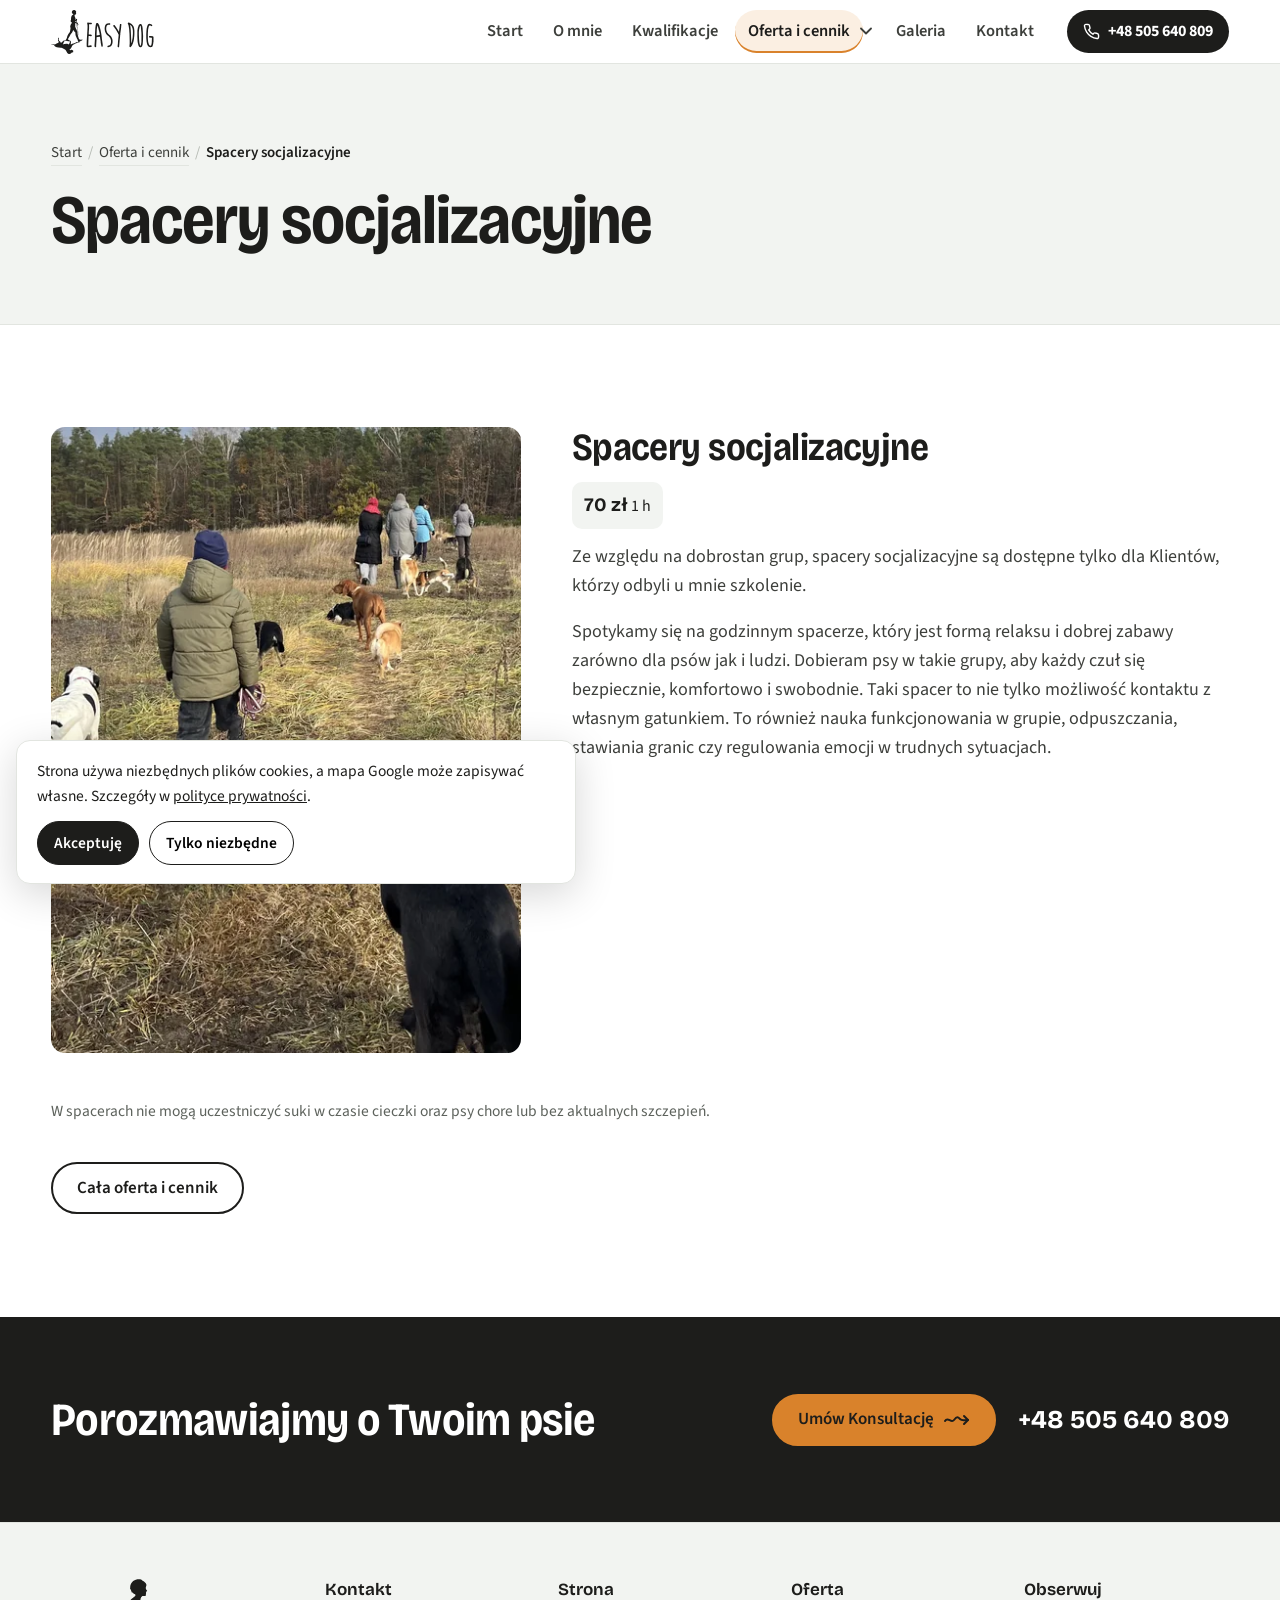
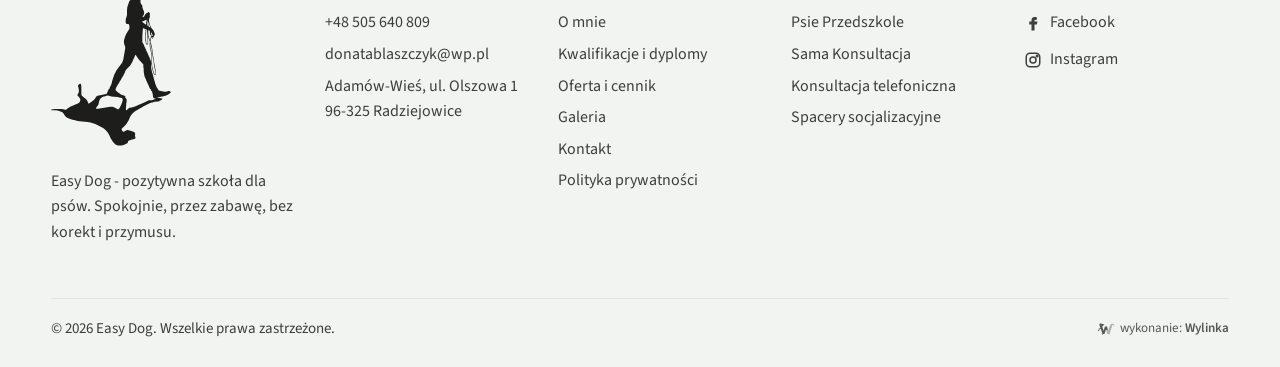
<file: spacery-socjalizacyjne.html>
<!doctype html>
<html lang="pl">
<head>
<meta charset="utf-8">
<meta name="viewport" content="width=device-width,initial-scale=1">
<meta name="robots" content="noindex,nofollow">
<title>Spacery socjalizacyjne dla psów - 1 h, 70 zł | Easy Dog</title>
<meta name="description" content="Spacery socjalizacyjne Easy Dog dla psów po szkoleniu: godzinny spacer w dobranej grupie, nauka funkcjonowania w grupie i regulowania emocji. 1 h - 70 zł.">
<link rel="icon" href="img/znak.svg" type="image/svg+xml">
<link rel="preconnect" href="https://fonts.googleapis.com">
<link rel="preconnect" href="https://fonts.gstatic.com" crossorigin>
<link href="https://fonts.googleapis.com/css2?family=Bricolage+Grotesque:opsz,wdth,wght@12..96,75..100,400..700&family=Source+Sans+3:wght@400;600;700&display=swap" rel="stylesheet">
<link rel="stylesheet" href="style.css?v=2111b">
<style>
.wylinka-badge{display:inline-flex;align-items:center;gap:.4em;color:inherit;text-decoration:none;font-size:.875em;line-height:1;opacity:.85}
.wylinka-badge:hover,.wylinka-badge:focus-visible{opacity:1}
.wylinka-badge:focus-visible{outline:2px solid currentColor;outline-offset:3px;border-radius:2px}
.wylinka-badge svg{width:18px;height:18px;flex:none;overflow:visible}
.wylinka-badge b{font-weight:600}
.wylinka-badge .wy-old{opacity:.45;transform-origin:40px 30px;transition:transform .32s cubic-bezier(.3,.7,.4,1),opacity .32s ease-out}
.wylinka-badge .wy-pod{opacity:0;transition:opacity .2s ease-out .08s}
.wylinka-badge:hover .wy-old,.wylinka-badge:focus-visible .wy-old{transform:translate(9px,7px) rotate(9deg);opacity:0}
.wylinka-badge:hover .wy-pod,.wylinka-badge:focus-visible .wy-pod{opacity:1}
@media (prefers-reduced-motion:reduce){.wylinka-badge .wy-old,.wylinka-badge .wy-pod{transition:none}.wylinka-badge:hover .wy-old,.wylinka-badge:focus-visible .wy-old{transform:none;opacity:.45}.wylinka-badge:hover .wy-pod,.wylinka-badge:focus-visible .wy-pod{opacity:0}}
</style>
</head>
<body>
<header class="top">
 <div class="wrap">
  <a class="logo" href="index.html" aria-label="Easy Dog - strona główna"><svg role="img" aria-label="Easy Dog" xmlns="http://www.w3.org/2000/svg" viewBox="0 0 1240 531"><g fill="currentColor" fill-rule="evenodd"><path d="M284.0 1.0 279.8 0.5 274.8 0.8 267.8 3.0 261.5 6.5 256.0 12.5 253.0 18.8 252.2 23.5 251.8 32.0 253.8 33.5 257.2 42.8 258.5 43.2 259.5 43.0 263.5 47.2 267.5 48.8 269.0 51.0 268.0 53.8 265.2 56.8 256.0 64.0 250.0 69.8 249.0 71.2 247.0 78.2 245.0 82.8 245.0 83.8 243.0 89.0 242.0 98.8 242.0 115.0 238.0 128.0 237.5 136.2 238.2 140.2 239.8 142.5 241.8 143.5 246.5 143.5 248.2 144.5 249.8 150.8 249.8 156.5 248.0 161.8 245.0 165.2 239.0 175.8 236.5 181.5 233.0 192.5 232.2 196.8 232.2 203.2 234.0 211.0 236.0 215.2 236.2 221.0 230.0 257.0 228.0 263.0 225.8 267.2 224.0 269.5 224.0 270.2 212.0 285.5 212.0 286.2 210.2 288.2 206.2 294.8 206.0 296.2 203.0 301.2 203.0 302.0 200.2 307.5 200.0 309.8 198.0 314.2 194.0 327.2 194.0 329.0 192.0 335.5 190.0 339.8 188.0 342.8 186.0 349.0 183.0 351.8 182.0 353.8 182.0 354.8 181.0 356.2 180.0 359.8 178.0 363.2 177.8 364.8 176.2 366.0 167.5 368.0 164.2 368.2 148.2 372.0 145.5 373.2 143.8 375.0 138.5 382.5 135.2 385.8 126.2 393.0 125.2 393.2 120.0 396.8 118.8 395.8 115.8 388.5 112.8 384.0 101.0 374.0 97.8 370.5 96.8 368.5 96.5 341.0 95.8 336.8 94.8 334.5 93.8 333.8 92.2 333.8 89.8 335.0 87.2 337.0 86.0 339.8 86.2 342.5 87.0 344.0 88.2 349.8 88.8 357.2 88.0 361.8 84.2 368.5 84.2 370.0 85.2 372.0 90.2 377.5 93.2 382.0 93.2 386.0 92.8 388.2 91.0 392.0 90.0 393.0 84.2 396.8 79.8 399.0 76.0 400.2 61.0 407.0 52.5 412.2 47.8 416.0 45.0 416.2 35.5 414.2 11.0 413.8 2.2 415.2 0.0 416.5 0.0 417.5 2.0 418.0 12.0 417.8 21.2 419.0 28.0 420.8 35.0 423.8 40.0 428.2 44.2 435.2 49.0 439.8 51.5 441.5 61.0 445.8 71.5 448.8 73.5 448.8 85.2 451.8 91.5 452.8 116.2 455.0 125.8 457.0 141.0 462.0 163.0 472.8 168.2 476.0 172.8 479.8 180.0 487.8 184.0 494.2 188.0 502.5 188.2 504.0 193.8 513.0 194.2 514.5 200.2 522.0 206.5 527.8 208.8 528.8 211.5 529.0 212.5 529.8 226.5 529.8 227.5 529.0 233.0 527.8 242.8 523.0 244.8 520.2 245.0 517.5 245.8 516.0 247.0 514.8 255.5 511.8 265.2 509.5 267.2 508.8 268.8 507.2 268.8 504.5 267.0 498.0 267.8 496.0 268.0 492.2 266.8 489.5 265.5 488.2 256.2 484.2 243.8 481.0 240.5 481.2 234.8 484.8 231.2 486.0 229.8 486.0 227.0 484.0 224.8 479.2 225.0 476.5 235.8 466.2 240.5 460.5 247.8 448.5 248.8 445.5 249.8 444.2 249.8 443.5 250.5 442.8 252.8 437.2 254.8 433.8 260.8 426.2 267.5 420.8 274.8 416.8 280.8 412.8 284.2 411.2 293.5 405.8 295.2 405.2 299.5 402.8 315.8 395.0 321.5 392.8 323.2 392.8 329.5 391.0 342.2 389.8 351.0 385.5 354.8 381.8 354.2 380.5 344.0 378.8 338.2 379.2 338.2 378.5 341.5 376.8 343.8 376.5 352.2 374.0 355.5 373.8 360.8 372.5 369.0 369.8 375.8 365.8 380.5 361.8 381.2 360.5 381.0 359.2 379.8 358.0 376.2 356.2 373.8 356.2 366.2 358.8 361.8 359.0 345.5 356.0 343.5 355.0 341.8 353.2 339.8 350.5 338.8 347.5 336.8 345.8 331.8 333.2 331.8 332.0 327.8 319.2 326.8 313.8 325.8 311.5 324.8 306.5 322.0 297.8 319.8 288.0 318.5 280.2 319.0 267.2 317.5 259.5 314.8 253.5 314.8 252.2 313.8 250.8 313.8 250.0 313.0 249.2 310.8 243.5 308.8 240.0 308.8 238.8 302.8 226.8 302.8 225.5 300.8 222.2 299.8 219.2 297.0 214.2 296.8 212.5 295.8 211.2 295.8 210.5 290.8 200.5 290.8 182.2 292.0 164.0 292.5 161.5 292.5 157.5 293.2 156.8 294.0 156.8 297.8 158.5 299.2 158.8 301.2 159.8 301.8 160.5 301.0 164.2 301.0 168.0 300.0 176.5 300.0 192.2 302.0 205.5 303.2 207.8 305.5 209.2 307.2 208.8 308.8 206.5 309.2 202.2 308.8 186.2 309.2 185.2 309.8 185.5 311.0 188.5 311.0 190.2 314.8 200.0 314.0 211.0 315.2 220.2 317.0 226.5 319.0 237.8 319.8 247.2 319.8 269.0 321.0 281.0 323.0 290.0 327.2 302.2 328.2 304.2 329.8 305.8 331.8 306.0 332.8 305.2 333.2 303.5 332.8 288.8 327.2 260.0 326.8 254.0 324.8 243.2 324.8 241.0 322.8 228.5 322.8 225.8 320.8 213.5 316.5 200.5 317.0 196.2 319.2 187.0 322.2 184.8 323.0 184.8 323.2 186.0 322.0 188.8 322.0 190.0 322.5 190.5 323.5 190.5 323.8 189.2 325.8 186.2 327.0 182.8 329.8 178.0 330.5 176.0 330.5 174.2 329.8 173.2 329.8 172.2 329.0 171.2 326.5 164.5 323.8 160.5 319.0 155.0 317.8 151.5 315.8 148.2 314.8 145.5 314.8 144.2 313.8 142.2 313.8 140.8 312.2 135.2 311.8 127.0 313.8 124.0 314.8 119.2 314.8 117.5 314.0 116.0 315.0 112.5 314.8 109.2 312.8 107.5 312.2 106.0 311.2 105.2 310.2 105.2 306.2 108.0 302.5 109.8 300.0 112.8 298.0 116.5 298.0 117.2 295.5 120.0 293.2 121.0 292.0 121.0 291.5 120.5 291.8 119.5 293.5 117.2 295.8 112.0 296.5 109.2 296.5 106.5 294.8 100.5 293.8 99.0 292.8 95.2 291.0 91.5 291.0 87.2 290.5 84.5 286.8 79.2 284.8 74.0 284.8 63.5 287.0 58.2 290.8 54.5 293.0 53.8 300.0 53.8 301.8 52.8 302.2 51.8 301.8 49.0 302.8 47.8 302.0 45.2 303.0 44.5 302.0 41.2 303.5 40.0 305.0 39.5 306.0 38.5 306.0 37.8 303.0 33.5 301.8 30.0 301.8 26.5 302.8 24.0 302.8 22.5 304.0 20.0 303.8 18.2 301.8 13.8 295.2 7.2 292.8 6.0 288.2 2.5ZM337.5 379.2 338.2 379.2ZM143.2 411.2 145.8 407.0 149.8 402.2 150.8 400.2 153.8 387.8 156.8 381.5 163.5 376.0 167.8 374.0 170.0 373.8 179.0 371.0 181.5 371.0 192.2 373.8 211.2 375.8 220.5 377.8 223.8 378.0 225.2 378.5 227.8 381.5 228.2 384.2 227.8 388.2 224.0 399.2 223.0 400.5 223.0 401.2 217.8 411.5 213.5 415.8 204.0 410.2 195.8 406.8 188.8 407.0 159.8 411.8 154.2 412.0 150.2 412.8 144.5 413.0 143.2 412.2ZM269.2 241.5 279.0 255.2 294.0 272.5 294.0 281.2 295.0 285.2 295.2 295.5 297.0 306.2 298.2 311.0 300.0 314.8 300.2 316.2 302.8 320.8 303.2 323.0 309.0 334.8 309.0 335.8 310.0 337.2 314.0 347.0 315.2 349.2 318.0 352.0 318.2 354.8 321.0 357.5 321.8 359.0 323.8 366.8 325.0 375.8 326.2 378.2 327.5 379.5 329.5 380.2 332.5 380.2 332.8 381.0 331.8 382.0 321.5 385.8 318.0 386.2 312.2 386.0 309.5 386.8 302.0 391.0 284.2 399.0 279.8 400.2 269.8 404.8 257.5 408.8 249.5 409.8 242.2 416.5 240.0 417.8 239.0 417.8 238.5 416.2 238.5 412.5 239.8 395.5 240.8 388.8 240.8 384.2 239.8 381.0 236.0 377.0 236.8 374.5 236.2 373.5 234.2 372.0 222.8 368.0 216.2 363.0 212.5 360.8 206.8 355.2 205.8 353.2 205.8 350.0 206.8 347.0 212.0 337.5 217.8 328.8 217.8 328.0 219.8 324.5 221.8 322.0 225.8 314.5 229.5 309.0 234.8 298.5 236.0 294.5 238.0 290.5 241.8 285.8 247.5 280.5 252.8 274.2 257.8 266.2 260.5 260.5 261.8 256.5 262.8 255.2 262.8 254.5 265.8 248.5 266.8 245.0 268.5 242.0ZM316.2 206.8 317.0 207.2 318.0 210.2 318.0 211.8 320.0 218.8 324.0 250.5 327.0 266.8 328.0 275.0 330.8 288.2 331.8 297.2 331.8 303.5 331.2 304.0 330.2 304.0 329.8 303.5 328.8 300.5 327.8 299.2 326.8 294.8 325.8 293.0 325.8 291.8 323.8 285.8 322.0 276.5 320.8 237.5 319.8 233.2 319.8 230.8 317.8 223.0 316.0 213.5 315.8 207.5ZM322.8 175.5 323.8 176.8 323.8 179.2 322.8 181.2 321.0 182.5 320.8 180.8 321.8 178.8 321.8 176.5ZM310.5 162.8 313.0 163.8 314.8 166.0 315.2 178.2 316.0 179.0 317.0 178.8 317.8 177.8 318.0 173.8 318.8 170.8 319.8 170.2 321.0 171.2 321.0 174.2 320.0 178.8 318.0 183.8 316.0 192.2 316.0 194.2 315.2 195.0 313.8 192.8 313.8 191.5 311.8 186.2 310.0 178.2 309.5 168.8 309.8 163.5ZM307.8 162.5 308.0 163.5 307.5 164.0 307.0 163.0ZM303.5 160.8 304.5 160.8 305.5 162.5 307.0 179.8 307.8 201.5 307.0 206.0 305.8 207.2 303.8 205.2 303.0 202.8 302.8 196.8 301.8 190.5 301.8 178.8 302.8 169.2 303.0 161.2ZM310.2 137.2 310.8 137.5 312.0 140.8 312.0 142.8 313.0 144.8 313.0 145.8 315.0 149.8 315.2 151.2 316.8 153.5 316.5 154.5 315.0 154.0 310.0 150.2 309.8 139.0ZM308.2 134.2 308.8 135.5 308.5 148.5 307.5 149.0 306.8 148.5 306.2 146.8 306.8 137.8 307.5 134.8ZM290.8 135.5 291.5 134.8 295.0 133.5 298.0 131.8 302.2 130.5 302.8 131.0 303.0 144.2 302.5 144.8 301.5 144.5 293.5 139.0 290.8 136.5ZM306.2 129.5 306.8 130.5 306.0 132.0 305.8 136.2 305.0 136.8 304.5 136.0 304.0 130.5 304.8 129.5Z"/><path transform="translate(391.3 -151.5) scale(2.15)" d="M44.5 142.0 32.5 142.2 24.0 140.8 22.0 142.2 21.0 144.8 23.0 155.5 23.2 168.5 19.0 237.0 18.2 257.0 18.2 274.8 19.0 276.5 21.2 278.8 24.8 279.8 42.8 278.0 45.2 276.8 46.8 274.5 46.8 272.5 44.8 270.0 42.2 269.0 28.0 270.5 26.8 270.0 29.0 217.2 29.8 216.8 36.8 216.8 40.5 217.5 43.5 217.5 45.0 216.8 46.8 215.0 47.2 213.5 46.5 211.0 44.2 209.0 40.2 208.2 30.8 207.5 29.8 206.5 30.2 192.8 31.8 174.5 31.8 156.0 31.2 151.5 32.2 150.8 44.2 150.5 46.5 149.5 47.5 147.8 47.5 144.8 46.2 143.0ZM76.0 143.2 73.8 144.0 72.0 146.0 71.0 148.0 69.0 156.5 67.0 170.5 64.8 204.5 64.8 232.2 62.0 274.0 63.2 277.2 64.8 278.8 66.8 279.5 68.0 279.5 69.8 278.8 72.0 276.0 71.5 269.2 73.8 236.2 73.8 223.8 74.8 222.8 79.2 221.8 92.5 220.2 93.0 221.0 94.0 230.0 96.8 246.8 97.0 252.2 101.0 274.5 102.0 276.0 103.0 276.8 105.2 276.8 107.0 275.8 108.8 273.5 108.2 262.8 104.0 235.2 102.8 221.5 100.8 207.2 97.8 190.8 96.8 187.5 96.5 184.0 92.8 169.5 90.8 163.8 89.8 158.8 86.5 151.2 84.0 147.5 80.5 144.0 78.5 143.2ZM78.8 158.0 79.8 159.0 80.0 161.0 81.0 162.8 82.0 167.2 82.8 168.5 84.0 174.0 84.8 175.5 85.0 178.5 87.0 185.0 90.8 201.0 91.0 205.2 92.0 209.8 91.5 210.8 90.0 211.2 74.2 213.2 73.8 212.8 75.0 180.5 77.0 163.8 77.8 161.5 77.8 158.8ZM147.2 144.5 143.5 144.5 134.8 146.0 129.8 148.2 127.2 150.0 124.2 153.5 122.0 157.5 120.2 164.8 119.2 172.5 119.5 180.2 121.0 189.2 122.0 192.8 125.2 200.2 128.0 205.0 134.5 211.8 142.2 218.2 148.8 225.8 152.0 231.5 154.8 241.2 154.8 251.2 153.0 259.5 151.0 264.0 146.8 268.0 143.0 269.8 137.2 271.2 134.8 273.5 134.5 275.5 135.0 277.2 136.8 279.0 138.5 279.8 143.5 278.8 148.5 276.8 154.0 273.8 157.8 270.2 161.8 261.0 163.2 255.0 163.8 249.5 163.5 240.0 162.8 236.0 160.5 229.5 156.5 221.2 151.8 215.2 141.5 206.0 134.0 198.0 131.0 191.5 128.8 183.5 128.0 178.0 128.0 171.8 128.8 166.5 130.8 159.8 132.0 157.8 134.0 155.8 135.8 154.8 139.8 153.8 146.0 153.8 148.5 152.8 150.8 150.0 150.8 147.8 148.5 145.0ZM210.0 148.5 207.8 148.5 206.2 149.2 205.0 151.0 200.2 186.8 200.2 191.2 199.8 192.0 199.2 192.0 197.8 190.0 197.5 189.0 194.0 183.8 193.8 182.5 188.0 174.0 186.8 171.2 176.5 156.8 174.2 155.0 171.2 154.5 170.0 155.0 168.0 157.0 167.5 159.0 168.0 161.5 175.0 170.0 176.2 172.5 180.0 177.2 186.0 187.2 187.0 188.2 188.2 191.2 194.0 200.8 194.0 201.8 198.0 209.2 194.0 248.0 193.8 256.5 192.0 273.0 192.0 276.2 194.5 279.2 195.8 279.8 197.2 279.8 199.0 279.0 199.8 278.2 200.5 276.0 203.8 237.5 205.8 221.2 206.0 214.0 207.2 207.5 207.0 204.2 211.5 171.2 212.0 162.8 213.2 153.8 213.2 151.8 212.8 150.5 211.2 149.0Z"/><path transform="translate(195.0 -151.5) scale(2.15)" d="M344.5 141.0 342.5 141.8 341.0 143.2 340.2 144.8 340.2 146.2 344.0 154.5 345.0 158.2 348.0 177.5 350.0 205.5 351.0 241.0 351.0 260.2 350.0 269.5 350.0 276.8 351.5 278.8 354.0 279.8 356.8 278.8 362.8 271.2 368.8 258.5 372.8 245.8 375.5 231.5 375.8 225.0 376.8 217.8 377.5 206.2 377.5 187.2 375.5 171.5 372.8 163.2 369.2 156.8 363.0 149.8 358.0 146.0 354.0 144.2 351.5 143.8 347.5 141.2ZM353.8 154.8 354.8 154.8 357.2 156.5 363.0 163.5 366.8 173.2 368.0 179.0 369.0 187.5 369.2 202.5 367.8 223.0 366.8 230.2 363.5 245.8 361.0 253.0 361.0 254.5 359.8 255.5 358.8 254.2 359.2 253.2 359.5 237.5 357.2 183.8 355.8 168.8 353.8 156.5 353.2 155.5ZM411.5 148.5 409.2 149.0 406.8 150.2 403.0 154.5 400.2 159.5 400.0 161.5 397.2 169.2 394.2 185.5 394.0 217.8 395.2 244.5 396.2 253.0 399.0 265.8 401.0 271.5 404.2 276.2 407.2 278.8 409.2 279.5 412.5 279.8 416.8 278.5 420.8 274.5 423.8 264.8 425.5 244.0 426.5 217.5 424.0 176.5 422.5 164.8 420.8 158.5 417.5 151.8 415.0 149.5ZM410.8 158.8 412.0 159.5 413.0 162.2 413.8 166.8 416.8 197.8 417.2 212.5 416.8 249.8 414.8 264.0 414.0 265.8 413.8 268.0 412.0 271.0 411.0 271.0 409.0 268.2 405.8 256.0 403.8 234.5 402.5 208.2 402.5 193.5 403.8 181.5 406.8 167.8 408.8 161.8 410.0 159.2ZM461.8 148.2 458.5 149.0 455.0 151.0 452.2 154.8 449.0 162.5 446.2 176.2 445.0 187.8 444.0 206.5 444.0 229.2 446.0 249.2 449.0 262.2 451.0 267.5 454.2 273.0 458.8 276.8 462.5 278.5 468.5 279.2 472.0 278.8 475.0 277.5 478.5 274.8 479.8 272.5 482.8 261.0 484.0 251.2 484.8 249.8 484.8 221.8 483.0 219.0 480.5 218.0 469.8 216.8 465.2 215.8 461.8 216.0 460.0 217.5 459.5 219.5 460.0 222.8 461.2 224.2 474.8 226.2 476.0 227.2 475.0 253.2 473.8 260.8 473.0 262.5 472.8 266.0 472.0 268.2 470.5 269.8 467.8 270.8 466.5 270.5 462.0 268.0 458.8 263.2 456.0 254.8 454.5 247.5 453.0 230.2 453.0 202.0 454.5 180.5 456.8 168.2 458.8 161.8 460.5 158.5 462.5 157.0 464.8 157.0 467.0 157.8 471.8 160.5 474.5 161.0 475.8 160.5 477.5 158.8 478.0 156.2 477.0 154.2 472.0 150.0 466.0 148.5Z"/></g></svg></a>
  <nav class="nav" aria-label="Menu"><a href="index.html">Start</a><a href="o-mnie.html">O mnie</a><a href="kwalifikacje.html">Kwalifikacje</a><div class="sub akt"><a href="oferta.html">Oferta i cennik</a><button class="sub-t" type="button" aria-label="Pokaż usługi" aria-expanded="false"><svg viewBox="0 0 12 8" aria-hidden="true"><path d="M1 1.5 6 6.5 11 1.5" fill="none" stroke="currentColor" stroke-width="1.8" stroke-linecap="round" stroke-linejoin="round"/></svg></button><div class="sub-m"><a href="psie-przedszkole.html">Psie Przedszkole</a><a href="konsultacja.html">Sama Konsultacja</a><a href="konsultacja-telefoniczna.html">Konsultacja telefoniczna</a><a href="spacery-socjalizacyjne.html" aria-current="page">Spacery socjalizacyjne</a></div></div><a href="galeria.html">Galeria</a><a href="kontakt.html">Kontakt</a><a class="mtel" href="tel:+48505640809">+48 505 640 809</a></nav>
  <a class="tel-top" href="tel:+48505640809"><svg viewBox="0 0 24 24" fill="none" stroke="currentColor" stroke-width="2" stroke-linecap="round" stroke-linejoin="round" aria-hidden="true"><path d="M22 16.9v3a2 2 0 0 1-2.2 2 19.8 19.8 0 0 1-8.6-3.1 19.5 19.5 0 0 1-6-6A19.8 19.8 0 0 1 2.1 4.2 2 2 0 0 1 4.1 2h3a2 2 0 0 1 2 1.7c.1.9.4 1.8.7 2.7a2 2 0 0 1-.5 2.1L8 9.8a16 16 0 0 0 6 6l1.3-1.3a2 2 0 0 1 2.1-.4c.9.3 1.8.6 2.7.7a2 2 0 0 1 1.7 2z"/></svg>+48 505 640 809</a>
  <button class="burger" aria-label="Otwórz menu" aria-expanded="false"><span></span><span></span><span></span></button>
 </div>
</header>
<main>
<section class="ph"><div class="wrap"><nav class="okruszki" aria-label="Jesteś tutaj"><a href="index.html">Start</a> <i aria-hidden="true">/</i> <a href="oferta.html">Oferta i cennik</a> <i aria-hidden="true">/</i> <span aria-current="page">Spacery socjalizacyjne</span></nav><h1>Spacery socjalizacyjne</h1></div></section><section class="sec"><div class="wrap"><div class="usl-s rv" id="spacery"><div class="usl-f"><img src="img/n/ed-cz6_spacer-1000.webp" srcset="img/n/ed-cz6_spacer-640.webp 480w, img/n/ed-cz6_spacer-1000.webp 750w, img/n/ed-cz6_spacer-1600.webp 1200w" sizes="(max-width: 900px) 92vw, 480px" data-full="img/n/ed-cz6_spacer-1600.webp" alt="Spacer socjalizacyjny: grupa opiekunów z psami idzie łąką pod lasem" width="750" height="1000" loading="lazy" decoding="async"></div><div class="usl-tx"><h2>Spacery socjalizacyjne</h2><div class="ceny"><span><b>70 zł</b> 1 h</span></div><p>Ze względu na dobrostan grup, spacery socjalizacyjne są dostępne tylko dla Klientów, którzy odbyli u mnie szkolenie.</p><p>Spotykamy się na godzinnym spacerze, który jest formą relaksu i dobrej zabawy zarówno dla psów jak i ludzi. Dobieram psy w takie grupy, aby każdy czuł się bezpiecznie, komfortowo i swobodnie. Taki spacer to nie tylko możliwość kontaktu z własnym gatunkiem. To również nauka funkcjonowania w grupie, odpuszczania, stawiania granic czy regulowania emocji w trudnych sytuacjach.</p></div></div><p class="uwaga">W spacerach nie mogą uczestniczyć suki w czasie cieczki oraz psy chore lub bez aktualnych szczepień.</p><p class="wroc"><a class="btn btn-s" href="oferta.html">Cała oferta i cennik</a></p></div></section><section class="cta-pas"><div class="wrap cta-in"><h2>Porozmawiajmy o Twoim psie</h2><div class="cta-b"><a class="btn btn-j" href="kontakt.html">Umów Konsultację <svg viewBox="0 0 26 12" fill="none" stroke="currentColor" stroke-width="2" stroke-linecap="round" stroke-linejoin="round" aria-hidden="true"><path d="M1 7c3-5 6 3 9-1s4-3 6-1 3 1 8 1"/><path d="m20 2 4 4-4 4"/></svg></a><a class="cta-tel" href="tel:+48505640809">+48 505 640 809</a></div></div></section>
</main>
<footer class="foot">
 <div class="wrap">
  <div class="g">
   <div>
    <div class="fz"><svg aria-hidden="true" xmlns="http://www.w3.org/2000/svg" viewBox="0 0 382 531"><path fill="currentColor" fill-rule="evenodd" d="M284.0 1.0 279.8 0.5 274.8 0.8 267.8 3.0 261.5 6.5 256.0 12.5 253.0 18.8 252.2 23.5 251.8 32.0 253.8 33.5 257.2 42.8 258.5 43.2 259.5 43.0 263.5 47.2 267.5 48.8 269.0 51.0 268.0 53.8 265.2 56.8 256.0 64.0 250.0 69.8 249.0 71.2 247.0 78.2 245.0 82.8 245.0 83.8 243.0 89.0 242.0 98.8 242.0 115.0 238.0 128.0 237.5 136.2 238.2 140.2 239.8 142.5 241.8 143.5 246.5 143.5 248.2 144.5 249.8 150.8 249.8 156.5 248.0 161.8 245.0 165.2 239.0 175.8 236.5 181.5 233.0 192.5 232.2 196.8 232.2 203.2 234.0 211.0 236.0 215.2 236.2 221.0 230.0 257.0 228.0 263.0 225.8 267.2 224.0 269.5 224.0 270.2 212.0 285.5 212.0 286.2 210.2 288.2 206.2 294.8 206.0 296.2 203.0 301.2 203.0 302.0 200.2 307.5 200.0 309.8 198.0 314.2 194.0 327.2 194.0 329.0 192.0 335.5 190.0 339.8 188.0 342.8 186.0 349.0 183.0 351.8 182.0 353.8 182.0 354.8 181.0 356.2 180.0 359.8 178.0 363.2 177.8 364.8 176.2 366.0 167.5 368.0 164.2 368.2 148.2 372.0 145.5 373.2 143.8 375.0 138.5 382.5 135.2 385.8 126.2 393.0 125.2 393.2 120.0 396.8 118.8 395.8 115.8 388.5 112.8 384.0 101.0 374.0 97.8 370.5 96.8 368.5 96.5 341.0 95.8 336.8 94.8 334.5 93.8 333.8 92.2 333.8 89.8 335.0 87.2 337.0 86.0 339.8 86.2 342.5 87.0 344.0 88.2 349.8 88.8 357.2 88.0 361.8 84.2 368.5 84.2 370.0 85.2 372.0 90.2 377.5 93.2 382.0 93.2 386.0 92.8 388.2 91.0 392.0 90.0 393.0 84.2 396.8 79.8 399.0 76.0 400.2 61.0 407.0 52.5 412.2 47.8 416.0 45.0 416.2 35.5 414.2 11.0 413.8 2.2 415.2 0.0 416.5 0.0 417.5 2.0 418.0 12.0 417.8 21.2 419.0 28.0 420.8 35.0 423.8 40.0 428.2 44.2 435.2 49.0 439.8 51.5 441.5 61.0 445.8 71.5 448.8 73.5 448.8 85.2 451.8 91.5 452.8 116.2 455.0 125.8 457.0 141.0 462.0 163.0 472.8 168.2 476.0 172.8 479.8 180.0 487.8 184.0 494.2 188.0 502.5 188.2 504.0 193.8 513.0 194.2 514.5 200.2 522.0 206.5 527.8 208.8 528.8 211.5 529.0 212.5 529.8 226.5 529.8 227.5 529.0 233.0 527.8 242.8 523.0 244.8 520.2 245.0 517.5 245.8 516.0 247.0 514.8 255.5 511.8 265.2 509.5 267.2 508.8 268.8 507.2 268.8 504.5 267.0 498.0 267.8 496.0 268.0 492.2 266.8 489.5 265.5 488.2 256.2 484.2 243.8 481.0 240.5 481.2 234.8 484.8 231.2 486.0 229.8 486.0 227.0 484.0 224.8 479.2 225.0 476.5 235.8 466.2 240.5 460.5 247.8 448.5 248.8 445.5 249.8 444.2 249.8 443.5 250.5 442.8 252.8 437.2 254.8 433.8 260.8 426.2 267.5 420.8 274.8 416.8 280.8 412.8 284.2 411.2 293.5 405.8 295.2 405.2 299.5 402.8 315.8 395.0 321.5 392.8 323.2 392.8 329.5 391.0 342.2 389.8 351.0 385.5 354.8 381.8 354.2 380.5 344.0 378.8 338.2 379.2 338.2 378.5 341.5 376.8 343.8 376.5 352.2 374.0 355.5 373.8 360.8 372.5 369.0 369.8 375.8 365.8 380.5 361.8 381.2 360.5 381.0 359.2 379.8 358.0 376.2 356.2 373.8 356.2 366.2 358.8 361.8 359.0 345.5 356.0 343.5 355.0 341.8 353.2 339.8 350.5 338.8 347.5 336.8 345.8 331.8 333.2 331.8 332.0 327.8 319.2 326.8 313.8 325.8 311.5 324.8 306.5 322.0 297.8 319.8 288.0 318.5 280.2 319.0 267.2 317.5 259.5 314.8 253.5 314.8 252.2 313.8 250.8 313.8 250.0 313.0 249.2 310.8 243.5 308.8 240.0 308.8 238.8 302.8 226.8 302.8 225.5 300.8 222.2 299.8 219.2 297.0 214.2 296.8 212.5 295.8 211.2 295.8 210.5 290.8 200.5 290.8 182.2 292.0 164.0 292.5 161.5 292.5 157.5 293.2 156.8 294.0 156.8 297.8 158.5 299.2 158.8 301.2 159.8 301.8 160.5 301.0 164.2 301.0 168.0 300.0 176.5 300.0 192.2 302.0 205.5 303.2 207.8 305.5 209.2 307.2 208.8 308.8 206.5 309.2 202.2 308.8 186.2 309.2 185.2 309.8 185.5 311.0 188.5 311.0 190.2 314.8 200.0 314.0 211.0 315.2 220.2 317.0 226.5 319.0 237.8 319.8 247.2 319.8 269.0 321.0 281.0 323.0 290.0 327.2 302.2 328.2 304.2 329.8 305.8 331.8 306.0 332.8 305.2 333.2 303.5 332.8 288.8 327.2 260.0 326.8 254.0 324.8 243.2 324.8 241.0 322.8 228.5 322.8 225.8 320.8 213.5 316.5 200.5 317.0 196.2 319.2 187.0 322.2 184.8 323.0 184.8 323.2 186.0 322.0 188.8 322.0 190.0 322.5 190.5 323.5 190.5 323.8 189.2 325.8 186.2 327.0 182.8 329.8 178.0 330.5 176.0 330.5 174.2 329.8 173.2 329.8 172.2 329.0 171.2 326.5 164.5 323.8 160.5 319.0 155.0 317.8 151.5 315.8 148.2 314.8 145.5 314.8 144.2 313.8 142.2 313.8 140.8 312.2 135.2 311.8 127.0 313.8 124.0 314.8 119.2 314.8 117.5 314.0 116.0 315.0 112.5 314.8 109.2 312.8 107.5 312.2 106.0 311.2 105.2 310.2 105.2 306.2 108.0 302.5 109.8 300.0 112.8 298.0 116.5 298.0 117.2 295.5 120.0 293.2 121.0 292.0 121.0 291.5 120.5 291.8 119.5 293.5 117.2 295.8 112.0 296.5 109.2 296.5 106.5 294.8 100.5 293.8 99.0 292.8 95.2 291.0 91.5 291.0 87.2 290.5 84.5 286.8 79.2 284.8 74.0 284.8 63.5 287.0 58.2 290.8 54.5 293.0 53.8 300.0 53.8 301.8 52.8 302.2 51.8 301.8 49.0 302.8 47.8 302.0 45.2 303.0 44.5 302.0 41.2 303.5 40.0 305.0 39.5 306.0 38.5 306.0 37.8 303.0 33.5 301.8 30.0 301.8 26.5 302.8 24.0 302.8 22.5 304.0 20.0 303.8 18.2 301.8 13.8 295.2 7.2 292.8 6.0 288.2 2.5ZM337.5 379.2 338.2 379.2ZM143.2 411.2 145.8 407.0 149.8 402.2 150.8 400.2 153.8 387.8 156.8 381.5 163.5 376.0 167.8 374.0 170.0 373.8 179.0 371.0 181.5 371.0 192.2 373.8 211.2 375.8 220.5 377.8 223.8 378.0 225.2 378.5 227.8 381.5 228.2 384.2 227.8 388.2 224.0 399.2 223.0 400.5 223.0 401.2 217.8 411.5 213.5 415.8 204.0 410.2 195.8 406.8 188.8 407.0 159.8 411.8 154.2 412.0 150.2 412.8 144.5 413.0 143.2 412.2ZM269.2 241.5 279.0 255.2 294.0 272.5 294.0 281.2 295.0 285.2 295.2 295.5 297.0 306.2 298.2 311.0 300.0 314.8 300.2 316.2 302.8 320.8 303.2 323.0 309.0 334.8 309.0 335.8 310.0 337.2 314.0 347.0 315.2 349.2 318.0 352.0 318.2 354.8 321.0 357.5 321.8 359.0 323.8 366.8 325.0 375.8 326.2 378.2 327.5 379.5 329.5 380.2 332.5 380.2 332.8 381.0 331.8 382.0 321.5 385.8 318.0 386.2 312.2 386.0 309.5 386.8 302.0 391.0 284.2 399.0 279.8 400.2 269.8 404.8 257.5 408.8 249.5 409.8 242.2 416.5 240.0 417.8 239.0 417.8 238.5 416.2 238.5 412.5 239.8 395.5 240.8 388.8 240.8 384.2 239.8 381.0 236.0 377.0 236.8 374.5 236.2 373.5 234.2 372.0 222.8 368.0 216.2 363.0 212.5 360.8 206.8 355.2 205.8 353.2 205.8 350.0 206.8 347.0 212.0 337.5 217.8 328.8 217.8 328.0 219.8 324.5 221.8 322.0 225.8 314.5 229.5 309.0 234.8 298.5 236.0 294.5 238.0 290.5 241.8 285.8 247.5 280.5 252.8 274.2 257.8 266.2 260.5 260.5 261.8 256.5 262.8 255.2 262.8 254.5 265.8 248.5 266.8 245.0 268.5 242.0ZM316.2 206.8 317.0 207.2 318.0 210.2 318.0 211.8 320.0 218.8 324.0 250.5 327.0 266.8 328.0 275.0 330.8 288.2 331.8 297.2 331.8 303.5 331.2 304.0 330.2 304.0 329.8 303.5 328.8 300.5 327.8 299.2 326.8 294.8 325.8 293.0 325.8 291.8 323.8 285.8 322.0 276.5 320.8 237.5 319.8 233.2 319.8 230.8 317.8 223.0 316.0 213.5 315.8 207.5ZM322.8 175.5 323.8 176.8 323.8 179.2 322.8 181.2 321.0 182.5 320.8 180.8 321.8 178.8 321.8 176.5ZM310.5 162.8 313.0 163.8 314.8 166.0 315.2 178.2 316.0 179.0 317.0 178.8 317.8 177.8 318.0 173.8 318.8 170.8 319.8 170.2 321.0 171.2 321.0 174.2 320.0 178.8 318.0 183.8 316.0 192.2 316.0 194.2 315.2 195.0 313.8 192.8 313.8 191.5 311.8 186.2 310.0 178.2 309.5 168.8 309.8 163.5ZM307.8 162.5 308.0 163.5 307.5 164.0 307.0 163.0ZM303.5 160.8 304.5 160.8 305.5 162.5 307.0 179.8 307.8 201.5 307.0 206.0 305.8 207.2 303.8 205.2 303.0 202.8 302.8 196.8 301.8 190.5 301.8 178.8 302.8 169.2 303.0 161.2ZM310.2 137.2 310.8 137.5 312.0 140.8 312.0 142.8 313.0 144.8 313.0 145.8 315.0 149.8 315.2 151.2 316.8 153.5 316.5 154.5 315.0 154.0 310.0 150.2 309.8 139.0ZM308.2 134.2 308.8 135.5 308.5 148.5 307.5 149.0 306.8 148.5 306.2 146.8 306.8 137.8 307.5 134.8ZM290.8 135.5 291.5 134.8 295.0 133.5 298.0 131.8 302.2 130.5 302.8 131.0 303.0 144.2 302.5 144.8 301.5 144.5 293.5 139.0 290.8 136.5ZM306.2 129.5 306.8 130.5 306.0 132.0 305.8 136.2 305.0 136.8 304.5 136.0 304.0 130.5 304.8 129.5Z"/></svg></div>
    <p style="margin-top:14px;max-width:340px">Easy Dog - pozytywna szkoła dla psów. Spokojnie, przez zabawę, bez korekt i przymusu.</p>
   </div>
   <div><h4>Kontakt</h4><ul><li><a href="tel:+48505640809">+48 505 640 809</a></li><li><a href="mailto:donatablaszczyk@wp.pl">donatablaszczyk@wp.pl</a></li><li>Adamów-Wieś, ul. Olszowa 1<br>96-325 Radziejowice</li></ul></div>
   <div><h4>Strona</h4><ul><li><a href="o-mnie.html">O mnie</a></li><li><a href="kwalifikacje.html">Kwalifikacje i dyplomy</a></li><li><a href="oferta.html">Oferta i cennik</a></li><li><a href="galeria.html">Galeria</a></li><li><a href="kontakt.html">Kontakt</a></li><li><a href="polityka-prywatnosci.html">Polityka prywatności</a></li></ul></div><div><h4>Oferta</h4><ul><li><a href="psie-przedszkole.html">Psie Przedszkole</a></li><li><a href="konsultacja.html">Sama Konsultacja</a></li><li><a href="konsultacja-telefoniczna.html">Konsultacja telefoniczna</a></li><li><a href="spacery-socjalizacyjne.html">Spacery socjalizacyjne</a></li></ul></div>
   <div><h4>Obserwuj</h4><ul><li><a href="https://www.facebook.com/szkoladlapsoweasydog" rel="noopener" style="display:inline-flex;gap:8px;align-items:center"><svg viewBox="0 0 24 24" fill="currentColor" aria-hidden="true" width="18" height="18"><path d="M14 8h3V4h-3c-2.8 0-4 1.8-4 4.3V10H7v4h3v8h4v-8h3l1-4h-4V8.6c0-.4.3-.6.6-.6z"/></svg>Facebook</a></li><li><a href="https://www.instagram.com/easydog_szkola_dla_psow/" rel="noopener" style="display:inline-flex;gap:8px;align-items:center"><svg viewBox="0 0 24 24" fill="none" stroke="currentColor" stroke-width="2" aria-hidden="true" width="18" height="18"><rect x="3" y="3" width="18" height="18" rx="5"/><circle cx="12" cy="12" r="4"/><circle cx="17.5" cy="6.5" r="1" fill="currentColor"/></svg>Instagram</a></li></ul></div>
  </div>
  <div class="dol"><span>© <span data-rok>2026</span> Easy Dog. Wszelkie prawa zastrzeżone.</span><a class="wylinka-badge" href="https://wylinka.pl/?utm_source=easy-dog.pl&amp;utm_medium=stopka&amp;utm_campaign=wykonanie" rel="noopener" title="Strona wykonana przez Wylinka"><svg viewBox="0 0 64 64" aria-hidden="true" focusable="false" fill="currentColor"><path d="M9.8 22.8l-1.2-7.9 2.2-3.7 15.5 4.6-.5 1.5-7.2 5.5 4.7 15.6 5-15.6 7 0 4.1 12.7-4.2-.9-2.6 1.8-.8-2.2-5.3 15.6-4.3 0 .4 .2-2.1 2.8-1.3-1.1 1.1-1.4-3.1 .2-.1-1.7 2.2-.1-5.7-16.5-4.8 .6-.8 3.1 0 .5-.3 .5 .8 2.2-1.6 .5-.4-1.3-.8 1.6-1.5-.8 .8-1.6-1.4 .6-.6-1.6 2.3-.8 .2-.4 1.3-4.8 5.9-.8-2.4-6.9zM15.2 13.7l-.1-.4-.4 .8-.1 .8 .1 1 .1 .4 .3 .7 .3-.9 .1-.7 0-.8z"/><path class="wy-pod" d="M37.1 49.8l-4.5-13.3 2.6-1.8 4.2 .9 .9 2.8 3-9.7 0-.5 .1-.8 3.2-8.4 .5-1 .6-1 .9-1.1 1.3-1 1.1-.7 1.4-.5 1.4-.3 .7 0 .9 0 1.2 .3 1.4 .6 .8 .5 .7 .7 .6 .7 .5 .9 .3 .9 .1 .9 0 .8-.2 .9-.5 .9-.5 .6-.7 .5-.7 .3-.1-.1 0-.1 .5-.5 .3-.7 .2-.5 0-.6-.1-.6-.3-.7-.4-.5-.4-.4-.5-.3-.6-.3-.7 0-.7 .1-.6 .1-.5 .4-.5 .5-.3 .5-.2 .7-.1 1.5-1.4 5.1-.8 3.3-.3 .7-.5 .7-6 17.5 1.9 .1-.1 1.7-3.1-.2 1.1 1.4-1.3 1.1-2.1-2.8 .4-.2z"/><path class="wy-old" d="M40.8 50l.4-.2-4.1 0-4.2-12.5 2.5-1.7 4.3 .9 .6 1.9 .6-1.6 0-.3 2.4-7.8 0-.5 .1-.8 3.2-8.4 .4-.8 .6-.9 .9-1.2 .9-.9 1.3-.8 1.4-.6 1.2-.3 1.4-.1 1.3 .1 .6 .2 .8 .3 1.1 .6 .9 .7 .7 .9 .5 .9 .3 .9 .1 1.1-.1 .9-.3 .9-.4 .7-.6 .7-.6 .4-.6 .2-.1-.1 0-.1 .5-.5 .3-.7 .2-.5 0-.5-.1-.6-.2-.6-.3-.5-.4-.5-.5-.3-.6-.3-.7-.1-.6 0-.6 .1-.6 .3-.6 .5-.3 .4-.2 .5-.1 .5-.1 1.5-1.4 5.1-.8 3.3-.3 .7-.5 .7-6 17.5 1.9 .1-.1 1.7-3.1-.2 1.1 1.4-1.3 1.1zM49.6 17.1l.6 1.7-1.5 1.9 .4 .4 1.8-2.1-.7-2.1zM48.1 28.3l.5 1.8-1.7 1.8 .4 .4 1.9-2-.6-2.2zM37.9 41.7l1.7-1.5-.4-.4-1.7 1.4zM42.6 38.7l-1.5 2.8 1.1 2-1.3 2.6 .5 .2 1.5-2.8-1.1-2 1.4-2.5z"/></svg><span>wykonanie: <b>Wylinka</b></span></a></div>
 </div>
</footer>
<div class="ck" role="dialog" aria-label="Pliki cookies">
 <p>Strona używa niezbędnych plików cookies, a mapa Google może zapisywać własne. Szczegóły w <a href="polityka-prywatnosci.html">polityce prywatności</a>.</p>
 <div class="b"><button class="a" data-v="all">Akceptuję</button><button data-v="min">Tylko niezbędne</button></div>
</div>
<script src="app.js?v=2111b" defer></script>
</body>
</html>
</file>
<file: style.css>
:root{
  --ink:#1D1D1B; --ink2:#3d3f3b; --muted:#5d625c;
  --bg:#ffffff; --soft:#f2f4f1; --line:#e2e5e0;
  --amber:#D9822B; --amber-d:#A85A12; --amber-l:#fbefe2;
  --r:14px; --max:1640px;
  --head:"Bricolage Grotesque",system-ui,sans-serif;
  --body:"Source Sans 3",system-ui,-apple-system,"Segoe UI",sans-serif;
  --hh:64px;
}
*{box-sizing:border-box}
html{scroll-behavior:smooth;-webkit-text-size-adjust:100%}
body{margin:0;background:var(--bg);color:var(--ink);font:18px/1.6 var(--body);overflow-x:hidden}
img{max-width:100%;height:auto;display:block}
a{color:inherit}
h1,h2,h3{font-family:var(--head);font-weight:650;letter-spacing:-.015em;line-height:1.08;margin:0;font-variation-settings:"wdth" 88}
p{margin:0 0 1em}
.wrap{max-width:var(--max);margin:0 auto;padding:0 clamp(20px,4vw,64px)}
.sr{position:absolute;width:1px;height:1px;overflow:hidden;clip:rect(0 0 0 0)}
.uzup{background:var(--amber-l);border-bottom:1.5px dashed var(--amber);padding:0 .3em;border-radius:3px;color:var(--amber-d);font-size:.92em;white-space:normal}

/* linka - motyw z logo */
.h2{font-size:clamp(30px,4.2vw,50px);position:relative;padding-bottom:26px;margin-bottom:22px}
.h2::after{content:"";position:absolute;left:0;bottom:0;width:132px;height:20px;background:url("data:image/svg+xml,%3Csvg xmlns='http://www.w3.org/2000/svg' viewBox='0 0 132 20'%3E%3Cpath d='M2 12C22 3 36 18 58 11S94 3 108 11c7 4 16 1 15-5-1-5-9-4-9 2 0 7 10 9 16 5' fill='none' stroke='%23D9822B' stroke-width='2.4' stroke-linecap='round'/%3E%3C/svg%3E") no-repeat}
.center .h2::after{left:50%;transform:translateX(-50%)}
.lead{font-size:clamp(18px,1.6vw,21px);color:var(--ink2)}

/* przyciski */
.btn{display:inline-flex;align-items:center;gap:.55em;min-height:52px;padding:0 24px;border-radius:999px;font:600 17px/1 var(--body);text-decoration:none;border:2px solid var(--ink);transition:background .2s,color .2s,transform .2s}
.btn-p{background:var(--ink);color:#fff}
.btn-p:hover{background:#000;transform:translateY(-1px)}
.btn-s{background:rgba(255,255,255,.75);color:var(--ink)}
.btn-s:hover{background:#fff}
.btn svg{width:26px;height:12px;flex:none}

/* naglowek */
.top{position:sticky;top:0;z-index:50;height:var(--hh);background:#fff;border-bottom:1px solid var(--line)}
.top .wrap{height:100%;display:flex;align-items:center;gap:20px}
.logo{display:block;color:var(--ink);height:44px;flex:none}
.logo svg{height:100%;width:auto;display:block}
.nav{display:flex;gap:4px;margin-left:auto}
.nav a{text-decoration:none;padding:8px 13px;border-radius:999px;font-weight:600;font-size:16.5px;color:var(--ink2)}
.nav a:hover{background:var(--soft)}
.nav a[aria-current=page]{color:var(--ink);background:var(--amber-l);box-shadow:inset 0 -2px 0 var(--amber)}
.tel-top{display:inline-flex;align-items:center;gap:8px;text-decoration:none;font-weight:700;white-space:nowrap;padding:9px 16px;border-radius:999px;background:var(--ink);color:#fff;font-size:16px}
.tel-top svg{width:17px;height:17px}
.burger{display:none;margin-left:auto;width:46px;height:46px;border:0;background:none;padding:11px;cursor:pointer}
.burger span{display:block;height:2px;background:var(--ink);margin:6px 0;border-radius:2px;transition:transform .25s,opacity .2s}
.menu-open .burger span:nth-child(1){transform:translateY(8px) rotate(45deg)}
.menu-open .burger span:nth-child(2){opacity:0}
.menu-open .burger span:nth-child(3){transform:translateY(-8px) rotate(-45deg)}

/* hero */
.hero{position:relative;height:calc(100svh - var(--hh));min-height:540px;max-height:1000px;overflow:hidden;display:flex;align-items:center}
.hero picture,.hero picture img{position:absolute;inset:0;width:100%;height:100%;object-fit:cover}
.hero picture img{object-position:68% 38%}
.hero::before{content:"";position:absolute;inset:0;z-index:1;background:linear-gradient(90deg,rgba(255,255,255,.95) 0%,rgba(255,255,255,.88) 38%,rgba(255,255,255,0) 64%)}
@media (min-width:861px){
 .hero::before{display:none}
 .hero picture{left:auto;right:0;width:54%;-webkit-mask-image:linear-gradient(90deg,transparent 0,#000 16%);mask-image:linear-gradient(90deg,transparent 0,#000 16%)}
 .hero picture img{object-position:50% 80%}
 .hero{background:linear-gradient(90deg,#fff 0,#fff 46%,#f2f4f1 100%)}
}
.hero .wrap{position:relative;z-index:2;width:100%}
.hero-txt{max-width:560px}
.hero h1{font-size:clamp(46px,6.4vw,92px);margin-bottom:22px}
.hero h1 .ln{display:block;width:min(330px,70%);height:24px;margin-top:14px}
.hero p{font-size:clamp(18px,1.55vw,21px);color:var(--ink2);max-width:500px}
.hero .cta{display:flex;flex-wrap:wrap;gap:12px;margin-top:26px}
.hero .gdzie{margin-top:22px;font-size:16px;color:var(--muted);display:flex;align-items:center;gap:8px}
.hero .gdzie svg{width:18px;height:18px;flex:none;color:var(--amber-d)}

/* sekcje */
.sec{padding:clamp(64px,8vw,112px) 0}
.sec.soft{background:var(--soft)}
.two{display:grid;grid-template-columns:1fr 1fr;gap:clamp(32px,5vw,80px);align-items:start}
.tn{display:grid;grid-template-columns:1fr 1fr;gap:18px;margin-top:8px}
.card{background:#fff;border:1px solid var(--line);border-radius:var(--r);padding:26px}
.card h3{font-size:24px;margin-bottom:14px;display:flex;align-items:center;gap:10px}
.card h3 i{width:30px;height:30px;border-radius:50%;display:grid;place-items:center;font-style:normal;font-size:17px;flex:none}
.tak h3 i{background:var(--amber-l);color:var(--amber-d)}
.nie h3 i{background:#eceeea;color:var(--ink2)}
.card ul{margin:0;padding:0;list-style:none}
.card li{padding:7px 0 7px 22px;position:relative;border-top:1px solid var(--line);font-size:17px}
.card li:first-child{border-top:0}
.card li::before{content:"";position:absolute;left:2px;top:17px;width:9px;height:2px;background:var(--amber);border-radius:2px}
.nie li::before{background:#9aa09a}

/* cytat z cieniem */
.cytat{position:relative;min-height:min(78vh,720px);display:flex;align-items:flex-end;overflow:hidden;color:var(--ink)}
.cytat img{position:absolute;inset:0;width:100%;height:100%;object-fit:cover;object-position:70% 50%}
.cytat::before{content:"";position:absolute;inset:0;z-index:1;background:linear-gradient(0deg,rgba(255,255,255,.95) 0%,rgba(255,255,255,.82) 30%,rgba(255,255,255,0) 62%)}
.cytat .wrap{position:relative;z-index:2;padding-bottom:clamp(40px,6vw,80px);width:100%}
.cytat blockquote{margin:0;max-width:820px;font-family:var(--head);font-size:clamp(26px,3.3vw,42px);line-height:1.18;font-weight:550;font-variation-settings:"wdth" 88}
.cytat cite{display:block;margin-top:16px;font:600 16px var(--body);font-style:normal;color:var(--muted)}
.cytat .znak{width:46px;height:auto;margin-bottom:18px;color:var(--ink)}

/* etapy */
.etapy{display:grid;grid-template-columns:repeat(3,1fr);gap:22px;margin-top:40px;position:relative}
.etapy::before{content:"";position:absolute;left:8%;right:8%;top:27px;height:22px;background:url("data:image/svg+xml,%3Csvg xmlns='http://www.w3.org/2000/svg' viewBox='0 0 400 22' preserveAspectRatio='none'%3E%3Cpath d='M0 11C50 2 80 20 130 11S220 2 270 11 350 20 400 9' fill='none' stroke='%23D9822B' stroke-width='2.2' stroke-dasharray='1 0' vector-effect='non-scaling-stroke'/%3E%3C/svg%3E") center/100% 100% no-repeat}
.etap{position:relative;background:#fff;border:1px solid var(--line);border-radius:var(--r);padding:84px 24px 26px}
.etap .nr{position:absolute;top:8px;left:24px;width:56px;height:56px;border-radius:50%;background:#fff;border:2px solid var(--amber);display:grid;place-items:center;font:700 22px var(--head);color:var(--amber-d)}
.etap h3{font-size:23px;margin-bottom:8px}
.etap p{font-size:17px;color:var(--ink2);margin:0}
.etap .ile{display:inline-block;margin-top:14px;font-weight:700;font-size:16px;color:var(--ink)}

/* karuzele */
.row-h{display:flex;align-items:flex-end;justify-content:space-between;gap:20px;flex-wrap:wrap}
.strz{display:flex;gap:10px}
.strz button{width:48px;height:48px;border-radius:50%;border:1.5px solid var(--ink);background:#fff;cursor:pointer;display:grid;place-items:center}
.strz button:hover{background:var(--ink);color:#fff}
.strz svg{width:20px;height:20px}
.track{display:flex;gap:18px;overflow-x:auto;scroll-snap-type:x mandatory;scroll-padding:0 20px;padding:6px 20px 22px;margin:22px -20px 0;scrollbar-width:none;cursor:grab;overscroll-behavior-x:contain}
.track::-webkit-scrollbar{display:none}
.track.drag{cursor:grabbing;scroll-snap-type:none}
.track.drag *{pointer-events:none}
.track>*{scroll-snap-align:start;flex:none}

.of{width:min(360px,82vw);background:#fff;border:1px solid var(--line);border-radius:var(--r);overflow:hidden;display:flex;flex-direction:column}
.of img{width:100%;aspect-ratio:4/3;object-fit:cover}
.of .in{padding:22px 22px 24px;display:flex;flex-direction:column;flex:1}
.of .wiek{font-size:15px;font-weight:700;color:var(--amber-d)}
.of h3{font-size:26px;margin:4px 0 10px}
.of ul{margin:0 0 16px;padding-left:18px;font-size:16.5px;color:var(--ink2)}
.of .cena{margin-top:auto;padding-top:14px;border-top:1px solid var(--line);display:flex;align-items:baseline;justify-content:space-between;gap:10px}
.of .cena b{font:700 26px var(--head)}
.of .cena span{font-size:15px;color:var(--muted)}
.uwaga{margin-top:8px;font-size:15.5px;color:var(--muted)}

.op{width:min(400px,84vw);background:#fff;border:1px solid var(--line);border-radius:var(--r);padding:28px;display:flex;flex-direction:column}
.op q{quotes:none;font-size:17.5px;color:var(--ink2);flex:1}
.op .kto{display:flex;align-items:center;gap:12px;margin-top:20px;font-weight:700}
.op .kto img{width:48px;height:48px;border-radius:50%;object-fit:cover}
.op .kto .ini{width:48px;height:48px;border-radius:50%;background:var(--amber-l);color:var(--amber-d);display:grid;place-items:center;font:700 18px var(--head)}
.op .zn{display:block;width:44px;height:16px;margin-bottom:12px;background:url("data:image/svg+xml,%3Csvg xmlns='http://www.w3.org/2000/svg' viewBox='0 0 44 16'%3E%3Cpath d='M2 9C10 2 16 14 24 8s12-4 14 1c1 4-5 5-5 1s6-5 9-2' fill='none' stroke='%23D9822B' stroke-width='2.2' stroke-linecap='round'/%3E%3C/svg%3E") no-repeat}

.gal img{height:clamp(260px,34vw,420px);width:auto;border-radius:10px;object-fit:cover;background:var(--soft)}

/* o mnie */
.om{display:grid;grid-template-columns:5fr 6fr;gap:clamp(32px,5vw,72px);align-items:center}
.om-foto{position:relative}
.om-foto img{border-radius:var(--r);width:100%;aspect-ratio:1/1;object-fit:cover}
.om-foto .podpis{position:absolute;left:18px;bottom:18px;background:#fff;border-radius:10px;padding:10px 14px;font-size:15px;font-weight:600;box-shadow:0 6px 22px rgba(0,0,0,.12)}
.fakty{list-style:none;padding:0;margin:20px 0 26px;display:grid;gap:10px}
.fakty li{display:flex;gap:12px;align-items:flex-start;font-size:17px}
.fakty svg{width:22px;height:22px;flex:none;color:var(--amber-d);margin-top:2px}

/* poradnik */
.art{display:grid;grid-template-columns:1fr 1fr;gap:20px;margin-top:30px}
.art a{display:grid;grid-template-columns:150px 1fr;gap:20px;align-items:center;text-decoration:none;background:#fff;border:1px solid var(--line);border-radius:var(--r);overflow:hidden;padding-right:20px;transition:border-color .2s}
.art a:hover{border-color:var(--amber)}
.art img{width:150px;height:100%;min-height:150px;object-fit:cover}
.art h3{font-size:22px;margin-bottom:6px}
.art p{font-size:16px;color:var(--muted);margin:0}

/* kontakt */
.kontakt{display:grid;grid-template-columns:1fr 1fr;gap:clamp(28px,4vw,60px)}
.kdane{display:grid;gap:14px;margin:6px 0 24px}
.kdane a,.kdane div{display:flex;gap:14px;align-items:center;text-decoration:none;font-size:18px}
.kdane .ik{width:46px;height:46px;border-radius:50%;background:#fff;border:1px solid var(--line);display:grid;place-items:center;flex:none}
.kdane .ik svg{width:20px;height:20px;color:var(--amber-d)}
.kdane .big{font:700 clamp(24px,2.6vw,30px) var(--head)}
.mapa{border-radius:var(--r);overflow:hidden;border:1px solid var(--line);min-height:300px;background:#e8ebe6}
.mapa iframe{width:100%;height:100%;min-height:300px;border:0;display:block}
.form{background:#fff;border:1px solid var(--line);border-radius:var(--r);padding:26px;display:grid;gap:14px;align-self:start;align-content:start}
.form label{display:grid;gap:6px;font-weight:600;font-size:15.5px}
.form input,.form textarea,.form select{font:17px var(--body);padding:12px 14px;border:1.5px solid #cfd4cd;border-radius:10px;background:#fff;width:100%}
.form input:focus,.form textarea:focus,.form select:focus{outline:2px solid var(--amber);border-color:var(--amber)}
.form .r2{display:grid;grid-template-columns:1fr 1fr;gap:14px}
.form .info{font-size:14.5px;color:var(--muted);margin:0}
.form .ok{display:none;background:var(--amber-l);border-radius:10px;padding:12px 14px;font-size:16px}

/* stopka */
.foot{background:var(--soft);border-top:1px solid var(--line);padding:56px 0 26px;font-size:16px;color:var(--ink2)}
.foot .g{display:grid;grid-template-columns:1.3fr 1fr 1fr 1fr;gap:28px}
.foot .fz{width:120px;color:var(--ink)}
.foot h4{font:650 17px var(--head);margin:0 0 10px;color:var(--ink)}
.foot ul{list-style:none;margin:0;padding:0;display:grid;gap:6px}
.foot a{text-decoration:none}
.foot a:hover{text-decoration:underline}
.foot .dol{margin-top:36px;padding-top:18px;border-top:1px solid var(--line);display:flex;justify-content:space-between;gap:12px;flex-wrap:wrap;align-items:center;font-size:15px}

/* cookies */
.ck{position:fixed;left:16px;right:16px;bottom:16px;z-index:80;max-width:560px;background:#fff;border:1px solid var(--line);border-radius:var(--r);box-shadow:0 10px 40px rgba(0,0,0,.16);padding:18px 20px;font-size:15.5px;display:none}
.ck.on{display:block}
.ck p{margin:0 0 12px}
.ck .b{display:flex;gap:10px;flex-wrap:wrap}
.ck button{font:600 15.5px var(--body);padding:10px 16px;border-radius:999px;border:1.5px solid var(--ink);background:#fff;cursor:pointer}
.ck button.a{background:var(--ink);color:#fff}

/* podstrony */
.ph{padding:clamp(48px,6vw,84px) 0 clamp(36px,4vw,56px);background:var(--soft);border-bottom:1px solid var(--line)}
.ph h1{font-size:clamp(40px,5.4vw,70px);margin-bottom:14px}
.ph p{max-width:720px}
.prose{max-width:760px}
.prose p{font-size:18.5px}
.prose h2{font-size:clamp(26px,3vw,34px);margin:1.6em 0 .5em}
.prose h3{font-size:23px;margin:1.4em 0 .4em}
.prose img{border-radius:var(--r);margin:28px 0}
.split{display:grid;grid-template-columns:7fr 4fr;gap:clamp(32px,5vw,72px);align-items:start}
.stick{position:sticky;top:calc(var(--hh) + 24px)}
.stick img{border-radius:var(--r);margin-bottom:16px;width:100%;aspect-ratio:4/5;object-fit:cover}
.dyp{width:min(300px,72vw);background:#fff;border:1px solid var(--line);border-radius:var(--r);overflow:hidden;display:flex;flex-direction:column}
.dyp img{width:100%;aspect-ratio:3/4;object-fit:contain;background:#f7f8f6;padding:10px}
.dyp div{padding:14px 16px 18px;font-size:15.5px;line-height:1.4}
.dyp b{display:block;font-size:16px;margin-bottom:4px}
.dyp span{color:var(--muted)}
.ofl{display:grid;gap:26px;margin-top:10px}
.ofp{display:grid;grid-template-columns:360px 1fr;background:#fff;border:1px solid var(--line);border-radius:var(--r);overflow:hidden;scroll-margin-top:90px}
.ofp img{width:100%;height:100%;object-fit:cover;min-height:280px}
.ofp .in{padding:30px}
.ofp h2{font-size:clamp(28px,3vw,36px);margin:4px 0 14px}
.ofp ul{columns:2;column-gap:28px;padding-left:18px;margin:0 0 18px;font-size:17px;color:var(--ink2)}
.ofp li{break-inside:avoid;margin-bottom:4px}
.ceny{display:flex;flex-wrap:wrap;gap:10px;margin:0 0 14px}
.ceny span{background:var(--soft);border-radius:10px;padding:8px 12px;font-size:16px}
.ceny b{font-family:var(--head);font-size:19px}
.toc{display:flex;flex-wrap:wrap;gap:8px;margin-top:22px}
.toc a{text-decoration:none;font-weight:600;font-size:16px;padding:8px 14px;border-radius:999px;background:#fff;border:1px solid var(--line)}
.toc a:hover{border-color:var(--amber)}

/* animacja wejscia */
.rv{opacity:0;transform:translateY(18px);transition:opacity .6s ease,transform .6s ease}
.rv.in{opacity:1;transform:none}
@media (prefers-reduced-motion:reduce){.rv{opacity:1;transform:none;transition:none}html{scroll-behavior:auto}}

/* responsywnosc */
@media (max-width:1080px){
  .nav,.tel-top{display:none}
  .burger{display:block}
  .menu-open .nav{display:flex;position:fixed;top:var(--hh);left:0;right:0;bottom:0;flex-direction:column;background:#fff;padding:18px 20px;gap:4px;margin:0;overflow:auto}
  .menu-open .nav a{font:650 26px var(--head);padding:14px 10px;border-radius:12px;border-bottom:1px solid var(--line)}
  .menu-open .nav .mtel{display:flex}
  .foot .g{grid-template-columns:1fr 1fr}
  .foot .g>div:first-child{grid-column:1/-1}
}
.nav .mtel{display:none;margin-top:14px;justify-content:center;background:var(--ink);color:#fff!important;border-radius:999px!important;border:0!important;font-size:20px!important}
@media (max-width:860px){
  .hero{min-height:0;max-height:none;align-items:flex-start}
  .hero picture img{object-position:50% 100%}
  .hero::before{background:linear-gradient(180deg,rgba(255,255,255,.94) 0%,rgba(255,255,255,.82) 38%,rgba(255,255,255,0) 60%)}
  .hero .wrap{padding-top:26px}
  .hero h1{font-size:clamp(42px,9vw,60px);margin-bottom:14px}
  .hero h1 .ln{height:18px;margin-top:10px;width:220px}
  .hero p{font-size:17px;margin-bottom:0}
  .hero .cta{position:absolute;left:20px;right:20px;max-width:520px;top:calc(100svh - var(--hh) - 136px);margin:0;flex-direction:column;gap:10px}
  .hero .cta .btn{justify-content:center;width:100%}
  .hero .btn-s{background:rgba(255,255,255,.9)}
  .hero .gdzie{display:none}
  .two,.om,.kontakt,.split,.art{grid-template-columns:1fr}
  .tn{grid-template-columns:1fr}
  .etapy{grid-template-columns:1fr;gap:16px}
  .etapy::before{display:none}
  .etap{padding:24px 22px 22px 92px}
  .etap .nr{top:22px;left:20px}
  .ofp{grid-template-columns:1fr}
  .ofp img{min-height:0;aspect-ratio:16/10;height:auto}
  .ofp ul{columns:1}
  .stick{position:static;order:-1}
  .stick img{aspect-ratio:4/3}
}
@media (max-width:640px){
  :root{--hh:60px}
  body{font-size:17px}
  .logo{height:40px}
  .art a{grid-template-columns:110px 1fr}
  .art img{width:110px;min-height:130px}
  .form .r2{grid-template-columns:1fr}
  .foot .dol{flex-direction:column;align-items:flex-start}
  .cytat{min-height:620px}
  .cytat img{object-position:24% 40%}
}
/* zdjecia 20.11: caly kadr + lightbox */
.stick img.nat{aspect-ratio:auto;height:auto}
img[data-full]{cursor:zoom-in}
.track.gal img[data-full]{cursor:zoom-in}
.lb{position:fixed;inset:0;z-index:200;background:rgba(18,20,16,.94);display:none;align-items:center;justify-content:center;touch-action:pan-y}
.lb.on{display:flex}
.lb img{max-width:min(94vw,1600px);max-height:86vh;width:auto;height:auto;border-radius:6px;box-shadow:0 10px 40px rgba(0,0,0,.4)}
.lb button{position:absolute;background:rgba(255,255,255,.12);color:#fff;border:0;width:48px;height:48px;border-radius:50%;font-size:26px;line-height:1;cursor:pointer;display:flex;align-items:center;justify-content:center}
.lb button:hover{background:rgba(255,255,255,.24)}
.lb .x{top:14px;right:14px}
.lb .pv{left:14px;top:50%;transform:translateY(-50%)}
.lb .nx{right:14px;top:50%;transform:translateY(-50%)}
.lb .lbc{position:absolute;bottom:14px;left:0;right:0;text-align:center;color:#e8e8e2;font-size:15px;padding:0 16px}
@media (max-width:700px){.lb .pv,.lb .nx{top:auto;bottom:44px;transform:none}.lb img{max-height:78vh}}
.track.gal{align-items:center}
.track.gal img{height:auto;max-height:clamp(260px,34vw,420px);max-width:min(100%,calc(100vw - 40px));object-fit:contain}
.ofp img[data-full]{height:auto;min-height:0;align-self:start;object-fit:contain}

/* teksty 20.11 */
.hero h1{font-size:clamp(42px,5.2vw,80px)}
.hero-txt{max-width:640px}
.hero p{max-width:580px}
.tn-w{grid-template-columns:1fr 1fr;gap:clamp(18px,2vw,28px);margin-top:clamp(36px,4vw,56px)}
.tn-w .card{padding:clamp(24px,2.4vw,36px)}
.tn-w .card li{padding:12px 0 12px 22px;font-size:17px;color:var(--ink2)}
.tn-w .card li b{color:var(--ink);font-weight:700}
.tn-w .card li::before{top:23px}
.nazwa{align-items:center}
.ofz{font-size:16.5px;color:var(--ink2);margin:0 0 16px}
.lst{list-style:none;padding:0;margin:0 0 1em}
.lst li{position:relative;padding:10px 0 10px 24px;border-top:1px solid var(--line);font-size:18px}
.lst li:first-child{border-top:0}
.lst li::before{content:"";position:absolute;left:2px;top:22px;width:10px;height:2px;background:var(--amber);border-radius:2px}
.lst.nie li::before{background:#9aa09a}
.ofp .in p{font-size:17.5px;color:var(--ink2)}
.ofp h3{font-size:22px;margin:1.2em 0 .5em}
.ofp .in{padding:clamp(24px,2.6vw,40px)}
@media (min-width:861px){.ofp{grid-template-columns:minmax(300px,30%) 1fr}}
@media (min-width:1700px){.etapy{gap:28px}.of{width:min(380px,82vw)}}
@media (max-width:860px){.tn-w{grid-template-columns:1fr}}
.nazwa{align-items:end}.nazwa-p p{font-size:clamp(17px,1.25vw,19px)}
/* podstrony 20.11 */
.hero h1 .h1-f{display:block;font:600 clamp(16px,1.35vw,20px)/1.35 var(--body);letter-spacing:0;color:var(--amber-d);margin-top:14px;font-variation-settings:normal}
.okruszki{font-size:15px;color:var(--muted);margin-bottom:18px;display:flex;flex-wrap:wrap;gap:6px;align-items:center}
.okruszki a{color:var(--ink2);text-decoration:none;border-bottom:1px solid var(--line)}
.okruszki a:hover{border-color:var(--amber)}
.okruszki i{font-style:normal;color:#b5bab3}
.okruszki span{color:var(--ink);font-weight:600}
/* menu z rozwijana oferta */
.nav{align-items:center}
.nav .sub{position:relative;display:flex;align-items:center}
.nav .sub-t{border:0;background:none;width:26px;height:34px;margin-left:-10px;padding:0 6px;cursor:pointer;color:var(--ink2);display:grid;place-items:center}
.nav .sub-t svg{width:12px;height:8px}
.nav .sub.akt>a{color:var(--ink);background:var(--amber-l);box-shadow:inset 0 -2px 0 var(--amber)}
.nav .sub-m{display:none;position:absolute;top:100%;left:0;min-width:260px;background:#fff;border:1px solid var(--line);border-radius:var(--r);box-shadow:0 14px 40px rgba(0,0,0,.12);padding:8px;flex-direction:column;gap:2px;z-index:60}
.nav .sub-m::before{content:"";position:absolute;left:0;right:0;top:-10px;height:10px}
.nav .sub-m a{border-radius:10px;padding:10px 14px;white-space:nowrap}
@media (min-width:1181px){.nav .sub:hover .sub-m,.nav .sub:focus-within .sub-m{display:flex}}
@media (max-width:1180px){
  .nav,.tel-top{display:none}
  .burger{display:block}
  .menu-open .nav{display:flex;position:fixed;top:var(--hh);left:0;right:0;bottom:0;flex-direction:column;align-items:stretch;background:#fff;padding:18px 20px;gap:4px;margin:0;overflow:auto}
  .menu-open .nav>a,.menu-open .nav .sub>a{font:650 26px var(--head);padding:14px 10px;border-radius:12px;border-bottom:1px solid var(--line)}
  .menu-open .nav .sub{flex-wrap:wrap}
  .menu-open .nav .sub>a{flex:1}
  .menu-open .nav .sub-t{width:52px;height:52px;margin:0;border-bottom:1px solid var(--line)}
  .menu-open .nav .sub-t svg{width:16px;height:11px}
  .menu-open .nav .sub-m{position:static;display:none;box-shadow:none;border:0;padding:4px 0 10px 14px;width:100%;min-width:0}
  .menu-open .nav .sub.otw .sub-m,.menu-open .nav .sub.akt .sub-m{display:flex}
  .menu-open .nav .sub.otw .sub-t svg{transform:rotate(180deg)}
  .menu-open .nav .sub-m a{font:600 19px var(--body);padding:10px 10px;border-bottom:0}
  .menu-open .nav .mtel{display:flex}
}
.foot .g{grid-template-columns:1.2fr 1fr 1fr 1fr 1fr}
@media (max-width:1180px){.foot .g{grid-template-columns:1fr 1fr}.foot .g>div:first-child{grid-column:1/-1}}
/* pas CTA (ciemny) */
.cta-pas{background:var(--ink);color:#fff;padding:clamp(48px,6vw,84px) 0}
.cta-in{display:flex;align-items:center;justify-content:space-between;gap:24px 40px;flex-wrap:wrap}
.cta-pas h2{font-size:clamp(28px,3.6vw,46px);color:#fff}
.cta-b{display:flex;align-items:center;gap:22px;flex-wrap:wrap}
.btn-j{background:var(--amber);border-color:var(--amber);color:var(--ink)}
.btn-j:hover{background:#e8913a;border-color:#e8913a;transform:translateY(-1px)}
.cta-tel{color:#fff;font:700 clamp(20px,2vw,26px) var(--head);text-decoration:none;white-space:nowrap}
.cta-tel:hover{color:var(--amber)}
/* karty uslug */
.usl-siatka{display:grid;grid-template-columns:repeat(4,1fr);gap:clamp(16px,1.6vw,26px)}
.usl-siatka.usl-3{grid-template-columns:repeat(3,1fr);margin-top:8px}
.usl{display:flex;flex-direction:column;background:#fff;border:1px solid var(--line);border-radius:var(--r);overflow:hidden;text-decoration:none;transition:border-color .2s,transform .2s}
.usl:hover{border-color:var(--amber);transform:translateY(-2px)}
.usl img{width:100%;aspect-ratio:4/3;object-fit:cover}
.usl-t{display:flex;flex-direction:column;gap:8px;padding:20px 22px 22px;flex:1}
.usl-t>b{font:650 clamp(22px,1.7vw,26px)/1.1 var(--head);font-variation-settings:"wdth" 88}
.usl-z{font-size:16.5px;color:var(--ink2)}
.usl-c{margin-top:auto;padding-top:12px;border-top:1px solid var(--line);font-size:15px;color:var(--muted)}
.usl-c b{font:700 22px var(--head);color:var(--ink);margin-right:6px}
.usl-w{display:inline-flex;align-items:center;gap:8px;font-weight:700;color:var(--amber-d)}
.usl-w svg{width:24px;height:11px}
/* sekcje uslugi */
.usl-wst{margin-bottom:clamp(36px,4vw,56px)}
.usl-s{display:grid;grid-template-columns:5fr 7fr;gap:clamp(28px,4vw,72px);align-items:start;padding:clamp(28px,3vw,48px) 0;border-top:1px solid var(--line);scroll-margin-top:90px}
.usl-s:first-child{border-top:0;padding-top:0}
.usl-s.odwr{grid-template-columns:7fr 5fr}
.usl-s.odwr .usl-f{order:2}
.usl-f img{border-radius:var(--r);width:100%;height:auto}
.usl-tx h2{font-size:clamp(28px,3vw,40px);margin-bottom:14px}
.usl-tx p{font-size:18px;color:var(--ink2);max-width:72ch}
.usl-tx h3{font-size:24px;margin:1.4em 0 .6em}
.usl-tx .lst{columns:2;column-gap:32px}
.usl-tx .lst li{break-inside:avoid;font-size:17px}
/* cennik */
.cen-two{align-items:start}
.cennik{display:grid;background:#fff;border:1px solid var(--line);border-radius:var(--r);overflow:hidden}
.cennik a{display:grid;grid-template-columns:1fr auto auto;gap:6px 20px;align-items:baseline;padding:18px 22px;border-top:1px solid var(--line);text-decoration:none}
.cennik a:first-child{border-top:0}
.cennik a:hover{background:var(--amber-l)}
.cennik .cn{font-weight:600}
.cennik .cc{color:var(--muted);font-size:15.5px}
.cennik b{font:700 22px var(--head);white-space:nowrap}
/* dyplomy i galeria */
.dyp-siatka{display:grid;grid-template-columns:repeat(auto-fill,minmax(250px,1fr));gap:clamp(16px,1.6vw,24px)}
.dyp-siatka .dyp{width:auto}
.gal-siatka{columns:3 300px;column-gap:clamp(12px,1.2vw,18px)}
.gal-siatka figure{margin:0 0 clamp(12px,1.2vw,18px);break-inside:avoid}
.gal-siatka img{width:100%;height:auto;border-radius:10px;background:var(--soft)}
@media (min-width:1800px){.gal-siatka{columns:4}}
.gal-wiecej,.of-wiecej{margin:26px 0 0}
.kw-t{align-items:center}
.kw-m{display:grid;grid-template-columns:repeat(3,1fr);gap:14px;align-items:center}
.kw-m img{background:#fff;border:1px solid var(--line);border-radius:10px;padding:8px;width:100%;height:auto}
@media (max-width:1100px){.usl-siatka{grid-template-columns:repeat(2,1fr)}}
@media (max-width:860px){
  .usl-siatka.usl-3{grid-template-columns:1fr 1fr}
  .usl-s,.usl-s.odwr{grid-template-columns:1fr}
  .usl-s.odwr .usl-f{order:0}
  .usl-tx .lst{columns:1}
  .cennik a{grid-template-columns:1fr auto}
  .cennik .cc{grid-column:1;grid-row:2}
  .cennik b{grid-row:1/span 2;grid-column:2;align-self:center}
}
@media (max-width:600px){.usl-siatka,.usl-siatka.usl-3{grid-template-columns:1fr}.cta-b{width:100%}.cta-b .btn{width:100%;justify-content:center}}
/* hero na telefonie: tekst czytelny na bieli, zdjecie pod spodem na pelna szerokosc */
@media (max-width:860px){
  .hero{display:flex;flex-direction:column;height:auto;min-height:0;max-height:none;overflow:visible}
  .hero::before{display:none}
  .hero .wrap{order:1;padding-top:24px;padding-bottom:22px}
  .hero picture{order:2;position:relative;inset:auto;width:100%;height:auto;display:block}
  .hero picture img{position:static;width:100%;height:min(78svh,620px);object-fit:cover;object-position:50% 70%}
  .hero .cta{position:static;margin-top:22px;flex-direction:column;gap:10px;max-width:520px}
  .hero .gdzie{display:flex;margin-top:16px;font-size:15px}
  .hero h1{font-size:clamp(36px,10vw,56px)}
}
@media (max-width:860px){
  .hero .gdzie{display:none}
  .hero h1{font-size:clamp(32px,9vw,52px);margin-bottom:12px}
  .hero h1 .h1-f{font-size:15.5px;margin-top:8px}
  .hero h1 .ln{margin-top:8px;height:14px}
  .hero p{font-size:16px;line-height:1.5}
  .hero .cta{margin-top:18px}
  .hero .cta .btn{min-height:48px}
}
@media (max-width:860px){.hero picture img{height:min(68svh,540px);object-position:50% 90%}}
.dyp-siatka .dyp{margin:0;width:auto}.kw-m img{aspect-ratio:3/4;object-fit:contain}
@media (max-width:600px){.gal-siatka{columns:2;column-gap:10px}.gal-siatka figure{margin-bottom:10px}.gal-siatka img{border-radius:8px}}

/* uwagi 20.11 wieczor */
/* hero: zdjecie zawsze w calosci (iPad, telefon, komputer) */
.hero{height:auto;min-height:0;max-height:none;overflow:visible;display:block;padding:clamp(32px,4vw,72px) 0;background:linear-gradient(90deg,#fff 0,#fff 46%,#f2f4f1 100%)}
.hero::before{display:none}
.hero .wrap.hero-g{display:grid;grid-template-columns:minmax(0,1fr) minmax(0,1fr);gap:clamp(28px,4vw,72px);align-items:center;padding-top:0;padding-bottom:0}
.hero .hero-f{position:static;width:auto;height:auto;margin:0}
.hero .hero-f img{position:static;width:100%;height:auto;aspect-ratio:4/3;object-fit:contain;border-radius:var(--r);box-shadow:0 18px 50px rgba(29,29,27,.12)}
@media (max-width:860px){
 .hero{padding:0 0 30px;background:#fff}
 .hero .wrap.hero-g{grid-template-columns:1fr;gap:24px;padding-top:24px}
 .hero .hero-f img{box-shadow:none}
}
/* cytat ze zdjeciem w calosci */
.cytat.cy2{min-height:0;display:block;background:var(--soft);padding:clamp(48px,6vw,96px) 0}
.cytat.cy2::before{display:none}
.cytat.cy2 .wrap{padding-bottom:0;display:grid;grid-template-columns:minmax(0,1.25fr) minmax(0,1fr);gap:clamp(32px,5vw,88px);align-items:center}
.cytat.cy2 .cy-f img{position:static;inset:auto;width:auto;height:auto;max-width:100%;max-height:min(84vh,860px);object-fit:contain;border-radius:var(--r);margin:0 auto;box-shadow:0 18px 50px rgba(29,29,27,.12)}
@media (max-width:860px){.cytat.cy2 .wrap{grid-template-columns:1fr}.cytat.cy2 .cy-f img{max-height:none}}
.wroc{margin:clamp(28px,3vw,44px) 0 0}

/* 20.11 19:50: bez podpisu w powiekszeniu */
.lb .lbc{display:none}

/* dyplomy 21.11 */
.dyp-info{color:var(--muted);margin:0 0 8px}
.dyp-rok{margin-top:clamp(28px,3vw,44px)}
.dyp-rok h2{font:650 clamp(26px,2.2vw,34px)/1.1 var(--head);margin:0 0 16px;padding-bottom:10px;border-bottom:1px solid var(--line)}
.dyp-grid{display:grid;grid-template-columns:repeat(auto-fill,minmax(220px,1fr));gap:clamp(14px,1.4vw,22px);margin-top:20px}
.dyp-grid .dyp{width:auto;margin:0}
.dyp .dyp-im{display:block;position:relative;aspect-ratio:1/1;background:#f3f4f0}
.dyp .dyp-im img{position:absolute;inset:0;margin:auto;width:auto;height:auto;max-width:calc(100% - 28px);max-height:calc(100% - 28px);aspect-ratio:auto;padding:0;background:none;object-fit:contain;box-shadow:0 2px 10px rgba(30,35,25,.16);border-radius:2px;transition:transform .2s}
.dyp:hover .dyp-im img{transform:scale(1.02)}
.dyp div{font-size:15px}
.dyp b{font-size:15.5px}
.op .kto .zg{display:block;font-weight:400;font-size:14px;color:var(--muted)}
.lb{touch-action:pan-y pinch-zoom}
@media (max-width:600px){
 .dyp-grid{grid-template-columns:1fr 1fr;gap:10px}
 .dyp .dyp-im img{max-width:calc(100% - 16px);max-height:calc(100% - 16px)}
 .dyp div{padding:10px 10px 12px;font-size:13.5px;line-height:1.35}
 .dyp b{font-size:14px}
}
@media (prefers-reduced-motion:reduce){.dyp .dyp-im img{transition:none}.dyp:hover .dyp-im img{transform:none}}
</file>
